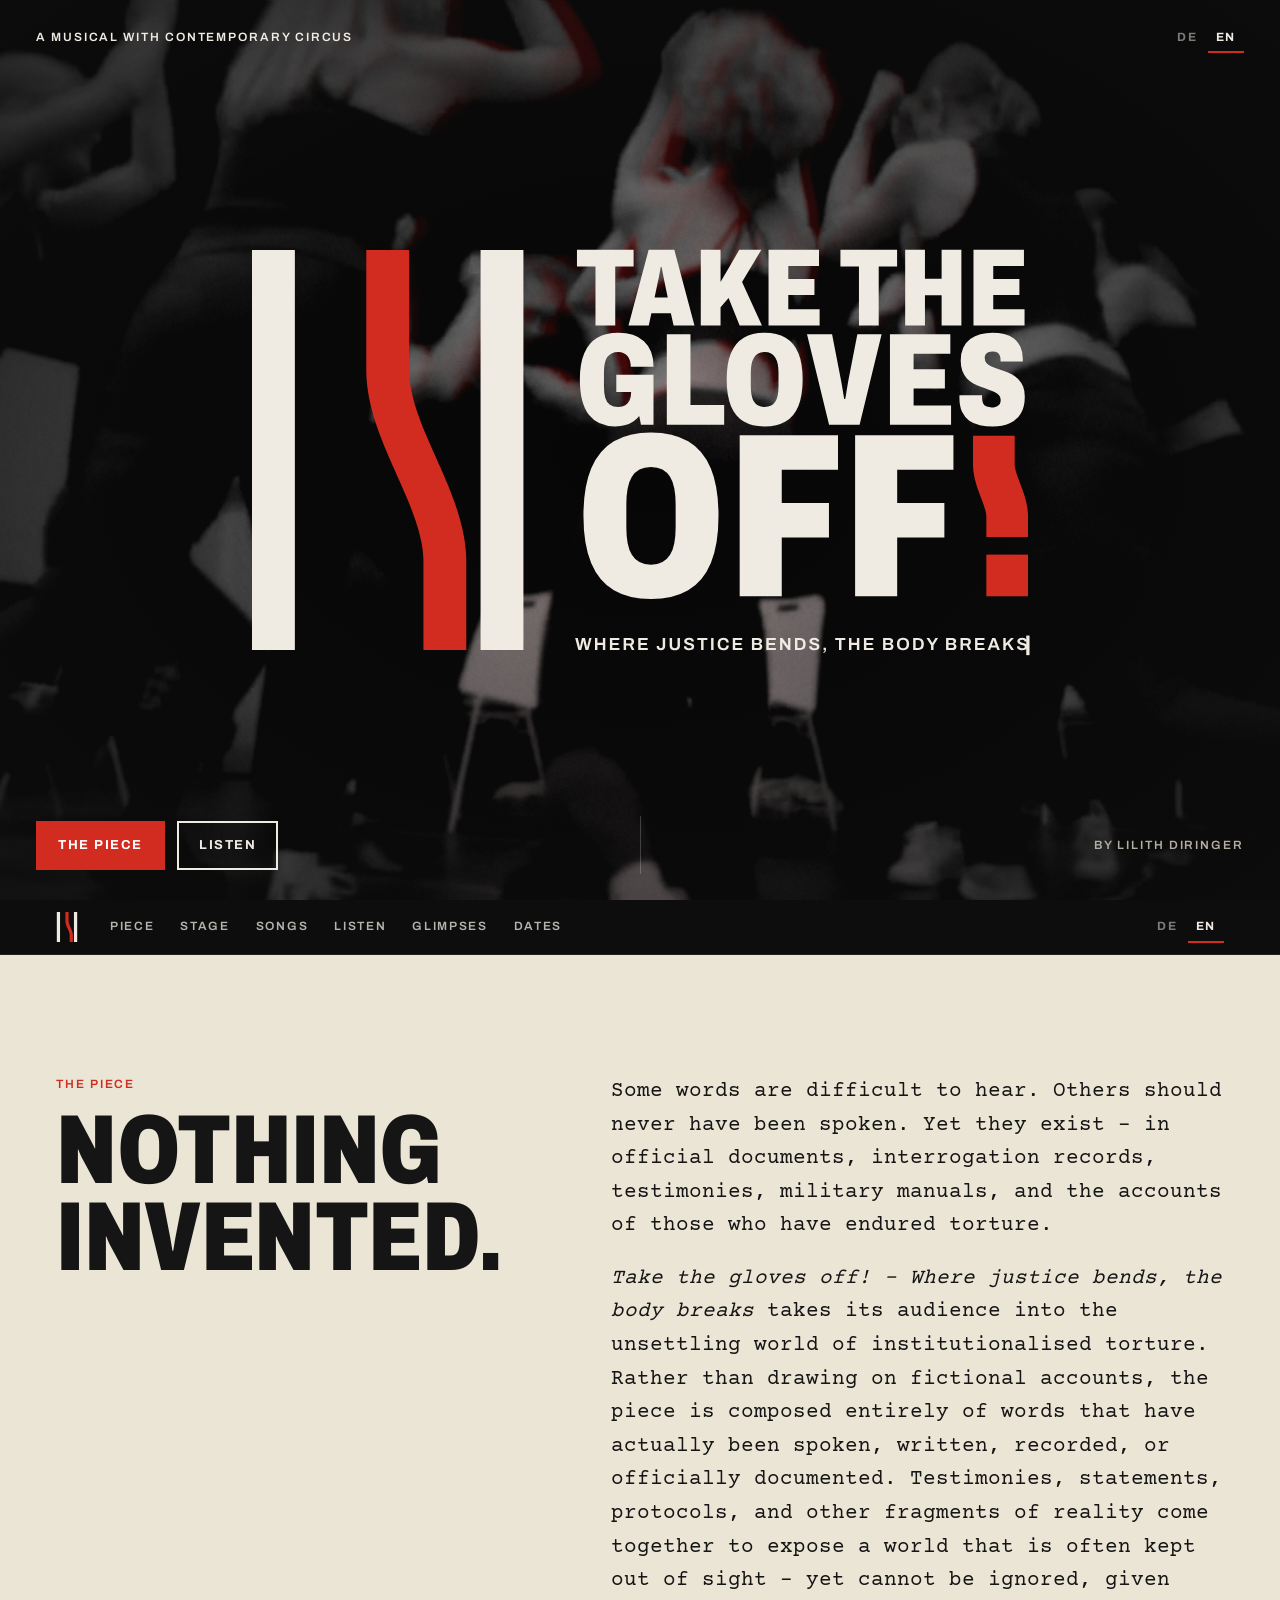
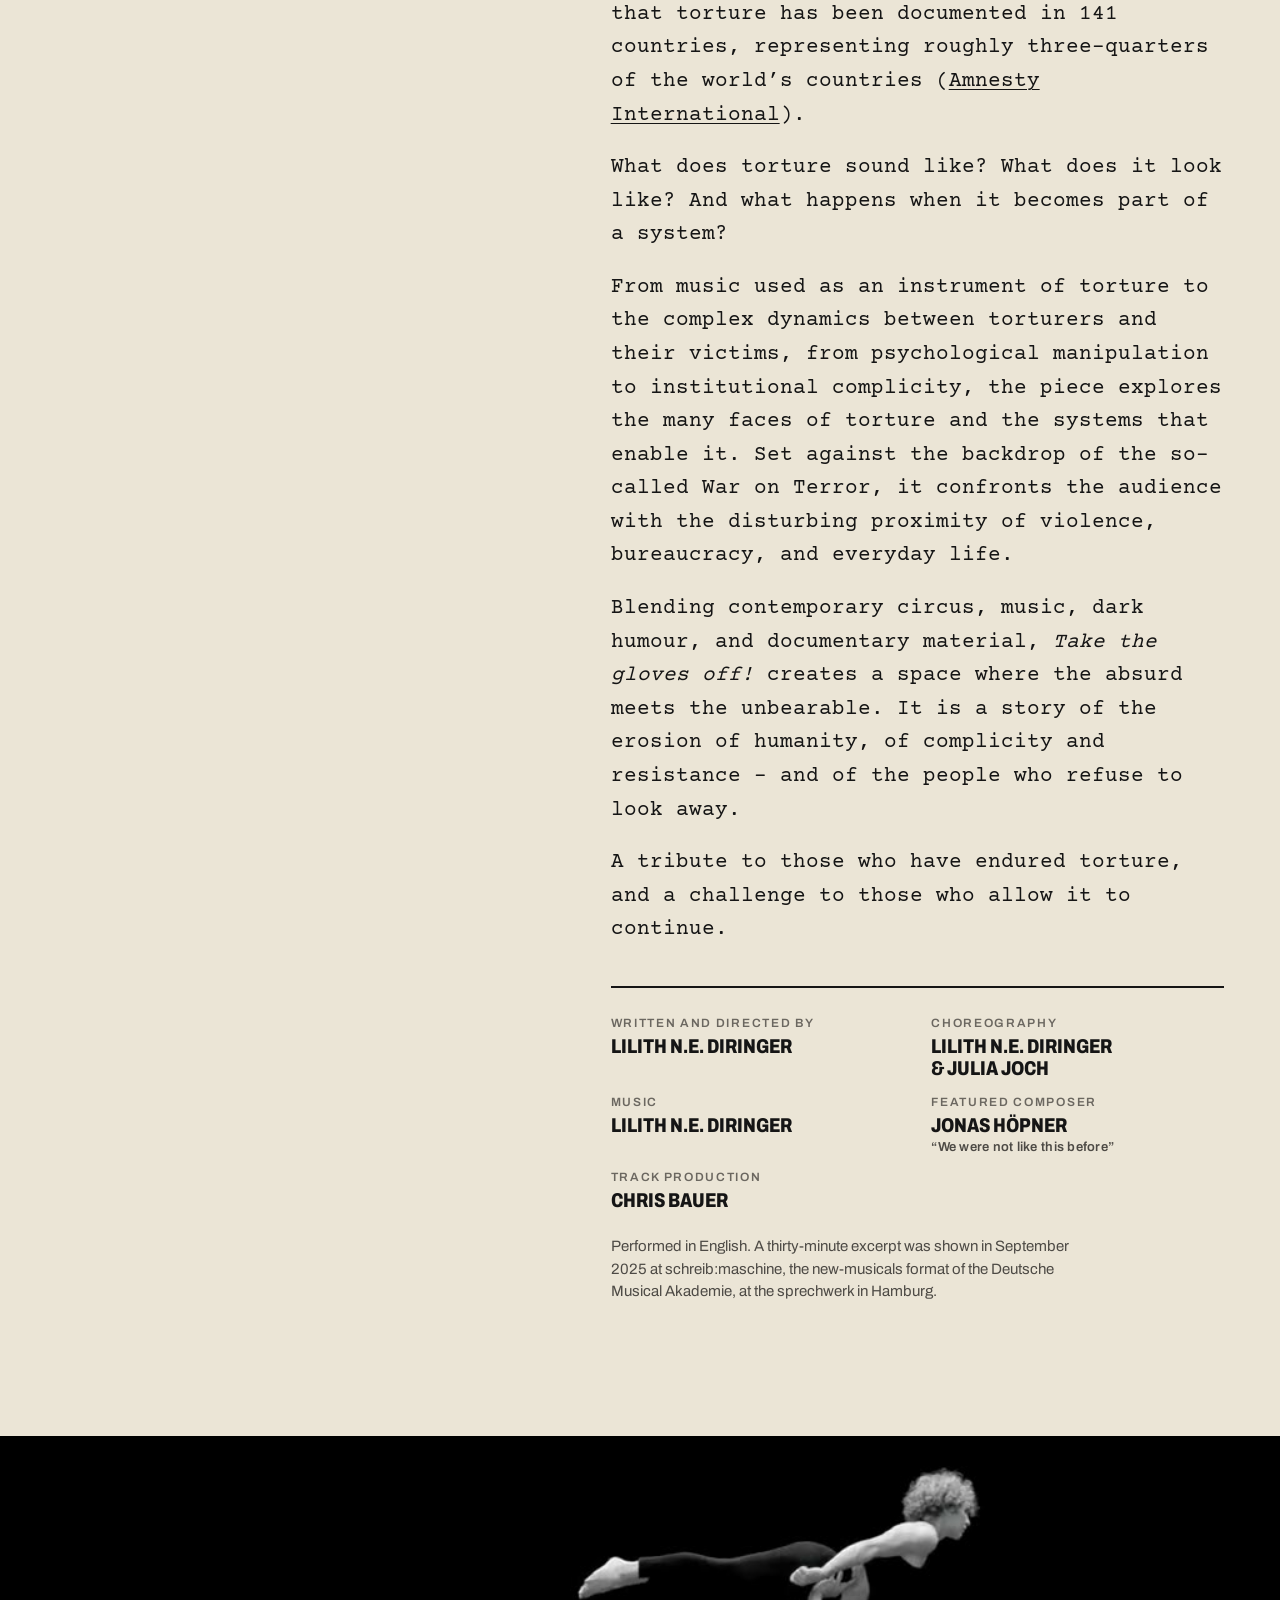
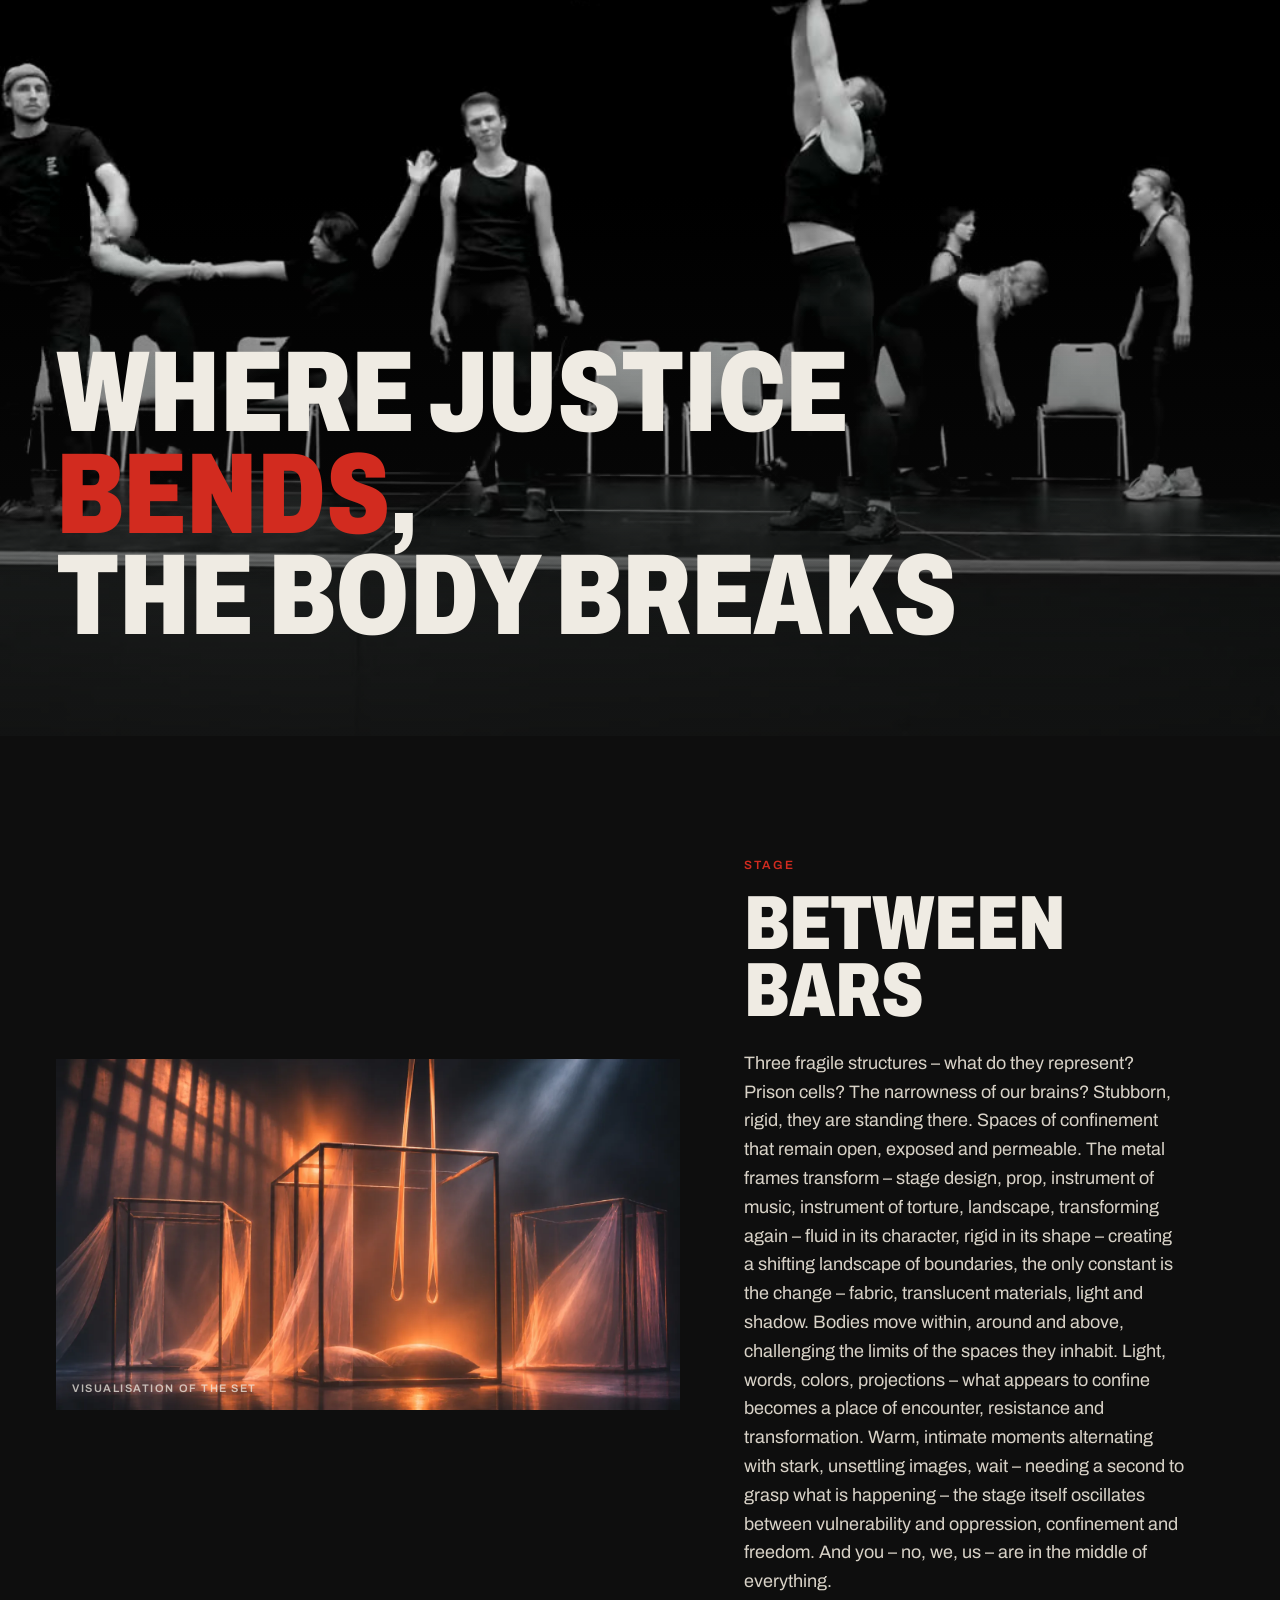
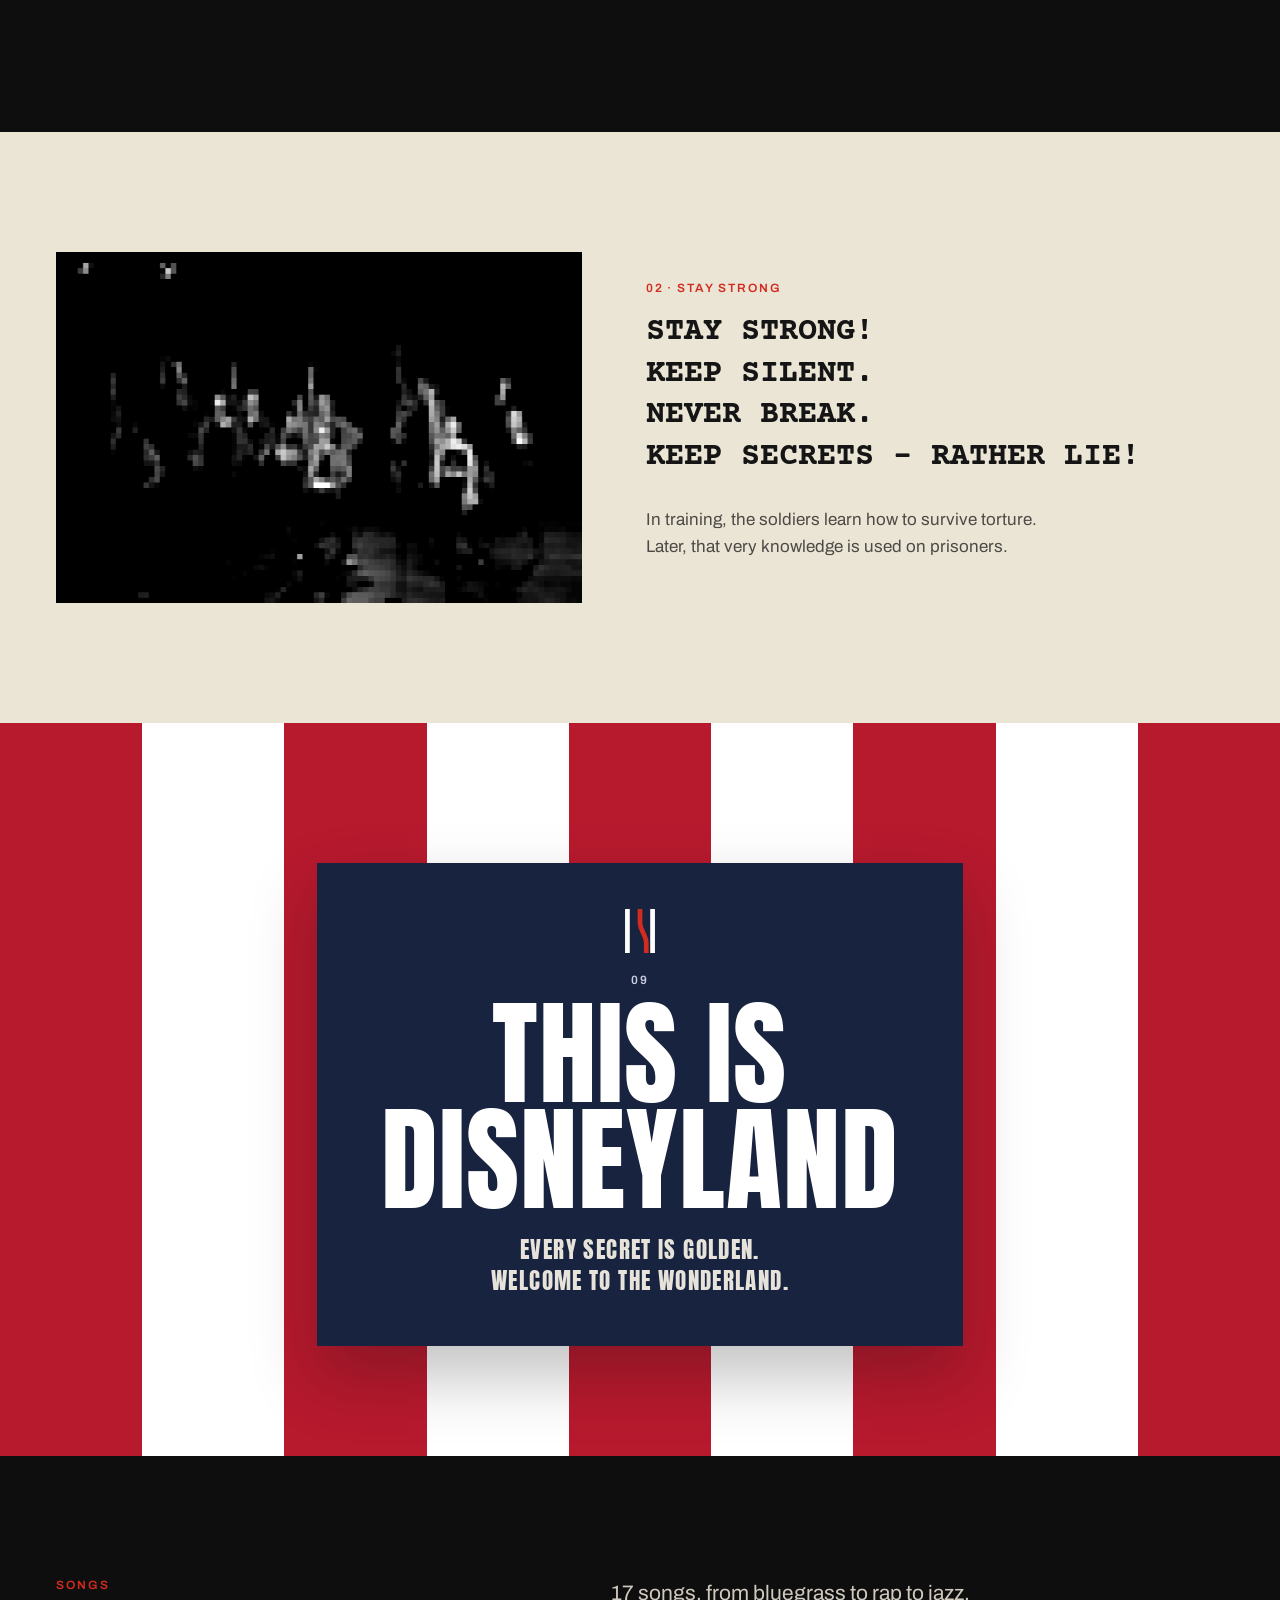
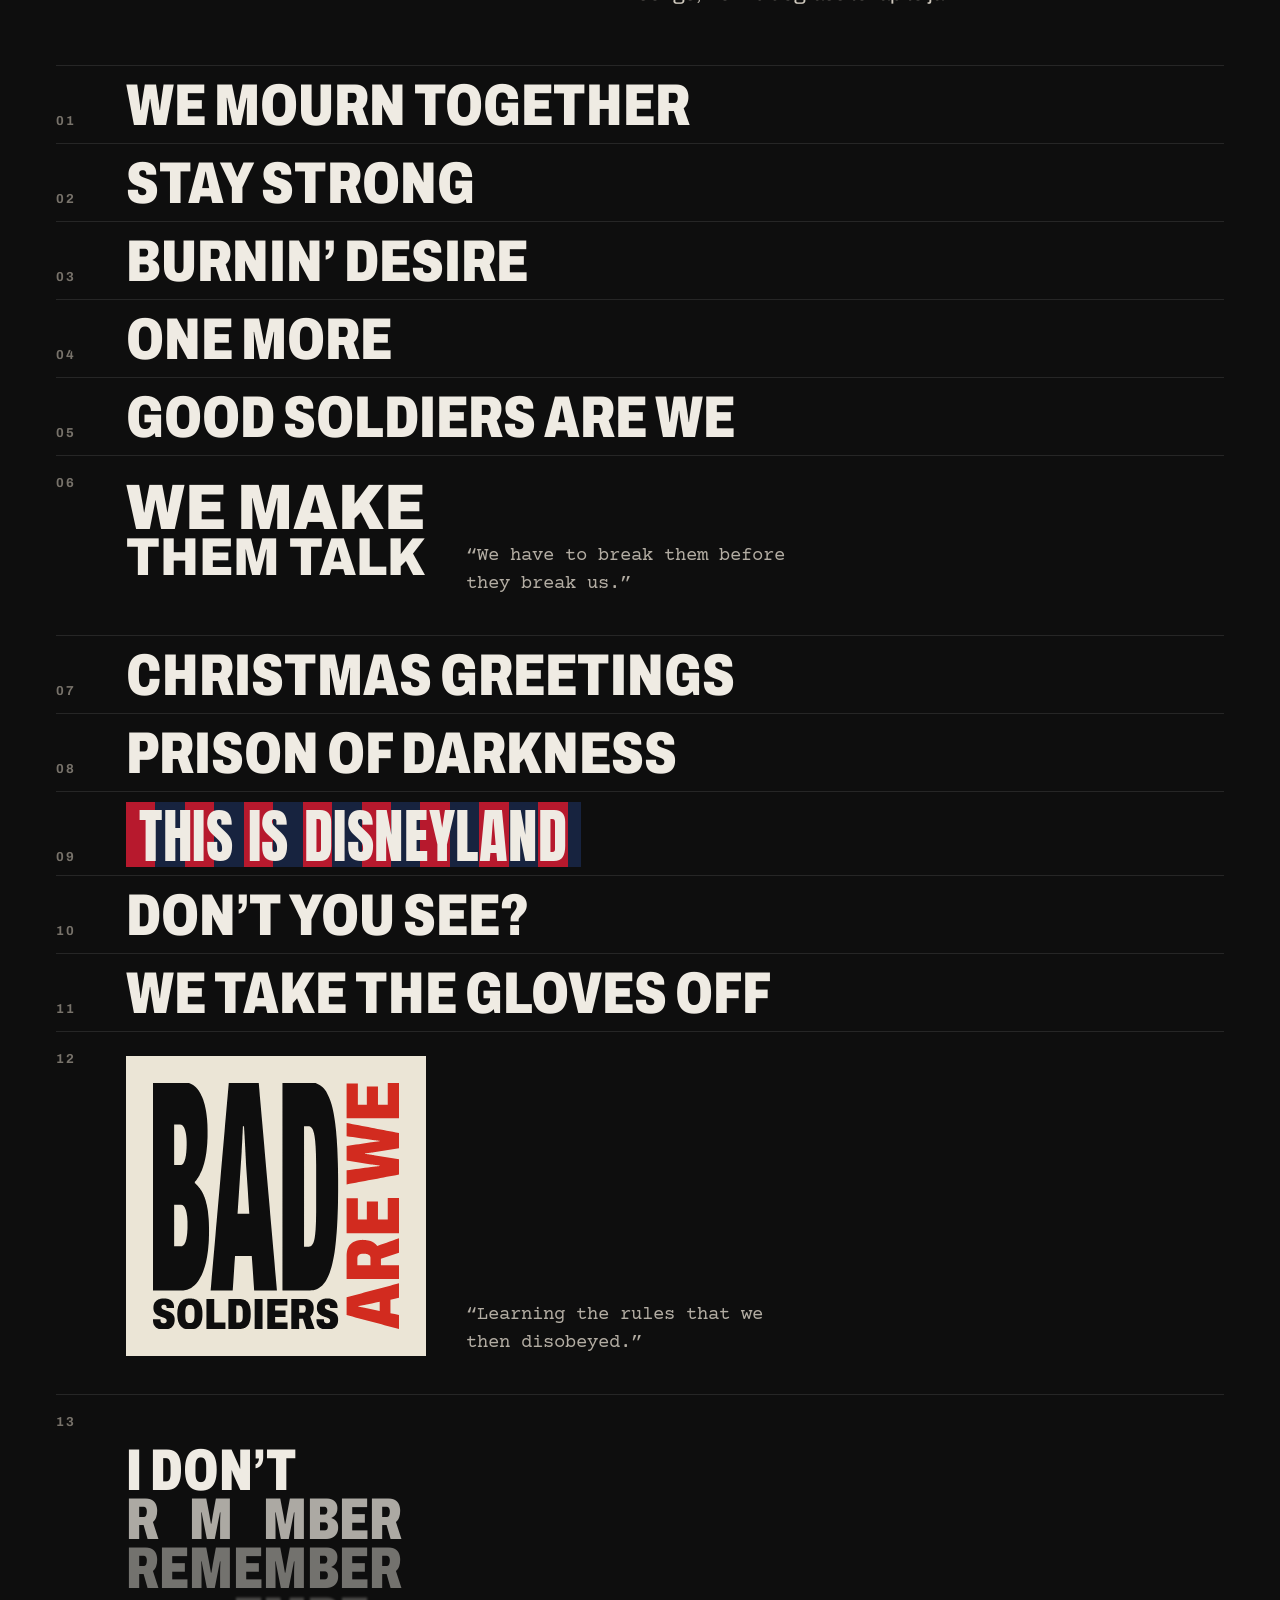
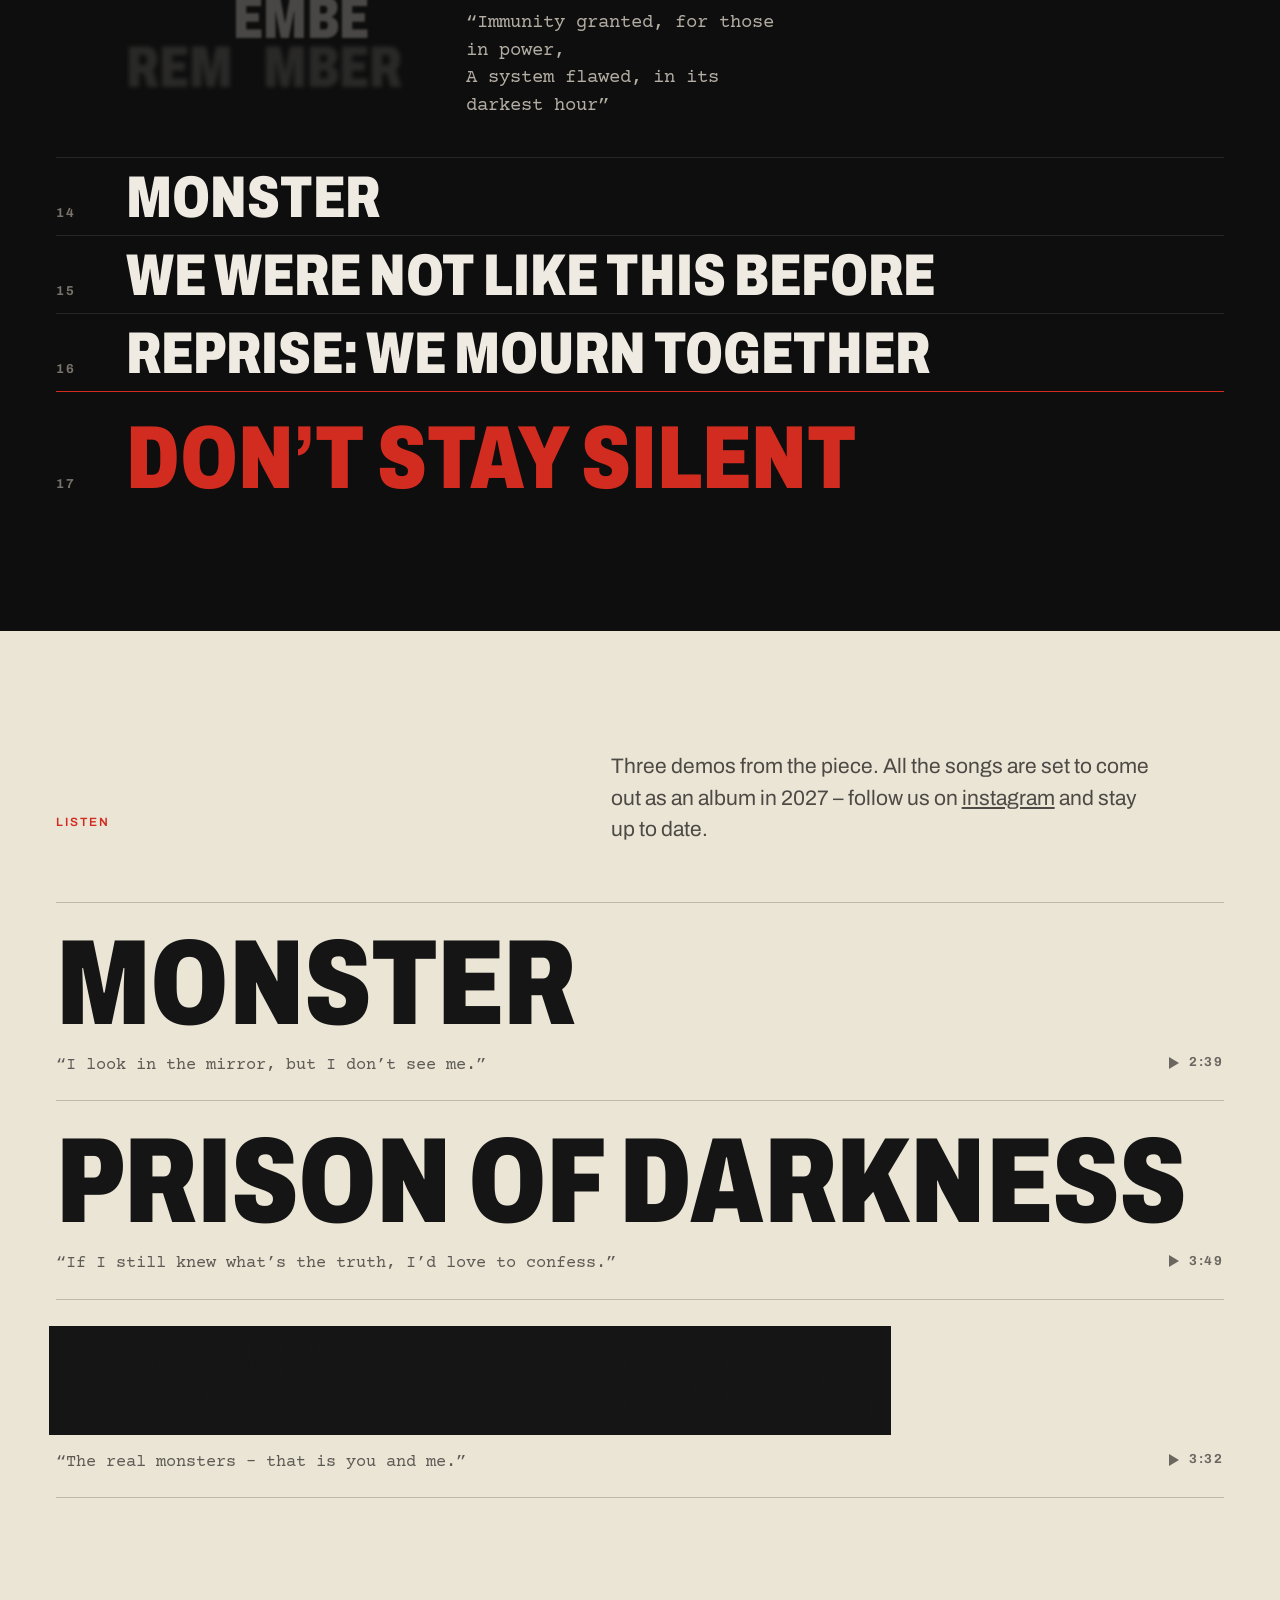
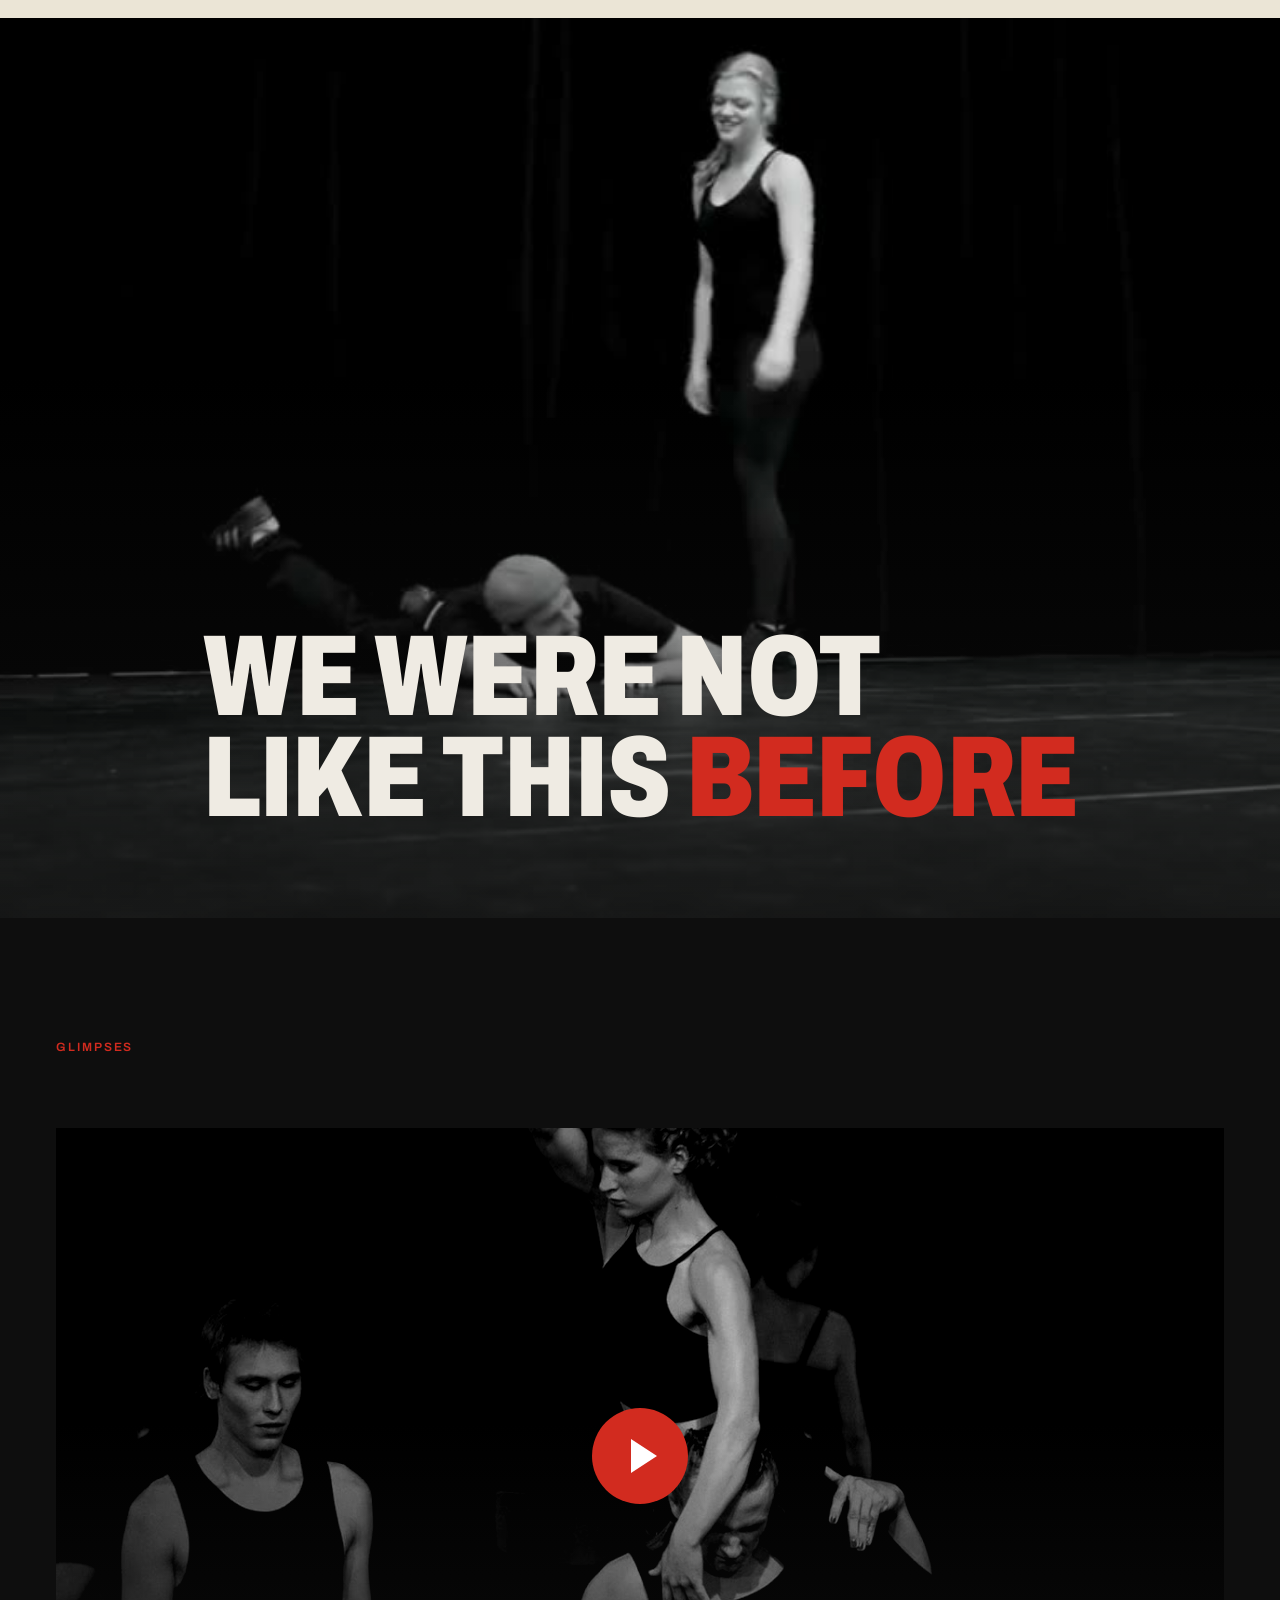
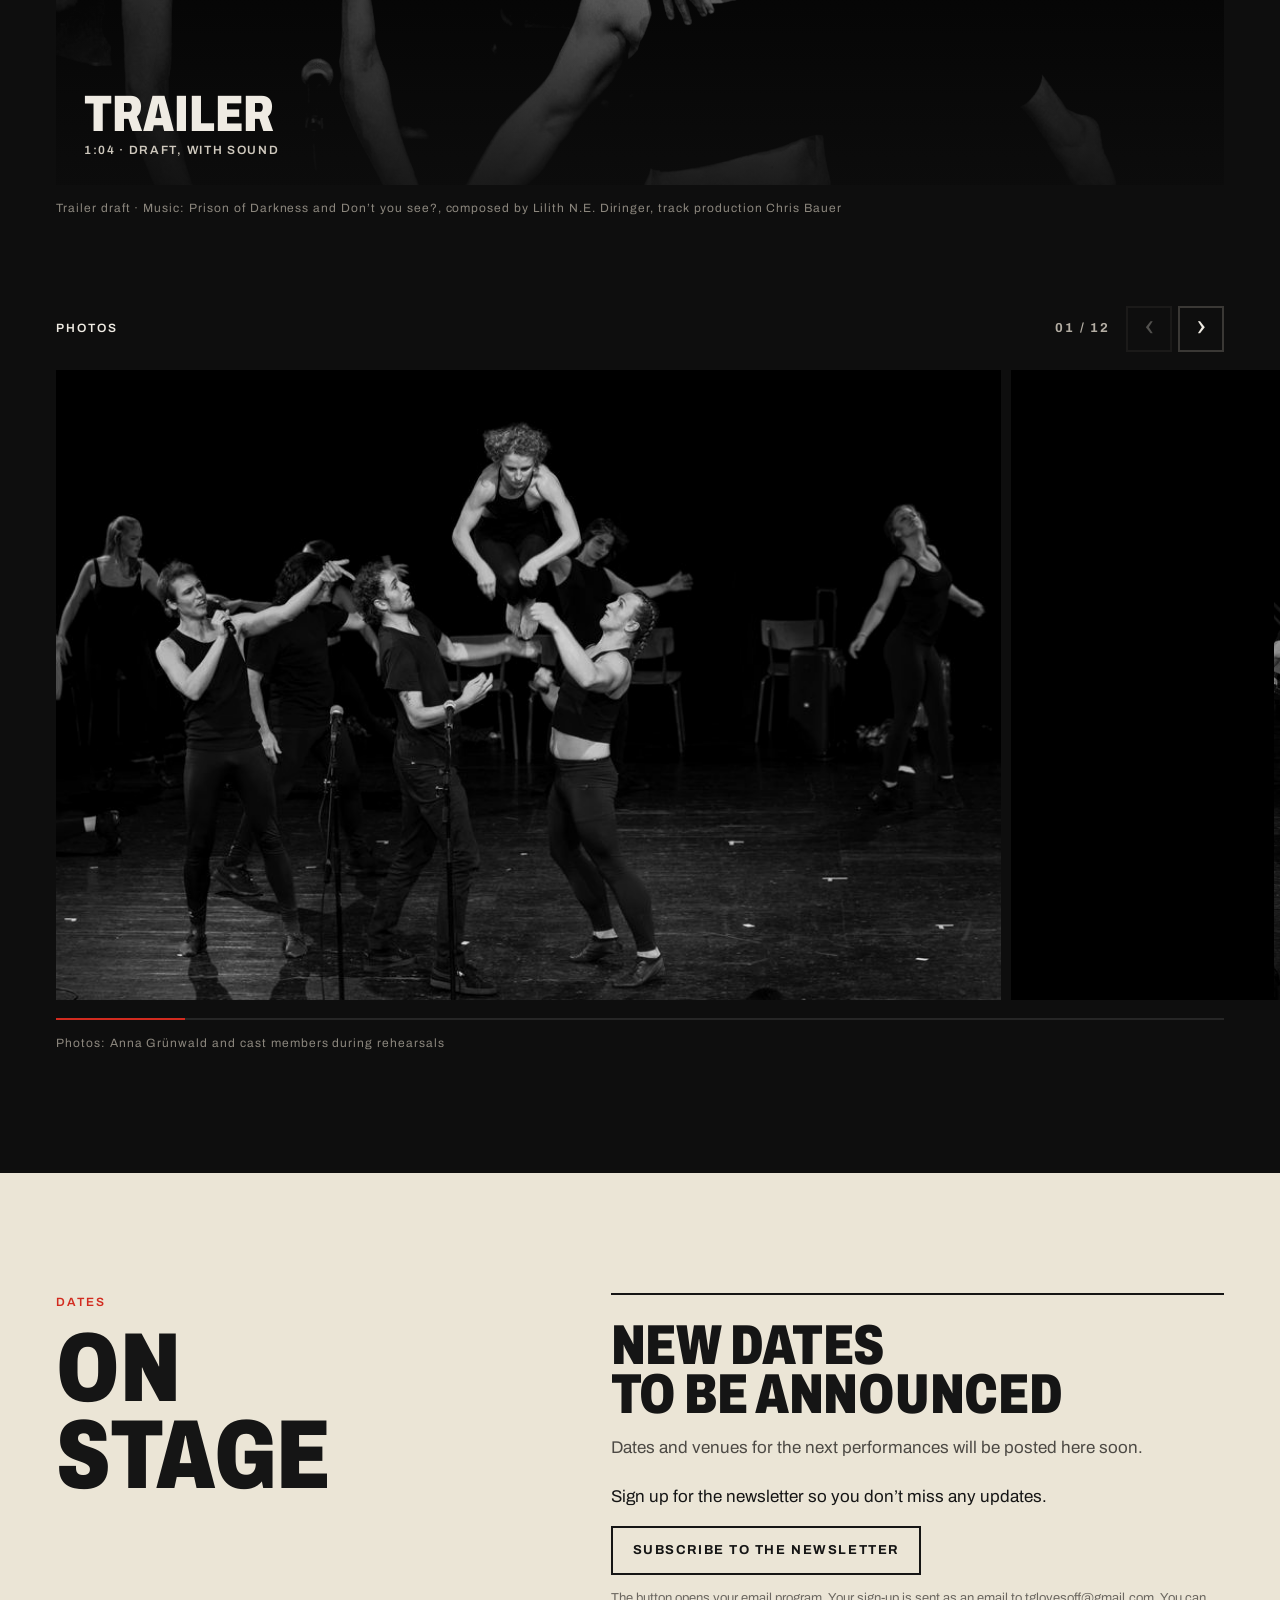
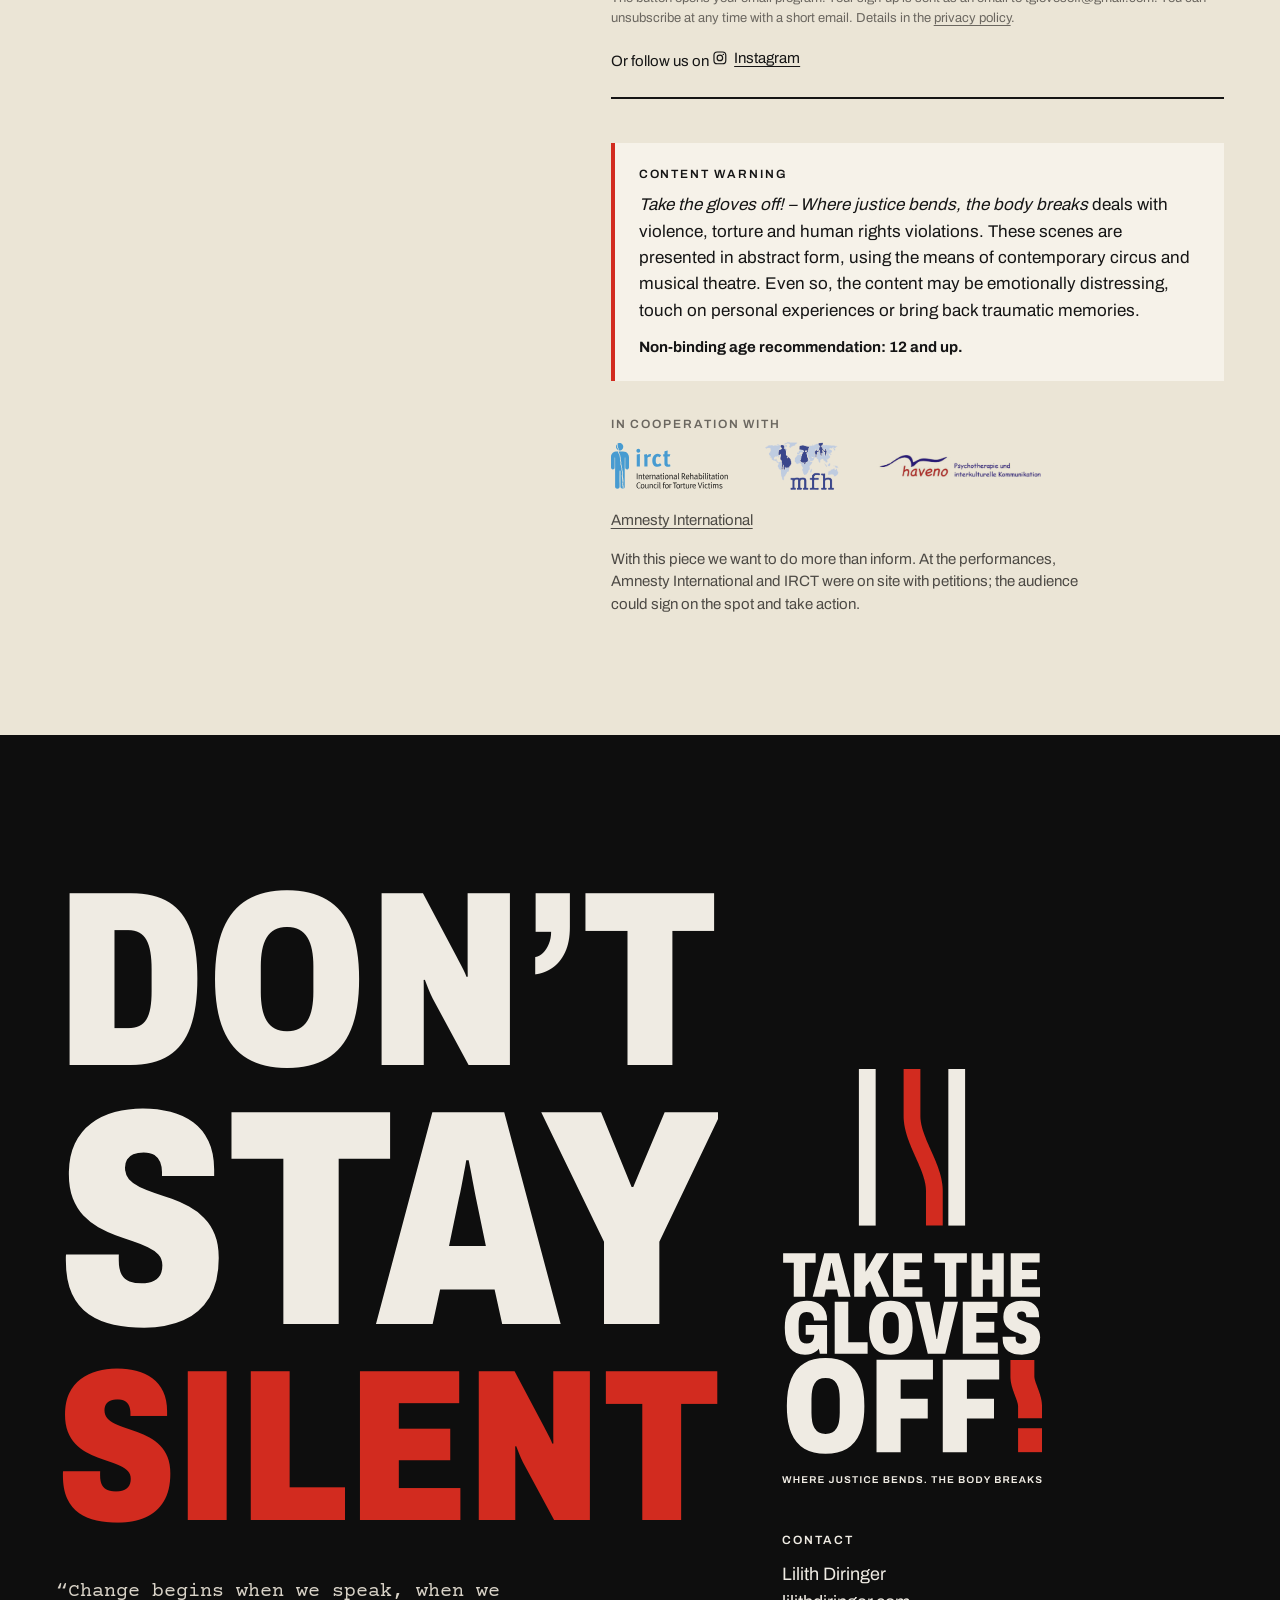
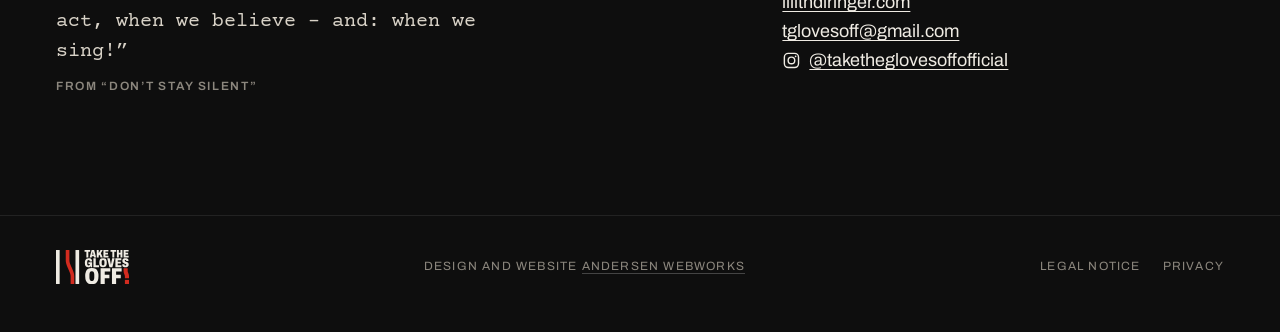
<file: index.html>
<!doctype html>
<html lang="de">
<head>
<meta name="robots" content="noindex, nofollow">
<meta charset="utf-8">
<meta name="viewport" content="width=device-width, initial-scale=1">
<script>
(function () {
  var l = null; try { l = localStorage.getItem('ttgo-lang'); } catch (e) {}
  if (!l) l = (navigator.language || 'de').toLowerCase().indexOf('de') === 0 ? 'de' : 'en';
  document.documentElement.lang = l;
  document.documentElement.classList.add('intro');
})();
</script>
<title>Take the gloves off! – Musiktheater von Lilith Diringer</title>
<meta name="description" content="Take the gloves off! Musiktheater mit zeitgenössischem Circus von Lilith Diringer.">
<meta property="og:title" content="Take the gloves off!">
<meta property="og:description" content="Where justice bends, the body breaks. Musiktheater mit zeitgenössischem Circus von Lilith Diringer.">
<meta property="og:image" content="assets/video/hero-standbild.jpg">
<link rel="icon" href="assets/icon/favicon.ico" sizes="32x32">
<link rel="icon" href="assets/icon/favicon.svg" type="image/svg+xml">
<link rel="apple-touch-icon" href="assets/icon/apple-touch-icon.png">
<meta name="theme-color" content="#0e0e0e">
<link rel="stylesheet" href="assets/lp.css">
</head>
<body>

<svg width="0" height="0" style="position:absolute" aria-hidden="true">
  <symbol id="mark" viewBox="21.5 8 57 84">
    <rect x="21.5" y="8" width="9" height="84" fill="currentColor"/>
    <path d="M45.50 8.00 L45.50 33.20 L45.51 34.06 L45.55 34.92 L45.62 35.77 L45.71 36.61 L45.82 37.45 L45.95 38.28 L46.10 39.10 L46.27 39.92 L46.46 40.73 L46.66 41.54 L46.88 42.34 L47.11 43.14 L47.35 43.92 L47.61 44.71 L47.87 45.49 L48.15 46.26 L48.44 47.03 L48.73 47.79 L49.03 48.55 L49.33 49.31 L49.65 50.06 L49.96 50.80 L50.28 51.55 L50.60 52.28 L50.92 53.02 L51.25 53.75 L51.57 54.47 L51.89 55.19 L52.21 55.91 L52.53 56.63 L52.84 57.34 L53.15 58.04 L53.46 58.75 L53.76 59.44 L54.05 60.14 L54.34 60.83 L54.62 61.51 L54.88 62.19 L55.14 62.87 L55.39 63.54 L55.63 64.21 L55.86 64.87 L56.07 65.52 L56.27 66.18 L56.46 66.82 L56.64 67.46 L56.79 68.09 L56.94 68.72 L57.07 69.34 L57.18 69.96 L57.28 70.57 L57.36 71.17 L57.42 71.77 L57.46 72.36 L57.49 72.94 L57.50 73.52 L57.50 92.00 L66.50 92.00 L66.50 73.52 L66.49 72.66 L66.45 71.80 L66.38 70.95 L66.29 70.11 L66.18 69.27 L66.05 68.44 L65.90 67.62 L65.73 66.80 L65.54 65.99 L65.34 65.18 L65.12 64.38 L64.89 63.58 L64.65 62.80 L64.39 62.01 L64.13 61.23 L63.85 60.46 L63.56 59.69 L63.27 58.93 L62.97 58.17 L62.67 57.41 L62.35 56.66 L62.04 55.92 L61.72 55.17 L61.40 54.44 L61.08 53.70 L60.75 52.97 L60.43 52.25 L60.11 51.53 L59.79 50.81 L59.47 50.09 L59.16 49.38 L58.85 48.68 L58.54 47.97 L58.24 47.28 L57.95 46.58 L57.66 45.89 L57.38 45.21 L57.12 44.53 L56.86 43.85 L56.61 43.18 L56.37 42.51 L56.14 41.85 L55.93 41.20 L55.73 40.54 L55.54 39.90 L55.36 39.26 L55.21 38.63 L55.06 38.00 L54.93 37.38 L54.82 36.76 L54.72 36.15 L54.64 35.55 L54.58 34.95 L54.54 34.36 L54.51 33.78 L54.50 33.20 L54.50 8.00 Z" fill="#d22b1f"/>
    <rect x="69.5" y="8" width="9" height="84" fill="currentColor"/>
  </symbol>
</svg>

<header class="hero" id="top">
  <div class="fxwrap" id="heroFx">
    <img id="heroVid" src="assets/video/hero-standbild.jpg" width="1280" height="720" alt="" aria-hidden="true" decoding="async">
  </div>
  <div class="top">
    <div class="kicker"><span data-l="de">Musiktheater mit zeitgenössischem Circus</span><span data-l="en">A musical with contemporary circus</span></div>
    <div class="lang" role="group" aria-label="Sprache / Language"><button type="button" data-set="de">DE</button><button type="button" data-set="en">EN</button></div>
  </div>
  <div class="in">
    <svg class="mark zeichen-kopf" data-ink="#efebe3" viewBox="21.5 8 57 84" role="img" aria-label="Bildmarke: drei Stäbe, der mittlere biegt sich">
      <rect x="21.5" y="8" width="9" height="84" fill="#efebe3"/>
      <path class="z-stab" d="M45.50 8.00 L45.50 33.20 L45.51 34.06 L45.55 34.92 L45.62 35.77 L45.71 36.61 L45.82 37.45 L45.95 38.28 L46.10 39.10 L46.27 39.92 L46.46 40.73 L46.66 41.54 L46.88 42.34 L47.11 43.14 L47.35 43.92 L47.61 44.71 L47.87 45.49 L48.15 46.26 L48.44 47.03 L48.73 47.79 L49.03 48.55 L49.33 49.31 L49.65 50.06 L49.96 50.80 L50.28 51.55 L50.60 52.28 L50.92 53.02 L51.25 53.75 L51.57 54.47 L51.89 55.19 L52.21 55.91 L52.53 56.63 L52.84 57.34 L53.15 58.04 L53.46 58.75 L53.76 59.44 L54.05 60.14 L54.34 60.83 L54.62 61.51 L54.88 62.19 L55.14 62.87 L55.39 63.54 L55.63 64.21 L55.86 64.87 L56.07 65.52 L56.27 66.18 L56.46 66.82 L56.64 67.46 L56.79 68.09 L56.94 68.72 L57.07 69.34 L57.18 69.96 L57.28 70.57 L57.36 71.17 L57.42 71.77 L57.46 72.36 L57.49 72.94 L57.50 73.52 L57.50 92.00 L66.50 92.00 L66.50 73.52 L66.49 72.66 L66.45 71.80 L66.38 70.95 L66.29 70.11 L66.18 69.27 L66.05 68.44 L65.90 67.62 L65.73 66.80 L65.54 65.99 L65.34 65.18 L65.12 64.38 L64.89 63.58 L64.65 62.80 L64.39 62.01 L64.13 61.23 L63.85 60.46 L63.56 59.69 L63.27 58.93 L62.97 58.17 L62.67 57.41 L62.35 56.66 L62.04 55.92 L61.72 55.17 L61.40 54.44 L61.08 53.70 L60.75 52.97 L60.43 52.25 L60.11 51.53 L59.79 50.81 L59.47 50.09 L59.16 49.38 L58.85 48.68 L58.54 47.97 L58.24 47.28 L57.95 46.58 L57.66 45.89 L57.38 45.21 L57.12 44.53 L56.86 43.85 L56.61 43.18 L56.37 42.51 L56.14 41.85 L55.93 41.20 L55.73 40.54 L55.54 39.90 L55.36 39.26 L55.21 38.63 L55.06 38.00 L54.93 37.38 L54.82 36.76 L54.72 36.15 L54.64 35.55 L54.58 34.95 L54.54 34.36 L54.51 33.78 L54.50 33.20 L54.50 8.00 Z" fill="#d22b1f"/>
      <g class="z-figuren"></g>
      <rect x="69.5" y="8" width="9" height="84" fill="#efebe3"/>
    </svg>
    <svg class="wordmark" viewBox="0.00 0.00 600.00 529.77" role="img" aria-label="Take the gloves off! Where justice bends, the body breaks"><path d="M27.12611843220756 99.95143273433705V21.759625353125344H2.5974421086619355V-0.24589093174965626H77.64329921568176V21.759625353125344H53.306836086665044V99.95143273433705Z M70.8494798340457 99.95143273433705 97.52506051843986 -0.24589093174965626H131.53318107099196L158.24202132086086 99.95143273433705H130.5727910219668L126.9680834470761 83.63148526059243H101.17511101693074L97.66242750180815 99.95143273433705ZM105.4104943568409 63.0509422119524H122.83288924192676L118.22576486352233 40.67803009324074Q117.91902985487128 39.29320630835003 117.49597529637808 37.10272939909191Q117.07292073788489 34.912252489833804 116.597727601131 32.301089268914104Q116.12253446437711 29.689926047994405 115.62233576646067 27.093348598931804Q115.12213706854422 24.496771149869204 114.71112490337181 22.41568824166866H113.55326516411732Q113.12999990219166 25.049818497134837 112.51602503296935 28.36819557005365Q111.90205016374705 31.686572642972465 111.27348952266765 34.938303326564586Q110.64492888158824 38.19003401015671 110.0386252039668 40.67803009324074Z M166.5989556840579 99.95143273433705V-0.24589093174965626H192.7796733385154V42.4754584686683L217.5835981769664 -0.24589093174965626H246.82529300321013L221.25388074697022 42.26277807836916L247.59581492559724 99.95143273433705H218.04667359535532L203.41513545377677 63.71332068880996L192.7796733385154 75.68224907326663V99.95143273433705Z M256.3298347535905 99.95143273433705V-0.24589093174965626H323.1681862665995V21.27069474250844H282.51055240804794V38.44881287589125H317.1422726787255V59.69643253559854H282.51055240804794V78.43484706007895H323.9707911605104V99.95143273433705Z  M376.0819222204543 99.95143273433705V21.759625353125344H351.5532458969087V-0.24589093174965626H426.5991030039286V21.759625353125344H402.2626398749118V99.95143273433705Z M437.3128944893032 99.95143273433705V-0.24589093174965626H463.4936121437607V38.15576207469885H485.57899786523967V-0.24589093174965626H511.7387090509757V99.95143273433705H485.57899786523967V60.09026076852724H463.4936121437607V99.95143273433705Z M527.7722825437799 99.95143273433705V-0.24589093174965626H594.6106340567889V21.27069474250844H553.9530001982373V38.44881287589125H588.5847204689148V59.69643253559854H553.9530001982373V78.43484706007895H595.4132389506998V99.95143273433705Z" fill="#efebe3"/><path d="M53.09253852057686 233.65441024223082Q30.224039716728896 233.65441024223082 18.318261997327664 218.31517808598113Q6.412484277926431 202.97594592973147 6.412484277926431 171.61923526130232Q6.412484277926431 150.47432229712916 12.265589986558364 136.76165349889536Q18.118695695190297 123.04898470066153 29.48341475638911 116.30395279592379Q40.84813381758792 109.55892089118605 57.34087678797887 109.55892089118605Q68.00460723970076 109.55892089118605 76.59561471930772 112.35893108656313Q85.18662219891469 115.15894128194023 91.331945114169 120.77143150482458Q97.47726802942331 126.38392172770892 100.75411789294628 134.85881873570517Q104.03096775646925 143.33371574370142 104.03096775646925 154.67301381364618H73.83190062946097Q73.83190062946097 150.40865598989433 72.84555842072007 146.8535961775614Q71.85921621197915 143.29853636522847 69.79390047068375 140.6870929102815Q67.72858472938837 138.07564945533454 64.64199459126647 136.6423928620477Q61.555404453144554 135.20913626876086 57.269918637994905 135.20913626876086Q52.10115162309815 135.20913626876086 48.44498406728663 136.9364586129297Q44.78881651147512 138.66378095709857 42.55696252417128 142.12097166797116Q40.32510853686745 145.57816237884376 39.340508446656 150.7189426537762Q38.355908356444566 155.85972292870866 38.355908356444566 162.76135291625735V180.54206021861694Q38.355908356444566 189.80844048668726 40.202366926406086 195.90470277205782Q42.04882549636761 202.0009650574284 46.22395109278073 205.00257996104222Q50.39907668919385 208.004194864656 57.26393254403977 208.004194864656Q62.9598278321696 208.004194864656 66.70283388862843 205.58212861741103Q70.44583994508726 203.16006237016606 72.36331725702561 198.892654207265Q74.28079456896396 194.62524604436393 74.28079456896396 189.23096461172076V188.07769942899617H54.700120387123064V165.3421245121466H103.98068897809375V231.56199524659002H87.3925950076129L85.06449455786708 219.90248670316808Q81.71593177391325 224.04461869150722 77.21522042516428 227.13281667401594Q72.7145090764153 230.22101465652466 66.79331711716722 231.93771244937773Q60.87212515791916 233.65441024223082 53.09253852057686 233.65441024223082Z M121.60839857801523 231.56199524659002V111.65133588682686H152.94004498924915V205.2123369165856H197.57600144500202V231.56199524659002Z M251.1554002242184 233.65441024223082Q234.73637587315326 233.65441024223082 223.55126250590462 227.10449763945616Q212.36614913865597 220.5545850366815 206.62795867001165 206.8097969530837Q200.88976820136736 193.0650088694859 200.88976820136736 171.61923526130232Q200.88976820136736 150.1092230823907 206.62795867001165 136.39655428415693Q212.36614913865597 122.68388548592313 223.55126250590462 116.12140318855458Q234.73637587315326 109.55892089118605 251.1554002242184 109.55892089118605Q267.66380253519924 109.55892089118605 278.8840789636946 116.12140318855458Q290.10435539219 122.68388548592313 295.78748118804657 136.39655428415693Q301.47060698390317 150.1092230823907 301.47060698390317 171.61923526130232Q301.47060698390317 193.0650088694859 295.78748118804657 206.8097969530837Q290.10435539219 220.5545850366815 278.8840789636946 227.10449763945616Q267.66380253519924 233.65441024223082 251.1554002242184 233.65441024223082ZM251.1554002242184 208.004194864656Q256.2415808725066 208.004194864656 259.7319142238514 206.10983652113086Q263.22224757519615 204.21547817760572 265.39719490871914 200.66072781575156Q267.5721422422421 197.10597745389742 268.55699449076064 192.0028064002829Q269.54184673927926 186.8996353466684 269.54184673927926 180.50644527413567V162.7110741378819Q269.54184673927926 156.30322023145493 268.55699449076064 151.23521223908713Q267.5721422422421 146.16720424671934 265.39719490871914 142.58252860126524Q263.22224757519615 138.99785295581114 259.7319142238514 137.103494612286Q256.2415808725066 135.20913626876086 251.1554002242184 135.20913626876086Q246.09435896511792 135.20913626876086 242.59145591917928 137.103494612286Q239.08855287324062 138.99785295581114 236.93839290813455 142.58252860126524Q234.78823294302848 146.16720424671934 233.810712611457 151.23521223908713Q232.8331922798855 156.30322023145493 232.8331922798855 162.7110741378819V180.50644527413567Q232.8331922798855 186.8996353466684 233.810712611457 192.0028064002829Q234.78823294302848 197.10597745389742 236.93839290813455 200.66072781575156Q239.08855287324062 204.21547817760572 242.59145591917928 206.10983652113086Q246.09435896511792 208.004194864656 251.1554002242184 208.004194864656Z M336.4820295140965 231.56199524659002 307.2816352586488 111.65133588682686H340.4938014050411L352.5674143145161 173.77215315982463Q353.09490606695437 176.62100946552653 353.7836917244879 180.9173686177259Q354.47247738202134 185.21372776992533 355.2481948393994 189.61945979277868Q356.0239122967774 194.025191815632 356.5257603434136 197.49040039054066H357.9114233501703Q358.4479825748187 194.49095657182224 359.1113766848573 190.35581601084561Q359.77477079489586 186.22067544986902 360.513483210034 181.80630328944886Q361.2521956251721 177.39193112902868 361.8551055451736 173.78681699371884L373.96362935758816 111.65133588682686H406.0916971827759L376.9408776641619 231.56199524659002Z M417.13637300647645 231.56199524659002V111.65133588682686H497.1248448258809V137.40120505468354H448.46801941771037V157.9590343116642H489.9133620723601V183.38701971087215H448.46801941771037V205.81212607873334H498.08535832577195V231.56199524659002Z M553.5282944115536 233.65441024223082Q544.2922471810551 233.65441024223082 536.2738248879948 231.95941347161983Q528.2554025949346 230.26441670100883 522.1603011658842 226.03619938712262Q516.0651997368337 221.80798207323642 512.6048506293591 214.38538667809252Q509.1445015218846 206.96279128294861 509.1445015218846 195.4721788143289Q509.1445015218846 194.98936947858203 509.15183343883166 193.96475327745233Q509.1591653557788 192.94013707632263 509.2937300490002 192.25732924500323H539.179676287883Q539.1301015510492 193.03560258800383 539.122769634102 193.88290695941112Q539.115437717155 194.73021133081838 539.115437717155 195.48823760477362Q539.115437717155 200.67470066188503 540.7141617722582 203.50814162669107Q542.3128858273612 206.34158259149712 545.224798598701 207.43139026338247Q548.1367113700408 208.5211979352678 551.9954332706714 208.5211979352678Q554.0713965529031 208.5211979352678 555.8537754112466 208.17978745634161Q557.6361542695901 207.83837697741546 559.1184731244832 207.06338644207182Q560.6007919793765 206.2883959067282 561.6731736435511 205.08750925268504Q562.7455553077258 203.88662259864188 563.2840629390976 202.19245761682478Q563.8225705704692 200.4982926350077 563.8225705704692 198.34102676732377Q563.8225705704692 194.6551435159274 561.5894181892575 192.23612104456515Q559.3562658080456 189.8170985732029 555.591368831129 188.04058951999673Q551.8264718542124 186.26408046679057 547.1142286878102 184.6791491863169Q542.4019855214079 183.0942179058432 537.333926763759 181.2379632371626Q532.26586800611 179.381708568482 527.5536248397078 176.71636292879006Q522.8413816733056 174.05101728909813 519.076484696389 170.06814076337886Q515.3115877194724 166.0852642376596 513.0784353382605 160.34769266997287Q510.8452829570487 154.61012110228614 510.8452829570487 146.59649286225124Q510.8452829570487 136.51149900427967 514.207180069131 129.44422144703466Q517.5690771812133 122.37694388978966 523.4787948150268 117.98538110179997Q529.3885124488404 113.59381831381029 536.9023949401526 111.53387462430433Q544.4162774314647 109.47393093479839 552.7202481899244 109.47393093479839Q561.1156959063921 109.47393093479839 568.4305229754477 111.36354269075815Q575.7453500445032 113.2531544467179 581.2681250085805 117.32420713746333Q586.7908999726578 121.39525982820878 589.9327905518965 127.9777894696953Q593.0746811311351 134.5603191111818 593.1242558679688 143.94615488223528V147.70965363915616H563.5870454616929V145.94260664922302Q563.5870454616929 142.42599926906024 562.5933647727384 139.84678482502864Q561.5996840837839 137.26757038099706 559.3690253281031 135.82404782043176Q557.1383665724225 134.3805252598665 553.2374509854636 134.3805252598665Q549.7376490075793 134.3805252598665 547.3399542525423 135.42868116441022Q544.9422594975052 136.47683706895396 543.8009925375009 138.41424869963768Q542.6597255774966 140.3516603303214 542.6597255774966 143.07255033807212Q542.6597255774966 146.89489755585475 544.8928779587084 149.5041470090377Q547.1260303399202 152.11339646222063 550.9334222950307 153.91773665972642Q554.7408142501412 155.72207685723222 559.4530574165433 157.29967622075878Q564.1653005829455 158.87727558428537 569.1908643624006 160.67871773848543Q574.2164281418558 162.4801598926855 578.928671308258 165.04610390040273Q583.6409144746602 167.61204790811993 587.4483064297706 171.46769165756484Q591.255698384881 175.32333540700978 593.4888507660929 180.85721795387116Q595.7220031473048 186.39110050073253 595.7220031473048 194.205925476818Q595.7220031473048 207.7834548465115 590.4433180429463 216.51859550834308Q585.1646329385878 225.2537361701747 575.7076212709221 229.45407320620276Q566.2506096032565 233.65441024223082 553.5282944115536 233.65441024223082Z" fill="#efebe3"/><path d="M100.58385298483454 462.3545448264059Q71.38538749096642 462.3545448264059 51.49454990429663 450.7066300032842Q31.603712317626847 439.0587151801625 21.399308400954126 414.6159278379642Q11.194904484281404 390.1731404957659 11.194904484281404 352.0354492847023Q11.194904484281404 313.78352061039647 21.399308400954126 289.39785199981924Q31.603712317626847 265.012183389242 51.49454990429663 253.34191548435246Q71.38538749096642 241.67164757946287 100.58385298483454 241.67164757946287Q129.9412621054805 241.67164757946287 149.89463126580037 253.34191548435246Q169.84800042612025 265.012183389242 179.95448110972228 289.39785199981924Q190.06096179332428 313.78352061039647 190.06096179332428 352.0354492847023Q190.06096179332428 390.1731404957659 179.95448110972228 414.6159278379642Q169.84800042612025 439.0587151801625 149.89463126580037 450.7066300032842Q129.9412621054805 462.3545448264059 100.58385298483454 462.3545448264059ZM100.58385298483454 416.73996307058934Q109.62876740723073 416.73996307058934 115.83573657557395 413.3711662685521Q122.04270574391715 410.0023694665148 125.91048273912764 403.6808455098748Q129.77825973433812 397.35932155323485 131.5296533482384 388.2841925606523Q133.28104696213867 379.20906356806967 133.28104696213867 367.83985333137997V336.19378722156415Q133.28104696213867 324.7984998295689 131.5296533482384 315.7859024106365Q129.77825973433812 306.773304991704 125.91048273912764 300.398563965529Q122.04270574391715 294.02382293935403 115.83573657557395 290.6550261373168Q109.62876740723073 287.2862293352795 100.58385298483454 287.2862293352795Q91.58364472597405 287.2862293352795 85.35432247586299 290.6550261373168Q79.12500022575192 294.02382293935403 75.30130338450974 300.398563965529Q71.47760654326757 306.773304991704 69.73925150702004 315.7859024106365Q68.00089647077253 324.7984998295689 68.00089647077253 336.19378722156415V367.83985333137997Q68.00089647077253 379.20906356806967 69.73925150702004 388.2841925606523Q71.47760654326757 397.35932155323485 75.30130338450974 403.6808455098748Q79.12500022575192 410.0023694665148 85.35432247586299 413.3711662685521Q91.58364472597405 416.73996307058934 100.58385298483454 416.73996307058934Z M218.12052936854005 458.6335376738033V245.39265473206552H348.34617083565615V291.1844539457934H273.83857795923745V335.1708853705542H336.34750448115255V380.73725536100847H273.83857795923745V458.6335376738033Z M370.99190655463167 458.6335376738033V245.39265473206552H501.2175480217478V291.1844539457934H426.7099551453291V335.1708853705542H489.2188816672442V380.73725536100847H426.7099551453291V458.6335376738033Z" fill="#efebe3"/><path d="M527.14 245.92 L527.14 283.53 L527.17 285.51 L527.25 287.47 L527.37 289.39 L527.54 291.28 L527.75 293.15 L527.99 294.98 L528.27 296.78 L528.59 298.55 L528.92 300.29 L529.29 302.00 L529.68 303.68 L530.09 305.33 L530.51 306.95 L530.96 308.55 L531.41 310.11 L531.88 311.65 L532.36 313.17 L532.84 314.65 L533.33 316.12 L533.83 317.56 L534.33 318.97 L534.83 320.37 L535.32 321.73 L535.82 323.08 L536.32 324.41 L536.81 325.71 L537.29 326.99 L537.77 328.25 L538.24 329.48 L538.70 330.70 L539.14 331.89 L539.58 333.06 L540.01 334.21 L540.42 335.33 L540.81 336.44 L541.19 337.52 L541.55 338.57 L541.90 339.60 L542.23 340.61 L542.54 341.59 L542.83 342.55 L543.10 343.47 L543.35 344.38 L543.58 345.25 L543.79 346.09 L543.98 346.91 L544.14 347.69 L544.29 348.45 L544.42 349.17 L544.53 349.87 L544.62 350.53 L544.69 351.16 L544.74 351.76 L544.78 352.33 L544.80 352.88 L544.81 353.39 L544.81 380.26 L600.00 380.26 L600.00 353.39 L599.97 351.41 L599.90 349.45 L599.77 347.53 L599.60 345.64 L599.40 343.77 L599.15 341.94 L598.87 340.14 L598.56 338.37 L598.22 336.63 L597.85 334.92 L597.46 333.24 L597.06 331.59 L596.63 329.97 L596.19 328.37 L595.73 326.81 L595.26 325.27 L594.79 323.75 L594.30 322.27 L593.81 320.80 L593.32 319.36 L592.82 317.95 L592.32 316.55 L591.82 315.19 L591.32 313.84 L590.83 312.51 L590.34 311.21 L589.85 309.93 L589.38 308.67 L588.91 307.44 L588.45 306.22 L588.00 305.03 L587.56 303.86 L587.14 302.71 L586.73 301.59 L586.33 300.48 L585.95 299.40 L585.59 298.35 L585.24 297.32 L584.91 296.31 L584.60 295.33 L584.31 294.37 L584.04 293.45 L583.79 292.54 L583.56 291.67 L583.36 290.83 L583.17 290.01 L583.00 289.23 L582.85 288.47 L582.72 287.75 L582.62 287.05 L582.53 286.39 L582.46 285.76 L582.40 285.16 L582.37 284.59 L582.34 284.04 L582.34 283.53 L582.34 245.92 Z" fill="#d22b1f"/><rect x="544.81" y="403.44" width="55.19" height="55.19" fill="#d22b1f"/><path d="M4.447820575420673 529.7708765494231 0.21822650615985578 513.93509022881H3.6336280235877405L6.067230694110577 523.7432572022176Q6.133952918419472 523.9690093431431 6.203183687650241 524.3703469520674Q6.27241445688101 524.7716845609916 6.344153771033654 525.2114003719141Q6.4158930851862985 525.6511161828365 6.46455547626202 525.9997785739123H6.57743154672476Q6.623585392878606 525.7303811317548 6.660709322415865 525.4110670260607Q6.697833251953125 525.0917529203666 6.755525559645433 524.7711845422116Q6.813217867337741 524.4506161640564 6.860625985952525 524.181468731289Q6.908034104567308 523.9123212985216 6.933619572566106 523.7432572022176L9.200166672926683 513.93509022881H13.181948617788462L15.45852989783654 523.7432572022176Q15.525252122145433 523.9740264329868 15.59573716383714 524.376618314372Q15.666222205528847 524.7792101957572 15.737961519681491 525.2164174617578Q15.809700833834135 525.6536247277584 15.858363224909857 525.9997785739123H15.971239295372596Q16.017393141526444 525.7484409649879 16.07508544921875 525.4394110483713Q16.132777756911057 525.1303811317548 16.189215792142427 524.8200969426773Q16.2456538273738 524.5098127535997 16.31363032414363 524.2316354042157Q16.38160682091346 523.9534580548317 16.427760667067307 523.7432572022176L18.851329157902644 513.93509022881H21.912551175631013L17.662388728215145 529.7708765494231H13.988123967097357L11.53445293719952 519.7073549148076Q11.467730712890626 519.3867865366526 11.385707209660458 518.9623720046513Q11.30368370643029 518.5379574726502 11.24222858135517 518.1122886681881Q11.180773456280049 517.6866198637259 11.132111065204327 517.3660514855709H11.039803372896635Q11.011709359975962 517.7046796969591 10.95150850736178 518.1496626071154Q10.891307654747596 518.5946455172716 10.819568340594952 519.0087758601953Q10.747829026442309 519.4229062031189 10.678598257211538 519.7073549148076L8.24549560546875 529.7708765494231Z M26.47542247059581 529.7708765494231V513.93509022881H29.703700058486433V520.3033125094591H36.89515748411745V513.93509022881H40.12343507200807V529.7708765494231H36.89515748411745V523.0484747690745H29.703700058486433V529.7708765494231Z M46.22492612733945 529.7708765494231V513.93509022881H58.7215926688058V516.6320901161298H49.453203715230075V520.346457791911H57.68112260420243V523.0258978647777H49.453203715230075V527.0738766621033H58.86256275218921V529.7708765494231Z M64.43630159147493 529.7708765494231V513.93509022881H72.94266896677541Q74.69902366554344 513.93509022881 75.8566326367724 514.5476329534195Q77.01424160800137 515.1601756780288 77.59367322984633 516.2728850755649Q78.17310485169128 517.3855944731009 78.17310485169128 518.8680346586478Q78.17310485169128 520.4116799598798 77.47828861446172 521.6001414983414Q76.78347237723214 522.7886030368029 75.45755356337997 523.4011457614123L78.71691682584992 529.7708765494231H75.1740879872081L72.31907512287516 523.9464662429327H67.66457917936555V529.7708765494231ZM67.66457917936555 521.3207056509856H72.5990152145218Q73.69265629024295 521.3207056509856 74.293156309023 520.6727975135907Q74.89365632780306 520.0248893761959 74.89365632780306 518.8906115629447Q74.89365632780306 518.1591756404688 74.62676743056747 517.6562504132302Q74.3598785333319 517.1533251859915 73.85168620685954 516.8826734713732Q73.34349388038719 516.6120217567548 72.5990152145218 516.6120217567548H67.66457917936555Z M83.74734370975705 529.7708765494231V513.93509022881H96.24401025122339V516.6320901161298H86.97562129764766V520.346457791911H95.20354018662002V523.0258978647777H86.97562129764766V527.0738766621033H96.38498033460681V529.7708765494231Z  M113.80388088352078 530.0477996263461Q112.01742364569026 530.0477996263461 110.75646853939517 529.5095047608113Q109.4955134331001 528.9712098952764 108.83430831741501 527.9166928242128Q108.17310320172992 526.862175753149 108.17310320172992 525.2633424636358V524.4591671894472H111.34569278255924V525.260833918714Q111.34569278255924 526.3068210919411 111.9564769904168 526.8390946045613Q112.56726119827438 527.3713681171815 113.78632106906765 527.3713681171815Q114.96424418355083 527.3713681171815 115.56474420233087 526.5819898776232Q116.16524422111092 525.7926116380648 116.16524422111092 524.3352569017368V513.93509022881H119.4140901871566V524.3377654466586Q119.4140901871566 526.2451244084975 118.7528850714715 527.5156094501892Q118.0916799557864 528.786094491881 116.84100903856886 529.4169470591136Q115.59033812135131 530.0477996263461 113.80388088352078 530.0477996263461Z M132.14970928485576 530.0477996263461Q130.02763239933893 530.0477996263461 128.49878413273737 529.3697889498887Q126.96993586613581 528.6917782734315 126.15747647798977 527.3061586257452Q125.34501708984375 525.9205389780589 125.34501708984375 523.8516415546815V513.93509022881H128.57329467773437V523.7618424072957Q128.57329467773437 525.5247142522476 129.5021387188251 526.4480411847146Q130.43098275991585 527.3713681171815 132.14720073993388 527.3713681171815Q133.8634187199519 527.3713681171815 134.81408541165865 526.4480411847146Q135.76475210336537 525.5247142522476 135.76475210336537 523.7618424072957V513.93509022881H138.993029691256V523.8516415546815Q138.993029691256 525.9205389780589 138.17154038649338 527.3061586257452Q137.35005108173075 528.6917782734315 135.8212028151292 529.3697889498887Q134.29235454852764 530.0477996263461 132.14970928485576 530.0477996263461Z M151.0483753514552 530.0477996263461Q149.69787110716433 530.0477996263461 148.47403993040652 529.7643551777282Q147.2502087536487 529.4809107291105 146.3108262885796 528.8718808124939Q145.37144382351048 528.2628508958774 144.83189468551467 527.3362611648076Q144.2923455475189 526.4096714337379 144.2923455475189 525.125889413756Q144.2923455475189 524.997462054982 144.30262973659643 524.8652718788251Q144.31291392567394 524.7330817026683 144.31542247059582 524.6613423885157H147.534165897579Q147.5316573526571 524.7125133245132 147.5213731635796 524.8344193115926Q147.51108897450206 524.9563252986719 147.51108897450206 525.0461244460577Q147.51108897450206 525.8001372728305 147.9370077883542 526.3236308782241Q148.3629266022064 526.8471244836178 149.16735611129593 527.1180262076261Q149.97178562038548 527.3889279316346 151.05990958748285 527.3889279316346Q151.76876860566193 527.3889279316346 152.32712760506098 527.3054001465534Q152.88548660446 527.2218723614724 153.29735841185183 527.0613381630048Q153.70923021924366 526.9008039645372 153.98239047878394 526.6722932692999Q154.2555507383242 526.4437825740625 154.38372808770822 526.155071026211Q154.51190543709222 525.8663594783594 154.51190543709222 525.5252227220493Q154.51190543709222 524.8810774020372 154.09902936662948 524.4626842229507Q153.68615329616674 524.0442910438642 152.9860699597034 523.7568337684736Q152.28598662324003 523.4693764930829 151.4037964470832 523.2358487080019Q150.52160627092636 523.0023209229207 149.5907537036938 522.7522375864573Q148.6599011364612 522.502154249994 147.77771096030435 522.1457162147626Q146.8955207841475 521.7892781795313 146.19543744768416 521.2778230544561Q145.49535411122082 520.766367929381 145.08247804075808 519.9882739164602Q144.66960197029533 519.2101799035396 144.66960197029533 518.1180388841586Q144.66960197029533 516.9802440374038 145.1539673455207 516.1344235371034Q145.63833272074606 515.2886030368029 146.51876860566193 514.7400239821905Q147.3992044905778 514.1914449275781 148.56684764149426 513.9248060397326Q149.73449079241072 513.658167151887 151.10104634379294 513.658167151887Q152.38783692747683 513.658167151887 153.52211896623885 513.9260603121935Q154.65640100500087 514.1939534725 155.5227898834564 514.7631009052674Q156.38917876191192 515.3322483380348 156.88131978129292 516.2039043157241Q157.37346080067394 517.0755602934134 157.37596934559582 518.283085928179V518.5600090051022H154.20337976476648V518.3442910438641Q154.20337976476648 517.702654268774 153.82085624275626 517.2511499869231Q153.43833272074605 516.7996457050721 152.74151218288546 516.5483080961478Q152.0446916450249 516.2969704872236 151.10054632501289 516.2969704872236Q150.09971296037946 516.2969704872236 149.39009968851948 516.4868529710727Q148.6804864166595 516.6767354549219 148.30573853880495 517.0424534161598Q147.93099066095039 517.4081713773978 147.93099066095039 517.9319149921815Q147.93099066095039 518.4937867995733 148.34386673141313 518.8735517672717Q148.75674280187587 519.25331673497 149.4568261383392 519.5202056322055Q150.15690947480255 519.7870945294411 151.0390996509594 520.0103381254447Q151.92128982711625 520.2335817214483 152.85214239434882 520.4914407020674Q153.78299496158138 520.7492996826863 154.66518513773823 521.0929449839183Q155.5473753138951 521.4365902851503 156.24745865035845 521.955821054381Q156.9475419868218 522.4750518236118 157.3604180572845 523.2365902851502Q157.77329412774725 523.9981287466887 157.77329412774725 525.0646842980709Q157.77329412774725 526.861675734369 156.9028924225189 527.9613423885156Q156.03249071729053 529.0610090426622 154.51342662098642 529.5544043345042Q152.99436252468234 530.0477996263461 151.0483753514552 530.0477996263461Z M167.0288064608731 529.7708765494231V516.6802524884255H161.95740049257384V513.93509022881H175.34654985029619V516.6802524884255H170.25708404876374V529.7708765494231Z M180.2686092837826 529.7708765494231V513.93509022881H183.49688687167324V529.7708765494231Z M196.61427101219093 530.0477996263461Q194.1610915500515 530.0477996263461 192.42931805621137 529.1864278377343Q190.69754456237123 528.3250560491226 189.7834975559109 526.5110090426623Q188.86945054945056 524.696962036202 188.86945054945056 521.8529833891166Q188.86945054945056 517.6886030368029 190.9064911425245 515.6733850943449Q192.94353173559838 513.658167151887 196.61427101219093 513.658167151887Q198.61343764755753 513.658167151887 200.209258147858 514.3386863732662Q201.80507864815849 515.0192055946454 202.7409483052348 516.3880196815595Q203.67681796231113 517.7568337684736 203.67681796231113 519.8488081149279H200.4119206891741Q200.4119206891741 518.7200474103005 199.93458092993433 517.9376905612169Q199.45724117069454 517.1553337121334 198.60916636037302 516.7449661865926Q197.7610915500515 516.3345986610517 196.65289922357917 516.3345986610517Q195.13634789770776 516.3345986610517 194.13927735045718 516.9298315805979Q193.14220680320656 517.5250645001443 192.66737558888866 518.6849277813942Q192.19254437457076 519.8447910626442 192.19254437457076 521.546457791911V522.1595089863221Q192.19254437457076 523.881744093744 192.6686298613496 525.041607374994Q193.14471534812844 526.2014706562439 194.13024743384057 526.7864193867127Q195.11577951955272 527.3713681171815 196.6478821337354 527.3713681171815Q197.8278137743604 527.3713681171815 198.70147405268074 526.97379332564Q199.57513433100104 526.5762185340985 200.05372836270175 525.7951159574759Q200.53232239440248 525.0140133808534 200.53232239440248 523.8877612211478H203.67681796231113Q203.67681796231113 525.9747184777584 202.75624958415608 527.3410240197506Q201.83568120600103 528.7073295617428 200.24111497816148 529.3775645940444Q198.64654875032195 530.0477996263461 196.61427101219093 530.0477996263461Z M208.9600909625043 529.7708765494231V513.93509022881H221.45675750397064V516.6320901161298H212.18836855039493V520.346457791911H220.41628743936727V523.0258978647777H212.18836855039493V527.0738766621033H221.59772758735406V529.7708765494231Z  M234.33652137169472 529.7708765494231V513.93509022881H243.17800837590147Q244.4397135103666 513.93509022881 245.4423053917518 514.4209598858864Q246.44489727313703 514.9068295429628 247.02432889498198 515.7837526198858Q247.60376051682692 516.6606756968089 247.60376051682692 517.83509022881Q247.60376051682692 518.7626842229507 247.2550981257512 519.5011457614123Q246.90643573467548 520.2396072998738 246.316719923753 520.728235511262Q245.72700411283054 521.2168637226503 244.9910511192909 521.4656927866527V521.5580004789604Q245.8629571063702 521.7426158635757 246.55401052621696 522.2543209980408Q247.2450639460637 522.766026132506 247.6398801832933 523.5634342511207Q248.03469642052286 524.3608423697356 248.03469642052286 525.4243893574159Q248.03469642052286 526.878735530042 247.38076693021338 527.845457754351Q246.72683743990387 528.8121799786599 245.6369549560547 529.2915282640415Q244.54707247220554 529.7708765494231 243.1930596454327 529.7708765494231ZM237.56479895958535 527.0864193867127H242.65525634765626Q243.55625638521636 527.0864193867127 244.13643803523138 526.5834941594742Q244.7166196852464 526.0805689322356 244.7166196852464 525.0130133432932Q244.7166196852464 524.3994705811238 244.4740619835487 523.9361778283444Q244.231504281851 523.4728850755649 243.73986750676085 523.2187889123288Q243.24823073167067 522.9646927490926 242.49070932241588 522.9646927490926H237.56479895958535ZM237.56479895958535 520.366526151286H242.26545720027045Q242.92264526367188 520.366526151286 243.371891009991 520.1214599046664Q243.82113675631012 519.8763936580468 244.0534102689303 519.4504748441947Q244.2856837815505 519.0245560303425 244.2856837815505 518.4988038894171Q244.2856837815505 517.5386072623137 243.76469872107873 517.0677888747687Q243.243713660607 516.5969704872235 242.40943584735578 516.5969704872235H237.56479895958535Z M253.41679425920762 529.7708765494231V513.93509022881H265.913460800674V516.6320901161298H256.6450718470982V520.346457791911H264.8729907360706V523.0258978647777H256.6450718470982V527.0738766621033H266.05443088405735V529.7708765494231Z M271.6281697233431 529.7708765494231V513.93509022881H274.65025505988154L281.2136184725919 522.8848939773077Q281.339037267664 523.0333896954567 281.52064408857746 523.2970200196003Q281.70225090949094 523.560650343744 281.8645436247103 523.815250751271Q282.0268363399296 524.0698511587981 282.08804145561476 524.2233639667909L282.20342607099934 524.2183468769471Q282.2009175260775 523.8601503249639 282.2009175260775 523.5237764235967Q282.2009175260775 523.1874025222296 282.2009175260775 522.8848939773077V513.93509022881H285.2761823247554V529.7708765494231H282.2771739112938L275.62551140753783 520.6891284086478Q275.41831911862556 520.3921369723497 275.1722486089351 519.9907993634254Q274.92617809924457 519.5894617545011 274.8163105924837 519.4078549335877L274.70092597709913 519.4128720234315Q274.703434522021 519.7279232929627 274.703434522021 520.0532587515715Q274.703434522021 520.3785942101803 274.703434522021 520.6891284086478V529.7708765494231Z M291.3701477453211 529.7708765494231V513.93509022881H297.7739981246781Q300.20911775358434 513.93509022881 301.9318613308079 514.7889363826562Q303.65460490803144 515.6427825365024 304.5814446484912 517.386344501271Q305.5082843889509 519.1299064660396 305.5082843889509 521.8529833891166Q305.5082843889509 524.5529833891165 304.5814446484912 526.3080838154236Q303.65460490803144 528.0631842417307 301.9318613308079 528.9170303955768Q300.20911775358434 529.7708765494231 297.7739981246781 529.7708765494231ZM294.59842533321176 527.0738766621033H297.76396394499056Q298.8415537136204 527.0738766621033 299.66906014578683 526.7608339187138Q300.49656657795333 526.4477911753245 301.0534212955014 525.834498422545Q301.6102760130495 525.2212056697656 301.8977332884401 524.2973787185185Q302.18519056383076 523.3735517672716 302.18519056383076 522.1544918964784V521.5720432599098Q302.18519056383076 520.3324150109615 301.8977332884401 519.4085880597145Q301.6102760130495 518.4847611084675 301.0534212955014 517.8714683556881Q300.49656657795333 517.2581756029086 299.66906014578683 516.9451328595192Q298.8415537136204 516.6320901161298 297.76396394499056 516.6320901161298H294.59842533321176Z M316.9220017250816 530.0477996263461Q315.5714974807907 530.0477996263461 314.3476663040329 529.7643551777282Q313.1238351272751 529.4809107291105 312.184452662206 528.8718808124939Q311.2450701971369 528.2628508958774 310.7055210591411 527.3362611648076Q310.1659719211453 526.4096714337379 310.1659719211453 525.125889413756Q310.1659719211453 524.997462054982 310.1762561102228 524.8652718788251Q310.18654029930036 524.7330817026683 310.1890488442222 524.6613423885157H313.4077922712054Q313.4052837262835 524.7125133245132 313.394999537206 524.8344193115926Q313.38471534812845 524.9563252986719 313.38471534812845 525.0461244460577Q313.38471534812845 525.8001372728305 313.8106341619806 526.3236308782241Q314.2365529758328 526.8471244836178 315.0409824849223 527.1180262076261Q315.8454119940119 527.3889279316346 316.9335359611092 527.3889279316346Q317.6423949792883 527.3889279316346 318.2007539786874 527.3054001465534Q318.7591129780864 527.2218723614724 319.17098478547825 527.0613381630048Q319.58285659287003 526.9008039645372 319.85601685241033 526.6722932692999Q320.1291771119506 526.4437825740625 320.25735446133456 526.155071026211Q320.3855318107186 525.8663594783594 320.3855318107186 525.5252227220493Q320.3855318107186 524.8810774020372 319.97265574025585 524.4626842229507Q319.5597796697931 524.0442910438642 318.8596963333298 523.7568337684736Q318.15961299686643 523.4693764930829 317.2774228207096 523.2358487080019Q316.3952326445527 523.0023209229207 315.46438007732013 522.7522375864573Q314.5335275100876 522.502154249994 313.65133733393077 522.1457162147626Q312.7691471577739 521.7892781795313 312.0690638213106 521.2778230544561Q311.3689804848472 520.766367929381 310.95610441438447 519.9882739164602Q310.5432283439217 519.2101799035396 310.5432283439217 518.1180388841586Q310.5432283439217 516.9802440374038 311.0275937191471 516.1344235371034Q311.51195909437246 515.2886030368029 312.3923949792883 514.7400239821905Q313.2728308642042 514.1914449275781 314.4404740151207 513.9248060397326Q315.6081171660371 513.658167151887 316.9746727174193 513.658167151887Q318.2614633011032 513.658167151887 319.39574533986524 513.9260603121935Q320.53002737862727 514.1939534725 321.3964162570828 514.7631009052674Q322.2628051355383 515.3322483380348 322.75494615491937 516.2039043157241Q323.24708717430036 517.0755602934134 323.2495957192222 518.283085928179V518.5600090051022H320.0770061383929V518.3442910438641Q320.0770061383929 517.702654268774 319.6944826163827 517.2511499869231Q319.31195909437247 516.7996457050721 318.61513855651185 516.5483080961478Q317.9183180186513 516.2969704872236 316.9741726986393 516.2969704872236Q315.97333933400586 516.2969704872236 315.2637260621459 516.4868529710727Q314.5541127902859 516.6767354549219 314.1793649124313 517.0424534161598Q313.8046170345768 517.4081713773978 313.8046170345768 517.9319149921815Q313.8046170345768 518.4937867995733 314.2174931050395 518.8735517672717Q314.63036917550227 519.25331673497 315.33045251196563 519.5202056322055Q316.03053584842894 519.7870945294411 316.9127260245858 520.0103381254447Q317.79491620074265 520.2335817214483 318.7257687679752 520.4914407020674Q319.6566213352078 520.7492996826863 320.53881151136466 521.0929449839183Q321.4210016875215 521.4365902851503 322.12108502398485 521.955821054381Q322.82116836044815 522.4750518236118 323.2340444309109 523.2365902851502Q323.64692050137364 523.9981287466887 323.64692050137364 525.0646842980709Q323.64692050137364 526.861675734369 322.7765187961453 527.9613423885156Q321.90611709091695 529.0610090426622 320.3870529946129 529.5544043345042Q318.86798889830874 530.0477996263461 316.9220017250816 530.0477996263461Z M329.03704399360413 533.6051628136959V532.3429492094291Q329.61396707052717 532.2556586069651 329.98144354851695 531.8901906551171Q330.34892002650673 531.5247227032692 330.5420653089586 530.9708765494231Q330.7352105914106 530.417030395577 330.7352105914106 529.7708765494231H329.2015910188445V526.6389237061238H332.325018189818V529.4869278565144Q332.325018189818 530.8504748441947 331.8705011187543 531.7063295241826Q331.41598404769064 532.5621842041706 330.66698408525076 533.0054128230859Q329.9179841228108 533.4486414420012 329.03704399360413 533.6051628136959Z  M349.67869657076324 529.7708765494231V516.6802524884255H344.607290602464V513.93509022881H357.99643996018636V516.6802524884255H352.9069741586539V529.7708765494231Z M362.9184993936728 529.7708765494231V513.93509022881H366.14677698156345V520.3033125094591H373.3382344071944V513.93509022881H376.5665119950851V529.7708765494231H373.3382344071944V523.0484747690745H366.14677698156345V529.7708765494231Z M382.6680030504164 529.7708765494231V513.93509022881H395.1646695918828V516.6320901161298H385.8962806383071V520.346457791911H394.1241995272794V523.0258978647777H385.8962806383071V527.0738766621033H395.3056396752662V529.7708765494231Z  M408.0444334596068 529.7708765494231V513.93509022881H416.88592046381353Q418.1476255982787 513.93509022881 419.1502174796639 514.4209598858864Q420.15280936104915 514.9068295429628 420.7322409828941 515.7837526198858Q421.31167260473904 516.6606756968089 421.31167260473904 517.83509022881Q421.31167260473904 518.7626842229507 420.9630102136633 519.5011457614123Q420.6143478225876 520.2396072998738 420.0246320116651 520.728235511262Q419.43491620074263 521.2168637226503 418.69896320720295 521.4656927866527V521.5580004789604Q419.5708691942823 521.7426158635757 420.26192261412905 522.2543209980408Q420.9529760339758 522.766026132506 421.3477922712054 523.5634342511207Q421.74260850843496 524.3608423697356 421.74260850843496 525.4243893574159Q421.74260850843496 526.878735530042 421.08867901812545 527.845457754351Q420.43474952781594 528.8121799786599 419.3448670439668 529.2915282640415Q418.25498456011763 529.7708765494231 416.9009717333448 529.7708765494231ZM411.27271104749747 527.0864193867127H416.36316843556835Q417.26416847312845 527.0864193867127 417.8443501231435 526.5834941594742Q418.4245317731585 526.0805689322356 418.4245317731585 525.0130133432932Q418.4245317731585 524.3994705811238 418.1819740714608 523.9361778283444Q417.9394163697631 523.4728850755649 417.44777959467297 523.2187889123288Q416.9561428195828 522.9646927490926 416.198621410328 522.9646927490926H411.27271104749747ZM411.27271104749747 520.366526151286H415.97336928818254Q416.630557351584 520.366526151286 417.0798030979031 520.1214599046664Q417.5290488442222 519.8763936580468 417.76132235684236 519.4504748441947Q417.9935958694626 519.0245560303425 417.9935958694626 518.4988038894171Q417.9935958694626 517.5386072623137 417.4726108089908 517.0677888747687Q416.95162574851906 516.5969704872235 416.1173479352679 516.5969704872235H411.27271104749747Z M434.4541421944755 530.0477996263461Q431.95982597602597 530.0477996263461 430.1472832514166 529.1555752705017Q428.3347405268072 528.2633509146574 427.3707768568102 526.4390197191195Q426.4068131868132 524.6146885235817 426.4068131868132 521.8529833891166Q426.4068131868132 519.0682013315745 427.3707768568102 517.2554085975751Q428.3347405268072 515.4426158635757 430.1472832514166 514.5503915077313Q431.95982597602597 513.658167151887 434.4541421944755 513.658167151887Q436.9715353360019 513.658167151887 438.77379387153377 514.5503915077313Q440.5760524070656 515.4426158635757 441.5400160770626 517.2554085975751Q442.5039797470596 519.0682013315745 442.5039797470596 521.8529833891166Q442.5039797470596 524.6146885235817 441.5400160770626 526.4390197191195Q440.5760524070656 528.2633509146574 438.77379387153377 529.1555752705017Q436.9715353360019 530.0477996263461 434.4541421944755 530.0477996263461ZM434.4541421944755 527.3713681171815Q435.6140054757255 527.3713681171815 436.4954413982015 527.0339941782543Q437.3768773206774 526.6966202393269 437.9786316119184 526.0371736403936Q438.58038590315937 525.3777270414603 438.8909201016269 524.4090005165203Q439.20145430009444 523.4402739915805 439.20145430009444 522.1800773644771V521.5670261700661Q439.20145430009444 520.2862611648077 438.8909201016269 519.3072504507902Q438.58038590315937 518.3282397367728 437.9786316119184 517.6687931378395Q437.3768773206774 517.0093465389062 436.4954413982015 516.671972599979Q435.6140054757255 516.3345986610517 434.4541421944755 516.3345986610517Q433.29427891322547 516.3345986610517 432.4128429907495 516.671972599979Q431.53140706827355 517.0093465389062 430.9309070494935 517.6687931378395Q430.33040703071345 518.3282397367728 430.0301570213234 519.3072504507902Q429.7299070119334 520.2862611648077 429.7299070119334 521.5670261700661V522.1800773644771Q429.7299070119334 523.4402739915805 430.0301570213234 524.4090005165203Q430.33040703071345 525.3777270414603 430.9309070494935 526.0371736403936Q431.53140706827355 526.6966202393269 432.4128429907495 527.0339941782543Q433.29427891322547 527.3713681171815 434.4541421944755 527.3713681171815Z M447.89762027279363 529.7708765494231V513.93509022881H454.3014706521506Q456.73659028105686 513.93509022881 458.4593338582804 514.7889363826562Q460.18207743550397 515.6427825365024 461.1089171759637 517.386344501271Q462.03575691642345 519.1299064660396 462.03575691642345 521.8529833891166Q462.03575691642345 524.5529833891165 461.1089171759637 526.3080838154236Q460.18207743550397 528.0631842417307 458.4593338582804 528.9170303955768Q456.73659028105686 529.7708765494231 454.3014706521506 529.7708765494231ZM451.1258978606843 527.0738766621033H454.2914364724631Q455.3690262410929 527.0738766621033 456.1965326732594 526.7608339187138Q457.02403910542586 526.4477911753245 457.58089382297396 525.834498422545Q458.137748540522 525.2212056697656 458.42520581591265 524.2973787185185Q458.7126630913033 523.3735517672716 458.7126630913033 522.1544918964784V521.5720432599098Q458.7126630913033 520.3324150109615 458.42520581591265 519.4085880597145Q458.137748540522 518.4847611084675 457.58089382297396 517.8714683556881Q457.02403910542586 517.2581756029086 456.1965326732594 516.9451328595192Q455.3690262410929 516.6320901161298 454.2914364724631 516.6320901161298H451.1258978606843Z M471.6058205003005 529.7708765494231V523.362517550024L465.49093590369597 513.93509022881H469.21336303710945L473.2673674128606 520.4743766808834H473.38024348332334L477.39311110276446 513.93509022881H480.9183801269532L474.8340980881912 523.362517550024V529.7708765494231Z  M491.5004774156508 529.7708765494231V513.93509022881H500.3419644198575Q501.60366955432266 513.93509022881 502.6062614357079 514.4209598858864Q503.6088533170931 514.9068295429628 504.18828493893807 515.7837526198858Q504.767716560783 516.6606756968089 504.767716560783 517.83509022881Q504.767716560783 518.7626842229507 504.4190541697073 519.5011457614123Q504.0703917786316 520.2396072998738 503.4806759677091 520.728235511262Q502.8909601567866 521.2168637226503 502.1550071632469 521.4656927866527V521.5580004789604Q503.02691315032627 521.7426158635757 503.717966570173 522.2543209980408Q504.4090199900198 522.766026132506 504.80383622724935 523.5634342511207Q505.1986524644789 524.3608423697356 505.1986524644789 525.4243893574159Q505.1986524644789 526.878735530042 504.5447229741694 527.845457754351Q503.8907934838599 528.8121799786599 502.80091100001073 529.2915282640415Q501.7110285161616 529.7708765494231 500.3570156893888 529.7708765494231ZM494.72875500354144 527.0864193867127H499.8192123916123Q500.7202124291724 527.0864193867127 501.3003940791874 526.5834941594742Q501.88057572920246 526.0805689322356 501.88057572920246 525.0130133432932Q501.88057572920246 524.3994705811238 501.63801802750476 523.9361778283444Q501.39546032580705 523.4728850755649 500.9038235507169 523.2187889123288Q500.41218677562676 522.9646927490926 499.65466536637194 522.9646927490926H494.72875500354144ZM494.72875500354144 520.366526151286H499.4294132442265Q500.086601307628 520.366526151286 500.53584705394707 520.1214599046664Q500.98509280026616 519.8763936580468 501.2173663128864 519.4504748441947Q501.44963982550655 519.0245560303425 501.44963982550655 518.4988038894171Q501.44963982550655 517.5386072623137 500.9286547650348 517.0677888747687Q500.40766970456303 516.5969704872235 499.57339189131187 516.5969704872235H494.72875500354144Z M510.57322466839804 529.7708765494231V513.93509022881H519.0795920436985Q520.8359467424666 513.93509022881 521.9935557136955 514.5476329534195Q523.1511646849245 515.1601756780288 523.7305963067695 516.2728850755649Q524.3100279286144 517.3855944731009 524.3100279286144 518.8680346586478Q524.3100279286144 520.4116799598798 523.6152116913848 521.6001414983414Q522.9203954541553 522.7886030368029 521.5944766403031 523.4011457614123L524.8538399027731 529.7708765494231H521.3110110641312L518.4559981997983 523.9464662429327H513.8015022562887V529.7708765494231ZM513.8015022562887 521.3207056509856H518.7359382914449Q519.829579367166 521.3207056509856 520.4300793859461 520.6727975135907Q521.0305794047262 520.0248893761959 521.0305794047262 518.8906115629447Q521.0305794047262 518.1591756404688 520.7636905074905 517.6562504132302Q520.496801610255 517.1533251859915 519.9886092837827 516.8826734713732Q519.4804169573104 516.6120217567548 518.7359382914449 516.6120217567548H513.8015022562887Z M529.8842667866802 529.7708765494231V513.93509022881H542.3809333281465V516.6320901161298H533.1125443745708V520.346457791911H541.3404632635431V523.0258978647777H533.1125443745708V527.0738766621033H542.5219034115299V529.7708765494231Z M546.4747405268073 529.7708765494231 552.5961422695957 513.93509022881H556.6140523319455L562.756022452889 529.7708765494231H559.2688816213084L558.0648730200464 526.5245644813642H551.0018429531895L549.7978343519275 529.7708765494231ZM551.9605395239527 523.8757269663402H557.08811661605L555.5861165409299 519.774068688095Q555.4938088486222 519.538282367482 555.3681400441601 519.1768272424068Q555.2424712396979 518.8153721173317 555.1065182461582 518.3871947679477Q554.9705652526186 517.9590174185637 554.834612259079 517.5218101525631Q554.6986592655393 517.0846028865625 554.5857831950765 516.7409575853305H554.4628729449263Q554.3294284963084 517.1974789570253 554.1382917399983 517.7899533222596Q553.9471549836883 518.382427687494 553.7650481439948 518.9169597356461Q553.5829413043012 519.451491783798 553.4625395990729 519.774068688095Z M567.2376202727937 529.7708765494231V513.93509022881H570.4658978606843V521.2133466891466L577.3332783256783 513.93509022881H581.2909917609247L575.2001925759788 520.363017568804L581.4063763763094 529.7708765494231H577.5841159158226L573.001350835444 522.606004629351L570.4658978606843 524.8640345084075V529.7708765494231Z M592.258705021785 530.0477996263461Q590.9082007774941 530.0477996263461 589.6843696007363 529.7643551777282Q588.4605384239785 529.4809107291105 587.5211559589094 528.8718808124939Q586.5817734938403 528.2628508958774 586.0422243558445 527.3362611648076Q585.5026752178487 526.4096714337379 585.5026752178487 525.125889413756Q585.5026752178487 524.997462054982 585.5129594069263 524.8652718788251Q585.5232435960037 524.7330817026683 585.5257521409255 524.6613423885157H588.7444955679088Q588.7419870229869 524.7125133245132 588.7317028339094 524.8344193115926Q588.7214186448318 524.9563252986719 588.7214186448318 525.0461244460577Q588.7214186448318 525.8001372728305 589.147337458684 526.3236308782241Q589.5732562725361 526.8471244836178 590.3776857816257 527.1180262076261Q591.1821152907153 527.3889279316346 592.2702392578126 527.3889279316346Q592.9790982759916 527.3889279316346 593.5374572753907 527.3054001465534Q594.0958162747897 527.2218723614724 594.5076880821816 527.0613381630048Q594.9195598895734 526.9008039645372 595.1927201491137 526.6722932692999Q595.4658804086539 526.4437825740625 595.5940577580379 526.155071026211Q595.722235107422 525.8663594783594 595.722235107422 525.5252227220493Q595.722235107422 524.8810774020372 595.3093590369592 524.4626842229507Q594.8964829664965 524.0442910438642 594.1963996300332 523.7568337684736Q593.4963162935699 523.4693764930829 592.614126117413 523.2358487080019Q591.7319359412561 523.0023209229207 590.8010833740236 522.7522375864573Q589.870230806791 522.502154249994 588.9880406306341 522.1457162147626Q588.1058504544773 521.7892781795313 587.405767118014 521.2778230544561Q586.7056837815505 520.766367929381 586.2928077110878 519.9882739164602Q585.8799316406252 519.2101799035396 585.8799316406252 518.1180388841586Q585.8799316406252 516.9802440374038 586.3642970158505 516.1344235371034Q586.8486623910758 515.2886030368029 587.7290982759916 514.7400239821905Q588.6095341609075 514.1914449275781 589.7771773118241 513.9248060397326Q590.9448204627405 513.658167151887 592.3113760141227 513.658167151887Q593.5981665978067 513.658167151887 594.7324486365686 513.9260603121935Q595.8667306753306 514.1939534725 596.7331195537861 514.7631009052674Q597.5995084322417 515.3322483380348 598.0916494516227 516.2039043157241Q598.5837904710037 517.0755602934134 598.5862990159255 518.283085928179V518.5600090051022H595.4137094350963V518.3442910438641Q595.4137094350963 517.702654268774 595.0311859130861 517.2511499869231Q594.6486623910758 516.7996457050721 593.9518418532152 516.5483080961478Q593.2550213153547 516.2969704872236 592.3108759953427 516.2969704872236Q591.3100426307093 516.2969704872236 590.6004293588493 516.4868529710727Q589.8908160869893 516.6767354549219 589.5160682091347 517.0424534161598Q589.1413203312801 517.4081713773978 589.1413203312801 517.9319149921815Q589.1413203312801 518.4937867995733 589.5541964017428 518.8735517672717Q589.9670724722056 519.25331673497 590.6671558086689 519.5202056322055Q591.3672391451323 519.7870945294411 592.2494293212892 520.0103381254447Q593.131619497446 520.2335817214483 594.0624720646786 520.4914407020674Q594.9933246319112 520.7492996826863 595.875514808068 521.0929449839183Q596.7577049842249 521.4365902851503 597.4577883206882 521.955821054381Q598.1578716571515 522.4750518236118 598.5707477276143 523.2365902851502Q598.983623798077 523.9981287466887 598.983623798077 525.0646842980709Q598.983623798077 526.861675734369 598.1132220928487 527.9613423885156Q597.2428203876203 529.0610090426622 595.7237562913162 529.5544043345042Q594.2046921950122 530.0477996263461 592.258705021785 530.0477996263461Z" fill="#efebe3"/></svg>
  </div>
  <div class="bottom">
    <div class="btns">
      <a class="btn fill" href="#stueck"><span data-l="de">Das Stück</span><span data-l="en">The piece</span></a>
      <a class="btn" href="#hoeren"><span data-l="de">Reinhören</span><span data-l="en">Listen</span></a>
    </div>
    <div class="kicker muted"><span data-l="de">Von Lilith Diringer</span><span data-l="en">By Lilith Diringer</span></div>
  </div>
  <div class="cue" aria-hidden="true"><span></span></div>
</header>

<nav class="bar" aria-label="Navigation">
  <div class="wrap">
    <a href="#top" class="home" aria-label="Take the gloves off!"><svg><use href="#mark"/></svg></a>
    <div class="links">
    <a href="#stueck"><span data-l="de">Stück</span><span data-l="en">Piece</span></a>
    <a href="#zirkus"><span data-l="de">Bühne</span><span data-l="en">Stage</span></a>
    <a href="#songs">Songs</a>
    <a href="#hoeren"><span data-l="de">Hören</span><span data-l="en">Listen</span></a>
    <a href="#proben"><span data-l="de">Einblicke</span><span data-l="en">Glimpses</span></a>
    <a href="#termine"><span data-l="de">Termine</span><span data-l="en">Dates</span></a>
    </div>
    <div class="lang" role="group" aria-label="Sprache / Language"><button type="button" data-set="de">DE</button><button type="button" data-set="en">EN</button></div>
  </div>
</nav>

<main>

<section class="sec paper" id="stueck">
  <div class="wrap grid2">
    <div>
      <div class="kicker red"><span data-l="de">Das Stück</span><span data-l="en">The piece</span></div>
      <h2 class="title h2"><span data-l="de">Nichts<br>erfunden.</span><span data-l="en">Nothing<br>invented.</span></h2>
    </div>
    <div class="akte">
      <p data-l="de">Manch Gesagtes ist schwer zu ertragen. Anderes hätte nie gesprochen werden dürfen. Und doch gibt es sie – diese Worte, diese Sätze; in amtlichen Dokumenten, Vernehmungsprotokollen, Zeugenaussagen, Militärhandbüchern und gleichermaßen in den Berichten derer, die Folter erleiden und derer, die sie tagtäglich anwenden.</p>
      <p data-l="en">Some words are difficult to hear. Others should never have been spoken. Yet they exist – in official documents, interrogation records, testimonies, military manuals, and the accounts of those who have endured torture.</p>
      <p data-l="de"><em>Take the gloves off! – Where justice bends, the body breaks</em> führt das Publikum in die verstörende Welt der institutionalisierten Folter. Das Stück stützt sich nicht auf erfundene Berichte, es besteht ausschließlich aus Worten, die tatsächlich gesprochen, geschrieben, aufgezeichnet oder amtlich dokumentiert wurden. Wie Bruchstücke der Wirklichkeit fügen sie sich zu einer Welt, die meist im Verborgenen bleibt und sich doch nicht leugnen lässt: Folter ist aktuell in 141 Ländern, sprich in etwa drei Vierteln aller Staaten dokumentiert (<a href="https://www.amnesty.org/en/what-we-do/torture/" rel="noopener">Amnesty International</a>).</p>
      <p data-l="en"><em>Take the gloves off! – Where justice bends, the body breaks</em> takes its audience into the unsettling world of institutionalised torture. Rather than drawing on fictional accounts, the piece is composed entirely of words that have actually been spoken, written, recorded, or officially documented. Testimonies, statements, protocols, and other fragments of reality come together to expose a world that is often kept out of sight – yet cannot be ignored, given that torture has been documented in 141 countries, representing roughly three-quarters of the world’s countries (<a href="https://www.amnesty.org/en/what-we-do/torture/" rel="noopener">Amnesty International</a>).</p>
      <p data-l="de">Wie klingt Folter? Wie sieht sie aus? Und was geschieht, wenn sie Teil eines Systems wird?</p>
      <p data-l="en">What does torture sound like? What does it look like? And what happens when it becomes part of a system?</p>
      <p data-l="de">Von Musik als Folterinstrument bis zum vielschichtigen Verhältnis zwischen Folterern und ihren Opfern, von psychischer Manipulation bis zur Mittäterschaft der Institutionen: Das Stück erkundet die vielen Gesichter der Folter und die Systeme, die sie möglich machen. Vor dem Hintergrund des sogenannten Kriegs gegen den Terror konfrontiert es das Publikum mit der beklemmenden Nähe von Gewalt, Bürokratie und Alltag.</p>
      <p data-l="en">From music used as an instrument of torture to the complex dynamics between torturers and their victims, from psychological manipulation to institutional complicity, the piece explores the many faces of torture and the systems that enable it. Set against the backdrop of the so-called War on Terror, it confronts the audience with the disturbing proximity of violence, bureaucracy, and everyday life.</p>
      <p data-l="de"><em>Take the gloves off!</em> verbindet das klassische Musicalformat mit zeitgenössischem Circus, schwarzem Humor, Artivismus und dokumentarischer Forschung zu einem Raum, in dem das Absurde auf das Unerträgliche trifft. Es erzählt von der Erosion der Menschlichkeit, von Mittäterschaft und Widerstand – und von den Menschen, die sich weigern wegzusehen.</p>
      <p data-l="en">Blending contemporary circus, music, dark humour, and documentary material, <em>Take the gloves off!</em> creates a space where the absurd meets the unbearable. It is a story of the erosion of humanity, of complicity and resistance – and of the people who refuse to look away.</p>
      <p data-l="de">Eine Verneigung vor allen, die Folter erlitten haben, und eine Herausforderung an jene, die zulassen, dass sie weitergeht.</p>
      <p data-l="en">A tribute to those who have endured torture, and a challenge to those who allow it to continue.</p>
      <dl class="credits">
        <div><dt><span data-l="de">Text, Regie</span><span data-l="en">Written and directed by</span></dt><dd>Lilith N.E. Diringer</dd></div>
        <div><dt><span data-l="de">Choreografie</span><span data-l="en">Choreography</span></dt><dd>Lilith N.E. Diringer <span class="nw">&amp; Julia Joch</span></dd></div>
        <div><dt><span data-l="de">Komposition</span><span data-l="en">Music</span></dt><dd>Lilith N.E. Diringer</dd></div>
        <div><dt>Featured composer</dt><dd>Jonas Höpner<small><span data-l="de">„We were not like this before“</span><span data-l="en">“We were not like this before”</span></small></dd></div>
        <div><dt><span data-l="de">Track-Produktion</span><span data-l="en">Track production</span></dt><dd>Chris Bauer</dd></div>
      </dl>
      <p class="facts"><span data-l="de">In englischer Sprache. Ein halbstündiger Ausschnitt lief im September 2025 bei der schreib:maschine der Deutschen Musical Akademie im sprechwerk in Hamburg.</span><span data-l="en">Performed in English. A thirty-minute excerpt was shown in September 2025 at schreib:maschine, the new-musicals format of the Deutsche Musical Akademie, at the sprechwerk in Hamburg.</span></p>
    </div>
  </div>
</section>

<section class="full" aria-label="Where justice bends, the body breaks">
  <div class="fxwrap" id="bendFx">
    <video id="bendVid" src="assets/video/biegen-gruppe.mp4" poster="assets/video/biegen-gruppe.jpg" crossorigin="anonymous" preload="none" muted loop playsinline aria-hidden="true"></video>
  </div>
  <div class="in"><div class="wrap">
    <div class="title q">Where justice <em>bends</em>,<br>the body breaks</div>
  </div></div>
</section>

<section class="sec dark" id="zirkus">
  <div class="wrap szene">
    <figure class="vid">
      <picture><source srcset="assets/img/buehne-gitter.webp" type="image/webp"><img src="assets/img/buehne-gitter.jpg" width="1600" height="900" loading="lazy" decoding="async" data-alt-de="Drei Gitterkäfige aus Metallrahmen mit durchscheinenden Stoffbahnen und Strapaten im warmen Bühnenlicht" data-alt-en="Three cage-like metal frames with translucent fabric and aerial straps in warm stage light" alt="Three cage-like metal frames with translucent fabric and aerial straps in warm stage light"></picture>
      <figcaption><span data-l="de">Visualisierung des Bühnenbilds</span><span data-l="en">Visualisation of the set</span></figcaption>
    </figure>
    <div>
      <div class="kicker red"><span data-l="de">Bühne</span><span data-l="en">Stage</span></div>
      <h2 class="title h3"><span data-l="de">Zwischen den Stäben</span><span data-l="en">Between Bars</span></h2>
      <p data-l="de">Drei zerbrechliche Gebilde. Was stellen sie dar? Gefängniszellen? Die Enge unserer Köpfe? Starr und störrisch – unbeweglich. Räume der Gefangenschaft, die offen bleiben, ausgesetzt und durchlässig. Die Metallrahmen verwandeln sich: Bühnenbild, Requisite, Musikinstrument, Folterinstrument, Landschaft, wieder neu verwandelt, fließend im Wesen, starr in der Form. Und lassen eine wechselnde Landschaft der Grenzen entstehen, deren einzige Konstante der Wandel ist. Stoff, durchscheinende Materialien, Licht und Schatten. Körper bewegen sich darin, darum und darüber und stellen die Grenzen der Räume infrage, die sie bewohnen. Licht, Worte, Farben, Projektionen – was einzusperren scheint, wird zum Ort der Begegnung, des Widerstands und der Verwandlung. Warme, vertraute Momente wechseln mit schroffen, verstörenden Bildern. Halt! Du brauchst eine Sekunde, um zu begreifen, was gerade geschieht. Die Bühne schwankt zwischen Verletzlichkeit und Unterdrückung, Verantwortung und Mut. Und du – nein, wir, wir alle – sind mittendrin.</p>
      <p data-l="en">Three fragile structures – what do they represent? Prison cells? The narrowness of our brains? Stubborn, rigid, they are standing there. Spaces of confinement that remain open, exposed and permeable. The metal frames transform – stage design, prop, instrument of music, instrument of torture, landscape, transforming again – fluid in its character, rigid in its shape – creating a shifting landscape of boundaries, the only constant is the change – fabric, translucent materials, light and shadow. Bodies move within, around and above, challenging the limits of the spaces they inhabit. Light, words, colors, projections – what appears to confine becomes a place of encounter, resistance and transformation. Warm, intimate moments alternating with stark, unsettling images, wait – needing a second to grasp what is happening – the stage itself oscillates between vulnerability and oppression, confinement and freedom. And you – no, we, us – are in the middle of everything.</p>
    </div>
  </div>
</section>

<section class="kap kap-akte" aria-label="Stay strong">
  <div class="wrap">
    <div class="pix" aria-hidden="true"></div>
    <div class="txt">
      <div class="kicker red">02 · Stay strong</div>
      <blockquote class="zitat">Stay strong!<br><span class="rd" tabindex="0" role="button" aria-pressed="false">Keep silent.</span><br>Never break.<br><span class="rd" tabindex="0" role="button" aria-pressed="false">Keep secrets – rather lie!</span></blockquote>
      <p data-l="de">In der Ausbildung lernen die Soldaten, Folter zu überstehen. Später wird genau dieses Wissen gegen Gefangene eingesetzt.</p>
      <p data-l="en">In training, the soldiers learn how to survive torture. Later, that very knowledge is used on prisoners.</p>
    </div>
  </div>
</section>

<section class="kap kap-show" aria-label="This is Disneyland">
  <div class="bars" aria-hidden="true"><span></span><span></span><span></span><span></span><span></span><span></span><span></span><span></span><span></span></div>
  <div class="wrap">
    <div class="schild">
      <svg class="m" aria-hidden="true"><use href="#mark"/></svg>
      <div class="kicker">09</div>
      <div class="anton">This is<br>Disneyland</div>
      <p class="zeile">Every <span class="rd" tabindex="0" role="button" aria-pressed="false">secret</span> is golden.<br>Welcome to the wonderland.</p>
    </div>
  </div>
</section>

<section class="sec dark" id="songs">
  <div class="wrap">
    <div class="head">
      <div class="kicker red">Songs</div>
      <p class="lead"><span data-l="de">17 Songs, von Bluegrass über Rap bis Jazz.</span><span data-l="en">17 songs, from bluegrass to rap to jazz.</span></p>
    </div>
    <ol class="songs">
      <li><span class="n">01</span><span class="s">We mourn together</span></li>
      <li><span class="n">02</span><span class="s">Stay <span class="rd" tabindex="0" role="button" aria-pressed="false">strong</span></span></li>
      <li><span class="n">03</span><span class="s">Burnin’ <span class="rd" tabindex="0" role="button" aria-pressed="false">Desire</span></span></li>
      <li><span class="n">04</span><span class="s"><span class="rd" tabindex="0" role="button" aria-pressed="false">One more</span></span></li>
      <li><span class="n">05</span><span class="s">Good <span class="rd" tabindex="0" role="button" aria-pressed="false">soldiers</span> are we</span></li>
      <li class="auf"><span class="n">06</span><div class="zu"><div><span class="s">We make them talk</span></div></div>
        <div class="offen"><div><div class="spiel">
          <div class="squeeze" role="img" aria-label="We make them talk"><span>We make</span><span>them talk</span></div>
          <q>We have to break them before they break us.</q>
        </div></div></div></li>
      <li><span class="n">07</span><span class="s">Christmas Greetings</span></li>
      <li><span class="n">08</span><span class="s">Prison of <span class="rd" tabindex="0" role="button" aria-pressed="false">Darkness</span></span></li>
      <li class="show"><span class="n">09</span><span class="s">This is Disneyland</span></li>
      <li><span class="n">10</span><span class="s">Don’t you see?</span></li>
      <li><span class="n">11</span><span class="s">We take the <span class="rd" tabindex="0" role="button" aria-pressed="false">gloves</span> off</span></li>
      <li class="auf"><span class="n">12</span><div class="zu"><div><span class="s">Bad soldiers are we</span></div></div>
        <div class="offen"><div><div class="spiel">
          <div class="papier"><img src="assets/img/sg/typo-bad-soldiers.svg" alt="Bad soldiers are we"></div>
          <q>Learning the rules that we then disobeyed.</q>
        </div></div></div></li>
      <li class="auf akte-z"><span class="n">13</span><div class="zu"><div><span class="s">I don’t remember</span></div></div>
        <div class="offen"><div><div class="spiel">
          <div class="echo" role="img" aria-label="I don’t remember"><span>I don’t</span><span>remember</span><span>remember</span><span>remember</span><span>remember</span></div>
          <q>Immunity granted, for those in power,<br>A system flawed, in its darkest hour</q>
        </div></div></div></li>
      <li><span class="n">14</span><span class="s">Monster</span></li>
      <li><span class="n">15</span><span class="s">We were not like this before</span></li>
      <li><span class="n">16</span><span class="s">Reprise: We mourn together</span></li>
      <li class="final" id="final"><span class="n">17</span><span class="s">Don’t stay silent</span></li>
    </ol>
  </div>
</section>

<section class="sec paper" id="hoeren">
  <div class="wrap">
    <div class="head">
      <div class="kicker red"><span data-l="de">Hören</span><span data-l="en">Listen</span></div>
      <p class="lead"><span data-l="de">Drei Demos aus dem Stück. Alle Songs sollen 2027 als Album erscheinen – folge uns auf <a href="https://www.instagram.com/taketheglovesoffofficial/" rel="noopener">instagram</a> und bleibe auf dem Laufenden.</span><span data-l="en">Three demos from the piece. All the songs are set to come out as an album in 2027 – follow us on <a href="https://www.instagram.com/taketheglovesoffofficial/" rel="noopener">instagram</a> and stay up to date.</span></p>
    </div>
    <div class="demos">
      <div class="demo d-monster" data-src="assets/audio/monster.mp3">
        <button type="button" class="d-t" aria-label="Monster abspielen / play"><span class="biege">Monster</span></button>
        <div class="d-u"><q>I look in the mirror, but I don’t see me.</q><span class="d-time" data-total="2:39">2:39</span></div>
        <div class="d-prog"><span></span></div>
      </div>
      <div class="demo d-prison" data-src="assets/audio/prison-of-darkness.mp3">
        <button type="button" class="d-t" aria-label="Prison of Darkness abspielen / play"><span class="sink" data-text="Prison of Darkness">Prison of Darkness</span></button>
        <div class="d-u"><q>If I still knew what’s the truth, I’d love to confess.</q><span class="d-time" data-total="3:49">3:49</span></div>
        <div class="d-prog"><span></span></div>
      </div>
      <div class="demo d-see" data-src="assets/audio/dont-you-see.mp3">
        <button type="button" class="d-t" aria-label="Don’t you see? abspielen / play"><span class="schwarz">Don’t you see?</span></button>
        <div class="d-u"><q>The real monsters – that is you and me.</q><span class="d-time" data-total="3:32">3:32</span></div>
        <div class="d-prog"><span></span></div>
      </div>
    </div>
  </div>
</section>

<section class="full" aria-label="We were not like this before">
  <div class="fxwrap" id="fullFx">
    <video id="fullVid" src="assets/video/nachbild-zeitlupe.mp4" poster="assets/video/nachbild-zeitlupe.jpg" crossorigin="anonymous" preload="none" muted loop playsinline aria-hidden="true"></video>
  </div>
  <div class="in"><div class="wrap">
    <div class="title q">We were not<br>like this <em>before</em></div>
  </div></div>
</section>

<section class="sec dark" id="proben">
  <div class="wrap">
    <div class="head">
      <div class="kicker red"><span data-l="de">Einblicke</span><span data-l="en">Glimpses</span></div>
    </div>
    <div class="player" id="player">
      <video src="assets/video/trailer-entwurf.mp4" preload="none" playsinline></video>
      <button type="button" class="pl-start">
        <img src="assets/video/trailer-entwurf.jpg" alt="">
        <span class="pl-btn" aria-hidden="true"><i></i></span>
        <span class="pl-meta"><b>Trailer</b><span>1:04 · <span data-l="de">Entwurf, mit Ton</span><span data-l="en">draft, with sound</span></span></span>
        <span class="sr"><span data-l="de">Trailer-Entwurf abspielen</span><span data-l="en">Play trailer draft</span></span>
      </button>
    </div>
    <p class="fotonachweis"><span data-l="de">Trailer-Entwurf · Musik: Prison of Darkness und Don’t you see?, Komposition Lilith N.E. Diringer, Track production Chris Bauer</span><span data-l="en">Trailer draft · Music: Prison of Darkness and Don’t you see?, composed by Lilith N.E. Diringer, track production Chris Bauer</span></p>
  </div>
  <div class="film">
    <div class="film-head wrap">
      <div class="kicker"><span data-l="de">Fotos</span><span data-l="en">Photos</span></div>
      <div class="film-ui">
        <span class="count" aria-live="polite">01 / 12</span>
        <button type="button" class="fb prev" aria-label="Zurück / Previous">‹</button>
        <button type="button" class="fb next" aria-label="Weiter / Next">›</button>
      </div>
    </div>
    <div class="strip" id="galerie" tabindex="0" aria-label="Fotos / Photos"><a href="assets/img/galerie/foto-03.jpg" data-cap-de="schreib:maschine, Hamburg 2025" data-cap-en="schreib:maschine, Hamburg 2025"><img src="assets/img/galerie/foto-03-klein.jpg" width="900" height="600" alt="Sprung über der Gruppe" data-alt-en="Leap above the group" loading="lazy" draggable="false"></a><a href="assets/img/galerie/foto-01.jpg" data-cap-de="schreib:maschine, Hamburg 2025" data-cap-en="schreib:maschine, Hamburg 2025"><img src="assets/img/galerie/foto-01-klein.jpg" width="600" height="900" alt="Hebefigur im Sprung" data-alt-en="Lift in mid-air" loading="lazy" draggable="false"></a><a href="assets/img/galerie/foto-04.jpg" data-cap-de="schreib:maschine, Hamburg 2025" data-cap-en="schreib:maschine, Hamburg 2025"><img src="assets/img/galerie/foto-04-klein.jpg" width="900" height="600" alt="Ensemble in einer Reihe" data-alt-en="Ensemble in a line" loading="lazy" draggable="false"></a><a href="assets/img/galerie/foto-02.jpg" data-cap-de="schreib:maschine, Hamburg 2025" data-cap-en="schreib:maschine, Hamburg 2025"><img src="assets/img/galerie/foto-02-klein.jpg" width="900" height="600" alt="Menschenturm" data-alt-en="Human tower" loading="lazy" draggable="false"></a><a href="assets/img/galerie/foto-11.jpg" data-cap-de="Probe" data-cap-en="Rehearsal"><img src="assets/img/galerie/foto-11-klein.jpg" width="601" height="900" alt="Tänzerin im Sprung" data-alt-en="Dancer leaping" loading="lazy" draggable="false"></a><a href="assets/img/galerie/foto-08.jpg" data-cap-de="Probe" data-cap-en="Rehearsal"><img src="assets/img/galerie/foto-08-klein.jpg" width="900" height="601" alt="Pyramide" data-alt-en="Pyramid" loading="lazy" draggable="false"></a><a href="assets/img/galerie/foto-10.jpg" data-cap-de="Probe" data-cap-en="Rehearsal"><img src="assets/img/galerie/foto-10-klein.jpg" width="601" height="900" alt="Gruppe am Boden, eine Sängerin steht" data-alt-en="Group on the floor, a singer standing" loading="lazy" draggable="false"></a><a href="assets/img/galerie/foto-13.jpg" data-cap-de="schreib:maschine, Hamburg 2025" data-cap-en="schreib:maschine, Hamburg 2025"><img src="assets/img/galerie/foto-13-klein.jpg" width="600" height="900" alt="Sängerin im Kreis des Ensembles" data-alt-en="Singer inside a circle of the ensemble" loading="lazy" draggable="false"></a><a href="assets/img/galerie/foto-14.jpg" data-cap-de="schreib:maschine, Hamburg 2025" data-cap-en="schreib:maschine, Hamburg 2025"><img src="assets/img/galerie/foto-14-klein.jpg" width="600" height="900" alt="Befragung mit Mikrofon und Notizblock" data-alt-en="Questioning with microphone and notepad" loading="lazy" draggable="false"></a><a href="assets/img/galerie/foto-12.jpg" data-cap-de="schreib:maschine, Hamburg 2025" data-cap-en="schreib:maschine, Hamburg 2025"><img src="assets/img/galerie/foto-12-klein.jpg" width="600" height="900" alt="Zwei Personen auf der Bühne, eine beugt sich vor" data-alt-en="Two performers on stage, one leaning forward" loading="lazy" draggable="false"></a><a href="assets/img/galerie/foto-05.jpg" data-cap-de="Probe" data-cap-en="Rehearsal"><img src="assets/img/galerie/foto-05-klein.jpg" width="900" height="601" alt="Rückbeuge im Hebegriff" data-alt-en="Backbend in a lift" loading="lazy" draggable="false"></a><a href="assets/img/galerie/foto-07.jpg" data-cap-de="schreib:maschine, Hamburg 2025" data-cap-en="schreib:maschine, Hamburg 2025"><img src="assets/img/galerie/foto-07-klein.jpg" width="900" height="600" alt="Ensemble mit gereckten Armen" data-alt-en="Ensemble with raised arms" loading="lazy" draggable="false"></a></div>
    <div class="wrap"><div class="film-prog"><span></span></div>
    <p class="fotonachweis"><span data-l="de">Fotos: Anna Grünwald sowie Darsteller:innen bei den Proben</span><span data-l="en">Photos: Anna Grünwald and cast members during rehearsals</span></p></div>
  </div>
</section>

<section class="sec paper" id="termine">
  <div class="wrap grid2">
    <div>
      <div class="kicker red"><span data-l="de">Termine</span><span data-l="en">Dates</span></div>
      <h2 class="title h2"><span data-l="de">Auf der<br>Bühne</span><span data-l="en">On<br>stage</span></h2>
    </div>
    <div>
      <div class="tba">
        <p class="title"><span data-l="de">Neue Termine<br>folgen</span><span data-l="en">New dates<br>to be announced</span></p>
        <p class="tba-t"><span data-l="de">Wann und wo das Stück als Nächstes zu sehen ist, steht bald hier.</span><span data-l="en">Dates and venues for the next performances will be posted here soon.</span></p>
        <div class="nl">
          <p class="nl-t"><span data-l="de">Trage dich in den Newsletter ein, damit du keine Updates verpasst.</span><span data-l="en">Sign up for the newsletter so you don’t miss any updates.</span></p>
          <a class="btn" data-l="de" href="mailto:tglovesoff@gmail.com?subject=Newsletter%3A%20Anmeldung&amp;body=Bitte%20nehmt%20mich%20in%20euren%20Newsletter%20auf.">Newsletter abonnieren</a>
          <a class="btn" data-l="en" href="mailto:tglovesoff@gmail.com?subject=Newsletter%3A%20sign-up&amp;body=Please%20add%20me%20to%20your%20newsletter.">Subscribe to the newsletter</a>
          <p class="nl-s"><span data-l="de">Der Knopf öffnet dein Mailprogramm. Die Anmeldung geht als Mail an tglovesoff@gmail.com. Abmelden kannst du dich jederzeit mit einer kurzen Mail. Details in der <a href="datenschutz.html#newsletter">Datenschutzerklärung</a>.</span><span data-l="en">The button opens your email program. Your sign-up is sent as an email to tglovesoff@gmail.com. You can unsubscribe at any time with a short email. Details in the <a href="datenschutz.html#newsletter">privacy policy</a>.</span></p><p class="nl-i"><span data-l="de">Oder folge uns auf</span><span data-l="en">Or follow us on</span> <a class="insta" href="https://www.instagram.com/taketheglovesoffofficial/" rel="noopener"><svg viewBox="0 0 24 24" aria-hidden="true"><rect x="3" y="3" width="18" height="18" rx="5"/><circle cx="12" cy="12" r="4.2"/><circle class="dot" cx="17.3" cy="6.7" r="1.1"/></svg>Instagram</a></p>
        </div>
      </div>
      <div class="cn">
        <div class="kicker"><span data-l="de">Triggerwarnung</span><span data-l="en">Content warning</span></div>
        <p data-l="de"><em>Take the gloves off! – Where justice bends, the body breaks</em> thematisiert Gewalt, Folter und Menschenrechtsverletzungen. Entsprechende Szenen werden in abstrahierter Form mit Mitteln des zeitgenössischen Circus und des Musicals dargestellt. Dennoch können die Inhalte emotional belastend sein, persönliche Erfahrungen berühren oder traumatische Erinnerungen auslösen.</p>
        <p data-l="en"><em>Take the gloves off! – Where justice bends, the body breaks</em> deals with violence, torture and human rights violations. These scenes are presented in abstract form, using the means of contemporary circus and musical theatre. Even so, the content may be emotionally distressing, touch on personal experiences or bring back traumatic memories.</p>
        <p class="alter"><span data-l="de">Unverbindliche Altersempfehlung: ab 12 Jahren.</span><span data-l="en">Non-binding age recommendation: 12 and up.</span></p>
      </div>
      <div class="koop">
        <div class="kicker"><span data-l="de">Kooperationen</span><span data-l="en">In cooperation with</span></div>
        <ul class="koop-logos">
          <li><a href="https://irct.org/" rel="noopener" title="IRCT – International Rehabilitation Council for Torture Victims"><img src="assets/partner/irct.svg" alt="IRCT – International Rehabilitation Council for Torture Victims" class="l-irct"></a></li>
          <li><a href="https://www.mfh-bochum.de/" rel="noopener" title="Medizinische Flüchtlingshilfe Bochum"><img src="assets/partner/mfh-bochum.png" alt="Medizinische Flüchtlingshilfe Bochum" class="l-mfh"></a></li>
          <li><a href="https://haveno.de/" rel="noopener" title="haveno"><img src="assets/partner/haveno.png" alt="haveno" class="l-haveno"></a></li>
          <li class="koop-text"><a href="https://www.amnesty.de/" rel="noopener">Amnesty International</a></li>
        </ul>
        <p class="koop-p" data-l="de">Wir wollen mit dem Stück nicht nur aufklären, sondern etwas bewirken. Bei den Aufführungen waren Amnesty International und IRCT mit Petitionen vor Ort: Das Publikum konnte gleich unterschreiben und selbst aktiv werden.</p>
        <p class="koop-p" data-l="en">With this piece we want to do more than inform. At the performances, Amnesty International and IRCT were on site with petitions; the audience could sign on the spot and take action.</p>
      </div>
    </div>
  </div>
</section>

<section class="finale">
  <div class="wrap">
    <div>
      <div class="fitbox" role="img" aria-label="Don’t stay silent"><span class="fit">Don’t</span><span class="fit">stay</span><span class="fit red">silent</span></div>
      <blockquote class="ruf"><q>Change begins when we speak, when we act, when we believe – and: when we sing!</q><cite><span data-l="de">aus „Don’t stay silent“</span><span data-l="en">from “Don’t stay silent”</span></cite></blockquote>
    </div>
    <div class="contact">
      <img class="zlogo" src="assets/logo/TTGO_logo-zentriert_negativ.svg" alt="Take the gloves off! Where justice bends, the body breaks">
      <div class="kicker"><span data-l="de">Kontakt</span><span data-l="en">Contact</span></div>
      <p>Lilith Diringer<br><a href="https://lilithdiringer.com/" rel="noopener">lilithdiringer.com</a><br><a href="mailto:tglovesoff@gmail.com">tglovesoff@gmail.com</a><br><a class="insta" href="https://www.instagram.com/taketheglovesoffofficial/" rel="noopener"><svg viewBox="0 0 24 24" aria-hidden="true"><rect x="3" y="3" width="18" height="18" rx="5"/><circle cx="12" cy="12" r="4.2"/><circle class="dot" cx="17.3" cy="6.7" r="1.1"/></svg><span class="sr">Instagram: </span>@taketheglovesoffofficial</a></p>
    </div>
  </div>
</section>

</main>

<footer>
  <div class="wrap">
    <img src="assets/logo/TTGO_logo-quer-klein_negativ.svg" alt="Take the gloves off!" class="flogo">
    <p class="fcredit"><span data-l="de">Gestaltung und Website</span><span data-l="en">Design and website</span> <a href="https://andersen-webworks.de" rel="noopener">andersen webworks</a></p>
    <nav><a href="impressum.html"><span data-l="de">Impressum</span><span data-l="en">Legal notice</span></a><a href="datenschutz.html"><span data-l="de">Datenschutz</span><span data-l="en">Privacy</span></a></nav>
  </div>
</footer>

<button type="button" class="totop"><svg viewBox="0 0 18 24" aria-hidden="true"><path d="M9 6V23" stroke="#d22b1f" stroke-width="3"/><path d="M2 10L9 3l7 7" fill="none" stroke="currentColor" stroke-width="3" stroke-linejoin="miter"/></svg><span class="sr" data-l="de">Nach oben</span><span class="sr" data-l="en">Back to top</span></button>

<div class="lightbox" id="lightbox" hidden>
  <button type="button" class="lb-x" aria-label="Schließen / Close">×</button>
  <button type="button" class="lb-p" aria-label="Zurück / Previous">‹</button>
  <figure><img alt=""><figcaption><span class="lb-n-c"></span><span class="lb-cap"></span></figcaption></figure>
  <button type="button" class="lb-n" aria-label="Weiter / Next">›</button>
</div>

<script src="assets/js/figuren.js"></script>
<script src="assets/js/morph.js"></script>
<script src="assets/js/zeichen.js"></script>
<script src="assets/js/three.min.js"></script>
<script src="assets/js/effekte.js"></script>
<script src="assets/js/kopf.js"></script>
<script src="assets/lp.js"></script>
</body>
</html>
</file>
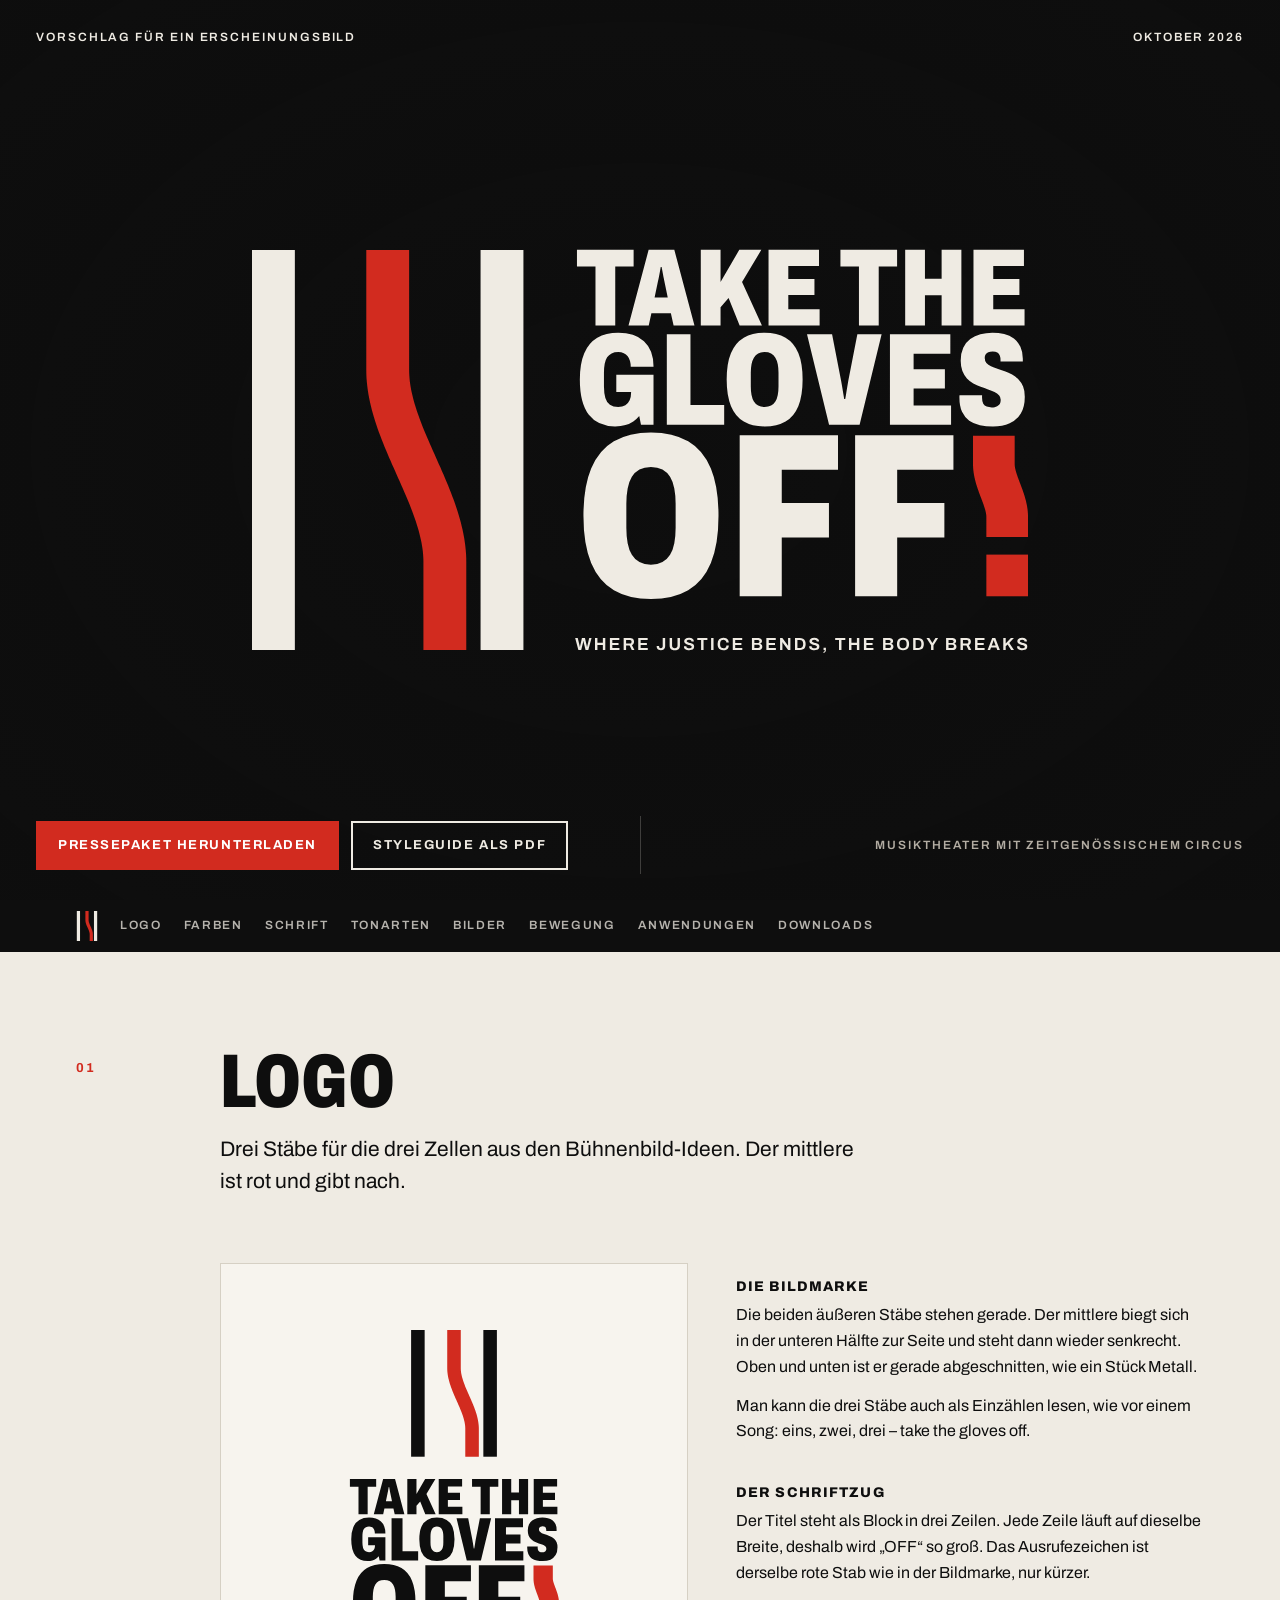
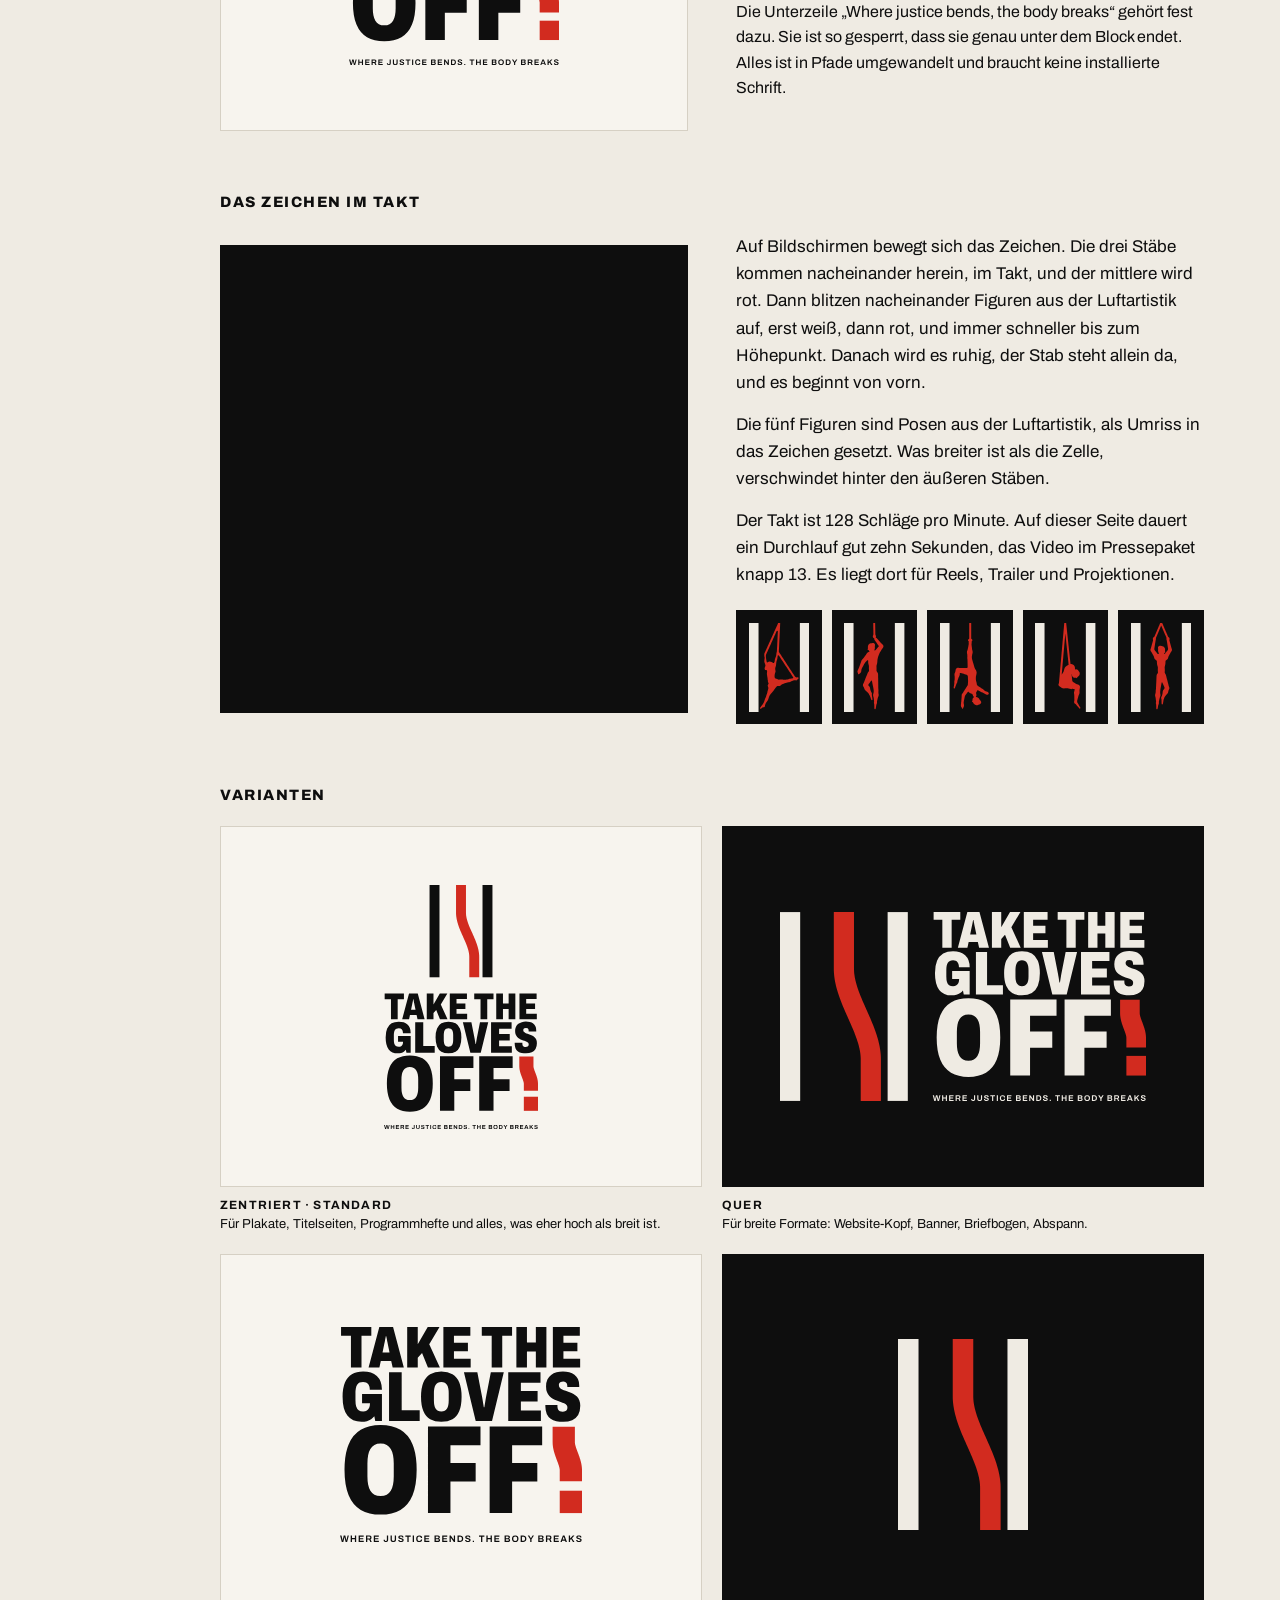
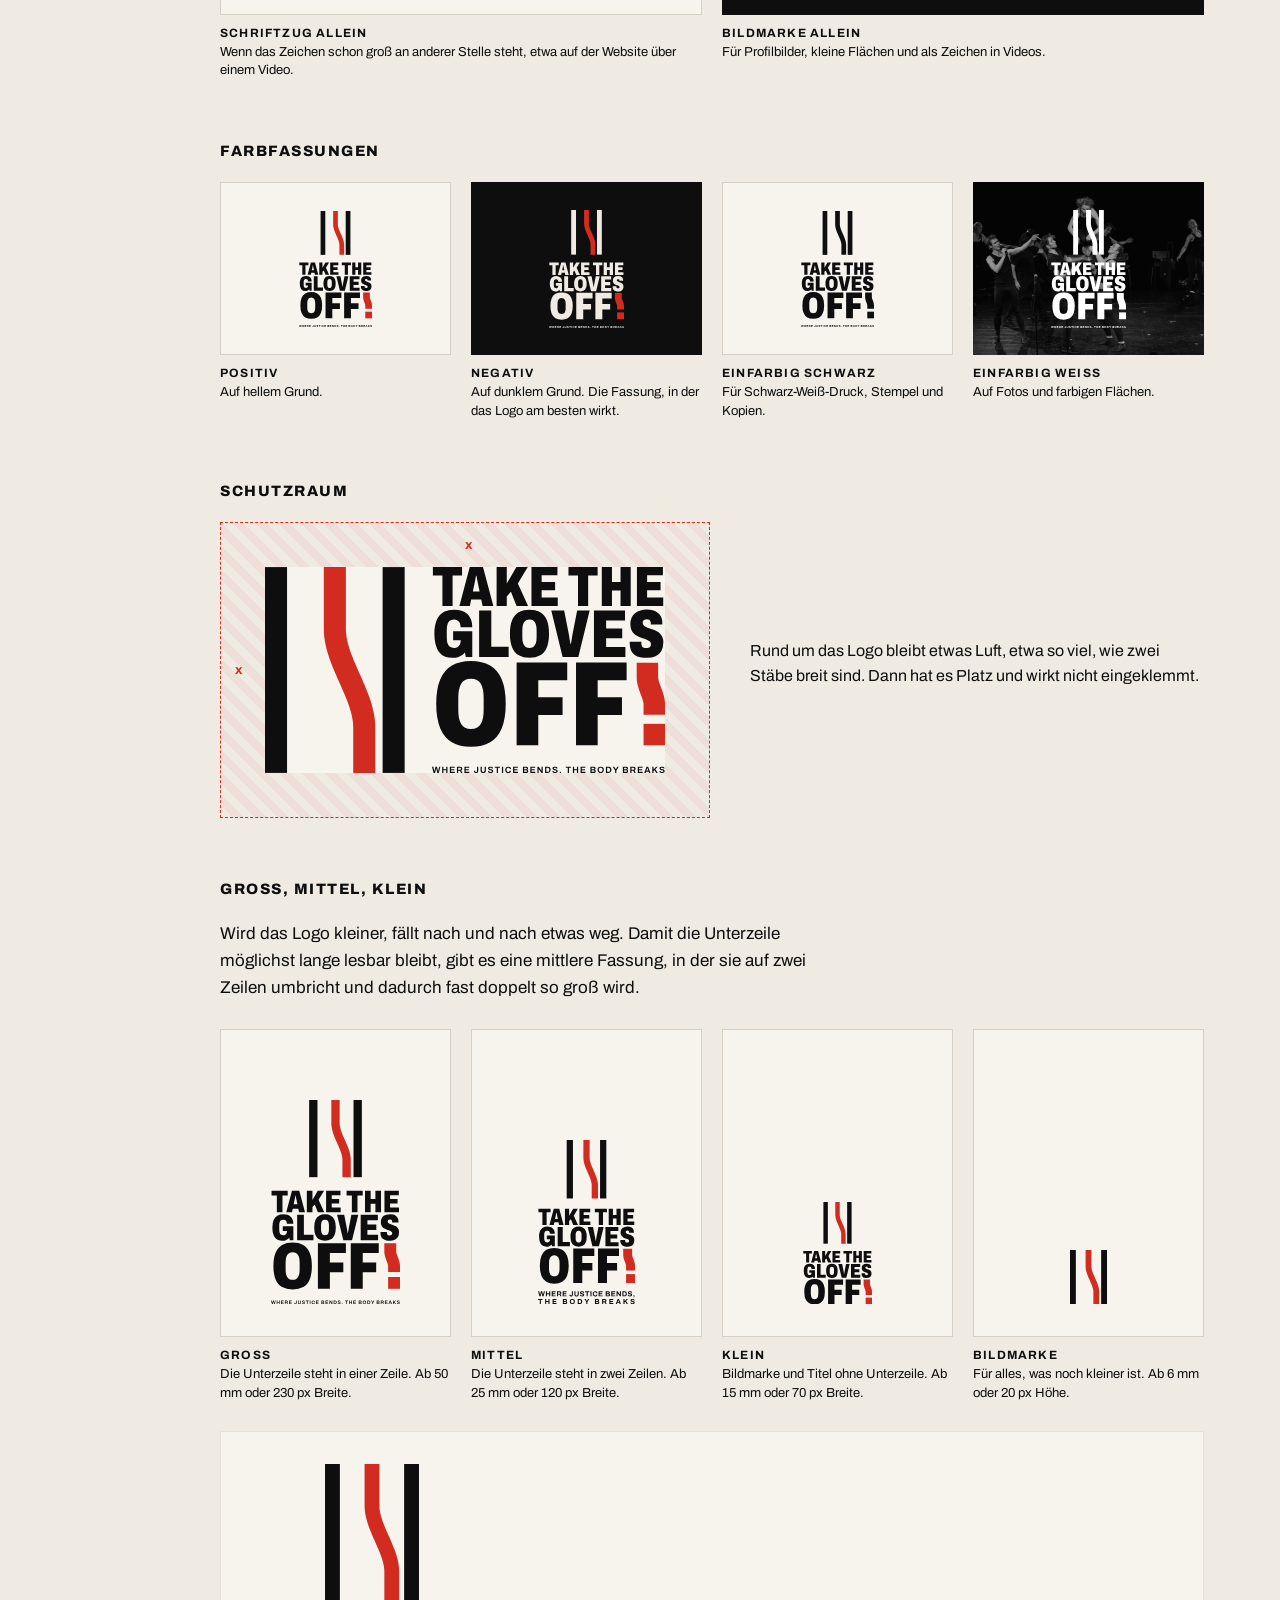
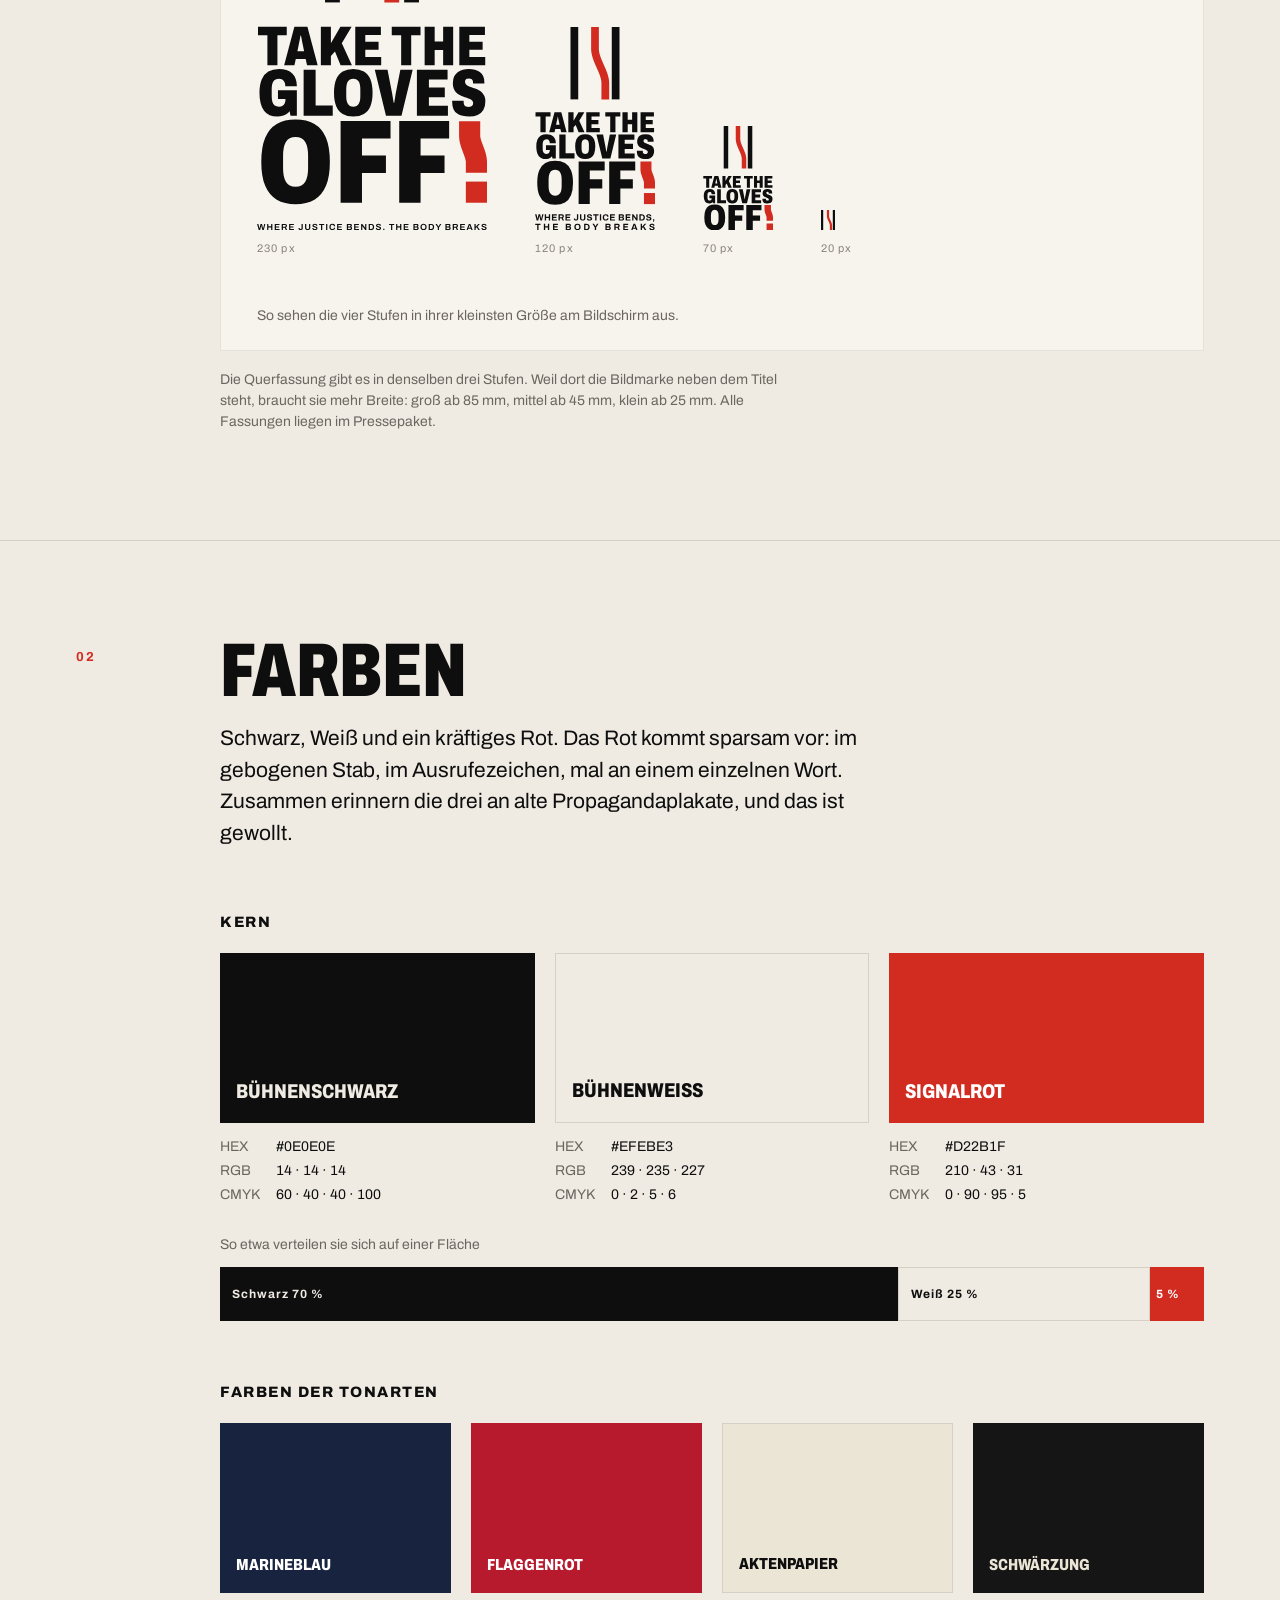
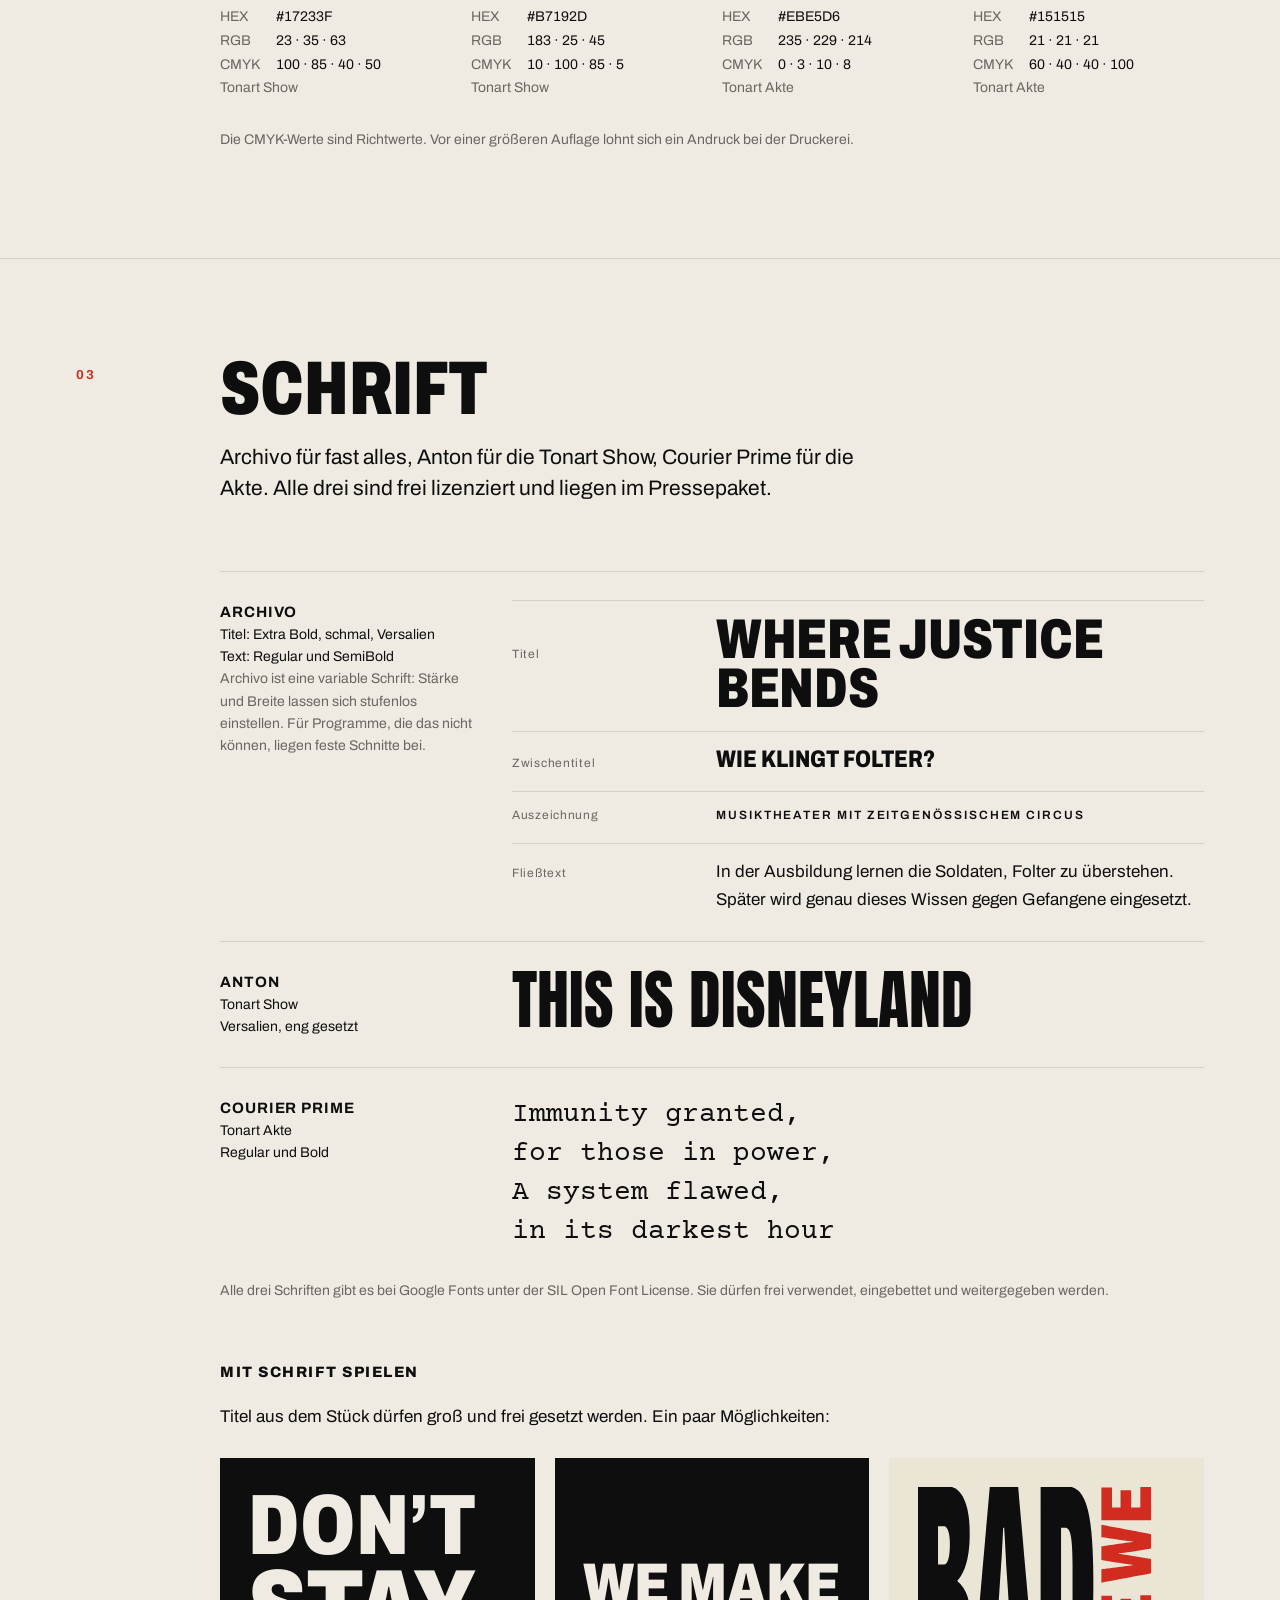
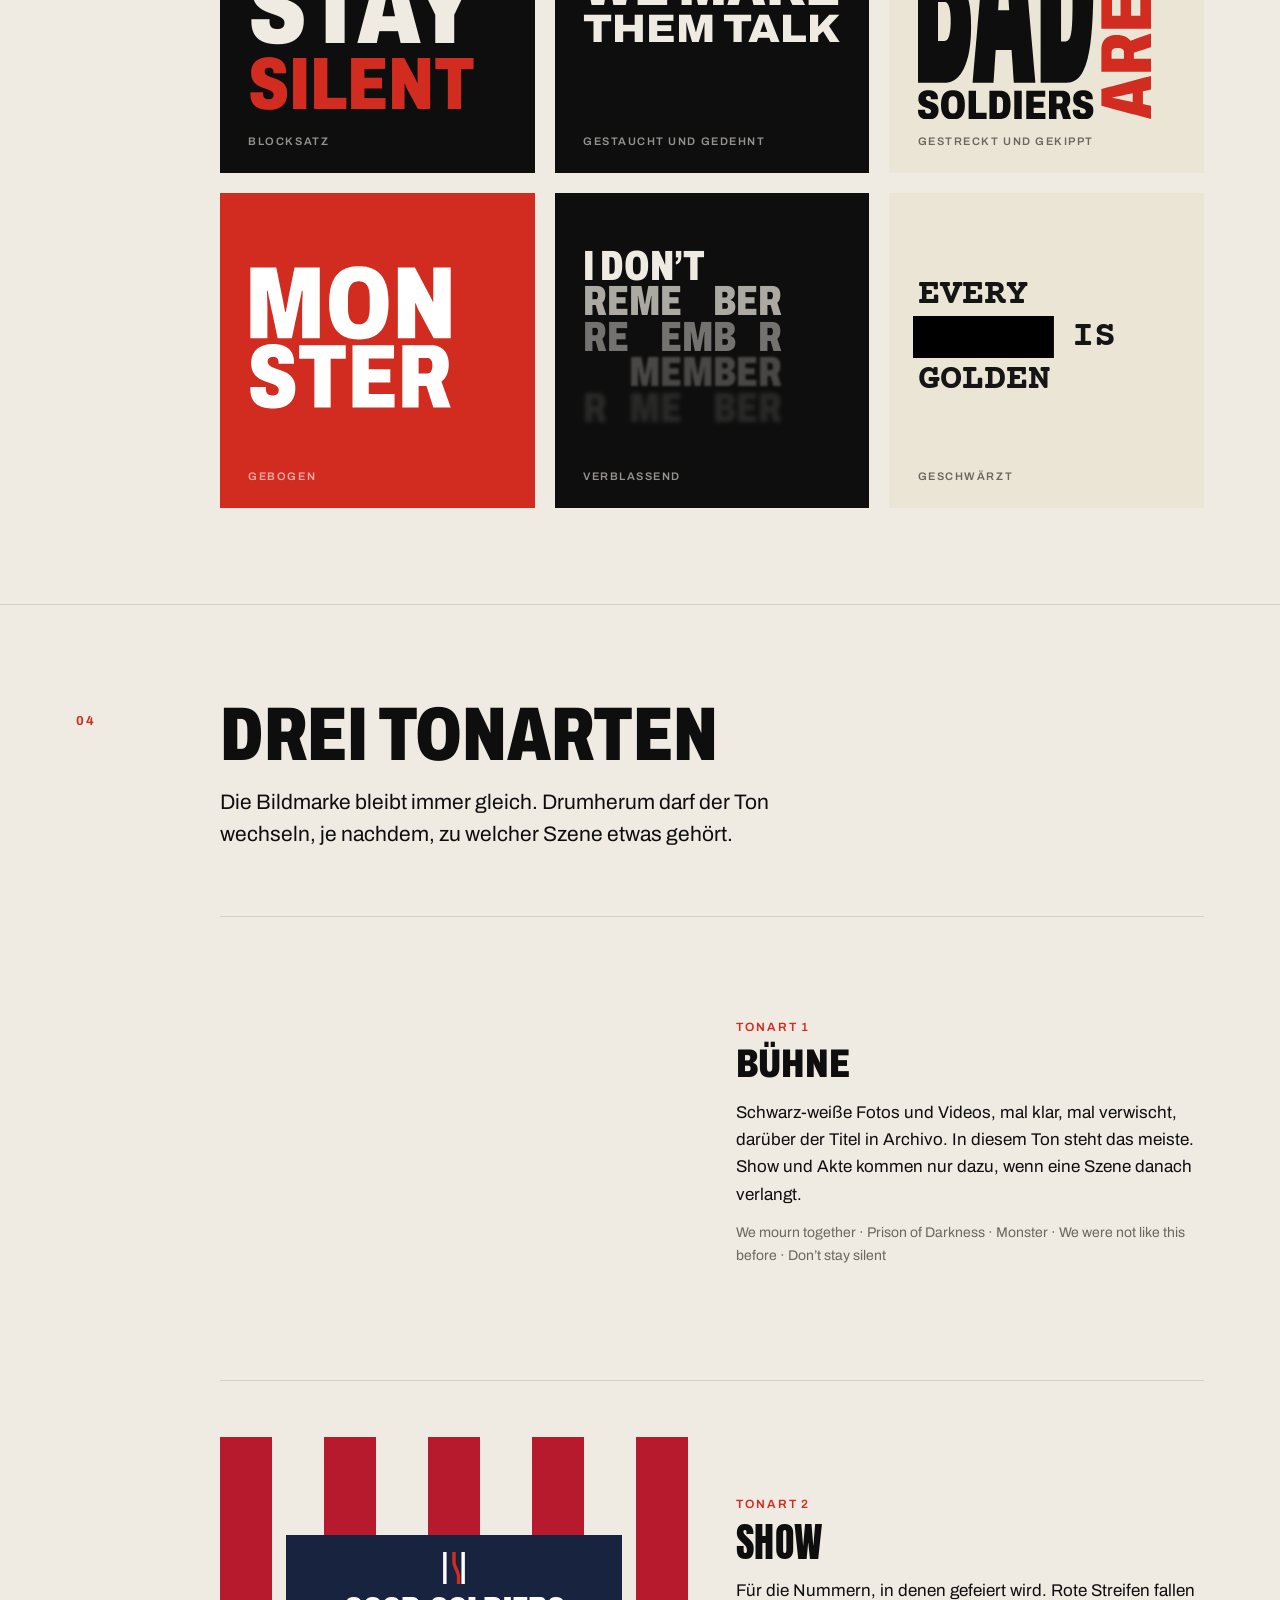
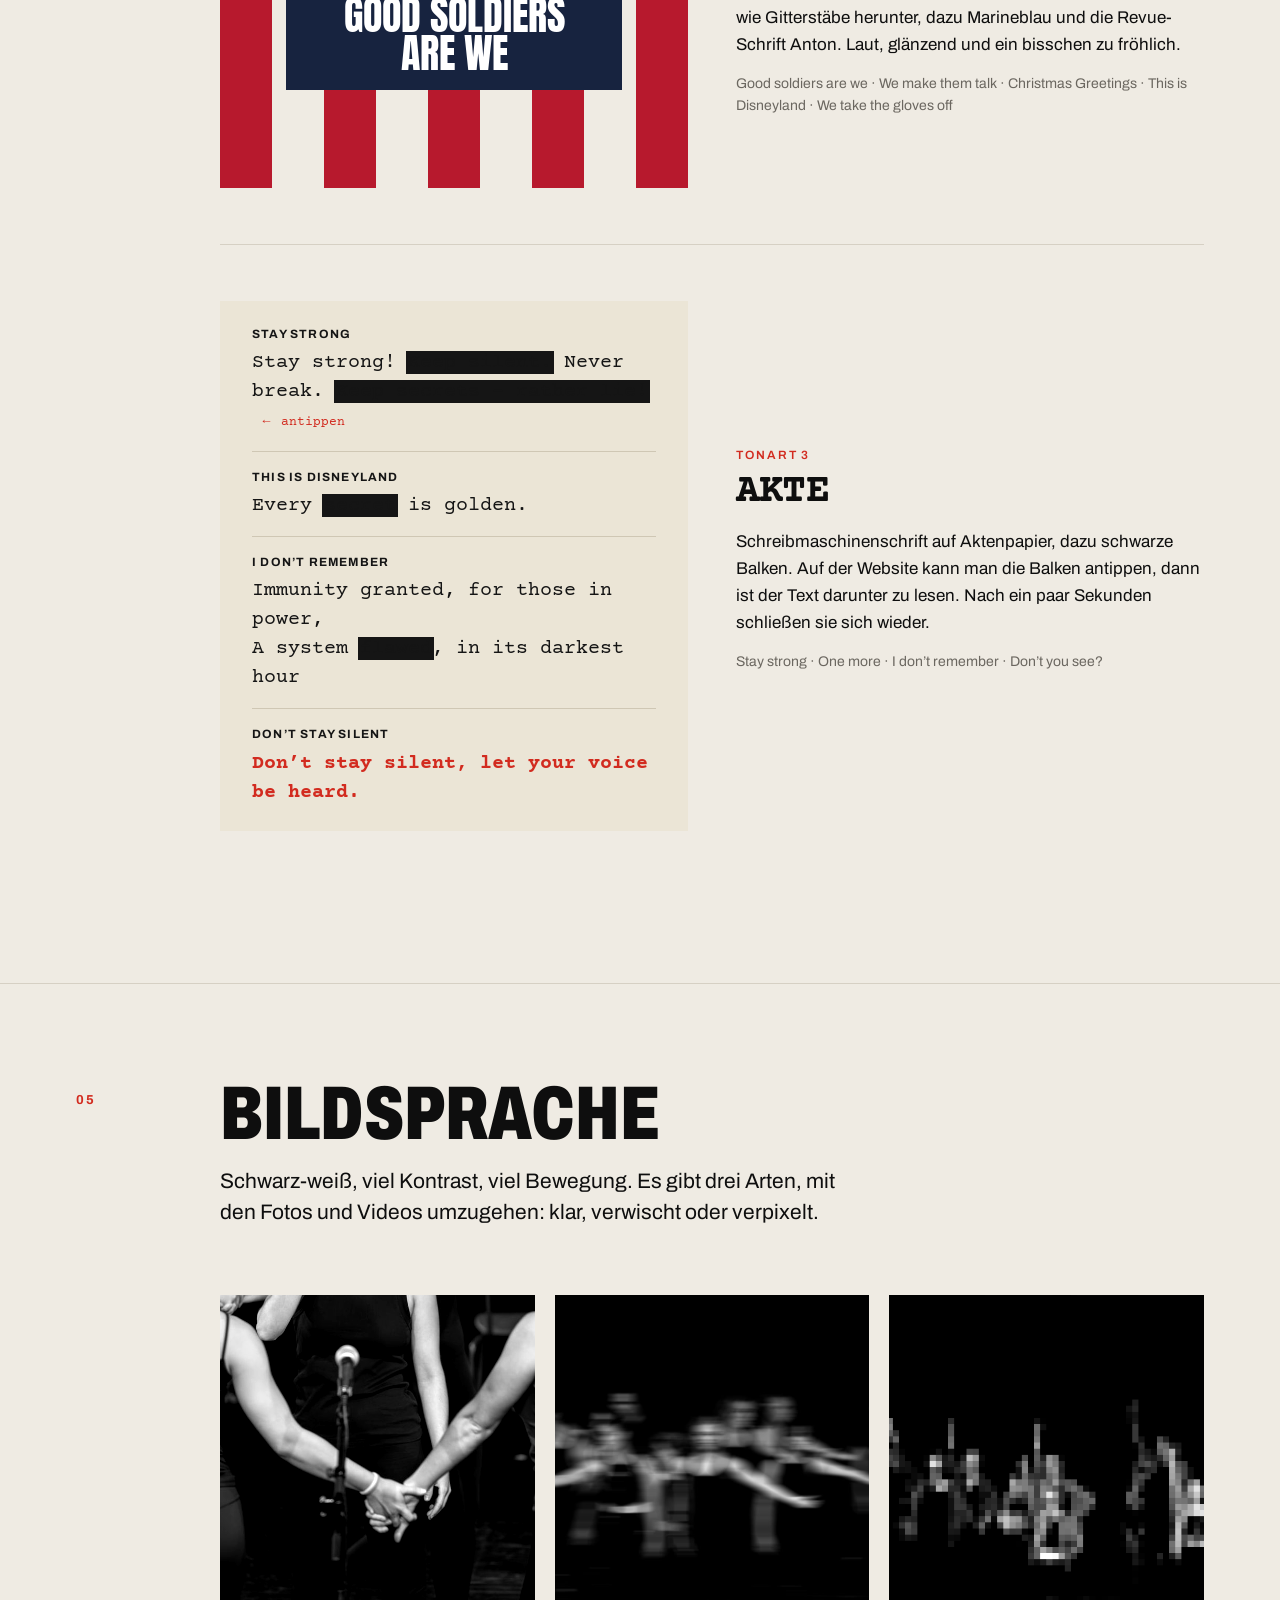
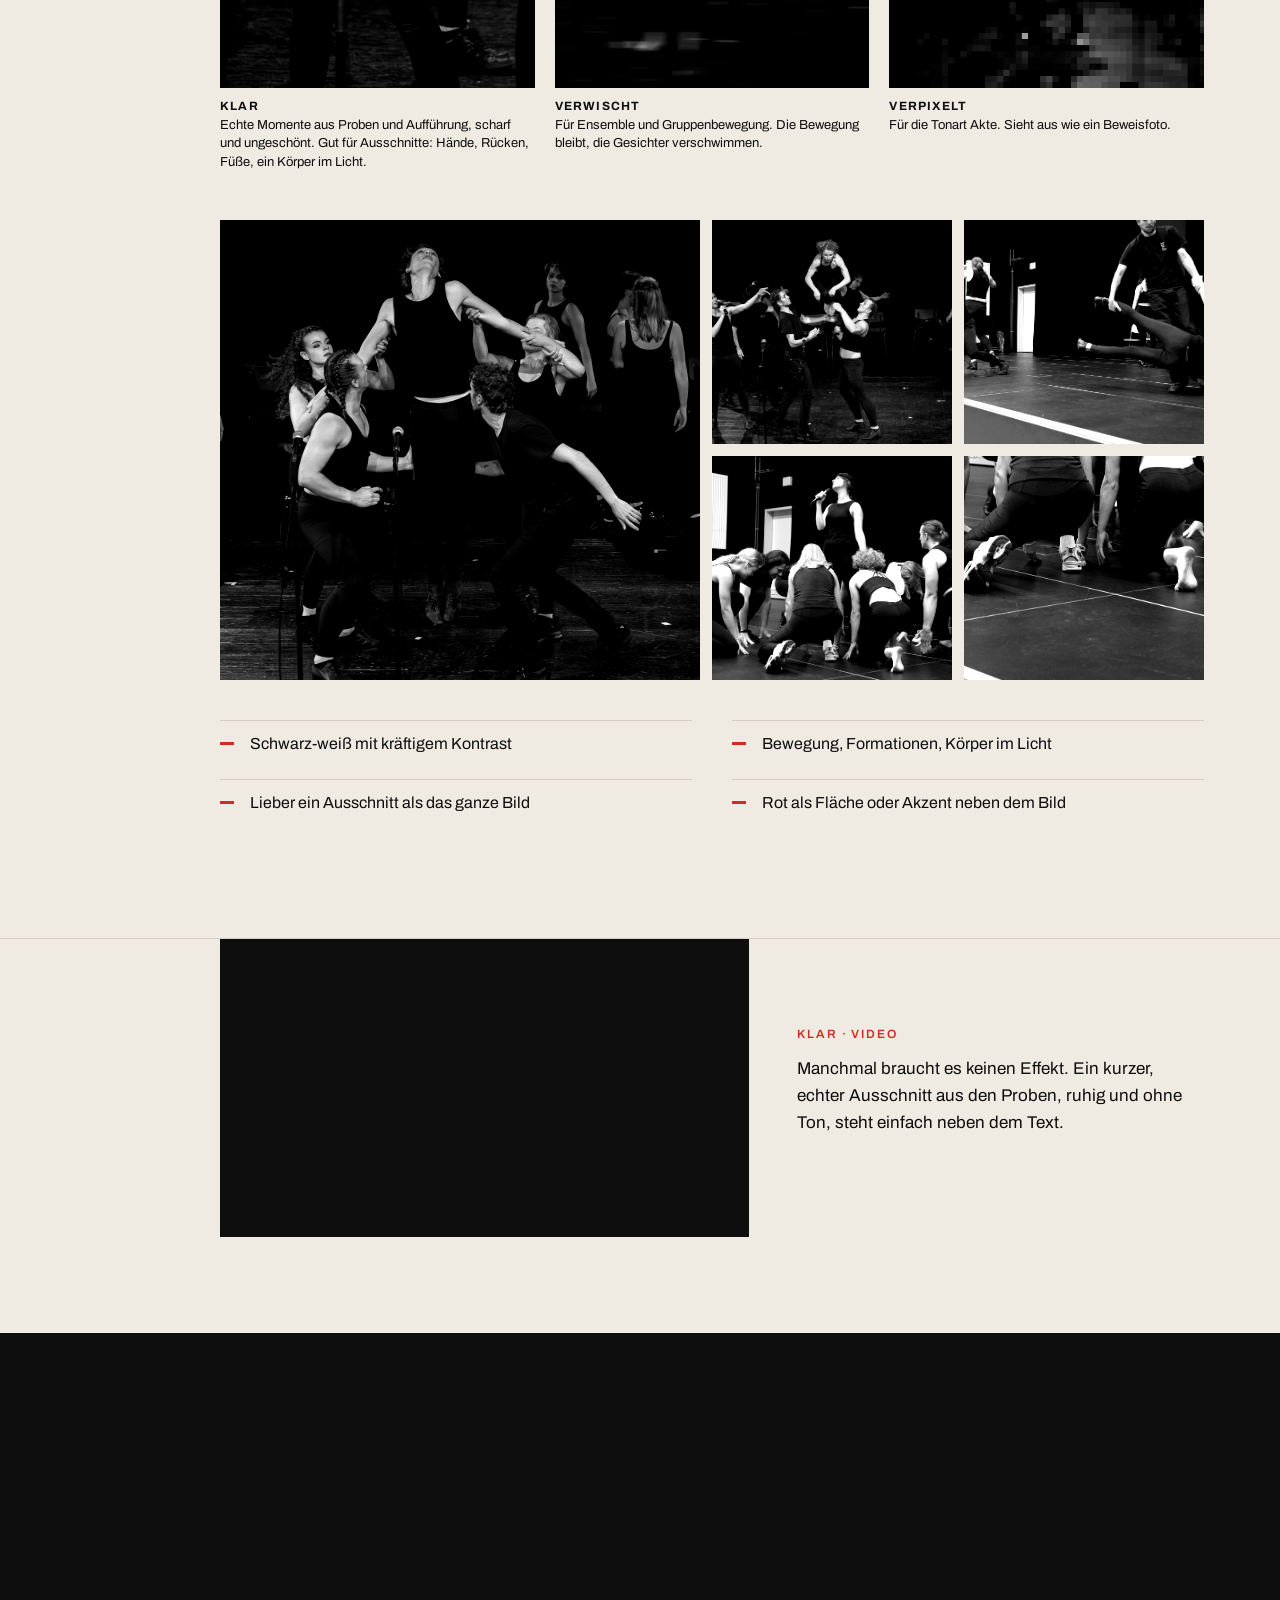
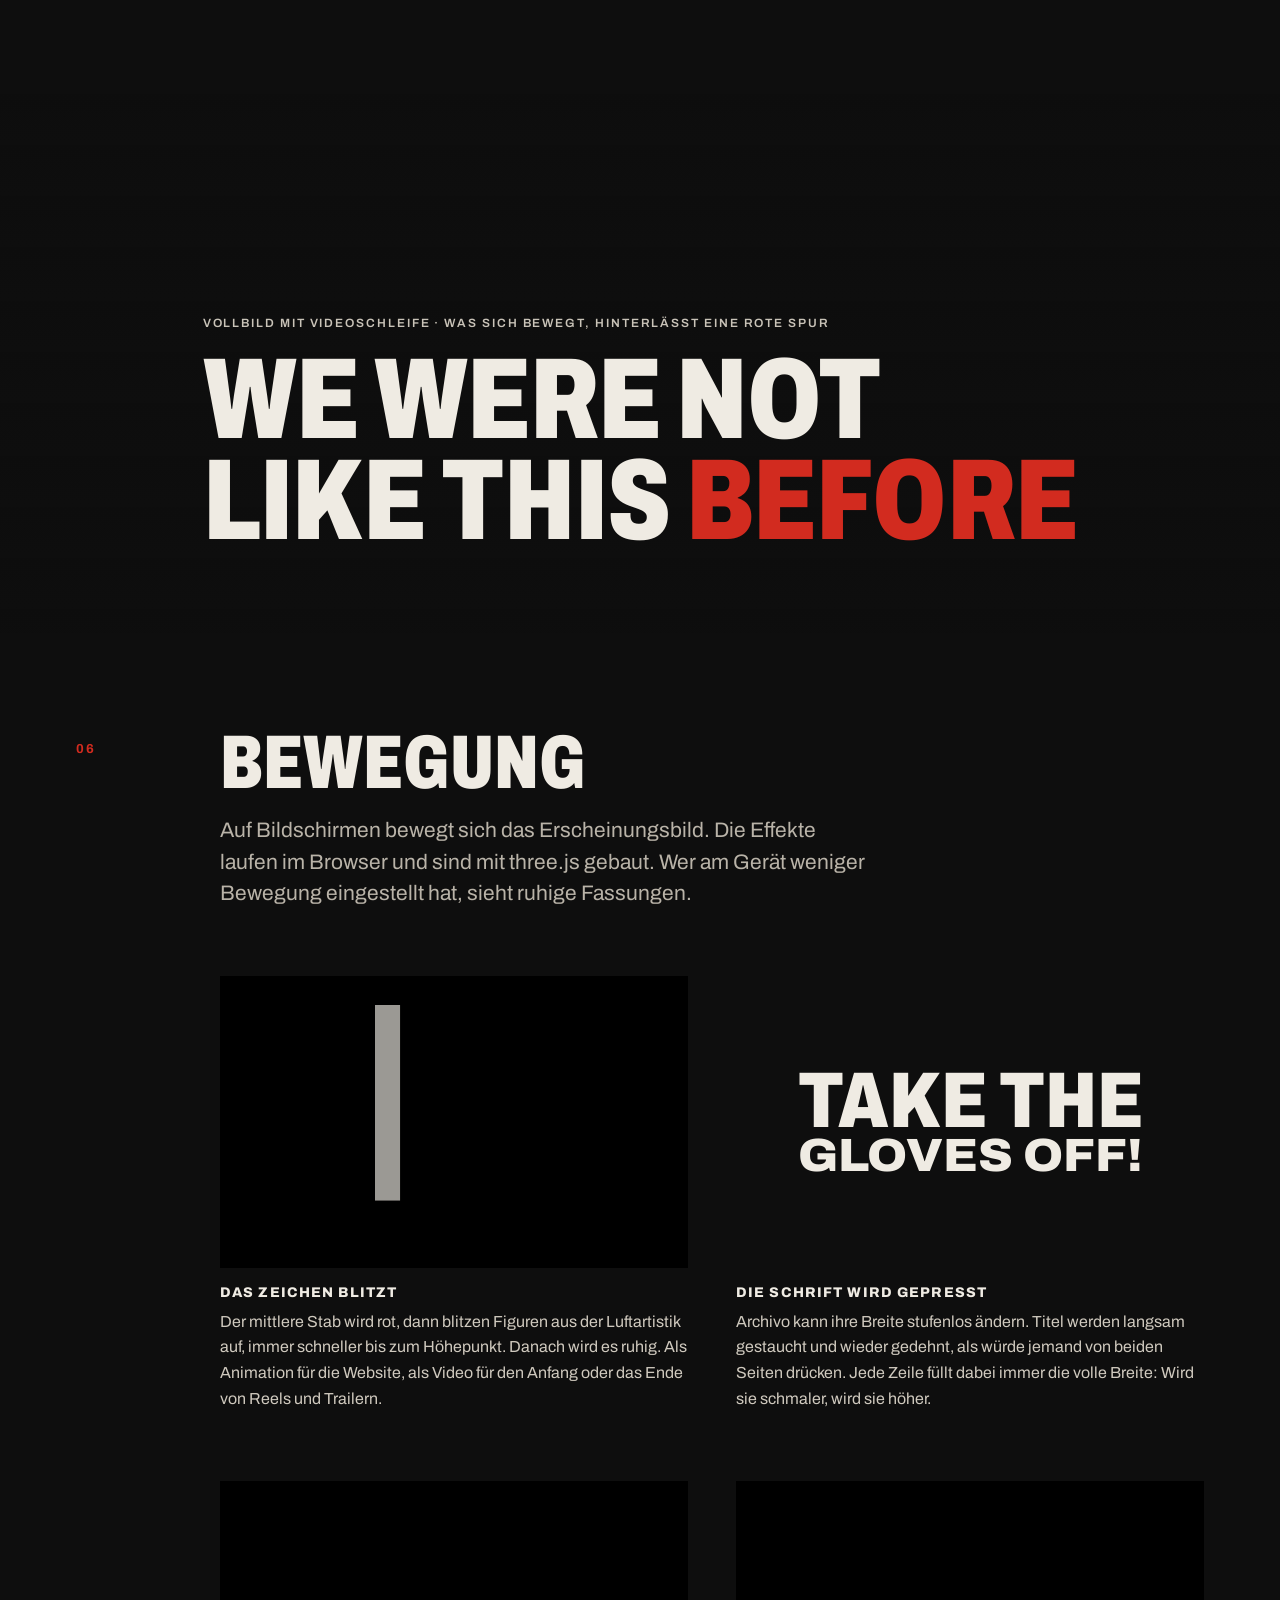
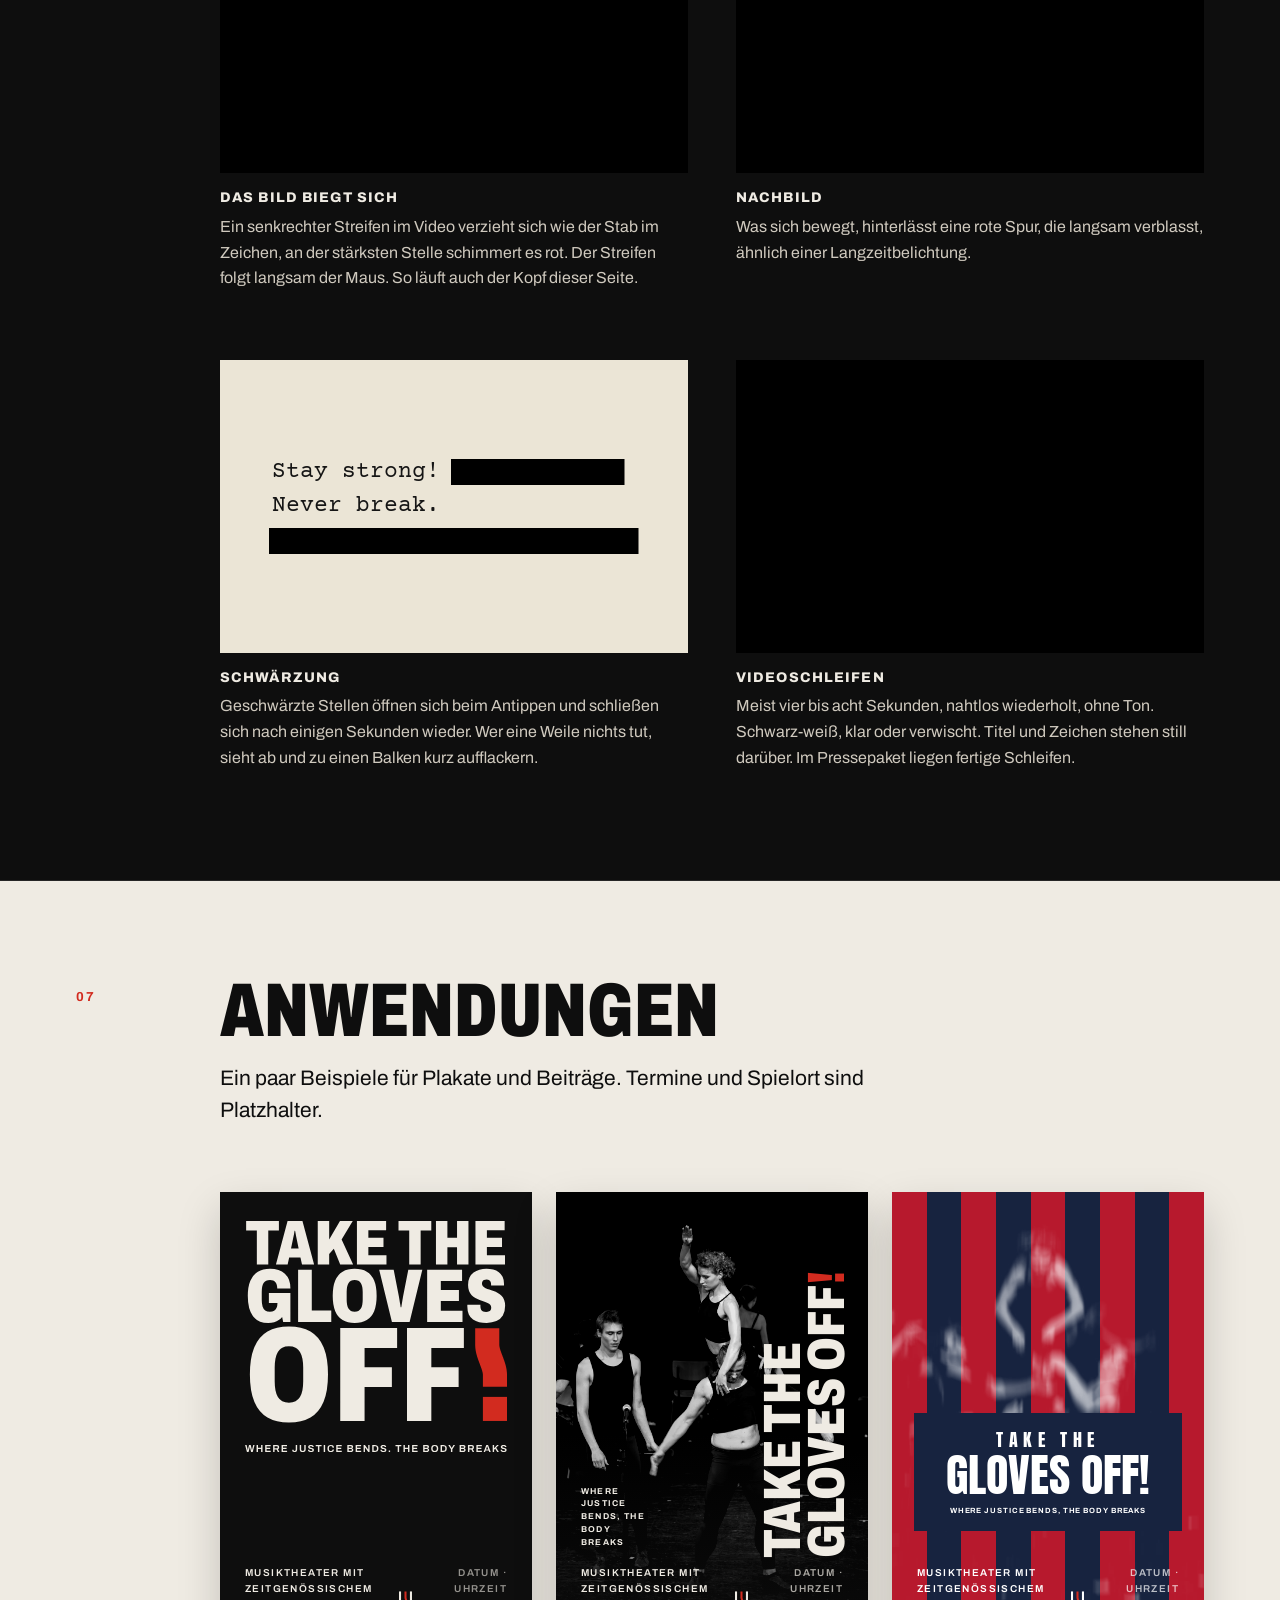
<file: styleguide/index.html>
<!doctype html>
<html lang="de">
<head>
<meta name="robots" content="noindex, nofollow">
<meta charset="utf-8">
<meta name="viewport" content="width=device-width, initial-scale=1">
<script>document.documentElement.classList.add('intro');</script>
<title>Take the gloves off! – Styleguide</title>
<link rel="icon" href="assets/icon/favicon.ico" sizes="32x32">
<link rel="icon" href="assets/icon/favicon.svg" type="image/svg+xml">
<link rel="apple-touch-icon" href="assets/icon/apple-touch-icon.png">
<meta name="theme-color" content="#0e0e0e">
<style>
@font-face { font-family: "Archivo"; src: url("assets/fonts/Archivo-VF.ttf") format("truetype"); font-weight: 100 900; font-stretch: 62% 125%; }
@font-face { font-family: "Anton"; src: url("assets/fonts/Anton-Regular.ttf") format("truetype"); }
@font-face { font-family: "Courier Prime"; src: url("assets/fonts/CourierPrime-Regular.ttf") format("truetype"); font-weight: 400; }
@font-face { font-family: "Courier Prime"; src: url("assets/fonts/CourierPrime-Bold.ttf") format("truetype"); font-weight: 700; }

:root {
  --black: #0e0e0e; --white: #efebe3; --red: #d22b1f;
  --navy: #17233f; --flag: #b7192d;
  --paper: #ebe5d6; --ink: #151515;
  --muted: #6b6760; --line: #d6d0c4;
}
* { box-sizing: border-box; }
html { background: var(--white); color: var(--black); scroll-behavior: smooth; }
body { margin: 0; font-family: "Archivo", system-ui, sans-serif; font-variation-settings: "wdth" 100; font-size: 17px; line-height: 1.6; }
img, video, svg, canvas { display: block; }
.wrap { max-width: 1200px; margin: 0 auto; padding: 0 36px; }
h1, h2, h3, h4 { margin: 0; line-height: 1.05; }
p { margin: 0 0 .85em; }
a { color: inherit; }
.title { font-weight: 850; font-variation-settings: "wdth" 76; text-transform: uppercase; letter-spacing: -.005em; line-height: .88; }
.kicker { font-size: 12px; letter-spacing: .16em; text-transform: uppercase; font-weight: 600; }
.muted { color: var(--muted); }
.small { font-size: 14px; line-height: 1.5; }
.print-only { display: none; }

/* Videoflächen mit Effekt: Canvas liegt über dem Video, sobald WebGL läuft */
.fxwrap { position: absolute; inset: 0; overflow: hidden; }
.fxwrap video, .fxwrap .poster, .fxwrap canvas.fx { position: absolute; inset: 0; width: 100%; height: 100%; object-fit: cover; }
.fxwrap canvas.fx { opacity: 0; transition: opacity 1.2s; }
.fxwrap.fx-on canvas.fx { opacity: 1; }

/* Kopf */
.hero { position: relative; height: 100vh; min-height: 680px; background: var(--black); color: var(--white); overflow: hidden; }
.hero::after { content: ""; position: absolute; inset: 0; background: radial-gradient(ellipse at center, rgba(14,14,14,.5), rgba(14,14,14,.82)); pointer-events: none; }
.hero .in { position: relative; z-index: 1; height: 100%; display: flex; align-items: center; justify-content: center; gap: clamp(28px, 4vw, 64px); padding: 0 24px; pointer-events: none; }
.hero .top, .hero .bottom { position: absolute; left: 36px; right: 36px; z-index: 2; display: flex; justify-content: space-between; align-items: center; }
.hero .top { top: 28px; }
.hero .bottom { bottom: 30px; }
.hero .bottom .muted { color: #b3ada3; }
.hero .mark { height: min(46vh, 400px); width: auto; flex: none; }
.hero .wordmark { height: min(46vh, 400px); width: auto; overflow: visible; }
/* Titelsequenz: Ablauf in assets/js/kopf.js */
html.intro .hero .in, html.intro .hero .top, html.intro .hero .bottom, html.intro .hero .cue { visibility: hidden; }
.hero .fxwrap { opacity: 0; transition: opacity 1.5s cubic-bezier(.4,0,.2,1); transform-origin: 50% 45%; will-change: transform; filter: brightness(calc(1 - var(--dim, 0) * .75)); }
.hero.lit .fxwrap { opacity: 1; }
.hero .top, .hero .bottom, .hero .cue { opacity: 0; transition: opacity 1.2s ease, transform 1.2s cubic-bezier(.2,.7,.2,1); }
.hero .top { transform: translateY(-10px); }
.hero .bottom { transform: translateY(10px); }
.hero.ui-on .top, .hero.ui-on .bottom, .hero.ui-on .cue { opacity: 1; transform: none; }
.hero .cue { position: absolute; left: 50%; bottom: 26px; z-index: 2; width: 1px; height: 58px; background: rgba(239,235,227,.22); overflow: hidden; }
.hero .cue span { position: absolute; left: 0; top: -40%; width: 1px; height: 40%; background: var(--white); animation: cue 2.6s cubic-bezier(.6,0,.3,1) infinite; }
@keyframes cue { 0% { top: -40%; } 65%, 100% { top: 100%; } }
.btns { display: flex; gap: 12px; flex-wrap: wrap; }
.btn { display: inline-block; padding: 12px 20px; font-size: 13px; letter-spacing: .12em; text-transform: uppercase; font-weight: 700; text-decoration: none; border: 2px solid currentColor; }
.btn.fill { background: var(--red); border-color: var(--red); color: #fff; }

/* Navigation */
nav.toc { position: sticky; top: 0; z-index: 10; background: var(--black); color: var(--white); }
nav.toc .wrap { display: flex; gap: 22px; align-items: center; overflow-x: auto; height: 52px; white-space: nowrap; scrollbar-width: none; }
nav.toc .wrap::-webkit-scrollbar { display: none; }
nav.toc .wrap.mehr { -webkit-mask-image: linear-gradient(90deg, #000 calc(100% - 56px), transparent); mask-image: linear-gradient(90deg, #000 calc(100% - 56px), transparent); }
nav.toc a { font-size: 12px; letter-spacing: .14em; text-transform: uppercase; font-weight: 600; text-decoration: none; opacity: .75; }
nav.toc a:hover { opacity: 1; color: #fff; }
nav.toc svg { width: 22px; height: 30px; color: var(--white); flex: none; }

/* Abschnitte */
.sec { padding: 96px 0; border-bottom: 1px solid var(--line); scroll-margin-top: 52px; }
.sec-head { display: grid; grid-template-columns: 120px 1fr; gap: 24px; margin-bottom: 48px; }
.sec-head .no { font-size: 13px; font-weight: 700; letter-spacing: .14em; color: var(--red); padding-top: 10px; }
.sec-head h2 { font-size: clamp(44px, 6vw, 76px); font-weight: 850; font-variation-settings: "wdth" 72; text-transform: uppercase; line-height: .9; }
.sec-head .lead { font-size: 21px; line-height: 1.5; max-width: 54ch; margin-top: 18px; }
.sub { margin: 64px 0 22px; display: grid; grid-template-columns: 120px 1fr; gap: 24px; }
.sub h3 { font-size: 15px; letter-spacing: .1em; text-transform: uppercase; font-weight: 800; }
.indent { margin-left: 144px; }
.cols { display: grid; grid-template-columns: repeat(auto-fit, minmax(260px, 1fr)); gap: 28px 40px; }
.cols h4 { font-size: 14px; letter-spacing: .08em; text-transform: uppercase; margin-bottom: 8px; font-weight: 800; }
.cols p { font-size: 16px; }
.dark { background: var(--black); color: var(--white); }
.dark .sec-head .lead, .dark .muted { color: #b9b3a8; }
.dark.sec { border-color: #262626; }

/* Logo */
.tiles { display: grid; gap: 20px; }
.t3 { grid-template-columns: 1fr 1fr 1fr; }
.t4 { grid-template-columns: repeat(4, 1fr); }
.t2 { grid-template-columns: 1fr 1fr; }
.tile { aspect-ratio: 4 / 3; display: flex; align-items: center; justify-content: center; padding: 12%; position: relative; }
.tile img { max-width: 100%; max-height: 100%; }
.tile.l { background: #f7f4ee; border: 1px solid var(--line); }
.tile.d { background: var(--black); }
.tile.photo { background: url("assets/img/klar-turm.jpg") center / cover; }
.tile.photo::before { content: ""; position: absolute; inset: 0; background: rgba(14,14,14,.35); }
.tile.photo img { position: relative; }
.cap { font-size: 13px; line-height: 1.45; margin-top: 10px; }
.cap b { display: block; font-size: 12px; letter-spacing: .1em; text-transform: uppercase; }
.markbig { display: grid; grid-template-columns: 1fr 1fr; gap: 48px; align-items: center; }
.markbig .tile { aspect-ratio: 1; padding: 14%; }
.verwandlung { display: grid; grid-template-columns: 1fr 1fr; gap: 48px; align-items: center; }
.verwandlung .stage { background: var(--black); aspect-ratio: 1; display: flex; align-items: center; justify-content: center; }
.verwandlung .stage svg { height: 74%; width: auto; }
.frames { display: flex; gap: 10px; margin-top: 22px; }
.frames div { flex: 1; background: var(--black); aspect-ratio: 3 / 4; display: flex; align-items: center; justify-content: center; }
.frames svg { height: 78%; width: auto; }
.clear { position: relative; display: inline-block; padding: 44px; border: 1px dashed var(--red); background: repeating-linear-gradient(45deg, transparent 0 8px, rgba(210,43,31,.06) 8px 16px); }
.clear img { width: 400px; background: #f7f4ee; }
.clear .x { position: absolute; font-size: 13px; font-weight: 700; color: var(--red); }
.stufen { display: grid; grid-template-columns: repeat(4, 1fr); gap: 20px; }
.stufen .tile { aspect-ratio: 3 / 4; }
.stufen .tile { align-items: flex-end; padding-bottom: 14%; }
.stufen .tile img { max-height: 84%; }
.echt { display: flex; flex-wrap: wrap; align-items: flex-end; gap: 48px; margin-top: 28px; padding: 32px 36px 24px; background: #f7f4ee; border: 1px solid rgba(14,14,14,.08); }
.echt div { display: flex; flex-direction: column; align-items: flex-start; gap: 10px; }
.echt span { font-size: 11px; letter-spacing: .1em; color: #8a857c; }
.echt p { flex-basis: 100%; margin: 0; }

/* Farben */
.swatches { display: grid; grid-template-columns: repeat(3, 1fr); gap: 20px; }
.sw .chip { height: 170px; display: flex; align-items: flex-end; padding: 16px; font-weight: 800; font-variation-settings: "wdth" 80; text-transform: uppercase; font-size: 20px; }
.sw dl { display: grid; grid-template-columns: 56px 1fr; margin: 12px 0 0; font-size: 14px; line-height: 1.7; }
.sw dt { color: var(--muted); }
.sw dd { margin: 0; font-variant-numeric: tabular-nums; }
.ratio { display: flex; height: 54px; margin-top: 8px; }
.ratio span { display: flex; align-items: center; padding-left: 12px; font-size: 12px; font-weight: 700; letter-spacing: .08em; }

/* Schrift */
.specimen { border-top: 1px solid var(--line); padding: 28px 0; display: grid; grid-template-columns: 260px 1fr; gap: 32px; }
.specimen .meta { font-size: 14px; line-height: 1.6; }
.specimen .meta b { display: block; font-size: 15px; letter-spacing: .06em; text-transform: uppercase; }
.hier { display: grid; gap: 18px; }
.hier .row { display: grid; grid-template-columns: 180px 1fr; gap: 24px; align-items: baseline; border-top: 1px solid var(--line); padding-top: 14px; }
.hier .row span { font-size: 12px; color: var(--muted); letter-spacing: .06em; }

/* Spielarten der Typografie */
.play { display: grid; grid-template-columns: repeat(3, minmax(0, 1fr)); gap: 20px; }
.play .pt { background: var(--black); color: var(--white); aspect-ratio: 1; padding: 9% 9% 17%; position: relative; overflow: hidden; display: flex; flex-direction: column; justify-content: center; }
.play .pt.p { background: var(--paper); color: var(--ink); }
.play .pt.r { background: var(--red); color: #fff; }
.play .pt .fitbox { width: 88%; }
.fit { display: block; white-space: nowrap; font-weight: 850; text-transform: uppercase; line-height: .86; font-variation-settings: "wdth" 76; }
.fit.red { color: var(--red); }
/* Gestaucht und gedehnt: jede Zeile füllt genau die Breite, Breite und Größe steuert das Skript */
.squeeze { width: 100%; font-weight: 850; text-transform: uppercase; line-height: .86; font-size: clamp(38px, 4.4vw, 60px); font-variation-settings: "wdth" 90; }
.squeeze span { display: block; white-space: nowrap; }
.pt .typo { flex: 1 1 auto; min-height: 0; width: 100%; height: 100%; object-fit: contain; object-position: left center; }
/* Verblassend: jede Wiederholung leiser und unschärfer, einzelne Buchstaben gehen verloren und kommen wieder */
.echo span { display: block; white-space: nowrap; font-weight: 850; font-variation-settings: "wdth" 70; text-transform: uppercase; line-height: .84; font-size: clamp(30px, 3.3vw, 48px); }
.echo span:nth-child(2) { opacity: .7; } .echo span:nth-child(3) { opacity: .45; filter: blur(.6px); }
.echo span:nth-child(4) { opacity: .26; filter: blur(1.3px); } .echo span:nth-child(5) { opacity: .12; filter: blur(2.2px); }
.echo i { font-style: normal; transition: opacity 2.4s ease; }
.echo i.weg { opacity: 0; }
.pt .tag { position: absolute; left: 9%; bottom: 7%; font-size: 11px; letter-spacing: .14em; text-transform: uppercase; font-weight: 600; opacity: .6; }

/* Tonarten */
.mode { display: grid; grid-template-columns: 1fr 1fr; gap: 48px; align-items: center; padding: 56px 0; border-top: 1px solid var(--line); }
.mode h3 { font-size: 40px; text-transform: uppercase; margin: 6px 0 14px; }
.mode .songs { font-size: 14px; color: var(--muted); margin-top: 10px; }
.m-buehne h3 { font-weight: 850; font-variation-settings: "wdth" 72; }
.m-show h3 { font-family: "Anton"; font-weight: 400; letter-spacing: .01em; }
.m-akte h3 { font-family: "Courier Prime"; font-weight: 700; letter-spacing: -.02em; }
.demo { aspect-ratio: 4 / 3; position: relative; overflow: hidden; }
.bars { position: absolute; inset: 0; display: grid; grid-template-columns: repeat(9, 1fr); }
.bars span:nth-child(odd) { background: var(--flag); }
.bars span { transform-origin: top; animation: drop 6s cubic-bezier(.7,0,.3,1) infinite; }
.bars span:nth-child(2n) { animation-delay: .12s; }
.bars span:nth-child(3n) { animation-delay: .24s; }
@keyframes drop { 0% { transform: scaleY(0); } 22%, 88% { transform: scaleY(1); } 100% { transform: scaleY(0); } }
.cv { position: absolute; inset: 0; width: 100%; height: 100%; object-fit: cover; }

/* Schwärzung zum Antippen */
.rd { --bar: var(--ink); color: var(--bar); background: linear-gradient(var(--bar), var(--bar)) right / 100% 100% no-repeat; -webkit-box-decoration-break: clone; box-decoration-break: clone; padding: 0 .12em; margin: 0 -.12em; cursor: pointer; transition: background-size .55s cubic-bezier(.7,0,.3,1), color .2s .35s; }
.rd:hover:not(.open) { background-image: linear-gradient(#45433f, #45433f); }
.rd:focus-visible { outline: 2px solid var(--red); outline-offset: 2px; }
.rd.open { background-size: 0% 100%; color: inherit; transition: background-size .55s cubic-bezier(.7,0,.3,1), color .1s; }
.dark .rd, .pt .rd { --bar: #000; }
.hint { font-family: "Courier Prime"; font-size: 13px; color: var(--red); margin-left: .6em; white-space: nowrap; transition: opacity .4s; }
.hint.gone { opacity: 0; }
.akten { background: var(--paper); color: var(--ink); padding: 8px 32px; }
.akten li { display: grid; grid-template-columns: 1fr; gap: 4px; padding: 16px 0; border-top: 1px solid #cfc7b4; list-style: none; }
.akten li:first-child { border-top: 0; }
.akten ol { margin: 0; padding: 0; }
.akten .w { font-size: 12px; letter-spacing: .1em; text-transform: uppercase; font-weight: 600; color: #6b6556; }
.akten .w b { color: var(--ink); margin-right: .6em; }
.akten blockquote { margin: 0; font-family: "Courier Prime"; font-size: 20px; line-height: 1.45; }
.akten .final blockquote { font-weight: 700; color: var(--red); }

/* Bildsprache */
.pics { display: grid; grid-template-columns: repeat(3, 1fr); gap: 20px; }
.pics .ph { aspect-ratio: 4 / 5; background-size: cover; background-position: center; }
.strip { display: grid; grid-template-columns: 2fr 1fr 1fr; grid-template-rows: auto auto; gap: 12px; margin-top: 48px; }
.strip .ph { background-size: cover; background-position: center; filter: grayscale(1) contrast(1.15); min-height: 220px; }
.strip .ph.big { grid-row: span 2; min-height: 460px; }
.rules { margin-top: 40px; display: grid; grid-template-columns: 1fr 1fr; gap: 12px 40px; padding: 0; list-style: none; }
.rules li { padding: 10px 0 10px 30px; border-top: 1px solid var(--line); position: relative; font-size: 16px; }
.rules li::before { content: ""; position: absolute; left: 0; top: 21px; width: 14px; height: 3px; background: var(--red); }

/* Vollbild */
.full { position: relative; height: 100vh; min-height: 560px; background: var(--black); color: var(--white); overflow: hidden; }
.full::after { content: ""; position: absolute; inset: 0; background: linear-gradient(rgba(14,14,14,0) 40%, rgba(14,14,14,.75)); pointer-events: none; }
.full .in { position: relative; z-index: 1; height: 100%; display: flex; flex-direction: column; justify-content: flex-end; padding-bottom: 9vh; pointer-events: none; }
.full .q { font-size: clamp(48px, 9vw, 128px); }
.full .q em { font-style: normal; color: var(--red); }

/* Szene: echtes Video neben Text */
.szene { display: grid; grid-template-columns: 1.3fr 1fr; gap: 48px; align-items: center; }
.szene .vid { position: relative; aspect-ratio: 16 / 9; background: var(--black); overflow: hidden; }

/* Bewegung */
.moves { display: grid; grid-template-columns: repeat(2, minmax(0, 1fr)); gap: 56px 48px; }
.moves .box .squeeze { width: 74%; }
.moves .box { aspect-ratio: 16 / 10; background: #000; position: relative; overflow: hidden; display: flex; align-items: center; justify-content: center; }
.moves h4 { font-size: 14px; letter-spacing: .08em; text-transform: uppercase; margin: 18px 0 8px; font-weight: 800; }
.moves p { font-size: 16px; color: #cfc9be; }

/* Anwendungen */
.apps { display: grid; grid-template-columns: repeat(3, 1fr); gap: 24px; align-items: start; }
.poster { aspect-ratio: 1 / 1.414; position: relative; overflow: hidden; box-shadow: 0 18px 40px rgba(0,0,0,.18); }
.square { aspect-ratio: 1; position: relative; overflow: hidden; box-shadow: 0 18px 40px rgba(0,0,0,.18); }
.story { aspect-ratio: 9 / 16; position: relative; overflow: hidden; box-shadow: 0 18px 40px rgba(0,0,0,.18); }
.field { font-size: 10px; letter-spacing: .14em; text-transform: uppercase; font-weight: 600; }
.pK { background: var(--black); color: var(--white); }
.pK .ph { position: absolute; left: 0; right: 0; bottom: 0; width: 100%; height: 56%; object-fit: cover; }
.pK::after { content: ""; position: absolute; left: 0; right: 0; top: 43%; height: 14%; background: linear-gradient(var(--black), transparent); }
.pK .wm { position: absolute; left: 8%; right: 8%; top: 6.5%; z-index: 1; width: 84%; }
.pK .foot, .pS .foot, .pR .foot { position: absolute; left: 8%; right: 8%; bottom: 4.5%; z-index: 1; display: flex; justify-content: space-between; align-items: flex-end; gap: 10px; }
.pS { background: var(--navy); color: #fff; }
.pS .photo { position: absolute; inset: 0; background: url("assets/img/hebefigur-verwischt.jpg") center 30% / cover; mix-blend-mode: screen; opacity: .8; }
.pS .t { position: absolute; left: 7%; right: 7%; top: 50%; background: var(--navy); padding: 6% 5% 5%; text-align: center; font-family: "Anton"; text-transform: uppercase; line-height: .92; font-size: clamp(26px, 3.6vw, 46px); }
.pS .t small { display: block; font-size: .4em; letter-spacing: .3em; margin-bottom: .3em; }
.pS .t .s { display: block; font-family: "Archivo"; font-size: 7.5px; letter-spacing: .12em; white-space: nowrap; font-weight: 700; margin-top: 12px; }
.pD { background: var(--paper); color: var(--ink); font-family: "Courier Prime"; padding: 8%; }
.pD .t { font-size: clamp(20px, 2.6vw, 32px); font-weight: 700; text-transform: uppercase; line-height: 1.05; }
.pD .list { margin-top: 6%; font-size: clamp(8px, .8vw, 10.5px); line-height: 1.55; }
.pD .img { margin-top: 5%; height: 19%; background: url("assets/img/gruppe-gepixelt.jpg") center / cover; filter: grayscale(1) contrast(1.1); }
.pD .stamp { position: absolute; right: 8%; bottom: 12%; transform: rotate(-8deg); border: 3px solid var(--red); color: var(--red); padding: 4px 10px; font-weight: 700; font-size: clamp(11px, 1.3vw, 16px); }
.pD .foot { position: absolute; left: 8%; right: 8%; bottom: 4.5%; display: flex; gap: 10px; align-items: center; font-size: 10px; }
.pR { background: var(--black); color: var(--white); }
.pR .ph, .pR .rot, .pR .foot { z-index: 1; }
.pR .ph { z-index: 0; position: absolute; inset: 0; background-size: cover; background-position: center; filter: grayscale(1) contrast(1.2) brightness(.9); }
.pR .rot { position: absolute; right: 6%; top: 5%; bottom: 17%; writing-mode: vertical-rl; transform: rotate(180deg); font-weight: 850; font-variation-settings: "wdth" 76; text-transform: uppercase; line-height: .84; font-size: clamp(30px, 4.1vw, 58px); color: var(--white); text-align: left; white-space: nowrap; }
.pR .rot em { font-style: normal; color: var(--red); }
.pR .s { position: absolute; left: 8%; bottom: 19%; z-index: 1; font-size: 8.5px; font-weight: 700; letter-spacing: .14em; text-transform: uppercase; max-width: 22%; line-height: 1.5; }
.pR::after { content: ""; position: absolute; inset: 0; background: linear-gradient(rgba(14,14,14,0) 55%, rgba(14,14,14,.8)); }
.iK .in { position: absolute; inset: 0; padding: 8%; display: flex; flex-direction: column; justify-content: space-between; background: linear-gradient(rgba(14,14,14,.15), rgba(14,14,14,.85) 70%); color: var(--white); }
.iK .q { font-size: clamp(18px, 2.2vw, 28px); font-weight: 750; font-variation-settings: "wdth" 75; text-transform: uppercase; line-height: 1.02; }
.iS { background: var(--white); }
.iS .box { position: absolute; left: 13%; right: 13%; top: 25%; bottom: 25%; background: var(--navy); color: #fff; display: flex; flex-direction: column; align-items: center; justify-content: center; text-align: center; }
.iS .q { font-family: "Anton"; font-size: clamp(18px, 2.3vw, 30px); line-height: .95; text-transform: uppercase; }
.iD { background: var(--paper); color: var(--ink); font-family: "Courier Prime"; padding: 9%; display: flex; flex-direction: column; justify-content: space-between; }
.iD .q { font-size: clamp(11px, 1.15vw, 15px); line-height: 1.45; }
.st { background: var(--black); }
.st .in { position: absolute; inset: 0; padding: 12% 9%; display: flex; flex-direction: column; justify-content: space-between; background: linear-gradient(rgba(14,14,14,.2), rgba(14,14,14,.1) 40%, rgba(14,14,14,.75)); color: var(--white); }
.st .mk { height: 22%; width: auto; align-self: center; margin-top: 18%; }
.appcap { font-size: 12px; letter-spacing: .1em; text-transform: uppercase; font-weight: 600; color: var(--muted); margin-top: 12px; }

/* Downloads */
.dl { display: grid; grid-template-columns: 1.2fr 1fr; gap: 40px; }
.dl .box { border: 2px solid var(--white); padding: 32px; }
.dl ul { padding: 0; margin: 16px 0 24px; list-style: none; }
.dl li { padding: 9px 0; border-top: 1px solid #333; font-size: 15px; display: grid; grid-template-columns: 120px 1fr; gap: 12px; }
footer { padding: 44px 0 64px; font-size: 13px; color: #8c877e; background: var(--black); }

/* Nach oben */
.totop { position: fixed; right: 20px; bottom: calc(20px + env(safe-area-inset-bottom, 0px)); z-index: 30; width: 48px; height: 48px; padding: 0; display: flex; align-items: center; justify-content: center; background: rgba(14,14,14,.92); color: #efebe3; border: 1px solid rgba(239,235,227,.3); cursor: pointer; opacity: 0; visibility: hidden; transform: translateY(10px); transition: opacity .3s, transform .3s, visibility 0s .3s, border-color .2s; }
.totop.on { opacity: 1; visibility: visible; transform: none; transition: opacity .3s, transform .3s, border-color .2s; }
.totop:hover { border-color: #d22b1f; }
.totop:focus-visible { outline: 2px solid #d22b1f; outline-offset: 3px; }
.totop svg { width: 18px; height: 24px; }
.totop .sr { position: absolute; width: 1px; height: 1px; overflow: hidden; clip: rect(0 0 0 0); white-space: nowrap; }
@media (max-width: 700px) { .totop { right: 14px; bottom: calc(14px + env(safe-area-inset-bottom, 0px)); width: 44px; height: 44px; } }
@media print { .totop { display: none !important; } }

@media (prefers-reduced-motion: reduce) { *, *::before, *::after { animation: none !important; transition: none !important; } html { scroll-behavior: auto; } }
.clearrow { grid-template-columns: auto 1fr; align-items: center; }
.swatches.sw4 { grid-template-columns: repeat(4, 1fr); }
.apps.apps4 { grid-template-columns: repeat(4, 1fr); margin-top: 56px; }
@media screen and (max-width: 900px) {
  .sec-head, .sub { grid-template-columns: 1fr; gap: 8px; }
  .indent { margin-left: 0; }
  .stufen { grid-template-columns: 1fr 1fr; }
  .t2, .t3, .t4, .markbig, .verwandlung, .swatches, .mode, .pics, .rules, .apps, .dl, .specimen, .hier .row, .play, .szene, .moves, .strip { grid-template-columns: 1fr; }
  .moves { grid-template-columns: minmax(0, 1fr); }
  .strip .ph.big { grid-row: auto; min-height: 300px; }
  .clearrow, .apps.apps4 { grid-template-columns: 1fr; }
  .swatches.sw4 { grid-template-columns: 1fr 1fr; }
  .clear img { width: 220px; }
  .hero .in { flex-direction: column; gap: 28px; }
  .hero .mark { height: 22vh; } .hero .wordmark { height: auto; width: 78vw; }
  .hero .top .kicker:last-child, .hero .bottom .muted, .hero .cue { display: none; }
}
@page { size: 1280px 1810px; margin: 0; }
@media screen and (max-width: 420px) {
  .clear { display: block; padding: 30px; }
  .clear img { width: 100%; }
  .swatches.sw4 { grid-template-columns: 1fr; }
  .sec-head h2 { font-size: 11vw; }
  .dl { grid-template-columns: minmax(0, 1fr); }
  .dl .box { padding: 22px; }
  .dl li { grid-template-columns: 1fr; gap: 2px; }
}
@media print {
  html, body { -webkit-print-color-adjust: exact; print-color-adjust: exact; }
  .print-only { display: block; }
  video, canvas.fx, nav.toc, .hint, .btns, .hero .bottom .muted { display: none !important; }
  .hero { height: 1810px; break-after: page; }
  .hero .fxwrap, .hero .top, .hero .bottom { opacity: 1 !important; transform: none !important; filter: none !important; }
  .hero .in, .hero .top, .hero .bottom { visibility: visible !important; }
  .hero .cue { display: none !important; }
  .hero::after, .full::after { display: none; }
  .full { height: 1810px; break-before: page; }
  .full .in { padding-bottom: 150px; }
  .sub { break-after: avoid; break-inside: avoid; margin-top: 44px; }
  .sub.pb { break-before: page; margin-top: 0; padding-top: 72px; }
  .keep { break-inside: avoid; }
  .sec { break-before: page; padding: 64px 0 16px; border: 0; }
  .sec-head { margin-bottom: 32px; }
  .sec.dark { min-height: 1810px; }
  #downloads, .nur-bildschirm { display: none !important; }
  #anwendungen { min-height: 1656px; }
  .tile, .sw, .specimen, .mode, .pics, .apps > div, .akten li, .dl .box, .rules li, .pt, .moves > div, .verwandlung, .szene, .strip { break-inside: avoid; }
  *, *::before, *::after { animation: none !important; transition: none !important; }
  .poster, .square, .story { box-shadow: none; }
  #szene { display: none !important; }
  .play { break-inside: avoid; }
}

.ig { margin-top: 72px; }
.ig h3 { font-family: var(--titel, inherit); font-size: 28px; margin: 0 0 12px; text-transform: uppercase; }
.ig .lead2 { max-width: 62ch; margin: 0 0 28px; }
.igrow { display: grid; gap: 20px; margin-bottom: 36px; align-items: end; }
.igrow.c3 { grid-template-columns: repeat(3, minmax(0, 1fr)); }
.igrow.c4 { grid-template-columns: repeat(4, minmax(0, 1fr)); }
.igrow.c5 { grid-template-columns: repeat(5, minmax(0, 1fr)); }
.igrow figure { margin: 0; }
.igrow img { display: block; width: 100%; height: auto; background: var(--black); outline: 1px solid var(--line); outline-offset: -1px; }
.igrow.rund img { border-radius: 50%; aspect-ratio: 1; object-fit: cover; object-position: center; }
.igrow .appcap { margin-top: 10px; }
.igmasse { font-size: 14px; line-height: 1.6; padding-left: 18px; margin: 0 0 8px; }
@media screen and (max-width: 900px) { .igrow.c3, .igrow.c4, .igrow.c5 { grid-template-columns: repeat(2, minmax(0, 1fr)); } .igrow figure, .igrow .appcap { min-width: 0; overflow-wrap: anywhere; } }
@media print { .igrow figure { break-inside: avoid; } .ig { break-before: page; } .ig .igpb { break-before: page; padding-top: 72px; margin-top: 0; } }
</style>
</head>
<body>

<svg width="0" height="0" style="position:absolute" aria-hidden="true">
  <symbol id="mark" viewBox="21.5 8 57 84">
    <rect x="21.5" y="8" width="9" height="84" fill="currentColor"/>
    <path d="M45.50 8.00 L45.50 33.20 L45.51 34.06 L45.55 34.92 L45.62 35.77 L45.71 36.61 L45.82 37.45 L45.95 38.28 L46.10 39.10 L46.27 39.92 L46.46 40.73 L46.66 41.54 L46.88 42.34 L47.11 43.14 L47.35 43.92 L47.61 44.71 L47.87 45.49 L48.15 46.26 L48.44 47.03 L48.73 47.79 L49.03 48.55 L49.33 49.31 L49.65 50.06 L49.96 50.80 L50.28 51.55 L50.60 52.28 L50.92 53.02 L51.25 53.75 L51.57 54.47 L51.89 55.19 L52.21 55.91 L52.53 56.63 L52.84 57.34 L53.15 58.04 L53.46 58.75 L53.76 59.44 L54.05 60.14 L54.34 60.83 L54.62 61.51 L54.88 62.19 L55.14 62.87 L55.39 63.54 L55.63 64.21 L55.86 64.87 L56.07 65.52 L56.27 66.18 L56.46 66.82 L56.64 67.46 L56.79 68.09 L56.94 68.72 L57.07 69.34 L57.18 69.96 L57.28 70.57 L57.36 71.17 L57.42 71.77 L57.46 72.36 L57.49 72.94 L57.50 73.52 L57.50 92.00 L66.50 92.00 L66.50 73.52 L66.49 72.66 L66.45 71.80 L66.38 70.95 L66.29 70.11 L66.18 69.27 L66.05 68.44 L65.90 67.62 L65.73 66.80 L65.54 65.99 L65.34 65.18 L65.12 64.38 L64.89 63.58 L64.65 62.80 L64.39 62.01 L64.13 61.23 L63.85 60.46 L63.56 59.69 L63.27 58.93 L62.97 58.17 L62.67 57.41 L62.35 56.66 L62.04 55.92 L61.72 55.17 L61.40 54.44 L61.08 53.70 L60.75 52.97 L60.43 52.25 L60.11 51.53 L59.79 50.81 L59.47 50.09 L59.16 49.38 L58.85 48.68 L58.54 47.97 L58.24 47.28 L57.95 46.58 L57.66 45.89 L57.38 45.21 L57.12 44.53 L56.86 43.85 L56.61 43.18 L56.37 42.51 L56.14 41.85 L55.93 41.20 L55.73 40.54 L55.54 39.90 L55.36 39.26 L55.21 38.63 L55.06 38.00 L54.93 37.38 L54.82 36.76 L54.72 36.15 L54.64 35.55 L54.58 34.95 L54.54 34.36 L54.51 33.78 L54.50 33.20 L54.50 8.00 Z" fill="#d22b1f"/>
    <rect x="69.5" y="8" width="9" height="84" fill="currentColor"/>
  </symbol>
</svg>

<header class="hero">
  <div class="fxwrap" id="heroFx">
    <video id="heroVid" src="assets/video/hero-arme-720.mp4" crossorigin="anonymous" autoplay muted loop playsinline aria-hidden="true"></video>
    <img class="poster print-only" src="assets/img/druck-titel.jpg" alt="">
  </div>
  <div class="top">
    <div class="kicker">Vorschlag für ein Erscheinungsbild</div>
    <div class="kicker">Oktober 2026</div>
  </div>
  <div class="in">
    <svg class="mark zeichen-kopf" data-ink="#efebe3" viewBox="21.5 8 57 84" role="img" aria-label="Bildmarke: drei Stäbe, der mittlere biegt sich">
      <rect x="21.5" y="8" width="9" height="84" fill="#efebe3"/>
      <path class="z-stab" d="M45.50 8.00 L45.50 33.20 L45.51 34.06 L45.55 34.92 L45.62 35.77 L45.71 36.61 L45.82 37.45 L45.95 38.28 L46.10 39.10 L46.27 39.92 L46.46 40.73 L46.66 41.54 L46.88 42.34 L47.11 43.14 L47.35 43.92 L47.61 44.71 L47.87 45.49 L48.15 46.26 L48.44 47.03 L48.73 47.79 L49.03 48.55 L49.33 49.31 L49.65 50.06 L49.96 50.80 L50.28 51.55 L50.60 52.28 L50.92 53.02 L51.25 53.75 L51.57 54.47 L51.89 55.19 L52.21 55.91 L52.53 56.63 L52.84 57.34 L53.15 58.04 L53.46 58.75 L53.76 59.44 L54.05 60.14 L54.34 60.83 L54.62 61.51 L54.88 62.19 L55.14 62.87 L55.39 63.54 L55.63 64.21 L55.86 64.87 L56.07 65.52 L56.27 66.18 L56.46 66.82 L56.64 67.46 L56.79 68.09 L56.94 68.72 L57.07 69.34 L57.18 69.96 L57.28 70.57 L57.36 71.17 L57.42 71.77 L57.46 72.36 L57.49 72.94 L57.50 73.52 L57.50 92.00 L66.50 92.00 L66.50 73.52 L66.49 72.66 L66.45 71.80 L66.38 70.95 L66.29 70.11 L66.18 69.27 L66.05 68.44 L65.90 67.62 L65.73 66.80 L65.54 65.99 L65.34 65.18 L65.12 64.38 L64.89 63.58 L64.65 62.80 L64.39 62.01 L64.13 61.23 L63.85 60.46 L63.56 59.69 L63.27 58.93 L62.97 58.17 L62.67 57.41 L62.35 56.66 L62.04 55.92 L61.72 55.17 L61.40 54.44 L61.08 53.70 L60.75 52.97 L60.43 52.25 L60.11 51.53 L59.79 50.81 L59.47 50.09 L59.16 49.38 L58.85 48.68 L58.54 47.97 L58.24 47.28 L57.95 46.58 L57.66 45.89 L57.38 45.21 L57.12 44.53 L56.86 43.85 L56.61 43.18 L56.37 42.51 L56.14 41.85 L55.93 41.20 L55.73 40.54 L55.54 39.90 L55.36 39.26 L55.21 38.63 L55.06 38.00 L54.93 37.38 L54.82 36.76 L54.72 36.15 L54.64 35.55 L54.58 34.95 L54.54 34.36 L54.51 33.78 L54.50 33.20 L54.50 8.00 Z" fill="#d22b1f"/>
      <g class="z-figuren"></g>
      <rect x="69.5" y="8" width="9" height="84" fill="#efebe3"/>
    </svg>
    <svg class="wordmark" viewBox="0.00 0.00 600.00 529.77" role="img" aria-label="Take the gloves off! Where justice bends, the body breaks"><path d="M27.12611843220756 99.95143273433705V21.759625353125344H2.5974421086619355V-0.24589093174965626H77.64329921568176V21.759625353125344H53.306836086665044V99.95143273433705Z M70.8494798340457 99.95143273433705 97.52506051843986 -0.24589093174965626H131.53318107099196L158.24202132086086 99.95143273433705H130.5727910219668L126.9680834470761 83.63148526059243H101.17511101693074L97.66242750180815 99.95143273433705ZM105.4104943568409 63.0509422119524H122.83288924192676L118.22576486352233 40.67803009324074Q117.91902985487128 39.29320630835003 117.49597529637808 37.10272939909191Q117.07292073788489 34.912252489833804 116.597727601131 32.301089268914104Q116.12253446437711 29.689926047994405 115.62233576646067 27.093348598931804Q115.12213706854422 24.496771149869204 114.71112490337181 22.41568824166866H113.55326516411732Q113.12999990219166 25.049818497134837 112.51602503296935 28.36819557005365Q111.90205016374705 31.686572642972465 111.27348952266765 34.938303326564586Q110.64492888158824 38.19003401015671 110.0386252039668 40.67803009324074Z M166.5989556840579 99.95143273433705V-0.24589093174965626H192.7796733385154V42.4754584686683L217.5835981769664 -0.24589093174965626H246.82529300321013L221.25388074697022 42.26277807836916L247.59581492559724 99.95143273433705H218.04667359535532L203.41513545377677 63.71332068880996L192.7796733385154 75.68224907326663V99.95143273433705Z M256.3298347535905 99.95143273433705V-0.24589093174965626H323.1681862665995V21.27069474250844H282.51055240804794V38.44881287589125H317.1422726787255V59.69643253559854H282.51055240804794V78.43484706007895H323.9707911605104V99.95143273433705Z  M376.0819222204543 99.95143273433705V21.759625353125344H351.5532458969087V-0.24589093174965626H426.5991030039286V21.759625353125344H402.2626398749118V99.95143273433705Z M437.3128944893032 99.95143273433705V-0.24589093174965626H463.4936121437607V38.15576207469885H485.57899786523967V-0.24589093174965626H511.7387090509757V99.95143273433705H485.57899786523967V60.09026076852724H463.4936121437607V99.95143273433705Z M527.7722825437799 99.95143273433705V-0.24589093174965626H594.6106340567889V21.27069474250844H553.9530001982373V38.44881287589125H588.5847204689148V59.69643253559854H553.9530001982373V78.43484706007895H595.4132389506998V99.95143273433705Z" fill="#efebe3"/><path d="M53.09253852057686 233.65441024223082Q30.224039716728896 233.65441024223082 18.318261997327664 218.31517808598113Q6.412484277926431 202.97594592973147 6.412484277926431 171.61923526130232Q6.412484277926431 150.47432229712916 12.265589986558364 136.76165349889536Q18.118695695190297 123.04898470066153 29.48341475638911 116.30395279592379Q40.84813381758792 109.55892089118605 57.34087678797887 109.55892089118605Q68.00460723970076 109.55892089118605 76.59561471930772 112.35893108656313Q85.18662219891469 115.15894128194023 91.331945114169 120.77143150482458Q97.47726802942331 126.38392172770892 100.75411789294628 134.85881873570517Q104.03096775646925 143.33371574370142 104.03096775646925 154.67301381364618H73.83190062946097Q73.83190062946097 150.40865598989433 72.84555842072007 146.8535961775614Q71.85921621197915 143.29853636522847 69.79390047068375 140.6870929102815Q67.72858472938837 138.07564945533454 64.64199459126647 136.6423928620477Q61.555404453144554 135.20913626876086 57.269918637994905 135.20913626876086Q52.10115162309815 135.20913626876086 48.44498406728663 136.9364586129297Q44.78881651147512 138.66378095709857 42.55696252417128 142.12097166797116Q40.32510853686745 145.57816237884376 39.340508446656 150.7189426537762Q38.355908356444566 155.85972292870866 38.355908356444566 162.76135291625735V180.54206021861694Q38.355908356444566 189.80844048668726 40.202366926406086 195.90470277205782Q42.04882549636761 202.0009650574284 46.22395109278073 205.00257996104222Q50.39907668919385 208.004194864656 57.26393254403977 208.004194864656Q62.9598278321696 208.004194864656 66.70283388862843 205.58212861741103Q70.44583994508726 203.16006237016606 72.36331725702561 198.892654207265Q74.28079456896396 194.62524604436393 74.28079456896396 189.23096461172076V188.07769942899617H54.700120387123064V165.3421245121466H103.98068897809375V231.56199524659002H87.3925950076129L85.06449455786708 219.90248670316808Q81.71593177391325 224.04461869150722 77.21522042516428 227.13281667401594Q72.7145090764153 230.22101465652466 66.79331711716722 231.93771244937773Q60.87212515791916 233.65441024223082 53.09253852057686 233.65441024223082Z M121.60839857801523 231.56199524659002V111.65133588682686H152.94004498924915V205.2123369165856H197.57600144500202V231.56199524659002Z M251.1554002242184 233.65441024223082Q234.73637587315326 233.65441024223082 223.55126250590462 227.10449763945616Q212.36614913865597 220.5545850366815 206.62795867001165 206.8097969530837Q200.88976820136736 193.0650088694859 200.88976820136736 171.61923526130232Q200.88976820136736 150.1092230823907 206.62795867001165 136.39655428415693Q212.36614913865597 122.68388548592313 223.55126250590462 116.12140318855458Q234.73637587315326 109.55892089118605 251.1554002242184 109.55892089118605Q267.66380253519924 109.55892089118605 278.8840789636946 116.12140318855458Q290.10435539219 122.68388548592313 295.78748118804657 136.39655428415693Q301.47060698390317 150.1092230823907 301.47060698390317 171.61923526130232Q301.47060698390317 193.0650088694859 295.78748118804657 206.8097969530837Q290.10435539219 220.5545850366815 278.8840789636946 227.10449763945616Q267.66380253519924 233.65441024223082 251.1554002242184 233.65441024223082ZM251.1554002242184 208.004194864656Q256.2415808725066 208.004194864656 259.7319142238514 206.10983652113086Q263.22224757519615 204.21547817760572 265.39719490871914 200.66072781575156Q267.5721422422421 197.10597745389742 268.55699449076064 192.0028064002829Q269.54184673927926 186.8996353466684 269.54184673927926 180.50644527413567V162.7110741378819Q269.54184673927926 156.30322023145493 268.55699449076064 151.23521223908713Q267.5721422422421 146.16720424671934 265.39719490871914 142.58252860126524Q263.22224757519615 138.99785295581114 259.7319142238514 137.103494612286Q256.2415808725066 135.20913626876086 251.1554002242184 135.20913626876086Q246.09435896511792 135.20913626876086 242.59145591917928 137.103494612286Q239.08855287324062 138.99785295581114 236.93839290813455 142.58252860126524Q234.78823294302848 146.16720424671934 233.810712611457 151.23521223908713Q232.8331922798855 156.30322023145493 232.8331922798855 162.7110741378819V180.50644527413567Q232.8331922798855 186.8996353466684 233.810712611457 192.0028064002829Q234.78823294302848 197.10597745389742 236.93839290813455 200.66072781575156Q239.08855287324062 204.21547817760572 242.59145591917928 206.10983652113086Q246.09435896511792 208.004194864656 251.1554002242184 208.004194864656Z M336.4820295140965 231.56199524659002 307.2816352586488 111.65133588682686H340.4938014050411L352.5674143145161 173.77215315982463Q353.09490606695437 176.62100946552653 353.7836917244879 180.9173686177259Q354.47247738202134 185.21372776992533 355.2481948393994 189.61945979277868Q356.0239122967774 194.025191815632 356.5257603434136 197.49040039054066H357.9114233501703Q358.4479825748187 194.49095657182224 359.1113766848573 190.35581601084561Q359.77477079489586 186.22067544986902 360.513483210034 181.80630328944886Q361.2521956251721 177.39193112902868 361.8551055451736 173.78681699371884L373.96362935758816 111.65133588682686H406.0916971827759L376.9408776641619 231.56199524659002Z M417.13637300647645 231.56199524659002V111.65133588682686H497.1248448258809V137.40120505468354H448.46801941771037V157.9590343116642H489.9133620723601V183.38701971087215H448.46801941771037V205.81212607873334H498.08535832577195V231.56199524659002Z M553.5282944115536 233.65441024223082Q544.2922471810551 233.65441024223082 536.2738248879948 231.95941347161983Q528.2554025949346 230.26441670100883 522.1603011658842 226.03619938712262Q516.0651997368337 221.80798207323642 512.6048506293591 214.38538667809252Q509.1445015218846 206.96279128294861 509.1445015218846 195.4721788143289Q509.1445015218846 194.98936947858203 509.15183343883166 193.96475327745233Q509.1591653557788 192.94013707632263 509.2937300490002 192.25732924500323H539.179676287883Q539.1301015510492 193.03560258800383 539.122769634102 193.88290695941112Q539.115437717155 194.73021133081838 539.115437717155 195.48823760477362Q539.115437717155 200.67470066188503 540.7141617722582 203.50814162669107Q542.3128858273612 206.34158259149712 545.224798598701 207.43139026338247Q548.1367113700408 208.5211979352678 551.9954332706714 208.5211979352678Q554.0713965529031 208.5211979352678 555.8537754112466 208.17978745634161Q557.6361542695901 207.83837697741546 559.1184731244832 207.06338644207182Q560.6007919793765 206.2883959067282 561.6731736435511 205.08750925268504Q562.7455553077258 203.88662259864188 563.2840629390976 202.19245761682478Q563.8225705704692 200.4982926350077 563.8225705704692 198.34102676732377Q563.8225705704692 194.6551435159274 561.5894181892575 192.23612104456515Q559.3562658080456 189.8170985732029 555.591368831129 188.04058951999673Q551.8264718542124 186.26408046679057 547.1142286878102 184.6791491863169Q542.4019855214079 183.0942179058432 537.333926763759 181.2379632371626Q532.26586800611 179.381708568482 527.5536248397078 176.71636292879006Q522.8413816733056 174.05101728909813 519.076484696389 170.06814076337886Q515.3115877194724 166.0852642376596 513.0784353382605 160.34769266997287Q510.8452829570487 154.61012110228614 510.8452829570487 146.59649286225124Q510.8452829570487 136.51149900427967 514.207180069131 129.44422144703466Q517.5690771812133 122.37694388978966 523.4787948150268 117.98538110179997Q529.3885124488404 113.59381831381029 536.9023949401526 111.53387462430433Q544.4162774314647 109.47393093479839 552.7202481899244 109.47393093479839Q561.1156959063921 109.47393093479839 568.4305229754477 111.36354269075815Q575.7453500445032 113.2531544467179 581.2681250085805 117.32420713746333Q586.7908999726578 121.39525982820878 589.9327905518965 127.9777894696953Q593.0746811311351 134.5603191111818 593.1242558679688 143.94615488223528V147.70965363915616H563.5870454616929V145.94260664922302Q563.5870454616929 142.42599926906024 562.5933647727384 139.84678482502864Q561.5996840837839 137.26757038099706 559.3690253281031 135.82404782043176Q557.1383665724225 134.3805252598665 553.2374509854636 134.3805252598665Q549.7376490075793 134.3805252598665 547.3399542525423 135.42868116441022Q544.9422594975052 136.47683706895396 543.8009925375009 138.41424869963768Q542.6597255774966 140.3516603303214 542.6597255774966 143.07255033807212Q542.6597255774966 146.89489755585475 544.8928779587084 149.5041470090377Q547.1260303399202 152.11339646222063 550.9334222950307 153.91773665972642Q554.7408142501412 155.72207685723222 559.4530574165433 157.29967622075878Q564.1653005829455 158.87727558428537 569.1908643624006 160.67871773848543Q574.2164281418558 162.4801598926855 578.928671308258 165.04610390040273Q583.6409144746602 167.61204790811993 587.4483064297706 171.46769165756484Q591.255698384881 175.32333540700978 593.4888507660929 180.85721795387116Q595.7220031473048 186.39110050073253 595.7220031473048 194.205925476818Q595.7220031473048 207.7834548465115 590.4433180429463 216.51859550834308Q585.1646329385878 225.2537361701747 575.7076212709221 229.45407320620276Q566.2506096032565 233.65441024223082 553.5282944115536 233.65441024223082Z" fill="#efebe3"/><path d="M100.58385298483454 462.3545448264059Q71.38538749096642 462.3545448264059 51.49454990429663 450.7066300032842Q31.603712317626847 439.0587151801625 21.399308400954126 414.6159278379642Q11.194904484281404 390.1731404957659 11.194904484281404 352.0354492847023Q11.194904484281404 313.78352061039647 21.399308400954126 289.39785199981924Q31.603712317626847 265.012183389242 51.49454990429663 253.34191548435246Q71.38538749096642 241.67164757946287 100.58385298483454 241.67164757946287Q129.9412621054805 241.67164757946287 149.89463126580037 253.34191548435246Q169.84800042612025 265.012183389242 179.95448110972228 289.39785199981924Q190.06096179332428 313.78352061039647 190.06096179332428 352.0354492847023Q190.06096179332428 390.1731404957659 179.95448110972228 414.6159278379642Q169.84800042612025 439.0587151801625 149.89463126580037 450.7066300032842Q129.9412621054805 462.3545448264059 100.58385298483454 462.3545448264059ZM100.58385298483454 416.73996307058934Q109.62876740723073 416.73996307058934 115.83573657557395 413.3711662685521Q122.04270574391715 410.0023694665148 125.91048273912764 403.6808455098748Q129.77825973433812 397.35932155323485 131.5296533482384 388.2841925606523Q133.28104696213867 379.20906356806967 133.28104696213867 367.83985333137997V336.19378722156415Q133.28104696213867 324.7984998295689 131.5296533482384 315.7859024106365Q129.77825973433812 306.773304991704 125.91048273912764 300.398563965529Q122.04270574391715 294.02382293935403 115.83573657557395 290.6550261373168Q109.62876740723073 287.2862293352795 100.58385298483454 287.2862293352795Q91.58364472597405 287.2862293352795 85.35432247586299 290.6550261373168Q79.12500022575192 294.02382293935403 75.30130338450974 300.398563965529Q71.47760654326757 306.773304991704 69.73925150702004 315.7859024106365Q68.00089647077253 324.7984998295689 68.00089647077253 336.19378722156415V367.83985333137997Q68.00089647077253 379.20906356806967 69.73925150702004 388.2841925606523Q71.47760654326757 397.35932155323485 75.30130338450974 403.6808455098748Q79.12500022575192 410.0023694665148 85.35432247586299 413.3711662685521Q91.58364472597405 416.73996307058934 100.58385298483454 416.73996307058934Z M218.12052936854005 458.6335376738033V245.39265473206552H348.34617083565615V291.1844539457934H273.83857795923745V335.1708853705542H336.34750448115255V380.73725536100847H273.83857795923745V458.6335376738033Z M370.99190655463167 458.6335376738033V245.39265473206552H501.2175480217478V291.1844539457934H426.7099551453291V335.1708853705542H489.2188816672442V380.73725536100847H426.7099551453291V458.6335376738033Z" fill="#efebe3"/><path d="M527.14 245.92 L527.14 283.53 L527.17 285.51 L527.25 287.47 L527.37 289.39 L527.54 291.28 L527.75 293.15 L527.99 294.98 L528.27 296.78 L528.59 298.55 L528.92 300.29 L529.29 302.00 L529.68 303.68 L530.09 305.33 L530.51 306.95 L530.96 308.55 L531.41 310.11 L531.88 311.65 L532.36 313.17 L532.84 314.65 L533.33 316.12 L533.83 317.56 L534.33 318.97 L534.83 320.37 L535.32 321.73 L535.82 323.08 L536.32 324.41 L536.81 325.71 L537.29 326.99 L537.77 328.25 L538.24 329.48 L538.70 330.70 L539.14 331.89 L539.58 333.06 L540.01 334.21 L540.42 335.33 L540.81 336.44 L541.19 337.52 L541.55 338.57 L541.90 339.60 L542.23 340.61 L542.54 341.59 L542.83 342.55 L543.10 343.47 L543.35 344.38 L543.58 345.25 L543.79 346.09 L543.98 346.91 L544.14 347.69 L544.29 348.45 L544.42 349.17 L544.53 349.87 L544.62 350.53 L544.69 351.16 L544.74 351.76 L544.78 352.33 L544.80 352.88 L544.81 353.39 L544.81 380.26 L600.00 380.26 L600.00 353.39 L599.97 351.41 L599.90 349.45 L599.77 347.53 L599.60 345.64 L599.40 343.77 L599.15 341.94 L598.87 340.14 L598.56 338.37 L598.22 336.63 L597.85 334.92 L597.46 333.24 L597.06 331.59 L596.63 329.97 L596.19 328.37 L595.73 326.81 L595.26 325.27 L594.79 323.75 L594.30 322.27 L593.81 320.80 L593.32 319.36 L592.82 317.95 L592.32 316.55 L591.82 315.19 L591.32 313.84 L590.83 312.51 L590.34 311.21 L589.85 309.93 L589.38 308.67 L588.91 307.44 L588.45 306.22 L588.00 305.03 L587.56 303.86 L587.14 302.71 L586.73 301.59 L586.33 300.48 L585.95 299.40 L585.59 298.35 L585.24 297.32 L584.91 296.31 L584.60 295.33 L584.31 294.37 L584.04 293.45 L583.79 292.54 L583.56 291.67 L583.36 290.83 L583.17 290.01 L583.00 289.23 L582.85 288.47 L582.72 287.75 L582.62 287.05 L582.53 286.39 L582.46 285.76 L582.40 285.16 L582.37 284.59 L582.34 284.04 L582.34 283.53 L582.34 245.92 Z" fill="#d22b1f"/><rect x="544.81" y="403.44" width="55.19" height="55.19" fill="#d22b1f"/><path d="M4.447820575420673 529.7708765494231 0.21822650615985578 513.93509022881H3.6336280235877405L6.067230694110577 523.7432572022176Q6.133952918419472 523.9690093431431 6.203183687650241 524.3703469520674Q6.27241445688101 524.7716845609916 6.344153771033654 525.2114003719141Q6.4158930851862985 525.6511161828365 6.46455547626202 525.9997785739123H6.57743154672476Q6.623585392878606 525.7303811317548 6.660709322415865 525.4110670260607Q6.697833251953125 525.0917529203666 6.755525559645433 524.7711845422116Q6.813217867337741 524.4506161640564 6.860625985952525 524.181468731289Q6.908034104567308 523.9123212985216 6.933619572566106 523.7432572022176L9.200166672926683 513.93509022881H13.181948617788462L15.45852989783654 523.7432572022176Q15.525252122145433 523.9740264329868 15.59573716383714 524.376618314372Q15.666222205528847 524.7792101957572 15.737961519681491 525.2164174617578Q15.809700833834135 525.6536247277584 15.858363224909857 525.9997785739123H15.971239295372596Q16.017393141526444 525.7484409649879 16.07508544921875 525.4394110483713Q16.132777756911057 525.1303811317548 16.189215792142427 524.8200969426773Q16.2456538273738 524.5098127535997 16.31363032414363 524.2316354042157Q16.38160682091346 523.9534580548317 16.427760667067307 523.7432572022176L18.851329157902644 513.93509022881H21.912551175631013L17.662388728215145 529.7708765494231H13.988123967097357L11.53445293719952 519.7073549148076Q11.467730712890626 519.3867865366526 11.385707209660458 518.9623720046513Q11.30368370643029 518.5379574726502 11.24222858135517 518.1122886681881Q11.180773456280049 517.6866198637259 11.132111065204327 517.3660514855709H11.039803372896635Q11.011709359975962 517.7046796969591 10.95150850736178 518.1496626071154Q10.891307654747596 518.5946455172716 10.819568340594952 519.0087758601953Q10.747829026442309 519.4229062031189 10.678598257211538 519.7073549148076L8.24549560546875 529.7708765494231Z M26.47542247059581 529.7708765494231V513.93509022881H29.703700058486433V520.3033125094591H36.89515748411745V513.93509022881H40.12343507200807V529.7708765494231H36.89515748411745V523.0484747690745H29.703700058486433V529.7708765494231Z M46.22492612733945 529.7708765494231V513.93509022881H58.7215926688058V516.6320901161298H49.453203715230075V520.346457791911H57.68112260420243V523.0258978647777H49.453203715230075V527.0738766621033H58.86256275218921V529.7708765494231Z M64.43630159147493 529.7708765494231V513.93509022881H72.94266896677541Q74.69902366554344 513.93509022881 75.8566326367724 514.5476329534195Q77.01424160800137 515.1601756780288 77.59367322984633 516.2728850755649Q78.17310485169128 517.3855944731009 78.17310485169128 518.8680346586478Q78.17310485169128 520.4116799598798 77.47828861446172 521.6001414983414Q76.78347237723214 522.7886030368029 75.45755356337997 523.4011457614123L78.71691682584992 529.7708765494231H75.1740879872081L72.31907512287516 523.9464662429327H67.66457917936555V529.7708765494231ZM67.66457917936555 521.3207056509856H72.5990152145218Q73.69265629024295 521.3207056509856 74.293156309023 520.6727975135907Q74.89365632780306 520.0248893761959 74.89365632780306 518.8906115629447Q74.89365632780306 518.1591756404688 74.62676743056747 517.6562504132302Q74.3598785333319 517.1533251859915 73.85168620685954 516.8826734713732Q73.34349388038719 516.6120217567548 72.5990152145218 516.6120217567548H67.66457917936555Z M83.74734370975705 529.7708765494231V513.93509022881H96.24401025122339V516.6320901161298H86.97562129764766V520.346457791911H95.20354018662002V523.0258978647777H86.97562129764766V527.0738766621033H96.38498033460681V529.7708765494231Z  M113.80388088352078 530.0477996263461Q112.01742364569026 530.0477996263461 110.75646853939517 529.5095047608113Q109.4955134331001 528.9712098952764 108.83430831741501 527.9166928242128Q108.17310320172992 526.862175753149 108.17310320172992 525.2633424636358V524.4591671894472H111.34569278255924V525.260833918714Q111.34569278255924 526.3068210919411 111.9564769904168 526.8390946045613Q112.56726119827438 527.3713681171815 113.78632106906765 527.3713681171815Q114.96424418355083 527.3713681171815 115.56474420233087 526.5819898776232Q116.16524422111092 525.7926116380648 116.16524422111092 524.3352569017368V513.93509022881H119.4140901871566V524.3377654466586Q119.4140901871566 526.2451244084975 118.7528850714715 527.5156094501892Q118.0916799557864 528.786094491881 116.84100903856886 529.4169470591136Q115.59033812135131 530.0477996263461 113.80388088352078 530.0477996263461Z M132.14970928485576 530.0477996263461Q130.02763239933893 530.0477996263461 128.49878413273737 529.3697889498887Q126.96993586613581 528.6917782734315 126.15747647798977 527.3061586257452Q125.34501708984375 525.9205389780589 125.34501708984375 523.8516415546815V513.93509022881H128.57329467773437V523.7618424072957Q128.57329467773437 525.5247142522476 129.5021387188251 526.4480411847146Q130.43098275991585 527.3713681171815 132.14720073993388 527.3713681171815Q133.8634187199519 527.3713681171815 134.81408541165865 526.4480411847146Q135.76475210336537 525.5247142522476 135.76475210336537 523.7618424072957V513.93509022881H138.993029691256V523.8516415546815Q138.993029691256 525.9205389780589 138.17154038649338 527.3061586257452Q137.35005108173075 528.6917782734315 135.8212028151292 529.3697889498887Q134.29235454852764 530.0477996263461 132.14970928485576 530.0477996263461Z M151.0483753514552 530.0477996263461Q149.69787110716433 530.0477996263461 148.47403993040652 529.7643551777282Q147.2502087536487 529.4809107291105 146.3108262885796 528.8718808124939Q145.37144382351048 528.2628508958774 144.83189468551467 527.3362611648076Q144.2923455475189 526.4096714337379 144.2923455475189 525.125889413756Q144.2923455475189 524.997462054982 144.30262973659643 524.8652718788251Q144.31291392567394 524.7330817026683 144.31542247059582 524.6613423885157H147.534165897579Q147.5316573526571 524.7125133245132 147.5213731635796 524.8344193115926Q147.51108897450206 524.9563252986719 147.51108897450206 525.0461244460577Q147.51108897450206 525.8001372728305 147.9370077883542 526.3236308782241Q148.3629266022064 526.8471244836178 149.16735611129593 527.1180262076261Q149.97178562038548 527.3889279316346 151.05990958748285 527.3889279316346Q151.76876860566193 527.3889279316346 152.32712760506098 527.3054001465534Q152.88548660446 527.2218723614724 153.29735841185183 527.0613381630048Q153.70923021924366 526.9008039645372 153.98239047878394 526.6722932692999Q154.2555507383242 526.4437825740625 154.38372808770822 526.155071026211Q154.51190543709222 525.8663594783594 154.51190543709222 525.5252227220493Q154.51190543709222 524.8810774020372 154.09902936662948 524.4626842229507Q153.68615329616674 524.0442910438642 152.9860699597034 523.7568337684736Q152.28598662324003 523.4693764930829 151.4037964470832 523.2358487080019Q150.52160627092636 523.0023209229207 149.5907537036938 522.7522375864573Q148.6599011364612 522.502154249994 147.77771096030435 522.1457162147626Q146.8955207841475 521.7892781795313 146.19543744768416 521.2778230544561Q145.49535411122082 520.766367929381 145.08247804075808 519.9882739164602Q144.66960197029533 519.2101799035396 144.66960197029533 518.1180388841586Q144.66960197029533 516.9802440374038 145.1539673455207 516.1344235371034Q145.63833272074606 515.2886030368029 146.51876860566193 514.7400239821905Q147.3992044905778 514.1914449275781 148.56684764149426 513.9248060397326Q149.73449079241072 513.658167151887 151.10104634379294 513.658167151887Q152.38783692747683 513.658167151887 153.52211896623885 513.9260603121935Q154.65640100500087 514.1939534725 155.5227898834564 514.7631009052674Q156.38917876191192 515.3322483380348 156.88131978129292 516.2039043157241Q157.37346080067394 517.0755602934134 157.37596934559582 518.283085928179V518.5600090051022H154.20337976476648V518.3442910438641Q154.20337976476648 517.702654268774 153.82085624275626 517.2511499869231Q153.43833272074605 516.7996457050721 152.74151218288546 516.5483080961478Q152.0446916450249 516.2969704872236 151.10054632501289 516.2969704872236Q150.09971296037946 516.2969704872236 149.39009968851948 516.4868529710727Q148.6804864166595 516.6767354549219 148.30573853880495 517.0424534161598Q147.93099066095039 517.4081713773978 147.93099066095039 517.9319149921815Q147.93099066095039 518.4937867995733 148.34386673141313 518.8735517672717Q148.75674280187587 519.25331673497 149.4568261383392 519.5202056322055Q150.15690947480255 519.7870945294411 151.0390996509594 520.0103381254447Q151.92128982711625 520.2335817214483 152.85214239434882 520.4914407020674Q153.78299496158138 520.7492996826863 154.66518513773823 521.0929449839183Q155.5473753138951 521.4365902851503 156.24745865035845 521.955821054381Q156.9475419868218 522.4750518236118 157.3604180572845 523.2365902851502Q157.77329412774725 523.9981287466887 157.77329412774725 525.0646842980709Q157.77329412774725 526.861675734369 156.9028924225189 527.9613423885156Q156.03249071729053 529.0610090426622 154.51342662098642 529.5544043345042Q152.99436252468234 530.0477996263461 151.0483753514552 530.0477996263461Z M167.0288064608731 529.7708765494231V516.6802524884255H161.95740049257384V513.93509022881H175.34654985029619V516.6802524884255H170.25708404876374V529.7708765494231Z M180.2686092837826 529.7708765494231V513.93509022881H183.49688687167324V529.7708765494231Z M196.61427101219093 530.0477996263461Q194.1610915500515 530.0477996263461 192.42931805621137 529.1864278377343Q190.69754456237123 528.3250560491226 189.7834975559109 526.5110090426623Q188.86945054945056 524.696962036202 188.86945054945056 521.8529833891166Q188.86945054945056 517.6886030368029 190.9064911425245 515.6733850943449Q192.94353173559838 513.658167151887 196.61427101219093 513.658167151887Q198.61343764755753 513.658167151887 200.209258147858 514.3386863732662Q201.80507864815849 515.0192055946454 202.7409483052348 516.3880196815595Q203.67681796231113 517.7568337684736 203.67681796231113 519.8488081149279H200.4119206891741Q200.4119206891741 518.7200474103005 199.93458092993433 517.9376905612169Q199.45724117069454 517.1553337121334 198.60916636037302 516.7449661865926Q197.7610915500515 516.3345986610517 196.65289922357917 516.3345986610517Q195.13634789770776 516.3345986610517 194.13927735045718 516.9298315805979Q193.14220680320656 517.5250645001443 192.66737558888866 518.6849277813942Q192.19254437457076 519.8447910626442 192.19254437457076 521.546457791911V522.1595089863221Q192.19254437457076 523.881744093744 192.6686298613496 525.041607374994Q193.14471534812844 526.2014706562439 194.13024743384057 526.7864193867127Q195.11577951955272 527.3713681171815 196.6478821337354 527.3713681171815Q197.8278137743604 527.3713681171815 198.70147405268074 526.97379332564Q199.57513433100104 526.5762185340985 200.05372836270175 525.7951159574759Q200.53232239440248 525.0140133808534 200.53232239440248 523.8877612211478H203.67681796231113Q203.67681796231113 525.9747184777584 202.75624958415608 527.3410240197506Q201.83568120600103 528.7073295617428 200.24111497816148 529.3775645940444Q198.64654875032195 530.0477996263461 196.61427101219093 530.0477996263461Z M208.9600909625043 529.7708765494231V513.93509022881H221.45675750397064V516.6320901161298H212.18836855039493V520.346457791911H220.41628743936727V523.0258978647777H212.18836855039493V527.0738766621033H221.59772758735406V529.7708765494231Z  M234.33652137169472 529.7708765494231V513.93509022881H243.17800837590147Q244.4397135103666 513.93509022881 245.4423053917518 514.4209598858864Q246.44489727313703 514.9068295429628 247.02432889498198 515.7837526198858Q247.60376051682692 516.6606756968089 247.60376051682692 517.83509022881Q247.60376051682692 518.7626842229507 247.2550981257512 519.5011457614123Q246.90643573467548 520.2396072998738 246.316719923753 520.728235511262Q245.72700411283054 521.2168637226503 244.9910511192909 521.4656927866527V521.5580004789604Q245.8629571063702 521.7426158635757 246.55401052621696 522.2543209980408Q247.2450639460637 522.766026132506 247.6398801832933 523.5634342511207Q248.03469642052286 524.3608423697356 248.03469642052286 525.4243893574159Q248.03469642052286 526.878735530042 247.38076693021338 527.845457754351Q246.72683743990387 528.8121799786599 245.6369549560547 529.2915282640415Q244.54707247220554 529.7708765494231 243.1930596454327 529.7708765494231ZM237.56479895958535 527.0864193867127H242.65525634765626Q243.55625638521636 527.0864193867127 244.13643803523138 526.5834941594742Q244.7166196852464 526.0805689322356 244.7166196852464 525.0130133432932Q244.7166196852464 524.3994705811238 244.4740619835487 523.9361778283444Q244.231504281851 523.4728850755649 243.73986750676085 523.2187889123288Q243.24823073167067 522.9646927490926 242.49070932241588 522.9646927490926H237.56479895958535ZM237.56479895958535 520.366526151286H242.26545720027045Q242.92264526367188 520.366526151286 243.371891009991 520.1214599046664Q243.82113675631012 519.8763936580468 244.0534102689303 519.4504748441947Q244.2856837815505 519.0245560303425 244.2856837815505 518.4988038894171Q244.2856837815505 517.5386072623137 243.76469872107873 517.0677888747687Q243.243713660607 516.5969704872235 242.40943584735578 516.5969704872235H237.56479895958535Z M253.41679425920762 529.7708765494231V513.93509022881H265.913460800674V516.6320901161298H256.6450718470982V520.346457791911H264.8729907360706V523.0258978647777H256.6450718470982V527.0738766621033H266.05443088405735V529.7708765494231Z M271.6281697233431 529.7708765494231V513.93509022881H274.65025505988154L281.2136184725919 522.8848939773077Q281.339037267664 523.0333896954567 281.52064408857746 523.2970200196003Q281.70225090949094 523.560650343744 281.8645436247103 523.815250751271Q282.0268363399296 524.0698511587981 282.08804145561476 524.2233639667909L282.20342607099934 524.2183468769471Q282.2009175260775 523.8601503249639 282.2009175260775 523.5237764235967Q282.2009175260775 523.1874025222296 282.2009175260775 522.8848939773077V513.93509022881H285.2761823247554V529.7708765494231H282.2771739112938L275.62551140753783 520.6891284086478Q275.41831911862556 520.3921369723497 275.1722486089351 519.9907993634254Q274.92617809924457 519.5894617545011 274.8163105924837 519.4078549335877L274.70092597709913 519.4128720234315Q274.703434522021 519.7279232929627 274.703434522021 520.0532587515715Q274.703434522021 520.3785942101803 274.703434522021 520.6891284086478V529.7708765494231Z M291.3701477453211 529.7708765494231V513.93509022881H297.7739981246781Q300.20911775358434 513.93509022881 301.9318613308079 514.7889363826562Q303.65460490803144 515.6427825365024 304.5814446484912 517.386344501271Q305.5082843889509 519.1299064660396 305.5082843889509 521.8529833891166Q305.5082843889509 524.5529833891165 304.5814446484912 526.3080838154236Q303.65460490803144 528.0631842417307 301.9318613308079 528.9170303955768Q300.20911775358434 529.7708765494231 297.7739981246781 529.7708765494231ZM294.59842533321176 527.0738766621033H297.76396394499056Q298.8415537136204 527.0738766621033 299.66906014578683 526.7608339187138Q300.49656657795333 526.4477911753245 301.0534212955014 525.834498422545Q301.6102760130495 525.2212056697656 301.8977332884401 524.2973787185185Q302.18519056383076 523.3735517672716 302.18519056383076 522.1544918964784V521.5720432599098Q302.18519056383076 520.3324150109615 301.8977332884401 519.4085880597145Q301.6102760130495 518.4847611084675 301.0534212955014 517.8714683556881Q300.49656657795333 517.2581756029086 299.66906014578683 516.9451328595192Q298.8415537136204 516.6320901161298 297.76396394499056 516.6320901161298H294.59842533321176Z M316.9220017250816 530.0477996263461Q315.5714974807907 530.0477996263461 314.3476663040329 529.7643551777282Q313.1238351272751 529.4809107291105 312.184452662206 528.8718808124939Q311.2450701971369 528.2628508958774 310.7055210591411 527.3362611648076Q310.1659719211453 526.4096714337379 310.1659719211453 525.125889413756Q310.1659719211453 524.997462054982 310.1762561102228 524.8652718788251Q310.18654029930036 524.7330817026683 310.1890488442222 524.6613423885157H313.4077922712054Q313.4052837262835 524.7125133245132 313.394999537206 524.8344193115926Q313.38471534812845 524.9563252986719 313.38471534812845 525.0461244460577Q313.38471534812845 525.8001372728305 313.8106341619806 526.3236308782241Q314.2365529758328 526.8471244836178 315.0409824849223 527.1180262076261Q315.8454119940119 527.3889279316346 316.9335359611092 527.3889279316346Q317.6423949792883 527.3889279316346 318.2007539786874 527.3054001465534Q318.7591129780864 527.2218723614724 319.17098478547825 527.0613381630048Q319.58285659287003 526.9008039645372 319.85601685241033 526.6722932692999Q320.1291771119506 526.4437825740625 320.25735446133456 526.155071026211Q320.3855318107186 525.8663594783594 320.3855318107186 525.5252227220493Q320.3855318107186 524.8810774020372 319.97265574025585 524.4626842229507Q319.5597796697931 524.0442910438642 318.8596963333298 523.7568337684736Q318.15961299686643 523.4693764930829 317.2774228207096 523.2358487080019Q316.3952326445527 523.0023209229207 315.46438007732013 522.7522375864573Q314.5335275100876 522.502154249994 313.65133733393077 522.1457162147626Q312.7691471577739 521.7892781795313 312.0690638213106 521.2778230544561Q311.3689804848472 520.766367929381 310.95610441438447 519.9882739164602Q310.5432283439217 519.2101799035396 310.5432283439217 518.1180388841586Q310.5432283439217 516.9802440374038 311.0275937191471 516.1344235371034Q311.51195909437246 515.2886030368029 312.3923949792883 514.7400239821905Q313.2728308642042 514.1914449275781 314.4404740151207 513.9248060397326Q315.6081171660371 513.658167151887 316.9746727174193 513.658167151887Q318.2614633011032 513.658167151887 319.39574533986524 513.9260603121935Q320.53002737862727 514.1939534725 321.3964162570828 514.7631009052674Q322.2628051355383 515.3322483380348 322.75494615491937 516.2039043157241Q323.24708717430036 517.0755602934134 323.2495957192222 518.283085928179V518.5600090051022H320.0770061383929V518.3442910438641Q320.0770061383929 517.702654268774 319.6944826163827 517.2511499869231Q319.31195909437247 516.7996457050721 318.61513855651185 516.5483080961478Q317.9183180186513 516.2969704872236 316.9741726986393 516.2969704872236Q315.97333933400586 516.2969704872236 315.2637260621459 516.4868529710727Q314.5541127902859 516.6767354549219 314.1793649124313 517.0424534161598Q313.8046170345768 517.4081713773978 313.8046170345768 517.9319149921815Q313.8046170345768 518.4937867995733 314.2174931050395 518.8735517672717Q314.63036917550227 519.25331673497 315.33045251196563 519.5202056322055Q316.03053584842894 519.7870945294411 316.9127260245858 520.0103381254447Q317.79491620074265 520.2335817214483 318.7257687679752 520.4914407020674Q319.6566213352078 520.7492996826863 320.53881151136466 521.0929449839183Q321.4210016875215 521.4365902851503 322.12108502398485 521.955821054381Q322.82116836044815 522.4750518236118 323.2340444309109 523.2365902851502Q323.64692050137364 523.9981287466887 323.64692050137364 525.0646842980709Q323.64692050137364 526.861675734369 322.7765187961453 527.9613423885156Q321.90611709091695 529.0610090426622 320.3870529946129 529.5544043345042Q318.86798889830874 530.0477996263461 316.9220017250816 530.0477996263461Z M329.03704399360413 533.6051628136959V532.3429492094291Q329.61396707052717 532.2556586069651 329.98144354851695 531.8901906551171Q330.34892002650673 531.5247227032692 330.5420653089586 530.9708765494231Q330.7352105914106 530.417030395577 330.7352105914106 529.7708765494231H329.2015910188445V526.6389237061238H332.325018189818V529.4869278565144Q332.325018189818 530.8504748441947 331.8705011187543 531.7063295241826Q331.41598404769064 532.5621842041706 330.66698408525076 533.0054128230859Q329.9179841228108 533.4486414420012 329.03704399360413 533.6051628136959Z  M349.67869657076324 529.7708765494231V516.6802524884255H344.607290602464V513.93509022881H357.99643996018636V516.6802524884255H352.9069741586539V529.7708765494231Z M362.9184993936728 529.7708765494231V513.93509022881H366.14677698156345V520.3033125094591H373.3382344071944V513.93509022881H376.5665119950851V529.7708765494231H373.3382344071944V523.0484747690745H366.14677698156345V529.7708765494231Z M382.6680030504164 529.7708765494231V513.93509022881H395.1646695918828V516.6320901161298H385.8962806383071V520.346457791911H394.1241995272794V523.0258978647777H385.8962806383071V527.0738766621033H395.3056396752662V529.7708765494231Z  M408.0444334596068 529.7708765494231V513.93509022881H416.88592046381353Q418.1476255982787 513.93509022881 419.1502174796639 514.4209598858864Q420.15280936104915 514.9068295429628 420.7322409828941 515.7837526198858Q421.31167260473904 516.6606756968089 421.31167260473904 517.83509022881Q421.31167260473904 518.7626842229507 420.9630102136633 519.5011457614123Q420.6143478225876 520.2396072998738 420.0246320116651 520.728235511262Q419.43491620074263 521.2168637226503 418.69896320720295 521.4656927866527V521.5580004789604Q419.5708691942823 521.7426158635757 420.26192261412905 522.2543209980408Q420.9529760339758 522.766026132506 421.3477922712054 523.5634342511207Q421.74260850843496 524.3608423697356 421.74260850843496 525.4243893574159Q421.74260850843496 526.878735530042 421.08867901812545 527.845457754351Q420.43474952781594 528.8121799786599 419.3448670439668 529.2915282640415Q418.25498456011763 529.7708765494231 416.9009717333448 529.7708765494231ZM411.27271104749747 527.0864193867127H416.36316843556835Q417.26416847312845 527.0864193867127 417.8443501231435 526.5834941594742Q418.4245317731585 526.0805689322356 418.4245317731585 525.0130133432932Q418.4245317731585 524.3994705811238 418.1819740714608 523.9361778283444Q417.9394163697631 523.4728850755649 417.44777959467297 523.2187889123288Q416.9561428195828 522.9646927490926 416.198621410328 522.9646927490926H411.27271104749747ZM411.27271104749747 520.366526151286H415.97336928818254Q416.630557351584 520.366526151286 417.0798030979031 520.1214599046664Q417.5290488442222 519.8763936580468 417.76132235684236 519.4504748441947Q417.9935958694626 519.0245560303425 417.9935958694626 518.4988038894171Q417.9935958694626 517.5386072623137 417.4726108089908 517.0677888747687Q416.95162574851906 516.5969704872235 416.1173479352679 516.5969704872235H411.27271104749747Z M434.4541421944755 530.0477996263461Q431.95982597602597 530.0477996263461 430.1472832514166 529.1555752705017Q428.3347405268072 528.2633509146574 427.3707768568102 526.4390197191195Q426.4068131868132 524.6146885235817 426.4068131868132 521.8529833891166Q426.4068131868132 519.0682013315745 427.3707768568102 517.2554085975751Q428.3347405268072 515.4426158635757 430.1472832514166 514.5503915077313Q431.95982597602597 513.658167151887 434.4541421944755 513.658167151887Q436.9715353360019 513.658167151887 438.77379387153377 514.5503915077313Q440.5760524070656 515.4426158635757 441.5400160770626 517.2554085975751Q442.5039797470596 519.0682013315745 442.5039797470596 521.8529833891166Q442.5039797470596 524.6146885235817 441.5400160770626 526.4390197191195Q440.5760524070656 528.2633509146574 438.77379387153377 529.1555752705017Q436.9715353360019 530.0477996263461 434.4541421944755 530.0477996263461ZM434.4541421944755 527.3713681171815Q435.6140054757255 527.3713681171815 436.4954413982015 527.0339941782543Q437.3768773206774 526.6966202393269 437.9786316119184 526.0371736403936Q438.58038590315937 525.3777270414603 438.8909201016269 524.4090005165203Q439.20145430009444 523.4402739915805 439.20145430009444 522.1800773644771V521.5670261700661Q439.20145430009444 520.2862611648077 438.8909201016269 519.3072504507902Q438.58038590315937 518.3282397367728 437.9786316119184 517.6687931378395Q437.3768773206774 517.0093465389062 436.4954413982015 516.671972599979Q435.6140054757255 516.3345986610517 434.4541421944755 516.3345986610517Q433.29427891322547 516.3345986610517 432.4128429907495 516.671972599979Q431.53140706827355 517.0093465389062 430.9309070494935 517.6687931378395Q430.33040703071345 518.3282397367728 430.0301570213234 519.3072504507902Q429.7299070119334 520.2862611648077 429.7299070119334 521.5670261700661V522.1800773644771Q429.7299070119334 523.4402739915805 430.0301570213234 524.4090005165203Q430.33040703071345 525.3777270414603 430.9309070494935 526.0371736403936Q431.53140706827355 526.6966202393269 432.4128429907495 527.0339941782543Q433.29427891322547 527.3713681171815 434.4541421944755 527.3713681171815Z M447.89762027279363 529.7708765494231V513.93509022881H454.3014706521506Q456.73659028105686 513.93509022881 458.4593338582804 514.7889363826562Q460.18207743550397 515.6427825365024 461.1089171759637 517.386344501271Q462.03575691642345 519.1299064660396 462.03575691642345 521.8529833891166Q462.03575691642345 524.5529833891165 461.1089171759637 526.3080838154236Q460.18207743550397 528.0631842417307 458.4593338582804 528.9170303955768Q456.73659028105686 529.7708765494231 454.3014706521506 529.7708765494231ZM451.1258978606843 527.0738766621033H454.2914364724631Q455.3690262410929 527.0738766621033 456.1965326732594 526.7608339187138Q457.02403910542586 526.4477911753245 457.58089382297396 525.834498422545Q458.137748540522 525.2212056697656 458.42520581591265 524.2973787185185Q458.7126630913033 523.3735517672716 458.7126630913033 522.1544918964784V521.5720432599098Q458.7126630913033 520.3324150109615 458.42520581591265 519.4085880597145Q458.137748540522 518.4847611084675 457.58089382297396 517.8714683556881Q457.02403910542586 517.2581756029086 456.1965326732594 516.9451328595192Q455.3690262410929 516.6320901161298 454.2914364724631 516.6320901161298H451.1258978606843Z M471.6058205003005 529.7708765494231V523.362517550024L465.49093590369597 513.93509022881H469.21336303710945L473.2673674128606 520.4743766808834H473.38024348332334L477.39311110276446 513.93509022881H480.9183801269532L474.8340980881912 523.362517550024V529.7708765494231Z  M491.5004774156508 529.7708765494231V513.93509022881H500.3419644198575Q501.60366955432266 513.93509022881 502.6062614357079 514.4209598858864Q503.6088533170931 514.9068295429628 504.18828493893807 515.7837526198858Q504.767716560783 516.6606756968089 504.767716560783 517.83509022881Q504.767716560783 518.7626842229507 504.4190541697073 519.5011457614123Q504.0703917786316 520.2396072998738 503.4806759677091 520.728235511262Q502.8909601567866 521.2168637226503 502.1550071632469 521.4656927866527V521.5580004789604Q503.02691315032627 521.7426158635757 503.717966570173 522.2543209980408Q504.4090199900198 522.766026132506 504.80383622724935 523.5634342511207Q505.1986524644789 524.3608423697356 505.1986524644789 525.4243893574159Q505.1986524644789 526.878735530042 504.5447229741694 527.845457754351Q503.8907934838599 528.8121799786599 502.80091100001073 529.2915282640415Q501.7110285161616 529.7708765494231 500.3570156893888 529.7708765494231ZM494.72875500354144 527.0864193867127H499.8192123916123Q500.7202124291724 527.0864193867127 501.3003940791874 526.5834941594742Q501.88057572920246 526.0805689322356 501.88057572920246 525.0130133432932Q501.88057572920246 524.3994705811238 501.63801802750476 523.9361778283444Q501.39546032580705 523.4728850755649 500.9038235507169 523.2187889123288Q500.41218677562676 522.9646927490926 499.65466536637194 522.9646927490926H494.72875500354144ZM494.72875500354144 520.366526151286H499.4294132442265Q500.086601307628 520.366526151286 500.53584705394707 520.1214599046664Q500.98509280026616 519.8763936580468 501.2173663128864 519.4504748441947Q501.44963982550655 519.0245560303425 501.44963982550655 518.4988038894171Q501.44963982550655 517.5386072623137 500.9286547650348 517.0677888747687Q500.40766970456303 516.5969704872235 499.57339189131187 516.5969704872235H494.72875500354144Z M510.57322466839804 529.7708765494231V513.93509022881H519.0795920436985Q520.8359467424666 513.93509022881 521.9935557136955 514.5476329534195Q523.1511646849245 515.1601756780288 523.7305963067695 516.2728850755649Q524.3100279286144 517.3855944731009 524.3100279286144 518.8680346586478Q524.3100279286144 520.4116799598798 523.6152116913848 521.6001414983414Q522.9203954541553 522.7886030368029 521.5944766403031 523.4011457614123L524.8538399027731 529.7708765494231H521.3110110641312L518.4559981997983 523.9464662429327H513.8015022562887V529.7708765494231ZM513.8015022562887 521.3207056509856H518.7359382914449Q519.829579367166 521.3207056509856 520.4300793859461 520.6727975135907Q521.0305794047262 520.0248893761959 521.0305794047262 518.8906115629447Q521.0305794047262 518.1591756404688 520.7636905074905 517.6562504132302Q520.496801610255 517.1533251859915 519.9886092837827 516.8826734713732Q519.4804169573104 516.6120217567548 518.7359382914449 516.6120217567548H513.8015022562887Z M529.8842667866802 529.7708765494231V513.93509022881H542.3809333281465V516.6320901161298H533.1125443745708V520.346457791911H541.3404632635431V523.0258978647777H533.1125443745708V527.0738766621033H542.5219034115299V529.7708765494231Z M546.4747405268073 529.7708765494231 552.5961422695957 513.93509022881H556.6140523319455L562.756022452889 529.7708765494231H559.2688816213084L558.0648730200464 526.5245644813642H551.0018429531895L549.7978343519275 529.7708765494231ZM551.9605395239527 523.8757269663402H557.08811661605L555.5861165409299 519.774068688095Q555.4938088486222 519.538282367482 555.3681400441601 519.1768272424068Q555.2424712396979 518.8153721173317 555.1065182461582 518.3871947679477Q554.9705652526186 517.9590174185637 554.834612259079 517.5218101525631Q554.6986592655393 517.0846028865625 554.5857831950765 516.7409575853305H554.4628729449263Q554.3294284963084 517.1974789570253 554.1382917399983 517.7899533222596Q553.9471549836883 518.382427687494 553.7650481439948 518.9169597356461Q553.5829413043012 519.451491783798 553.4625395990729 519.774068688095Z M567.2376202727937 529.7708765494231V513.93509022881H570.4658978606843V521.2133466891466L577.3332783256783 513.93509022881H581.2909917609247L575.2001925759788 520.363017568804L581.4063763763094 529.7708765494231H577.5841159158226L573.001350835444 522.606004629351L570.4658978606843 524.8640345084075V529.7708765494231Z M592.258705021785 530.0477996263461Q590.9082007774941 530.0477996263461 589.6843696007363 529.7643551777282Q588.4605384239785 529.4809107291105 587.5211559589094 528.8718808124939Q586.5817734938403 528.2628508958774 586.0422243558445 527.3362611648076Q585.5026752178487 526.4096714337379 585.5026752178487 525.125889413756Q585.5026752178487 524.997462054982 585.5129594069263 524.8652718788251Q585.5232435960037 524.7330817026683 585.5257521409255 524.6613423885157H588.7444955679088Q588.7419870229869 524.7125133245132 588.7317028339094 524.8344193115926Q588.7214186448318 524.9563252986719 588.7214186448318 525.0461244460577Q588.7214186448318 525.8001372728305 589.147337458684 526.3236308782241Q589.5732562725361 526.8471244836178 590.3776857816257 527.1180262076261Q591.1821152907153 527.3889279316346 592.2702392578126 527.3889279316346Q592.9790982759916 527.3889279316346 593.5374572753907 527.3054001465534Q594.0958162747897 527.2218723614724 594.5076880821816 527.0613381630048Q594.9195598895734 526.9008039645372 595.1927201491137 526.6722932692999Q595.4658804086539 526.4437825740625 595.5940577580379 526.155071026211Q595.722235107422 525.8663594783594 595.722235107422 525.5252227220493Q595.722235107422 524.8810774020372 595.3093590369592 524.4626842229507Q594.8964829664965 524.0442910438642 594.1963996300332 523.7568337684736Q593.4963162935699 523.4693764930829 592.614126117413 523.2358487080019Q591.7319359412561 523.0023209229207 590.8010833740236 522.7522375864573Q589.870230806791 522.502154249994 588.9880406306341 522.1457162147626Q588.1058504544773 521.7892781795313 587.405767118014 521.2778230544561Q586.7056837815505 520.766367929381 586.2928077110878 519.9882739164602Q585.8799316406252 519.2101799035396 585.8799316406252 518.1180388841586Q585.8799316406252 516.9802440374038 586.3642970158505 516.1344235371034Q586.8486623910758 515.2886030368029 587.7290982759916 514.7400239821905Q588.6095341609075 514.1914449275781 589.7771773118241 513.9248060397326Q590.9448204627405 513.658167151887 592.3113760141227 513.658167151887Q593.5981665978067 513.658167151887 594.7324486365686 513.9260603121935Q595.8667306753306 514.1939534725 596.7331195537861 514.7631009052674Q597.5995084322417 515.3322483380348 598.0916494516227 516.2039043157241Q598.5837904710037 517.0755602934134 598.5862990159255 518.283085928179V518.5600090051022H595.4137094350963V518.3442910438641Q595.4137094350963 517.702654268774 595.0311859130861 517.2511499869231Q594.6486623910758 516.7996457050721 593.9518418532152 516.5483080961478Q593.2550213153547 516.2969704872236 592.3108759953427 516.2969704872236Q591.3100426307093 516.2969704872236 590.6004293588493 516.4868529710727Q589.8908160869893 516.6767354549219 589.5160682091347 517.0424534161598Q589.1413203312801 517.4081713773978 589.1413203312801 517.9319149921815Q589.1413203312801 518.4937867995733 589.5541964017428 518.8735517672717Q589.9670724722056 519.25331673497 590.6671558086689 519.5202056322055Q591.3672391451323 519.7870945294411 592.2494293212892 520.0103381254447Q593.131619497446 520.2335817214483 594.0624720646786 520.4914407020674Q594.9933246319112 520.7492996826863 595.875514808068 521.0929449839183Q596.7577049842249 521.4365902851503 597.4577883206882 521.955821054381Q598.1578716571515 522.4750518236118 598.5707477276143 523.2365902851502Q598.983623798077 523.9981287466887 598.983623798077 525.0646842980709Q598.983623798077 526.861675734369 598.1132220928487 527.9613423885156Q597.2428203876203 529.0610090426622 595.7237562913162 529.5544043345042Q594.2046921950122 530.0477996263461 592.258705021785 530.0477996263461Z" fill="#efebe3"/></svg>
  </div>
  <div class="bottom">
    <div class="btns">
      <a class="btn fill" href="pressepaket/TTGO_Pressepaket_2026-10.zip" download>Pressepaket herunterladen</a>
      <a class="btn" href="TTGO_Styleguide_2026-10.pdf" download>Styleguide als PDF</a>
    </div>
    <div class="kicker muted">Musiktheater mit zeitgenössischem Circus</div>
  </div>
  <div class="cue" aria-hidden="true"><span></span></div>
</header>

<nav class="toc" aria-label="Inhalt">
  <div class="wrap">
    <svg><use href="#mark"/></svg>
    <a href="#logo">Logo</a>
    <a href="#farben">Farben</a>
    <a href="#schrift">Schrift</a>
    <a href="#tonarten">Tonarten</a>
    <a href="#bilder">Bilder</a>
    <a href="#bewegung">Bewegung</a>
    <a href="#anwendungen">Anwendungen</a>
    <a href="#downloads">Downloads</a>
  </div>
</nav>

<main>

<section class="sec" id="logo">
  <div class="wrap">
    <div class="sec-head">
      <div class="no">01</div>
      <div>
        <h2>Logo</h2>
        <p class="lead">Drei Stäbe für die drei Zellen aus den Bühnenbild-Ideen. Der mittlere ist rot und gibt nach.</p>
      </div>
    </div>

    <div class="markbig indent">
      <div class="tile l"><img src="assets/logo/TTGO_logo-zentriert_positiv.svg" alt="Logo"></div>
      <div>
        <div class="cols" style="grid-template-columns:1fr">
          <div>
            <h4>Die Bildmarke</h4>
            <p>Die beiden äußeren Stäbe stehen gerade. Der mittlere biegt sich in der unteren Hälfte zur Seite und steht dann wieder senkrecht. Oben und unten ist er gerade abgeschnitten, wie ein Stück Metall.</p>
            <p>Man kann die drei Stäbe auch als Einzählen lesen, wie vor einem Song: eins, zwei, drei – take the gloves off.</p>
          </div>
          <div>
            <h4>Der Schriftzug</h4>
            <p>Der Titel steht als Block in drei Zeilen. Jede Zeile läuft auf dieselbe Breite, deshalb wird „OFF“ so groß. Das Ausrufezeichen ist derselbe rote Stab wie in der Bildmarke, nur kürzer.</p>
            <p>Die Unterzeile „Where justice bends, the body breaks“ gehört fest dazu. Sie ist so gesperrt, dass sie genau unter dem Block endet. Alles ist in Pfade umgewandelt und braucht keine installierte Schrift.</p>
          </div>
        </div>
      </div>
    </div>

    <div class="sub"><div></div><h3>Das Zeichen im Takt</h3></div>
    <div class="verwandlung indent">
      <div class="stage">
        <svg class="zeichen" data-ink="#efebe3" viewBox="21.5 8 57 84" role="img" aria-label="Animierte Bildmarke">
          <rect x="21.5" y="8" width="9" height="84" fill="#efebe3"/>
          <path class="z-stab" d="M45.50 8.00 L45.50 33.20 L45.51 34.06 L45.55 34.92 L45.62 35.77 L45.71 36.61 L45.82 37.45 L45.95 38.28 L46.10 39.10 L46.27 39.92 L46.46 40.73 L46.66 41.54 L46.88 42.34 L47.11 43.14 L47.35 43.92 L47.61 44.71 L47.87 45.49 L48.15 46.26 L48.44 47.03 L48.73 47.79 L49.03 48.55 L49.33 49.31 L49.65 50.06 L49.96 50.80 L50.28 51.55 L50.60 52.28 L50.92 53.02 L51.25 53.75 L51.57 54.47 L51.89 55.19 L52.21 55.91 L52.53 56.63 L52.84 57.34 L53.15 58.04 L53.46 58.75 L53.76 59.44 L54.05 60.14 L54.34 60.83 L54.62 61.51 L54.88 62.19 L55.14 62.87 L55.39 63.54 L55.63 64.21 L55.86 64.87 L56.07 65.52 L56.27 66.18 L56.46 66.82 L56.64 67.46 L56.79 68.09 L56.94 68.72 L57.07 69.34 L57.18 69.96 L57.28 70.57 L57.36 71.17 L57.42 71.77 L57.46 72.36 L57.49 72.94 L57.50 73.52 L57.50 92.00 L66.50 92.00 L66.50 73.52 L66.49 72.66 L66.45 71.80 L66.38 70.95 L66.29 70.11 L66.18 69.27 L66.05 68.44 L65.90 67.62 L65.73 66.80 L65.54 65.99 L65.34 65.18 L65.12 64.38 L64.89 63.58 L64.65 62.80 L64.39 62.01 L64.13 61.23 L63.85 60.46 L63.56 59.69 L63.27 58.93 L62.97 58.17 L62.67 57.41 L62.35 56.66 L62.04 55.92 L61.72 55.17 L61.40 54.44 L61.08 53.70 L60.75 52.97 L60.43 52.25 L60.11 51.53 L59.79 50.81 L59.47 50.09 L59.16 49.38 L58.85 48.68 L58.54 47.97 L58.24 47.28 L57.95 46.58 L57.66 45.89 L57.38 45.21 L57.12 44.53 L56.86 43.85 L56.61 43.18 L56.37 42.51 L56.14 41.85 L55.93 41.20 L55.73 40.54 L55.54 39.90 L55.36 39.26 L55.21 38.63 L55.06 38.00 L54.93 37.38 L54.82 36.76 L54.72 36.15 L54.64 35.55 L54.58 34.95 L54.54 34.36 L54.51 33.78 L54.50 33.20 L54.50 8.00 Z" fill="#d22b1f"/>
          <g class="z-figuren"></g>
          <rect x="69.5" y="8" width="9" height="84" fill="#efebe3"/>
        </svg>
      </div>
      <div>
        <p>Auf Bildschirmen bewegt sich das Zeichen. Die drei Stäbe kommen nacheinander herein, im Takt, und der mittlere wird rot. Dann blitzen nacheinander Figuren aus der Luftartistik auf, erst weiß, dann rot, und immer schneller bis zum Höhepunkt. Danach wird es ruhig, der Stab steht allein da, und es beginnt von vorn.</p>
        <p>Die fünf Figuren sind Posen aus der Luftartistik, als Umriss in das Zeichen gesetzt. Was breiter ist als die Zelle, verschwindet hinter den äußeren Stäben.</p>
        <p>Der Takt ist 128 Schläge pro Minute. Auf dieser Seite dauert ein Durchlauf gut zehn Sekunden, das Video im Pressepaket knapp 13. Es liegt dort für Reels, Trailer und Projektionen.</p>
        <div class="frames" aria-hidden="true"><div><svg viewBox="21.5 8 57 84"><path d="M49.76 8.00L50.86 8.00L51.00 8.12L50.92 8.78L50.88 9.66L50.84 10.54L50.80 11.42L50.76 12.28L50.70 13.16L50.66 14.04L50.62 14.92L50.58 15.80L50.54 16.68L50.50 17.56L50.46 18.44L50.42 19.32L50.38 20.22L50.34 21.10L50.30 21.98L50.24 22.84L50.20 23.72L50.16 24.60L50.12 25.46L50.08 26.34L50.04 27.22L50.00 28.08L49.96 28.96L49.92 29.82L49.88 30.68L49.84 31.56L49.78 32.42L49.74 33.30L49.70 34.18L49.66 35.10L50.04 35.80L50.62 36.68L51.20 37.58L51.80 38.48L52.36 39.36L52.94 40.24L53.52 41.12L54.10 42.02L54.70 42.92L55.28 43.80L55.84 44.68L56.42 45.56L57.00 46.44L57.58 47.34L58.18 48.24L58.74 49.12L59.32 50.00L59.90 50.88L60.48 51.78L61.08 52.68L61.66 53.56L62.22 54.44L62.80 55.32L63.38 56.20L63.96 57.10L64.56 58.00L65.12 58.72L65.84 59.18L66.62 59.38L67.44 59.26L68.02 59.38L68.30 59.90L68.08 60.56L67.44 61.08L66.78 61.74L66.18 62.16L65.44 62.10L64.62 62.00L63.86 62.12L62.94 62.44L62.02 62.82L61.12 63.30L60.20 63.66L59.30 63.84L58.58 63.92L57.76 64.04L56.88 64.34L56.02 64.66L55.16 64.90L54.22 65.22L53.34 65.58L52.48 65.98L51.72 66.50L51.10 67.20L50.46 67.52L49.76 67.48L49.00 67.38L48.26 67.42L47.62 67.82L47.04 68.62L46.42 69.40L45.80 70.20L45.20 71.04L44.64 71.84L44.04 72.62L43.44 73.34L42.82 74.02L42.22 74.72L41.64 75.40L41.10 76.22L40.66 77.02L40.28 77.96L40.06 78.84L39.78 79.74L39.44 80.60L38.94 81.44L38.32 82.28L37.76 83.10L37.22 83.96L36.86 84.82L36.58 85.76L36.50 86.54L36.24 87.18L35.60 87.52L34.88 87.58L34.12 87.82L33.40 88.46L32.70 88.96L32.12 89.04L31.84 88.66L31.98 87.98L32.56 87.20L33.18 86.38L33.76 85.70L34.30 84.94L34.76 84.12L35.28 83.30L35.68 82.46L35.98 81.52L36.30 80.56L36.60 79.62L37.00 78.76L37.46 77.86L37.74 77.00L37.94 76.18L38.26 75.28L38.62 74.36L38.80 73.48L38.96 72.64L39.22 71.64L39.50 70.70L39.74 69.80L39.74 69.08L39.46 68.20L39.16 67.30L39.26 66.56L39.70 65.78L40.04 65.10L39.78 64.50L39.36 63.76L39.36 62.90L39.28 62.08L39.08 61.22L39.04 60.32L38.90 59.50L38.76 58.68L38.66 57.90L38.50 57.02L38.38 56.24L38.42 55.42L38.54 54.58L38.58 53.64L38.42 52.84L37.90 52.30L37.24 52.30L36.70 52.30L36.38 51.68L36.20 50.78L36.42 49.90L36.78 49.00L37.04 48.20L36.86 47.40L36.58 46.46L36.22 45.52L36.00 44.70L35.96 43.82L36.04 42.96L36.12 42.18L36.22 41.44L36.30 40.70L36.10 39.88L35.92 39.06L35.92 38.00L35.94 37.00L36.24 36.26L36.64 35.46L37.02 34.62L37.40 33.78L37.78 32.92L38.16 32.08L38.54 31.24L38.92 30.40L39.30 29.58L39.68 28.74L40.06 27.88L40.44 27.04L40.80 26.22L41.20 25.36L41.58 24.52L41.96 23.68L42.34 22.84L42.72 22.00L43.10 21.16L43.48 20.32L43.86 19.48L44.24 18.64L44.62 17.80L45.00 16.96L45.38 16.12L45.76 15.28L46.14 14.44L46.52 13.58L46.90 12.74L47.28 11.90L47.66 11.06L48.04 10.24L48.42 9.38L48.80 8.54L49.02 8.02ZM49.10 38.36L49.62 38.60L50.18 39.42L50.78 40.34L51.36 41.24L51.96 42.16L52.56 43.06L53.14 43.96L53.76 44.88L54.34 45.78L54.92 46.66L55.54 47.58L56.14 48.50L56.72 49.38L57.34 50.32L57.92 51.22L58.50 52.10L59.12 53.04L59.70 53.94L60.28 54.82L60.90 55.76L61.48 56.64L62.06 57.54L62.68 58.48L63.24 59.34L63.28 59.88L62.82 60.22L62.02 60.36L61.26 60.46L60.52 60.54L59.68 60.72L58.78 61.00L57.92 61.30L57.06 61.42L56.30 61.48L55.58 61.56L54.70 61.56L53.98 61.46L53.14 61.42L52.20 61.38L51.42 61.26L50.56 61.32L49.76 61.46L49.04 61.26L48.06 60.80L47.24 60.58L46.52 60.40L45.92 59.80L45.72 59.00L45.62 58.22L45.68 57.40L45.78 56.64L45.92 55.86L46.22 54.86L46.54 54.00L46.54 53.20L46.38 52.34L46.26 51.56L46.26 50.62L46.46 49.74L46.80 48.82L47.00 47.98L47.08 47.26L47.12 46.46L47.22 45.74L47.32 45.00L47.48 44.18L47.80 43.22L48.10 42.28L48.26 41.48L48.36 40.72L48.44 40.00L48.54 39.28L48.66 38.64ZM48.14 15.20L48.66 15.44L48.74 16.12L48.68 17.00L48.64 17.92L48.58 18.84L48.54 19.72L48.50 20.62L48.46 21.54L48.42 22.48L48.38 23.40L48.34 24.34L48.30 25.28L48.24 26.20L48.20 27.12L48.16 28.04L48.12 28.94L48.08 29.84L48.02 30.74L47.96 31.66L47.92 32.56L47.88 33.44L47.84 34.36L47.72 35.28L47.42 36.22L47.36 37.02L47.30 37.82L47.16 38.64L46.92 39.64L46.56 40.58L46.20 41.50L45.92 42.40L45.84 43.22L45.72 44.02L45.42 44.98L44.96 45.68L44.38 45.78L43.66 45.30L42.80 44.74L41.88 44.46L40.94 44.42L40.04 44.68L39.20 45.14L38.58 45.28L38.22 44.86L38.08 44.04L37.92 43.18L37.76 42.34L37.64 41.52L37.54 40.72L37.46 39.94L37.42 39.08L37.46 38.06L37.76 37.42L38.16 36.56L38.56 35.70L38.96 34.80L39.36 33.94L39.74 33.06L40.14 32.18L40.54 31.30L40.94 30.42L41.34 29.52L41.74 28.66L42.14 27.78L42.54 26.88L42.92 26.02L43.32 25.14L43.72 24.26L44.12 23.38L44.52 22.50L44.90 21.62L45.30 20.76L45.70 19.86L46.10 19.00L46.48 18.12L46.88 17.24L47.28 16.36L47.66 15.52Z" fill="#d22b1f" fill-rule="evenodd"/><rect x="21.5" y="8" width="9" height="84" fill="#efebe3"/><rect x="69.5" y="8" width="9" height="84" fill="#efebe3"/></svg></div><div><svg viewBox="21.5 8 57 84"><path d="M49.88 8.00L50.84 8.02L50.92 8.34L50.94 9.34L50.96 10.36L50.96 11.48L51.00 12.38L51.00 13.50L51.04 14.44L51.04 15.52L51.04 16.64L51.08 17.54L51.08 18.66L51.24 19.30L51.62 20.02L51.70 20.80L51.46 21.62L51.58 21.88L52.24 22.22L52.90 22.92L53.52 23.60L54.14 24.28L54.74 24.96L55.36 25.64L55.98 26.32L56.60 27.00L57.22 27.68L57.88 28.32L58.52 29.06L58.74 29.82L58.62 30.72L58.14 31.48L57.56 32.20L57.04 33.08L56.52 33.94L55.98 34.84L55.46 35.70L55.00 36.58L54.62 37.54L54.24 38.48L53.88 39.38L53.58 40.30L53.38 41.22L53.16 42.18L53.06 42.96L53.00 43.74L52.96 44.60L52.86 45.42L52.74 46.22L52.48 47.24L52.22 48.16L52.16 49.06L52.20 49.98L52.20 51.10L52.20 52.20L52.18 53.04L52.50 53.82L53.08 54.62L53.52 55.48L53.66 56.38L53.70 57.26L53.70 58.40L53.70 59.52L53.76 60.42L53.76 61.54L53.76 62.66L53.80 63.56L53.80 64.70L53.80 65.80L53.84 66.70L53.84 67.84L53.84 68.92L53.88 69.84L53.94 70.74L54.04 71.50L54.00 72.44L53.96 73.26L54.00 74.24L54.14 75.10L54.24 75.88L54.16 76.72L53.84 77.68L53.46 78.60L53.20 79.58L52.96 80.60L52.70 81.66L52.62 82.58L52.66 83.40L52.38 84.26L52.04 85.12L51.92 85.96L51.78 86.78L51.62 87.64L51.50 88.48L51.30 89.18L50.80 89.42L50.28 89.18L50.16 88.48L50.12 87.52L50.12 86.46L50.08 85.50L50.04 84.58L49.80 83.68L49.76 82.82L49.88 82.00L49.86 81.32L49.74 80.56L49.64 79.80L49.54 79.02L49.36 78.12L49.08 77.18L48.92 76.30L48.98 75.46L49.22 74.50L49.46 73.56L49.54 72.82L49.54 71.76L49.46 70.96L49.34 70.14L49.14 69.18L48.96 68.22L48.76 67.26L48.58 66.32L48.38 65.36L48.20 64.44L48.02 63.48L47.82 62.56L47.54 62.18L47.12 62.44L46.56 63.24L45.98 64.04L45.40 64.86L44.82 65.66L44.38 66.42L44.56 66.94L45.26 67.66L45.78 68.38L46.08 69.32L46.22 70.18L46.38 71.02L46.70 72.02L47.08 72.90L47.64 73.72L47.86 74.50L47.80 75.20L47.76 75.94L47.90 76.76L48.04 77.58L48.16 78.40L48.28 79.22L48.42 80.04L48.26 80.64L47.74 80.84L47.28 80.54L46.94 79.62L46.60 78.64L46.24 77.64L45.90 76.68L45.42 75.88L44.98 75.04L44.54 74.24L43.90 73.56L43.12 72.78L42.32 72.16L41.56 71.50L41.00 70.76L40.64 69.80L40.34 68.86L39.84 68.06L39.44 67.20L39.34 66.48L39.54 65.66L39.98 64.84L40.38 63.96L40.76 63.02L41.12 62.10L41.48 61.16L41.84 60.24L42.22 59.30L42.58 58.36L42.94 57.44L43.30 56.50L43.66 55.58L44.06 54.70L44.66 53.98L45.10 53.24L45.08 52.44L45.02 51.68L45.00 50.68L45.02 49.66L45.04 48.68L44.88 47.86L44.62 46.92L44.40 45.94L44.32 45.18L44.32 44.30L44.30 43.40L44.04 43.04L43.50 43.24L42.82 43.84L42.10 44.52L41.48 45.26L40.90 46.12L40.42 46.98L39.96 47.88L39.50 48.74L39.04 49.62L38.56 50.48L38.14 51.38L37.88 52.32L37.84 53.22L37.68 54.04L37.38 54.82L36.72 55.42L36.06 55.94L35.62 56.42L35.06 56.36L34.76 55.88L34.62 55.14L34.24 54.24L34.20 53.56L34.44 52.74L34.84 51.90L35.20 51.06L35.60 50.22L35.96 49.32L36.30 48.40L36.64 47.48L36.98 46.54L37.30 45.60L37.64 44.68L37.90 43.70L38.32 42.92L38.92 42.30L39.56 41.54L40.20 40.70L40.84 39.86L41.48 39.02L42.12 38.18L42.62 37.30L43.14 36.44L43.78 35.78L44.62 35.34L45.42 35.04L45.52 34.76L45.06 34.14L44.62 33.44L44.18 33.42L43.78 33.22L43.86 32.74L44.08 31.96L44.04 31.10L44.04 30.32L44.20 29.44L44.60 28.60L45.24 27.86L45.98 27.40L46.84 27.16L47.64 27.06L48.48 26.92L49.42 26.94L50.16 27.32L50.66 28.00L50.78 28.78L50.64 29.62L50.60 30.44L50.66 31.30L50.58 32.20L50.26 33.20L50.12 33.80L50.40 33.94L51.16 33.66L51.80 33.00L52.40 32.34L52.98 31.66L53.58 30.98L54.16 30.30L54.30 29.78L53.86 29.04L53.26 28.18L52.68 27.34L52.10 26.48L51.52 25.66L50.92 24.80L50.34 23.96L50.10 23.22L50.18 22.56L49.78 22.32L49.12 21.84L48.76 21.12L48.72 20.28L49.02 19.48L49.24 18.88L49.24 17.76L49.22 16.78L49.20 15.74L49.20 14.62L49.16 13.72L49.16 12.60L49.12 11.66L49.12 10.58L49.12 9.46L49.08 8.56L49.14 8.02Z" fill="#d22b1f" fill-rule="evenodd"/><rect x="21.5" y="8" width="9" height="84" fill="#efebe3"/><rect x="69.5" y="8" width="9" height="84" fill="#efebe3"/></svg></div><div><svg viewBox="21.5 8 57 84"><path d="M49.88 8.00L50.88 8.00L50.96 8.30L50.96 9.42L50.96 10.56L50.96 11.68L50.96 12.82L50.96 13.94L50.96 15.08L50.96 16.20L50.96 17.34L50.96 18.46L50.96 19.60L50.96 20.72L50.96 21.84L50.98 22.76L51.50 23.16L52.02 23.78L52.06 24.50L51.62 25.16L51.30 25.66L51.46 26.46L51.34 27.28L51.26 28.22L51.34 28.96L51.42 29.72L51.52 30.46L51.60 31.20L51.70 31.96L51.78 32.70L51.94 33.56L52.20 34.50L52.34 35.36L52.26 36.26L52.00 37.22L51.80 38.12L51.70 38.88L51.58 39.64L51.58 40.70L51.66 41.52L51.86 42.42L52.14 43.34L52.40 44.24L52.66 45.16L52.92 46.08L53.18 47.00L53.46 47.92L53.72 48.84L53.98 49.76L54.32 50.68L54.82 51.58L55.34 52.44L55.76 53.38L56.02 54.34L56.08 55.20L55.96 55.96L55.80 56.86L55.56 57.84L55.38 58.76L55.34 59.68L55.34 60.80L55.38 61.66L55.52 62.48L55.78 63.44L56.04 64.38L56.20 65.24L56.28 65.98L56.54 66.68L57.22 67.24L58.04 67.82L58.86 68.40L59.68 68.98L60.52 69.56L61.44 70.06L62.20 70.62L62.90 71.20L63.72 71.82L64.56 72.40L65.34 72.68L66.16 72.84L66.92 73.24L67.34 73.90L67.58 74.78L67.30 75.32L66.56 75.70L65.74 75.82L64.98 75.56L64.16 75.00L63.32 74.44L62.50 74.06L61.66 73.68L60.78 73.34L59.88 72.98L59.10 72.46L58.22 72.02L57.24 71.52L56.80 71.56L56.44 72.24L55.90 73.06L55.54 73.82L55.60 74.60L55.86 75.52L55.90 76.36L55.54 77.10L55.30 77.54L55.70 77.72L56.62 78.02L57.42 78.52L58.10 79.12L58.66 79.88L59.14 80.74L59.84 81.48L60.32 82.22L60.42 83.00L60.12 83.78L59.52 84.38L58.66 84.82L57.74 85.26L56.82 85.60L55.94 85.66L55.10 85.46L54.26 85.02L53.62 84.44L53.04 83.68L52.58 82.84L51.90 82.32L51.60 81.92L51.84 81.54L52.20 81.22L52.16 80.50L52.28 79.60L52.70 78.78L53.36 78.16L53.70 77.80L53.34 77.50L52.74 76.94L52.44 76.06L52.12 75.20L51.56 74.78L50.62 74.54L49.78 74.16L49.00 73.58L48.38 72.96L48.04 72.88L47.50 73.46L46.88 74.26L46.26 75.06L45.62 75.86L45.12 76.76L44.86 77.66L44.66 78.62L44.48 79.56L44.30 80.50L44.10 81.46L43.92 82.42L43.84 83.20L43.88 84.08L44.10 84.96L44.16 85.86L44.14 86.54L43.72 87.34L43.40 88.20L43.14 88.82L42.66 88.94L42.28 88.56L41.98 87.70L41.44 86.94L41.20 86.16L41.22 85.14L41.38 84.28L41.38 83.24L41.58 82.34L41.62 81.54L41.70 80.76L41.74 79.98L41.80 79.14L41.88 78.38L41.92 77.54L41.96 76.64L41.98 75.64L42.36 74.86L42.96 74.18L43.48 73.34L44.00 72.52L44.52 71.68L45.04 70.84L45.58 70.00L46.10 69.16L46.62 68.32L47.14 67.48L47.68 66.76L47.80 65.94L47.84 65.06L47.90 64.28L47.98 63.54L48.00 62.54L47.94 61.74L47.88 60.88L47.88 59.84L47.84 58.96L47.72 58.10L47.32 57.32L46.64 56.80L45.72 56.52L44.80 56.26L43.88 56.00L42.94 55.74L42.00 55.48L41.06 55.22L40.38 55.10L40.16 55.44L40.16 56.52L40.02 57.40L39.62 58.30L39.16 59.16L38.80 60.10L38.46 61.00L38.14 61.92L37.90 62.76L37.86 63.64L37.60 64.44L37.06 65.24L36.70 66.16L36.36 67.16L36.00 68.22L35.66 69.22L35.28 69.76L34.74 69.78L34.38 69.34L34.46 68.62L34.58 67.80L34.70 67.00L34.84 66.18L34.96 65.38L35.04 64.56L34.96 63.78L35.04 62.84L35.30 61.88L35.34 60.88L35.34 59.76L35.34 58.78L35.28 57.98L35.16 57.20L35.14 56.36L35.34 55.52L35.70 54.66L36.02 53.70L36.16 52.82L36.28 52.02L36.62 51.20L37.22 50.60L38.06 50.28L38.86 50.30L39.66 50.40L40.52 50.46L41.56 50.46L42.70 50.46L43.82 50.46L44.74 50.50L45.86 50.50L46.88 50.48L47.44 50.16L47.58 49.44L47.58 48.32L47.54 47.42L47.54 46.30L47.50 45.40L47.50 44.26L47.46 43.38L47.42 42.38L47.30 41.58L47.24 40.74L47.32 39.96L47.30 39.06L47.26 38.18L47.20 37.38L47.00 36.44L46.92 35.62L47.02 34.72L47.32 33.84L47.62 32.94L47.82 31.98L48.02 31.02L48.22 30.06L48.40 29.10L48.60 28.16L48.62 27.40L48.54 26.66L48.66 25.80L48.54 25.32L47.98 24.64L47.94 23.92L48.34 23.28L49.02 22.78L49.08 22.12L49.08 20.98L49.08 19.86L49.08 18.72L49.08 17.60L49.08 16.46L49.08 15.34L49.08 14.20L49.08 13.08L49.08 11.96L49.08 10.82L49.08 9.70L49.08 8.56L49.14 8.02Z" fill="#d22b1f" fill-rule="evenodd"/><rect x="21.5" y="8" width="9" height="84" fill="#efebe3"/><rect x="69.5" y="8" width="9" height="84" fill="#efebe3"/></svg></div><div><svg viewBox="21.5 8 57 84"><path d="M50.02 8.00L50.96 8.04L50.96 8.46L51.04 9.28L51.14 10.12L51.22 10.94L51.32 11.80L51.42 12.64L51.50 13.46L51.58 14.30L51.66 15.16L51.76 16.00L51.84 16.82L51.94 17.66L52.04 18.50L52.12 19.34L52.20 20.18L52.30 21.04L52.38 21.86L52.46 22.70L52.56 23.54L52.66 24.38L52.74 25.22L52.84 26.06L52.92 26.90L53.00 27.76L53.08 28.58L53.18 29.42L53.28 30.26L53.38 31.10L53.46 31.94L53.54 32.78L53.62 33.62L53.72 34.46L53.80 35.30L53.90 36.14L54.00 36.98L54.08 37.80L54.16 38.64L54.26 39.50L54.34 40.34L54.42 41.16L54.52 42.00L54.62 42.86L54.70 43.68L54.80 44.52L54.88 45.36L54.96 46.22L55.08 46.80L55.68 46.80L56.60 46.94L57.60 47.40L58.42 48.14L58.94 49.08L59.18 50.06L59.24 51.08L59.52 51.96L59.86 51.98L60.76 51.76L61.66 52.00L62.36 52.72L62.96 53.66L63.52 54.58L63.74 55.52L63.64 56.52L63.20 57.50L62.50 58.32L61.66 58.96L61.16 59.78L60.76 60.08L60.30 59.68L59.72 59.68L58.68 59.74L57.76 59.44L57.00 58.78L56.52 57.84L56.38 56.96L56.38 56.32L56.14 56.38L56.12 56.94L56.20 57.78L56.28 58.62L56.38 59.46L56.46 60.32L56.54 61.16L56.64 61.98L56.72 62.82L57.22 63.36L58.16 64.04L59.08 64.70L60.06 65.36L61.06 65.80L62.08 66.10L63.02 66.52L63.66 67.28L63.96 68.24L63.88 69.08L63.74 70.02L63.58 70.86L63.50 71.72L63.52 72.82L63.54 73.96L63.28 75.00L62.84 75.96L62.50 76.98L62.20 78.02L61.90 79.10L61.60 80.16L61.32 81.20L61.26 82.18L61.44 83.04L62.02 84.04L62.62 85.02L63.20 86.00L63.80 86.98L64.36 87.92L64.32 88.56L63.76 88.84L63.16 88.42L62.48 87.60L61.80 86.78L61.12 85.98L60.44 85.18L59.76 84.44L58.90 83.90L58.42 83.10L58.38 82.24L58.64 81.22L58.66 80.10L58.62 79.04L58.62 77.78L58.58 76.74L58.54 75.64L58.38 74.68L58.30 73.84L58.46 72.82L58.78 71.74L58.96 70.74L58.64 70.32L57.84 70.22L57.00 70.12L56.32 70.10L56.18 70.46L55.48 70.32L54.28 70.04L53.16 69.76L52.32 69.66L51.48 69.58L50.66 69.58L49.76 69.66L48.82 69.70L47.88 69.64L46.88 69.32L45.94 68.72L45.16 68.06L44.26 67.54L43.70 66.80L43.62 66.00L43.96 65.16L44.12 64.50L44.20 63.64L44.28 62.76L44.34 61.92L44.42 61.04L44.50 60.18L44.58 59.34L44.66 58.48L44.74 57.60L44.80 56.74L44.88 55.86L44.96 55.02L45.04 54.18L45.12 53.30L45.20 52.44L45.26 51.58L45.34 50.70L45.42 49.86L45.50 49.02L45.58 48.16L45.64 47.28L45.72 46.42L45.80 45.56L45.88 44.72L45.96 43.86L46.04 43.00L46.10 42.14L46.18 41.26L46.26 40.40L46.34 39.56L46.42 38.70L46.50 37.82L46.56 36.98L46.62 36.10L46.70 35.24L46.80 34.40L46.88 33.54L46.94 32.66L47.02 31.82L47.08 30.94L47.16 30.08L47.24 29.24L47.34 28.38L47.40 27.50L47.46 26.64L47.54 25.78L47.62 24.92L47.70 24.08L47.78 23.20L47.86 22.34L47.92 21.48L48.00 20.62L48.08 19.78L48.16 18.92L48.24 18.04L48.32 17.20L48.38 16.32L48.46 15.44L48.54 14.62L48.62 13.76L48.70 12.88L48.76 12.02L48.84 11.16L48.92 10.30L49.00 9.46L49.08 8.58L49.14 8.02ZM50.14 18.12L50.16 18.24L50.26 19.12L50.34 20.00L50.44 20.88L50.54 21.74L50.62 22.62L50.72 23.50L50.82 24.38L50.92 25.26L51.00 26.14L51.08 27.02L51.18 27.88L51.28 28.78L51.38 29.64L51.46 30.52L51.54 31.40L51.66 32.28L51.74 33.16L51.84 34.02L51.92 34.92L52.02 35.78L52.12 36.68L52.20 37.54L52.30 38.44L52.38 39.32L52.48 40.18L52.58 41.06L52.66 41.94L52.76 42.82L52.84 43.70L52.96 44.58L53.04 45.44L53.12 46.34L53.22 47.20L53.00 47.64L51.90 48.20L50.92 48.84L50.10 49.58L49.52 50.52L49.10 51.66L48.78 52.78L48.42 53.90L47.82 54.94L47.12 56.02L46.74 56.66L46.72 56.46L46.80 55.56L46.88 54.68L46.96 53.80L47.04 52.90L47.12 52.00L47.20 51.08L47.28 50.18L47.36 49.28L47.44 48.40L47.50 47.48L47.58 46.56L47.66 45.66L47.76 44.78L47.84 43.90L47.92 43.00L48.00 42.08L48.08 41.18L48.16 40.28L48.22 39.38L48.30 38.48L48.38 37.58L48.46 36.66L48.54 35.76L48.62 34.88L48.70 33.98L48.80 33.08L48.88 32.20L48.96 31.28L49.04 30.38L49.10 29.48L49.18 28.58L49.26 27.66L49.34 26.78L49.42 25.86L49.50 24.98L49.58 24.10L49.66 23.18L49.74 22.30L49.82 21.38L49.90 20.48L49.98 19.58L50.06 18.68Z" fill="#d22b1f" fill-rule="evenodd"/><rect x="21.5" y="8" width="9" height="84" fill="#efebe3"/><rect x="69.5" y="8" width="9" height="84" fill="#efebe3"/></svg></div><div><svg viewBox="21.5 8 57 84"><path d="M49.74 8.00L50.86 8.00L51.04 8.20L51.40 9.04L51.76 9.88L52.12 10.76L52.50 11.62L52.86 12.48L53.24 13.34L53.60 14.18L53.98 15.04L54.34 15.90L54.72 16.76L55.08 17.62L55.46 18.48L55.82 19.34L56.18 20.20L56.54 21.04L57.00 21.34L57.60 21.90L57.88 22.68L57.88 23.36L57.70 24.18L57.88 25.06L58.14 26.00L58.40 26.94L58.66 27.90L58.92 28.84L59.18 29.80L59.44 30.72L59.70 31.68L60.04 32.58L60.20 33.48L60.00 34.26L59.42 35.06L58.92 35.86L58.46 36.70L58.02 37.52L57.56 38.36L57.10 39.20L56.74 40.12L56.50 41.04L56.12 41.90L55.56 42.52L54.70 43.10L54.16 43.70L54.04 44.54L54.04 45.60L53.96 46.40L53.84 47.20L53.62 48.20L53.36 49.22L53.26 49.98L53.32 50.76L53.38 51.54L53.42 52.44L53.40 53.46L53.34 54.26L53.40 55.16L53.90 56.00L54.36 56.84L54.64 57.80L54.90 58.80L55.16 59.82L55.42 60.82L55.68 61.84L55.96 62.84L56.22 63.86L56.48 64.88L56.74 65.88L57.00 66.90L57.30 67.82L57.66 68.76L57.74 69.62L57.48 70.46L57.08 71.28L56.78 72.18L56.62 73.10L56.32 74.02L55.76 74.76L55.10 75.44L54.54 76.08L53.90 76.92L53.30 77.76L52.92 78.56L52.64 79.52L52.26 80.40L52.12 81.22L52.00 82.08L51.84 82.92L51.72 83.74L51.54 84.52L51.08 84.82L50.54 84.64L50.38 84.04L50.34 83.14L50.34 82.02L50.30 81.12L50.28 80.10L50.02 79.18L49.96 78.34L50.26 77.54L50.74 76.70L50.98 75.78L51.20 74.84L51.34 73.98L51.40 73.18L51.52 72.38L51.84 71.52L52.42 70.70L52.98 69.94L53.20 69.18L52.96 68.38L52.58 67.54L52.20 66.68L51.82 65.84L51.46 65.00L51.04 64.14L50.72 63.90L50.48 64.26L50.28 65.18L50.10 66.10L49.92 67.04L49.76 67.96L49.60 68.84L49.42 69.78L49.26 70.66L49.20 71.50L49.12 72.28L49.04 73.04L49.04 74.08L49.16 74.86L49.30 75.72L49.32 76.58L49.08 77.46L48.72 78.36L48.46 79.32L48.22 80.30L48.00 81.28L47.80 82.20L47.80 82.90L47.84 83.82L47.58 84.64L47.22 85.52L47.06 86.38L46.92 87.26L46.76 88.14L46.60 88.98L46.22 89.38L45.66 89.32L45.38 88.86L45.34 87.96L45.34 86.90L45.30 85.98L45.26 85.00L45.00 84.08L44.98 83.22L45.14 82.34L45.12 81.62L45.00 80.86L44.92 80.10L44.82 79.34L44.72 78.58L44.48 77.66L44.26 76.72L44.24 75.90L44.44 74.94L44.68 74.04L44.80 73.24L44.84 72.28L44.88 71.38L45.02 70.56L45.08 69.68L45.12 68.78L45.16 67.90L45.20 67.00L45.24 66.10L45.30 65.20L45.34 64.30L45.38 63.40L45.42 62.50L45.46 61.60L45.50 60.70L45.54 59.78L45.58 58.84L45.62 57.92L45.74 57.08L46.18 56.24L46.74 55.42L46.96 54.64L46.88 53.92L46.80 53.14L46.80 52.12L46.84 51.14L46.88 50.28L46.80 49.52L46.52 48.56L46.26 47.64L46.06 46.70L46.00 45.88L45.96 45.00L45.94 43.98L45.58 43.32L44.74 42.74L44.08 42.16L43.62 41.38L43.34 40.50L43.08 39.54L42.62 38.68L42.18 37.86L41.72 37.02L41.26 36.20L40.80 35.38L40.20 34.58L39.84 33.78L39.84 32.96L40.18 32.02L40.46 31.12L40.72 30.18L40.98 29.22L41.24 28.28L41.50 27.32L41.76 26.38L42.02 25.44L42.28 24.50L42.20 23.68L42.08 22.96L42.24 22.22L42.74 21.52L43.38 21.20L43.68 20.60L44.06 19.74L44.42 18.88L44.78 18.02L45.16 17.16L45.52 16.30L45.90 15.44L46.26 14.60L46.62 13.74L47.00 12.88L47.36 12.02L47.74 11.16L48.10 10.30L48.48 9.44L48.84 8.58L49.06 8.02ZM50.00 10.46L50.10 10.62L50.50 11.54L50.90 12.46L51.30 13.40L51.70 14.34L52.10 15.26L52.50 16.18L52.90 17.12L53.30 18.04L53.70 18.98L54.10 19.90L54.50 20.82L54.90 21.74L54.98 22.44L54.92 23.38L55.22 24.28L55.38 25.18L55.52 26.08L55.66 26.96L55.80 27.86L55.94 28.74L56.08 29.64L56.22 30.54L56.36 31.40L56.50 32.30L56.48 33.02L55.96 33.84L55.28 34.72L54.62 35.60L53.92 36.48L53.28 37.12L52.72 37.14L52.68 36.76L53.10 36.04L53.64 36.02L53.96 35.70L53.72 35.04L53.62 34.28L53.68 33.44L53.64 32.64L53.34 31.66L52.82 30.80L52.08 30.18L51.14 29.82L50.32 29.70L49.40 29.54L48.50 29.52L47.62 29.84L47.06 30.54L46.92 31.44L47.08 32.34L47.08 33.14L47.00 33.92L47.12 34.74L47.42 35.74L47.84 36.58L47.80 37.02L47.08 37.20L46.42 36.92L45.76 36.08L45.08 35.20L44.40 34.32L43.74 33.46L43.48 32.66L43.58 31.88L43.70 31.00L43.84 30.10L44.00 29.22L44.12 28.32L44.26 27.44L44.40 26.56L44.54 25.68L44.70 24.78L44.92 23.90L45.08 22.96L44.98 22.16L45.32 21.36L45.72 20.42L46.12 19.50L46.52 18.56L46.92 17.64L47.32 16.70L47.72 15.78L48.10 14.86L48.50 13.92L48.90 12.98L49.30 12.06L49.70 11.14Z" fill="#d22b1f" fill-rule="evenodd"/><rect x="21.5" y="8" width="9" height="84" fill="#efebe3"/><rect x="69.5" y="8" width="9" height="84" fill="#efebe3"/></svg></div></div>
      </div>
    </div>

    <div class="sub pb"><div></div><h3>Varianten</h3></div>
    <div class="tiles t2 indent">
      <div><div class="tile l"><img src="assets/logo/TTGO_logo-zentriert_positiv.svg" alt="Logo zentriert"></div><div class="cap"><b>Zentriert · Standard</b>Für Plakate, Titelseiten, Programmhefte und alles, was eher hoch als breit ist.</div></div>
      <div><div class="tile d"><img src="assets/logo/TTGO_logo-quer_negativ.svg" alt="Logo quer"></div><div class="cap"><b>Quer</b>Für breite Formate: Website-Kopf, Banner, Briefbogen, Abspann.</div></div>
      <div><div class="tile l"><img src="assets/logo/TTGO_schriftzug_positiv.svg" alt="Schriftzug allein" style="max-height:88%"></div><div class="cap"><b>Schriftzug allein</b>Wenn das Zeichen schon groß an anderer Stelle steht, etwa auf der Website über einem Video.</div></div>
      <div><div class="tile d"><img src="assets/logo/TTGO_bildmarke_negativ.svg" alt="Bildmarke allein" style="max-height:78%"></div><div class="cap"><b>Bildmarke allein</b>Für Profilbilder, kleine Flächen und als Zeichen in Videos.</div></div>
    </div>

    <div class="sub"><div></div><h3>Farbfassungen</h3></div>
    <div class="tiles t4 indent">
      <div><div class="tile l"><img src="assets/logo/TTGO_logo-zentriert_positiv.svg" alt=""></div><div class="cap"><b>Positiv</b>Auf hellem Grund.</div></div>
      <div><div class="tile d"><img src="assets/logo/TTGO_logo-zentriert_negativ.svg" alt=""></div><div class="cap"><b>Negativ</b>Auf dunklem Grund. Die Fassung, in der das Logo am besten wirkt.</div></div>
      <div><div class="tile l"><img src="assets/logo/TTGO_logo-zentriert_schwarz.svg" alt=""></div><div class="cap"><b>Einfarbig schwarz</b>Für Schwarz-Weiß-Druck, Stempel und Kopien.</div></div>
      <div><div class="tile photo"><img src="assets/logo/TTGO_logo-zentriert_weiss.svg" alt=""></div><div class="cap"><b>Einfarbig weiß</b>Auf Fotos und farbigen Flächen.</div></div>
    </div>

    <div class="sub pb"><div></div><h3>Schutzraum</h3></div>
    <div class="cols indent clearrow">
      <div class="clear"><img src="assets/logo/TTGO_logo-quer_positiv.svg" alt="Logo mit Schutzraum"><span class="x" style="left:14px;top:50%;transform:translateY(-50%)">x</span><span class="x" style="top:12px;left:50%">x</span></div>
      <div>
        <p>Rund um das Logo bleibt etwas Luft, etwa so viel, wie zwei Stäbe breit sind. Dann hat es Platz und wirkt nicht eingeklemmt.</p>
      </div>
    </div>

    <div class="keep">
    <div class="sub"><div></div><h3>Groß, mittel, klein</h3></div>
    <div class="indent">
      <p style="max-width:62ch;margin-bottom:28px">Wird das Logo kleiner, fällt nach und nach etwas weg. Damit die Unterzeile möglichst lange lesbar bleibt, gibt es eine mittlere Fassung, in der sie auf zwei Zeilen umbricht und dadurch fast doppelt so groß wird.</p>
      <div class="stufen">
        <div><div class="tile l"><img src="assets/logo/TTGO_logo-zentriert_positiv.svg" alt="Logo groß" style="max-width:74%"></div><div class="cap"><b>Groß</b>Die Unterzeile steht in einer Zeile. Ab 50 mm oder 230 px Breite.</div></div>
        <div><div class="tile l"><img src="assets/logo/TTGO_logo-zentriert-mittel_positiv.svg" alt="Logo mittel" style="max-width:56%"></div><div class="cap"><b>Mittel</b>Die Unterzeile steht in zwei Zeilen. Ab 25 mm oder 120 px Breite.</div></div>
        <div><div class="tile l"><img src="assets/logo/TTGO_logo-zentriert-klein_positiv.svg" alt="Logo klein" style="max-width:40%"></div><div class="cap"><b>Klein</b>Bildmarke und Titel ohne Unterzeile. Ab 15 mm oder 70 px Breite.</div></div>
        <div><div class="tile l"><img src="assets/logo/TTGO_bildmarke_positiv.svg" alt="Bildmarke" style="max-height:22%"></div><div class="cap"><b>Bildmarke</b>Für alles, was noch kleiner ist. Ab 6 mm oder 20 px Höhe.</div></div>
      </div>
      <div class="echt" aria-label="Die vier Stufen in ihrer kleinsten Bildschirmgröße">
        <div><img src="assets/logo/TTGO_logo-zentriert_positiv.svg" alt="" style="width:230px"><span>230 px</span></div>
        <div><img src="assets/logo/TTGO_logo-zentriert-mittel_positiv.svg" alt="" style="width:120px"><span>120 px</span></div>
        <div><img src="assets/logo/TTGO_logo-zentriert-klein_positiv.svg" alt="" style="width:70px"><span>70 px</span></div>
        <div><img src="assets/logo/TTGO_bildmarke_positiv.svg" alt="" style="height:20px"><span>20 px</span></div>
        <p class="small muted">So sehen die vier Stufen in ihrer kleinsten Größe am Bildschirm aus.</p>
      </div>
      <p class="small muted" style="margin-top:18px;max-width:70ch">Die Querfassung gibt es in denselben drei Stufen. Weil dort die Bildmarke neben dem Titel steht, braucht sie mehr Breite: groß ab 85 mm, mittel ab 45 mm, klein ab 25 mm. Alle Fassungen liegen im Pressepaket.</p>
    </div>
    </div>
  </div>
</section>

<section class="sec" id="farben">
  <div class="wrap">
    <div class="sec-head">
      <div class="no">02</div>
      <div>
        <h2>Farben</h2>
        <p class="lead">Schwarz, Weiß und ein kräftiges Rot. Das Rot kommt sparsam vor: im gebogenen Stab, im Ausrufezeichen, mal an einem einzelnen Wort. Zusammen erinnern die drei an alte Propagandaplakate, und das ist gewollt.</p>
      </div>
    </div>
    <div class="indent">
      <div class="sub" style="margin-top:0;grid-template-columns:1fr"><h3>Kern</h3></div>
      <div class="swatches">
        <div class="sw"><div class="chip" style="background:#0e0e0e;color:#efebe3">Bühnenschwarz</div><dl><dt>HEX</dt><dd>#0E0E0E</dd><dt>RGB</dt><dd>14 · 14 · 14</dd><dt>CMYK</dt><dd>60 · 40 · 40 · 100</dd></dl></div>
        <div class="sw"><div class="chip" style="background:#efebe3;border:1px solid var(--line)">Bühnenweiß</div><dl><dt>HEX</dt><dd>#EFEBE3</dd><dt>RGB</dt><dd>239 · 235 · 227</dd><dt>CMYK</dt><dd>0 · 2 · 5 · 6</dd></dl></div>
        <div class="sw"><div class="chip" style="background:#d22b1f;color:#fff">Signalrot</div><dl><dt>HEX</dt><dd>#D22B1F</dd><dt>RGB</dt><dd>210 · 43 · 31</dd><dt>CMYK</dt><dd>0 · 90 · 95 · 5</dd></dl></div>
      </div>
      <p class="small muted" style="margin-top:28px">So etwa verteilen sie sich auf einer Fläche</p>
      <div class="ratio"><span style="flex:70;background:#0e0e0e;color:#efebe3">Schwarz 70 %</span><span style="flex:25;background:#efebe3;border:1px solid var(--line)">Weiß 25 %</span><span style="flex:5;background:#d22b1f;color:#fff;padding-left:6px">5 %</span></div>

      <div class="sub" style="grid-template-columns:1fr"><h3>Farben der Tonarten</h3></div>
      <div class="swatches sw4">
        <div class="sw"><div class="chip" style="background:#17233f;color:#fff;font-size:16px">Marineblau</div><dl><dt>HEX</dt><dd>#17233F</dd><dt>RGB</dt><dd>23 · 35 · 63</dd><dt>CMYK</dt><dd>100 · 85 · 40 · 50</dd></dl><p class="small muted">Tonart Show</p></div>
        <div class="sw"><div class="chip" style="background:#b7192d;color:#fff;font-size:16px">Flaggenrot</div><dl><dt>HEX</dt><dd>#B7192D</dd><dt>RGB</dt><dd>183 · 25 · 45</dd><dt>CMYK</dt><dd>10 · 100 · 85 · 5</dd></dl><p class="small muted">Tonart Show</p></div>
        <div class="sw"><div class="chip" style="background:#ebe5d6;font-size:16px;border:1px solid var(--line)">Aktenpapier</div><dl><dt>HEX</dt><dd>#EBE5D6</dd><dt>RGB</dt><dd>235 · 229 · 214</dd><dt>CMYK</dt><dd>0 · 3 · 10 · 8</dd></dl><p class="small muted">Tonart Akte</p></div>
        <div class="sw"><div class="chip" style="background:#151515;color:#ebe5d6;font-size:16px">Schwärzung</div><dl><dt>HEX</dt><dd>#151515</dd><dt>RGB</dt><dd>21 · 21 · 21</dd><dt>CMYK</dt><dd>60 · 40 · 40 · 100</dd></dl><p class="small muted">Tonart Akte</p></div>
      </div>
      <p class="small muted" style="margin-top:20px">Die CMYK-Werte sind Richtwerte. Vor einer größeren Auflage lohnt sich ein Andruck bei der Druckerei.</p>
    </div>
  </div>
</section>

<section class="sec" id="schrift">
  <div class="wrap">
    <div class="sec-head">
      <div class="no">03</div>
      <div>
        <h2>Schrift</h2>
        <p class="lead">Archivo für fast alles, Anton für die Tonart Show, Courier Prime für die Akte. Alle drei sind frei lizenziert und liegen im Pressepaket.</p>
      </div>
    </div>
    <div class="indent">
      <div class="specimen">
        <div class="meta"><b>Archivo</b>Titel: Extra Bold, schmal, Versalien<br>Text: Regular und SemiBold<br><span class="muted">Archivo ist eine variable Schrift: Stärke und Breite lassen sich stufenlos einstellen. Für Programme, die das nicht können, liegen feste Schnitte bei.</span></div>
        <div class="hier">
          <div class="row"><span>Titel</span><div class="title" style="font-size:56px">Where justice bends</div></div>
          <div class="row"><span>Zwischentitel</span><div style="font-weight:800;font-variation-settings:'wdth' 80;text-transform:uppercase;font-size:24px;line-height:1.1">Wie klingt Folter?</div></div>
          <div class="row"><span>Auszeichnung</span><div class="kicker">Musiktheater mit zeitgenössischem Circus</div></div>
          <div class="row"><span>Fließtext</span><div style="font-size:17px">In der Ausbildung lernen die Soldaten, Folter zu überstehen. Später wird genau dieses Wissen gegen Gefangene eingesetzt.</div></div>
        </div>
      </div>
      <div class="specimen">
        <div class="meta"><b>Anton</b>Tonart Show<br>Versalien, eng gesetzt</div>
        <div style="font-family:Anton;font-size:64px;line-height:.95;text-transform:uppercase">This is Disneyland</div>
      </div>
      <div class="specimen">
        <div class="meta"><b>Courier Prime</b>Tonart Akte<br>Regular und Bold</div>
        <div style="font-family:'Courier Prime';font-size:28px;line-height:1.4">Immunity granted,<br>for those in power,<br>A system flawed,<br>in its darkest hour</div>
      </div>
      <p class="small muted">Alle drei Schriften gibt es bei Google Fonts unter der SIL Open Font License. Sie dürfen frei verwendet, eingebettet und weitergegeben werden.</p>
    </div>

    <div class="keep">
    <div class="sub"><div></div><h3>Mit Schrift spielen</h3></div>
    <div class="indent">
      <p style="max-width:62ch;margin-bottom:28px">Titel aus dem Stück dürfen groß und frei gesetzt werden. Ein paar Möglichkeiten:</p>
      <div class="play">
        <div class="pt"><div class="fitbox"><span class="fit">Don’t</span><span class="fit">stay</span><span class="fit red">silent</span></div><span class="tag">Blocksatz</span></div>
        <div class="pt"><div class="squeeze"><span>We make</span><span>them talk</span></div><span class="tag">Gestaucht und gedehnt</span></div>
        <div class="pt p"><img class="typo" src="assets/img/typo-bad-soldiers.svg" alt="Bad soldiers are we"><span class="tag">Gestreckt und gekippt</span></div>
        <div class="pt r"><img class="typo" src="assets/img/typo-monster.svg" alt="Monster"><span class="tag">Gebogen</span></div>
        <div class="pt"><div class="echo" role="img" aria-label="I don’t remember"><span>I don’t</span><span>remember</span><span>remember</span><span>remember</span><span>remember</span></div><span class="tag">Verblassend</span></div>
        <div class="pt p"><div style="font-family:'Courier Prime';font-weight:700;font-size:clamp(26px,2.9vw,40px);line-height:1.15;text-transform:uppercase">Every <span class="rd" role="button" tabindex="0" aria-pressed="false">secret</span> is golden</div><span class="tag">Geschwärzt</span></div>
      </div>
    </div>
    </div>
  </div>
</section>

<section class="sec" id="tonarten">
  <div class="wrap">
    <div class="sec-head">
      <div class="no">04</div>
      <div>
        <h2>Drei Tonarten</h2>
        <p class="lead">Die Bildmarke bleibt immer gleich. Drumherum darf der Ton wechseln, je nachdem, zu welcher Szene etwas gehört.</p>
      </div>
    </div>
    <div class="indent">
      <div class="mode m-buehne">
        <div class="demo"><video class="cv" src="assets/video/loop-boden.mp4" crossorigin="anonymous" preload="none" muted loop playsinline aria-hidden="true"></video><img class="cv print-only" src="assets/video/loop-boden.jpg" alt=""><div style="position:absolute;left:7%;bottom:8%;color:var(--white)" class="title"><span style="font-size:40px">We were not<br>like this before</span></div></div>
        <div>
          <div class="kicker" style="color:var(--red)">Tonart 1</div>
          <h3>Bühne</h3>
          <p>Schwarz-weiße Fotos und Videos, mal klar, mal verwischt, darüber der Titel in Archivo. In diesem Ton steht das meiste. Show und Akte kommen nur dazu, wenn eine Szene danach verlangt.</p>
          <p class="songs">We mourn together · Prison of Darkness · Monster · We were not like this before · Don’t stay silent</p>
        </div>
      </div>
      <div class="mode m-show">
        <div class="demo"><div class="bars"><span></span><span></span><span></span><span></span><span></span><span></span><span></span><span></span><span></span></div><div style="position:absolute;left:14%;right:14%;top:28%;bottom:28%;background:var(--navy);color:#fff;display:flex;flex-direction:column;align-items:center;justify-content:center;text-align:center"><svg style="width:22px;height:32px;color:#fff;margin-bottom:12px"><use href="#mark"/></svg><div style="font-family:Anton;font-size:40px;line-height:.95;text-transform:uppercase">Good soldiers<br>are we</div></div></div>
        <div>
          <div class="kicker" style="color:var(--red)">Tonart 2</div>
          <h3>Show</h3>
          <p>Für die Nummern, in denen gefeiert wird. Rote Streifen fallen wie Gitterstäbe herunter, dazu Marineblau und die Revue-Schrift Anton. Laut, glänzend und ein bisschen zu fröhlich.</p>
          <p class="songs">Good soldiers are we · We make them talk · Christmas Greetings · This is Disneyland · We take the gloves off</p>
        </div>
      </div>
      <div class="mode m-akte">
        <div class="akten">
          <ol>
            <li><div class="w"><b>Stay strong</b></div><blockquote>Stay strong! <span class="rd" role="button" tabindex="0" aria-pressed="false">Keep silent.</span> Never break. <span class="rd" role="button" tabindex="0" aria-pressed="false">Keep secrets – rather lie!</span><span class="hint" id="hint">← antippen</span></blockquote></li>
            <li><div class="w"><b>This is Disneyland</b></div><blockquote>Every <span class="rd" role="button" tabindex="0" aria-pressed="false">secret</span> is golden.</blockquote></li>
            <li><div class="w"><b>I don’t remember</b></div><blockquote>Immunity granted, for those in power,<br>A system <span class="rd" role="button" tabindex="0" aria-pressed="false">flawed</span>, in its darkest hour</blockquote></li>
            <li class="final"><div class="w"><b>Don’t stay silent</b></div><blockquote>Don’t stay silent, let your voice be heard.</blockquote></li>
          </ol>
        </div>
        <div>
          <div class="kicker" style="color:var(--red)">Tonart 3</div>
          <h3>Akte</h3>
          <p>Schreibmaschinenschrift auf Aktenpapier, dazu schwarze Balken. Auf der Website kann man die Balken antippen, dann ist der Text darunter zu lesen. Nach ein paar Sekunden schließen sie sich wieder.</p>
          <p class="songs">Stay strong · One more · I don’t remember · Don’t you see?</p>
        </div>
      </div>
    </div>
  </div>
</section>

<section class="sec" id="bilder">
  <div class="wrap">
    <div class="sec-head">
      <div class="no">05</div>
      <div>
        <h2>Bildsprache</h2>
        <p class="lead">Schwarz-weiß, viel Kontrast, viel Bewegung. Es gibt drei Arten, mit den Fotos und Videos umzugehen: klar, verwischt oder verpixelt.</p>
      </div>
    </div>
    <div class="indent">
      <div class="pics">
        <div><div class="ph" style="background-image:url('assets/img/klar-haende-detail.jpg');filter:grayscale(1) contrast(1.15)"></div><div class="cap"><b>Klar</b>Echte Momente aus Proben und Aufführung, scharf und ungeschönt. Gut für Ausschnitte: Hände, Rücken, Füße, ein Körper im Licht.</div></div>
        <div><div class="ph" style="background-image:url('assets/img/ensemble-bewegung.jpg')"></div><div class="cap"><b>Verwischt</b>Für Ensemble und Gruppenbewegung. Die Bewegung bleibt, die Gesichter verschwimmen.</div></div>
        <div><div class="ph" style="background-image:url('assets/img/gruppe-gepixelt.jpg');filter:grayscale(1)"></div><div class="cap"><b>Verpixelt</b>Für die Tonart Akte. Sieht aus wie ein Beweisfoto.</div></div>
      </div>
      <div class="strip"><div class="ph big" style="background-image:url('assets/img/klar-sprung.jpg')"></div><div class="ph" style="background-image:url('assets/img/klar-turm.jpg')"></div><div class="ph" style="background-image:url('assets/img/klar-flug.jpg')"></div><div class="ph" style="background-image:url('assets/img/klar-boden.jpg')"></div><div class="ph" style="background-image:url('assets/img/klar-fuesse-detail.jpg')"></div></div>
      <ul class="rules">
        <li>Schwarz-weiß mit kräftigem Kontrast</li>
        <li>Bewegung, Formationen, Körper im Licht</li>
        <li>Lieber ein Ausschnitt als das ganze Bild</li>
        <li>Rot als Fläche oder Akzent neben dem Bild</li>
      </ul>
    </div>
  </div>
</section>

<section class="sec" id="szene" style="padding-top:0;border:0">
  <div class="wrap">
    <div class="szene indent">
      <div class="vid"><video class="cv" src="assets/video/szene-hebefigur.mp4" crossorigin="anonymous" preload="none" muted loop playsinline aria-hidden="true"></video><img class="cv print-only" src="assets/video/szene-hebefigur.jpg" alt=""></div>
      <div>
        <div class="kicker" style="color:var(--red);margin-bottom:10px">Klar · Video</div>
        <p>Manchmal braucht es keinen Effekt. Ein kurzer, echter Ausschnitt aus den Proben, ruhig und ohne Ton, steht einfach neben dem Text.</p>
      </div>
    </div>
  </div>
</section>

<section class="full" aria-label="Vollbild mit Videoschleife und Nachbild">
  <div class="fxwrap" id="fullFx">
    <video id="fullVid" src="assets/video/nachbild-zeitlupe.mp4" crossorigin="anonymous" preload="none" muted loop playsinline aria-hidden="true"></video>
    <img class="poster print-only" src="assets/img/druck-vollbild.jpg" alt="">
  </div>
  <div class="in"><div class="wrap">
    <div class="kicker" style="margin-bottom:16px;color:#c9c3b8"><span class="nur-bildschirm">Vollbild mit Videoschleife · was sich bewegt, hinterlässt eine rote Spur</span><span class="print-only">Vollbild · auf der Website als Videoschleife mit roter Nachbild-Spur</span></div>
    <div class="title q">We were not<br>like this <em>before</em></div>
  </div></div>
</section>

<section class="sec dark" id="bewegung">
  <div class="wrap">
    <div class="sec-head">
      <div class="no">06</div>
      <div>
        <h2>Bewegung</h2>
        <p class="lead">Auf Bildschirmen bewegt sich das Erscheinungsbild. Die Effekte laufen im Browser und sind mit three.js gebaut. Wer am Gerät weniger Bewegung eingestellt hat, sieht ruhige Fassungen.</p>
      </div>
    </div>
    <div class="moves indent">
      <div>
        <div class="box"><svg class="zeichen" data-ink="#efebe3" viewBox="21.5 8 57 84" style="height:80%;width:auto" aria-hidden="true"><rect x="21.5" y="8" width="9" height="84" fill="#efebe3"/><path class="z-stab" d="M45.50 8.00 L45.50 33.20 L45.51 34.06 L45.55 34.92 L45.62 35.77 L45.71 36.61 L45.82 37.45 L45.95 38.28 L46.10 39.10 L46.27 39.92 L46.46 40.73 L46.66 41.54 L46.88 42.34 L47.11 43.14 L47.35 43.92 L47.61 44.71 L47.87 45.49 L48.15 46.26 L48.44 47.03 L48.73 47.79 L49.03 48.55 L49.33 49.31 L49.65 50.06 L49.96 50.80 L50.28 51.55 L50.60 52.28 L50.92 53.02 L51.25 53.75 L51.57 54.47 L51.89 55.19 L52.21 55.91 L52.53 56.63 L52.84 57.34 L53.15 58.04 L53.46 58.75 L53.76 59.44 L54.05 60.14 L54.34 60.83 L54.62 61.51 L54.88 62.19 L55.14 62.87 L55.39 63.54 L55.63 64.21 L55.86 64.87 L56.07 65.52 L56.27 66.18 L56.46 66.82 L56.64 67.46 L56.79 68.09 L56.94 68.72 L57.07 69.34 L57.18 69.96 L57.28 70.57 L57.36 71.17 L57.42 71.77 L57.46 72.36 L57.49 72.94 L57.50 73.52 L57.50 92.00 L66.50 92.00 L66.50 73.52 L66.49 72.66 L66.45 71.80 L66.38 70.95 L66.29 70.11 L66.18 69.27 L66.05 68.44 L65.90 67.62 L65.73 66.80 L65.54 65.99 L65.34 65.18 L65.12 64.38 L64.89 63.58 L64.65 62.80 L64.39 62.01 L64.13 61.23 L63.85 60.46 L63.56 59.69 L63.27 58.93 L62.97 58.17 L62.67 57.41 L62.35 56.66 L62.04 55.92 L61.72 55.17 L61.40 54.44 L61.08 53.70 L60.75 52.97 L60.43 52.25 L60.11 51.53 L59.79 50.81 L59.47 50.09 L59.16 49.38 L58.85 48.68 L58.54 47.97 L58.24 47.28 L57.95 46.58 L57.66 45.89 L57.38 45.21 L57.12 44.53 L56.86 43.85 L56.61 43.18 L56.37 42.51 L56.14 41.85 L55.93 41.20 L55.73 40.54 L55.54 39.90 L55.36 39.26 L55.21 38.63 L55.06 38.00 L54.93 37.38 L54.82 36.76 L54.72 36.15 L54.64 35.55 L54.58 34.95 L54.54 34.36 L54.51 33.78 L54.50 33.20 L54.50 8.00 Z" fill="#d22b1f"/><g class="z-figuren"></g><rect x="69.5" y="8" width="9" height="84" fill="#efebe3"/></svg></div>
        <h4>Das Zeichen blitzt</h4>
        <p>Der mittlere Stab wird rot, dann blitzen Figuren aus der Luftartistik auf, immer schneller bis zum Höhepunkt. Danach wird es ruhig. Als Animation für die Website, als Video für den Anfang oder das Ende von Reels und Trailern.</p>
      </div>
      <div>
        <div class="box" style="background:var(--black)"><div class="squeeze" style="font-size:clamp(34px,3.6vw,52px);color:var(--white);text-align:center"><span>Take the</span><span>gloves off!</span></div></div>
        <h4>Die Schrift wird gepresst</h4>
        <p>Archivo kann ihre Breite stufenlos ändern. Titel werden langsam gestaucht und wieder gedehnt, als würde jemand von beiden Seiten drücken. Jede Zeile füllt dabei immer die volle Breite: Wird sie schmaler, wird sie höher.</p>
      </div>
      <div>
        <div class="box" style="cursor:crosshair"><div class="fxwrap" id="bendFx"><video id="bendVid" src="assets/video/biegen-gruppe.mp4" crossorigin="anonymous" preload="none" muted loop playsinline aria-hidden="true"></video><img class="poster print-only" src="assets/video/biegen-gruppe.jpg" alt=""></div></div>
        <h4>Das Bild biegt sich</h4>
        <p>Ein senkrechter Streifen im Video verzieht sich wie der Stab im Zeichen, an der stärksten Stelle schimmert es rot. Der Streifen folgt langsam der Maus.<span class="nur-bildschirm"> So läuft auch der Kopf dieser Seite.</span></p>
      </div>
      <div>
        <div class="box"><div class="fxwrap" id="trailFx"><video id="trailVid" src="assets/video/nachbild-zeitlupe.mp4" crossorigin="anonymous" preload="none" muted loop playsinline aria-hidden="true"></video><img class="poster print-only" src="assets/video/nachbild-zeitlupe.jpg" alt=""></div></div>
        <h4>Nachbild</h4>
        <p>Was sich bewegt, hinterlässt eine rote Spur, die langsam verblasst, ähnlich einer Langzeitbelichtung.</p>
      </div>
      <div>
        <div class="box" style="background:var(--paper);color:var(--ink);padding:8%"><div style="font-family:'Courier Prime';font-size:clamp(17px,1.8vw,24px);line-height:1.5">Stay strong! <span class="rd" role="button" tabindex="0" aria-pressed="false">Keep silent.</span><br>Never break.<br><span class="rd" role="button" tabindex="0" aria-pressed="false">Keep secrets – rather lie!</span></div></div>
        <h4>Schwärzung</h4>
        <p>Geschwärzte Stellen öffnen sich beim Antippen und schließen sich nach einigen Sekunden wieder. Wer eine Weile nichts tut, sieht ab und zu einen Balken kurz aufflackern.</p>
      </div>
      <div>
        <div class="box"><video class="cv" src="assets/video/loop-ensemble.mp4" crossorigin="anonymous" preload="none" muted loop playsinline aria-hidden="true"></video><img class="cv print-only" src="assets/video/loop-ensemble.jpg" alt=""></div>
        <h4>Videoschleifen</h4>
        <p>Meist vier bis acht Sekunden, nahtlos wiederholt, ohne Ton. Schwarz-weiß, klar oder verwischt. Titel und Zeichen stehen still darüber. Im Pressepaket liegen fertige Schleifen.</p>
      </div>
    </div>
  </div>
</section>

<section class="sec" id="anwendungen">
  <div class="wrap">
    <div class="sec-head">
      <div class="no">07</div>
      <div>
        <h2>Anwendungen</h2>
        <p class="lead">Ein paar Beispiele für Plakate und Beiträge. Termine und Spielort sind Platzhalter.</p>
      </div>
    </div>
    <div class="indent">
      <div class="apps">
        <div>
          <div class="poster pK">
            <img class="wm" src="assets/logo/TTGO_schriftzug_negativ.svg" alt="">
            <video class="ph" src="assets/video/loop-ensemble.mp4" crossorigin="anonymous" preload="none" muted loop playsinline aria-hidden="true"></video>
            <img class="ph print-only" src="assets/video/loop-ensemble.jpg" alt="">
            <div class="foot"><div class="field">Musiktheater mit<br>zeitgenössischem Circus</div><svg style="width:16px;height:24px;color:var(--white)"><use href="#mark"/></svg><div class="field" style="text-align:right;opacity:.6">Datum · Uhrzeit<br>Spielort</div></div>
          </div>
          <div class="appcap">Plakat A1 · Bühne · online bewegt</div>
        </div>
        <div>
          <div class="poster pR">
            <div class="ph" style="background-image:url('assets/img/klar-hebefigur.jpg')"></div>
            <div class="s">Where justice bends, the body breaks</div>
            <div class="rot">Take the<br>gloves off<em>!</em></div>
            <div class="foot"><div class="field">Musiktheater mit<br>zeitgenössischem Circus</div><svg style="width:16px;height:24px;color:var(--white)"><use href="#mark"/></svg><div class="field" style="text-align:right;opacity:.7">Datum · Uhrzeit<br>Spielort</div></div>
          </div>
          <div class="appcap">Plakat A1 · Bühne · klares Foto</div>
        </div>
        <div>
          <div class="poster pS">
            <div class="bars"><span></span><span></span><span></span><span></span><span></span><span></span><span></span><span></span><span></span></div>
            <div class="photo"></div>
            <div class="t"><small>Take the</small>Gloves off!<span class="s">Where justice bends, the body breaks</span></div>
            <div class="foot"><div class="field">Musiktheater mit<br>zeitgenössischem Circus</div><svg style="width:16px;height:24px;color:#fff"><use href="#mark"/></svg><div class="field" style="text-align:right;opacity:.7">Datum · Uhrzeit<br>Spielort</div></div>
          </div>
          <div class="appcap">Plakat A1 · Show</div>
        </div>
      </div>

      <div class="apps apps4">
        <div>
          <div class="square iK"><img class="cv" src="assets/img/klar-faeuste-detail.jpg" alt="" style="filter:grayscale(1) contrast(1.15)"><div class="in"><svg style="width:20px;height:30px;color:var(--white)"><use href="#mark"/></svg><div class="q">Wie klingt<br>Folter?</div></div></div>
          <div class="appcap">Beitrag · Bühne · klar</div>
        </div>
        <div>
          <div class="square iS"><div class="bars"><span></span><span></span><span></span><span></span><span></span><span></span><span></span><span></span><span></span></div><div class="box"><svg style="width:18px;height:26px;color:#fff;margin-bottom:10px"><use href="#mark"/></svg><div class="q">This is<br>Disneyland</div></div></div>
          <div class="appcap">Beitrag · Show</div>
        </div>
        <div>
          <div class="square iD"><svg style="width:18px;height:26px;color:var(--ink)"><use href="#mark"/></svg><div class="q">„Immunity granted,<br>for those in power,<br>A system <span class="rd" role="button" tabindex="0" aria-pressed="false">flawed</span>,<br>in its darkest hour“</div><div style="color:var(--red);font-weight:700;font-size:13px">I don’t remember</div></div>
          <div class="appcap">Beitrag · Akte</div>
        </div>
        <div>
          <div class="story st"><svg class="zeichen mk" data-ink="#efebe3" viewBox="21.5 8 57 84" aria-hidden="true" style="position:absolute;left:0;right:0;margin:auto;top:22%"><rect x="21.5" y="8" width="9" height="84" fill="#efebe3"/><path class="z-stab" d="M45.50 8.00 L45.50 33.20 L45.51 34.06 L45.55 34.92 L45.62 35.77 L45.71 36.61 L45.82 37.45 L45.95 38.28 L46.10 39.10 L46.27 39.92 L46.46 40.73 L46.66 41.54 L46.88 42.34 L47.11 43.14 L47.35 43.92 L47.61 44.71 L47.87 45.49 L48.15 46.26 L48.44 47.03 L48.73 47.79 L49.03 48.55 L49.33 49.31 L49.65 50.06 L49.96 50.80 L50.28 51.55 L50.60 52.28 L50.92 53.02 L51.25 53.75 L51.57 54.47 L51.89 55.19 L52.21 55.91 L52.53 56.63 L52.84 57.34 L53.15 58.04 L53.46 58.75 L53.76 59.44 L54.05 60.14 L54.34 60.83 L54.62 61.51 L54.88 62.19 L55.14 62.87 L55.39 63.54 L55.63 64.21 L55.86 64.87 L56.07 65.52 L56.27 66.18 L56.46 66.82 L56.64 67.46 L56.79 68.09 L56.94 68.72 L57.07 69.34 L57.18 69.96 L57.28 70.57 L57.36 71.17 L57.42 71.77 L57.46 72.36 L57.49 72.94 L57.50 73.52 L57.50 92.00 L66.50 92.00 L66.50 73.52 L66.49 72.66 L66.45 71.80 L66.38 70.95 L66.29 70.11 L66.18 69.27 L66.05 68.44 L65.90 67.62 L65.73 66.80 L65.54 65.99 L65.34 65.18 L65.12 64.38 L64.89 63.58 L64.65 62.80 L64.39 62.01 L64.13 61.23 L63.85 60.46 L63.56 59.69 L63.27 58.93 L62.97 58.17 L62.67 57.41 L62.35 56.66 L62.04 55.92 L61.72 55.17 L61.40 54.44 L61.08 53.70 L60.75 52.97 L60.43 52.25 L60.11 51.53 L59.79 50.81 L59.47 50.09 L59.16 49.38 L58.85 48.68 L58.54 47.97 L58.24 47.28 L57.95 46.58 L57.66 45.89 L57.38 45.21 L57.12 44.53 L56.86 43.85 L56.61 43.18 L56.37 42.51 L56.14 41.85 L55.93 41.20 L55.73 40.54 L55.54 39.90 L55.36 39.26 L55.21 38.63 L55.06 38.00 L54.93 37.38 L54.82 36.76 L54.72 36.15 L54.64 35.55 L54.58 34.95 L54.54 34.36 L54.51 33.78 L54.50 33.20 L54.50 8.00 Z" fill="#d22b1f"/><g class="z-figuren"></g><rect x="69.5" y="8" width="9" height="84" fill="#efebe3"/></svg><div class="in"><div></div><div><img src="assets/logo/TTGO_schriftzug_negativ.svg" alt="" style="width:100%"><div class="field" style="margin-top:14px;opacity:.75">Datum · Spielort</div></div></div></div>
          <div class="appcap">Story 9:16 · animiertes Zeichen</div>
        </div>
      </div>

      <div class="ig" id="instagram">
        <h3>Für Instagram</h3>
        <p class="lead2">Fertige Bausteine für @taketheglovesoffofficial: Beispiele zum Ansehen und Vorlagen zum Selbstgestalten, die sich in Canva weiterbearbeiten lassen. Die leeren Vorlagen tragen Hintergrund und Logo, die Textfläche bleibt frei. Die Beispiele verwenden nur Titel, Untertitel und „Neue Termine folgen“; das Zitat ist ein Platzhalter. Der Ordner liegt im Pressepaket unter 06_Instagram, die Dateien für Canva darin im Unterordner canva.</p>

        <div class="kicker" style="margin-bottom:14px">Maße auf einen Blick</div>
        <ul class="igmasse">
          <li><b>Profilbild</b> · 1080 × 1080 Pixel, Instagram schneidet es rund zu</li>
          <li><b>Beitrag</b> · 1080 × 1350 Pixel (4:5)</li>
          <li><b>Story und Reel</b> · 1080 × 1920 Pixel (9:16), oben und unten 250 Pixel freihalten</li>
          <li><b>Highlight-Cover</b> · 1080 × 1920 Pixel, das Motiv rund in der Mitte</li>
        </ul>

        <div class="kicker" style="margin-bottom:14px">Profilbild und Feed · 1080 × 1350 (4:5)</div>
        <div class="igrow c4">
<figure><img src="pressepaket/TTGO_Pressepaket/06_Instagram/TTGO_insta_profilbild_1080.png" alt="Profilbild mit der Bildmarke auf Schwarz" loading="lazy"><div class="appcap">Profilbild · 1080 × 1080, im Kreis beschnittsicher</div></figure><figure><img src="pressepaket/TTGO_Pressepaket/06_Instagram/feed/TTGO_feed_foto_beispiel_1080x1350.jpg" alt="Feed-Beitrag mit Foto und Titel" loading="lazy"><div class="appcap">Foto mit Titelzeile</div></figure><figure><img src="pressepaket/TTGO_Pressepaket/06_Instagram/feed/TTGO_feed_text_beispiel_1080x1350.png" alt="Feed-Beitrag Textkachel" loading="lazy"><div class="appcap">Textkachel für Termine und Ankündigungen</div></figure><figure><img src="pressepaket/TTGO_Pressepaket/06_Instagram/feed/TTGO_feed_zitat_beispiel_1080x1350.png" alt="Feed-Beitrag Zitatkachel" loading="lazy"><div class="appcap">Zitatkachel · Text ist Platzhalter</div></figure>
        </div>
        <div class="igrow c4">
<figure><img src="pressepaket/TTGO_Pressepaket/06_Instagram/feed/TTGO_feed_foto_leer_1080x1350.jpg" alt="Leere Foto-Vorlage" loading="lazy"><div class="appcap">Vorlage Foto, leer · Foto: Anna Grünwald</div></figure><figure><img src="pressepaket/TTGO_Pressepaket/06_Instagram/feed/TTGO_feed_text_leer_1080x1350.png" alt="Leere Text-Vorlage" loading="lazy"><div class="appcap">Vorlage Text, leer</div></figure><figure><img src="pressepaket/TTGO_Pressepaket/06_Instagram/feed/TTGO_feed_zitat_leer_1080x1350.png" alt="Leere Zitat-Vorlage" loading="lazy"><div class="appcap">Vorlage Zitat, leer</div></figure>
        </div>

        <div class="kicker igpb" style="margin-bottom:14px">Story und Reel · 1080 × 1920 (9:16)</div>
        <p class="lead2" style="margin-bottom:20px">Oben und unten bleiben etwa 250 px frei, dort liegen bei Instagram Profilzeile und Antwortfeld. Eine durchsichtige Auflage mit diesen Zonen liegt bei den Storys und lässt sich in Canva über die Vorlage legen.</p>
        <div class="igrow c4">
<figure><img src="pressepaket/TTGO_Pressepaket/06_Instagram/story/TTGO_story_termine_beispiel_1080x1920.png" alt="Story Termine" loading="lazy"><div class="appcap">Story Termine, Beispiel</div></figure><figure><img src="pressepaket/TTGO_Pressepaket/06_Instagram/story/TTGO_story_foto_beispiel_1080x1920.jpg" alt="Story mit Foto" loading="lazy"><div class="appcap">Story mit Foto, Beispiel</div></figure><figure><img src="pressepaket/TTGO_Pressepaket/06_Instagram/story/TTGO_story_termine_leer_1080x1920.png" alt="Leere Story-Vorlage" loading="lazy"><div class="appcap">Vorlage Termine, leer</div></figure><figure><img src="pressepaket/TTGO_Pressepaket/06_Instagram/story/TTGO_story_foto_leer_1080x1920.jpg" alt="Leere Story-Vorlage mit Foto" loading="lazy"><div class="appcap">Vorlage Foto, leer · Foto: Anna Grünwald</div></figure>
        </div>
        <p class="lead2">Das Reel „Logoblitz“ (12,9 Sekunden) ist die Animation des Zeichens aus dem Abschnitt Bewegung, so eingepasst, dass Zeichen und Schriftzug innerhalb der Sicherheitszonen bleiben: <a href="pressepaket/TTGO_Pressepaket/06_Instagram/reel/TTGO_reel_logoblitz_1080x1920.mp4" download>TTGO_reel_logoblitz_1080x1920.mp4</a>.</p>

        <div class="kicker" style="margin-bottom:14px">Highlight-Cover · 1080 × 1920, Motiv rund in der Mitte</div>
        <div class="igrow c5 rund">
<figure><img src="pressepaket/TTGO_Pressepaket/06_Instagram/highlights/TTGO_highlight_termine_1080x1920.png" alt="Highlight-Cover Termine" loading="lazy" class=cov><div class="appcap">Termine</div></figure><figure><img src="pressepaket/TTGO_Pressepaket/06_Instagram/highlights/TTGO_highlight_einblicke_1080x1920.png" alt="Highlight-Cover Einblicke" loading="lazy" class=cov><div class="appcap">Einblicke</div></figure><figure><img src="pressepaket/TTGO_Pressepaket/06_Instagram/highlights/TTGO_highlight_presse_1080x1920.png" alt="Highlight-Cover Presse" loading="lazy" class=cov><div class="appcap">Presse</div></figure><figure><img src="pressepaket/TTGO_Pressepaket/06_Instagram/highlights/TTGO_highlight_team_1080x1920.png" alt="Highlight-Cover Team" loading="lazy" class=cov><div class="appcap">Team</div></figure><figure><img src="pressepaket/TTGO_Pressepaket/06_Instagram/highlights/TTGO_highlight_leer_1080x1920.png" alt="Highlight-Cover leer" loading="lazy" class=cov><div class="appcap">leer</div></figure>
        </div>

        <div class="kicker igpb" style="margin-bottom:14px">In Canva weiterarbeiten</div>
        <p class="lead2">Der Unterordner canva im Pressepaket enthält Bausteine ohne Beispieltext: Farbflächen, durchsichtige Überlagerungen mit Zeichen, Schriftzug und Zierelementen an der richtigen Stelle, dazu alle Einzelteile als PNG und SVG. Eigener Text und eigene Fotos kommen in Canva dazu. Eine Schrittfolge mit allen Dateinamen liegt als TTGO_Canva_Anleitung.txt daneben.</p>
        <ol class="igmasse">
          <li>In Canva „Design erstellen“, dann „Eigene Größe“ wählen und die Maße in Pixel eintragen (siehe oben).</li>
          <li>Die Dateien aus dem Ordner canva unter „Uploads“ hochladen.</li>
          <li>Zuerst die Unterlage setzen: eine Farbfläche aus hintergruende (Bühnenschwarz #0e0e0e oder Bühnenweiß #efebe3) oder das eigene Foto, auf die ganze Seite aufgezogen.</li>
          <li>Darüber die passende Überlagerung legen und bis an den Rand aufziehen. Sie ist durchsichtig, sichtbar bleiben nur Zeichen, Schriftzug und Zierelemente.</li>
          <li>Text in Canva schreiben und an die freie Fläche setzen. Der linke Rand liegt bei allen Formaten bei 72 Pixel.</li>
          <li>Als PNG herunterladen und bei Instagram hochladen.</li>
        </ol>

        <div class="kicker" style="margin:28px 0 14px">Schriften und Richtgrößen in Canva</div>
        <ul class="igmasse">
          <li><b>Titel</b> · Archivo, Extra Bold, Großbuchstaben, bei 1080 Pixel Breite im Beitrag etwa 160, in der Story etwa 175</li>
          <li><b>Zitat</b> · Archivo, Extra Bold, schmal, etwa 85</li>
          <li><b>Untertitel</b> · Archivo SemiBold etwa 40, darunter Archivo Regular etwa 34</li>
          <li><b>Quelle und Angaben</b> · Courier Prime Regular, etwa 32</li>
          <li><b>Farben</b> · Bühnenschwarz #0e0e0e, Bühnenweiß #efebe3, Signalrot #d22b1f</li>
        </ul>
        <p class="small muted">Die Schriftnamen lassen sich in Canva in die Schriftauswahl eintippen. Fehlt dort eine, trägt eine ähnlich kräftige, schmale Schrift Titel und Zitat, eine ruhige Schrift ohne Serifen die Untertitel und eine Schreibmaschinenschrift die Angaben. Wer in Canva eigene Schriften hochladen kann, findet im Ordner 03_Schriften feste Schnitte dafür (ArchivoTTGO und Courier Prime).</p>
      </div>
    </div>
  </div>
</section>

<section class="sec dark" id="downloads" style="border:0">
  <div class="wrap">
    <div class="sec-head">
      <div class="no">08</div>
      <div>
        <h2>Downloads</h2>
        <p class="lead">Alles, was man braucht, um eigene Plakate, Beiträge und Programmhefte zu gestalten.</p>
      </div>
    </div>
    <div class="dl indent">
      <div class="box">
        <div class="kicker" style="color:var(--red)">Pressepaket</div>
        <ul>
          <li><b>Logo</b><span>zentriert, quer und Schriftzug in drei Größen, dazu die Bildmarke, alles in vier Farbfassungen als SVG und PNG, außerdem ein Profilbild und die Animation des Zeichens als SVG</span></li>
          <li><b>Farben</b><span>alle Werte als Textdatei</span></li>
          <li><b>Schriften</b><span>Archivo, Anton und Courier Prime mit Lizenz, dazu feste Archivo-Schnitte für Programme ohne variable Schriften</span></li>
          <li><b>Bewegung</b><span>die Animation des Zeichens als Video und mehrere Videoschleifen</span></li>
          <li><b>Instagram</b><span>Profilbild, Feed-Vorlagen, Story-Rahmen, Highlight-Cover und ein Reel, je als Beispiel und leer, dazu ein Ordner mit Bausteinen für Canva</span></li>
          <li><b>Fotos</b><span>zwölf Fotos aus der Präsentation 2025 und den Proben, schwarz-weiß und in Druckauflösung</span></li>
          <li><b>Styleguide</b><span>dieses Dokument als PDF</span></li>
        </ul>
        <div class="btns"><a class="btn fill" href="pressepaket/TTGO_Pressepaket_2026-10.zip" download>Pressepaket herunterladen</a></div>
      </div>
      <div>
        <p>SVG eignet sich für Druck und Website, PNG für Office-Programme und soziale Medien.</p>
        <p>Für Instagram liegt ein eigener Ordner bereit: Profilbild, Feed-Vorlagen, Story-Rahmen, Highlight-Cover und ein Reel (Abschnitt „Anwendungen“).</p>
        <div class="btns" style="margin-top:20px"><a class="btn" href="TTGO_Styleguide_2026-10.pdf" download>Styleguide als PDF</a></div>
      </div>
    </div>
  </div>
</section>

</main>

<footer>
  <div class="wrap">
    „Take the gloves off!“ ist ein Musiktheater von Lilith Diringer. Vorschlag für ein Erscheinungsbild: andersen webworks, Oktober 2026.
    Fotos: Anna Grünwald sowie Darsteller:innen bei den Proben. Videos: Ensemble „Take the gloves off!“, 2025. Schriften: Archivo, Anton und Courier Prime unter der SIL Open Font License.
  </div>
</footer>

<button type="button" class="totop" aria-label="Nach oben"><svg viewBox="0 0 18 24" aria-hidden="true"><path d="M9 6V23" stroke="#d22b1f" stroke-width="3"/><path d="M2 10L9 3l7 7" fill="none" stroke="currentColor" stroke-width="3" stroke-linejoin="miter"/></svg></button>

<script src="assets/js/morph.js"></script>
<script src="assets/js/zeichen.js"></script>
<script src="assets/js/three.min.js"></script>
<script src="assets/js/effekte.js"></script>
<script src="assets/js/kopf.js"></script>
<script src="assets/js/lauf.js"></script>
<script>
(function () {
  var reduce = window.matchMedia('(prefers-reduced-motion: reduce)').matches;

  // Zeichen: alle animierten Bildmarken starten (die Partitur des Kopfs, auf jedem Zeichen für sich)
  document.querySelectorAll('svg.zeichen').forEach(function (svg) {
    TTGOlauf(svg, { ink: svg.getAttribute('data-ink') || '#efebe3', red: '#d22b1f' });
  });

  // Effekte
  if (window.TTGOfx) {
    var fx = [['bendFx', 'bendVid', 'biegen'], ['fullFx', 'fullVid', 'nachbild'], ['trailFx', 'trailVid', 'nachbild']];
    fx.forEach(function (f) {
      var el = document.getElementById(f[0]), v = document.getElementById(f[1]);
      if (el && v) try { TTGOfx[f[2]](el, v); } catch (e) {}
    });
  }

  // Blocksatz: jede Zeile auf die Breite des Kastens ziehen
  function fitAll() {
    document.querySelectorAll('.fitbox').forEach(function (box) {
      var W = box.clientWidth;
      box.querySelectorAll('.fit').forEach(function (s) {
        s.style.fontSize = '100px';
        s.style.display = 'inline-block';
        var w = s.getBoundingClientRect().width;
        s.style.fontSize = (100 * W / w) + 'px';
        s.style.display = 'block';
      });
    });
  }
  if (document.fonts && document.fonts.ready) document.fonts.ready.then(fitAll); else fitAll();
  window.addEventListener('resize', fitAll);
  window.addEventListener('beforeprint', fitAll);

  // Gestaucht und gedehnt: die Schriftbreite wandert, jede Zeile füllt trotzdem immer genau die Breite.
  // Wer gestaucht wird, wird dafür höher. Die beiden Zeilen laufen gegeneinander.
  var STEPS = [62, 72, 82, 92, 102, 112, 125], sq = [];
  function sqMeasure() {
    sq = [];
    document.querySelectorAll('.squeeze').forEach(function (box) {
      box.querySelectorAll('span').forEach(function (el, i) {
        el.style.display = 'inline-block'; el.style.fontSize = '100px';
        var ws = STEPS.map(function (w) { el.style.fontVariationSettings = '"wdth" ' + w; return el.getBoundingClientRect().width; });
        el.style.display = '';
        sq.push({ el: el, box: box, ws: ws, ph: i * 0.5 });
      });
    });
  }
  function sqSet(it, w) {
    var W = it.box.clientWidth; if (!W) return;
    var j = 0; while (j < STEPS.length - 2 && w > STEPS[j + 1]) j++;
    var r = (w - STEPS[j]) / (STEPS[j + 1] - STEPS[j]);
    var px = it.ws[j] + (it.ws[j + 1] - it.ws[j]) * r;
    it.el.style.fontVariationSettings = '"wdth" ' + w.toFixed(1);
    it.el.style.fontSize = (100 * W / px).toFixed(2) + 'px';
  }
  function sqFrame(now) {
    sq.forEach(function (it) {
      var u = 0.5 - 0.5 * Math.cos((now / 9000 + it.ph) * Math.PI * 2);
      u = u * u * (3 - 2 * u);
      sqSet(it, 62 + 63 * u);
    });
    requestAnimationFrame(sqFrame);
  }
  function sqStart() {
    sqMeasure();
    if (reduce) sq.forEach(function (it) { sqSet(it, 90); }); else requestAnimationFrame(sqFrame);
  }
  if (document.fonts && document.fonts.ready) document.fonts.ready.then(sqStart); else sqStart();
  window.addEventListener('resize', function () { if (reduce) sq.forEach(function (it) { sqSet(it, 90); }); });
  window.addEventListener('beforeprint', function () { reduce = true; sq.forEach(function (it) { sqSet(it, 90); }); });

  // Verblassend: in den Wiederholungen gehen einzelne Buchstaben verloren und kommen wieder,
  // je weiter unten, desto mehr
  document.querySelectorAll('.echo').forEach(function (box) {
    var lines = Array.prototype.slice.call(box.querySelectorAll('span')).slice(1);
    var letters = lines.map(function (ln, k) {
      var t = ln.textContent; ln.textContent = '';
      return t.split('').map(function (c) { var i = document.createElement('i'); i.textContent = c; i._k = k; ln.appendChild(i); return i; });
    });
    var LOSS = [0.08, 0.2, 0.36, 0.55];
    function tick() {
      letters.forEach(function (ls, k) {
        ls.forEach(function (i) {
          if (Math.random() < 0.18) i.classList.toggle('weg', Math.random() < LOSS[k]);
        });
      });
    }
    if (!reduce) { tick(); setInterval(tick, 1400); }
    window.addEventListener('beforeprint', function () { letters.forEach(function (ls) { ls.forEach(function (i) { i.classList.remove('weg'); }); }); });
  });

  // Videos laufen nur, solange sie im Bild sind. Sonst teilen sich alle Videos der Seite den Rechner.
  var vids = Array.prototype.slice.call(document.querySelectorAll('video'));
  if ('IntersectionObserver' in window) {
    var vio = new IntersectionObserver(function (es) {
      es.forEach(function (e) {
        var v = e.target;
        if (e.isIntersecting) { if (v.paused) { var pr = v.play(); if (pr && pr.catch) pr.catch(function () {}); } }
        else if (!v.paused) v.pause();
        v._vis = e.isIntersecting;
      });
    }, { rootMargin: '150px 0px' });
    vids.forEach(function (v) { vio.observe(v); });
  }


  // Schwärzung zum Antippen
  var bars = Array.prototype.slice.call(document.querySelectorAll('.rd'));
  var hint = document.getElementById('hint');
  var lastUser = 0;
  function set(el, open, ms) {
    el.classList.toggle('open', open);
    el.setAttribute('aria-pressed', open ? 'true' : 'false');
    clearTimeout(el._t);
    if (open) el._t = setTimeout(function () { set(el, false); }, ms);
  }
  bars.forEach(function (el) {
    var act = function () {
      lastUser = Date.now();
      if (hint) hint.classList.add('gone');
      set(el, !el.classList.contains('open'), 6000);
    };
    el.addEventListener('click', act);
    el.addEventListener('keydown', function (e) {
      if (e.key === 'Enter' || e.key === ' ') { e.preventDefault(); act(); }
    });
  });
  function inView(el) {
    var r = el.getBoundingClientRect();
    return r.bottom > 0 && r.top < window.innerHeight;
  }
  if (!reduce) {
    setInterval(function () {
      if (Date.now() - lastUser < 9000 || document.hidden) return;
      var c = bars.filter(function (el) { return !el.classList.contains('open') && inView(el); });
      if (c.length) set(c[Math.floor(Math.random() * c.length)], true, 1400);
    }, 4200);
  }
  window.addEventListener('beforeprint', function () { bars.forEach(function (el) { set(el, false); }); });
})();
</script>
<script>
(function () {
  var b = document.querySelector('.totop'); if (!b) return;
  var reduce = window.matchMedia('(prefers-reduced-motion: reduce)').matches, on = false;
  function upd() { var s = window.scrollY > window.innerHeight * 0.9; if (s !== on) { on = s; b.classList.toggle('on', s); } }
  window.addEventListener('scroll', upd, { passive: true }); window.addEventListener('resize', upd); upd();
  b.addEventListener('click', function () { window.scrollTo({ top: 0, behavior: reduce ? 'auto' : 'smooth' }); b.blur(); });
})();
(function () {
  // Menüleiste: rechts auslaufen lassen, solange sich weitere Punkte wischen lassen
  var l = document.querySelector('nav.bar .links, nav.toc .wrap'); if (!l) return;
  function upd() { l.classList.toggle('mehr', l.scrollLeft + l.clientWidth < l.scrollWidth - 2); }
  l.addEventListener('scroll', upd, { passive: true }); window.addEventListener('resize', upd); upd();
  if (document.fonts) document.fonts.ready.then(upd);
})();
</script>
</body>
</html>
</file>
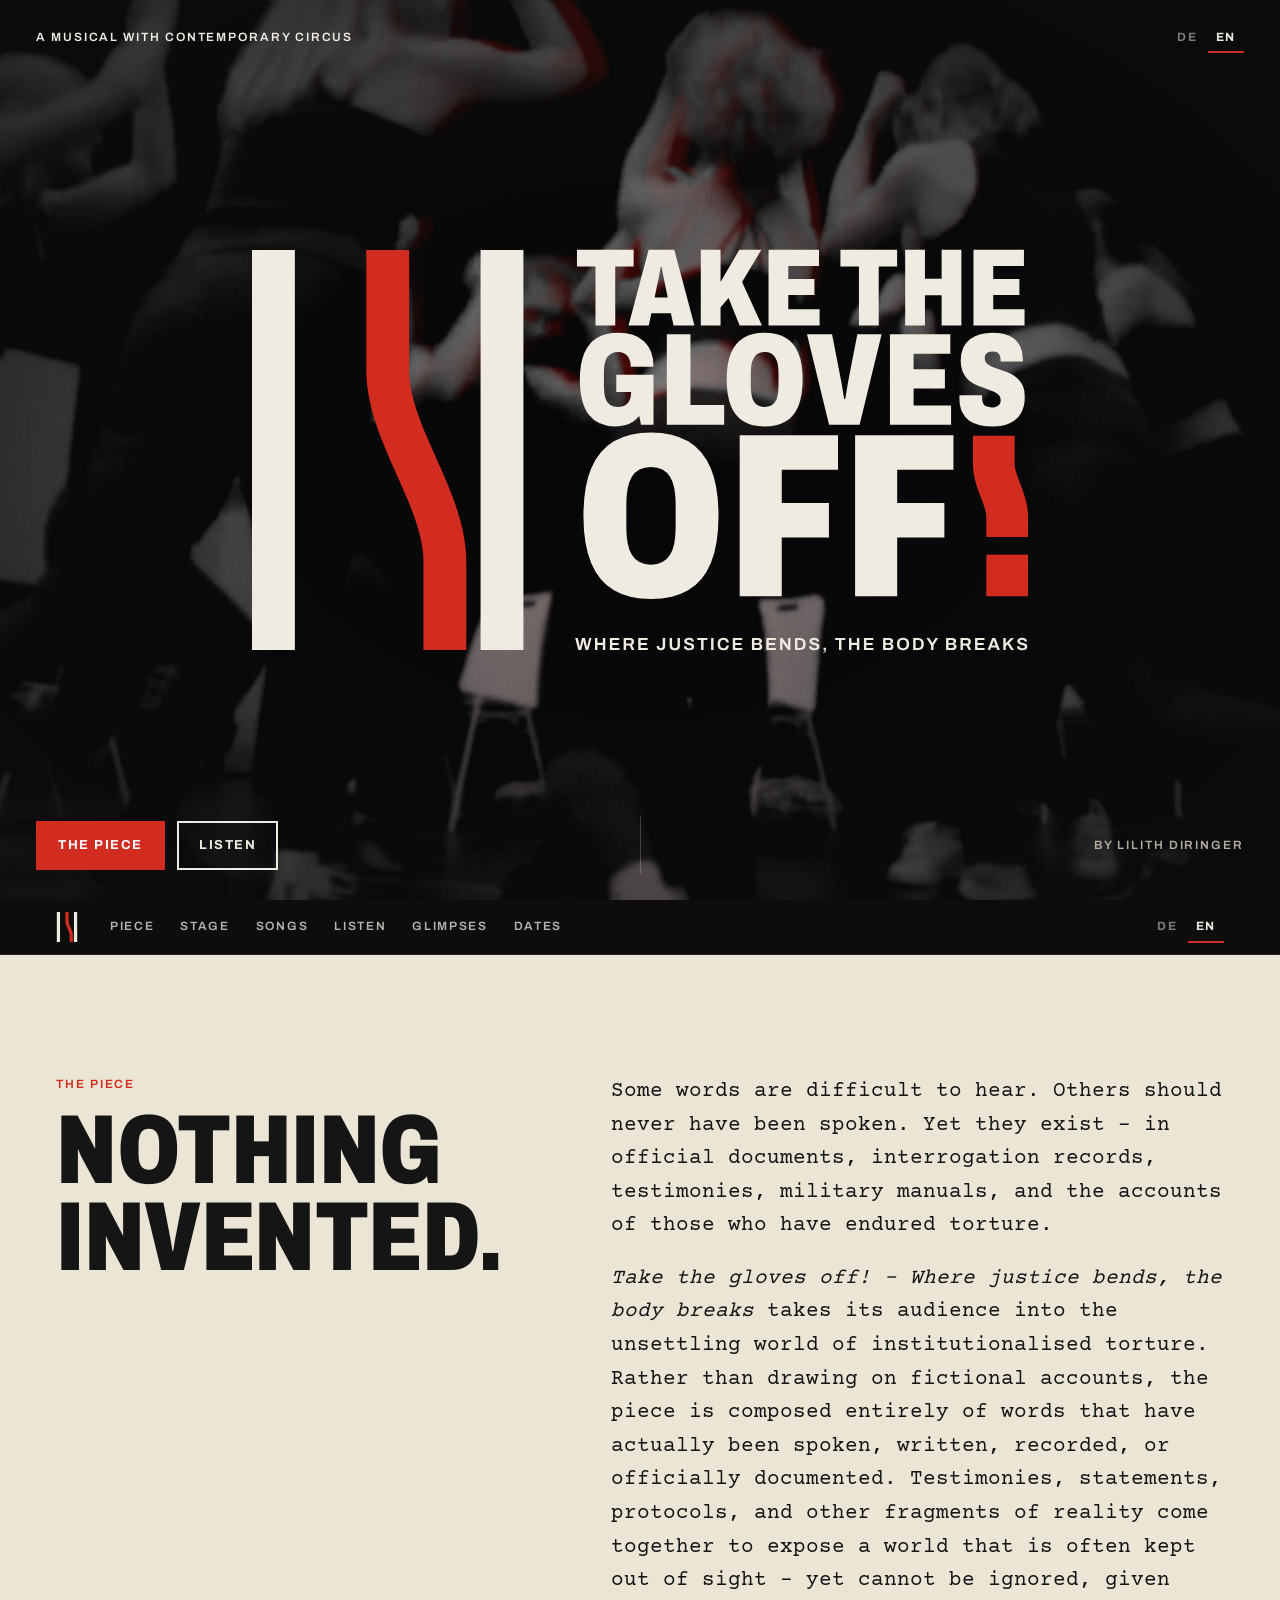
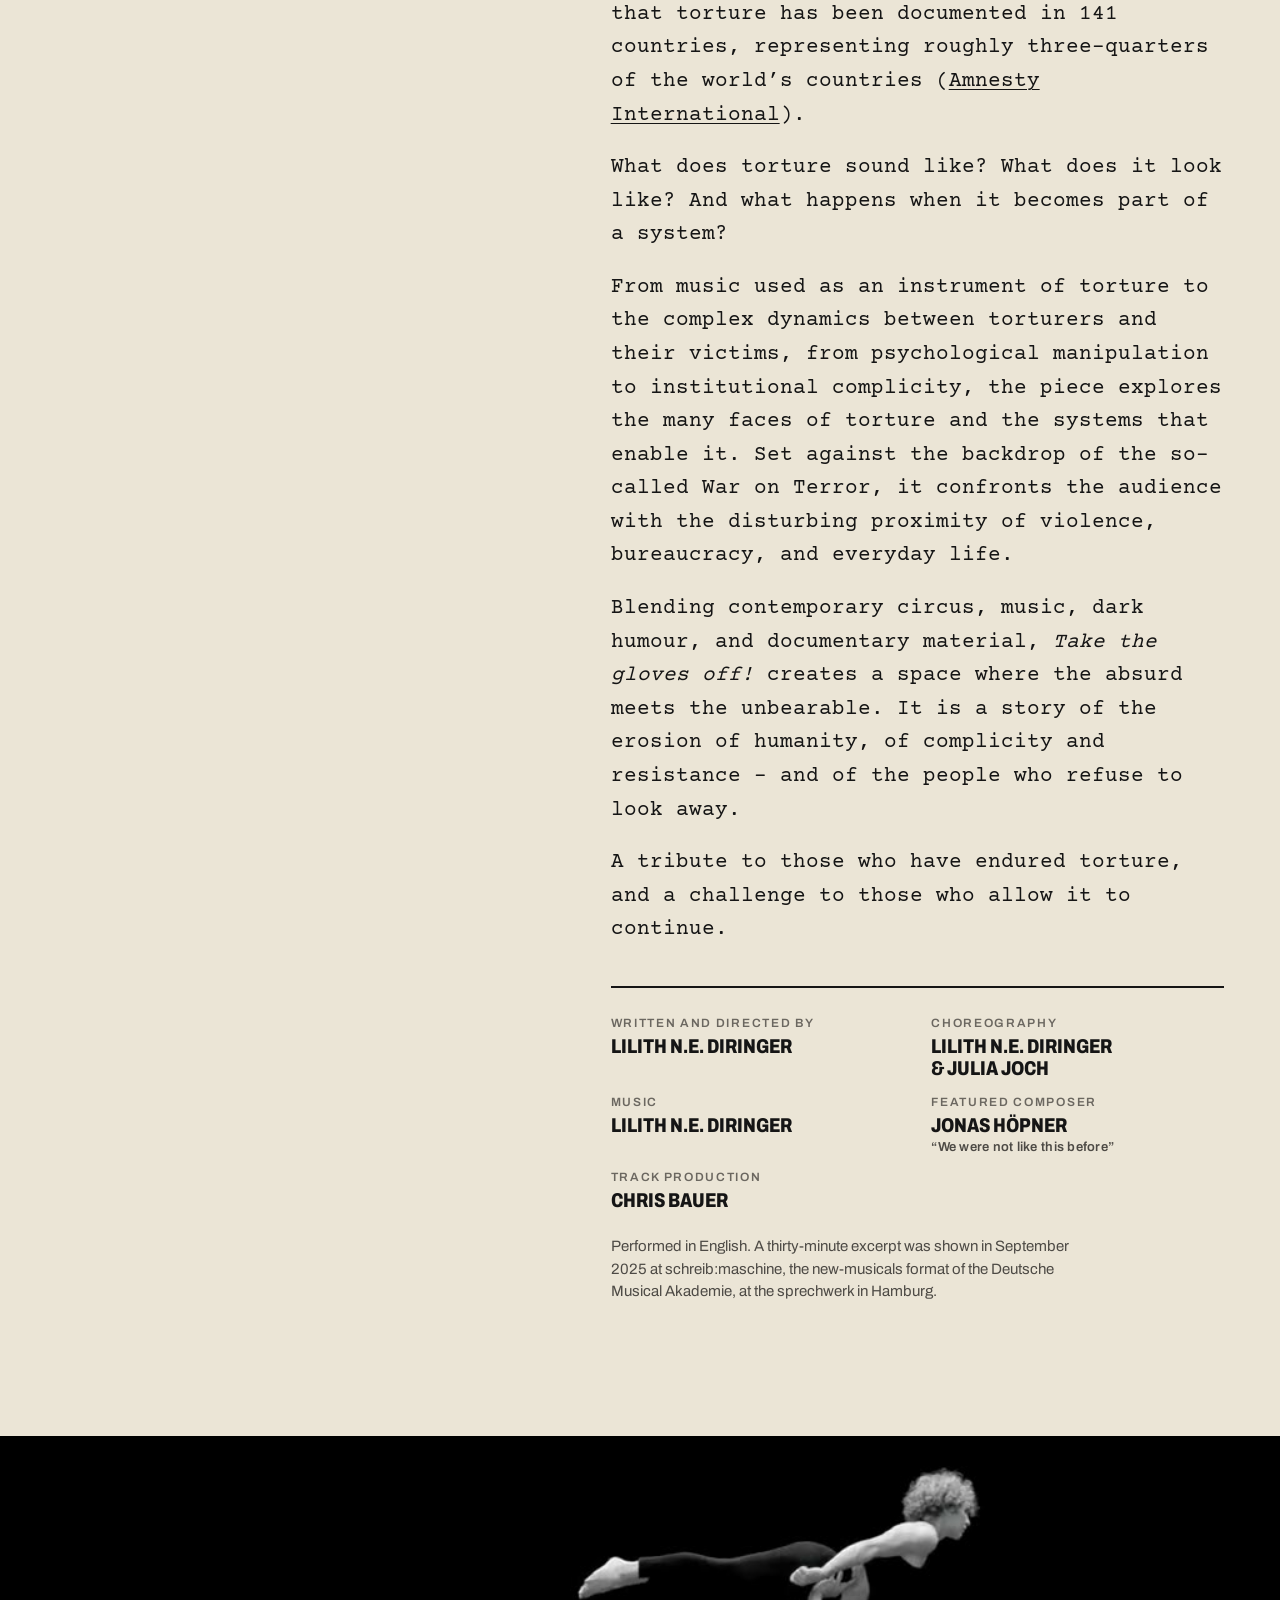
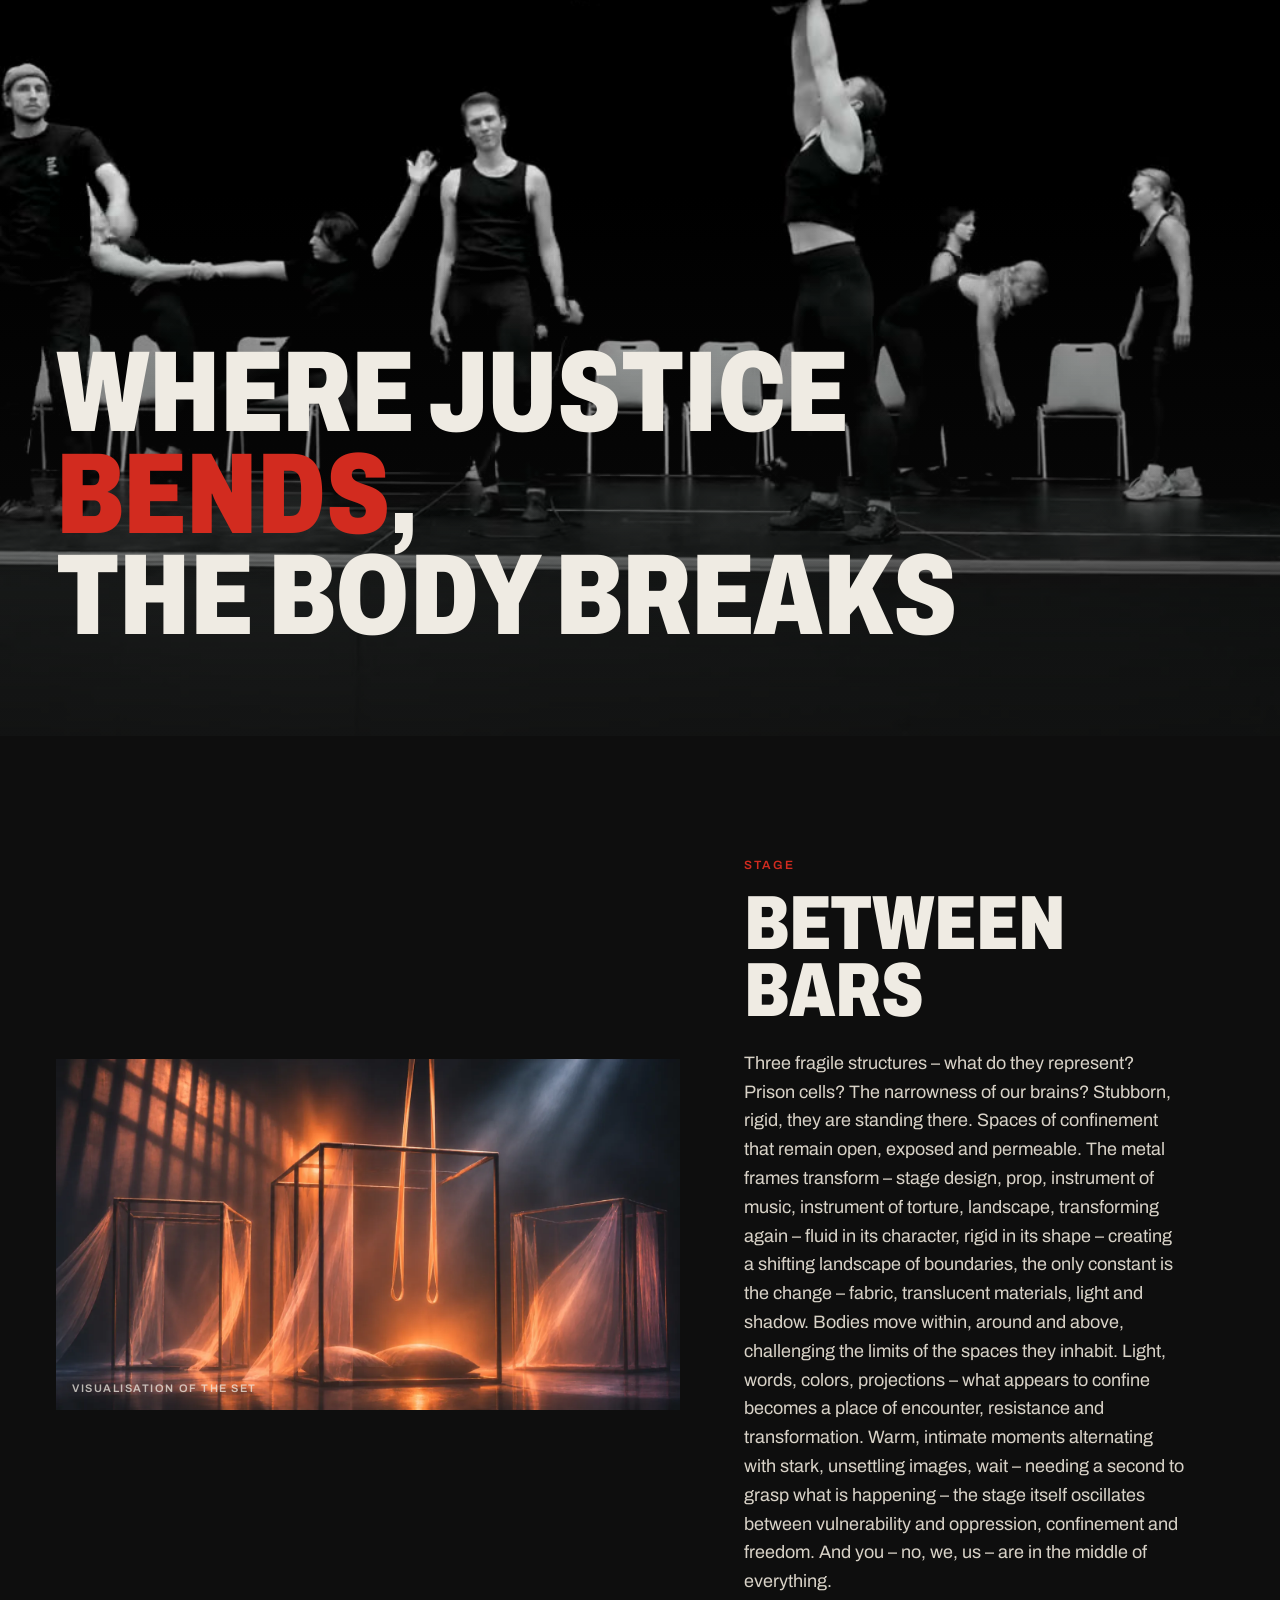
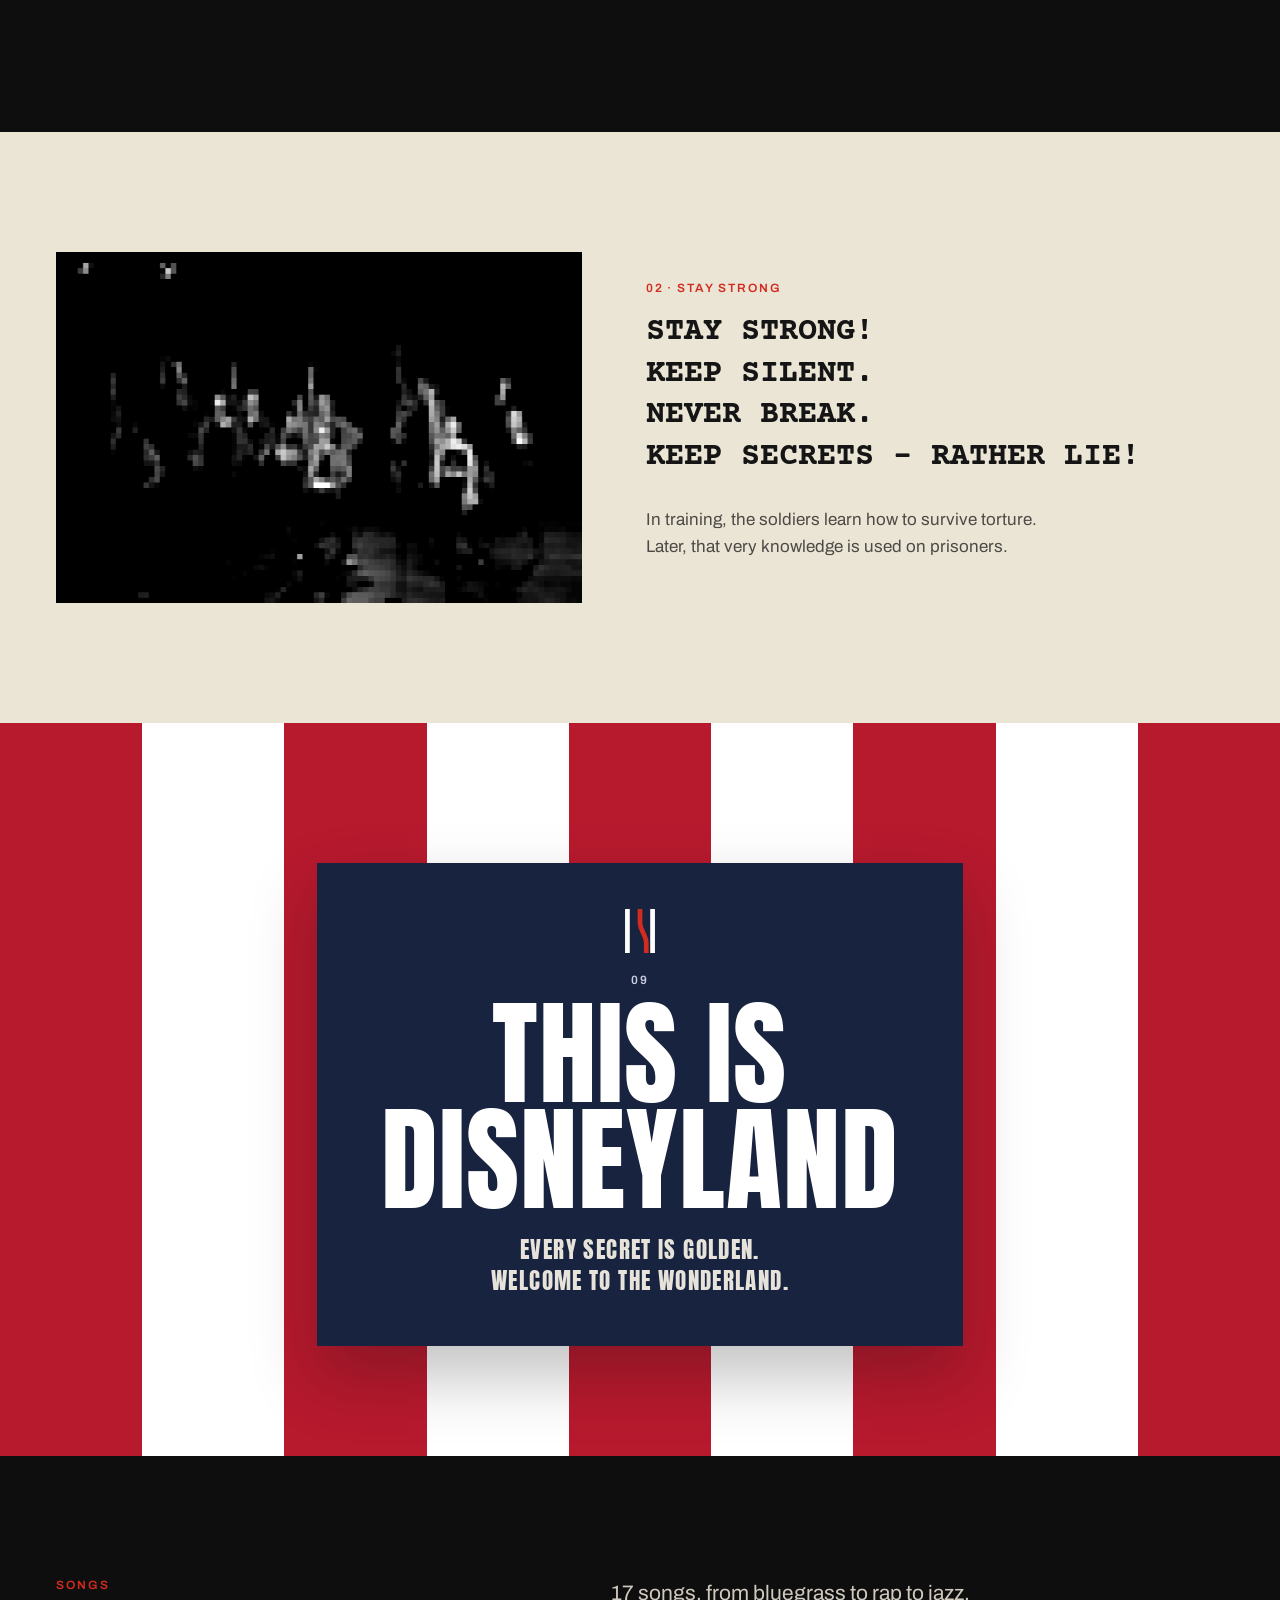
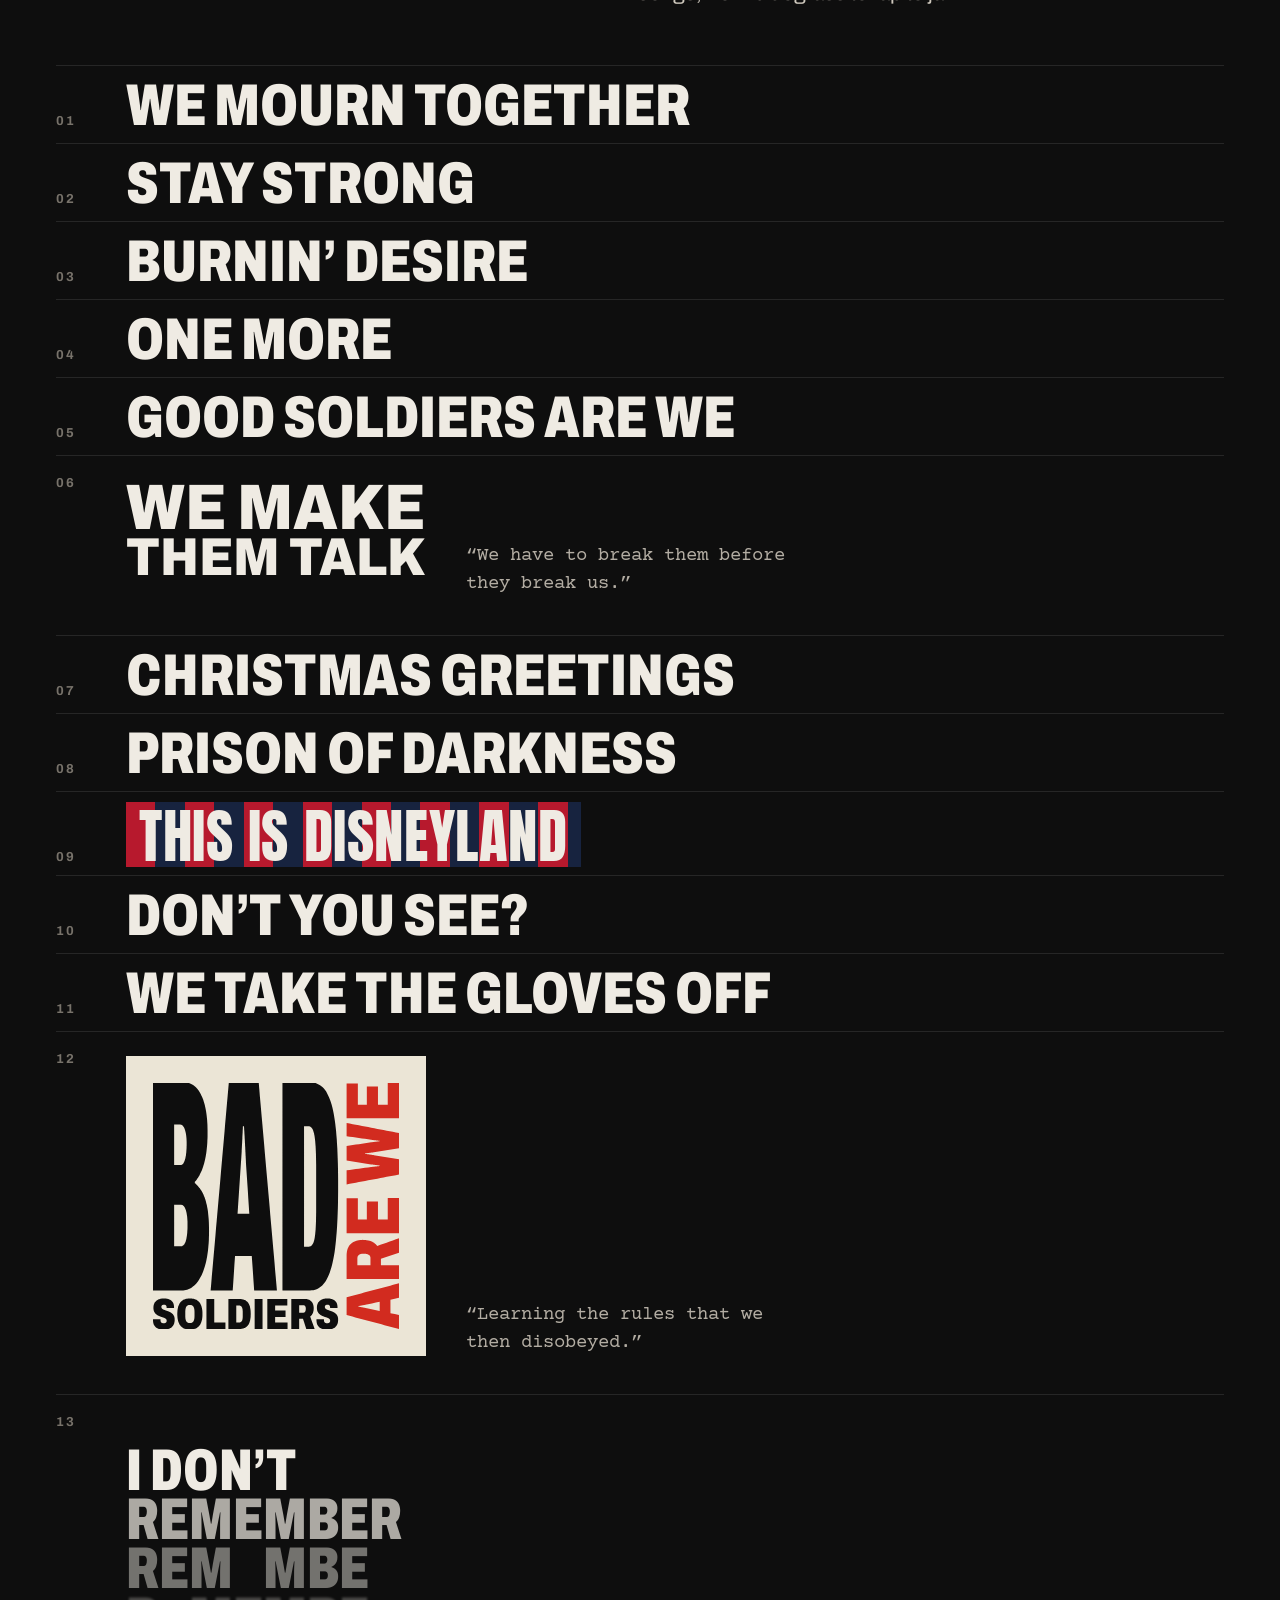
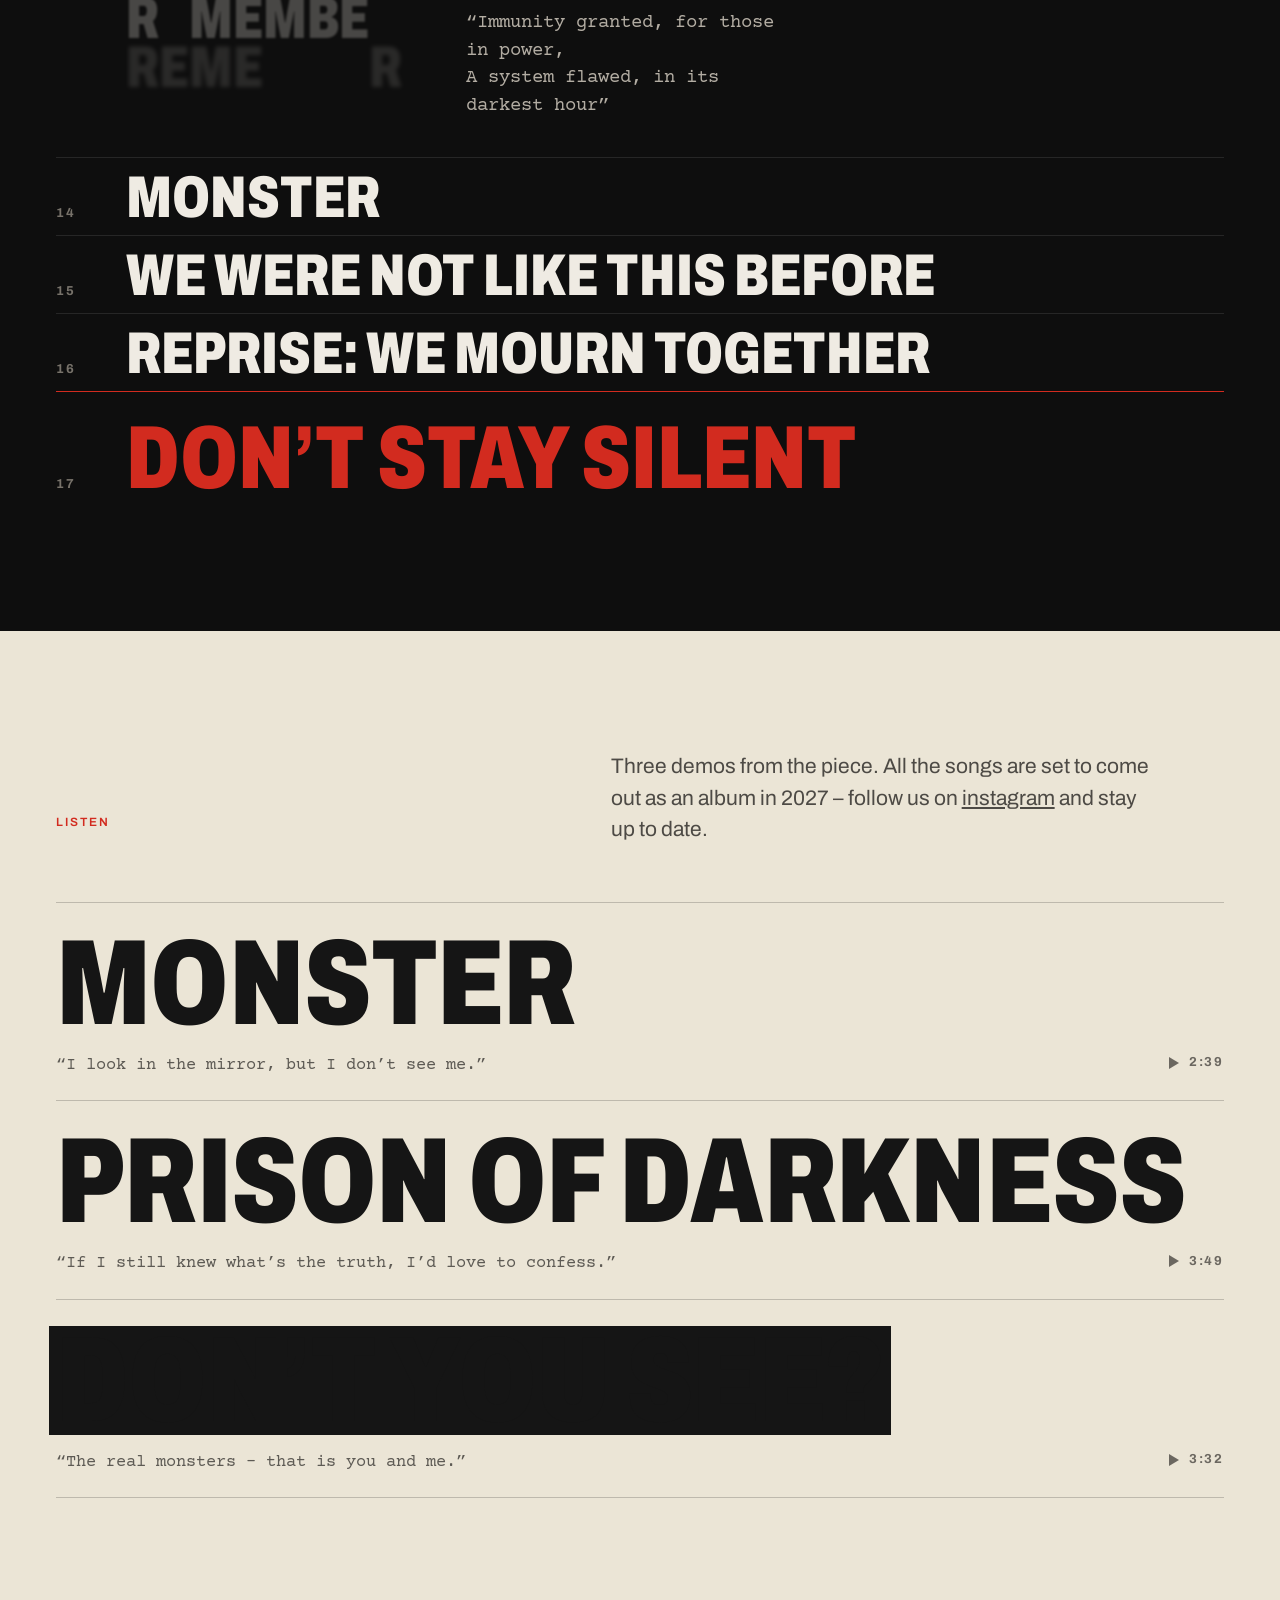
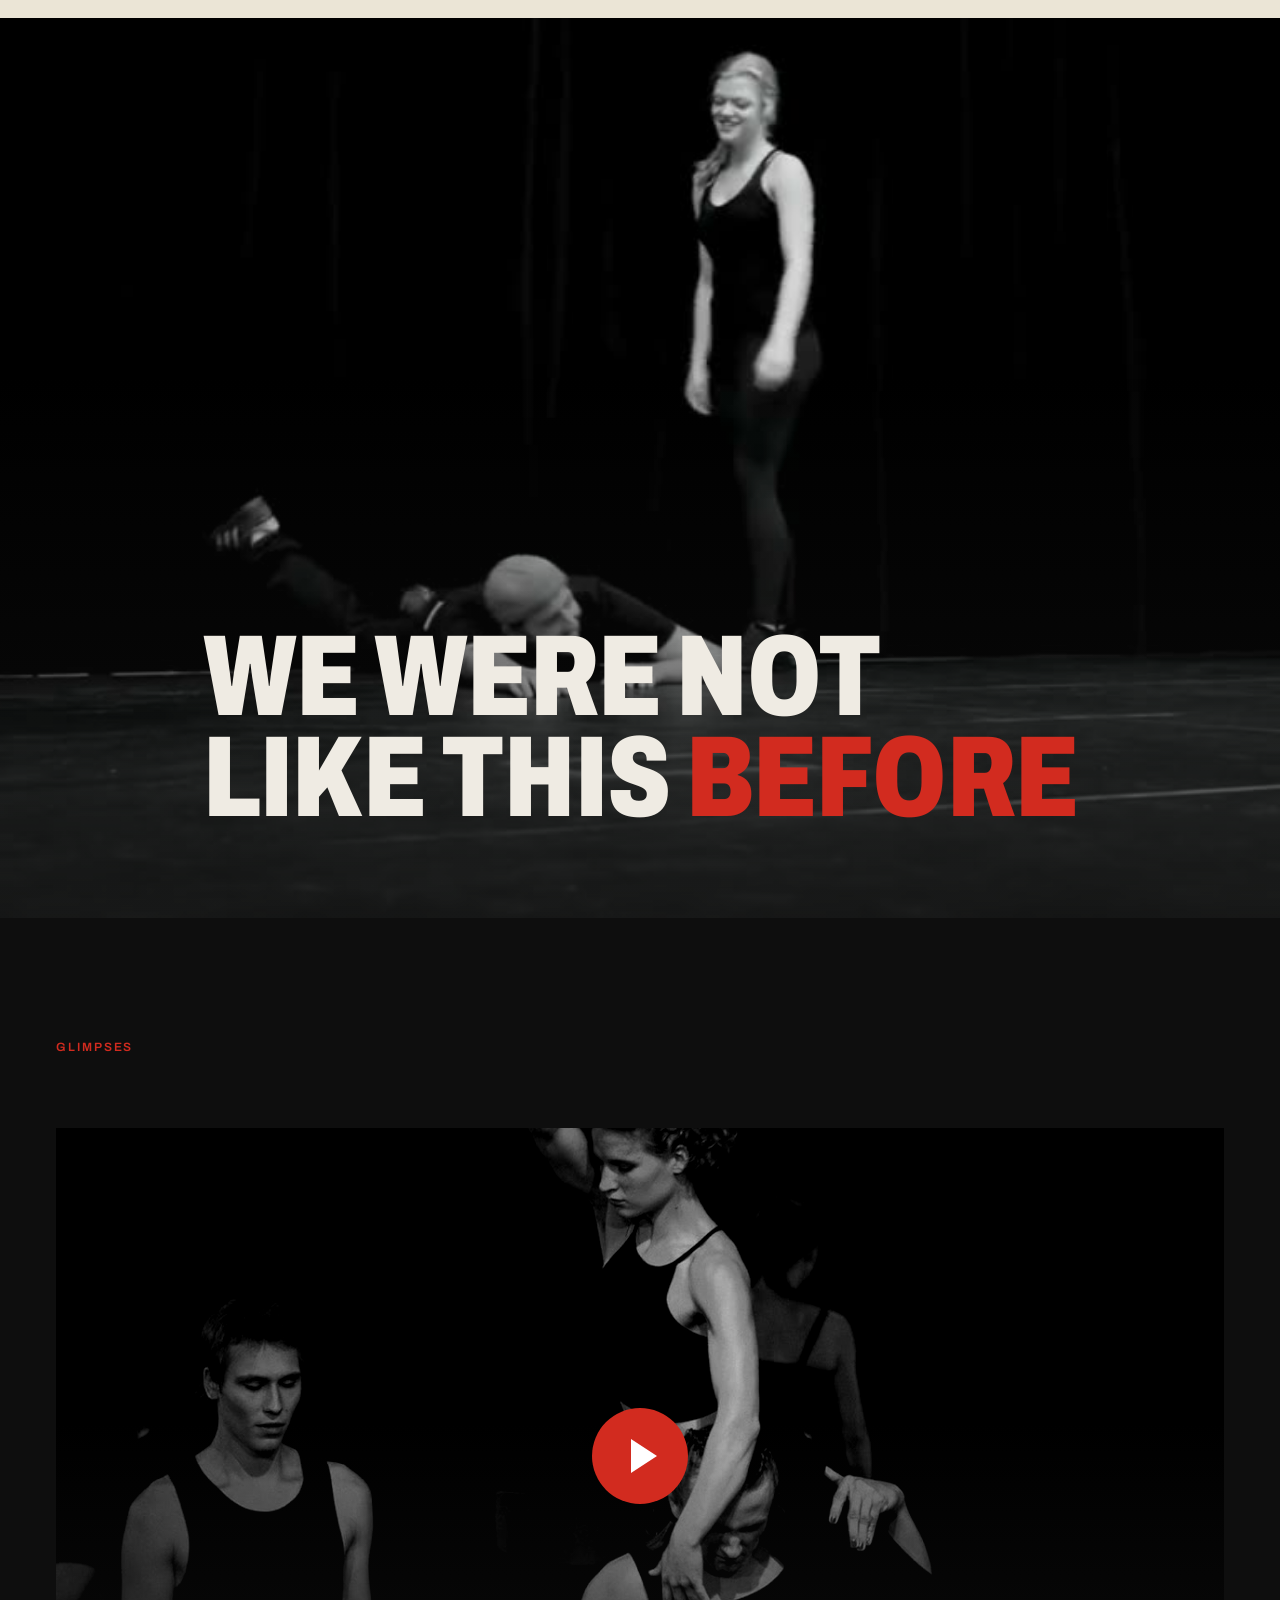
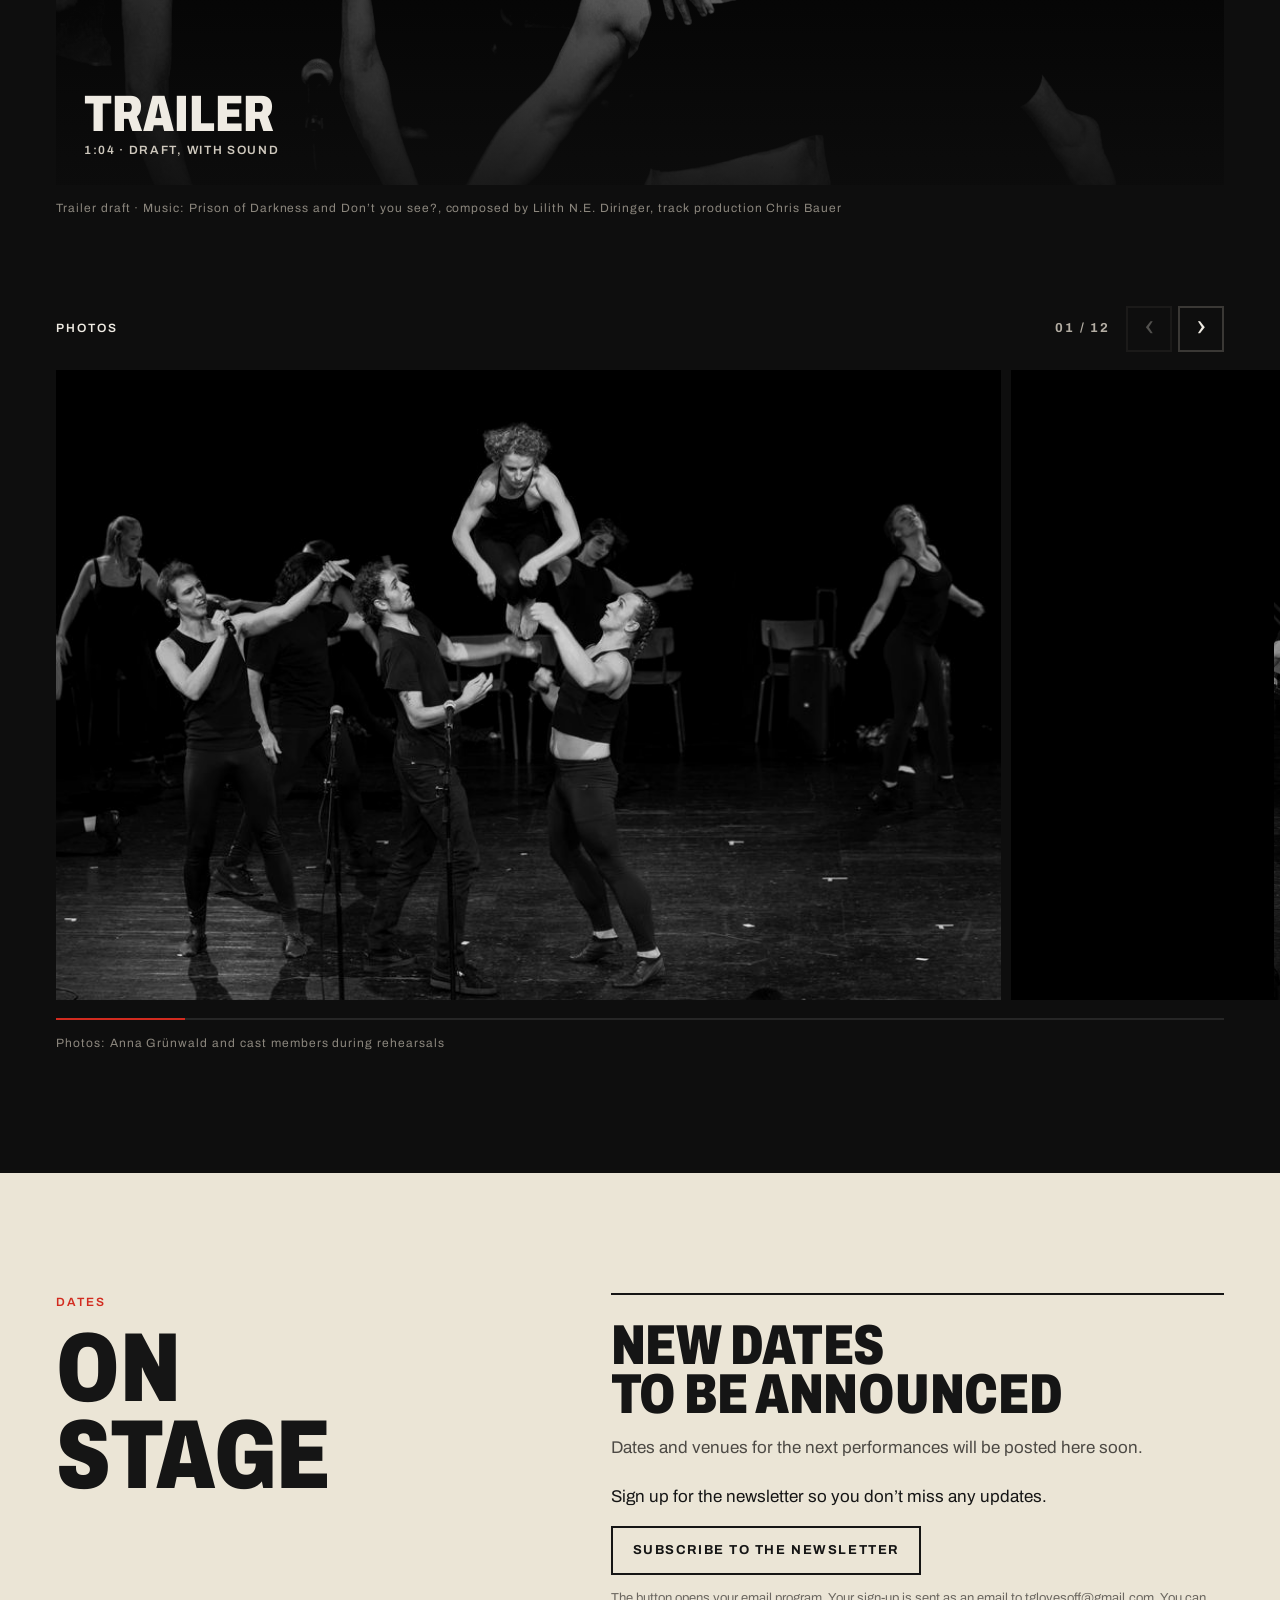
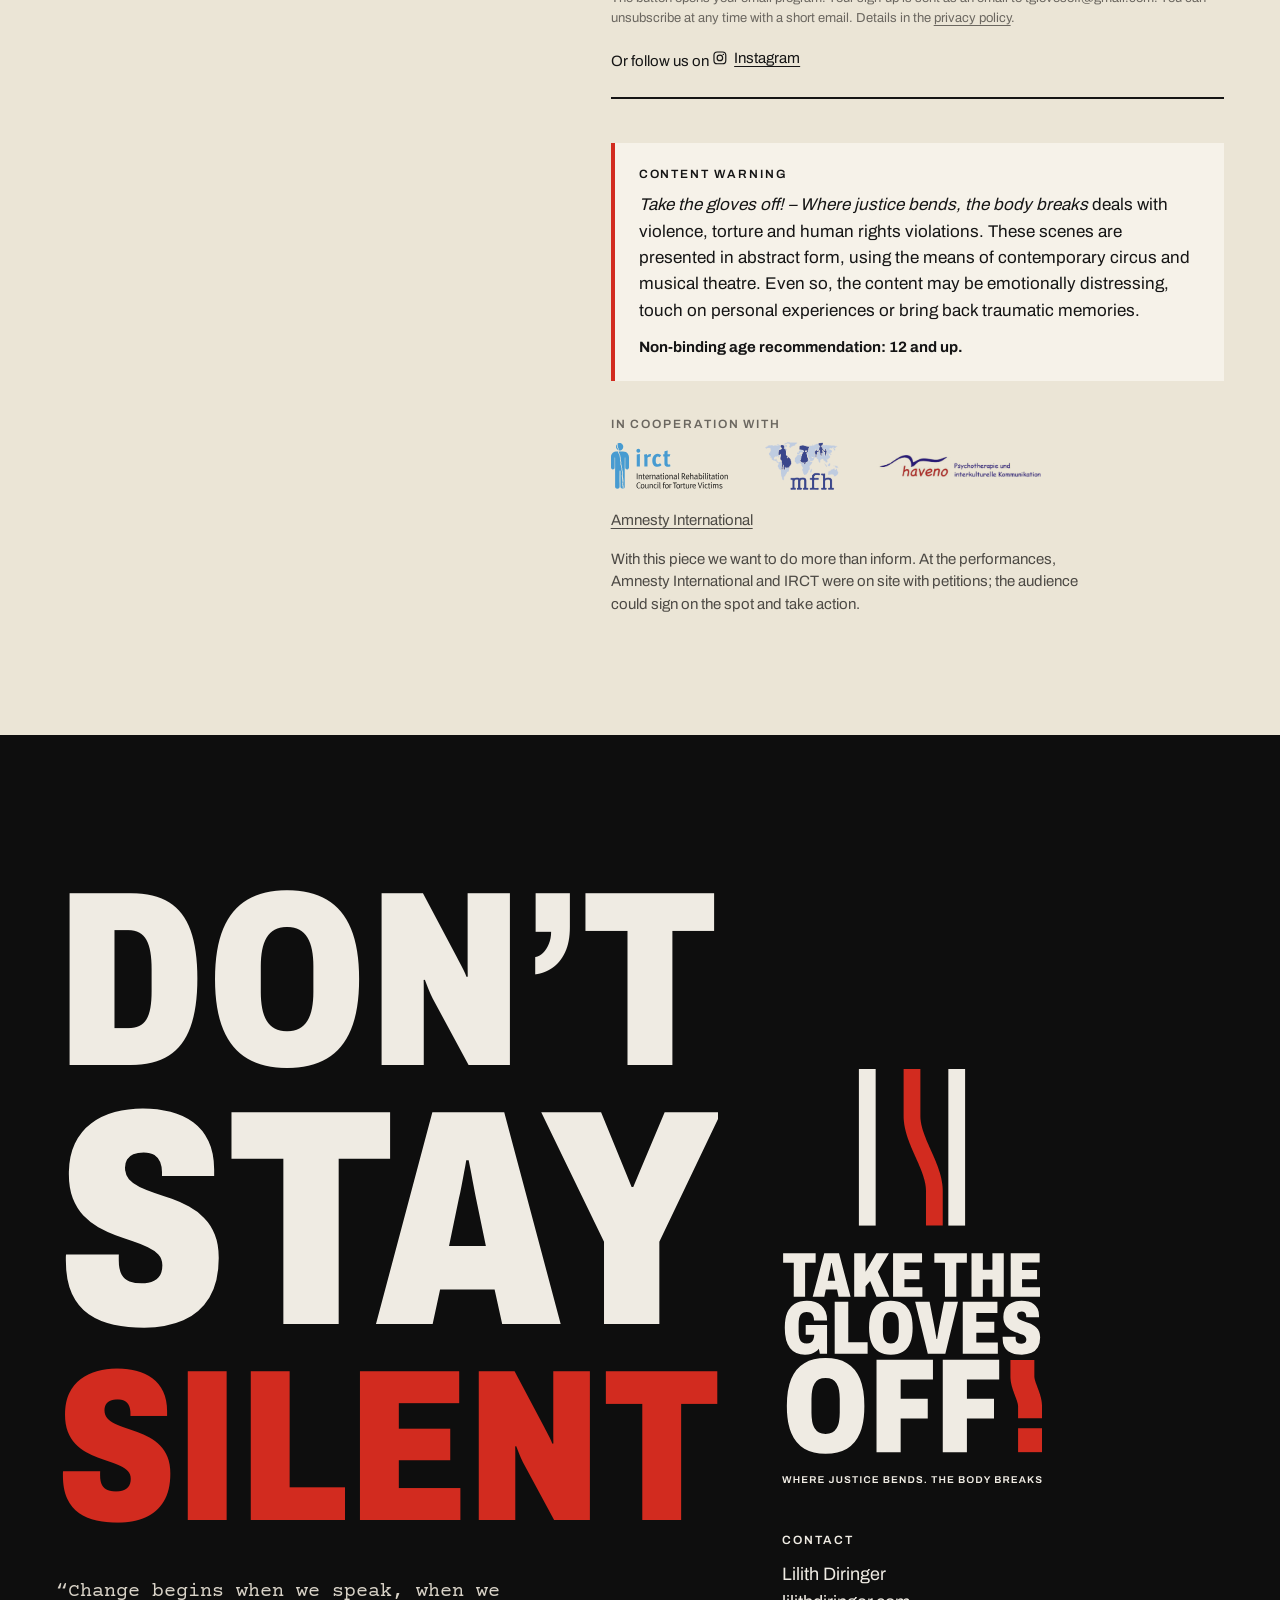
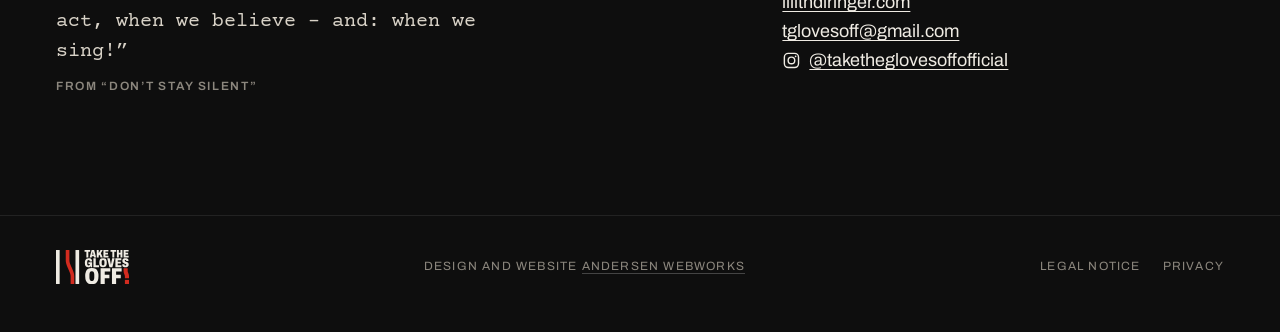
<file: 03_unsere_arbeit/landingpage/index.html>
<!doctype html>
<html lang="de">
<head>
<meta charset="utf-8">
<meta name="viewport" content="width=device-width, initial-scale=1">
<script>
(function () {
  var l = null; try { l = localStorage.getItem('ttgo-lang'); } catch (e) {}
  if (!l) l = (navigator.language || 'de').toLowerCase().indexOf('de') === 0 ? 'de' : 'en';
  document.documentElement.lang = l;
  document.documentElement.classList.add('intro');
})();
</script>
<title>Take the gloves off! – Musiktheater von Lilith Diringer</title>
<meta name="description" content="Take the gloves off! Musiktheater mit zeitgenössischem Circus von Lilith Diringer.">
<meta property="og:title" content="Take the gloves off!">
<meta property="og:description" content="Where justice bends, the body breaks. Musiktheater mit zeitgenössischem Circus von Lilith Diringer.">
<meta property="og:image" content="assets/video/hero-standbild.jpg">
<link rel="icon" href="assets/icon/favicon.ico" sizes="32x32">
<link rel="icon" href="assets/icon/favicon.svg" type="image/svg+xml">
<link rel="apple-touch-icon" href="assets/icon/apple-touch-icon.png">
<meta name="theme-color" content="#0e0e0e">
<link rel="stylesheet" href="assets/lp.css">
</head>
<body>

<svg width="0" height="0" style="position:absolute" aria-hidden="true">
  <symbol id="mark" viewBox="21.5 8 57 84">
    <rect x="21.5" y="8" width="9" height="84" fill="currentColor"/>
    <path d="M45.50 8.00 L45.50 33.20 L45.51 34.06 L45.55 34.92 L45.62 35.77 L45.71 36.61 L45.82 37.45 L45.95 38.28 L46.10 39.10 L46.27 39.92 L46.46 40.73 L46.66 41.54 L46.88 42.34 L47.11 43.14 L47.35 43.92 L47.61 44.71 L47.87 45.49 L48.15 46.26 L48.44 47.03 L48.73 47.79 L49.03 48.55 L49.33 49.31 L49.65 50.06 L49.96 50.80 L50.28 51.55 L50.60 52.28 L50.92 53.02 L51.25 53.75 L51.57 54.47 L51.89 55.19 L52.21 55.91 L52.53 56.63 L52.84 57.34 L53.15 58.04 L53.46 58.75 L53.76 59.44 L54.05 60.14 L54.34 60.83 L54.62 61.51 L54.88 62.19 L55.14 62.87 L55.39 63.54 L55.63 64.21 L55.86 64.87 L56.07 65.52 L56.27 66.18 L56.46 66.82 L56.64 67.46 L56.79 68.09 L56.94 68.72 L57.07 69.34 L57.18 69.96 L57.28 70.57 L57.36 71.17 L57.42 71.77 L57.46 72.36 L57.49 72.94 L57.50 73.52 L57.50 92.00 L66.50 92.00 L66.50 73.52 L66.49 72.66 L66.45 71.80 L66.38 70.95 L66.29 70.11 L66.18 69.27 L66.05 68.44 L65.90 67.62 L65.73 66.80 L65.54 65.99 L65.34 65.18 L65.12 64.38 L64.89 63.58 L64.65 62.80 L64.39 62.01 L64.13 61.23 L63.85 60.46 L63.56 59.69 L63.27 58.93 L62.97 58.17 L62.67 57.41 L62.35 56.66 L62.04 55.92 L61.72 55.17 L61.40 54.44 L61.08 53.70 L60.75 52.97 L60.43 52.25 L60.11 51.53 L59.79 50.81 L59.47 50.09 L59.16 49.38 L58.85 48.68 L58.54 47.97 L58.24 47.28 L57.95 46.58 L57.66 45.89 L57.38 45.21 L57.12 44.53 L56.86 43.85 L56.61 43.18 L56.37 42.51 L56.14 41.85 L55.93 41.20 L55.73 40.54 L55.54 39.90 L55.36 39.26 L55.21 38.63 L55.06 38.00 L54.93 37.38 L54.82 36.76 L54.72 36.15 L54.64 35.55 L54.58 34.95 L54.54 34.36 L54.51 33.78 L54.50 33.20 L54.50 8.00 Z" fill="#d22b1f"/>
    <rect x="69.5" y="8" width="9" height="84" fill="currentColor"/>
  </symbol>
</svg>

<header class="hero" id="top">
  <div class="fxwrap" id="heroFx">
    <img id="heroVid" src="assets/video/hero-standbild.jpg" width="1280" height="720" alt="" aria-hidden="true" decoding="async">
  </div>
  <div class="top">
    <div class="kicker"><span data-l="de">Musiktheater mit zeitgenössischem Circus</span><span data-l="en">A musical with contemporary circus</span></div>
    <div class="lang" role="group" aria-label="Sprache / Language"><button type="button" data-set="de">DE</button><button type="button" data-set="en">EN</button></div>
  </div>
  <div class="in">
    <svg class="mark zeichen-kopf" data-ink="#efebe3" viewBox="21.5 8 57 84" role="img" aria-label="Bildmarke: drei Stäbe, der mittlere biegt sich">
      <rect x="21.5" y="8" width="9" height="84" fill="#efebe3"/>
      <path class="z-stab" d="M45.50 8.00 L45.50 33.20 L45.51 34.06 L45.55 34.92 L45.62 35.77 L45.71 36.61 L45.82 37.45 L45.95 38.28 L46.10 39.10 L46.27 39.92 L46.46 40.73 L46.66 41.54 L46.88 42.34 L47.11 43.14 L47.35 43.92 L47.61 44.71 L47.87 45.49 L48.15 46.26 L48.44 47.03 L48.73 47.79 L49.03 48.55 L49.33 49.31 L49.65 50.06 L49.96 50.80 L50.28 51.55 L50.60 52.28 L50.92 53.02 L51.25 53.75 L51.57 54.47 L51.89 55.19 L52.21 55.91 L52.53 56.63 L52.84 57.34 L53.15 58.04 L53.46 58.75 L53.76 59.44 L54.05 60.14 L54.34 60.83 L54.62 61.51 L54.88 62.19 L55.14 62.87 L55.39 63.54 L55.63 64.21 L55.86 64.87 L56.07 65.52 L56.27 66.18 L56.46 66.82 L56.64 67.46 L56.79 68.09 L56.94 68.72 L57.07 69.34 L57.18 69.96 L57.28 70.57 L57.36 71.17 L57.42 71.77 L57.46 72.36 L57.49 72.94 L57.50 73.52 L57.50 92.00 L66.50 92.00 L66.50 73.52 L66.49 72.66 L66.45 71.80 L66.38 70.95 L66.29 70.11 L66.18 69.27 L66.05 68.44 L65.90 67.62 L65.73 66.80 L65.54 65.99 L65.34 65.18 L65.12 64.38 L64.89 63.58 L64.65 62.80 L64.39 62.01 L64.13 61.23 L63.85 60.46 L63.56 59.69 L63.27 58.93 L62.97 58.17 L62.67 57.41 L62.35 56.66 L62.04 55.92 L61.72 55.17 L61.40 54.44 L61.08 53.70 L60.75 52.97 L60.43 52.25 L60.11 51.53 L59.79 50.81 L59.47 50.09 L59.16 49.38 L58.85 48.68 L58.54 47.97 L58.24 47.28 L57.95 46.58 L57.66 45.89 L57.38 45.21 L57.12 44.53 L56.86 43.85 L56.61 43.18 L56.37 42.51 L56.14 41.85 L55.93 41.20 L55.73 40.54 L55.54 39.90 L55.36 39.26 L55.21 38.63 L55.06 38.00 L54.93 37.38 L54.82 36.76 L54.72 36.15 L54.64 35.55 L54.58 34.95 L54.54 34.36 L54.51 33.78 L54.50 33.20 L54.50 8.00 Z" fill="#d22b1f"/>
      <g class="z-figuren"></g>
      <rect x="69.5" y="8" width="9" height="84" fill="#efebe3"/>
    </svg>
    <svg class="wordmark" viewBox="0.00 0.00 600.00 529.77" role="img" aria-label="Take the gloves off! Where justice bends, the body breaks"><path d="M27.12611843220756 99.95143273433705V21.759625353125344H2.5974421086619355V-0.24589093174965626H77.64329921568176V21.759625353125344H53.306836086665044V99.95143273433705Z M70.8494798340457 99.95143273433705 97.52506051843986 -0.24589093174965626H131.53318107099196L158.24202132086086 99.95143273433705H130.5727910219668L126.9680834470761 83.63148526059243H101.17511101693074L97.66242750180815 99.95143273433705ZM105.4104943568409 63.0509422119524H122.83288924192676L118.22576486352233 40.67803009324074Q117.91902985487128 39.29320630835003 117.49597529637808 37.10272939909191Q117.07292073788489 34.912252489833804 116.597727601131 32.301089268914104Q116.12253446437711 29.689926047994405 115.62233576646067 27.093348598931804Q115.12213706854422 24.496771149869204 114.71112490337181 22.41568824166866H113.55326516411732Q113.12999990219166 25.049818497134837 112.51602503296935 28.36819557005365Q111.90205016374705 31.686572642972465 111.27348952266765 34.938303326564586Q110.64492888158824 38.19003401015671 110.0386252039668 40.67803009324074Z M166.5989556840579 99.95143273433705V-0.24589093174965626H192.7796733385154V42.4754584686683L217.5835981769664 -0.24589093174965626H246.82529300321013L221.25388074697022 42.26277807836916L247.59581492559724 99.95143273433705H218.04667359535532L203.41513545377677 63.71332068880996L192.7796733385154 75.68224907326663V99.95143273433705Z M256.3298347535905 99.95143273433705V-0.24589093174965626H323.1681862665995V21.27069474250844H282.51055240804794V38.44881287589125H317.1422726787255V59.69643253559854H282.51055240804794V78.43484706007895H323.9707911605104V99.95143273433705Z  M376.0819222204543 99.95143273433705V21.759625353125344H351.5532458969087V-0.24589093174965626H426.5991030039286V21.759625353125344H402.2626398749118V99.95143273433705Z M437.3128944893032 99.95143273433705V-0.24589093174965626H463.4936121437607V38.15576207469885H485.57899786523967V-0.24589093174965626H511.7387090509757V99.95143273433705H485.57899786523967V60.09026076852724H463.4936121437607V99.95143273433705Z M527.7722825437799 99.95143273433705V-0.24589093174965626H594.6106340567889V21.27069474250844H553.9530001982373V38.44881287589125H588.5847204689148V59.69643253559854H553.9530001982373V78.43484706007895H595.4132389506998V99.95143273433705Z" fill="#efebe3"/><path d="M53.09253852057686 233.65441024223082Q30.224039716728896 233.65441024223082 18.318261997327664 218.31517808598113Q6.412484277926431 202.97594592973147 6.412484277926431 171.61923526130232Q6.412484277926431 150.47432229712916 12.265589986558364 136.76165349889536Q18.118695695190297 123.04898470066153 29.48341475638911 116.30395279592379Q40.84813381758792 109.55892089118605 57.34087678797887 109.55892089118605Q68.00460723970076 109.55892089118605 76.59561471930772 112.35893108656313Q85.18662219891469 115.15894128194023 91.331945114169 120.77143150482458Q97.47726802942331 126.38392172770892 100.75411789294628 134.85881873570517Q104.03096775646925 143.33371574370142 104.03096775646925 154.67301381364618H73.83190062946097Q73.83190062946097 150.40865598989433 72.84555842072007 146.8535961775614Q71.85921621197915 143.29853636522847 69.79390047068375 140.6870929102815Q67.72858472938837 138.07564945533454 64.64199459126647 136.6423928620477Q61.555404453144554 135.20913626876086 57.269918637994905 135.20913626876086Q52.10115162309815 135.20913626876086 48.44498406728663 136.9364586129297Q44.78881651147512 138.66378095709857 42.55696252417128 142.12097166797116Q40.32510853686745 145.57816237884376 39.340508446656 150.7189426537762Q38.355908356444566 155.85972292870866 38.355908356444566 162.76135291625735V180.54206021861694Q38.355908356444566 189.80844048668726 40.202366926406086 195.90470277205782Q42.04882549636761 202.0009650574284 46.22395109278073 205.00257996104222Q50.39907668919385 208.004194864656 57.26393254403977 208.004194864656Q62.9598278321696 208.004194864656 66.70283388862843 205.58212861741103Q70.44583994508726 203.16006237016606 72.36331725702561 198.892654207265Q74.28079456896396 194.62524604436393 74.28079456896396 189.23096461172076V188.07769942899617H54.700120387123064V165.3421245121466H103.98068897809375V231.56199524659002H87.3925950076129L85.06449455786708 219.90248670316808Q81.71593177391325 224.04461869150722 77.21522042516428 227.13281667401594Q72.7145090764153 230.22101465652466 66.79331711716722 231.93771244937773Q60.87212515791916 233.65441024223082 53.09253852057686 233.65441024223082Z M121.60839857801523 231.56199524659002V111.65133588682686H152.94004498924915V205.2123369165856H197.57600144500202V231.56199524659002Z M251.1554002242184 233.65441024223082Q234.73637587315326 233.65441024223082 223.55126250590462 227.10449763945616Q212.36614913865597 220.5545850366815 206.62795867001165 206.8097969530837Q200.88976820136736 193.0650088694859 200.88976820136736 171.61923526130232Q200.88976820136736 150.1092230823907 206.62795867001165 136.39655428415693Q212.36614913865597 122.68388548592313 223.55126250590462 116.12140318855458Q234.73637587315326 109.55892089118605 251.1554002242184 109.55892089118605Q267.66380253519924 109.55892089118605 278.8840789636946 116.12140318855458Q290.10435539219 122.68388548592313 295.78748118804657 136.39655428415693Q301.47060698390317 150.1092230823907 301.47060698390317 171.61923526130232Q301.47060698390317 193.0650088694859 295.78748118804657 206.8097969530837Q290.10435539219 220.5545850366815 278.8840789636946 227.10449763945616Q267.66380253519924 233.65441024223082 251.1554002242184 233.65441024223082ZM251.1554002242184 208.004194864656Q256.2415808725066 208.004194864656 259.7319142238514 206.10983652113086Q263.22224757519615 204.21547817760572 265.39719490871914 200.66072781575156Q267.5721422422421 197.10597745389742 268.55699449076064 192.0028064002829Q269.54184673927926 186.8996353466684 269.54184673927926 180.50644527413567V162.7110741378819Q269.54184673927926 156.30322023145493 268.55699449076064 151.23521223908713Q267.5721422422421 146.16720424671934 265.39719490871914 142.58252860126524Q263.22224757519615 138.99785295581114 259.7319142238514 137.103494612286Q256.2415808725066 135.20913626876086 251.1554002242184 135.20913626876086Q246.09435896511792 135.20913626876086 242.59145591917928 137.103494612286Q239.08855287324062 138.99785295581114 236.93839290813455 142.58252860126524Q234.78823294302848 146.16720424671934 233.810712611457 151.23521223908713Q232.8331922798855 156.30322023145493 232.8331922798855 162.7110741378819V180.50644527413567Q232.8331922798855 186.8996353466684 233.810712611457 192.0028064002829Q234.78823294302848 197.10597745389742 236.93839290813455 200.66072781575156Q239.08855287324062 204.21547817760572 242.59145591917928 206.10983652113086Q246.09435896511792 208.004194864656 251.1554002242184 208.004194864656Z M336.4820295140965 231.56199524659002 307.2816352586488 111.65133588682686H340.4938014050411L352.5674143145161 173.77215315982463Q353.09490606695437 176.62100946552653 353.7836917244879 180.9173686177259Q354.47247738202134 185.21372776992533 355.2481948393994 189.61945979277868Q356.0239122967774 194.025191815632 356.5257603434136 197.49040039054066H357.9114233501703Q358.4479825748187 194.49095657182224 359.1113766848573 190.35581601084561Q359.77477079489586 186.22067544986902 360.513483210034 181.80630328944886Q361.2521956251721 177.39193112902868 361.8551055451736 173.78681699371884L373.96362935758816 111.65133588682686H406.0916971827759L376.9408776641619 231.56199524659002Z M417.13637300647645 231.56199524659002V111.65133588682686H497.1248448258809V137.40120505468354H448.46801941771037V157.9590343116642H489.9133620723601V183.38701971087215H448.46801941771037V205.81212607873334H498.08535832577195V231.56199524659002Z M553.5282944115536 233.65441024223082Q544.2922471810551 233.65441024223082 536.2738248879948 231.95941347161983Q528.2554025949346 230.26441670100883 522.1603011658842 226.03619938712262Q516.0651997368337 221.80798207323642 512.6048506293591 214.38538667809252Q509.1445015218846 206.96279128294861 509.1445015218846 195.4721788143289Q509.1445015218846 194.98936947858203 509.15183343883166 193.96475327745233Q509.1591653557788 192.94013707632263 509.2937300490002 192.25732924500323H539.179676287883Q539.1301015510492 193.03560258800383 539.122769634102 193.88290695941112Q539.115437717155 194.73021133081838 539.115437717155 195.48823760477362Q539.115437717155 200.67470066188503 540.7141617722582 203.50814162669107Q542.3128858273612 206.34158259149712 545.224798598701 207.43139026338247Q548.1367113700408 208.5211979352678 551.9954332706714 208.5211979352678Q554.0713965529031 208.5211979352678 555.8537754112466 208.17978745634161Q557.6361542695901 207.83837697741546 559.1184731244832 207.06338644207182Q560.6007919793765 206.2883959067282 561.6731736435511 205.08750925268504Q562.7455553077258 203.88662259864188 563.2840629390976 202.19245761682478Q563.8225705704692 200.4982926350077 563.8225705704692 198.34102676732377Q563.8225705704692 194.6551435159274 561.5894181892575 192.23612104456515Q559.3562658080456 189.8170985732029 555.591368831129 188.04058951999673Q551.8264718542124 186.26408046679057 547.1142286878102 184.6791491863169Q542.4019855214079 183.0942179058432 537.333926763759 181.2379632371626Q532.26586800611 179.381708568482 527.5536248397078 176.71636292879006Q522.8413816733056 174.05101728909813 519.076484696389 170.06814076337886Q515.3115877194724 166.0852642376596 513.0784353382605 160.34769266997287Q510.8452829570487 154.61012110228614 510.8452829570487 146.59649286225124Q510.8452829570487 136.51149900427967 514.207180069131 129.44422144703466Q517.5690771812133 122.37694388978966 523.4787948150268 117.98538110179997Q529.3885124488404 113.59381831381029 536.9023949401526 111.53387462430433Q544.4162774314647 109.47393093479839 552.7202481899244 109.47393093479839Q561.1156959063921 109.47393093479839 568.4305229754477 111.36354269075815Q575.7453500445032 113.2531544467179 581.2681250085805 117.32420713746333Q586.7908999726578 121.39525982820878 589.9327905518965 127.9777894696953Q593.0746811311351 134.5603191111818 593.1242558679688 143.94615488223528V147.70965363915616H563.5870454616929V145.94260664922302Q563.5870454616929 142.42599926906024 562.5933647727384 139.84678482502864Q561.5996840837839 137.26757038099706 559.3690253281031 135.82404782043176Q557.1383665724225 134.3805252598665 553.2374509854636 134.3805252598665Q549.7376490075793 134.3805252598665 547.3399542525423 135.42868116441022Q544.9422594975052 136.47683706895396 543.8009925375009 138.41424869963768Q542.6597255774966 140.3516603303214 542.6597255774966 143.07255033807212Q542.6597255774966 146.89489755585475 544.8928779587084 149.5041470090377Q547.1260303399202 152.11339646222063 550.9334222950307 153.91773665972642Q554.7408142501412 155.72207685723222 559.4530574165433 157.29967622075878Q564.1653005829455 158.87727558428537 569.1908643624006 160.67871773848543Q574.2164281418558 162.4801598926855 578.928671308258 165.04610390040273Q583.6409144746602 167.61204790811993 587.4483064297706 171.46769165756484Q591.255698384881 175.32333540700978 593.4888507660929 180.85721795387116Q595.7220031473048 186.39110050073253 595.7220031473048 194.205925476818Q595.7220031473048 207.7834548465115 590.4433180429463 216.51859550834308Q585.1646329385878 225.2537361701747 575.7076212709221 229.45407320620276Q566.2506096032565 233.65441024223082 553.5282944115536 233.65441024223082Z" fill="#efebe3"/><path d="M100.58385298483454 462.3545448264059Q71.38538749096642 462.3545448264059 51.49454990429663 450.7066300032842Q31.603712317626847 439.0587151801625 21.399308400954126 414.6159278379642Q11.194904484281404 390.1731404957659 11.194904484281404 352.0354492847023Q11.194904484281404 313.78352061039647 21.399308400954126 289.39785199981924Q31.603712317626847 265.012183389242 51.49454990429663 253.34191548435246Q71.38538749096642 241.67164757946287 100.58385298483454 241.67164757946287Q129.9412621054805 241.67164757946287 149.89463126580037 253.34191548435246Q169.84800042612025 265.012183389242 179.95448110972228 289.39785199981924Q190.06096179332428 313.78352061039647 190.06096179332428 352.0354492847023Q190.06096179332428 390.1731404957659 179.95448110972228 414.6159278379642Q169.84800042612025 439.0587151801625 149.89463126580037 450.7066300032842Q129.9412621054805 462.3545448264059 100.58385298483454 462.3545448264059ZM100.58385298483454 416.73996307058934Q109.62876740723073 416.73996307058934 115.83573657557395 413.3711662685521Q122.04270574391715 410.0023694665148 125.91048273912764 403.6808455098748Q129.77825973433812 397.35932155323485 131.5296533482384 388.2841925606523Q133.28104696213867 379.20906356806967 133.28104696213867 367.83985333137997V336.19378722156415Q133.28104696213867 324.7984998295689 131.5296533482384 315.7859024106365Q129.77825973433812 306.773304991704 125.91048273912764 300.398563965529Q122.04270574391715 294.02382293935403 115.83573657557395 290.6550261373168Q109.62876740723073 287.2862293352795 100.58385298483454 287.2862293352795Q91.58364472597405 287.2862293352795 85.35432247586299 290.6550261373168Q79.12500022575192 294.02382293935403 75.30130338450974 300.398563965529Q71.47760654326757 306.773304991704 69.73925150702004 315.7859024106365Q68.00089647077253 324.7984998295689 68.00089647077253 336.19378722156415V367.83985333137997Q68.00089647077253 379.20906356806967 69.73925150702004 388.2841925606523Q71.47760654326757 397.35932155323485 75.30130338450974 403.6808455098748Q79.12500022575192 410.0023694665148 85.35432247586299 413.3711662685521Q91.58364472597405 416.73996307058934 100.58385298483454 416.73996307058934Z M218.12052936854005 458.6335376738033V245.39265473206552H348.34617083565615V291.1844539457934H273.83857795923745V335.1708853705542H336.34750448115255V380.73725536100847H273.83857795923745V458.6335376738033Z M370.99190655463167 458.6335376738033V245.39265473206552H501.2175480217478V291.1844539457934H426.7099551453291V335.1708853705542H489.2188816672442V380.73725536100847H426.7099551453291V458.6335376738033Z" fill="#efebe3"/><path d="M527.14 245.92 L527.14 283.53 L527.17 285.51 L527.25 287.47 L527.37 289.39 L527.54 291.28 L527.75 293.15 L527.99 294.98 L528.27 296.78 L528.59 298.55 L528.92 300.29 L529.29 302.00 L529.68 303.68 L530.09 305.33 L530.51 306.95 L530.96 308.55 L531.41 310.11 L531.88 311.65 L532.36 313.17 L532.84 314.65 L533.33 316.12 L533.83 317.56 L534.33 318.97 L534.83 320.37 L535.32 321.73 L535.82 323.08 L536.32 324.41 L536.81 325.71 L537.29 326.99 L537.77 328.25 L538.24 329.48 L538.70 330.70 L539.14 331.89 L539.58 333.06 L540.01 334.21 L540.42 335.33 L540.81 336.44 L541.19 337.52 L541.55 338.57 L541.90 339.60 L542.23 340.61 L542.54 341.59 L542.83 342.55 L543.10 343.47 L543.35 344.38 L543.58 345.25 L543.79 346.09 L543.98 346.91 L544.14 347.69 L544.29 348.45 L544.42 349.17 L544.53 349.87 L544.62 350.53 L544.69 351.16 L544.74 351.76 L544.78 352.33 L544.80 352.88 L544.81 353.39 L544.81 380.26 L600.00 380.26 L600.00 353.39 L599.97 351.41 L599.90 349.45 L599.77 347.53 L599.60 345.64 L599.40 343.77 L599.15 341.94 L598.87 340.14 L598.56 338.37 L598.22 336.63 L597.85 334.92 L597.46 333.24 L597.06 331.59 L596.63 329.97 L596.19 328.37 L595.73 326.81 L595.26 325.27 L594.79 323.75 L594.30 322.27 L593.81 320.80 L593.32 319.36 L592.82 317.95 L592.32 316.55 L591.82 315.19 L591.32 313.84 L590.83 312.51 L590.34 311.21 L589.85 309.93 L589.38 308.67 L588.91 307.44 L588.45 306.22 L588.00 305.03 L587.56 303.86 L587.14 302.71 L586.73 301.59 L586.33 300.48 L585.95 299.40 L585.59 298.35 L585.24 297.32 L584.91 296.31 L584.60 295.33 L584.31 294.37 L584.04 293.45 L583.79 292.54 L583.56 291.67 L583.36 290.83 L583.17 290.01 L583.00 289.23 L582.85 288.47 L582.72 287.75 L582.62 287.05 L582.53 286.39 L582.46 285.76 L582.40 285.16 L582.37 284.59 L582.34 284.04 L582.34 283.53 L582.34 245.92 Z" fill="#d22b1f"/><rect x="544.81" y="403.44" width="55.19" height="55.19" fill="#d22b1f"/><path d="M4.447820575420673 529.7708765494231 0.21822650615985578 513.93509022881H3.6336280235877405L6.067230694110577 523.7432572022176Q6.133952918419472 523.9690093431431 6.203183687650241 524.3703469520674Q6.27241445688101 524.7716845609916 6.344153771033654 525.2114003719141Q6.4158930851862985 525.6511161828365 6.46455547626202 525.9997785739123H6.57743154672476Q6.623585392878606 525.7303811317548 6.660709322415865 525.4110670260607Q6.697833251953125 525.0917529203666 6.755525559645433 524.7711845422116Q6.813217867337741 524.4506161640564 6.860625985952525 524.181468731289Q6.908034104567308 523.9123212985216 6.933619572566106 523.7432572022176L9.200166672926683 513.93509022881H13.181948617788462L15.45852989783654 523.7432572022176Q15.525252122145433 523.9740264329868 15.59573716383714 524.376618314372Q15.666222205528847 524.7792101957572 15.737961519681491 525.2164174617578Q15.809700833834135 525.6536247277584 15.858363224909857 525.9997785739123H15.971239295372596Q16.017393141526444 525.7484409649879 16.07508544921875 525.4394110483713Q16.132777756911057 525.1303811317548 16.189215792142427 524.8200969426773Q16.2456538273738 524.5098127535997 16.31363032414363 524.2316354042157Q16.38160682091346 523.9534580548317 16.427760667067307 523.7432572022176L18.851329157902644 513.93509022881H21.912551175631013L17.662388728215145 529.7708765494231H13.988123967097357L11.53445293719952 519.7073549148076Q11.467730712890626 519.3867865366526 11.385707209660458 518.9623720046513Q11.30368370643029 518.5379574726502 11.24222858135517 518.1122886681881Q11.180773456280049 517.6866198637259 11.132111065204327 517.3660514855709H11.039803372896635Q11.011709359975962 517.7046796969591 10.95150850736178 518.1496626071154Q10.891307654747596 518.5946455172716 10.819568340594952 519.0087758601953Q10.747829026442309 519.4229062031189 10.678598257211538 519.7073549148076L8.24549560546875 529.7708765494231Z M26.47542247059581 529.7708765494231V513.93509022881H29.703700058486433V520.3033125094591H36.89515748411745V513.93509022881H40.12343507200807V529.7708765494231H36.89515748411745V523.0484747690745H29.703700058486433V529.7708765494231Z M46.22492612733945 529.7708765494231V513.93509022881H58.7215926688058V516.6320901161298H49.453203715230075V520.346457791911H57.68112260420243V523.0258978647777H49.453203715230075V527.0738766621033H58.86256275218921V529.7708765494231Z M64.43630159147493 529.7708765494231V513.93509022881H72.94266896677541Q74.69902366554344 513.93509022881 75.8566326367724 514.5476329534195Q77.01424160800137 515.1601756780288 77.59367322984633 516.2728850755649Q78.17310485169128 517.3855944731009 78.17310485169128 518.8680346586478Q78.17310485169128 520.4116799598798 77.47828861446172 521.6001414983414Q76.78347237723214 522.7886030368029 75.45755356337997 523.4011457614123L78.71691682584992 529.7708765494231H75.1740879872081L72.31907512287516 523.9464662429327H67.66457917936555V529.7708765494231ZM67.66457917936555 521.3207056509856H72.5990152145218Q73.69265629024295 521.3207056509856 74.293156309023 520.6727975135907Q74.89365632780306 520.0248893761959 74.89365632780306 518.8906115629447Q74.89365632780306 518.1591756404688 74.62676743056747 517.6562504132302Q74.3598785333319 517.1533251859915 73.85168620685954 516.8826734713732Q73.34349388038719 516.6120217567548 72.5990152145218 516.6120217567548H67.66457917936555Z M83.74734370975705 529.7708765494231V513.93509022881H96.24401025122339V516.6320901161298H86.97562129764766V520.346457791911H95.20354018662002V523.0258978647777H86.97562129764766V527.0738766621033H96.38498033460681V529.7708765494231Z  M113.80388088352078 530.0477996263461Q112.01742364569026 530.0477996263461 110.75646853939517 529.5095047608113Q109.4955134331001 528.9712098952764 108.83430831741501 527.9166928242128Q108.17310320172992 526.862175753149 108.17310320172992 525.2633424636358V524.4591671894472H111.34569278255924V525.260833918714Q111.34569278255924 526.3068210919411 111.9564769904168 526.8390946045613Q112.56726119827438 527.3713681171815 113.78632106906765 527.3713681171815Q114.96424418355083 527.3713681171815 115.56474420233087 526.5819898776232Q116.16524422111092 525.7926116380648 116.16524422111092 524.3352569017368V513.93509022881H119.4140901871566V524.3377654466586Q119.4140901871566 526.2451244084975 118.7528850714715 527.5156094501892Q118.0916799557864 528.786094491881 116.84100903856886 529.4169470591136Q115.59033812135131 530.0477996263461 113.80388088352078 530.0477996263461Z M132.14970928485576 530.0477996263461Q130.02763239933893 530.0477996263461 128.49878413273737 529.3697889498887Q126.96993586613581 528.6917782734315 126.15747647798977 527.3061586257452Q125.34501708984375 525.9205389780589 125.34501708984375 523.8516415546815V513.93509022881H128.57329467773437V523.7618424072957Q128.57329467773437 525.5247142522476 129.5021387188251 526.4480411847146Q130.43098275991585 527.3713681171815 132.14720073993388 527.3713681171815Q133.8634187199519 527.3713681171815 134.81408541165865 526.4480411847146Q135.76475210336537 525.5247142522476 135.76475210336537 523.7618424072957V513.93509022881H138.993029691256V523.8516415546815Q138.993029691256 525.9205389780589 138.17154038649338 527.3061586257452Q137.35005108173075 528.6917782734315 135.8212028151292 529.3697889498887Q134.29235454852764 530.0477996263461 132.14970928485576 530.0477996263461Z M151.0483753514552 530.0477996263461Q149.69787110716433 530.0477996263461 148.47403993040652 529.7643551777282Q147.2502087536487 529.4809107291105 146.3108262885796 528.8718808124939Q145.37144382351048 528.2628508958774 144.83189468551467 527.3362611648076Q144.2923455475189 526.4096714337379 144.2923455475189 525.125889413756Q144.2923455475189 524.997462054982 144.30262973659643 524.8652718788251Q144.31291392567394 524.7330817026683 144.31542247059582 524.6613423885157H147.534165897579Q147.5316573526571 524.7125133245132 147.5213731635796 524.8344193115926Q147.51108897450206 524.9563252986719 147.51108897450206 525.0461244460577Q147.51108897450206 525.8001372728305 147.9370077883542 526.3236308782241Q148.3629266022064 526.8471244836178 149.16735611129593 527.1180262076261Q149.97178562038548 527.3889279316346 151.05990958748285 527.3889279316346Q151.76876860566193 527.3889279316346 152.32712760506098 527.3054001465534Q152.88548660446 527.2218723614724 153.29735841185183 527.0613381630048Q153.70923021924366 526.9008039645372 153.98239047878394 526.6722932692999Q154.2555507383242 526.4437825740625 154.38372808770822 526.155071026211Q154.51190543709222 525.8663594783594 154.51190543709222 525.5252227220493Q154.51190543709222 524.8810774020372 154.09902936662948 524.4626842229507Q153.68615329616674 524.0442910438642 152.9860699597034 523.7568337684736Q152.28598662324003 523.4693764930829 151.4037964470832 523.2358487080019Q150.52160627092636 523.0023209229207 149.5907537036938 522.7522375864573Q148.6599011364612 522.502154249994 147.77771096030435 522.1457162147626Q146.8955207841475 521.7892781795313 146.19543744768416 521.2778230544561Q145.49535411122082 520.766367929381 145.08247804075808 519.9882739164602Q144.66960197029533 519.2101799035396 144.66960197029533 518.1180388841586Q144.66960197029533 516.9802440374038 145.1539673455207 516.1344235371034Q145.63833272074606 515.2886030368029 146.51876860566193 514.7400239821905Q147.3992044905778 514.1914449275781 148.56684764149426 513.9248060397326Q149.73449079241072 513.658167151887 151.10104634379294 513.658167151887Q152.38783692747683 513.658167151887 153.52211896623885 513.9260603121935Q154.65640100500087 514.1939534725 155.5227898834564 514.7631009052674Q156.38917876191192 515.3322483380348 156.88131978129292 516.2039043157241Q157.37346080067394 517.0755602934134 157.37596934559582 518.283085928179V518.5600090051022H154.20337976476648V518.3442910438641Q154.20337976476648 517.702654268774 153.82085624275626 517.2511499869231Q153.43833272074605 516.7996457050721 152.74151218288546 516.5483080961478Q152.0446916450249 516.2969704872236 151.10054632501289 516.2969704872236Q150.09971296037946 516.2969704872236 149.39009968851948 516.4868529710727Q148.6804864166595 516.6767354549219 148.30573853880495 517.0424534161598Q147.93099066095039 517.4081713773978 147.93099066095039 517.9319149921815Q147.93099066095039 518.4937867995733 148.34386673141313 518.8735517672717Q148.75674280187587 519.25331673497 149.4568261383392 519.5202056322055Q150.15690947480255 519.7870945294411 151.0390996509594 520.0103381254447Q151.92128982711625 520.2335817214483 152.85214239434882 520.4914407020674Q153.78299496158138 520.7492996826863 154.66518513773823 521.0929449839183Q155.5473753138951 521.4365902851503 156.24745865035845 521.955821054381Q156.9475419868218 522.4750518236118 157.3604180572845 523.2365902851502Q157.77329412774725 523.9981287466887 157.77329412774725 525.0646842980709Q157.77329412774725 526.861675734369 156.9028924225189 527.9613423885156Q156.03249071729053 529.0610090426622 154.51342662098642 529.5544043345042Q152.99436252468234 530.0477996263461 151.0483753514552 530.0477996263461Z M167.0288064608731 529.7708765494231V516.6802524884255H161.95740049257384V513.93509022881H175.34654985029619V516.6802524884255H170.25708404876374V529.7708765494231Z M180.2686092837826 529.7708765494231V513.93509022881H183.49688687167324V529.7708765494231Z M196.61427101219093 530.0477996263461Q194.1610915500515 530.0477996263461 192.42931805621137 529.1864278377343Q190.69754456237123 528.3250560491226 189.7834975559109 526.5110090426623Q188.86945054945056 524.696962036202 188.86945054945056 521.8529833891166Q188.86945054945056 517.6886030368029 190.9064911425245 515.6733850943449Q192.94353173559838 513.658167151887 196.61427101219093 513.658167151887Q198.61343764755753 513.658167151887 200.209258147858 514.3386863732662Q201.80507864815849 515.0192055946454 202.7409483052348 516.3880196815595Q203.67681796231113 517.7568337684736 203.67681796231113 519.8488081149279H200.4119206891741Q200.4119206891741 518.7200474103005 199.93458092993433 517.9376905612169Q199.45724117069454 517.1553337121334 198.60916636037302 516.7449661865926Q197.7610915500515 516.3345986610517 196.65289922357917 516.3345986610517Q195.13634789770776 516.3345986610517 194.13927735045718 516.9298315805979Q193.14220680320656 517.5250645001443 192.66737558888866 518.6849277813942Q192.19254437457076 519.8447910626442 192.19254437457076 521.546457791911V522.1595089863221Q192.19254437457076 523.881744093744 192.6686298613496 525.041607374994Q193.14471534812844 526.2014706562439 194.13024743384057 526.7864193867127Q195.11577951955272 527.3713681171815 196.6478821337354 527.3713681171815Q197.8278137743604 527.3713681171815 198.70147405268074 526.97379332564Q199.57513433100104 526.5762185340985 200.05372836270175 525.7951159574759Q200.53232239440248 525.0140133808534 200.53232239440248 523.8877612211478H203.67681796231113Q203.67681796231113 525.9747184777584 202.75624958415608 527.3410240197506Q201.83568120600103 528.7073295617428 200.24111497816148 529.3775645940444Q198.64654875032195 530.0477996263461 196.61427101219093 530.0477996263461Z M208.9600909625043 529.7708765494231V513.93509022881H221.45675750397064V516.6320901161298H212.18836855039493V520.346457791911H220.41628743936727V523.0258978647777H212.18836855039493V527.0738766621033H221.59772758735406V529.7708765494231Z  M234.33652137169472 529.7708765494231V513.93509022881H243.17800837590147Q244.4397135103666 513.93509022881 245.4423053917518 514.4209598858864Q246.44489727313703 514.9068295429628 247.02432889498198 515.7837526198858Q247.60376051682692 516.6606756968089 247.60376051682692 517.83509022881Q247.60376051682692 518.7626842229507 247.2550981257512 519.5011457614123Q246.90643573467548 520.2396072998738 246.316719923753 520.728235511262Q245.72700411283054 521.2168637226503 244.9910511192909 521.4656927866527V521.5580004789604Q245.8629571063702 521.7426158635757 246.55401052621696 522.2543209980408Q247.2450639460637 522.766026132506 247.6398801832933 523.5634342511207Q248.03469642052286 524.3608423697356 248.03469642052286 525.4243893574159Q248.03469642052286 526.878735530042 247.38076693021338 527.845457754351Q246.72683743990387 528.8121799786599 245.6369549560547 529.2915282640415Q244.54707247220554 529.7708765494231 243.1930596454327 529.7708765494231ZM237.56479895958535 527.0864193867127H242.65525634765626Q243.55625638521636 527.0864193867127 244.13643803523138 526.5834941594742Q244.7166196852464 526.0805689322356 244.7166196852464 525.0130133432932Q244.7166196852464 524.3994705811238 244.4740619835487 523.9361778283444Q244.231504281851 523.4728850755649 243.73986750676085 523.2187889123288Q243.24823073167067 522.9646927490926 242.49070932241588 522.9646927490926H237.56479895958535ZM237.56479895958535 520.366526151286H242.26545720027045Q242.92264526367188 520.366526151286 243.371891009991 520.1214599046664Q243.82113675631012 519.8763936580468 244.0534102689303 519.4504748441947Q244.2856837815505 519.0245560303425 244.2856837815505 518.4988038894171Q244.2856837815505 517.5386072623137 243.76469872107873 517.0677888747687Q243.243713660607 516.5969704872235 242.40943584735578 516.5969704872235H237.56479895958535Z M253.41679425920762 529.7708765494231V513.93509022881H265.913460800674V516.6320901161298H256.6450718470982V520.346457791911H264.8729907360706V523.0258978647777H256.6450718470982V527.0738766621033H266.05443088405735V529.7708765494231Z M271.6281697233431 529.7708765494231V513.93509022881H274.65025505988154L281.2136184725919 522.8848939773077Q281.339037267664 523.0333896954567 281.52064408857746 523.2970200196003Q281.70225090949094 523.560650343744 281.8645436247103 523.815250751271Q282.0268363399296 524.0698511587981 282.08804145561476 524.2233639667909L282.20342607099934 524.2183468769471Q282.2009175260775 523.8601503249639 282.2009175260775 523.5237764235967Q282.2009175260775 523.1874025222296 282.2009175260775 522.8848939773077V513.93509022881H285.2761823247554V529.7708765494231H282.2771739112938L275.62551140753783 520.6891284086478Q275.41831911862556 520.3921369723497 275.1722486089351 519.9907993634254Q274.92617809924457 519.5894617545011 274.8163105924837 519.4078549335877L274.70092597709913 519.4128720234315Q274.703434522021 519.7279232929627 274.703434522021 520.0532587515715Q274.703434522021 520.3785942101803 274.703434522021 520.6891284086478V529.7708765494231Z M291.3701477453211 529.7708765494231V513.93509022881H297.7739981246781Q300.20911775358434 513.93509022881 301.9318613308079 514.7889363826562Q303.65460490803144 515.6427825365024 304.5814446484912 517.386344501271Q305.5082843889509 519.1299064660396 305.5082843889509 521.8529833891166Q305.5082843889509 524.5529833891165 304.5814446484912 526.3080838154236Q303.65460490803144 528.0631842417307 301.9318613308079 528.9170303955768Q300.20911775358434 529.7708765494231 297.7739981246781 529.7708765494231ZM294.59842533321176 527.0738766621033H297.76396394499056Q298.8415537136204 527.0738766621033 299.66906014578683 526.7608339187138Q300.49656657795333 526.4477911753245 301.0534212955014 525.834498422545Q301.6102760130495 525.2212056697656 301.8977332884401 524.2973787185185Q302.18519056383076 523.3735517672716 302.18519056383076 522.1544918964784V521.5720432599098Q302.18519056383076 520.3324150109615 301.8977332884401 519.4085880597145Q301.6102760130495 518.4847611084675 301.0534212955014 517.8714683556881Q300.49656657795333 517.2581756029086 299.66906014578683 516.9451328595192Q298.8415537136204 516.6320901161298 297.76396394499056 516.6320901161298H294.59842533321176Z M316.9220017250816 530.0477996263461Q315.5714974807907 530.0477996263461 314.3476663040329 529.7643551777282Q313.1238351272751 529.4809107291105 312.184452662206 528.8718808124939Q311.2450701971369 528.2628508958774 310.7055210591411 527.3362611648076Q310.1659719211453 526.4096714337379 310.1659719211453 525.125889413756Q310.1659719211453 524.997462054982 310.1762561102228 524.8652718788251Q310.18654029930036 524.7330817026683 310.1890488442222 524.6613423885157H313.4077922712054Q313.4052837262835 524.7125133245132 313.394999537206 524.8344193115926Q313.38471534812845 524.9563252986719 313.38471534812845 525.0461244460577Q313.38471534812845 525.8001372728305 313.8106341619806 526.3236308782241Q314.2365529758328 526.8471244836178 315.0409824849223 527.1180262076261Q315.8454119940119 527.3889279316346 316.9335359611092 527.3889279316346Q317.6423949792883 527.3889279316346 318.2007539786874 527.3054001465534Q318.7591129780864 527.2218723614724 319.17098478547825 527.0613381630048Q319.58285659287003 526.9008039645372 319.85601685241033 526.6722932692999Q320.1291771119506 526.4437825740625 320.25735446133456 526.155071026211Q320.3855318107186 525.8663594783594 320.3855318107186 525.5252227220493Q320.3855318107186 524.8810774020372 319.97265574025585 524.4626842229507Q319.5597796697931 524.0442910438642 318.8596963333298 523.7568337684736Q318.15961299686643 523.4693764930829 317.2774228207096 523.2358487080019Q316.3952326445527 523.0023209229207 315.46438007732013 522.7522375864573Q314.5335275100876 522.502154249994 313.65133733393077 522.1457162147626Q312.7691471577739 521.7892781795313 312.0690638213106 521.2778230544561Q311.3689804848472 520.766367929381 310.95610441438447 519.9882739164602Q310.5432283439217 519.2101799035396 310.5432283439217 518.1180388841586Q310.5432283439217 516.9802440374038 311.0275937191471 516.1344235371034Q311.51195909437246 515.2886030368029 312.3923949792883 514.7400239821905Q313.2728308642042 514.1914449275781 314.4404740151207 513.9248060397326Q315.6081171660371 513.658167151887 316.9746727174193 513.658167151887Q318.2614633011032 513.658167151887 319.39574533986524 513.9260603121935Q320.53002737862727 514.1939534725 321.3964162570828 514.7631009052674Q322.2628051355383 515.3322483380348 322.75494615491937 516.2039043157241Q323.24708717430036 517.0755602934134 323.2495957192222 518.283085928179V518.5600090051022H320.0770061383929V518.3442910438641Q320.0770061383929 517.702654268774 319.6944826163827 517.2511499869231Q319.31195909437247 516.7996457050721 318.61513855651185 516.5483080961478Q317.9183180186513 516.2969704872236 316.9741726986393 516.2969704872236Q315.97333933400586 516.2969704872236 315.2637260621459 516.4868529710727Q314.5541127902859 516.6767354549219 314.1793649124313 517.0424534161598Q313.8046170345768 517.4081713773978 313.8046170345768 517.9319149921815Q313.8046170345768 518.4937867995733 314.2174931050395 518.8735517672717Q314.63036917550227 519.25331673497 315.33045251196563 519.5202056322055Q316.03053584842894 519.7870945294411 316.9127260245858 520.0103381254447Q317.79491620074265 520.2335817214483 318.7257687679752 520.4914407020674Q319.6566213352078 520.7492996826863 320.53881151136466 521.0929449839183Q321.4210016875215 521.4365902851503 322.12108502398485 521.955821054381Q322.82116836044815 522.4750518236118 323.2340444309109 523.2365902851502Q323.64692050137364 523.9981287466887 323.64692050137364 525.0646842980709Q323.64692050137364 526.861675734369 322.7765187961453 527.9613423885156Q321.90611709091695 529.0610090426622 320.3870529946129 529.5544043345042Q318.86798889830874 530.0477996263461 316.9220017250816 530.0477996263461Z M329.03704399360413 533.6051628136959V532.3429492094291Q329.61396707052717 532.2556586069651 329.98144354851695 531.8901906551171Q330.34892002650673 531.5247227032692 330.5420653089586 530.9708765494231Q330.7352105914106 530.417030395577 330.7352105914106 529.7708765494231H329.2015910188445V526.6389237061238H332.325018189818V529.4869278565144Q332.325018189818 530.8504748441947 331.8705011187543 531.7063295241826Q331.41598404769064 532.5621842041706 330.66698408525076 533.0054128230859Q329.9179841228108 533.4486414420012 329.03704399360413 533.6051628136959Z  M349.67869657076324 529.7708765494231V516.6802524884255H344.607290602464V513.93509022881H357.99643996018636V516.6802524884255H352.9069741586539V529.7708765494231Z M362.9184993936728 529.7708765494231V513.93509022881H366.14677698156345V520.3033125094591H373.3382344071944V513.93509022881H376.5665119950851V529.7708765494231H373.3382344071944V523.0484747690745H366.14677698156345V529.7708765494231Z M382.6680030504164 529.7708765494231V513.93509022881H395.1646695918828V516.6320901161298H385.8962806383071V520.346457791911H394.1241995272794V523.0258978647777H385.8962806383071V527.0738766621033H395.3056396752662V529.7708765494231Z  M408.0444334596068 529.7708765494231V513.93509022881H416.88592046381353Q418.1476255982787 513.93509022881 419.1502174796639 514.4209598858864Q420.15280936104915 514.9068295429628 420.7322409828941 515.7837526198858Q421.31167260473904 516.6606756968089 421.31167260473904 517.83509022881Q421.31167260473904 518.7626842229507 420.9630102136633 519.5011457614123Q420.6143478225876 520.2396072998738 420.0246320116651 520.728235511262Q419.43491620074263 521.2168637226503 418.69896320720295 521.4656927866527V521.5580004789604Q419.5708691942823 521.7426158635757 420.26192261412905 522.2543209980408Q420.9529760339758 522.766026132506 421.3477922712054 523.5634342511207Q421.74260850843496 524.3608423697356 421.74260850843496 525.4243893574159Q421.74260850843496 526.878735530042 421.08867901812545 527.845457754351Q420.43474952781594 528.8121799786599 419.3448670439668 529.2915282640415Q418.25498456011763 529.7708765494231 416.9009717333448 529.7708765494231ZM411.27271104749747 527.0864193867127H416.36316843556835Q417.26416847312845 527.0864193867127 417.8443501231435 526.5834941594742Q418.4245317731585 526.0805689322356 418.4245317731585 525.0130133432932Q418.4245317731585 524.3994705811238 418.1819740714608 523.9361778283444Q417.9394163697631 523.4728850755649 417.44777959467297 523.2187889123288Q416.9561428195828 522.9646927490926 416.198621410328 522.9646927490926H411.27271104749747ZM411.27271104749747 520.366526151286H415.97336928818254Q416.630557351584 520.366526151286 417.0798030979031 520.1214599046664Q417.5290488442222 519.8763936580468 417.76132235684236 519.4504748441947Q417.9935958694626 519.0245560303425 417.9935958694626 518.4988038894171Q417.9935958694626 517.5386072623137 417.4726108089908 517.0677888747687Q416.95162574851906 516.5969704872235 416.1173479352679 516.5969704872235H411.27271104749747Z M434.4541421944755 530.0477996263461Q431.95982597602597 530.0477996263461 430.1472832514166 529.1555752705017Q428.3347405268072 528.2633509146574 427.3707768568102 526.4390197191195Q426.4068131868132 524.6146885235817 426.4068131868132 521.8529833891166Q426.4068131868132 519.0682013315745 427.3707768568102 517.2554085975751Q428.3347405268072 515.4426158635757 430.1472832514166 514.5503915077313Q431.95982597602597 513.658167151887 434.4541421944755 513.658167151887Q436.9715353360019 513.658167151887 438.77379387153377 514.5503915077313Q440.5760524070656 515.4426158635757 441.5400160770626 517.2554085975751Q442.5039797470596 519.0682013315745 442.5039797470596 521.8529833891166Q442.5039797470596 524.6146885235817 441.5400160770626 526.4390197191195Q440.5760524070656 528.2633509146574 438.77379387153377 529.1555752705017Q436.9715353360019 530.0477996263461 434.4541421944755 530.0477996263461ZM434.4541421944755 527.3713681171815Q435.6140054757255 527.3713681171815 436.4954413982015 527.0339941782543Q437.3768773206774 526.6966202393269 437.9786316119184 526.0371736403936Q438.58038590315937 525.3777270414603 438.8909201016269 524.4090005165203Q439.20145430009444 523.4402739915805 439.20145430009444 522.1800773644771V521.5670261700661Q439.20145430009444 520.2862611648077 438.8909201016269 519.3072504507902Q438.58038590315937 518.3282397367728 437.9786316119184 517.6687931378395Q437.3768773206774 517.0093465389062 436.4954413982015 516.671972599979Q435.6140054757255 516.3345986610517 434.4541421944755 516.3345986610517Q433.29427891322547 516.3345986610517 432.4128429907495 516.671972599979Q431.53140706827355 517.0093465389062 430.9309070494935 517.6687931378395Q430.33040703071345 518.3282397367728 430.0301570213234 519.3072504507902Q429.7299070119334 520.2862611648077 429.7299070119334 521.5670261700661V522.1800773644771Q429.7299070119334 523.4402739915805 430.0301570213234 524.4090005165203Q430.33040703071345 525.3777270414603 430.9309070494935 526.0371736403936Q431.53140706827355 526.6966202393269 432.4128429907495 527.0339941782543Q433.29427891322547 527.3713681171815 434.4541421944755 527.3713681171815Z M447.89762027279363 529.7708765494231V513.93509022881H454.3014706521506Q456.73659028105686 513.93509022881 458.4593338582804 514.7889363826562Q460.18207743550397 515.6427825365024 461.1089171759637 517.386344501271Q462.03575691642345 519.1299064660396 462.03575691642345 521.8529833891166Q462.03575691642345 524.5529833891165 461.1089171759637 526.3080838154236Q460.18207743550397 528.0631842417307 458.4593338582804 528.9170303955768Q456.73659028105686 529.7708765494231 454.3014706521506 529.7708765494231ZM451.1258978606843 527.0738766621033H454.2914364724631Q455.3690262410929 527.0738766621033 456.1965326732594 526.7608339187138Q457.02403910542586 526.4477911753245 457.58089382297396 525.834498422545Q458.137748540522 525.2212056697656 458.42520581591265 524.2973787185185Q458.7126630913033 523.3735517672716 458.7126630913033 522.1544918964784V521.5720432599098Q458.7126630913033 520.3324150109615 458.42520581591265 519.4085880597145Q458.137748540522 518.4847611084675 457.58089382297396 517.8714683556881Q457.02403910542586 517.2581756029086 456.1965326732594 516.9451328595192Q455.3690262410929 516.6320901161298 454.2914364724631 516.6320901161298H451.1258978606843Z M471.6058205003005 529.7708765494231V523.362517550024L465.49093590369597 513.93509022881H469.21336303710945L473.2673674128606 520.4743766808834H473.38024348332334L477.39311110276446 513.93509022881H480.9183801269532L474.8340980881912 523.362517550024V529.7708765494231Z  M491.5004774156508 529.7708765494231V513.93509022881H500.3419644198575Q501.60366955432266 513.93509022881 502.6062614357079 514.4209598858864Q503.6088533170931 514.9068295429628 504.18828493893807 515.7837526198858Q504.767716560783 516.6606756968089 504.767716560783 517.83509022881Q504.767716560783 518.7626842229507 504.4190541697073 519.5011457614123Q504.0703917786316 520.2396072998738 503.4806759677091 520.728235511262Q502.8909601567866 521.2168637226503 502.1550071632469 521.4656927866527V521.5580004789604Q503.02691315032627 521.7426158635757 503.717966570173 522.2543209980408Q504.4090199900198 522.766026132506 504.80383622724935 523.5634342511207Q505.1986524644789 524.3608423697356 505.1986524644789 525.4243893574159Q505.1986524644789 526.878735530042 504.5447229741694 527.845457754351Q503.8907934838599 528.8121799786599 502.80091100001073 529.2915282640415Q501.7110285161616 529.7708765494231 500.3570156893888 529.7708765494231ZM494.72875500354144 527.0864193867127H499.8192123916123Q500.7202124291724 527.0864193867127 501.3003940791874 526.5834941594742Q501.88057572920246 526.0805689322356 501.88057572920246 525.0130133432932Q501.88057572920246 524.3994705811238 501.63801802750476 523.9361778283444Q501.39546032580705 523.4728850755649 500.9038235507169 523.2187889123288Q500.41218677562676 522.9646927490926 499.65466536637194 522.9646927490926H494.72875500354144ZM494.72875500354144 520.366526151286H499.4294132442265Q500.086601307628 520.366526151286 500.53584705394707 520.1214599046664Q500.98509280026616 519.8763936580468 501.2173663128864 519.4504748441947Q501.44963982550655 519.0245560303425 501.44963982550655 518.4988038894171Q501.44963982550655 517.5386072623137 500.9286547650348 517.0677888747687Q500.40766970456303 516.5969704872235 499.57339189131187 516.5969704872235H494.72875500354144Z M510.57322466839804 529.7708765494231V513.93509022881H519.0795920436985Q520.8359467424666 513.93509022881 521.9935557136955 514.5476329534195Q523.1511646849245 515.1601756780288 523.7305963067695 516.2728850755649Q524.3100279286144 517.3855944731009 524.3100279286144 518.8680346586478Q524.3100279286144 520.4116799598798 523.6152116913848 521.6001414983414Q522.9203954541553 522.7886030368029 521.5944766403031 523.4011457614123L524.8538399027731 529.7708765494231H521.3110110641312L518.4559981997983 523.9464662429327H513.8015022562887V529.7708765494231ZM513.8015022562887 521.3207056509856H518.7359382914449Q519.829579367166 521.3207056509856 520.4300793859461 520.6727975135907Q521.0305794047262 520.0248893761959 521.0305794047262 518.8906115629447Q521.0305794047262 518.1591756404688 520.7636905074905 517.6562504132302Q520.496801610255 517.1533251859915 519.9886092837827 516.8826734713732Q519.4804169573104 516.6120217567548 518.7359382914449 516.6120217567548H513.8015022562887Z M529.8842667866802 529.7708765494231V513.93509022881H542.3809333281465V516.6320901161298H533.1125443745708V520.346457791911H541.3404632635431V523.0258978647777H533.1125443745708V527.0738766621033H542.5219034115299V529.7708765494231Z M546.4747405268073 529.7708765494231 552.5961422695957 513.93509022881H556.6140523319455L562.756022452889 529.7708765494231H559.2688816213084L558.0648730200464 526.5245644813642H551.0018429531895L549.7978343519275 529.7708765494231ZM551.9605395239527 523.8757269663402H557.08811661605L555.5861165409299 519.774068688095Q555.4938088486222 519.538282367482 555.3681400441601 519.1768272424068Q555.2424712396979 518.8153721173317 555.1065182461582 518.3871947679477Q554.9705652526186 517.9590174185637 554.834612259079 517.5218101525631Q554.6986592655393 517.0846028865625 554.5857831950765 516.7409575853305H554.4628729449263Q554.3294284963084 517.1974789570253 554.1382917399983 517.7899533222596Q553.9471549836883 518.382427687494 553.7650481439948 518.9169597356461Q553.5829413043012 519.451491783798 553.4625395990729 519.774068688095Z M567.2376202727937 529.7708765494231V513.93509022881H570.4658978606843V521.2133466891466L577.3332783256783 513.93509022881H581.2909917609247L575.2001925759788 520.363017568804L581.4063763763094 529.7708765494231H577.5841159158226L573.001350835444 522.606004629351L570.4658978606843 524.8640345084075V529.7708765494231Z M592.258705021785 530.0477996263461Q590.9082007774941 530.0477996263461 589.6843696007363 529.7643551777282Q588.4605384239785 529.4809107291105 587.5211559589094 528.8718808124939Q586.5817734938403 528.2628508958774 586.0422243558445 527.3362611648076Q585.5026752178487 526.4096714337379 585.5026752178487 525.125889413756Q585.5026752178487 524.997462054982 585.5129594069263 524.8652718788251Q585.5232435960037 524.7330817026683 585.5257521409255 524.6613423885157H588.7444955679088Q588.7419870229869 524.7125133245132 588.7317028339094 524.8344193115926Q588.7214186448318 524.9563252986719 588.7214186448318 525.0461244460577Q588.7214186448318 525.8001372728305 589.147337458684 526.3236308782241Q589.5732562725361 526.8471244836178 590.3776857816257 527.1180262076261Q591.1821152907153 527.3889279316346 592.2702392578126 527.3889279316346Q592.9790982759916 527.3889279316346 593.5374572753907 527.3054001465534Q594.0958162747897 527.2218723614724 594.5076880821816 527.0613381630048Q594.9195598895734 526.9008039645372 595.1927201491137 526.6722932692999Q595.4658804086539 526.4437825740625 595.5940577580379 526.155071026211Q595.722235107422 525.8663594783594 595.722235107422 525.5252227220493Q595.722235107422 524.8810774020372 595.3093590369592 524.4626842229507Q594.8964829664965 524.0442910438642 594.1963996300332 523.7568337684736Q593.4963162935699 523.4693764930829 592.614126117413 523.2358487080019Q591.7319359412561 523.0023209229207 590.8010833740236 522.7522375864573Q589.870230806791 522.502154249994 588.9880406306341 522.1457162147626Q588.1058504544773 521.7892781795313 587.405767118014 521.2778230544561Q586.7056837815505 520.766367929381 586.2928077110878 519.9882739164602Q585.8799316406252 519.2101799035396 585.8799316406252 518.1180388841586Q585.8799316406252 516.9802440374038 586.3642970158505 516.1344235371034Q586.8486623910758 515.2886030368029 587.7290982759916 514.7400239821905Q588.6095341609075 514.1914449275781 589.7771773118241 513.9248060397326Q590.9448204627405 513.658167151887 592.3113760141227 513.658167151887Q593.5981665978067 513.658167151887 594.7324486365686 513.9260603121935Q595.8667306753306 514.1939534725 596.7331195537861 514.7631009052674Q597.5995084322417 515.3322483380348 598.0916494516227 516.2039043157241Q598.5837904710037 517.0755602934134 598.5862990159255 518.283085928179V518.5600090051022H595.4137094350963V518.3442910438641Q595.4137094350963 517.702654268774 595.0311859130861 517.2511499869231Q594.6486623910758 516.7996457050721 593.9518418532152 516.5483080961478Q593.2550213153547 516.2969704872236 592.3108759953427 516.2969704872236Q591.3100426307093 516.2969704872236 590.6004293588493 516.4868529710727Q589.8908160869893 516.6767354549219 589.5160682091347 517.0424534161598Q589.1413203312801 517.4081713773978 589.1413203312801 517.9319149921815Q589.1413203312801 518.4937867995733 589.5541964017428 518.8735517672717Q589.9670724722056 519.25331673497 590.6671558086689 519.5202056322055Q591.3672391451323 519.7870945294411 592.2494293212892 520.0103381254447Q593.131619497446 520.2335817214483 594.0624720646786 520.4914407020674Q594.9933246319112 520.7492996826863 595.875514808068 521.0929449839183Q596.7577049842249 521.4365902851503 597.4577883206882 521.955821054381Q598.1578716571515 522.4750518236118 598.5707477276143 523.2365902851502Q598.983623798077 523.9981287466887 598.983623798077 525.0646842980709Q598.983623798077 526.861675734369 598.1132220928487 527.9613423885156Q597.2428203876203 529.0610090426622 595.7237562913162 529.5544043345042Q594.2046921950122 530.0477996263461 592.258705021785 530.0477996263461Z" fill="#efebe3"/></svg>
  </div>
  <div class="bottom">
    <div class="btns">
      <a class="btn fill" href="#stueck"><span data-l="de">Das Stück</span><span data-l="en">The piece</span></a>
      <a class="btn" href="#hoeren"><span data-l="de">Reinhören</span><span data-l="en">Listen</span></a>
    </div>
    <div class="kicker muted"><span data-l="de">Von Lilith Diringer</span><span data-l="en">By Lilith Diringer</span></div>
  </div>
  <div class="cue" aria-hidden="true"><span></span></div>
</header>

<nav class="bar" aria-label="Navigation">
  <div class="wrap">
    <a href="#top" class="home" aria-label="Take the gloves off!"><svg><use href="#mark"/></svg></a>
    <div class="links">
    <a href="#stueck"><span data-l="de">Stück</span><span data-l="en">Piece</span></a>
    <a href="#zirkus"><span data-l="de">Bühne</span><span data-l="en">Stage</span></a>
    <a href="#songs">Songs</a>
    <a href="#hoeren"><span data-l="de">Hören</span><span data-l="en">Listen</span></a>
    <a href="#proben"><span data-l="de">Einblicke</span><span data-l="en">Glimpses</span></a>
    <a href="#termine"><span data-l="de">Termine</span><span data-l="en">Dates</span></a>
    </div>
    <div class="lang" role="group" aria-label="Sprache / Language"><button type="button" data-set="de">DE</button><button type="button" data-set="en">EN</button></div>
  </div>
</nav>

<main>

<section class="sec paper" id="stueck">
  <div class="wrap grid2">
    <div>
      <div class="kicker red"><span data-l="de">Das Stück</span><span data-l="en">The piece</span></div>
      <h2 class="title h2"><span data-l="de">Nichts<br>erfunden.</span><span data-l="en">Nothing<br>invented.</span></h2>
    </div>
    <div class="akte">
      <p data-l="de">Manch Gesagtes ist schwer zu ertragen. Anderes hätte nie gesprochen werden dürfen. Und doch gibt es sie – diese Worte, diese Sätze; in amtlichen Dokumenten, Vernehmungsprotokollen, Zeugenaussagen, Militärhandbüchern und gleichermaßen in den Berichten derer, die Folter erleiden und derer, die sie tagtäglich anwenden.</p>
      <p data-l="en">Some words are difficult to hear. Others should never have been spoken. Yet they exist – in official documents, interrogation records, testimonies, military manuals, and the accounts of those who have endured torture.</p>
      <p data-l="de"><em>Take the gloves off! – Where justice bends, the body breaks</em> führt das Publikum in die verstörende Welt der institutionalisierten Folter. Das Stück stützt sich nicht auf erfundene Berichte, es besteht ausschließlich aus Worten, die tatsächlich gesprochen, geschrieben, aufgezeichnet oder amtlich dokumentiert wurden. Wie Bruchstücke der Wirklichkeit fügen sie sich zu einer Welt, die meist im Verborgenen bleibt und sich doch nicht leugnen lässt: Folter ist aktuell in 141 Ländern, sprich in etwa drei Vierteln aller Staaten dokumentiert (<a href="https://www.amnesty.org/en/what-we-do/torture/" rel="noopener">Amnesty International</a>).</p>
      <p data-l="en"><em>Take the gloves off! – Where justice bends, the body breaks</em> takes its audience into the unsettling world of institutionalised torture. Rather than drawing on fictional accounts, the piece is composed entirely of words that have actually been spoken, written, recorded, or officially documented. Testimonies, statements, protocols, and other fragments of reality come together to expose a world that is often kept out of sight – yet cannot be ignored, given that torture has been documented in 141 countries, representing roughly three-quarters of the world’s countries (<a href="https://www.amnesty.org/en/what-we-do/torture/" rel="noopener">Amnesty International</a>).</p>
      <p data-l="de">Wie klingt Folter? Wie sieht sie aus? Und was geschieht, wenn sie Teil eines Systems wird?</p>
      <p data-l="en">What does torture sound like? What does it look like? And what happens when it becomes part of a system?</p>
      <p data-l="de">Von Musik als Folterinstrument bis zum vielschichtigen Verhältnis zwischen Folterern und ihren Opfern, von psychischer Manipulation bis zur Mittäterschaft der Institutionen: Das Stück erkundet die vielen Gesichter der Folter und die Systeme, die sie möglich machen. Vor dem Hintergrund des sogenannten Kriegs gegen den Terror konfrontiert es das Publikum mit der beklemmenden Nähe von Gewalt, Bürokratie und Alltag.</p>
      <p data-l="en">From music used as an instrument of torture to the complex dynamics between torturers and their victims, from psychological manipulation to institutional complicity, the piece explores the many faces of torture and the systems that enable it. Set against the backdrop of the so-called War on Terror, it confronts the audience with the disturbing proximity of violence, bureaucracy, and everyday life.</p>
      <p data-l="de"><em>Take the gloves off!</em> verbindet das klassische Musicalformat mit zeitgenössischem Circus, schwarzem Humor, Artivismus und dokumentarischer Forschung zu einem Raum, in dem das Absurde auf das Unerträgliche trifft. Es erzählt von der Erosion der Menschlichkeit, von Mittäterschaft und Widerstand – und von den Menschen, die sich weigern wegzusehen.</p>
      <p data-l="en">Blending contemporary circus, music, dark humour, and documentary material, <em>Take the gloves off!</em> creates a space where the absurd meets the unbearable. It is a story of the erosion of humanity, of complicity and resistance – and of the people who refuse to look away.</p>
      <p data-l="de">Eine Verneigung vor allen, die Folter erlitten haben, und eine Herausforderung an jene, die zulassen, dass sie weitergeht.</p>
      <p data-l="en">A tribute to those who have endured torture, and a challenge to those who allow it to continue.</p>
      <dl class="credits">
        <div><dt><span data-l="de">Text, Regie</span><span data-l="en">Written and directed by</span></dt><dd>Lilith N.E. Diringer</dd></div>
        <div><dt><span data-l="de">Choreografie</span><span data-l="en">Choreography</span></dt><dd>Lilith N.E. Diringer <span class="nw">&amp; Julia Joch</span></dd></div>
        <div><dt><span data-l="de">Komposition</span><span data-l="en">Music</span></dt><dd>Lilith N.E. Diringer</dd></div>
        <div><dt>Featured composer</dt><dd>Jonas Höpner<small><span data-l="de">„We were not like this before“</span><span data-l="en">“We were not like this before”</span></small></dd></div>
        <div><dt><span data-l="de">Track-Produktion</span><span data-l="en">Track production</span></dt><dd>Chris Bauer</dd></div>
      </dl>
      <p class="facts"><span data-l="de">In englischer Sprache. Ein halbstündiger Ausschnitt lief im September 2025 bei der schreib:maschine der Deutschen Musical Akademie im sprechwerk in Hamburg.</span><span data-l="en">Performed in English. A thirty-minute excerpt was shown in September 2025 at schreib:maschine, the new-musicals format of the Deutsche Musical Akademie, at the sprechwerk in Hamburg.</span></p>
    </div>
  </div>
</section>

<section class="full" aria-label="Where justice bends, the body breaks">
  <div class="fxwrap" id="bendFx">
    <video id="bendVid" src="assets/video/biegen-gruppe.mp4" poster="assets/video/biegen-gruppe.jpg" crossorigin="anonymous" preload="none" muted loop playsinline aria-hidden="true"></video>
  </div>
  <div class="in"><div class="wrap">
    <div class="title q">Where justice <em>bends</em>,<br>the body breaks</div>
  </div></div>
</section>

<section class="sec dark" id="zirkus">
  <div class="wrap szene">
    <figure class="vid">
      <picture><source srcset="assets/img/buehne-gitter.webp" type="image/webp"><img src="assets/img/buehne-gitter.jpg" width="1600" height="900" loading="lazy" decoding="async" data-alt-de="Drei Gitterkäfige aus Metallrahmen mit durchscheinenden Stoffbahnen und Strapaten im warmen Bühnenlicht" data-alt-en="Three cage-like metal frames with translucent fabric and aerial straps in warm stage light" alt="Three cage-like metal frames with translucent fabric and aerial straps in warm stage light"></picture>
      <figcaption><span data-l="de">Visualisierung des Bühnenbilds</span><span data-l="en">Visualisation of the set</span></figcaption>
    </figure>
    <div>
      <div class="kicker red"><span data-l="de">Bühne</span><span data-l="en">Stage</span></div>
      <h2 class="title h3"><span data-l="de">Zwischen den Stäben</span><span data-l="en">Between Bars</span></h2>
      <p data-l="de">Drei zerbrechliche Gebilde. Was stellen sie dar? Gefängniszellen? Die Enge unserer Köpfe? Starr und störrisch – unbeweglich. Räume der Gefangenschaft, die offen bleiben, ausgesetzt und durchlässig. Die Metallrahmen verwandeln sich: Bühnenbild, Requisite, Musikinstrument, Folterinstrument, Landschaft, wieder neu verwandelt, fließend im Wesen, starr in der Form. Und lassen eine wechselnde Landschaft der Grenzen entstehen, deren einzige Konstante der Wandel ist. Stoff, durchscheinende Materialien, Licht und Schatten. Körper bewegen sich darin, darum und darüber und stellen die Grenzen der Räume infrage, die sie bewohnen. Licht, Worte, Farben, Projektionen – was einzusperren scheint, wird zum Ort der Begegnung, des Widerstands und der Verwandlung. Warme, vertraute Momente wechseln mit schroffen, verstörenden Bildern. Halt! Du brauchst eine Sekunde, um zu begreifen, was gerade geschieht. Die Bühne schwankt zwischen Verletzlichkeit und Unterdrückung, Verantwortung und Mut. Und du – nein, wir, wir alle – sind mittendrin.</p>
      <p data-l="en">Three fragile structures – what do they represent? Prison cells? The narrowness of our brains? Stubborn, rigid, they are standing there. Spaces of confinement that remain open, exposed and permeable. The metal frames transform – stage design, prop, instrument of music, instrument of torture, landscape, transforming again – fluid in its character, rigid in its shape – creating a shifting landscape of boundaries, the only constant is the change – fabric, translucent materials, light and shadow. Bodies move within, around and above, challenging the limits of the spaces they inhabit. Light, words, colors, projections – what appears to confine becomes a place of encounter, resistance and transformation. Warm, intimate moments alternating with stark, unsettling images, wait – needing a second to grasp what is happening – the stage itself oscillates between vulnerability and oppression, confinement and freedom. And you – no, we, us – are in the middle of everything.</p>
    </div>
  </div>
</section>

<section class="kap kap-akte" aria-label="Stay strong">
  <div class="wrap">
    <div class="pix" aria-hidden="true"></div>
    <div class="txt">
      <div class="kicker red">02 · Stay strong</div>
      <blockquote class="zitat">Stay strong!<br><span class="rd" tabindex="0" role="button" aria-pressed="false">Keep silent.</span><br>Never break.<br><span class="rd" tabindex="0" role="button" aria-pressed="false">Keep secrets – rather lie!</span></blockquote>
      <p data-l="de">In der Ausbildung lernen die Soldaten, Folter zu überstehen. Später wird genau dieses Wissen gegen Gefangene eingesetzt.</p>
      <p data-l="en">In training, the soldiers learn how to survive torture. Later, that very knowledge is used on prisoners.</p>
    </div>
  </div>
</section>

<section class="kap kap-show" aria-label="This is Disneyland">
  <div class="bars" aria-hidden="true"><span></span><span></span><span></span><span></span><span></span><span></span><span></span><span></span><span></span></div>
  <div class="wrap">
    <div class="schild">
      <svg class="m" aria-hidden="true"><use href="#mark"/></svg>
      <div class="kicker">09</div>
      <div class="anton">This is<br>Disneyland</div>
      <p class="zeile">Every <span class="rd" tabindex="0" role="button" aria-pressed="false">secret</span> is golden.<br>Welcome to the wonderland.</p>
    </div>
  </div>
</section>

<section class="sec dark" id="songs">
  <div class="wrap">
    <div class="head">
      <div class="kicker red">Songs</div>
      <p class="lead"><span data-l="de">17 Songs, von Bluegrass über Rap bis Jazz.</span><span data-l="en">17 songs, from bluegrass to rap to jazz.</span></p>
    </div>
    <ol class="songs">
      <li><span class="n">01</span><span class="s">We mourn together</span></li>
      <li><span class="n">02</span><span class="s">Stay <span class="rd" tabindex="0" role="button" aria-pressed="false">strong</span></span></li>
      <li><span class="n">03</span><span class="s">Burnin’ <span class="rd" tabindex="0" role="button" aria-pressed="false">Desire</span></span></li>
      <li><span class="n">04</span><span class="s"><span class="rd" tabindex="0" role="button" aria-pressed="false">One more</span></span></li>
      <li><span class="n">05</span><span class="s">Good <span class="rd" tabindex="0" role="button" aria-pressed="false">soldiers</span> are we</span></li>
      <li class="auf"><span class="n">06</span><div class="zu"><div><span class="s">We make them talk</span></div></div>
        <div class="offen"><div><div class="spiel">
          <div class="squeeze" role="img" aria-label="We make them talk"><span>We make</span><span>them talk</span></div>
          <q>We have to break them before they break us.</q>
        </div></div></div></li>
      <li><span class="n">07</span><span class="s">Christmas Greetings</span></li>
      <li><span class="n">08</span><span class="s">Prison of <span class="rd" tabindex="0" role="button" aria-pressed="false">Darkness</span></span></li>
      <li class="show"><span class="n">09</span><span class="s">This is Disneyland</span></li>
      <li><span class="n">10</span><span class="s">Don’t you see?</span></li>
      <li><span class="n">11</span><span class="s">We take the <span class="rd" tabindex="0" role="button" aria-pressed="false">gloves</span> off</span></li>
      <li class="auf"><span class="n">12</span><div class="zu"><div><span class="s">Bad soldiers are we</span></div></div>
        <div class="offen"><div><div class="spiel">
          <div class="papier"><img src="assets/img/sg/typo-bad-soldiers.svg" alt="Bad soldiers are we"></div>
          <q>Learning the rules that we then disobeyed.</q>
        </div></div></div></li>
      <li class="auf akte-z"><span class="n">13</span><div class="zu"><div><span class="s">I don’t remember</span></div></div>
        <div class="offen"><div><div class="spiel">
          <div class="echo" role="img" aria-label="I don’t remember"><span>I don’t</span><span>remember</span><span>remember</span><span>remember</span><span>remember</span></div>
          <q>Immunity granted, for those in power,<br>A system flawed, in its darkest hour</q>
        </div></div></div></li>
      <li><span class="n">14</span><span class="s">Monster</span></li>
      <li><span class="n">15</span><span class="s">We were not like this before</span></li>
      <li><span class="n">16</span><span class="s">Reprise: We mourn together</span></li>
      <li class="final" id="final"><span class="n">17</span><span class="s">Don’t stay silent</span></li>
    </ol>
  </div>
</section>

<section class="sec paper" id="hoeren">
  <div class="wrap">
    <div class="head">
      <div class="kicker red"><span data-l="de">Hören</span><span data-l="en">Listen</span></div>
      <p class="lead"><span data-l="de">Drei Demos aus dem Stück. Alle Songs sollen 2027 als Album erscheinen – folge uns auf <a href="https://www.instagram.com/taketheglovesoffofficial/" rel="noopener">instagram</a> und bleibe auf dem Laufenden.</span><span data-l="en">Three demos from the piece. All the songs are set to come out as an album in 2027 – follow us on <a href="https://www.instagram.com/taketheglovesoffofficial/" rel="noopener">instagram</a> and stay up to date.</span></p>
    </div>
    <div class="demos">
      <div class="demo d-monster" data-src="assets/audio/monster.mp3">
        <button type="button" class="d-t" aria-label="Monster abspielen / play"><span class="biege">Monster</span></button>
        <div class="d-u"><q>I look in the mirror, but I don’t see me.</q><span class="d-time" data-total="2:39">2:39</span></div>
        <div class="d-prog"><span></span></div>
      </div>
      <div class="demo d-prison" data-src="assets/audio/prison-of-darkness.mp3">
        <button type="button" class="d-t" aria-label="Prison of Darkness abspielen / play"><span class="sink" data-text="Prison of Darkness">Prison of Darkness</span></button>
        <div class="d-u"><q>If I still knew what’s the truth, I’d love to confess.</q><span class="d-time" data-total="3:49">3:49</span></div>
        <div class="d-prog"><span></span></div>
      </div>
      <div class="demo d-see" data-src="assets/audio/dont-you-see.mp3">
        <button type="button" class="d-t" aria-label="Don’t you see? abspielen / play"><span class="schwarz">Don’t you see?</span></button>
        <div class="d-u"><q>The real monsters – that is you and me.</q><span class="d-time" data-total="3:32">3:32</span></div>
        <div class="d-prog"><span></span></div>
      </div>
    </div>
  </div>
</section>

<section class="full" aria-label="We were not like this before">
  <div class="fxwrap" id="fullFx">
    <video id="fullVid" src="assets/video/nachbild-zeitlupe.mp4" poster="assets/video/nachbild-zeitlupe.jpg" crossorigin="anonymous" preload="none" muted loop playsinline aria-hidden="true"></video>
  </div>
  <div class="in"><div class="wrap">
    <div class="title q">We were not<br>like this <em>before</em></div>
  </div></div>
</section>

<section class="sec dark" id="proben">
  <div class="wrap">
    <div class="head">
      <div class="kicker red"><span data-l="de">Einblicke</span><span data-l="en">Glimpses</span></div>
    </div>
    <div class="player" id="player">
      <video src="assets/video/trailer-entwurf.mp4" preload="none" playsinline></video>
      <button type="button" class="pl-start">
        <img src="assets/video/trailer-entwurf.jpg" alt="">
        <span class="pl-btn" aria-hidden="true"><i></i></span>
        <span class="pl-meta"><b>Trailer</b><span>1:04 · <span data-l="de">Entwurf, mit Ton</span><span data-l="en">draft, with sound</span></span></span>
        <span class="sr"><span data-l="de">Trailer-Entwurf abspielen</span><span data-l="en">Play trailer draft</span></span>
      </button>
    </div>
    <p class="fotonachweis"><span data-l="de">Trailer-Entwurf · Musik: Prison of Darkness und Don’t you see?, Komposition Lilith N.E. Diringer, Track production Chris Bauer</span><span data-l="en">Trailer draft · Music: Prison of Darkness and Don’t you see?, composed by Lilith N.E. Diringer, track production Chris Bauer</span></p>
  </div>
  <div class="film">
    <div class="film-head wrap">
      <div class="kicker"><span data-l="de">Fotos</span><span data-l="en">Photos</span></div>
      <div class="film-ui">
        <span class="count" aria-live="polite">01 / 12</span>
        <button type="button" class="fb prev" aria-label="Zurück / Previous">‹</button>
        <button type="button" class="fb next" aria-label="Weiter / Next">›</button>
      </div>
    </div>
    <div class="strip" id="galerie" tabindex="0" aria-label="Fotos / Photos"><a href="assets/img/galerie/foto-03.jpg" data-cap-de="schreib:maschine, Hamburg 2025" data-cap-en="schreib:maschine, Hamburg 2025"><img src="assets/img/galerie/foto-03-klein.jpg" width="900" height="600" alt="Sprung über der Gruppe" data-alt-en="Leap above the group" loading="lazy" draggable="false"></a><a href="assets/img/galerie/foto-01.jpg" data-cap-de="schreib:maschine, Hamburg 2025" data-cap-en="schreib:maschine, Hamburg 2025"><img src="assets/img/galerie/foto-01-klein.jpg" width="600" height="900" alt="Hebefigur im Sprung" data-alt-en="Lift in mid-air" loading="lazy" draggable="false"></a><a href="assets/img/galerie/foto-04.jpg" data-cap-de="schreib:maschine, Hamburg 2025" data-cap-en="schreib:maschine, Hamburg 2025"><img src="assets/img/galerie/foto-04-klein.jpg" width="900" height="600" alt="Ensemble in einer Reihe" data-alt-en="Ensemble in a line" loading="lazy" draggable="false"></a><a href="assets/img/galerie/foto-02.jpg" data-cap-de="schreib:maschine, Hamburg 2025" data-cap-en="schreib:maschine, Hamburg 2025"><img src="assets/img/galerie/foto-02-klein.jpg" width="900" height="600" alt="Menschenturm" data-alt-en="Human tower" loading="lazy" draggable="false"></a><a href="assets/img/galerie/foto-11.jpg" data-cap-de="Probe" data-cap-en="Rehearsal"><img src="assets/img/galerie/foto-11-klein.jpg" width="601" height="900" alt="Tänzerin im Sprung" data-alt-en="Dancer leaping" loading="lazy" draggable="false"></a><a href="assets/img/galerie/foto-08.jpg" data-cap-de="Probe" data-cap-en="Rehearsal"><img src="assets/img/galerie/foto-08-klein.jpg" width="900" height="601" alt="Pyramide" data-alt-en="Pyramid" loading="lazy" draggable="false"></a><a href="assets/img/galerie/foto-10.jpg" data-cap-de="Probe" data-cap-en="Rehearsal"><img src="assets/img/galerie/foto-10-klein.jpg" width="601" height="900" alt="Gruppe am Boden, eine Sängerin steht" data-alt-en="Group on the floor, a singer standing" loading="lazy" draggable="false"></a><a href="assets/img/galerie/foto-13.jpg" data-cap-de="schreib:maschine, Hamburg 2025" data-cap-en="schreib:maschine, Hamburg 2025"><img src="assets/img/galerie/foto-13-klein.jpg" width="600" height="900" alt="Sängerin im Kreis des Ensembles" data-alt-en="Singer inside a circle of the ensemble" loading="lazy" draggable="false"></a><a href="assets/img/galerie/foto-14.jpg" data-cap-de="schreib:maschine, Hamburg 2025" data-cap-en="schreib:maschine, Hamburg 2025"><img src="assets/img/galerie/foto-14-klein.jpg" width="600" height="900" alt="Befragung mit Mikrofon und Notizblock" data-alt-en="Questioning with microphone and notepad" loading="lazy" draggable="false"></a><a href="assets/img/galerie/foto-12.jpg" data-cap-de="schreib:maschine, Hamburg 2025" data-cap-en="schreib:maschine, Hamburg 2025"><img src="assets/img/galerie/foto-12-klein.jpg" width="600" height="900" alt="Zwei Personen auf der Bühne, eine beugt sich vor" data-alt-en="Two performers on stage, one leaning forward" loading="lazy" draggable="false"></a><a href="assets/img/galerie/foto-05.jpg" data-cap-de="Probe" data-cap-en="Rehearsal"><img src="assets/img/galerie/foto-05-klein.jpg" width="900" height="601" alt="Rückbeuge im Hebegriff" data-alt-en="Backbend in a lift" loading="lazy" draggable="false"></a><a href="assets/img/galerie/foto-07.jpg" data-cap-de="schreib:maschine, Hamburg 2025" data-cap-en="schreib:maschine, Hamburg 2025"><img src="assets/img/galerie/foto-07-klein.jpg" width="900" height="600" alt="Ensemble mit gereckten Armen" data-alt-en="Ensemble with raised arms" loading="lazy" draggable="false"></a></div>
    <div class="wrap"><div class="film-prog"><span></span></div>
    <p class="fotonachweis"><span data-l="de">Fotos: Anna Grünwald sowie Darsteller:innen bei den Proben</span><span data-l="en">Photos: Anna Grünwald and cast members during rehearsals</span></p></div>
  </div>
</section>

<section class="sec paper" id="termine">
  <div class="wrap grid2">
    <div>
      <div class="kicker red"><span data-l="de">Termine</span><span data-l="en">Dates</span></div>
      <h2 class="title h2"><span data-l="de">Auf der<br>Bühne</span><span data-l="en">On<br>stage</span></h2>
    </div>
    <div>
      <div class="tba">
        <p class="title"><span data-l="de">Neue Termine<br>folgen</span><span data-l="en">New dates<br>to be announced</span></p>
        <p class="tba-t"><span data-l="de">Wann und wo das Stück als Nächstes zu sehen ist, steht bald hier.</span><span data-l="en">Dates and venues for the next performances will be posted here soon.</span></p>
        <div class="nl">
          <p class="nl-t"><span data-l="de">Trage dich in den Newsletter ein, damit du keine Updates verpasst.</span><span data-l="en">Sign up for the newsletter so you don’t miss any updates.</span></p>
          <a class="btn" data-l="de" href="mailto:tglovesoff@gmail.com?subject=Newsletter%3A%20Anmeldung&amp;body=Bitte%20nehmt%20mich%20in%20euren%20Newsletter%20auf.">Newsletter abonnieren</a>
          <a class="btn" data-l="en" href="mailto:tglovesoff@gmail.com?subject=Newsletter%3A%20sign-up&amp;body=Please%20add%20me%20to%20your%20newsletter.">Subscribe to the newsletter</a>
          <p class="nl-s"><span data-l="de">Der Knopf öffnet dein Mailprogramm. Die Anmeldung geht als Mail an tglovesoff@gmail.com. Abmelden kannst du dich jederzeit mit einer kurzen Mail. Details in der <a href="datenschutz.html#newsletter">Datenschutzerklärung</a>.</span><span data-l="en">The button opens your email program. Your sign-up is sent as an email to tglovesoff@gmail.com. You can unsubscribe at any time with a short email. Details in the <a href="datenschutz.html#newsletter">privacy policy</a>.</span></p><p class="nl-i"><span data-l="de">Oder folge uns auf</span><span data-l="en">Or follow us on</span> <a class="insta" href="https://www.instagram.com/taketheglovesoffofficial/" rel="noopener"><svg viewBox="0 0 24 24" aria-hidden="true"><rect x="3" y="3" width="18" height="18" rx="5"/><circle cx="12" cy="12" r="4.2"/><circle class="dot" cx="17.3" cy="6.7" r="1.1"/></svg>Instagram</a></p>
        </div>
      </div>
      <div class="cn">
        <div class="kicker"><span data-l="de">Triggerwarnung</span><span data-l="en">Content warning</span></div>
        <p data-l="de"><em>Take the gloves off! – Where justice bends, the body breaks</em> thematisiert Gewalt, Folter und Menschenrechtsverletzungen. Entsprechende Szenen werden in abstrahierter Form mit Mitteln des zeitgenössischen Circus und des Musicals dargestellt. Dennoch können die Inhalte emotional belastend sein, persönliche Erfahrungen berühren oder traumatische Erinnerungen auslösen.</p>
        <p data-l="en"><em>Take the gloves off! – Where justice bends, the body breaks</em> deals with violence, torture and human rights violations. These scenes are presented in abstract form, using the means of contemporary circus and musical theatre. Even so, the content may be emotionally distressing, touch on personal experiences or bring back traumatic memories.</p>
        <p class="alter"><span data-l="de">Unverbindliche Altersempfehlung: ab 12 Jahren.</span><span data-l="en">Non-binding age recommendation: 12 and up.</span></p>
      </div>
      <div class="koop">
        <div class="kicker"><span data-l="de">Kooperationen</span><span data-l="en">In cooperation with</span></div>
        <ul class="koop-logos">
          <li><a href="https://irct.org/" rel="noopener" title="IRCT – International Rehabilitation Council for Torture Victims"><img src="assets/partner/irct.svg" alt="IRCT – International Rehabilitation Council for Torture Victims" class="l-irct"></a></li>
          <li><a href="https://www.mfh-bochum.de/" rel="noopener" title="Medizinische Flüchtlingshilfe Bochum"><img src="assets/partner/mfh-bochum.png" alt="Medizinische Flüchtlingshilfe Bochum" class="l-mfh"></a></li>
          <li><a href="https://haveno.de/" rel="noopener" title="haveno"><img src="assets/partner/haveno.png" alt="haveno" class="l-haveno"></a></li>
          <li class="koop-text"><a href="https://www.amnesty.de/" rel="noopener">Amnesty International</a></li>
        </ul>
        <p class="koop-p" data-l="de">Wir wollen mit dem Stück nicht nur aufklären, sondern etwas bewirken. Bei den Aufführungen waren Amnesty International und IRCT mit Petitionen vor Ort: Das Publikum konnte gleich unterschreiben und selbst aktiv werden.</p>
        <p class="koop-p" data-l="en">With this piece we want to do more than inform. At the performances, Amnesty International and IRCT were on site with petitions; the audience could sign on the spot and take action.</p>
      </div>
    </div>
  </div>
</section>

<section class="finale">
  <div class="wrap">
    <div>
      <div class="fitbox" role="img" aria-label="Don’t stay silent"><span class="fit">Don’t</span><span class="fit">stay</span><span class="fit red">silent</span></div>
      <blockquote class="ruf"><q>Change begins when we speak, when we act, when we believe – and: when we sing!</q><cite><span data-l="de">aus „Don’t stay silent“</span><span data-l="en">from “Don’t stay silent”</span></cite></blockquote>
    </div>
    <div class="contact">
      <img class="zlogo" src="assets/logo/TTGO_logo-zentriert_negativ.svg" alt="Take the gloves off! Where justice bends, the body breaks">
      <div class="kicker"><span data-l="de">Kontakt</span><span data-l="en">Contact</span></div>
      <p>Lilith Diringer<br><a href="https://lilithdiringer.com/" rel="noopener">lilithdiringer.com</a><br><a href="mailto:tglovesoff@gmail.com">tglovesoff@gmail.com</a><br><a class="insta" href="https://www.instagram.com/taketheglovesoffofficial/" rel="noopener"><svg viewBox="0 0 24 24" aria-hidden="true"><rect x="3" y="3" width="18" height="18" rx="5"/><circle cx="12" cy="12" r="4.2"/><circle class="dot" cx="17.3" cy="6.7" r="1.1"/></svg><span class="sr">Instagram: </span>@taketheglovesoffofficial</a></p>
    </div>
  </div>
</section>

</main>

<footer>
  <div class="wrap">
    <img src="assets/logo/TTGO_logo-quer-klein_negativ.svg" alt="Take the gloves off!" class="flogo">
    <p class="fcredit"><span data-l="de">Gestaltung und Website</span><span data-l="en">Design and website</span> <a href="https://andersen-webworks.de" rel="noopener">andersen webworks</a></p>
    <nav><a href="impressum.html"><span data-l="de">Impressum</span><span data-l="en">Legal notice</span></a><a href="datenschutz.html"><span data-l="de">Datenschutz</span><span data-l="en">Privacy</span></a></nav>
  </div>
</footer>

<button type="button" class="totop"><svg viewBox="0 0 18 24" aria-hidden="true"><path d="M9 6V23" stroke="#d22b1f" stroke-width="3"/><path d="M2 10L9 3l7 7" fill="none" stroke="currentColor" stroke-width="3" stroke-linejoin="miter"/></svg><span class="sr" data-l="de">Nach oben</span><span class="sr" data-l="en">Back to top</span></button>

<div class="lightbox" id="lightbox" hidden>
  <button type="button" class="lb-x" aria-label="Schließen / Close">×</button>
  <button type="button" class="lb-p" aria-label="Zurück / Previous">‹</button>
  <figure><img alt=""><figcaption><span class="lb-n-c"></span><span class="lb-cap"></span></figcaption></figure>
  <button type="button" class="lb-n" aria-label="Weiter / Next">›</button>
</div>

<script src="assets/js/figuren.js"></script>
<script src="assets/js/morph.js"></script>
<script src="assets/js/zeichen.js"></script>
<script src="assets/js/three.min.js"></script>
<script src="assets/js/effekte.js"></script>
<script src="assets/js/kopf.js"></script>
<script src="assets/lp.js"></script>
</body>
</html>
</file>
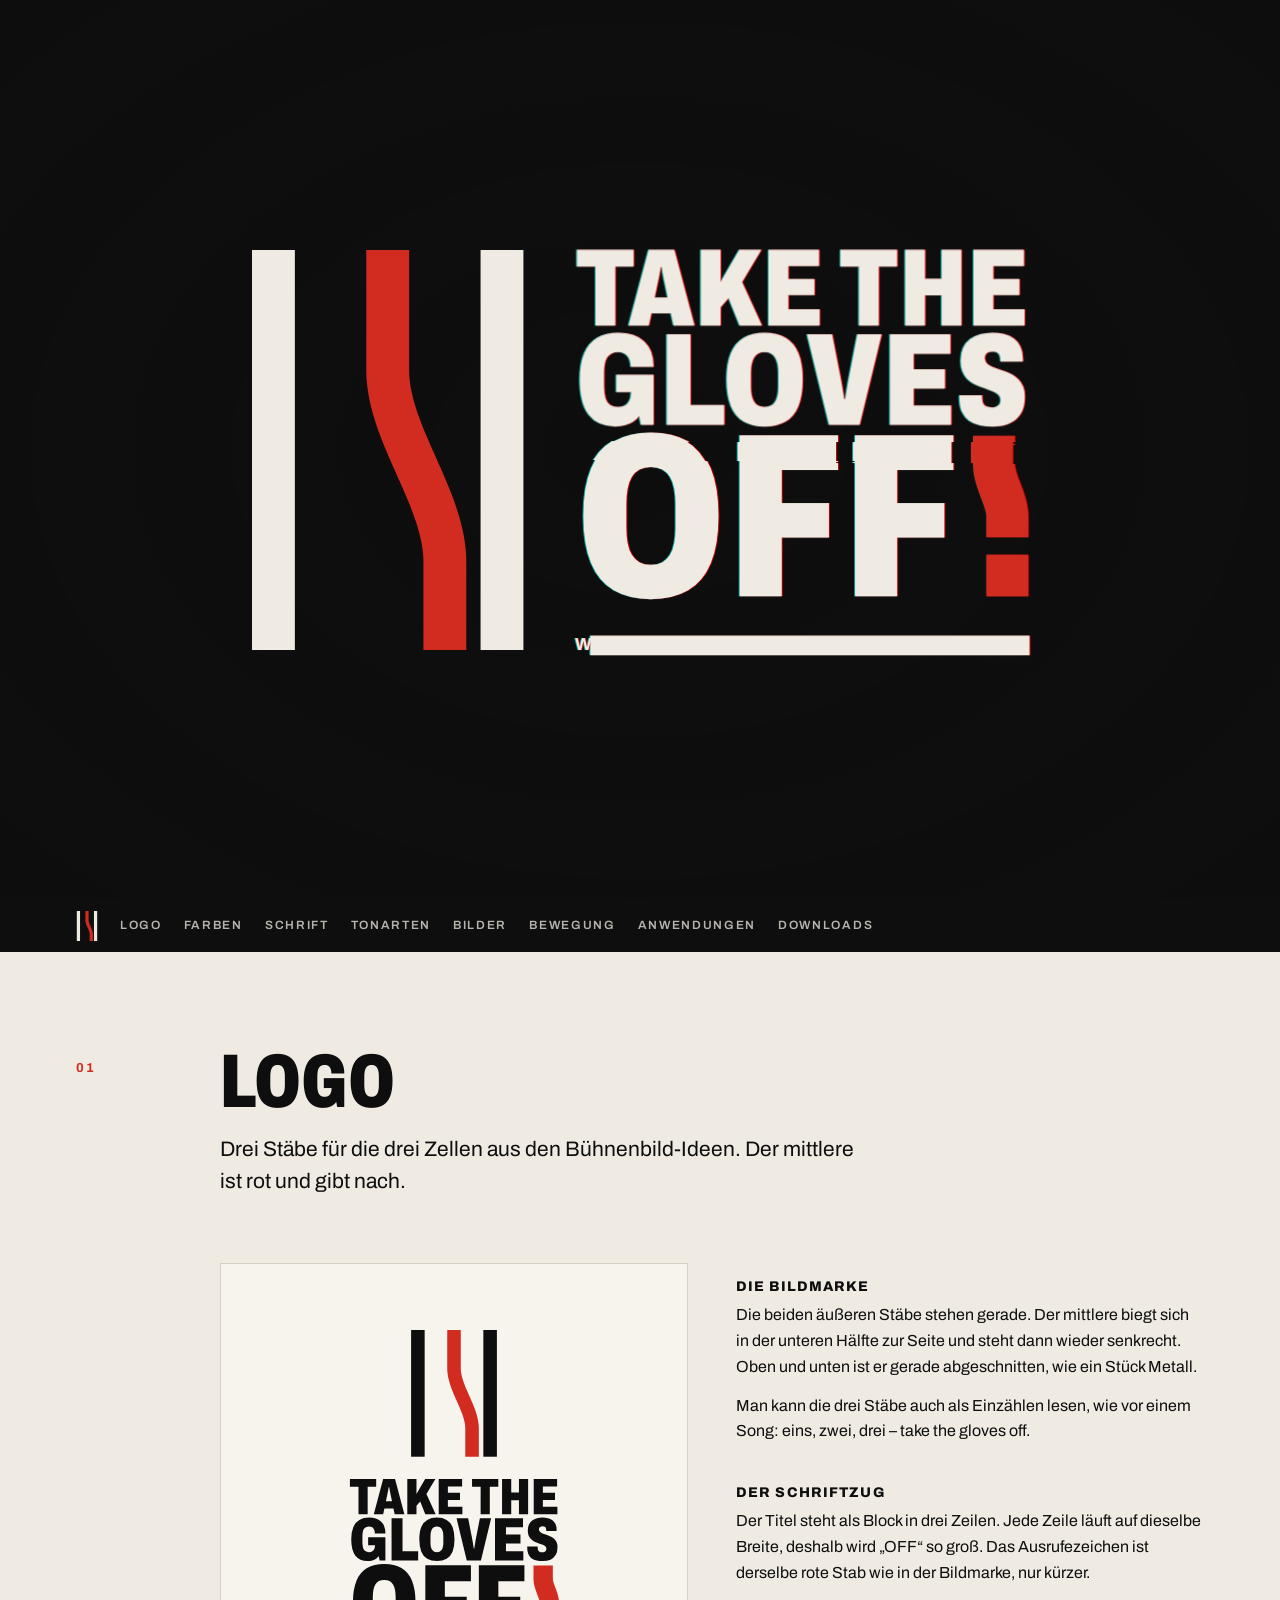
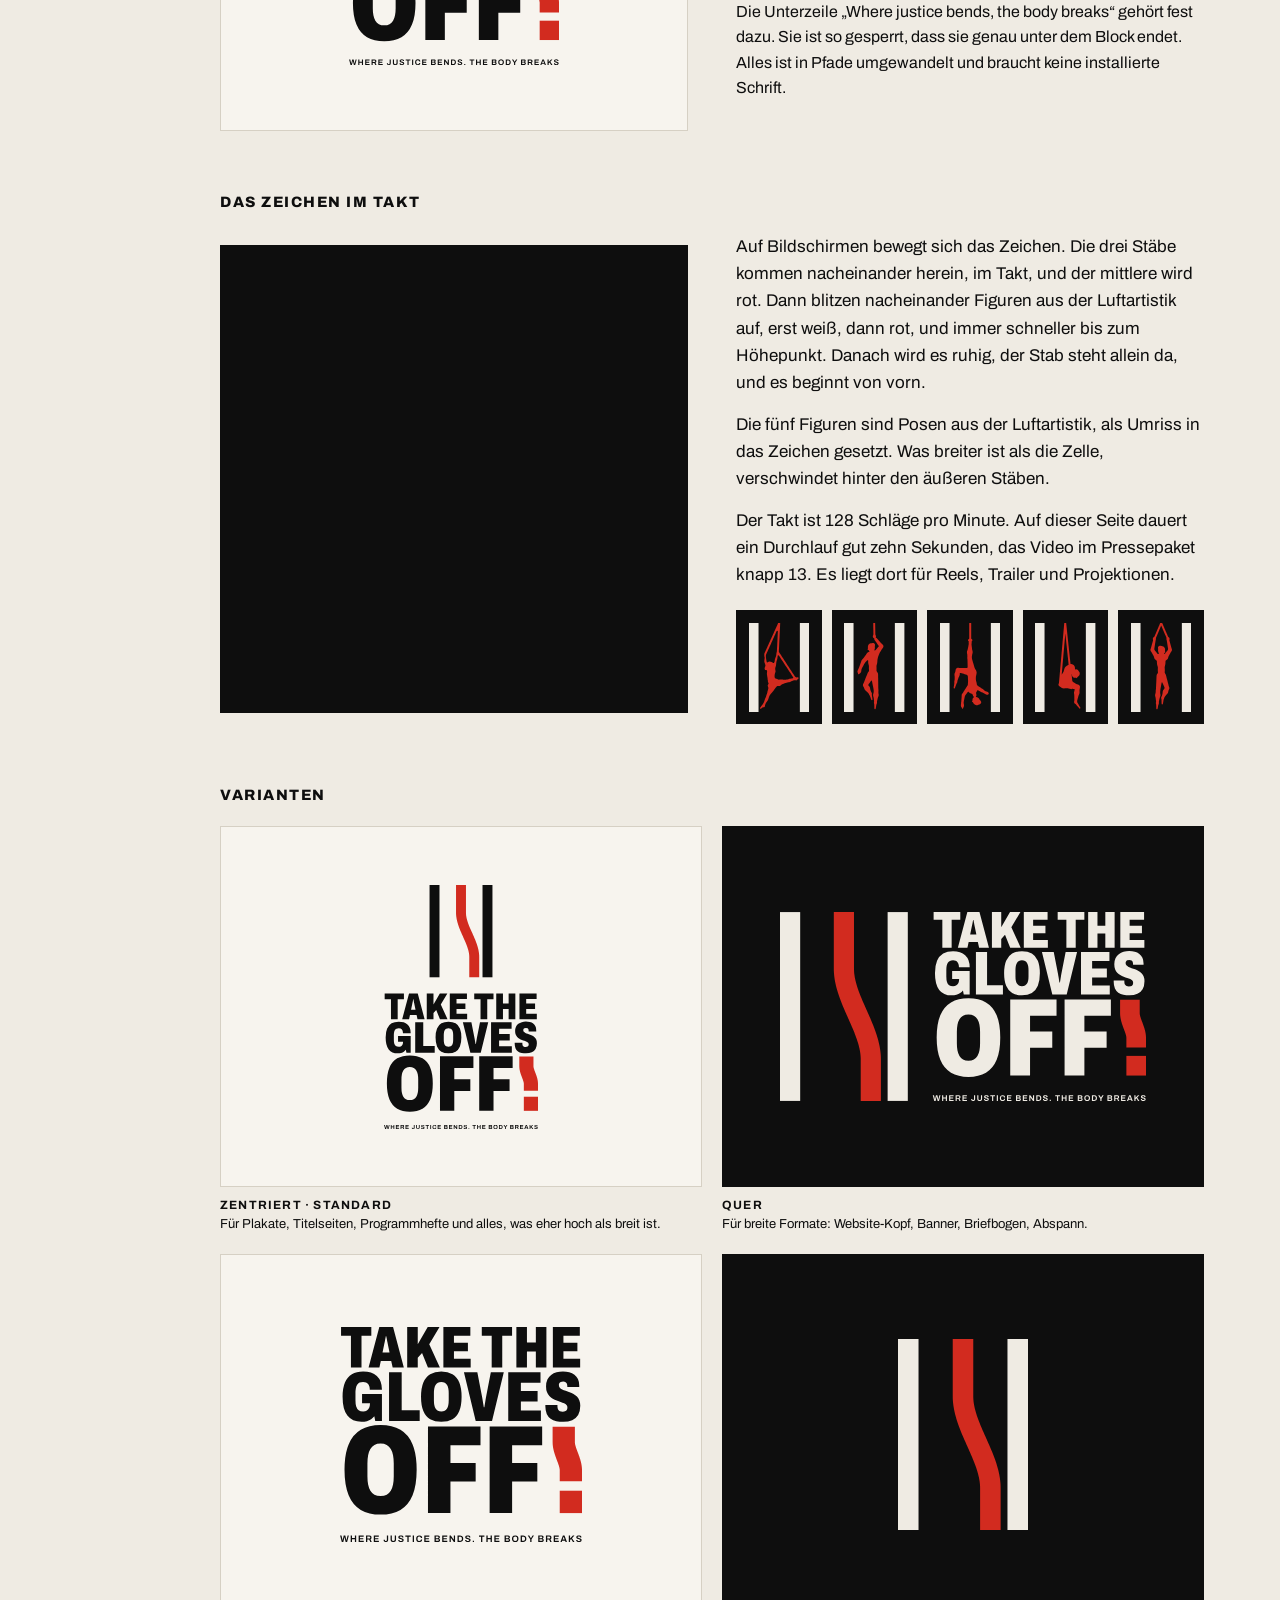
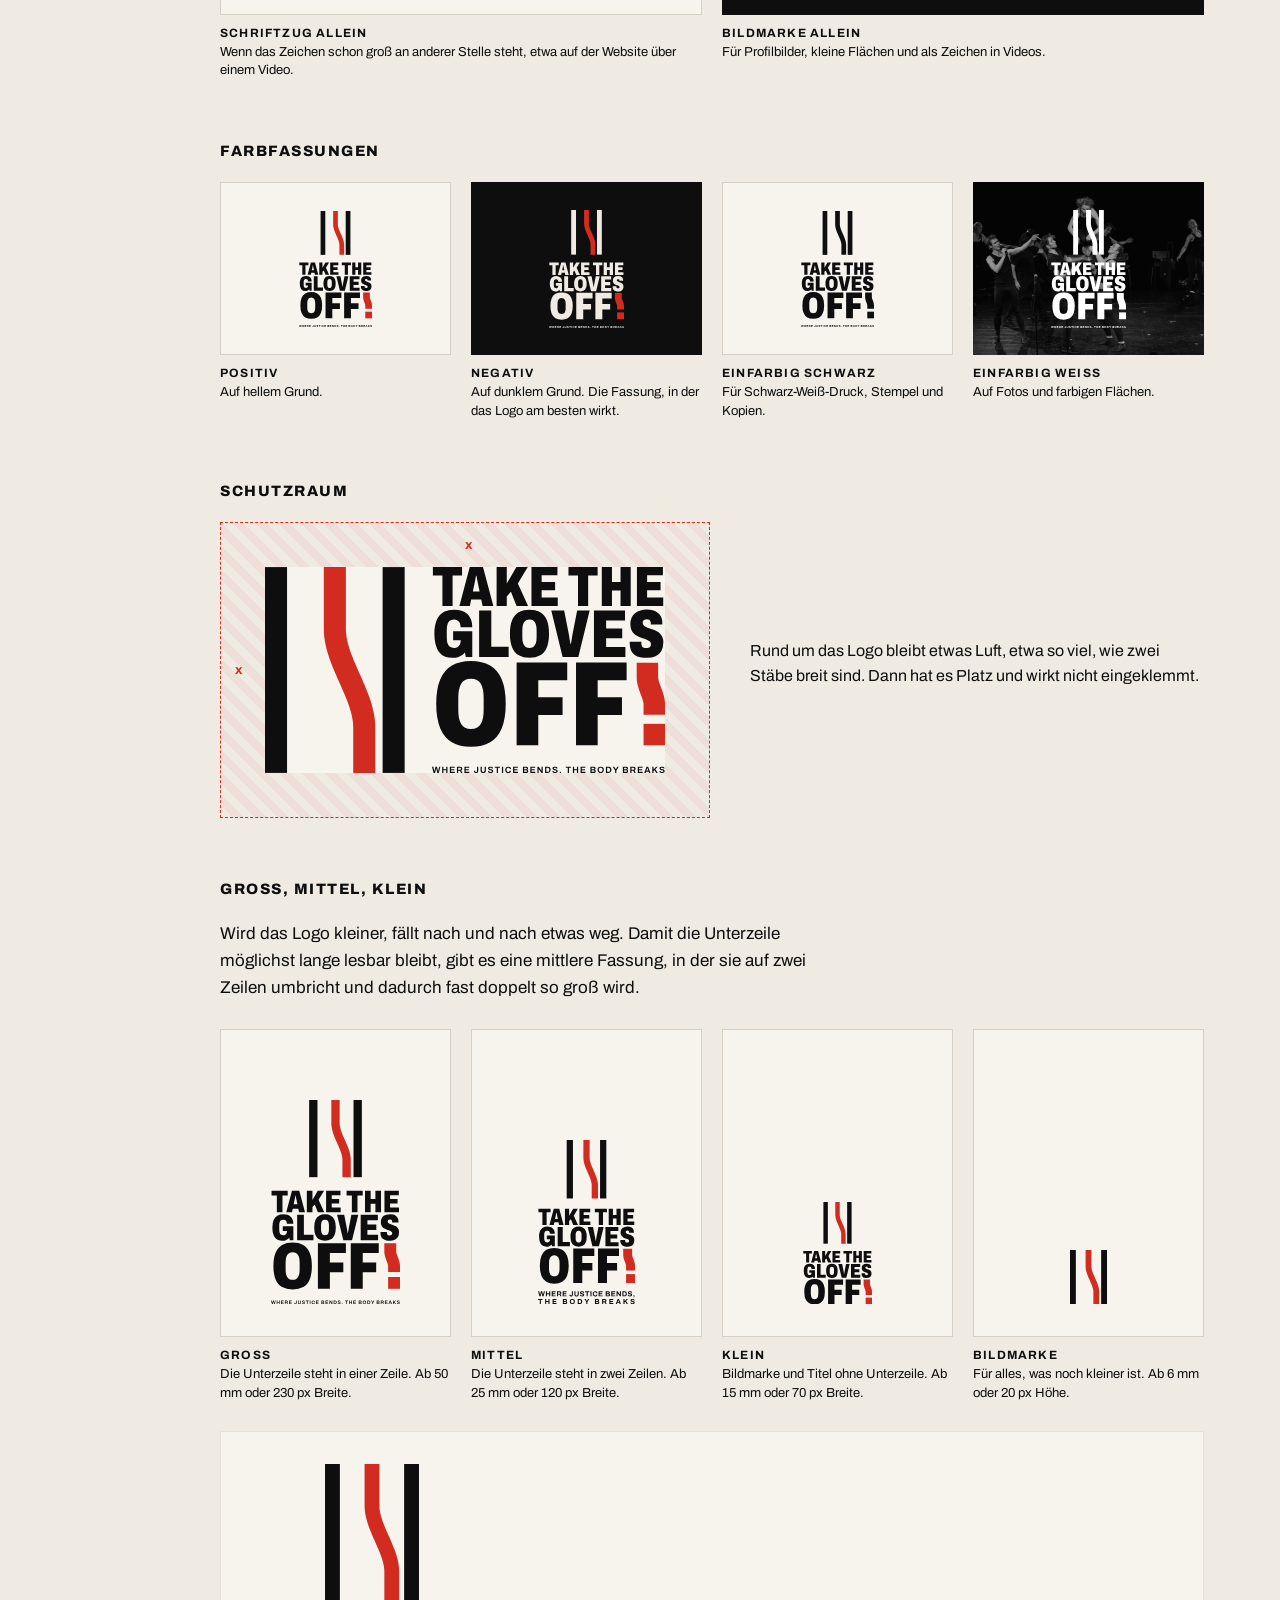
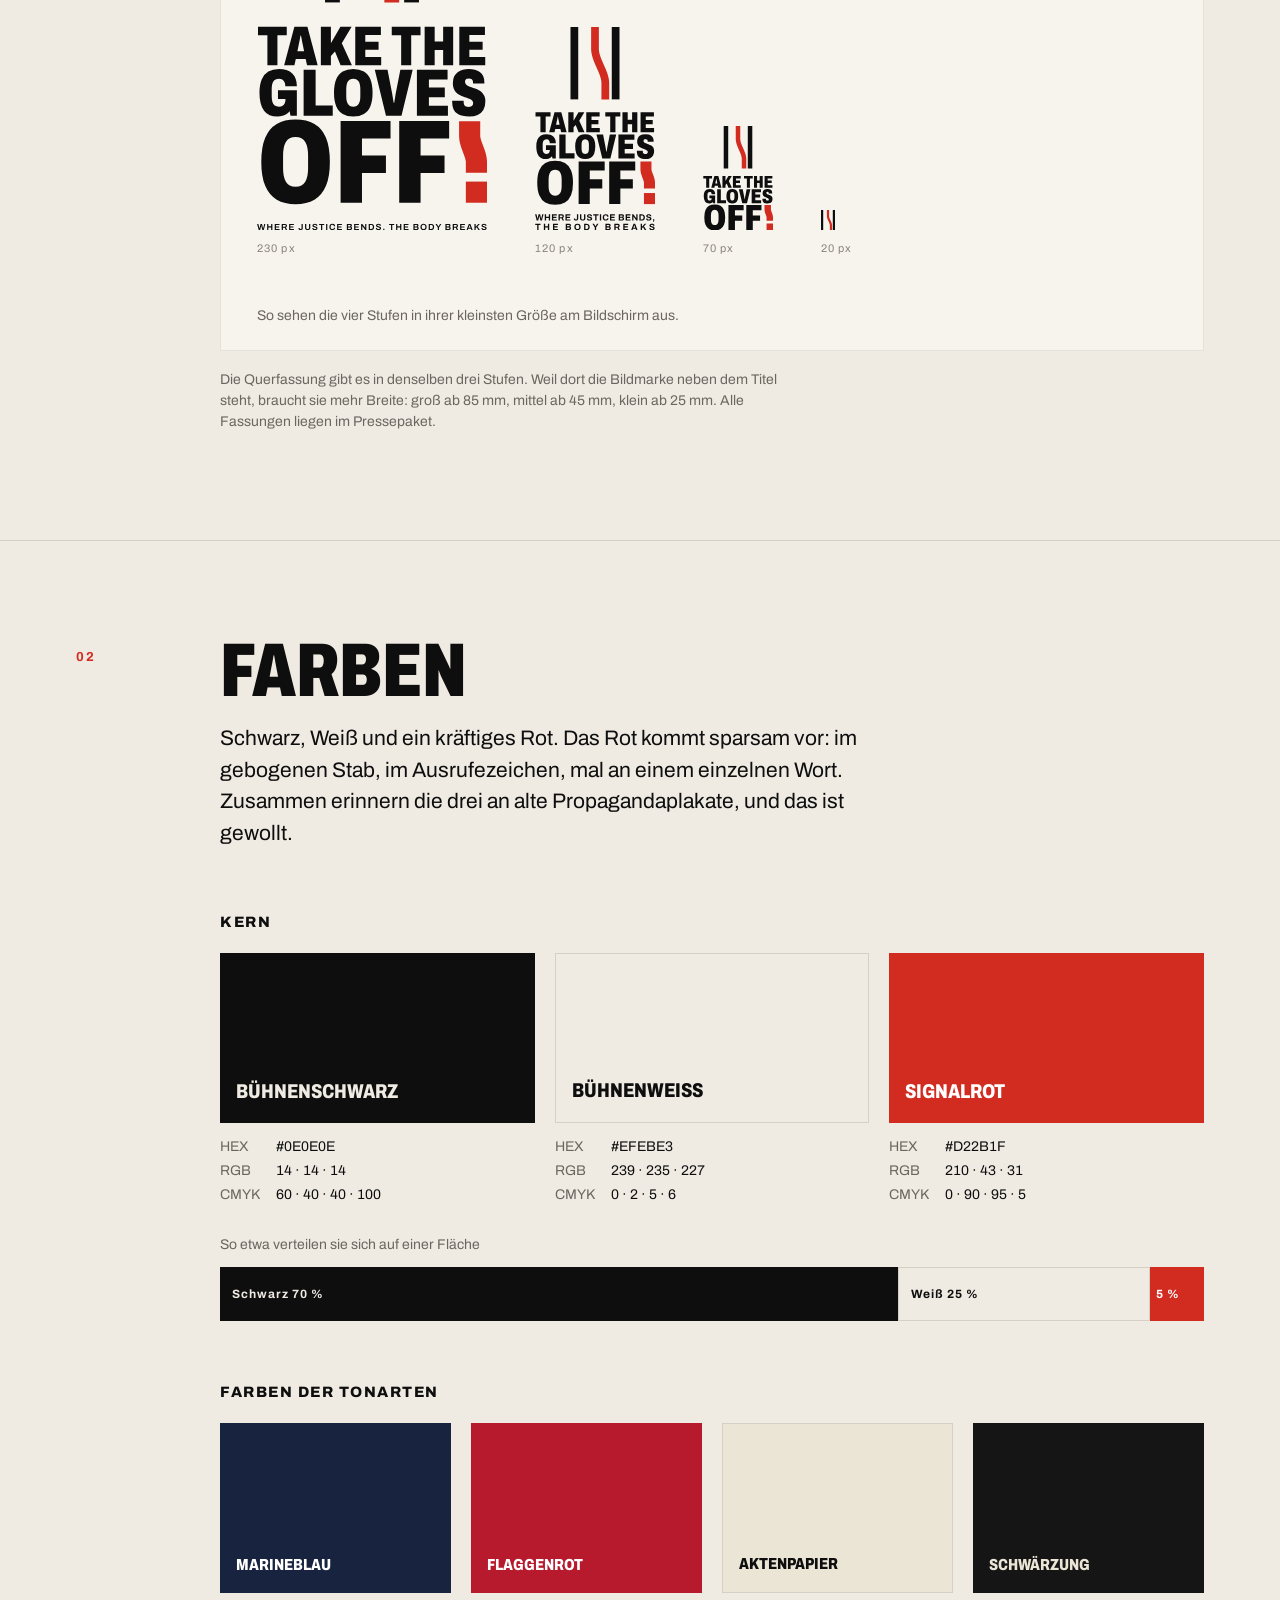
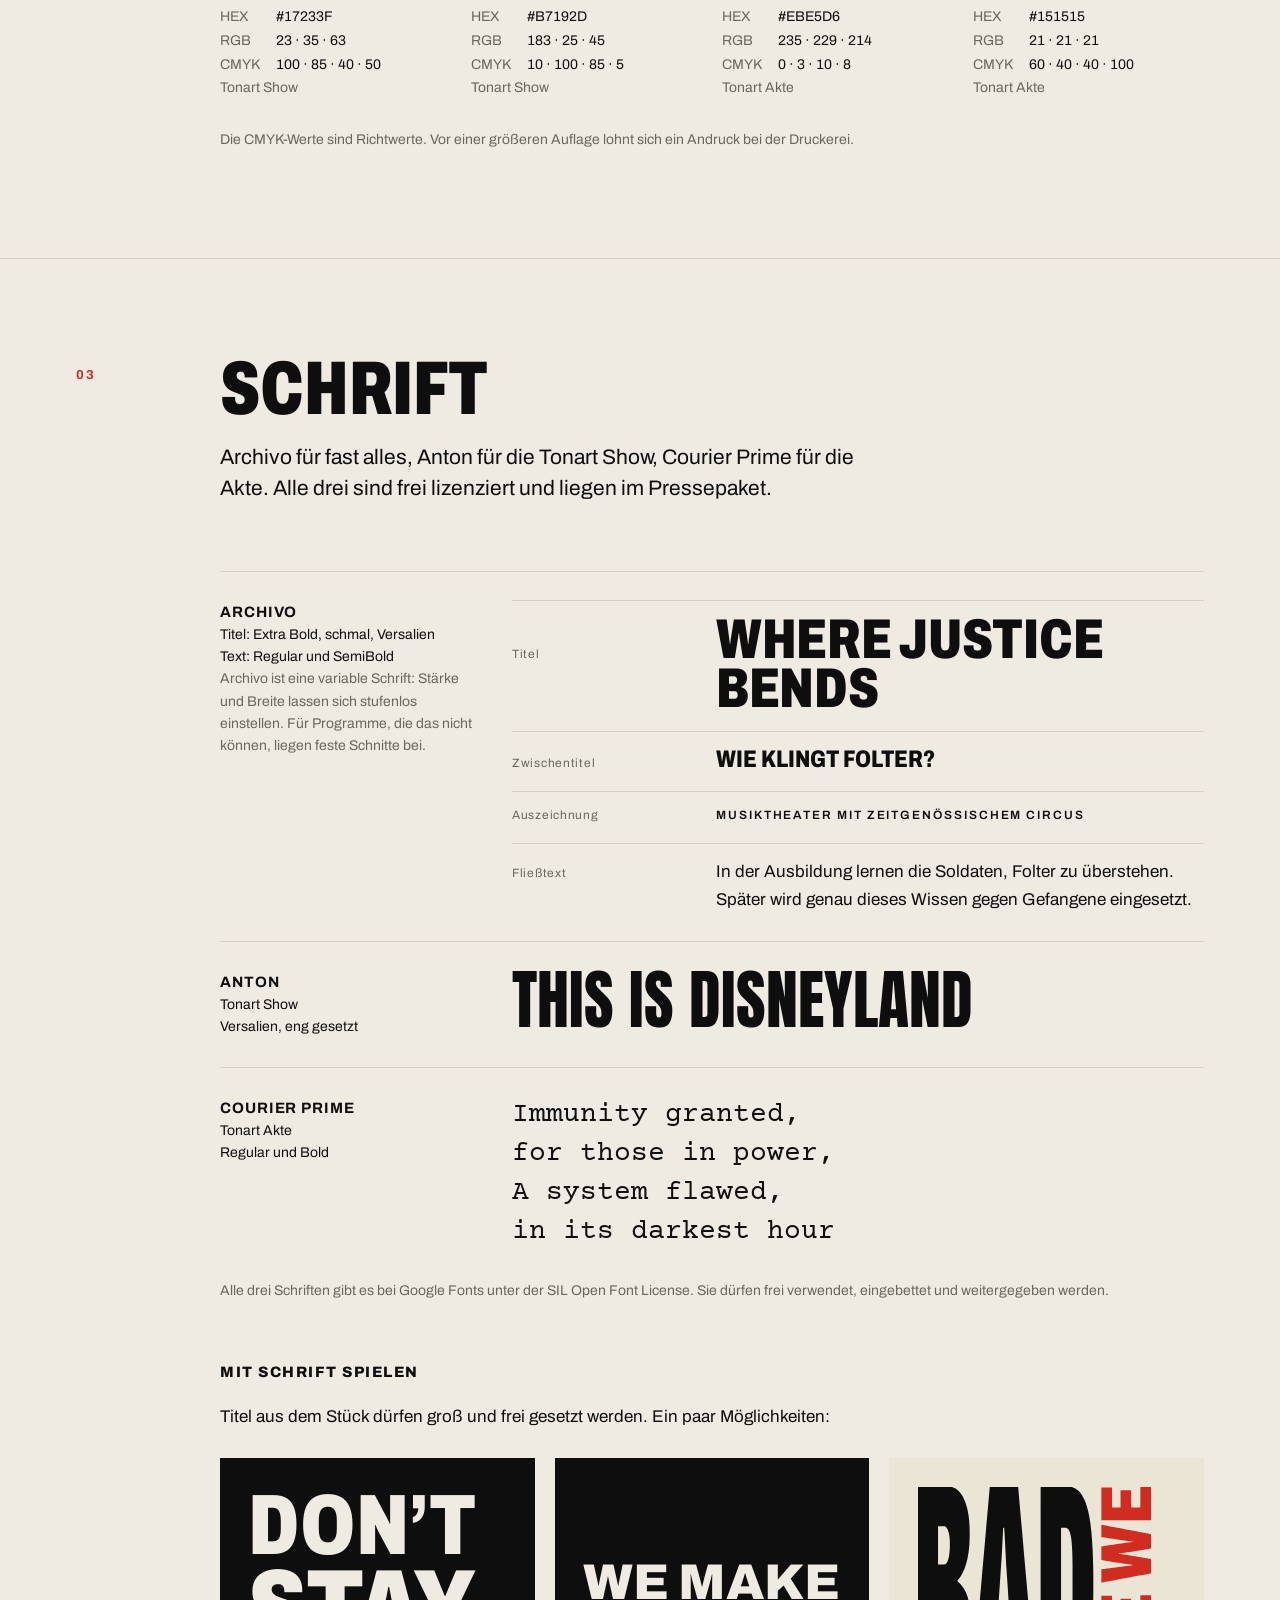
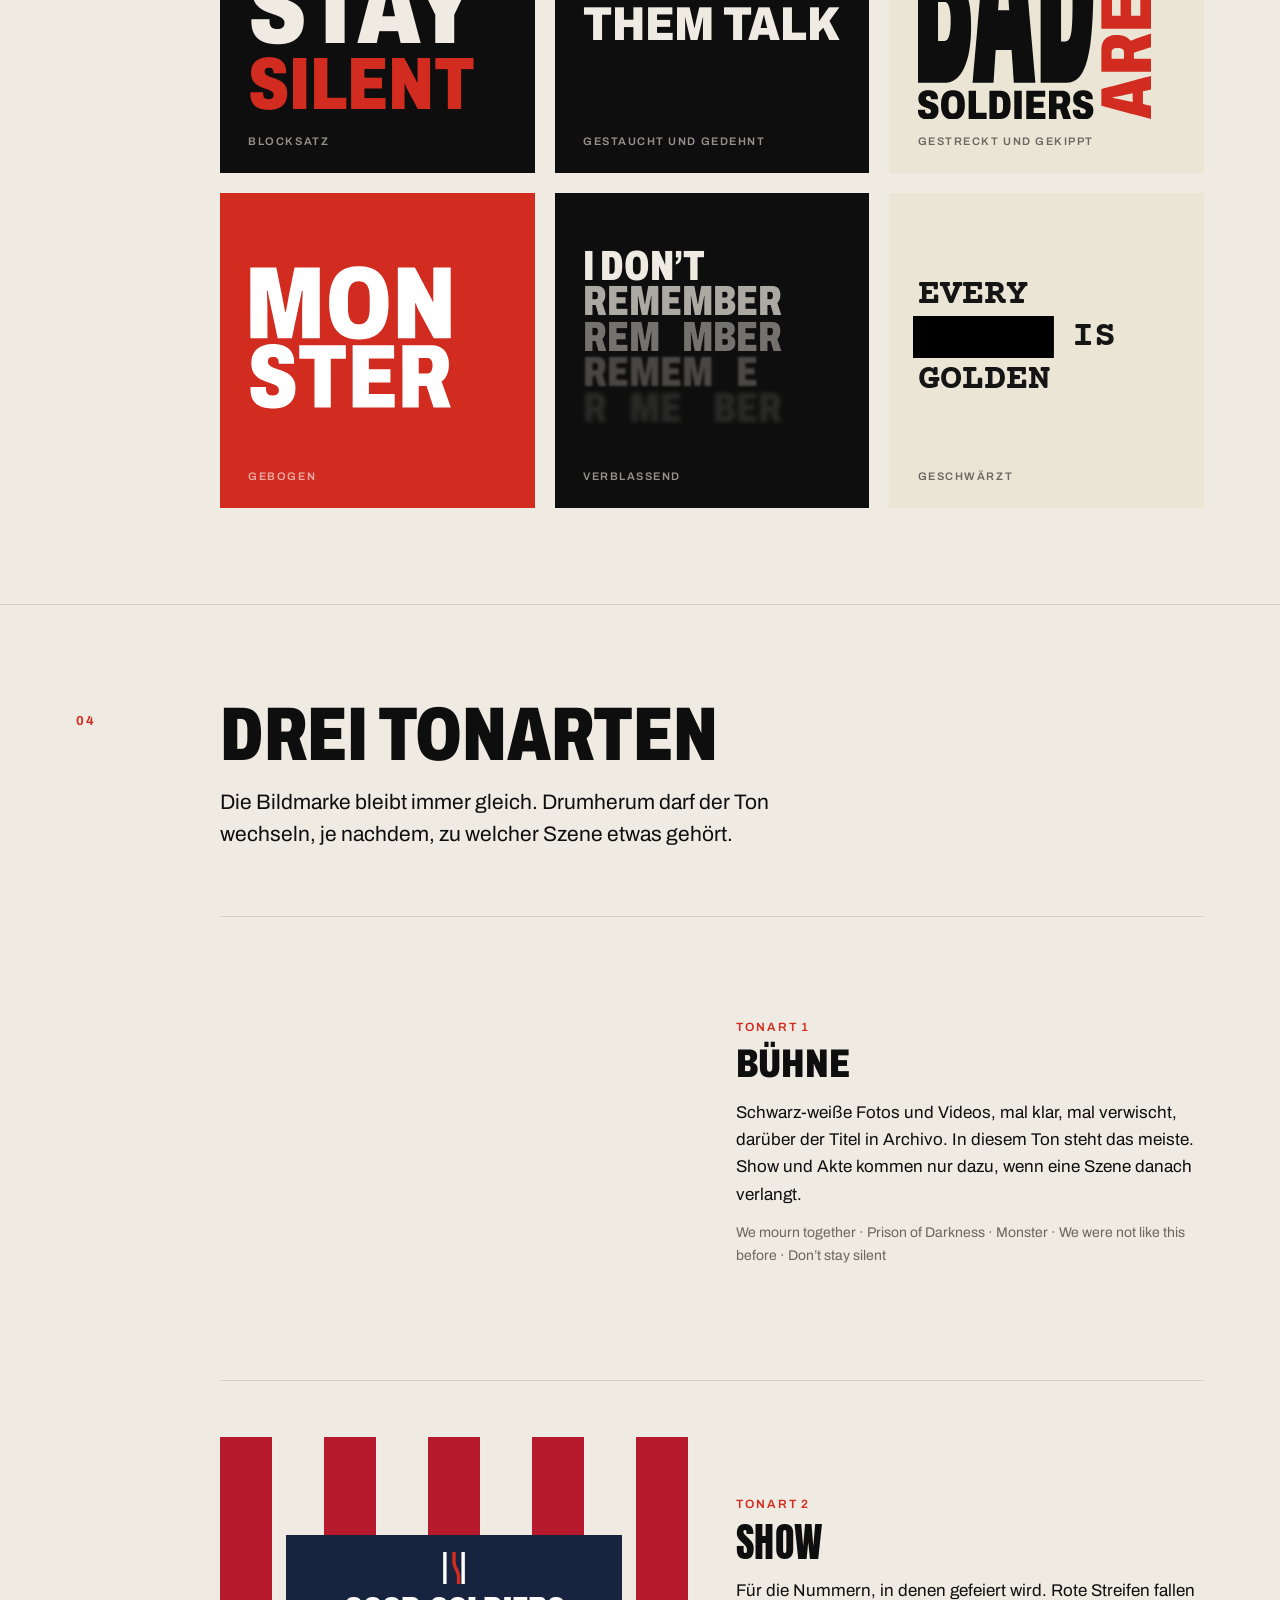
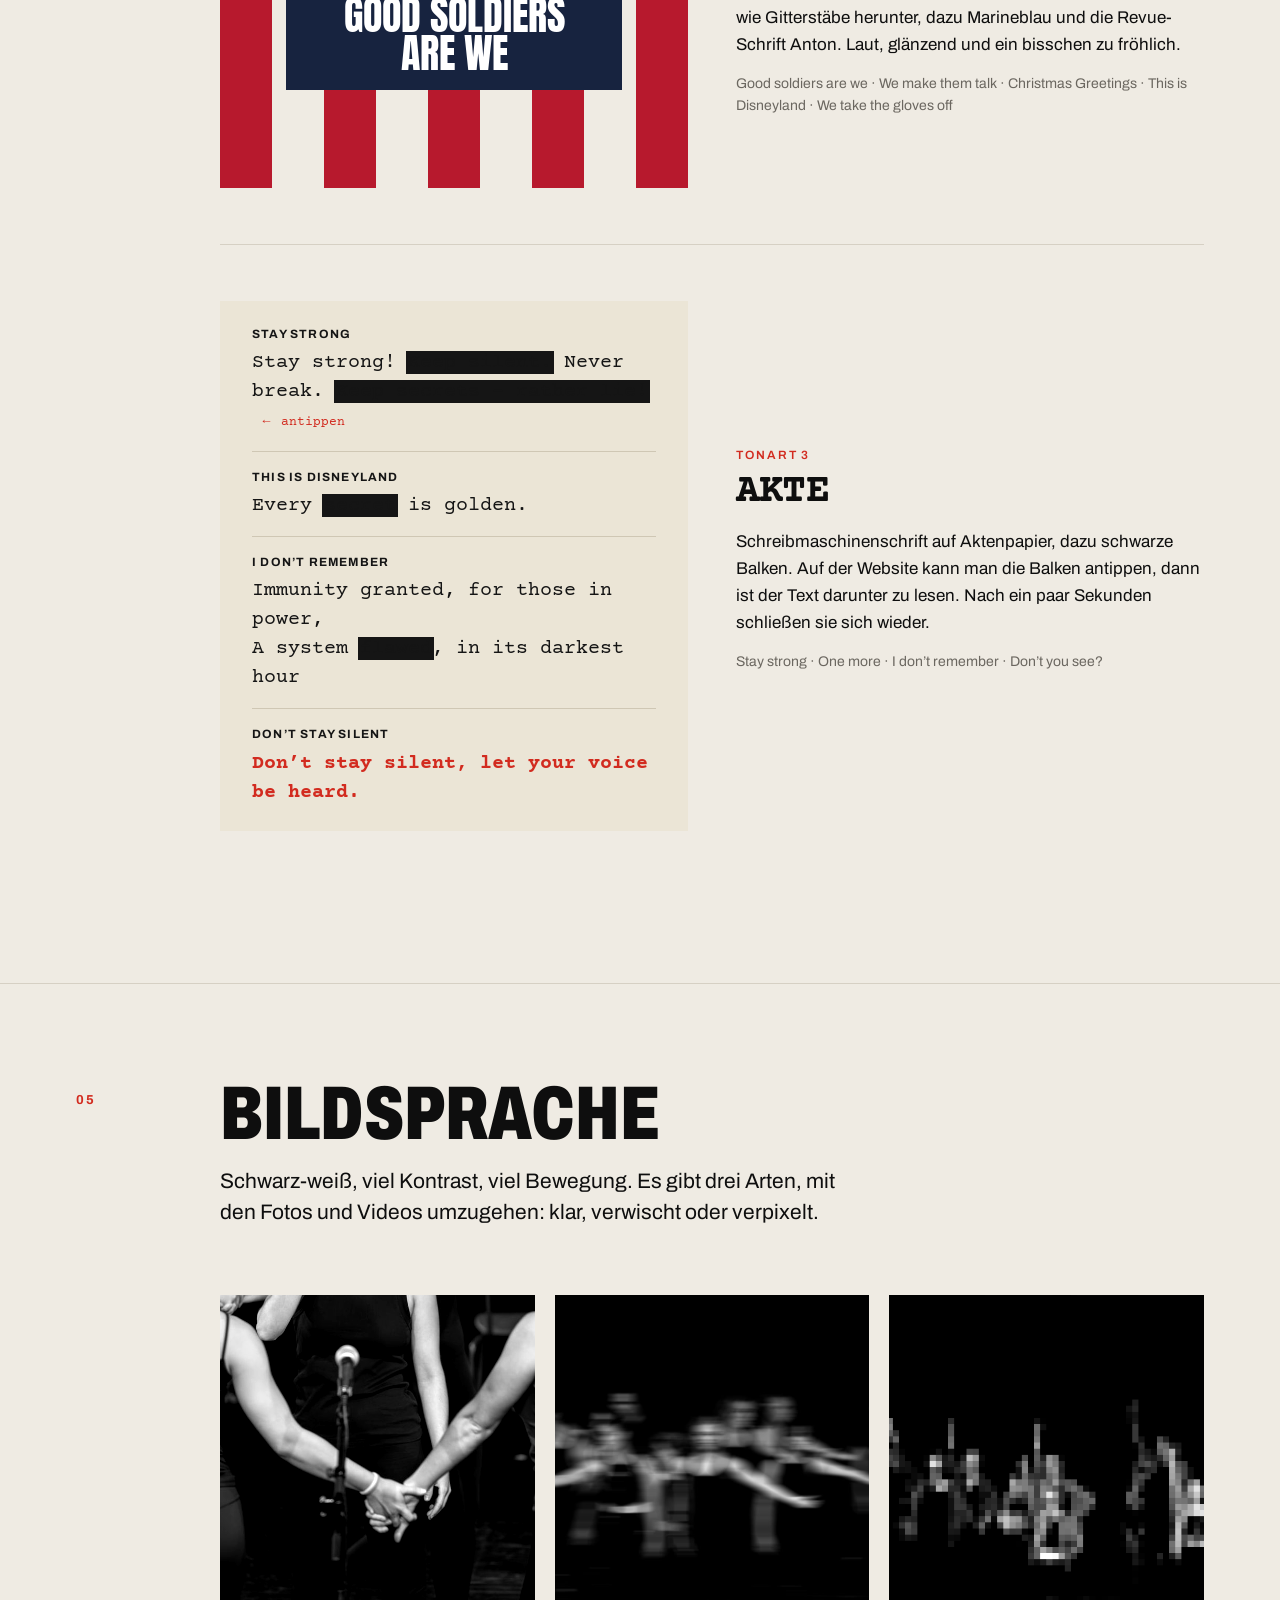
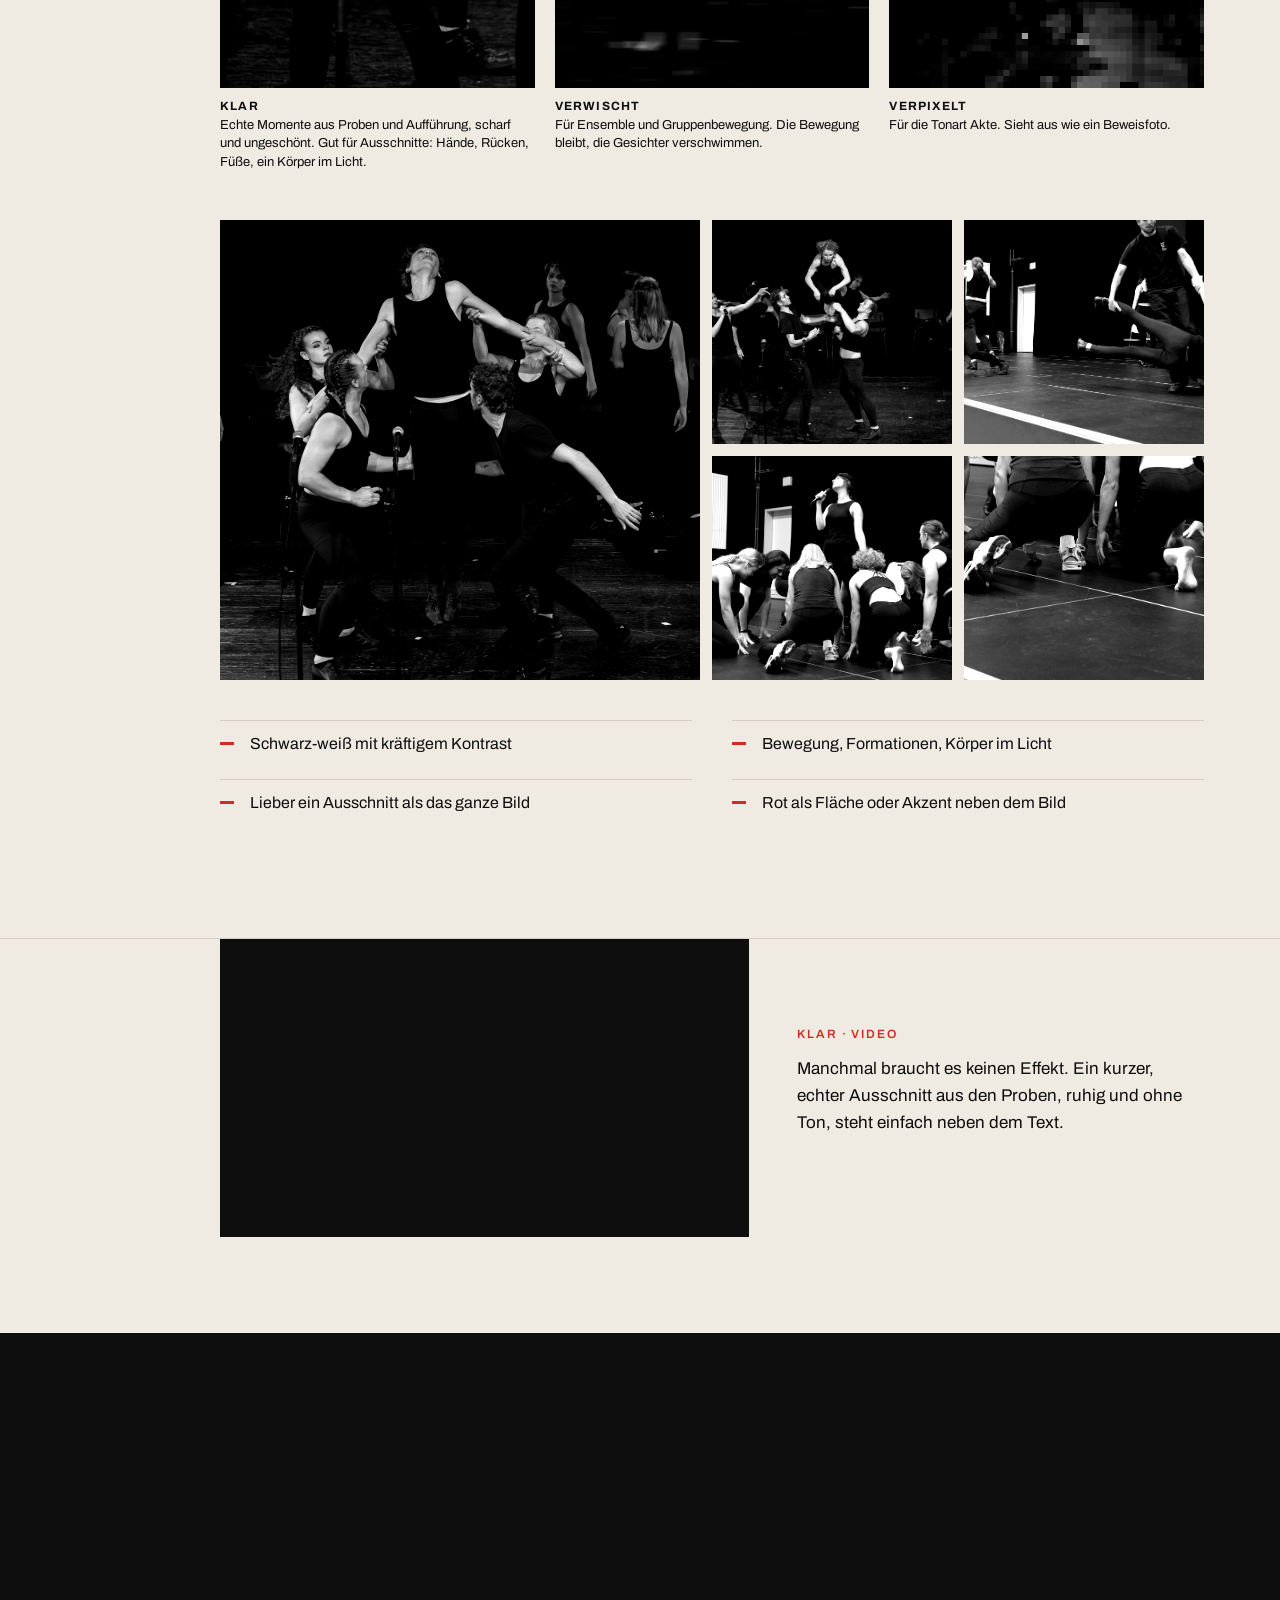
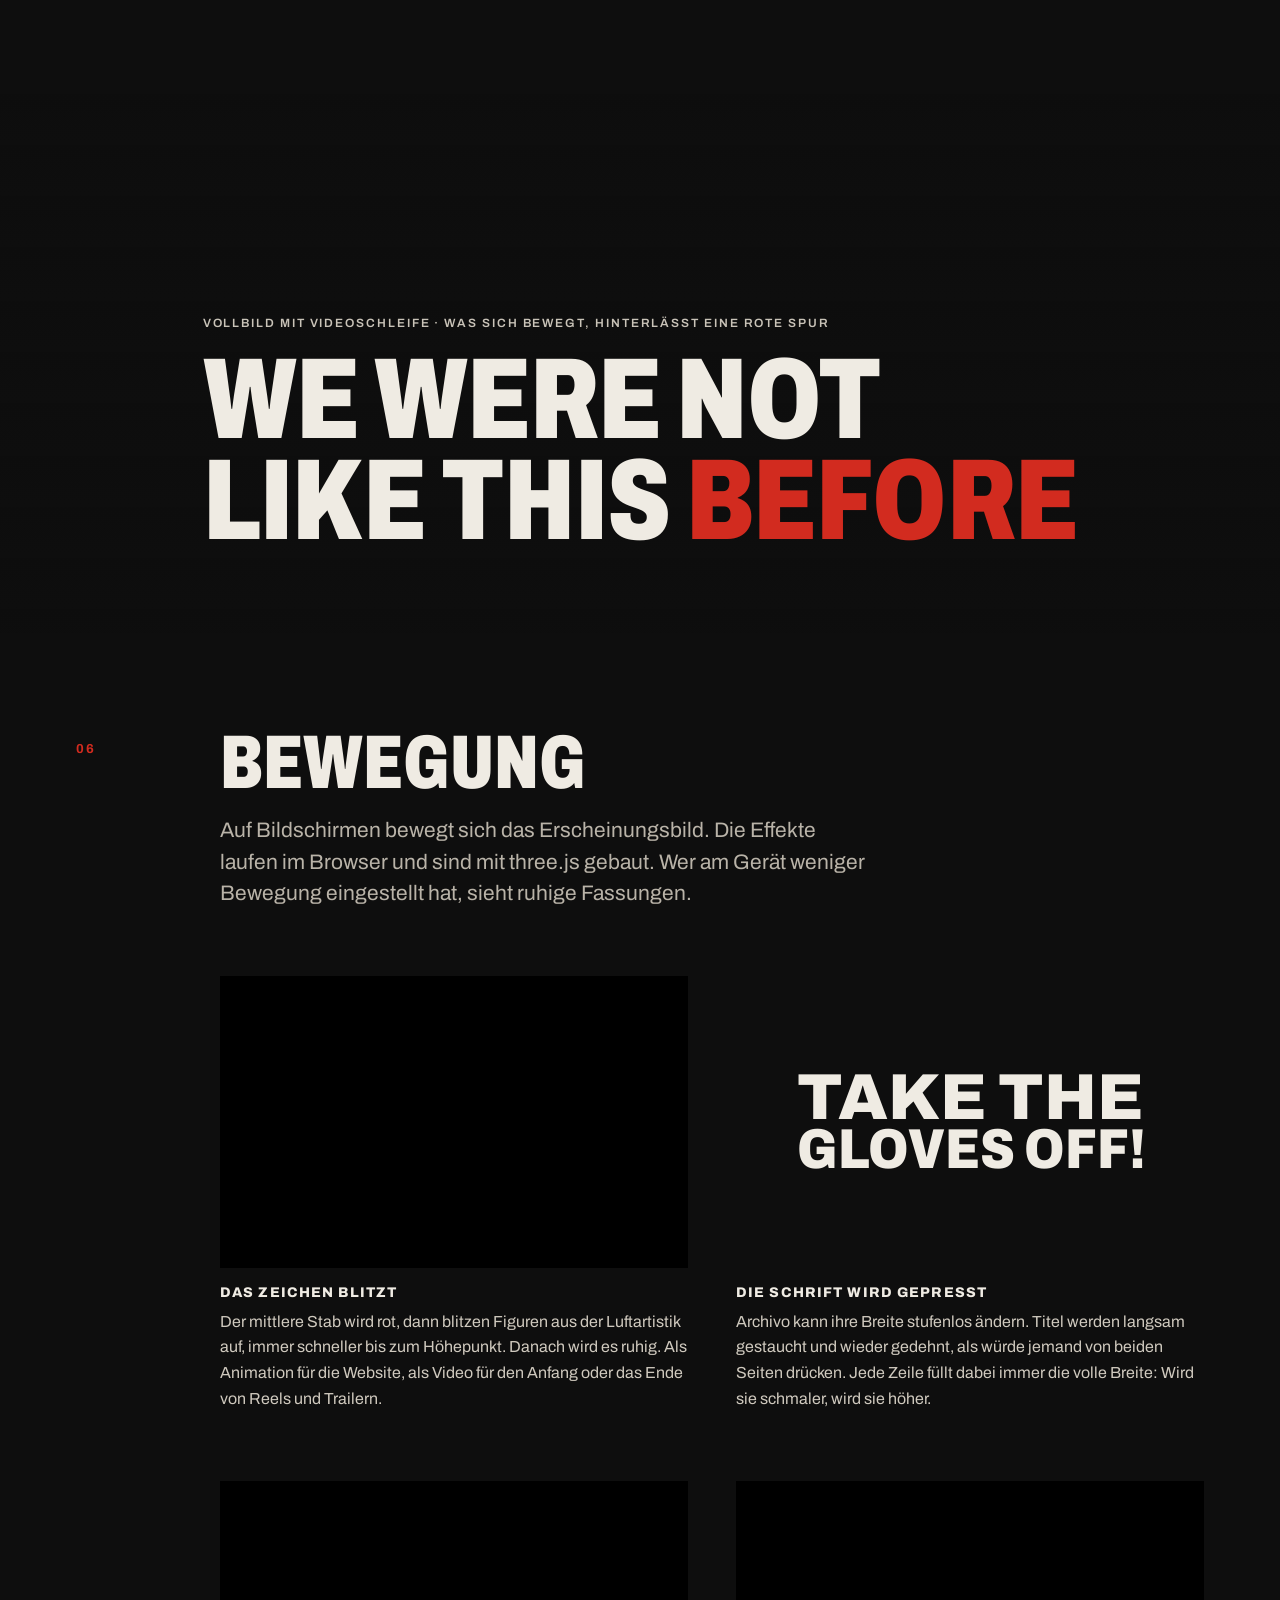
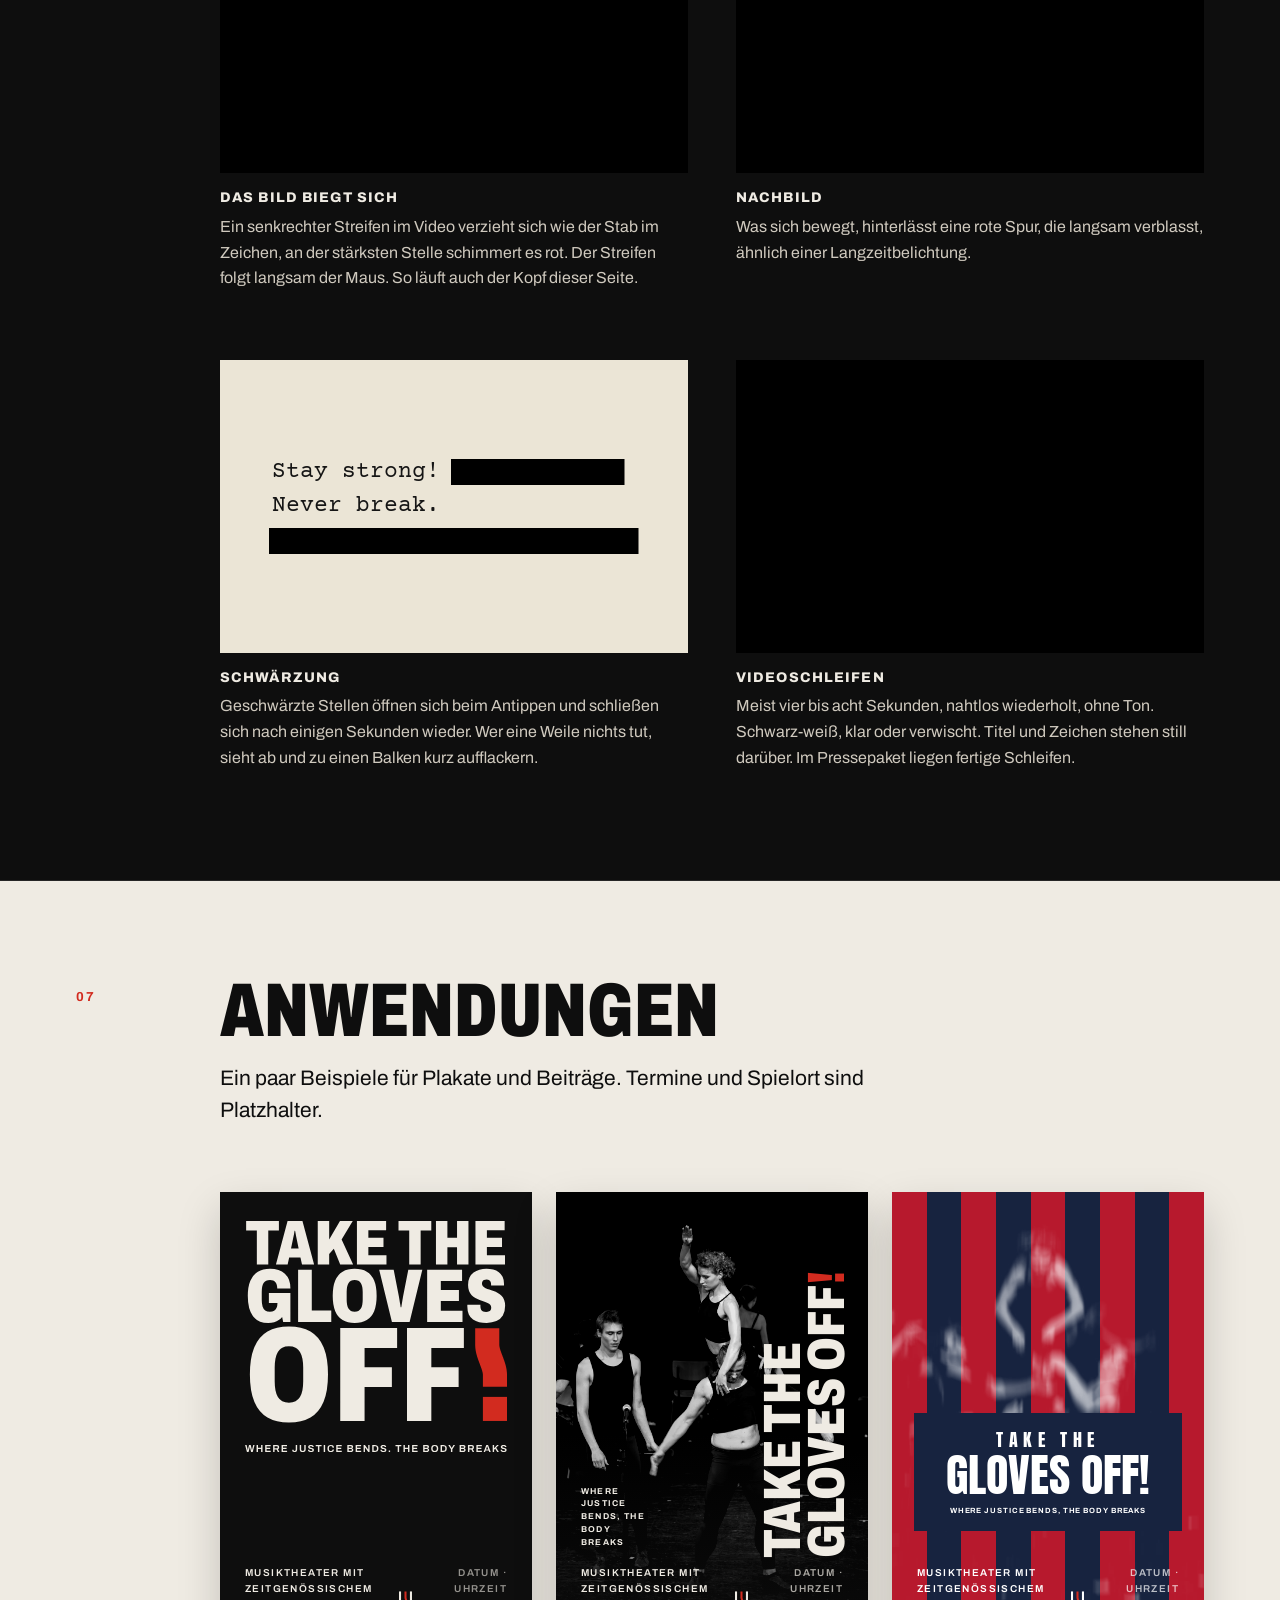
<file: 03_unsere_arbeit/styleguide/index.html>
<!doctype html>
<html lang="de">
<head>
<meta charset="utf-8">
<meta name="viewport" content="width=device-width, initial-scale=1">
<script>document.documentElement.classList.add('intro');</script>
<title>Take the gloves off! – Styleguide</title>
<link rel="icon" href="assets/icon/favicon.ico" sizes="32x32">
<link rel="icon" href="assets/icon/favicon.svg" type="image/svg+xml">
<link rel="apple-touch-icon" href="assets/icon/apple-touch-icon.png">
<meta name="theme-color" content="#0e0e0e">
<style>
@font-face { font-family: "Archivo"; src: url("assets/fonts/Archivo-VF.ttf") format("truetype"); font-weight: 100 900; font-stretch: 62% 125%; }
@font-face { font-family: "Anton"; src: url("assets/fonts/Anton-Regular.ttf") format("truetype"); }
@font-face { font-family: "Courier Prime"; src: url("assets/fonts/CourierPrime-Regular.ttf") format("truetype"); font-weight: 400; }
@font-face { font-family: "Courier Prime"; src: url("assets/fonts/CourierPrime-Bold.ttf") format("truetype"); font-weight: 700; }

:root {
  --black: #0e0e0e; --white: #efebe3; --red: #d22b1f;
  --navy: #17233f; --flag: #b7192d;
  --paper: #ebe5d6; --ink: #151515;
  --muted: #6b6760; --line: #d6d0c4;
}
* { box-sizing: border-box; }
html { background: var(--white); color: var(--black); scroll-behavior: smooth; }
body { margin: 0; font-family: "Archivo", system-ui, sans-serif; font-variation-settings: "wdth" 100; font-size: 17px; line-height: 1.6; }
img, video, svg, canvas { display: block; }
.wrap { max-width: 1200px; margin: 0 auto; padding: 0 36px; }
h1, h2, h3, h4 { margin: 0; line-height: 1.05; }
p { margin: 0 0 .85em; }
a { color: inherit; }
.title { font-weight: 850; font-variation-settings: "wdth" 76; text-transform: uppercase; letter-spacing: -.005em; line-height: .88; }
.kicker { font-size: 12px; letter-spacing: .16em; text-transform: uppercase; font-weight: 600; }
.muted { color: var(--muted); }
.small { font-size: 14px; line-height: 1.5; }
.print-only { display: none; }

/* Videoflächen mit Effekt: Canvas liegt über dem Video, sobald WebGL läuft */
.fxwrap { position: absolute; inset: 0; overflow: hidden; }
.fxwrap video, .fxwrap .poster, .fxwrap canvas.fx { position: absolute; inset: 0; width: 100%; height: 100%; object-fit: cover; }
.fxwrap canvas.fx { opacity: 0; transition: opacity 1.2s; }
.fxwrap.fx-on canvas.fx { opacity: 1; }

/* Kopf */
.hero { position: relative; height: 100vh; min-height: 680px; background: var(--black); color: var(--white); overflow: hidden; }
.hero::after { content: ""; position: absolute; inset: 0; background: radial-gradient(ellipse at center, rgba(14,14,14,.5), rgba(14,14,14,.82)); pointer-events: none; }
.hero .in { position: relative; z-index: 1; height: 100%; display: flex; align-items: center; justify-content: center; gap: clamp(28px, 4vw, 64px); padding: 0 24px; pointer-events: none; }
.hero .top, .hero .bottom { position: absolute; left: 36px; right: 36px; z-index: 2; display: flex; justify-content: space-between; align-items: center; }
.hero .top { top: 28px; }
.hero .bottom { bottom: 30px; }
.hero .bottom .muted { color: #b3ada3; }
.hero .mark { height: min(46vh, 400px); width: auto; flex: none; }
.hero .wordmark { height: min(46vh, 400px); width: auto; overflow: visible; }
/* Titelsequenz: Ablauf in assets/js/kopf.js */
html.intro .hero .in, html.intro .hero .top, html.intro .hero .bottom, html.intro .hero .cue { visibility: hidden; }
.hero .fxwrap { opacity: 0; transition: opacity 1.5s cubic-bezier(.4,0,.2,1); transform-origin: 50% 45%; will-change: transform; filter: brightness(calc(1 - var(--dim, 0) * .75)); }
.hero.lit .fxwrap { opacity: 1; }
.hero .top, .hero .bottom, .hero .cue { opacity: 0; transition: opacity 1.2s ease, transform 1.2s cubic-bezier(.2,.7,.2,1); }
.hero .top { transform: translateY(-10px); }
.hero .bottom { transform: translateY(10px); }
.hero.ui-on .top, .hero.ui-on .bottom, .hero.ui-on .cue { opacity: 1; transform: none; }
.hero .cue { position: absolute; left: 50%; bottom: 26px; z-index: 2; width: 1px; height: 58px; background: rgba(239,235,227,.22); overflow: hidden; }
.hero .cue span { position: absolute; left: 0; top: -40%; width: 1px; height: 40%; background: var(--white); animation: cue 2.6s cubic-bezier(.6,0,.3,1) infinite; }
@keyframes cue { 0% { top: -40%; } 65%, 100% { top: 100%; } }
.btns { display: flex; gap: 12px; flex-wrap: wrap; }
.btn { display: inline-block; padding: 12px 20px; font-size: 13px; letter-spacing: .12em; text-transform: uppercase; font-weight: 700; text-decoration: none; border: 2px solid currentColor; }
.btn.fill { background: var(--red); border-color: var(--red); color: #fff; }

/* Navigation */
nav.toc { position: sticky; top: 0; z-index: 10; background: var(--black); color: var(--white); }
nav.toc .wrap { display: flex; gap: 22px; align-items: center; overflow-x: auto; height: 52px; white-space: nowrap; scrollbar-width: none; }
nav.toc .wrap::-webkit-scrollbar { display: none; }
nav.toc .wrap.mehr { -webkit-mask-image: linear-gradient(90deg, #000 calc(100% - 56px), transparent); mask-image: linear-gradient(90deg, #000 calc(100% - 56px), transparent); }
nav.toc a { font-size: 12px; letter-spacing: .14em; text-transform: uppercase; font-weight: 600; text-decoration: none; opacity: .75; }
nav.toc a:hover { opacity: 1; color: #fff; }
nav.toc svg { width: 22px; height: 30px; color: var(--white); flex: none; }

/* Abschnitte */
.sec { padding: 96px 0; border-bottom: 1px solid var(--line); scroll-margin-top: 52px; }
.sec-head { display: grid; grid-template-columns: 120px 1fr; gap: 24px; margin-bottom: 48px; }
.sec-head .no { font-size: 13px; font-weight: 700; letter-spacing: .14em; color: var(--red); padding-top: 10px; }
.sec-head h2 { font-size: clamp(44px, 6vw, 76px); font-weight: 850; font-variation-settings: "wdth" 72; text-transform: uppercase; line-height: .9; }
.sec-head .lead { font-size: 21px; line-height: 1.5; max-width: 54ch; margin-top: 18px; }
.sub { margin: 64px 0 22px; display: grid; grid-template-columns: 120px 1fr; gap: 24px; }
.sub h3 { font-size: 15px; letter-spacing: .1em; text-transform: uppercase; font-weight: 800; }
.indent { margin-left: 144px; }
.cols { display: grid; grid-template-columns: repeat(auto-fit, minmax(260px, 1fr)); gap: 28px 40px; }
.cols h4 { font-size: 14px; letter-spacing: .08em; text-transform: uppercase; margin-bottom: 8px; font-weight: 800; }
.cols p { font-size: 16px; }
.dark { background: var(--black); color: var(--white); }
.dark .sec-head .lead, .dark .muted { color: #b9b3a8; }
.dark.sec { border-color: #262626; }

/* Logo */
.tiles { display: grid; gap: 20px; }
.t3 { grid-template-columns: 1fr 1fr 1fr; }
.t4 { grid-template-columns: repeat(4, 1fr); }
.t2 { grid-template-columns: 1fr 1fr; }
.tile { aspect-ratio: 4 / 3; display: flex; align-items: center; justify-content: center; padding: 12%; position: relative; }
.tile img { max-width: 100%; max-height: 100%; }
.tile.l { background: #f7f4ee; border: 1px solid var(--line); }
.tile.d { background: var(--black); }
.tile.photo { background: url("assets/img/klar-turm.jpg") center / cover; }
.tile.photo::before { content: ""; position: absolute; inset: 0; background: rgba(14,14,14,.35); }
.tile.photo img { position: relative; }
.cap { font-size: 13px; line-height: 1.45; margin-top: 10px; }
.cap b { display: block; font-size: 12px; letter-spacing: .1em; text-transform: uppercase; }
.markbig { display: grid; grid-template-columns: 1fr 1fr; gap: 48px; align-items: center; }
.markbig .tile { aspect-ratio: 1; padding: 14%; }
.verwandlung { display: grid; grid-template-columns: 1fr 1fr; gap: 48px; align-items: center; }
.verwandlung .stage { background: var(--black); aspect-ratio: 1; display: flex; align-items: center; justify-content: center; }
.verwandlung .stage svg { height: 74%; width: auto; }
.frames { display: flex; gap: 10px; margin-top: 22px; }
.frames div { flex: 1; background: var(--black); aspect-ratio: 3 / 4; display: flex; align-items: center; justify-content: center; }
.frames svg { height: 78%; width: auto; }
.clear { position: relative; display: inline-block; padding: 44px; border: 1px dashed var(--red); background: repeating-linear-gradient(45deg, transparent 0 8px, rgba(210,43,31,.06) 8px 16px); }
.clear img { width: 400px; background: #f7f4ee; }
.clear .x { position: absolute; font-size: 13px; font-weight: 700; color: var(--red); }
.stufen { display: grid; grid-template-columns: repeat(4, 1fr); gap: 20px; }
.stufen .tile { aspect-ratio: 3 / 4; }
.stufen .tile { align-items: flex-end; padding-bottom: 14%; }
.stufen .tile img { max-height: 84%; }
.echt { display: flex; flex-wrap: wrap; align-items: flex-end; gap: 48px; margin-top: 28px; padding: 32px 36px 24px; background: #f7f4ee; border: 1px solid rgba(14,14,14,.08); }
.echt div { display: flex; flex-direction: column; align-items: flex-start; gap: 10px; }
.echt span { font-size: 11px; letter-spacing: .1em; color: #8a857c; }
.echt p { flex-basis: 100%; margin: 0; }

/* Farben */
.swatches { display: grid; grid-template-columns: repeat(3, 1fr); gap: 20px; }
.sw .chip { height: 170px; display: flex; align-items: flex-end; padding: 16px; font-weight: 800; font-variation-settings: "wdth" 80; text-transform: uppercase; font-size: 20px; }
.sw dl { display: grid; grid-template-columns: 56px 1fr; margin: 12px 0 0; font-size: 14px; line-height: 1.7; }
.sw dt { color: var(--muted); }
.sw dd { margin: 0; font-variant-numeric: tabular-nums; }
.ratio { display: flex; height: 54px; margin-top: 8px; }
.ratio span { display: flex; align-items: center; padding-left: 12px; font-size: 12px; font-weight: 700; letter-spacing: .08em; }

/* Schrift */
.specimen { border-top: 1px solid var(--line); padding: 28px 0; display: grid; grid-template-columns: 260px 1fr; gap: 32px; }
.specimen .meta { font-size: 14px; line-height: 1.6; }
.specimen .meta b { display: block; font-size: 15px; letter-spacing: .06em; text-transform: uppercase; }
.hier { display: grid; gap: 18px; }
.hier .row { display: grid; grid-template-columns: 180px 1fr; gap: 24px; align-items: baseline; border-top: 1px solid var(--line); padding-top: 14px; }
.hier .row span { font-size: 12px; color: var(--muted); letter-spacing: .06em; }

/* Spielarten der Typografie */
.play { display: grid; grid-template-columns: repeat(3, minmax(0, 1fr)); gap: 20px; }
.play .pt { background: var(--black); color: var(--white); aspect-ratio: 1; padding: 9% 9% 17%; position: relative; overflow: hidden; display: flex; flex-direction: column; justify-content: center; }
.play .pt.p { background: var(--paper); color: var(--ink); }
.play .pt.r { background: var(--red); color: #fff; }
.play .pt .fitbox { width: 88%; }
.fit { display: block; white-space: nowrap; font-weight: 850; text-transform: uppercase; line-height: .86; font-variation-settings: "wdth" 76; }
.fit.red { color: var(--red); }
/* Gestaucht und gedehnt: jede Zeile füllt genau die Breite, Breite und Größe steuert das Skript */
.squeeze { width: 100%; font-weight: 850; text-transform: uppercase; line-height: .86; font-size: clamp(38px, 4.4vw, 60px); font-variation-settings: "wdth" 90; }
.squeeze span { display: block; white-space: nowrap; }
.pt .typo { flex: 1 1 auto; min-height: 0; width: 100%; height: 100%; object-fit: contain; object-position: left center; }
/* Verblassend: jede Wiederholung leiser und unschärfer, einzelne Buchstaben gehen verloren und kommen wieder */
.echo span { display: block; white-space: nowrap; font-weight: 850; font-variation-settings: "wdth" 70; text-transform: uppercase; line-height: .84; font-size: clamp(30px, 3.3vw, 48px); }
.echo span:nth-child(2) { opacity: .7; } .echo span:nth-child(3) { opacity: .45; filter: blur(.6px); }
.echo span:nth-child(4) { opacity: .26; filter: blur(1.3px); } .echo span:nth-child(5) { opacity: .12; filter: blur(2.2px); }
.echo i { font-style: normal; transition: opacity 2.4s ease; }
.echo i.weg { opacity: 0; }
.pt .tag { position: absolute; left: 9%; bottom: 7%; font-size: 11px; letter-spacing: .14em; text-transform: uppercase; font-weight: 600; opacity: .6; }

/* Tonarten */
.mode { display: grid; grid-template-columns: 1fr 1fr; gap: 48px; align-items: center; padding: 56px 0; border-top: 1px solid var(--line); }
.mode h3 { font-size: 40px; text-transform: uppercase; margin: 6px 0 14px; }
.mode .songs { font-size: 14px; color: var(--muted); margin-top: 10px; }
.m-buehne h3 { font-weight: 850; font-variation-settings: "wdth" 72; }
.m-show h3 { font-family: "Anton"; font-weight: 400; letter-spacing: .01em; }
.m-akte h3 { font-family: "Courier Prime"; font-weight: 700; letter-spacing: -.02em; }
.demo { aspect-ratio: 4 / 3; position: relative; overflow: hidden; }
.bars { position: absolute; inset: 0; display: grid; grid-template-columns: repeat(9, 1fr); }
.bars span:nth-child(odd) { background: var(--flag); }
.bars span { transform-origin: top; animation: drop 6s cubic-bezier(.7,0,.3,1) infinite; }
.bars span:nth-child(2n) { animation-delay: .12s; }
.bars span:nth-child(3n) { animation-delay: .24s; }
@keyframes drop { 0% { transform: scaleY(0); } 22%, 88% { transform: scaleY(1); } 100% { transform: scaleY(0); } }
.cv { position: absolute; inset: 0; width: 100%; height: 100%; object-fit: cover; }

/* Schwärzung zum Antippen */
.rd { --bar: var(--ink); color: var(--bar); background: linear-gradient(var(--bar), var(--bar)) right / 100% 100% no-repeat; -webkit-box-decoration-break: clone; box-decoration-break: clone; padding: 0 .12em; margin: 0 -.12em; cursor: pointer; transition: background-size .55s cubic-bezier(.7,0,.3,1), color .2s .35s; }
.rd:hover:not(.open) { background-image: linear-gradient(#45433f, #45433f); }
.rd:focus-visible { outline: 2px solid var(--red); outline-offset: 2px; }
.rd.open { background-size: 0% 100%; color: inherit; transition: background-size .55s cubic-bezier(.7,0,.3,1), color .1s; }
.dark .rd, .pt .rd { --bar: #000; }
.hint { font-family: "Courier Prime"; font-size: 13px; color: var(--red); margin-left: .6em; white-space: nowrap; transition: opacity .4s; }
.hint.gone { opacity: 0; }
.akten { background: var(--paper); color: var(--ink); padding: 8px 32px; }
.akten li { display: grid; grid-template-columns: 1fr; gap: 4px; padding: 16px 0; border-top: 1px solid #cfc7b4; list-style: none; }
.akten li:first-child { border-top: 0; }
.akten ol { margin: 0; padding: 0; }
.akten .w { font-size: 12px; letter-spacing: .1em; text-transform: uppercase; font-weight: 600; color: #6b6556; }
.akten .w b { color: var(--ink); margin-right: .6em; }
.akten blockquote { margin: 0; font-family: "Courier Prime"; font-size: 20px; line-height: 1.45; }
.akten .final blockquote { font-weight: 700; color: var(--red); }

/* Bildsprache */
.pics { display: grid; grid-template-columns: repeat(3, 1fr); gap: 20px; }
.pics .ph { aspect-ratio: 4 / 5; background-size: cover; background-position: center; }
.strip { display: grid; grid-template-columns: 2fr 1fr 1fr; grid-template-rows: auto auto; gap: 12px; margin-top: 48px; }
.strip .ph { background-size: cover; background-position: center; filter: grayscale(1) contrast(1.15); min-height: 220px; }
.strip .ph.big { grid-row: span 2; min-height: 460px; }
.rules { margin-top: 40px; display: grid; grid-template-columns: 1fr 1fr; gap: 12px 40px; padding: 0; list-style: none; }
.rules li { padding: 10px 0 10px 30px; border-top: 1px solid var(--line); position: relative; font-size: 16px; }
.rules li::before { content: ""; position: absolute; left: 0; top: 21px; width: 14px; height: 3px; background: var(--red); }

/* Vollbild */
.full { position: relative; height: 100vh; min-height: 560px; background: var(--black); color: var(--white); overflow: hidden; }
.full::after { content: ""; position: absolute; inset: 0; background: linear-gradient(rgba(14,14,14,0) 40%, rgba(14,14,14,.75)); pointer-events: none; }
.full .in { position: relative; z-index: 1; height: 100%; display: flex; flex-direction: column; justify-content: flex-end; padding-bottom: 9vh; pointer-events: none; }
.full .q { font-size: clamp(48px, 9vw, 128px); }
.full .q em { font-style: normal; color: var(--red); }

/* Szene: echtes Video neben Text */
.szene { display: grid; grid-template-columns: 1.3fr 1fr; gap: 48px; align-items: center; }
.szene .vid { position: relative; aspect-ratio: 16 / 9; background: var(--black); overflow: hidden; }

/* Bewegung */
.moves { display: grid; grid-template-columns: repeat(2, minmax(0, 1fr)); gap: 56px 48px; }
.moves .box .squeeze { width: 74%; }
.moves .box { aspect-ratio: 16 / 10; background: #000; position: relative; overflow: hidden; display: flex; align-items: center; justify-content: center; }
.moves h4 { font-size: 14px; letter-spacing: .08em; text-transform: uppercase; margin: 18px 0 8px; font-weight: 800; }
.moves p { font-size: 16px; color: #cfc9be; }

/* Anwendungen */
.apps { display: grid; grid-template-columns: repeat(3, 1fr); gap: 24px; align-items: start; }
.poster { aspect-ratio: 1 / 1.414; position: relative; overflow: hidden; box-shadow: 0 18px 40px rgba(0,0,0,.18); }
.square { aspect-ratio: 1; position: relative; overflow: hidden; box-shadow: 0 18px 40px rgba(0,0,0,.18); }
.story { aspect-ratio: 9 / 16; position: relative; overflow: hidden; box-shadow: 0 18px 40px rgba(0,0,0,.18); }
.field { font-size: 10px; letter-spacing: .14em; text-transform: uppercase; font-weight: 600; }
.pK { background: var(--black); color: var(--white); }
.pK .ph { position: absolute; left: 0; right: 0; bottom: 0; width: 100%; height: 56%; object-fit: cover; }
.pK::after { content: ""; position: absolute; left: 0; right: 0; top: 43%; height: 14%; background: linear-gradient(var(--black), transparent); }
.pK .wm { position: absolute; left: 8%; right: 8%; top: 6.5%; z-index: 1; width: 84%; }
.pK .foot, .pS .foot, .pR .foot { position: absolute; left: 8%; right: 8%; bottom: 4.5%; z-index: 1; display: flex; justify-content: space-between; align-items: flex-end; gap: 10px; }
.pS { background: var(--navy); color: #fff; }
.pS .photo { position: absolute; inset: 0; background: url("assets/img/hebefigur-verwischt.jpg") center 30% / cover; mix-blend-mode: screen; opacity: .8; }
.pS .t { position: absolute; left: 7%; right: 7%; top: 50%; background: var(--navy); padding: 6% 5% 5%; text-align: center; font-family: "Anton"; text-transform: uppercase; line-height: .92; font-size: clamp(26px, 3.6vw, 46px); }
.pS .t small { display: block; font-size: .4em; letter-spacing: .3em; margin-bottom: .3em; }
.pS .t .s { display: block; font-family: "Archivo"; font-size: 7.5px; letter-spacing: .12em; white-space: nowrap; font-weight: 700; margin-top: 12px; }
.pD { background: var(--paper); color: var(--ink); font-family: "Courier Prime"; padding: 8%; }
.pD .t { font-size: clamp(20px, 2.6vw, 32px); font-weight: 700; text-transform: uppercase; line-height: 1.05; }
.pD .list { margin-top: 6%; font-size: clamp(8px, .8vw, 10.5px); line-height: 1.55; }
.pD .img { margin-top: 5%; height: 19%; background: url("assets/img/gruppe-gepixelt.jpg") center / cover; filter: grayscale(1) contrast(1.1); }
.pD .stamp { position: absolute; right: 8%; bottom: 12%; transform: rotate(-8deg); border: 3px solid var(--red); color: var(--red); padding: 4px 10px; font-weight: 700; font-size: clamp(11px, 1.3vw, 16px); }
.pD .foot { position: absolute; left: 8%; right: 8%; bottom: 4.5%; display: flex; gap: 10px; align-items: center; font-size: 10px; }
.pR { background: var(--black); color: var(--white); }
.pR .ph, .pR .rot, .pR .foot { z-index: 1; }
.pR .ph { z-index: 0; position: absolute; inset: 0; background-size: cover; background-position: center; filter: grayscale(1) contrast(1.2) brightness(.9); }
.pR .rot { position: absolute; right: 6%; top: 5%; bottom: 17%; writing-mode: vertical-rl; transform: rotate(180deg); font-weight: 850; font-variation-settings: "wdth" 76; text-transform: uppercase; line-height: .84; font-size: clamp(30px, 4.1vw, 58px); color: var(--white); text-align: left; white-space: nowrap; }
.pR .rot em { font-style: normal; color: var(--red); }
.pR .s { position: absolute; left: 8%; bottom: 19%; z-index: 1; font-size: 8.5px; font-weight: 700; letter-spacing: .14em; text-transform: uppercase; max-width: 22%; line-height: 1.5; }
.pR::after { content: ""; position: absolute; inset: 0; background: linear-gradient(rgba(14,14,14,0) 55%, rgba(14,14,14,.8)); }
.iK .in { position: absolute; inset: 0; padding: 8%; display: flex; flex-direction: column; justify-content: space-between; background: linear-gradient(rgba(14,14,14,.15), rgba(14,14,14,.85) 70%); color: var(--white); }
.iK .q { font-size: clamp(18px, 2.2vw, 28px); font-weight: 750; font-variation-settings: "wdth" 75; text-transform: uppercase; line-height: 1.02; }
.iS { background: var(--white); }
.iS .box { position: absolute; left: 13%; right: 13%; top: 25%; bottom: 25%; background: var(--navy); color: #fff; display: flex; flex-direction: column; align-items: center; justify-content: center; text-align: center; }
.iS .q { font-family: "Anton"; font-size: clamp(18px, 2.3vw, 30px); line-height: .95; text-transform: uppercase; }
.iD { background: var(--paper); color: var(--ink); font-family: "Courier Prime"; padding: 9%; display: flex; flex-direction: column; justify-content: space-between; }
.iD .q { font-size: clamp(11px, 1.15vw, 15px); line-height: 1.45; }
.st { background: var(--black); }
.st .in { position: absolute; inset: 0; padding: 12% 9%; display: flex; flex-direction: column; justify-content: space-between; background: linear-gradient(rgba(14,14,14,.2), rgba(14,14,14,.1) 40%, rgba(14,14,14,.75)); color: var(--white); }
.st .mk { height: 22%; width: auto; align-self: center; margin-top: 18%; }
.appcap { font-size: 12px; letter-spacing: .1em; text-transform: uppercase; font-weight: 600; color: var(--muted); margin-top: 12px; }

/* Downloads */
.dl { display: grid; grid-template-columns: 1.2fr 1fr; gap: 40px; }
.dl .box { border: 2px solid var(--white); padding: 32px; }
.dl ul { padding: 0; margin: 16px 0 24px; list-style: none; }
.dl li { padding: 9px 0; border-top: 1px solid #333; font-size: 15px; display: grid; grid-template-columns: 120px 1fr; gap: 12px; }
footer { padding: 44px 0 64px; font-size: 13px; color: #8c877e; background: var(--black); }

/* Nach oben */
.totop { position: fixed; right: 20px; bottom: calc(20px + env(safe-area-inset-bottom, 0px)); z-index: 30; width: 48px; height: 48px; padding: 0; display: flex; align-items: center; justify-content: center; background: rgba(14,14,14,.92); color: #efebe3; border: 1px solid rgba(239,235,227,.3); cursor: pointer; opacity: 0; visibility: hidden; transform: translateY(10px); transition: opacity .3s, transform .3s, visibility 0s .3s, border-color .2s; }
.totop.on { opacity: 1; visibility: visible; transform: none; transition: opacity .3s, transform .3s, border-color .2s; }
.totop:hover { border-color: #d22b1f; }
.totop:focus-visible { outline: 2px solid #d22b1f; outline-offset: 3px; }
.totop svg { width: 18px; height: 24px; }
.totop .sr { position: absolute; width: 1px; height: 1px; overflow: hidden; clip: rect(0 0 0 0); white-space: nowrap; }
@media (max-width: 700px) { .totop { right: 14px; bottom: calc(14px + env(safe-area-inset-bottom, 0px)); width: 44px; height: 44px; } }
@media print { .totop { display: none !important; } }

@media (prefers-reduced-motion: reduce) { *, *::before, *::after { animation: none !important; transition: none !important; } html { scroll-behavior: auto; } }
.clearrow { grid-template-columns: auto 1fr; align-items: center; }
.swatches.sw4 { grid-template-columns: repeat(4, 1fr); }
.apps.apps4 { grid-template-columns: repeat(4, 1fr); margin-top: 56px; }
@media screen and (max-width: 900px) {
  .sec-head, .sub { grid-template-columns: 1fr; gap: 8px; }
  .indent { margin-left: 0; }
  .stufen { grid-template-columns: 1fr 1fr; }
  .t2, .t3, .t4, .markbig, .verwandlung, .swatches, .mode, .pics, .rules, .apps, .dl, .specimen, .hier .row, .play, .szene, .moves, .strip { grid-template-columns: 1fr; }
  .moves { grid-template-columns: minmax(0, 1fr); }
  .strip .ph.big { grid-row: auto; min-height: 300px; }
  .clearrow, .apps.apps4 { grid-template-columns: 1fr; }
  .swatches.sw4 { grid-template-columns: 1fr 1fr; }
  .clear img { width: 220px; }
  .hero .in { flex-direction: column; gap: 28px; }
  .hero .mark { height: 22vh; } .hero .wordmark { height: auto; width: 78vw; }
  .hero .top .kicker:last-child, .hero .bottom .muted, .hero .cue { display: none; }
}
@page { size: 1280px 1810px; margin: 0; }
@media screen and (max-width: 420px) {
  .clear { display: block; padding: 30px; }
  .clear img { width: 100%; }
  .swatches.sw4 { grid-template-columns: 1fr; }
  .sec-head h2 { font-size: 11vw; }
  .dl { grid-template-columns: minmax(0, 1fr); }
  .dl .box { padding: 22px; }
  .dl li { grid-template-columns: 1fr; gap: 2px; }
}
@media print {
  html, body { -webkit-print-color-adjust: exact; print-color-adjust: exact; }
  .print-only { display: block; }
  video, canvas.fx, nav.toc, .hint, .btns, .hero .bottom .muted { display: none !important; }
  .hero { height: 1810px; break-after: page; }
  .hero .fxwrap, .hero .top, .hero .bottom { opacity: 1 !important; transform: none !important; filter: none !important; }
  .hero .in, .hero .top, .hero .bottom { visibility: visible !important; }
  .hero .cue { display: none !important; }
  .hero::after, .full::after { display: none; }
  .full { height: 1810px; break-before: page; }
  .full .in { padding-bottom: 150px; }
  .sub { break-after: avoid; break-inside: avoid; margin-top: 44px; }
  .sub.pb { break-before: page; margin-top: 0; padding-top: 72px; }
  .keep { break-inside: avoid; }
  .sec { break-before: page; padding: 64px 0 16px; border: 0; }
  .sec-head { margin-bottom: 32px; }
  .sec.dark { min-height: 1810px; }
  #downloads, .nur-bildschirm { display: none !important; }
  #anwendungen { min-height: 1656px; }
  .tile, .sw, .specimen, .mode, .pics, .apps > div, .akten li, .dl .box, .rules li, .pt, .moves > div, .verwandlung, .szene, .strip { break-inside: avoid; }
  *, *::before, *::after { animation: none !important; transition: none !important; }
  .poster, .square, .story { box-shadow: none; }
  #szene { display: none !important; }
  .play { break-inside: avoid; }
}

.ig { margin-top: 72px; }
.ig h3 { font-family: var(--titel, inherit); font-size: 28px; margin: 0 0 12px; text-transform: uppercase; }
.ig .lead2 { max-width: 62ch; margin: 0 0 28px; }
.igrow { display: grid; gap: 20px; margin-bottom: 36px; align-items: end; }
.igrow.c3 { grid-template-columns: repeat(3, minmax(0, 1fr)); }
.igrow.c4 { grid-template-columns: repeat(4, minmax(0, 1fr)); }
.igrow.c5 { grid-template-columns: repeat(5, minmax(0, 1fr)); }
.igrow figure { margin: 0; }
.igrow img { display: block; width: 100%; height: auto; background: var(--black); outline: 1px solid var(--line); outline-offset: -1px; }
.igrow.rund img { border-radius: 50%; aspect-ratio: 1; object-fit: cover; object-position: center; }
.igrow .appcap { margin-top: 10px; }
.igmasse { font-size: 14px; line-height: 1.6; padding-left: 18px; margin: 0 0 8px; }
@media screen and (max-width: 900px) { .igrow.c3, .igrow.c4, .igrow.c5 { grid-template-columns: repeat(2, minmax(0, 1fr)); } .igrow figure, .igrow .appcap { min-width: 0; overflow-wrap: anywhere; } }
@media print { .igrow figure { break-inside: avoid; } .ig { break-before: page; } .ig .igpb { break-before: page; padding-top: 72px; margin-top: 0; } }
</style>
</head>
<body>

<svg width="0" height="0" style="position:absolute" aria-hidden="true">
  <symbol id="mark" viewBox="21.5 8 57 84">
    <rect x="21.5" y="8" width="9" height="84" fill="currentColor"/>
    <path d="M45.50 8.00 L45.50 33.20 L45.51 34.06 L45.55 34.92 L45.62 35.77 L45.71 36.61 L45.82 37.45 L45.95 38.28 L46.10 39.10 L46.27 39.92 L46.46 40.73 L46.66 41.54 L46.88 42.34 L47.11 43.14 L47.35 43.92 L47.61 44.71 L47.87 45.49 L48.15 46.26 L48.44 47.03 L48.73 47.79 L49.03 48.55 L49.33 49.31 L49.65 50.06 L49.96 50.80 L50.28 51.55 L50.60 52.28 L50.92 53.02 L51.25 53.75 L51.57 54.47 L51.89 55.19 L52.21 55.91 L52.53 56.63 L52.84 57.34 L53.15 58.04 L53.46 58.75 L53.76 59.44 L54.05 60.14 L54.34 60.83 L54.62 61.51 L54.88 62.19 L55.14 62.87 L55.39 63.54 L55.63 64.21 L55.86 64.87 L56.07 65.52 L56.27 66.18 L56.46 66.82 L56.64 67.46 L56.79 68.09 L56.94 68.72 L57.07 69.34 L57.18 69.96 L57.28 70.57 L57.36 71.17 L57.42 71.77 L57.46 72.36 L57.49 72.94 L57.50 73.52 L57.50 92.00 L66.50 92.00 L66.50 73.52 L66.49 72.66 L66.45 71.80 L66.38 70.95 L66.29 70.11 L66.18 69.27 L66.05 68.44 L65.90 67.62 L65.73 66.80 L65.54 65.99 L65.34 65.18 L65.12 64.38 L64.89 63.58 L64.65 62.80 L64.39 62.01 L64.13 61.23 L63.85 60.46 L63.56 59.69 L63.27 58.93 L62.97 58.17 L62.67 57.41 L62.35 56.66 L62.04 55.92 L61.72 55.17 L61.40 54.44 L61.08 53.70 L60.75 52.97 L60.43 52.25 L60.11 51.53 L59.79 50.81 L59.47 50.09 L59.16 49.38 L58.85 48.68 L58.54 47.97 L58.24 47.28 L57.95 46.58 L57.66 45.89 L57.38 45.21 L57.12 44.53 L56.86 43.85 L56.61 43.18 L56.37 42.51 L56.14 41.85 L55.93 41.20 L55.73 40.54 L55.54 39.90 L55.36 39.26 L55.21 38.63 L55.06 38.00 L54.93 37.38 L54.82 36.76 L54.72 36.15 L54.64 35.55 L54.58 34.95 L54.54 34.36 L54.51 33.78 L54.50 33.20 L54.50 8.00 Z" fill="#d22b1f"/>
    <rect x="69.5" y="8" width="9" height="84" fill="currentColor"/>
  </symbol>
</svg>

<header class="hero">
  <div class="fxwrap" id="heroFx">
    <video id="heroVid" src="assets/video/hero-arme-720.mp4" crossorigin="anonymous" autoplay muted loop playsinline aria-hidden="true"></video>
    <img class="poster print-only" src="assets/img/druck-titel.jpg" alt="">
  </div>
  <div class="top">
    <div class="kicker">Vorschlag für ein Erscheinungsbild</div>
    <div class="kicker">Oktober 2026</div>
  </div>
  <div class="in">
    <svg class="mark zeichen-kopf" data-ink="#efebe3" viewBox="21.5 8 57 84" role="img" aria-label="Bildmarke: drei Stäbe, der mittlere biegt sich">
      <rect x="21.5" y="8" width="9" height="84" fill="#efebe3"/>
      <path class="z-stab" d="M45.50 8.00 L45.50 33.20 L45.51 34.06 L45.55 34.92 L45.62 35.77 L45.71 36.61 L45.82 37.45 L45.95 38.28 L46.10 39.10 L46.27 39.92 L46.46 40.73 L46.66 41.54 L46.88 42.34 L47.11 43.14 L47.35 43.92 L47.61 44.71 L47.87 45.49 L48.15 46.26 L48.44 47.03 L48.73 47.79 L49.03 48.55 L49.33 49.31 L49.65 50.06 L49.96 50.80 L50.28 51.55 L50.60 52.28 L50.92 53.02 L51.25 53.75 L51.57 54.47 L51.89 55.19 L52.21 55.91 L52.53 56.63 L52.84 57.34 L53.15 58.04 L53.46 58.75 L53.76 59.44 L54.05 60.14 L54.34 60.83 L54.62 61.51 L54.88 62.19 L55.14 62.87 L55.39 63.54 L55.63 64.21 L55.86 64.87 L56.07 65.52 L56.27 66.18 L56.46 66.82 L56.64 67.46 L56.79 68.09 L56.94 68.72 L57.07 69.34 L57.18 69.96 L57.28 70.57 L57.36 71.17 L57.42 71.77 L57.46 72.36 L57.49 72.94 L57.50 73.52 L57.50 92.00 L66.50 92.00 L66.50 73.52 L66.49 72.66 L66.45 71.80 L66.38 70.95 L66.29 70.11 L66.18 69.27 L66.05 68.44 L65.90 67.62 L65.73 66.80 L65.54 65.99 L65.34 65.18 L65.12 64.38 L64.89 63.58 L64.65 62.80 L64.39 62.01 L64.13 61.23 L63.85 60.46 L63.56 59.69 L63.27 58.93 L62.97 58.17 L62.67 57.41 L62.35 56.66 L62.04 55.92 L61.72 55.17 L61.40 54.44 L61.08 53.70 L60.75 52.97 L60.43 52.25 L60.11 51.53 L59.79 50.81 L59.47 50.09 L59.16 49.38 L58.85 48.68 L58.54 47.97 L58.24 47.28 L57.95 46.58 L57.66 45.89 L57.38 45.21 L57.12 44.53 L56.86 43.85 L56.61 43.18 L56.37 42.51 L56.14 41.85 L55.93 41.20 L55.73 40.54 L55.54 39.90 L55.36 39.26 L55.21 38.63 L55.06 38.00 L54.93 37.38 L54.82 36.76 L54.72 36.15 L54.64 35.55 L54.58 34.95 L54.54 34.36 L54.51 33.78 L54.50 33.20 L54.50 8.00 Z" fill="#d22b1f"/>
      <g class="z-figuren"></g>
      <rect x="69.5" y="8" width="9" height="84" fill="#efebe3"/>
    </svg>
    <svg class="wordmark" viewBox="0.00 0.00 600.00 529.77" role="img" aria-label="Take the gloves off! Where justice bends, the body breaks"><path d="M27.12611843220756 99.95143273433705V21.759625353125344H2.5974421086619355V-0.24589093174965626H77.64329921568176V21.759625353125344H53.306836086665044V99.95143273433705Z M70.8494798340457 99.95143273433705 97.52506051843986 -0.24589093174965626H131.53318107099196L158.24202132086086 99.95143273433705H130.5727910219668L126.9680834470761 83.63148526059243H101.17511101693074L97.66242750180815 99.95143273433705ZM105.4104943568409 63.0509422119524H122.83288924192676L118.22576486352233 40.67803009324074Q117.91902985487128 39.29320630835003 117.49597529637808 37.10272939909191Q117.07292073788489 34.912252489833804 116.597727601131 32.301089268914104Q116.12253446437711 29.689926047994405 115.62233576646067 27.093348598931804Q115.12213706854422 24.496771149869204 114.71112490337181 22.41568824166866H113.55326516411732Q113.12999990219166 25.049818497134837 112.51602503296935 28.36819557005365Q111.90205016374705 31.686572642972465 111.27348952266765 34.938303326564586Q110.64492888158824 38.19003401015671 110.0386252039668 40.67803009324074Z M166.5989556840579 99.95143273433705V-0.24589093174965626H192.7796733385154V42.4754584686683L217.5835981769664 -0.24589093174965626H246.82529300321013L221.25388074697022 42.26277807836916L247.59581492559724 99.95143273433705H218.04667359535532L203.41513545377677 63.71332068880996L192.7796733385154 75.68224907326663V99.95143273433705Z M256.3298347535905 99.95143273433705V-0.24589093174965626H323.1681862665995V21.27069474250844H282.51055240804794V38.44881287589125H317.1422726787255V59.69643253559854H282.51055240804794V78.43484706007895H323.9707911605104V99.95143273433705Z  M376.0819222204543 99.95143273433705V21.759625353125344H351.5532458969087V-0.24589093174965626H426.5991030039286V21.759625353125344H402.2626398749118V99.95143273433705Z M437.3128944893032 99.95143273433705V-0.24589093174965626H463.4936121437607V38.15576207469885H485.57899786523967V-0.24589093174965626H511.7387090509757V99.95143273433705H485.57899786523967V60.09026076852724H463.4936121437607V99.95143273433705Z M527.7722825437799 99.95143273433705V-0.24589093174965626H594.6106340567889V21.27069474250844H553.9530001982373V38.44881287589125H588.5847204689148V59.69643253559854H553.9530001982373V78.43484706007895H595.4132389506998V99.95143273433705Z" fill="#efebe3"/><path d="M53.09253852057686 233.65441024223082Q30.224039716728896 233.65441024223082 18.318261997327664 218.31517808598113Q6.412484277926431 202.97594592973147 6.412484277926431 171.61923526130232Q6.412484277926431 150.47432229712916 12.265589986558364 136.76165349889536Q18.118695695190297 123.04898470066153 29.48341475638911 116.30395279592379Q40.84813381758792 109.55892089118605 57.34087678797887 109.55892089118605Q68.00460723970076 109.55892089118605 76.59561471930772 112.35893108656313Q85.18662219891469 115.15894128194023 91.331945114169 120.77143150482458Q97.47726802942331 126.38392172770892 100.75411789294628 134.85881873570517Q104.03096775646925 143.33371574370142 104.03096775646925 154.67301381364618H73.83190062946097Q73.83190062946097 150.40865598989433 72.84555842072007 146.8535961775614Q71.85921621197915 143.29853636522847 69.79390047068375 140.6870929102815Q67.72858472938837 138.07564945533454 64.64199459126647 136.6423928620477Q61.555404453144554 135.20913626876086 57.269918637994905 135.20913626876086Q52.10115162309815 135.20913626876086 48.44498406728663 136.9364586129297Q44.78881651147512 138.66378095709857 42.55696252417128 142.12097166797116Q40.32510853686745 145.57816237884376 39.340508446656 150.7189426537762Q38.355908356444566 155.85972292870866 38.355908356444566 162.76135291625735V180.54206021861694Q38.355908356444566 189.80844048668726 40.202366926406086 195.90470277205782Q42.04882549636761 202.0009650574284 46.22395109278073 205.00257996104222Q50.39907668919385 208.004194864656 57.26393254403977 208.004194864656Q62.9598278321696 208.004194864656 66.70283388862843 205.58212861741103Q70.44583994508726 203.16006237016606 72.36331725702561 198.892654207265Q74.28079456896396 194.62524604436393 74.28079456896396 189.23096461172076V188.07769942899617H54.700120387123064V165.3421245121466H103.98068897809375V231.56199524659002H87.3925950076129L85.06449455786708 219.90248670316808Q81.71593177391325 224.04461869150722 77.21522042516428 227.13281667401594Q72.7145090764153 230.22101465652466 66.79331711716722 231.93771244937773Q60.87212515791916 233.65441024223082 53.09253852057686 233.65441024223082Z M121.60839857801523 231.56199524659002V111.65133588682686H152.94004498924915V205.2123369165856H197.57600144500202V231.56199524659002Z M251.1554002242184 233.65441024223082Q234.73637587315326 233.65441024223082 223.55126250590462 227.10449763945616Q212.36614913865597 220.5545850366815 206.62795867001165 206.8097969530837Q200.88976820136736 193.0650088694859 200.88976820136736 171.61923526130232Q200.88976820136736 150.1092230823907 206.62795867001165 136.39655428415693Q212.36614913865597 122.68388548592313 223.55126250590462 116.12140318855458Q234.73637587315326 109.55892089118605 251.1554002242184 109.55892089118605Q267.66380253519924 109.55892089118605 278.8840789636946 116.12140318855458Q290.10435539219 122.68388548592313 295.78748118804657 136.39655428415693Q301.47060698390317 150.1092230823907 301.47060698390317 171.61923526130232Q301.47060698390317 193.0650088694859 295.78748118804657 206.8097969530837Q290.10435539219 220.5545850366815 278.8840789636946 227.10449763945616Q267.66380253519924 233.65441024223082 251.1554002242184 233.65441024223082ZM251.1554002242184 208.004194864656Q256.2415808725066 208.004194864656 259.7319142238514 206.10983652113086Q263.22224757519615 204.21547817760572 265.39719490871914 200.66072781575156Q267.5721422422421 197.10597745389742 268.55699449076064 192.0028064002829Q269.54184673927926 186.8996353466684 269.54184673927926 180.50644527413567V162.7110741378819Q269.54184673927926 156.30322023145493 268.55699449076064 151.23521223908713Q267.5721422422421 146.16720424671934 265.39719490871914 142.58252860126524Q263.22224757519615 138.99785295581114 259.7319142238514 137.103494612286Q256.2415808725066 135.20913626876086 251.1554002242184 135.20913626876086Q246.09435896511792 135.20913626876086 242.59145591917928 137.103494612286Q239.08855287324062 138.99785295581114 236.93839290813455 142.58252860126524Q234.78823294302848 146.16720424671934 233.810712611457 151.23521223908713Q232.8331922798855 156.30322023145493 232.8331922798855 162.7110741378819V180.50644527413567Q232.8331922798855 186.8996353466684 233.810712611457 192.0028064002829Q234.78823294302848 197.10597745389742 236.93839290813455 200.66072781575156Q239.08855287324062 204.21547817760572 242.59145591917928 206.10983652113086Q246.09435896511792 208.004194864656 251.1554002242184 208.004194864656Z M336.4820295140965 231.56199524659002 307.2816352586488 111.65133588682686H340.4938014050411L352.5674143145161 173.77215315982463Q353.09490606695437 176.62100946552653 353.7836917244879 180.9173686177259Q354.47247738202134 185.21372776992533 355.2481948393994 189.61945979277868Q356.0239122967774 194.025191815632 356.5257603434136 197.49040039054066H357.9114233501703Q358.4479825748187 194.49095657182224 359.1113766848573 190.35581601084561Q359.77477079489586 186.22067544986902 360.513483210034 181.80630328944886Q361.2521956251721 177.39193112902868 361.8551055451736 173.78681699371884L373.96362935758816 111.65133588682686H406.0916971827759L376.9408776641619 231.56199524659002Z M417.13637300647645 231.56199524659002V111.65133588682686H497.1248448258809V137.40120505468354H448.46801941771037V157.9590343116642H489.9133620723601V183.38701971087215H448.46801941771037V205.81212607873334H498.08535832577195V231.56199524659002Z M553.5282944115536 233.65441024223082Q544.2922471810551 233.65441024223082 536.2738248879948 231.95941347161983Q528.2554025949346 230.26441670100883 522.1603011658842 226.03619938712262Q516.0651997368337 221.80798207323642 512.6048506293591 214.38538667809252Q509.1445015218846 206.96279128294861 509.1445015218846 195.4721788143289Q509.1445015218846 194.98936947858203 509.15183343883166 193.96475327745233Q509.1591653557788 192.94013707632263 509.2937300490002 192.25732924500323H539.179676287883Q539.1301015510492 193.03560258800383 539.122769634102 193.88290695941112Q539.115437717155 194.73021133081838 539.115437717155 195.48823760477362Q539.115437717155 200.67470066188503 540.7141617722582 203.50814162669107Q542.3128858273612 206.34158259149712 545.224798598701 207.43139026338247Q548.1367113700408 208.5211979352678 551.9954332706714 208.5211979352678Q554.0713965529031 208.5211979352678 555.8537754112466 208.17978745634161Q557.6361542695901 207.83837697741546 559.1184731244832 207.06338644207182Q560.6007919793765 206.2883959067282 561.6731736435511 205.08750925268504Q562.7455553077258 203.88662259864188 563.2840629390976 202.19245761682478Q563.8225705704692 200.4982926350077 563.8225705704692 198.34102676732377Q563.8225705704692 194.6551435159274 561.5894181892575 192.23612104456515Q559.3562658080456 189.8170985732029 555.591368831129 188.04058951999673Q551.8264718542124 186.26408046679057 547.1142286878102 184.6791491863169Q542.4019855214079 183.0942179058432 537.333926763759 181.2379632371626Q532.26586800611 179.381708568482 527.5536248397078 176.71636292879006Q522.8413816733056 174.05101728909813 519.076484696389 170.06814076337886Q515.3115877194724 166.0852642376596 513.0784353382605 160.34769266997287Q510.8452829570487 154.61012110228614 510.8452829570487 146.59649286225124Q510.8452829570487 136.51149900427967 514.207180069131 129.44422144703466Q517.5690771812133 122.37694388978966 523.4787948150268 117.98538110179997Q529.3885124488404 113.59381831381029 536.9023949401526 111.53387462430433Q544.4162774314647 109.47393093479839 552.7202481899244 109.47393093479839Q561.1156959063921 109.47393093479839 568.4305229754477 111.36354269075815Q575.7453500445032 113.2531544467179 581.2681250085805 117.32420713746333Q586.7908999726578 121.39525982820878 589.9327905518965 127.9777894696953Q593.0746811311351 134.5603191111818 593.1242558679688 143.94615488223528V147.70965363915616H563.5870454616929V145.94260664922302Q563.5870454616929 142.42599926906024 562.5933647727384 139.84678482502864Q561.5996840837839 137.26757038099706 559.3690253281031 135.82404782043176Q557.1383665724225 134.3805252598665 553.2374509854636 134.3805252598665Q549.7376490075793 134.3805252598665 547.3399542525423 135.42868116441022Q544.9422594975052 136.47683706895396 543.8009925375009 138.41424869963768Q542.6597255774966 140.3516603303214 542.6597255774966 143.07255033807212Q542.6597255774966 146.89489755585475 544.8928779587084 149.5041470090377Q547.1260303399202 152.11339646222063 550.9334222950307 153.91773665972642Q554.7408142501412 155.72207685723222 559.4530574165433 157.29967622075878Q564.1653005829455 158.87727558428537 569.1908643624006 160.67871773848543Q574.2164281418558 162.4801598926855 578.928671308258 165.04610390040273Q583.6409144746602 167.61204790811993 587.4483064297706 171.46769165756484Q591.255698384881 175.32333540700978 593.4888507660929 180.85721795387116Q595.7220031473048 186.39110050073253 595.7220031473048 194.205925476818Q595.7220031473048 207.7834548465115 590.4433180429463 216.51859550834308Q585.1646329385878 225.2537361701747 575.7076212709221 229.45407320620276Q566.2506096032565 233.65441024223082 553.5282944115536 233.65441024223082Z" fill="#efebe3"/><path d="M100.58385298483454 462.3545448264059Q71.38538749096642 462.3545448264059 51.49454990429663 450.7066300032842Q31.603712317626847 439.0587151801625 21.399308400954126 414.6159278379642Q11.194904484281404 390.1731404957659 11.194904484281404 352.0354492847023Q11.194904484281404 313.78352061039647 21.399308400954126 289.39785199981924Q31.603712317626847 265.012183389242 51.49454990429663 253.34191548435246Q71.38538749096642 241.67164757946287 100.58385298483454 241.67164757946287Q129.9412621054805 241.67164757946287 149.89463126580037 253.34191548435246Q169.84800042612025 265.012183389242 179.95448110972228 289.39785199981924Q190.06096179332428 313.78352061039647 190.06096179332428 352.0354492847023Q190.06096179332428 390.1731404957659 179.95448110972228 414.6159278379642Q169.84800042612025 439.0587151801625 149.89463126580037 450.7066300032842Q129.9412621054805 462.3545448264059 100.58385298483454 462.3545448264059ZM100.58385298483454 416.73996307058934Q109.62876740723073 416.73996307058934 115.83573657557395 413.3711662685521Q122.04270574391715 410.0023694665148 125.91048273912764 403.6808455098748Q129.77825973433812 397.35932155323485 131.5296533482384 388.2841925606523Q133.28104696213867 379.20906356806967 133.28104696213867 367.83985333137997V336.19378722156415Q133.28104696213867 324.7984998295689 131.5296533482384 315.7859024106365Q129.77825973433812 306.773304991704 125.91048273912764 300.398563965529Q122.04270574391715 294.02382293935403 115.83573657557395 290.6550261373168Q109.62876740723073 287.2862293352795 100.58385298483454 287.2862293352795Q91.58364472597405 287.2862293352795 85.35432247586299 290.6550261373168Q79.12500022575192 294.02382293935403 75.30130338450974 300.398563965529Q71.47760654326757 306.773304991704 69.73925150702004 315.7859024106365Q68.00089647077253 324.7984998295689 68.00089647077253 336.19378722156415V367.83985333137997Q68.00089647077253 379.20906356806967 69.73925150702004 388.2841925606523Q71.47760654326757 397.35932155323485 75.30130338450974 403.6808455098748Q79.12500022575192 410.0023694665148 85.35432247586299 413.3711662685521Q91.58364472597405 416.73996307058934 100.58385298483454 416.73996307058934Z M218.12052936854005 458.6335376738033V245.39265473206552H348.34617083565615V291.1844539457934H273.83857795923745V335.1708853705542H336.34750448115255V380.73725536100847H273.83857795923745V458.6335376738033Z M370.99190655463167 458.6335376738033V245.39265473206552H501.2175480217478V291.1844539457934H426.7099551453291V335.1708853705542H489.2188816672442V380.73725536100847H426.7099551453291V458.6335376738033Z" fill="#efebe3"/><path d="M527.14 245.92 L527.14 283.53 L527.17 285.51 L527.25 287.47 L527.37 289.39 L527.54 291.28 L527.75 293.15 L527.99 294.98 L528.27 296.78 L528.59 298.55 L528.92 300.29 L529.29 302.00 L529.68 303.68 L530.09 305.33 L530.51 306.95 L530.96 308.55 L531.41 310.11 L531.88 311.65 L532.36 313.17 L532.84 314.65 L533.33 316.12 L533.83 317.56 L534.33 318.97 L534.83 320.37 L535.32 321.73 L535.82 323.08 L536.32 324.41 L536.81 325.71 L537.29 326.99 L537.77 328.25 L538.24 329.48 L538.70 330.70 L539.14 331.89 L539.58 333.06 L540.01 334.21 L540.42 335.33 L540.81 336.44 L541.19 337.52 L541.55 338.57 L541.90 339.60 L542.23 340.61 L542.54 341.59 L542.83 342.55 L543.10 343.47 L543.35 344.38 L543.58 345.25 L543.79 346.09 L543.98 346.91 L544.14 347.69 L544.29 348.45 L544.42 349.17 L544.53 349.87 L544.62 350.53 L544.69 351.16 L544.74 351.76 L544.78 352.33 L544.80 352.88 L544.81 353.39 L544.81 380.26 L600.00 380.26 L600.00 353.39 L599.97 351.41 L599.90 349.45 L599.77 347.53 L599.60 345.64 L599.40 343.77 L599.15 341.94 L598.87 340.14 L598.56 338.37 L598.22 336.63 L597.85 334.92 L597.46 333.24 L597.06 331.59 L596.63 329.97 L596.19 328.37 L595.73 326.81 L595.26 325.27 L594.79 323.75 L594.30 322.27 L593.81 320.80 L593.32 319.36 L592.82 317.95 L592.32 316.55 L591.82 315.19 L591.32 313.84 L590.83 312.51 L590.34 311.21 L589.85 309.93 L589.38 308.67 L588.91 307.44 L588.45 306.22 L588.00 305.03 L587.56 303.86 L587.14 302.71 L586.73 301.59 L586.33 300.48 L585.95 299.40 L585.59 298.35 L585.24 297.32 L584.91 296.31 L584.60 295.33 L584.31 294.37 L584.04 293.45 L583.79 292.54 L583.56 291.67 L583.36 290.83 L583.17 290.01 L583.00 289.23 L582.85 288.47 L582.72 287.75 L582.62 287.05 L582.53 286.39 L582.46 285.76 L582.40 285.16 L582.37 284.59 L582.34 284.04 L582.34 283.53 L582.34 245.92 Z" fill="#d22b1f"/><rect x="544.81" y="403.44" width="55.19" height="55.19" fill="#d22b1f"/><path d="M4.447820575420673 529.7708765494231 0.21822650615985578 513.93509022881H3.6336280235877405L6.067230694110577 523.7432572022176Q6.133952918419472 523.9690093431431 6.203183687650241 524.3703469520674Q6.27241445688101 524.7716845609916 6.344153771033654 525.2114003719141Q6.4158930851862985 525.6511161828365 6.46455547626202 525.9997785739123H6.57743154672476Q6.623585392878606 525.7303811317548 6.660709322415865 525.4110670260607Q6.697833251953125 525.0917529203666 6.755525559645433 524.7711845422116Q6.813217867337741 524.4506161640564 6.860625985952525 524.181468731289Q6.908034104567308 523.9123212985216 6.933619572566106 523.7432572022176L9.200166672926683 513.93509022881H13.181948617788462L15.45852989783654 523.7432572022176Q15.525252122145433 523.9740264329868 15.59573716383714 524.376618314372Q15.666222205528847 524.7792101957572 15.737961519681491 525.2164174617578Q15.809700833834135 525.6536247277584 15.858363224909857 525.9997785739123H15.971239295372596Q16.017393141526444 525.7484409649879 16.07508544921875 525.4394110483713Q16.132777756911057 525.1303811317548 16.189215792142427 524.8200969426773Q16.2456538273738 524.5098127535997 16.31363032414363 524.2316354042157Q16.38160682091346 523.9534580548317 16.427760667067307 523.7432572022176L18.851329157902644 513.93509022881H21.912551175631013L17.662388728215145 529.7708765494231H13.988123967097357L11.53445293719952 519.7073549148076Q11.467730712890626 519.3867865366526 11.385707209660458 518.9623720046513Q11.30368370643029 518.5379574726502 11.24222858135517 518.1122886681881Q11.180773456280049 517.6866198637259 11.132111065204327 517.3660514855709H11.039803372896635Q11.011709359975962 517.7046796969591 10.95150850736178 518.1496626071154Q10.891307654747596 518.5946455172716 10.819568340594952 519.0087758601953Q10.747829026442309 519.4229062031189 10.678598257211538 519.7073549148076L8.24549560546875 529.7708765494231Z M26.47542247059581 529.7708765494231V513.93509022881H29.703700058486433V520.3033125094591H36.89515748411745V513.93509022881H40.12343507200807V529.7708765494231H36.89515748411745V523.0484747690745H29.703700058486433V529.7708765494231Z M46.22492612733945 529.7708765494231V513.93509022881H58.7215926688058V516.6320901161298H49.453203715230075V520.346457791911H57.68112260420243V523.0258978647777H49.453203715230075V527.0738766621033H58.86256275218921V529.7708765494231Z M64.43630159147493 529.7708765494231V513.93509022881H72.94266896677541Q74.69902366554344 513.93509022881 75.8566326367724 514.5476329534195Q77.01424160800137 515.1601756780288 77.59367322984633 516.2728850755649Q78.17310485169128 517.3855944731009 78.17310485169128 518.8680346586478Q78.17310485169128 520.4116799598798 77.47828861446172 521.6001414983414Q76.78347237723214 522.7886030368029 75.45755356337997 523.4011457614123L78.71691682584992 529.7708765494231H75.1740879872081L72.31907512287516 523.9464662429327H67.66457917936555V529.7708765494231ZM67.66457917936555 521.3207056509856H72.5990152145218Q73.69265629024295 521.3207056509856 74.293156309023 520.6727975135907Q74.89365632780306 520.0248893761959 74.89365632780306 518.8906115629447Q74.89365632780306 518.1591756404688 74.62676743056747 517.6562504132302Q74.3598785333319 517.1533251859915 73.85168620685954 516.8826734713732Q73.34349388038719 516.6120217567548 72.5990152145218 516.6120217567548H67.66457917936555Z M83.74734370975705 529.7708765494231V513.93509022881H96.24401025122339V516.6320901161298H86.97562129764766V520.346457791911H95.20354018662002V523.0258978647777H86.97562129764766V527.0738766621033H96.38498033460681V529.7708765494231Z  M113.80388088352078 530.0477996263461Q112.01742364569026 530.0477996263461 110.75646853939517 529.5095047608113Q109.4955134331001 528.9712098952764 108.83430831741501 527.9166928242128Q108.17310320172992 526.862175753149 108.17310320172992 525.2633424636358V524.4591671894472H111.34569278255924V525.260833918714Q111.34569278255924 526.3068210919411 111.9564769904168 526.8390946045613Q112.56726119827438 527.3713681171815 113.78632106906765 527.3713681171815Q114.96424418355083 527.3713681171815 115.56474420233087 526.5819898776232Q116.16524422111092 525.7926116380648 116.16524422111092 524.3352569017368V513.93509022881H119.4140901871566V524.3377654466586Q119.4140901871566 526.2451244084975 118.7528850714715 527.5156094501892Q118.0916799557864 528.786094491881 116.84100903856886 529.4169470591136Q115.59033812135131 530.0477996263461 113.80388088352078 530.0477996263461Z M132.14970928485576 530.0477996263461Q130.02763239933893 530.0477996263461 128.49878413273737 529.3697889498887Q126.96993586613581 528.6917782734315 126.15747647798977 527.3061586257452Q125.34501708984375 525.9205389780589 125.34501708984375 523.8516415546815V513.93509022881H128.57329467773437V523.7618424072957Q128.57329467773437 525.5247142522476 129.5021387188251 526.4480411847146Q130.43098275991585 527.3713681171815 132.14720073993388 527.3713681171815Q133.8634187199519 527.3713681171815 134.81408541165865 526.4480411847146Q135.76475210336537 525.5247142522476 135.76475210336537 523.7618424072957V513.93509022881H138.993029691256V523.8516415546815Q138.993029691256 525.9205389780589 138.17154038649338 527.3061586257452Q137.35005108173075 528.6917782734315 135.8212028151292 529.3697889498887Q134.29235454852764 530.0477996263461 132.14970928485576 530.0477996263461Z M151.0483753514552 530.0477996263461Q149.69787110716433 530.0477996263461 148.47403993040652 529.7643551777282Q147.2502087536487 529.4809107291105 146.3108262885796 528.8718808124939Q145.37144382351048 528.2628508958774 144.83189468551467 527.3362611648076Q144.2923455475189 526.4096714337379 144.2923455475189 525.125889413756Q144.2923455475189 524.997462054982 144.30262973659643 524.8652718788251Q144.31291392567394 524.7330817026683 144.31542247059582 524.6613423885157H147.534165897579Q147.5316573526571 524.7125133245132 147.5213731635796 524.8344193115926Q147.51108897450206 524.9563252986719 147.51108897450206 525.0461244460577Q147.51108897450206 525.8001372728305 147.9370077883542 526.3236308782241Q148.3629266022064 526.8471244836178 149.16735611129593 527.1180262076261Q149.97178562038548 527.3889279316346 151.05990958748285 527.3889279316346Q151.76876860566193 527.3889279316346 152.32712760506098 527.3054001465534Q152.88548660446 527.2218723614724 153.29735841185183 527.0613381630048Q153.70923021924366 526.9008039645372 153.98239047878394 526.6722932692999Q154.2555507383242 526.4437825740625 154.38372808770822 526.155071026211Q154.51190543709222 525.8663594783594 154.51190543709222 525.5252227220493Q154.51190543709222 524.8810774020372 154.09902936662948 524.4626842229507Q153.68615329616674 524.0442910438642 152.9860699597034 523.7568337684736Q152.28598662324003 523.4693764930829 151.4037964470832 523.2358487080019Q150.52160627092636 523.0023209229207 149.5907537036938 522.7522375864573Q148.6599011364612 522.502154249994 147.77771096030435 522.1457162147626Q146.8955207841475 521.7892781795313 146.19543744768416 521.2778230544561Q145.49535411122082 520.766367929381 145.08247804075808 519.9882739164602Q144.66960197029533 519.2101799035396 144.66960197029533 518.1180388841586Q144.66960197029533 516.9802440374038 145.1539673455207 516.1344235371034Q145.63833272074606 515.2886030368029 146.51876860566193 514.7400239821905Q147.3992044905778 514.1914449275781 148.56684764149426 513.9248060397326Q149.73449079241072 513.658167151887 151.10104634379294 513.658167151887Q152.38783692747683 513.658167151887 153.52211896623885 513.9260603121935Q154.65640100500087 514.1939534725 155.5227898834564 514.7631009052674Q156.38917876191192 515.3322483380348 156.88131978129292 516.2039043157241Q157.37346080067394 517.0755602934134 157.37596934559582 518.283085928179V518.5600090051022H154.20337976476648V518.3442910438641Q154.20337976476648 517.702654268774 153.82085624275626 517.2511499869231Q153.43833272074605 516.7996457050721 152.74151218288546 516.5483080961478Q152.0446916450249 516.2969704872236 151.10054632501289 516.2969704872236Q150.09971296037946 516.2969704872236 149.39009968851948 516.4868529710727Q148.6804864166595 516.6767354549219 148.30573853880495 517.0424534161598Q147.93099066095039 517.4081713773978 147.93099066095039 517.9319149921815Q147.93099066095039 518.4937867995733 148.34386673141313 518.8735517672717Q148.75674280187587 519.25331673497 149.4568261383392 519.5202056322055Q150.15690947480255 519.7870945294411 151.0390996509594 520.0103381254447Q151.92128982711625 520.2335817214483 152.85214239434882 520.4914407020674Q153.78299496158138 520.7492996826863 154.66518513773823 521.0929449839183Q155.5473753138951 521.4365902851503 156.24745865035845 521.955821054381Q156.9475419868218 522.4750518236118 157.3604180572845 523.2365902851502Q157.77329412774725 523.9981287466887 157.77329412774725 525.0646842980709Q157.77329412774725 526.861675734369 156.9028924225189 527.9613423885156Q156.03249071729053 529.0610090426622 154.51342662098642 529.5544043345042Q152.99436252468234 530.0477996263461 151.0483753514552 530.0477996263461Z M167.0288064608731 529.7708765494231V516.6802524884255H161.95740049257384V513.93509022881H175.34654985029619V516.6802524884255H170.25708404876374V529.7708765494231Z M180.2686092837826 529.7708765494231V513.93509022881H183.49688687167324V529.7708765494231Z M196.61427101219093 530.0477996263461Q194.1610915500515 530.0477996263461 192.42931805621137 529.1864278377343Q190.69754456237123 528.3250560491226 189.7834975559109 526.5110090426623Q188.86945054945056 524.696962036202 188.86945054945056 521.8529833891166Q188.86945054945056 517.6886030368029 190.9064911425245 515.6733850943449Q192.94353173559838 513.658167151887 196.61427101219093 513.658167151887Q198.61343764755753 513.658167151887 200.209258147858 514.3386863732662Q201.80507864815849 515.0192055946454 202.7409483052348 516.3880196815595Q203.67681796231113 517.7568337684736 203.67681796231113 519.8488081149279H200.4119206891741Q200.4119206891741 518.7200474103005 199.93458092993433 517.9376905612169Q199.45724117069454 517.1553337121334 198.60916636037302 516.7449661865926Q197.7610915500515 516.3345986610517 196.65289922357917 516.3345986610517Q195.13634789770776 516.3345986610517 194.13927735045718 516.9298315805979Q193.14220680320656 517.5250645001443 192.66737558888866 518.6849277813942Q192.19254437457076 519.8447910626442 192.19254437457076 521.546457791911V522.1595089863221Q192.19254437457076 523.881744093744 192.6686298613496 525.041607374994Q193.14471534812844 526.2014706562439 194.13024743384057 526.7864193867127Q195.11577951955272 527.3713681171815 196.6478821337354 527.3713681171815Q197.8278137743604 527.3713681171815 198.70147405268074 526.97379332564Q199.57513433100104 526.5762185340985 200.05372836270175 525.7951159574759Q200.53232239440248 525.0140133808534 200.53232239440248 523.8877612211478H203.67681796231113Q203.67681796231113 525.9747184777584 202.75624958415608 527.3410240197506Q201.83568120600103 528.7073295617428 200.24111497816148 529.3775645940444Q198.64654875032195 530.0477996263461 196.61427101219093 530.0477996263461Z M208.9600909625043 529.7708765494231V513.93509022881H221.45675750397064V516.6320901161298H212.18836855039493V520.346457791911H220.41628743936727V523.0258978647777H212.18836855039493V527.0738766621033H221.59772758735406V529.7708765494231Z  M234.33652137169472 529.7708765494231V513.93509022881H243.17800837590147Q244.4397135103666 513.93509022881 245.4423053917518 514.4209598858864Q246.44489727313703 514.9068295429628 247.02432889498198 515.7837526198858Q247.60376051682692 516.6606756968089 247.60376051682692 517.83509022881Q247.60376051682692 518.7626842229507 247.2550981257512 519.5011457614123Q246.90643573467548 520.2396072998738 246.316719923753 520.728235511262Q245.72700411283054 521.2168637226503 244.9910511192909 521.4656927866527V521.5580004789604Q245.8629571063702 521.7426158635757 246.55401052621696 522.2543209980408Q247.2450639460637 522.766026132506 247.6398801832933 523.5634342511207Q248.03469642052286 524.3608423697356 248.03469642052286 525.4243893574159Q248.03469642052286 526.878735530042 247.38076693021338 527.845457754351Q246.72683743990387 528.8121799786599 245.6369549560547 529.2915282640415Q244.54707247220554 529.7708765494231 243.1930596454327 529.7708765494231ZM237.56479895958535 527.0864193867127H242.65525634765626Q243.55625638521636 527.0864193867127 244.13643803523138 526.5834941594742Q244.7166196852464 526.0805689322356 244.7166196852464 525.0130133432932Q244.7166196852464 524.3994705811238 244.4740619835487 523.9361778283444Q244.231504281851 523.4728850755649 243.73986750676085 523.2187889123288Q243.24823073167067 522.9646927490926 242.49070932241588 522.9646927490926H237.56479895958535ZM237.56479895958535 520.366526151286H242.26545720027045Q242.92264526367188 520.366526151286 243.371891009991 520.1214599046664Q243.82113675631012 519.8763936580468 244.0534102689303 519.4504748441947Q244.2856837815505 519.0245560303425 244.2856837815505 518.4988038894171Q244.2856837815505 517.5386072623137 243.76469872107873 517.0677888747687Q243.243713660607 516.5969704872235 242.40943584735578 516.5969704872235H237.56479895958535Z M253.41679425920762 529.7708765494231V513.93509022881H265.913460800674V516.6320901161298H256.6450718470982V520.346457791911H264.8729907360706V523.0258978647777H256.6450718470982V527.0738766621033H266.05443088405735V529.7708765494231Z M271.6281697233431 529.7708765494231V513.93509022881H274.65025505988154L281.2136184725919 522.8848939773077Q281.339037267664 523.0333896954567 281.52064408857746 523.2970200196003Q281.70225090949094 523.560650343744 281.8645436247103 523.815250751271Q282.0268363399296 524.0698511587981 282.08804145561476 524.2233639667909L282.20342607099934 524.2183468769471Q282.2009175260775 523.8601503249639 282.2009175260775 523.5237764235967Q282.2009175260775 523.1874025222296 282.2009175260775 522.8848939773077V513.93509022881H285.2761823247554V529.7708765494231H282.2771739112938L275.62551140753783 520.6891284086478Q275.41831911862556 520.3921369723497 275.1722486089351 519.9907993634254Q274.92617809924457 519.5894617545011 274.8163105924837 519.4078549335877L274.70092597709913 519.4128720234315Q274.703434522021 519.7279232929627 274.703434522021 520.0532587515715Q274.703434522021 520.3785942101803 274.703434522021 520.6891284086478V529.7708765494231Z M291.3701477453211 529.7708765494231V513.93509022881H297.7739981246781Q300.20911775358434 513.93509022881 301.9318613308079 514.7889363826562Q303.65460490803144 515.6427825365024 304.5814446484912 517.386344501271Q305.5082843889509 519.1299064660396 305.5082843889509 521.8529833891166Q305.5082843889509 524.5529833891165 304.5814446484912 526.3080838154236Q303.65460490803144 528.0631842417307 301.9318613308079 528.9170303955768Q300.20911775358434 529.7708765494231 297.7739981246781 529.7708765494231ZM294.59842533321176 527.0738766621033H297.76396394499056Q298.8415537136204 527.0738766621033 299.66906014578683 526.7608339187138Q300.49656657795333 526.4477911753245 301.0534212955014 525.834498422545Q301.6102760130495 525.2212056697656 301.8977332884401 524.2973787185185Q302.18519056383076 523.3735517672716 302.18519056383076 522.1544918964784V521.5720432599098Q302.18519056383076 520.3324150109615 301.8977332884401 519.4085880597145Q301.6102760130495 518.4847611084675 301.0534212955014 517.8714683556881Q300.49656657795333 517.2581756029086 299.66906014578683 516.9451328595192Q298.8415537136204 516.6320901161298 297.76396394499056 516.6320901161298H294.59842533321176Z M316.9220017250816 530.0477996263461Q315.5714974807907 530.0477996263461 314.3476663040329 529.7643551777282Q313.1238351272751 529.4809107291105 312.184452662206 528.8718808124939Q311.2450701971369 528.2628508958774 310.7055210591411 527.3362611648076Q310.1659719211453 526.4096714337379 310.1659719211453 525.125889413756Q310.1659719211453 524.997462054982 310.1762561102228 524.8652718788251Q310.18654029930036 524.7330817026683 310.1890488442222 524.6613423885157H313.4077922712054Q313.4052837262835 524.7125133245132 313.394999537206 524.8344193115926Q313.38471534812845 524.9563252986719 313.38471534812845 525.0461244460577Q313.38471534812845 525.8001372728305 313.8106341619806 526.3236308782241Q314.2365529758328 526.8471244836178 315.0409824849223 527.1180262076261Q315.8454119940119 527.3889279316346 316.9335359611092 527.3889279316346Q317.6423949792883 527.3889279316346 318.2007539786874 527.3054001465534Q318.7591129780864 527.2218723614724 319.17098478547825 527.0613381630048Q319.58285659287003 526.9008039645372 319.85601685241033 526.6722932692999Q320.1291771119506 526.4437825740625 320.25735446133456 526.155071026211Q320.3855318107186 525.8663594783594 320.3855318107186 525.5252227220493Q320.3855318107186 524.8810774020372 319.97265574025585 524.4626842229507Q319.5597796697931 524.0442910438642 318.8596963333298 523.7568337684736Q318.15961299686643 523.4693764930829 317.2774228207096 523.2358487080019Q316.3952326445527 523.0023209229207 315.46438007732013 522.7522375864573Q314.5335275100876 522.502154249994 313.65133733393077 522.1457162147626Q312.7691471577739 521.7892781795313 312.0690638213106 521.2778230544561Q311.3689804848472 520.766367929381 310.95610441438447 519.9882739164602Q310.5432283439217 519.2101799035396 310.5432283439217 518.1180388841586Q310.5432283439217 516.9802440374038 311.0275937191471 516.1344235371034Q311.51195909437246 515.2886030368029 312.3923949792883 514.7400239821905Q313.2728308642042 514.1914449275781 314.4404740151207 513.9248060397326Q315.6081171660371 513.658167151887 316.9746727174193 513.658167151887Q318.2614633011032 513.658167151887 319.39574533986524 513.9260603121935Q320.53002737862727 514.1939534725 321.3964162570828 514.7631009052674Q322.2628051355383 515.3322483380348 322.75494615491937 516.2039043157241Q323.24708717430036 517.0755602934134 323.2495957192222 518.283085928179V518.5600090051022H320.0770061383929V518.3442910438641Q320.0770061383929 517.702654268774 319.6944826163827 517.2511499869231Q319.31195909437247 516.7996457050721 318.61513855651185 516.5483080961478Q317.9183180186513 516.2969704872236 316.9741726986393 516.2969704872236Q315.97333933400586 516.2969704872236 315.2637260621459 516.4868529710727Q314.5541127902859 516.6767354549219 314.1793649124313 517.0424534161598Q313.8046170345768 517.4081713773978 313.8046170345768 517.9319149921815Q313.8046170345768 518.4937867995733 314.2174931050395 518.8735517672717Q314.63036917550227 519.25331673497 315.33045251196563 519.5202056322055Q316.03053584842894 519.7870945294411 316.9127260245858 520.0103381254447Q317.79491620074265 520.2335817214483 318.7257687679752 520.4914407020674Q319.6566213352078 520.7492996826863 320.53881151136466 521.0929449839183Q321.4210016875215 521.4365902851503 322.12108502398485 521.955821054381Q322.82116836044815 522.4750518236118 323.2340444309109 523.2365902851502Q323.64692050137364 523.9981287466887 323.64692050137364 525.0646842980709Q323.64692050137364 526.861675734369 322.7765187961453 527.9613423885156Q321.90611709091695 529.0610090426622 320.3870529946129 529.5544043345042Q318.86798889830874 530.0477996263461 316.9220017250816 530.0477996263461Z M329.03704399360413 533.6051628136959V532.3429492094291Q329.61396707052717 532.2556586069651 329.98144354851695 531.8901906551171Q330.34892002650673 531.5247227032692 330.5420653089586 530.9708765494231Q330.7352105914106 530.417030395577 330.7352105914106 529.7708765494231H329.2015910188445V526.6389237061238H332.325018189818V529.4869278565144Q332.325018189818 530.8504748441947 331.8705011187543 531.7063295241826Q331.41598404769064 532.5621842041706 330.66698408525076 533.0054128230859Q329.9179841228108 533.4486414420012 329.03704399360413 533.6051628136959Z  M349.67869657076324 529.7708765494231V516.6802524884255H344.607290602464V513.93509022881H357.99643996018636V516.6802524884255H352.9069741586539V529.7708765494231Z M362.9184993936728 529.7708765494231V513.93509022881H366.14677698156345V520.3033125094591H373.3382344071944V513.93509022881H376.5665119950851V529.7708765494231H373.3382344071944V523.0484747690745H366.14677698156345V529.7708765494231Z M382.6680030504164 529.7708765494231V513.93509022881H395.1646695918828V516.6320901161298H385.8962806383071V520.346457791911H394.1241995272794V523.0258978647777H385.8962806383071V527.0738766621033H395.3056396752662V529.7708765494231Z  M408.0444334596068 529.7708765494231V513.93509022881H416.88592046381353Q418.1476255982787 513.93509022881 419.1502174796639 514.4209598858864Q420.15280936104915 514.9068295429628 420.7322409828941 515.7837526198858Q421.31167260473904 516.6606756968089 421.31167260473904 517.83509022881Q421.31167260473904 518.7626842229507 420.9630102136633 519.5011457614123Q420.6143478225876 520.2396072998738 420.0246320116651 520.728235511262Q419.43491620074263 521.2168637226503 418.69896320720295 521.4656927866527V521.5580004789604Q419.5708691942823 521.7426158635757 420.26192261412905 522.2543209980408Q420.9529760339758 522.766026132506 421.3477922712054 523.5634342511207Q421.74260850843496 524.3608423697356 421.74260850843496 525.4243893574159Q421.74260850843496 526.878735530042 421.08867901812545 527.845457754351Q420.43474952781594 528.8121799786599 419.3448670439668 529.2915282640415Q418.25498456011763 529.7708765494231 416.9009717333448 529.7708765494231ZM411.27271104749747 527.0864193867127H416.36316843556835Q417.26416847312845 527.0864193867127 417.8443501231435 526.5834941594742Q418.4245317731585 526.0805689322356 418.4245317731585 525.0130133432932Q418.4245317731585 524.3994705811238 418.1819740714608 523.9361778283444Q417.9394163697631 523.4728850755649 417.44777959467297 523.2187889123288Q416.9561428195828 522.9646927490926 416.198621410328 522.9646927490926H411.27271104749747ZM411.27271104749747 520.366526151286H415.97336928818254Q416.630557351584 520.366526151286 417.0798030979031 520.1214599046664Q417.5290488442222 519.8763936580468 417.76132235684236 519.4504748441947Q417.9935958694626 519.0245560303425 417.9935958694626 518.4988038894171Q417.9935958694626 517.5386072623137 417.4726108089908 517.0677888747687Q416.95162574851906 516.5969704872235 416.1173479352679 516.5969704872235H411.27271104749747Z M434.4541421944755 530.0477996263461Q431.95982597602597 530.0477996263461 430.1472832514166 529.1555752705017Q428.3347405268072 528.2633509146574 427.3707768568102 526.4390197191195Q426.4068131868132 524.6146885235817 426.4068131868132 521.8529833891166Q426.4068131868132 519.0682013315745 427.3707768568102 517.2554085975751Q428.3347405268072 515.4426158635757 430.1472832514166 514.5503915077313Q431.95982597602597 513.658167151887 434.4541421944755 513.658167151887Q436.9715353360019 513.658167151887 438.77379387153377 514.5503915077313Q440.5760524070656 515.4426158635757 441.5400160770626 517.2554085975751Q442.5039797470596 519.0682013315745 442.5039797470596 521.8529833891166Q442.5039797470596 524.6146885235817 441.5400160770626 526.4390197191195Q440.5760524070656 528.2633509146574 438.77379387153377 529.1555752705017Q436.9715353360019 530.0477996263461 434.4541421944755 530.0477996263461ZM434.4541421944755 527.3713681171815Q435.6140054757255 527.3713681171815 436.4954413982015 527.0339941782543Q437.3768773206774 526.6966202393269 437.9786316119184 526.0371736403936Q438.58038590315937 525.3777270414603 438.8909201016269 524.4090005165203Q439.20145430009444 523.4402739915805 439.20145430009444 522.1800773644771V521.5670261700661Q439.20145430009444 520.2862611648077 438.8909201016269 519.3072504507902Q438.58038590315937 518.3282397367728 437.9786316119184 517.6687931378395Q437.3768773206774 517.0093465389062 436.4954413982015 516.671972599979Q435.6140054757255 516.3345986610517 434.4541421944755 516.3345986610517Q433.29427891322547 516.3345986610517 432.4128429907495 516.671972599979Q431.53140706827355 517.0093465389062 430.9309070494935 517.6687931378395Q430.33040703071345 518.3282397367728 430.0301570213234 519.3072504507902Q429.7299070119334 520.2862611648077 429.7299070119334 521.5670261700661V522.1800773644771Q429.7299070119334 523.4402739915805 430.0301570213234 524.4090005165203Q430.33040703071345 525.3777270414603 430.9309070494935 526.0371736403936Q431.53140706827355 526.6966202393269 432.4128429907495 527.0339941782543Q433.29427891322547 527.3713681171815 434.4541421944755 527.3713681171815Z M447.89762027279363 529.7708765494231V513.93509022881H454.3014706521506Q456.73659028105686 513.93509022881 458.4593338582804 514.7889363826562Q460.18207743550397 515.6427825365024 461.1089171759637 517.386344501271Q462.03575691642345 519.1299064660396 462.03575691642345 521.8529833891166Q462.03575691642345 524.5529833891165 461.1089171759637 526.3080838154236Q460.18207743550397 528.0631842417307 458.4593338582804 528.9170303955768Q456.73659028105686 529.7708765494231 454.3014706521506 529.7708765494231ZM451.1258978606843 527.0738766621033H454.2914364724631Q455.3690262410929 527.0738766621033 456.1965326732594 526.7608339187138Q457.02403910542586 526.4477911753245 457.58089382297396 525.834498422545Q458.137748540522 525.2212056697656 458.42520581591265 524.2973787185185Q458.7126630913033 523.3735517672716 458.7126630913033 522.1544918964784V521.5720432599098Q458.7126630913033 520.3324150109615 458.42520581591265 519.4085880597145Q458.137748540522 518.4847611084675 457.58089382297396 517.8714683556881Q457.02403910542586 517.2581756029086 456.1965326732594 516.9451328595192Q455.3690262410929 516.6320901161298 454.2914364724631 516.6320901161298H451.1258978606843Z M471.6058205003005 529.7708765494231V523.362517550024L465.49093590369597 513.93509022881H469.21336303710945L473.2673674128606 520.4743766808834H473.38024348332334L477.39311110276446 513.93509022881H480.9183801269532L474.8340980881912 523.362517550024V529.7708765494231Z  M491.5004774156508 529.7708765494231V513.93509022881H500.3419644198575Q501.60366955432266 513.93509022881 502.6062614357079 514.4209598858864Q503.6088533170931 514.9068295429628 504.18828493893807 515.7837526198858Q504.767716560783 516.6606756968089 504.767716560783 517.83509022881Q504.767716560783 518.7626842229507 504.4190541697073 519.5011457614123Q504.0703917786316 520.2396072998738 503.4806759677091 520.728235511262Q502.8909601567866 521.2168637226503 502.1550071632469 521.4656927866527V521.5580004789604Q503.02691315032627 521.7426158635757 503.717966570173 522.2543209980408Q504.4090199900198 522.766026132506 504.80383622724935 523.5634342511207Q505.1986524644789 524.3608423697356 505.1986524644789 525.4243893574159Q505.1986524644789 526.878735530042 504.5447229741694 527.845457754351Q503.8907934838599 528.8121799786599 502.80091100001073 529.2915282640415Q501.7110285161616 529.7708765494231 500.3570156893888 529.7708765494231ZM494.72875500354144 527.0864193867127H499.8192123916123Q500.7202124291724 527.0864193867127 501.3003940791874 526.5834941594742Q501.88057572920246 526.0805689322356 501.88057572920246 525.0130133432932Q501.88057572920246 524.3994705811238 501.63801802750476 523.9361778283444Q501.39546032580705 523.4728850755649 500.9038235507169 523.2187889123288Q500.41218677562676 522.9646927490926 499.65466536637194 522.9646927490926H494.72875500354144ZM494.72875500354144 520.366526151286H499.4294132442265Q500.086601307628 520.366526151286 500.53584705394707 520.1214599046664Q500.98509280026616 519.8763936580468 501.2173663128864 519.4504748441947Q501.44963982550655 519.0245560303425 501.44963982550655 518.4988038894171Q501.44963982550655 517.5386072623137 500.9286547650348 517.0677888747687Q500.40766970456303 516.5969704872235 499.57339189131187 516.5969704872235H494.72875500354144Z M510.57322466839804 529.7708765494231V513.93509022881H519.0795920436985Q520.8359467424666 513.93509022881 521.9935557136955 514.5476329534195Q523.1511646849245 515.1601756780288 523.7305963067695 516.2728850755649Q524.3100279286144 517.3855944731009 524.3100279286144 518.8680346586478Q524.3100279286144 520.4116799598798 523.6152116913848 521.6001414983414Q522.9203954541553 522.7886030368029 521.5944766403031 523.4011457614123L524.8538399027731 529.7708765494231H521.3110110641312L518.4559981997983 523.9464662429327H513.8015022562887V529.7708765494231ZM513.8015022562887 521.3207056509856H518.7359382914449Q519.829579367166 521.3207056509856 520.4300793859461 520.6727975135907Q521.0305794047262 520.0248893761959 521.0305794047262 518.8906115629447Q521.0305794047262 518.1591756404688 520.7636905074905 517.6562504132302Q520.496801610255 517.1533251859915 519.9886092837827 516.8826734713732Q519.4804169573104 516.6120217567548 518.7359382914449 516.6120217567548H513.8015022562887Z M529.8842667866802 529.7708765494231V513.93509022881H542.3809333281465V516.6320901161298H533.1125443745708V520.346457791911H541.3404632635431V523.0258978647777H533.1125443745708V527.0738766621033H542.5219034115299V529.7708765494231Z M546.4747405268073 529.7708765494231 552.5961422695957 513.93509022881H556.6140523319455L562.756022452889 529.7708765494231H559.2688816213084L558.0648730200464 526.5245644813642H551.0018429531895L549.7978343519275 529.7708765494231ZM551.9605395239527 523.8757269663402H557.08811661605L555.5861165409299 519.774068688095Q555.4938088486222 519.538282367482 555.3681400441601 519.1768272424068Q555.2424712396979 518.8153721173317 555.1065182461582 518.3871947679477Q554.9705652526186 517.9590174185637 554.834612259079 517.5218101525631Q554.6986592655393 517.0846028865625 554.5857831950765 516.7409575853305H554.4628729449263Q554.3294284963084 517.1974789570253 554.1382917399983 517.7899533222596Q553.9471549836883 518.382427687494 553.7650481439948 518.9169597356461Q553.5829413043012 519.451491783798 553.4625395990729 519.774068688095Z M567.2376202727937 529.7708765494231V513.93509022881H570.4658978606843V521.2133466891466L577.3332783256783 513.93509022881H581.2909917609247L575.2001925759788 520.363017568804L581.4063763763094 529.7708765494231H577.5841159158226L573.001350835444 522.606004629351L570.4658978606843 524.8640345084075V529.7708765494231Z M592.258705021785 530.0477996263461Q590.9082007774941 530.0477996263461 589.6843696007363 529.7643551777282Q588.4605384239785 529.4809107291105 587.5211559589094 528.8718808124939Q586.5817734938403 528.2628508958774 586.0422243558445 527.3362611648076Q585.5026752178487 526.4096714337379 585.5026752178487 525.125889413756Q585.5026752178487 524.997462054982 585.5129594069263 524.8652718788251Q585.5232435960037 524.7330817026683 585.5257521409255 524.6613423885157H588.7444955679088Q588.7419870229869 524.7125133245132 588.7317028339094 524.8344193115926Q588.7214186448318 524.9563252986719 588.7214186448318 525.0461244460577Q588.7214186448318 525.8001372728305 589.147337458684 526.3236308782241Q589.5732562725361 526.8471244836178 590.3776857816257 527.1180262076261Q591.1821152907153 527.3889279316346 592.2702392578126 527.3889279316346Q592.9790982759916 527.3889279316346 593.5374572753907 527.3054001465534Q594.0958162747897 527.2218723614724 594.5076880821816 527.0613381630048Q594.9195598895734 526.9008039645372 595.1927201491137 526.6722932692999Q595.4658804086539 526.4437825740625 595.5940577580379 526.155071026211Q595.722235107422 525.8663594783594 595.722235107422 525.5252227220493Q595.722235107422 524.8810774020372 595.3093590369592 524.4626842229507Q594.8964829664965 524.0442910438642 594.1963996300332 523.7568337684736Q593.4963162935699 523.4693764930829 592.614126117413 523.2358487080019Q591.7319359412561 523.0023209229207 590.8010833740236 522.7522375864573Q589.870230806791 522.502154249994 588.9880406306341 522.1457162147626Q588.1058504544773 521.7892781795313 587.405767118014 521.2778230544561Q586.7056837815505 520.766367929381 586.2928077110878 519.9882739164602Q585.8799316406252 519.2101799035396 585.8799316406252 518.1180388841586Q585.8799316406252 516.9802440374038 586.3642970158505 516.1344235371034Q586.8486623910758 515.2886030368029 587.7290982759916 514.7400239821905Q588.6095341609075 514.1914449275781 589.7771773118241 513.9248060397326Q590.9448204627405 513.658167151887 592.3113760141227 513.658167151887Q593.5981665978067 513.658167151887 594.7324486365686 513.9260603121935Q595.8667306753306 514.1939534725 596.7331195537861 514.7631009052674Q597.5995084322417 515.3322483380348 598.0916494516227 516.2039043157241Q598.5837904710037 517.0755602934134 598.5862990159255 518.283085928179V518.5600090051022H595.4137094350963V518.3442910438641Q595.4137094350963 517.702654268774 595.0311859130861 517.2511499869231Q594.6486623910758 516.7996457050721 593.9518418532152 516.5483080961478Q593.2550213153547 516.2969704872236 592.3108759953427 516.2969704872236Q591.3100426307093 516.2969704872236 590.6004293588493 516.4868529710727Q589.8908160869893 516.6767354549219 589.5160682091347 517.0424534161598Q589.1413203312801 517.4081713773978 589.1413203312801 517.9319149921815Q589.1413203312801 518.4937867995733 589.5541964017428 518.8735517672717Q589.9670724722056 519.25331673497 590.6671558086689 519.5202056322055Q591.3672391451323 519.7870945294411 592.2494293212892 520.0103381254447Q593.131619497446 520.2335817214483 594.0624720646786 520.4914407020674Q594.9933246319112 520.7492996826863 595.875514808068 521.0929449839183Q596.7577049842249 521.4365902851503 597.4577883206882 521.955821054381Q598.1578716571515 522.4750518236118 598.5707477276143 523.2365902851502Q598.983623798077 523.9981287466887 598.983623798077 525.0646842980709Q598.983623798077 526.861675734369 598.1132220928487 527.9613423885156Q597.2428203876203 529.0610090426622 595.7237562913162 529.5544043345042Q594.2046921950122 530.0477996263461 592.258705021785 530.0477996263461Z" fill="#efebe3"/></svg>
  </div>
  <div class="bottom">
    <div class="btns">
      <a class="btn fill" href="pressepaket/TTGO_Pressepaket_2026-10.zip" download>Pressepaket herunterladen</a>
      <a class="btn" href="TTGO_Styleguide_2026-10.pdf" download>Styleguide als PDF</a>
    </div>
    <div class="kicker muted">Musiktheater mit zeitgenössischem Circus</div>
  </div>
  <div class="cue" aria-hidden="true"><span></span></div>
</header>

<nav class="toc" aria-label="Inhalt">
  <div class="wrap">
    <svg><use href="#mark"/></svg>
    <a href="#logo">Logo</a>
    <a href="#farben">Farben</a>
    <a href="#schrift">Schrift</a>
    <a href="#tonarten">Tonarten</a>
    <a href="#bilder">Bilder</a>
    <a href="#bewegung">Bewegung</a>
    <a href="#anwendungen">Anwendungen</a>
    <a href="#downloads">Downloads</a>
  </div>
</nav>

<main>

<section class="sec" id="logo">
  <div class="wrap">
    <div class="sec-head">
      <div class="no">01</div>
      <div>
        <h2>Logo</h2>
        <p class="lead">Drei Stäbe für die drei Zellen aus den Bühnenbild-Ideen. Der mittlere ist rot und gibt nach.</p>
      </div>
    </div>

    <div class="markbig indent">
      <div class="tile l"><img src="assets/logo/TTGO_logo-zentriert_positiv.svg" alt="Logo"></div>
      <div>
        <div class="cols" style="grid-template-columns:1fr">
          <div>
            <h4>Die Bildmarke</h4>
            <p>Die beiden äußeren Stäbe stehen gerade. Der mittlere biegt sich in der unteren Hälfte zur Seite und steht dann wieder senkrecht. Oben und unten ist er gerade abgeschnitten, wie ein Stück Metall.</p>
            <p>Man kann die drei Stäbe auch als Einzählen lesen, wie vor einem Song: eins, zwei, drei – take the gloves off.</p>
          </div>
          <div>
            <h4>Der Schriftzug</h4>
            <p>Der Titel steht als Block in drei Zeilen. Jede Zeile läuft auf dieselbe Breite, deshalb wird „OFF“ so groß. Das Ausrufezeichen ist derselbe rote Stab wie in der Bildmarke, nur kürzer.</p>
            <p>Die Unterzeile „Where justice bends, the body breaks“ gehört fest dazu. Sie ist so gesperrt, dass sie genau unter dem Block endet. Alles ist in Pfade umgewandelt und braucht keine installierte Schrift.</p>
          </div>
        </div>
      </div>
    </div>

    <div class="sub"><div></div><h3>Das Zeichen im Takt</h3></div>
    <div class="verwandlung indent">
      <div class="stage">
        <svg class="zeichen" data-ink="#efebe3" viewBox="21.5 8 57 84" role="img" aria-label="Animierte Bildmarke">
          <rect x="21.5" y="8" width="9" height="84" fill="#efebe3"/>
          <path class="z-stab" d="M45.50 8.00 L45.50 33.20 L45.51 34.06 L45.55 34.92 L45.62 35.77 L45.71 36.61 L45.82 37.45 L45.95 38.28 L46.10 39.10 L46.27 39.92 L46.46 40.73 L46.66 41.54 L46.88 42.34 L47.11 43.14 L47.35 43.92 L47.61 44.71 L47.87 45.49 L48.15 46.26 L48.44 47.03 L48.73 47.79 L49.03 48.55 L49.33 49.31 L49.65 50.06 L49.96 50.80 L50.28 51.55 L50.60 52.28 L50.92 53.02 L51.25 53.75 L51.57 54.47 L51.89 55.19 L52.21 55.91 L52.53 56.63 L52.84 57.34 L53.15 58.04 L53.46 58.75 L53.76 59.44 L54.05 60.14 L54.34 60.83 L54.62 61.51 L54.88 62.19 L55.14 62.87 L55.39 63.54 L55.63 64.21 L55.86 64.87 L56.07 65.52 L56.27 66.18 L56.46 66.82 L56.64 67.46 L56.79 68.09 L56.94 68.72 L57.07 69.34 L57.18 69.96 L57.28 70.57 L57.36 71.17 L57.42 71.77 L57.46 72.36 L57.49 72.94 L57.50 73.52 L57.50 92.00 L66.50 92.00 L66.50 73.52 L66.49 72.66 L66.45 71.80 L66.38 70.95 L66.29 70.11 L66.18 69.27 L66.05 68.44 L65.90 67.62 L65.73 66.80 L65.54 65.99 L65.34 65.18 L65.12 64.38 L64.89 63.58 L64.65 62.80 L64.39 62.01 L64.13 61.23 L63.85 60.46 L63.56 59.69 L63.27 58.93 L62.97 58.17 L62.67 57.41 L62.35 56.66 L62.04 55.92 L61.72 55.17 L61.40 54.44 L61.08 53.70 L60.75 52.97 L60.43 52.25 L60.11 51.53 L59.79 50.81 L59.47 50.09 L59.16 49.38 L58.85 48.68 L58.54 47.97 L58.24 47.28 L57.95 46.58 L57.66 45.89 L57.38 45.21 L57.12 44.53 L56.86 43.85 L56.61 43.18 L56.37 42.51 L56.14 41.85 L55.93 41.20 L55.73 40.54 L55.54 39.90 L55.36 39.26 L55.21 38.63 L55.06 38.00 L54.93 37.38 L54.82 36.76 L54.72 36.15 L54.64 35.55 L54.58 34.95 L54.54 34.36 L54.51 33.78 L54.50 33.20 L54.50 8.00 Z" fill="#d22b1f"/>
          <g class="z-figuren"></g>
          <rect x="69.5" y="8" width="9" height="84" fill="#efebe3"/>
        </svg>
      </div>
      <div>
        <p>Auf Bildschirmen bewegt sich das Zeichen. Die drei Stäbe kommen nacheinander herein, im Takt, und der mittlere wird rot. Dann blitzen nacheinander Figuren aus der Luftartistik auf, erst weiß, dann rot, und immer schneller bis zum Höhepunkt. Danach wird es ruhig, der Stab steht allein da, und es beginnt von vorn.</p>
        <p>Die fünf Figuren sind Posen aus der Luftartistik, als Umriss in das Zeichen gesetzt. Was breiter ist als die Zelle, verschwindet hinter den äußeren Stäben.</p>
        <p>Der Takt ist 128 Schläge pro Minute. Auf dieser Seite dauert ein Durchlauf gut zehn Sekunden, das Video im Pressepaket knapp 13. Es liegt dort für Reels, Trailer und Projektionen.</p>
        <div class="frames" aria-hidden="true"><div><svg viewBox="21.5 8 57 84"><path d="M49.76 8.00L50.86 8.00L51.00 8.12L50.92 8.78L50.88 9.66L50.84 10.54L50.80 11.42L50.76 12.28L50.70 13.16L50.66 14.04L50.62 14.92L50.58 15.80L50.54 16.68L50.50 17.56L50.46 18.44L50.42 19.32L50.38 20.22L50.34 21.10L50.30 21.98L50.24 22.84L50.20 23.72L50.16 24.60L50.12 25.46L50.08 26.34L50.04 27.22L50.00 28.08L49.96 28.96L49.92 29.82L49.88 30.68L49.84 31.56L49.78 32.42L49.74 33.30L49.70 34.18L49.66 35.10L50.04 35.80L50.62 36.68L51.20 37.58L51.80 38.48L52.36 39.36L52.94 40.24L53.52 41.12L54.10 42.02L54.70 42.92L55.28 43.80L55.84 44.68L56.42 45.56L57.00 46.44L57.58 47.34L58.18 48.24L58.74 49.12L59.32 50.00L59.90 50.88L60.48 51.78L61.08 52.68L61.66 53.56L62.22 54.44L62.80 55.32L63.38 56.20L63.96 57.10L64.56 58.00L65.12 58.72L65.84 59.18L66.62 59.38L67.44 59.26L68.02 59.38L68.30 59.90L68.08 60.56L67.44 61.08L66.78 61.74L66.18 62.16L65.44 62.10L64.62 62.00L63.86 62.12L62.94 62.44L62.02 62.82L61.12 63.30L60.20 63.66L59.30 63.84L58.58 63.92L57.76 64.04L56.88 64.34L56.02 64.66L55.16 64.90L54.22 65.22L53.34 65.58L52.48 65.98L51.72 66.50L51.10 67.20L50.46 67.52L49.76 67.48L49.00 67.38L48.26 67.42L47.62 67.82L47.04 68.62L46.42 69.40L45.80 70.20L45.20 71.04L44.64 71.84L44.04 72.62L43.44 73.34L42.82 74.02L42.22 74.72L41.64 75.40L41.10 76.22L40.66 77.02L40.28 77.96L40.06 78.84L39.78 79.74L39.44 80.60L38.94 81.44L38.32 82.28L37.76 83.10L37.22 83.96L36.86 84.82L36.58 85.76L36.50 86.54L36.24 87.18L35.60 87.52L34.88 87.58L34.12 87.82L33.40 88.46L32.70 88.96L32.12 89.04L31.84 88.66L31.98 87.98L32.56 87.20L33.18 86.38L33.76 85.70L34.30 84.94L34.76 84.12L35.28 83.30L35.68 82.46L35.98 81.52L36.30 80.56L36.60 79.62L37.00 78.76L37.46 77.86L37.74 77.00L37.94 76.18L38.26 75.28L38.62 74.36L38.80 73.48L38.96 72.64L39.22 71.64L39.50 70.70L39.74 69.80L39.74 69.08L39.46 68.20L39.16 67.30L39.26 66.56L39.70 65.78L40.04 65.10L39.78 64.50L39.36 63.76L39.36 62.90L39.28 62.08L39.08 61.22L39.04 60.32L38.90 59.50L38.76 58.68L38.66 57.90L38.50 57.02L38.38 56.24L38.42 55.42L38.54 54.58L38.58 53.64L38.42 52.84L37.90 52.30L37.24 52.30L36.70 52.30L36.38 51.68L36.20 50.78L36.42 49.90L36.78 49.00L37.04 48.20L36.86 47.40L36.58 46.46L36.22 45.52L36.00 44.70L35.96 43.82L36.04 42.96L36.12 42.18L36.22 41.44L36.30 40.70L36.10 39.88L35.92 39.06L35.92 38.00L35.94 37.00L36.24 36.26L36.64 35.46L37.02 34.62L37.40 33.78L37.78 32.92L38.16 32.08L38.54 31.24L38.92 30.40L39.30 29.58L39.68 28.74L40.06 27.88L40.44 27.04L40.80 26.22L41.20 25.36L41.58 24.52L41.96 23.68L42.34 22.84L42.72 22.00L43.10 21.16L43.48 20.32L43.86 19.48L44.24 18.64L44.62 17.80L45.00 16.96L45.38 16.12L45.76 15.28L46.14 14.44L46.52 13.58L46.90 12.74L47.28 11.90L47.66 11.06L48.04 10.24L48.42 9.38L48.80 8.54L49.02 8.02ZM49.10 38.36L49.62 38.60L50.18 39.42L50.78 40.34L51.36 41.24L51.96 42.16L52.56 43.06L53.14 43.96L53.76 44.88L54.34 45.78L54.92 46.66L55.54 47.58L56.14 48.50L56.72 49.38L57.34 50.32L57.92 51.22L58.50 52.10L59.12 53.04L59.70 53.94L60.28 54.82L60.90 55.76L61.48 56.64L62.06 57.54L62.68 58.48L63.24 59.34L63.28 59.88L62.82 60.22L62.02 60.36L61.26 60.46L60.52 60.54L59.68 60.72L58.78 61.00L57.92 61.30L57.06 61.42L56.30 61.48L55.58 61.56L54.70 61.56L53.98 61.46L53.14 61.42L52.20 61.38L51.42 61.26L50.56 61.32L49.76 61.46L49.04 61.26L48.06 60.80L47.24 60.58L46.52 60.40L45.92 59.80L45.72 59.00L45.62 58.22L45.68 57.40L45.78 56.64L45.92 55.86L46.22 54.86L46.54 54.00L46.54 53.20L46.38 52.34L46.26 51.56L46.26 50.62L46.46 49.74L46.80 48.82L47.00 47.98L47.08 47.26L47.12 46.46L47.22 45.74L47.32 45.00L47.48 44.18L47.80 43.22L48.10 42.28L48.26 41.48L48.36 40.72L48.44 40.00L48.54 39.28L48.66 38.64ZM48.14 15.20L48.66 15.44L48.74 16.12L48.68 17.00L48.64 17.92L48.58 18.84L48.54 19.72L48.50 20.62L48.46 21.54L48.42 22.48L48.38 23.40L48.34 24.34L48.30 25.28L48.24 26.20L48.20 27.12L48.16 28.04L48.12 28.94L48.08 29.84L48.02 30.74L47.96 31.66L47.92 32.56L47.88 33.44L47.84 34.36L47.72 35.28L47.42 36.22L47.36 37.02L47.30 37.82L47.16 38.64L46.92 39.64L46.56 40.58L46.20 41.50L45.92 42.40L45.84 43.22L45.72 44.02L45.42 44.98L44.96 45.68L44.38 45.78L43.66 45.30L42.80 44.74L41.88 44.46L40.94 44.42L40.04 44.68L39.20 45.14L38.58 45.28L38.22 44.86L38.08 44.04L37.92 43.18L37.76 42.34L37.64 41.52L37.54 40.72L37.46 39.94L37.42 39.08L37.46 38.06L37.76 37.42L38.16 36.56L38.56 35.70L38.96 34.80L39.36 33.94L39.74 33.06L40.14 32.18L40.54 31.30L40.94 30.42L41.34 29.52L41.74 28.66L42.14 27.78L42.54 26.88L42.92 26.02L43.32 25.14L43.72 24.26L44.12 23.38L44.52 22.50L44.90 21.62L45.30 20.76L45.70 19.86L46.10 19.00L46.48 18.12L46.88 17.24L47.28 16.36L47.66 15.52Z" fill="#d22b1f" fill-rule="evenodd"/><rect x="21.5" y="8" width="9" height="84" fill="#efebe3"/><rect x="69.5" y="8" width="9" height="84" fill="#efebe3"/></svg></div><div><svg viewBox="21.5 8 57 84"><path d="M49.88 8.00L50.84 8.02L50.92 8.34L50.94 9.34L50.96 10.36L50.96 11.48L51.00 12.38L51.00 13.50L51.04 14.44L51.04 15.52L51.04 16.64L51.08 17.54L51.08 18.66L51.24 19.30L51.62 20.02L51.70 20.80L51.46 21.62L51.58 21.88L52.24 22.22L52.90 22.92L53.52 23.60L54.14 24.28L54.74 24.96L55.36 25.64L55.98 26.32L56.60 27.00L57.22 27.68L57.88 28.32L58.52 29.06L58.74 29.82L58.62 30.72L58.14 31.48L57.56 32.20L57.04 33.08L56.52 33.94L55.98 34.84L55.46 35.70L55.00 36.58L54.62 37.54L54.24 38.48L53.88 39.38L53.58 40.30L53.38 41.22L53.16 42.18L53.06 42.96L53.00 43.74L52.96 44.60L52.86 45.42L52.74 46.22L52.48 47.24L52.22 48.16L52.16 49.06L52.20 49.98L52.20 51.10L52.20 52.20L52.18 53.04L52.50 53.82L53.08 54.62L53.52 55.48L53.66 56.38L53.70 57.26L53.70 58.40L53.70 59.52L53.76 60.42L53.76 61.54L53.76 62.66L53.80 63.56L53.80 64.70L53.80 65.80L53.84 66.70L53.84 67.84L53.84 68.92L53.88 69.84L53.94 70.74L54.04 71.50L54.00 72.44L53.96 73.26L54.00 74.24L54.14 75.10L54.24 75.88L54.16 76.72L53.84 77.68L53.46 78.60L53.20 79.58L52.96 80.60L52.70 81.66L52.62 82.58L52.66 83.40L52.38 84.26L52.04 85.12L51.92 85.96L51.78 86.78L51.62 87.64L51.50 88.48L51.30 89.18L50.80 89.42L50.28 89.18L50.16 88.48L50.12 87.52L50.12 86.46L50.08 85.50L50.04 84.58L49.80 83.68L49.76 82.82L49.88 82.00L49.86 81.32L49.74 80.56L49.64 79.80L49.54 79.02L49.36 78.12L49.08 77.18L48.92 76.30L48.98 75.46L49.22 74.50L49.46 73.56L49.54 72.82L49.54 71.76L49.46 70.96L49.34 70.14L49.14 69.18L48.96 68.22L48.76 67.26L48.58 66.32L48.38 65.36L48.20 64.44L48.02 63.48L47.82 62.56L47.54 62.18L47.12 62.44L46.56 63.24L45.98 64.04L45.40 64.86L44.82 65.66L44.38 66.42L44.56 66.94L45.26 67.66L45.78 68.38L46.08 69.32L46.22 70.18L46.38 71.02L46.70 72.02L47.08 72.90L47.64 73.72L47.86 74.50L47.80 75.20L47.76 75.94L47.90 76.76L48.04 77.58L48.16 78.40L48.28 79.22L48.42 80.04L48.26 80.64L47.74 80.84L47.28 80.54L46.94 79.62L46.60 78.64L46.24 77.64L45.90 76.68L45.42 75.88L44.98 75.04L44.54 74.24L43.90 73.56L43.12 72.78L42.32 72.16L41.56 71.50L41.00 70.76L40.64 69.80L40.34 68.86L39.84 68.06L39.44 67.20L39.34 66.48L39.54 65.66L39.98 64.84L40.38 63.96L40.76 63.02L41.12 62.10L41.48 61.16L41.84 60.24L42.22 59.30L42.58 58.36L42.94 57.44L43.30 56.50L43.66 55.58L44.06 54.70L44.66 53.98L45.10 53.24L45.08 52.44L45.02 51.68L45.00 50.68L45.02 49.66L45.04 48.68L44.88 47.86L44.62 46.92L44.40 45.94L44.32 45.18L44.32 44.30L44.30 43.40L44.04 43.04L43.50 43.24L42.82 43.84L42.10 44.52L41.48 45.26L40.90 46.12L40.42 46.98L39.96 47.88L39.50 48.74L39.04 49.62L38.56 50.48L38.14 51.38L37.88 52.32L37.84 53.22L37.68 54.04L37.38 54.82L36.72 55.42L36.06 55.94L35.62 56.42L35.06 56.36L34.76 55.88L34.62 55.14L34.24 54.24L34.20 53.56L34.44 52.74L34.84 51.90L35.20 51.06L35.60 50.22L35.96 49.32L36.30 48.40L36.64 47.48L36.98 46.54L37.30 45.60L37.64 44.68L37.90 43.70L38.32 42.92L38.92 42.30L39.56 41.54L40.20 40.70L40.84 39.86L41.48 39.02L42.12 38.18L42.62 37.30L43.14 36.44L43.78 35.78L44.62 35.34L45.42 35.04L45.52 34.76L45.06 34.14L44.62 33.44L44.18 33.42L43.78 33.22L43.86 32.74L44.08 31.96L44.04 31.10L44.04 30.32L44.20 29.44L44.60 28.60L45.24 27.86L45.98 27.40L46.84 27.16L47.64 27.06L48.48 26.92L49.42 26.94L50.16 27.32L50.66 28.00L50.78 28.78L50.64 29.62L50.60 30.44L50.66 31.30L50.58 32.20L50.26 33.20L50.12 33.80L50.40 33.94L51.16 33.66L51.80 33.00L52.40 32.34L52.98 31.66L53.58 30.98L54.16 30.30L54.30 29.78L53.86 29.04L53.26 28.18L52.68 27.34L52.10 26.48L51.52 25.66L50.92 24.80L50.34 23.96L50.10 23.22L50.18 22.56L49.78 22.32L49.12 21.84L48.76 21.12L48.72 20.28L49.02 19.48L49.24 18.88L49.24 17.76L49.22 16.78L49.20 15.74L49.20 14.62L49.16 13.72L49.16 12.60L49.12 11.66L49.12 10.58L49.12 9.46L49.08 8.56L49.14 8.02Z" fill="#d22b1f" fill-rule="evenodd"/><rect x="21.5" y="8" width="9" height="84" fill="#efebe3"/><rect x="69.5" y="8" width="9" height="84" fill="#efebe3"/></svg></div><div><svg viewBox="21.5 8 57 84"><path d="M49.88 8.00L50.88 8.00L50.96 8.30L50.96 9.42L50.96 10.56L50.96 11.68L50.96 12.82L50.96 13.94L50.96 15.08L50.96 16.20L50.96 17.34L50.96 18.46L50.96 19.60L50.96 20.72L50.96 21.84L50.98 22.76L51.50 23.16L52.02 23.78L52.06 24.50L51.62 25.16L51.30 25.66L51.46 26.46L51.34 27.28L51.26 28.22L51.34 28.96L51.42 29.72L51.52 30.46L51.60 31.20L51.70 31.96L51.78 32.70L51.94 33.56L52.20 34.50L52.34 35.36L52.26 36.26L52.00 37.22L51.80 38.12L51.70 38.88L51.58 39.64L51.58 40.70L51.66 41.52L51.86 42.42L52.14 43.34L52.40 44.24L52.66 45.16L52.92 46.08L53.18 47.00L53.46 47.92L53.72 48.84L53.98 49.76L54.32 50.68L54.82 51.58L55.34 52.44L55.76 53.38L56.02 54.34L56.08 55.20L55.96 55.96L55.80 56.86L55.56 57.84L55.38 58.76L55.34 59.68L55.34 60.80L55.38 61.66L55.52 62.48L55.78 63.44L56.04 64.38L56.20 65.24L56.28 65.98L56.54 66.68L57.22 67.24L58.04 67.82L58.86 68.40L59.68 68.98L60.52 69.56L61.44 70.06L62.20 70.62L62.90 71.20L63.72 71.82L64.56 72.40L65.34 72.68L66.16 72.84L66.92 73.24L67.34 73.90L67.58 74.78L67.30 75.32L66.56 75.70L65.74 75.82L64.98 75.56L64.16 75.00L63.32 74.44L62.50 74.06L61.66 73.68L60.78 73.34L59.88 72.98L59.10 72.46L58.22 72.02L57.24 71.52L56.80 71.56L56.44 72.24L55.90 73.06L55.54 73.82L55.60 74.60L55.86 75.52L55.90 76.36L55.54 77.10L55.30 77.54L55.70 77.72L56.62 78.02L57.42 78.52L58.10 79.12L58.66 79.88L59.14 80.74L59.84 81.48L60.32 82.22L60.42 83.00L60.12 83.78L59.52 84.38L58.66 84.82L57.74 85.26L56.82 85.60L55.94 85.66L55.10 85.46L54.26 85.02L53.62 84.44L53.04 83.68L52.58 82.84L51.90 82.32L51.60 81.92L51.84 81.54L52.20 81.22L52.16 80.50L52.28 79.60L52.70 78.78L53.36 78.16L53.70 77.80L53.34 77.50L52.74 76.94L52.44 76.06L52.12 75.20L51.56 74.78L50.62 74.54L49.78 74.16L49.00 73.58L48.38 72.96L48.04 72.88L47.50 73.46L46.88 74.26L46.26 75.06L45.62 75.86L45.12 76.76L44.86 77.66L44.66 78.62L44.48 79.56L44.30 80.50L44.10 81.46L43.92 82.42L43.84 83.20L43.88 84.08L44.10 84.96L44.16 85.86L44.14 86.54L43.72 87.34L43.40 88.20L43.14 88.82L42.66 88.94L42.28 88.56L41.98 87.70L41.44 86.94L41.20 86.16L41.22 85.14L41.38 84.28L41.38 83.24L41.58 82.34L41.62 81.54L41.70 80.76L41.74 79.98L41.80 79.14L41.88 78.38L41.92 77.54L41.96 76.64L41.98 75.64L42.36 74.86L42.96 74.18L43.48 73.34L44.00 72.52L44.52 71.68L45.04 70.84L45.58 70.00L46.10 69.16L46.62 68.32L47.14 67.48L47.68 66.76L47.80 65.94L47.84 65.06L47.90 64.28L47.98 63.54L48.00 62.54L47.94 61.74L47.88 60.88L47.88 59.84L47.84 58.96L47.72 58.10L47.32 57.32L46.64 56.80L45.72 56.52L44.80 56.26L43.88 56.00L42.94 55.74L42.00 55.48L41.06 55.22L40.38 55.10L40.16 55.44L40.16 56.52L40.02 57.40L39.62 58.30L39.16 59.16L38.80 60.10L38.46 61.00L38.14 61.92L37.90 62.76L37.86 63.64L37.60 64.44L37.06 65.24L36.70 66.16L36.36 67.16L36.00 68.22L35.66 69.22L35.28 69.76L34.74 69.78L34.38 69.34L34.46 68.62L34.58 67.80L34.70 67.00L34.84 66.18L34.96 65.38L35.04 64.56L34.96 63.78L35.04 62.84L35.30 61.88L35.34 60.88L35.34 59.76L35.34 58.78L35.28 57.98L35.16 57.20L35.14 56.36L35.34 55.52L35.70 54.66L36.02 53.70L36.16 52.82L36.28 52.02L36.62 51.20L37.22 50.60L38.06 50.28L38.86 50.30L39.66 50.40L40.52 50.46L41.56 50.46L42.70 50.46L43.82 50.46L44.74 50.50L45.86 50.50L46.88 50.48L47.44 50.16L47.58 49.44L47.58 48.32L47.54 47.42L47.54 46.30L47.50 45.40L47.50 44.26L47.46 43.38L47.42 42.38L47.30 41.58L47.24 40.74L47.32 39.96L47.30 39.06L47.26 38.18L47.20 37.38L47.00 36.44L46.92 35.62L47.02 34.72L47.32 33.84L47.62 32.94L47.82 31.98L48.02 31.02L48.22 30.06L48.40 29.10L48.60 28.16L48.62 27.40L48.54 26.66L48.66 25.80L48.54 25.32L47.98 24.64L47.94 23.92L48.34 23.28L49.02 22.78L49.08 22.12L49.08 20.98L49.08 19.86L49.08 18.72L49.08 17.60L49.08 16.46L49.08 15.34L49.08 14.20L49.08 13.08L49.08 11.96L49.08 10.82L49.08 9.70L49.08 8.56L49.14 8.02Z" fill="#d22b1f" fill-rule="evenodd"/><rect x="21.5" y="8" width="9" height="84" fill="#efebe3"/><rect x="69.5" y="8" width="9" height="84" fill="#efebe3"/></svg></div><div><svg viewBox="21.5 8 57 84"><path d="M50.02 8.00L50.96 8.04L50.96 8.46L51.04 9.28L51.14 10.12L51.22 10.94L51.32 11.80L51.42 12.64L51.50 13.46L51.58 14.30L51.66 15.16L51.76 16.00L51.84 16.82L51.94 17.66L52.04 18.50L52.12 19.34L52.20 20.18L52.30 21.04L52.38 21.86L52.46 22.70L52.56 23.54L52.66 24.38L52.74 25.22L52.84 26.06L52.92 26.90L53.00 27.76L53.08 28.58L53.18 29.42L53.28 30.26L53.38 31.10L53.46 31.94L53.54 32.78L53.62 33.62L53.72 34.46L53.80 35.30L53.90 36.14L54.00 36.98L54.08 37.80L54.16 38.64L54.26 39.50L54.34 40.34L54.42 41.16L54.52 42.00L54.62 42.86L54.70 43.68L54.80 44.52L54.88 45.36L54.96 46.22L55.08 46.80L55.68 46.80L56.60 46.94L57.60 47.40L58.42 48.14L58.94 49.08L59.18 50.06L59.24 51.08L59.52 51.96L59.86 51.98L60.76 51.76L61.66 52.00L62.36 52.72L62.96 53.66L63.52 54.58L63.74 55.52L63.64 56.52L63.20 57.50L62.50 58.32L61.66 58.96L61.16 59.78L60.76 60.08L60.30 59.68L59.72 59.68L58.68 59.74L57.76 59.44L57.00 58.78L56.52 57.84L56.38 56.96L56.38 56.32L56.14 56.38L56.12 56.94L56.20 57.78L56.28 58.62L56.38 59.46L56.46 60.32L56.54 61.16L56.64 61.98L56.72 62.82L57.22 63.36L58.16 64.04L59.08 64.70L60.06 65.36L61.06 65.80L62.08 66.10L63.02 66.52L63.66 67.28L63.96 68.24L63.88 69.08L63.74 70.02L63.58 70.86L63.50 71.72L63.52 72.82L63.54 73.96L63.28 75.00L62.84 75.96L62.50 76.98L62.20 78.02L61.90 79.10L61.60 80.16L61.32 81.20L61.26 82.18L61.44 83.04L62.02 84.04L62.62 85.02L63.20 86.00L63.80 86.98L64.36 87.92L64.32 88.56L63.76 88.84L63.16 88.42L62.48 87.60L61.80 86.78L61.12 85.98L60.44 85.18L59.76 84.44L58.90 83.90L58.42 83.10L58.38 82.24L58.64 81.22L58.66 80.10L58.62 79.04L58.62 77.78L58.58 76.74L58.54 75.64L58.38 74.68L58.30 73.84L58.46 72.82L58.78 71.74L58.96 70.74L58.64 70.32L57.84 70.22L57.00 70.12L56.32 70.10L56.18 70.46L55.48 70.32L54.28 70.04L53.16 69.76L52.32 69.66L51.48 69.58L50.66 69.58L49.76 69.66L48.82 69.70L47.88 69.64L46.88 69.32L45.94 68.72L45.16 68.06L44.26 67.54L43.70 66.80L43.62 66.00L43.96 65.16L44.12 64.50L44.20 63.64L44.28 62.76L44.34 61.92L44.42 61.04L44.50 60.18L44.58 59.34L44.66 58.48L44.74 57.60L44.80 56.74L44.88 55.86L44.96 55.02L45.04 54.18L45.12 53.30L45.20 52.44L45.26 51.58L45.34 50.70L45.42 49.86L45.50 49.02L45.58 48.16L45.64 47.28L45.72 46.42L45.80 45.56L45.88 44.72L45.96 43.86L46.04 43.00L46.10 42.14L46.18 41.26L46.26 40.40L46.34 39.56L46.42 38.70L46.50 37.82L46.56 36.98L46.62 36.10L46.70 35.24L46.80 34.40L46.88 33.54L46.94 32.66L47.02 31.82L47.08 30.94L47.16 30.08L47.24 29.24L47.34 28.38L47.40 27.50L47.46 26.64L47.54 25.78L47.62 24.92L47.70 24.08L47.78 23.20L47.86 22.34L47.92 21.48L48.00 20.62L48.08 19.78L48.16 18.92L48.24 18.04L48.32 17.20L48.38 16.32L48.46 15.44L48.54 14.62L48.62 13.76L48.70 12.88L48.76 12.02L48.84 11.16L48.92 10.30L49.00 9.46L49.08 8.58L49.14 8.02ZM50.14 18.12L50.16 18.24L50.26 19.12L50.34 20.00L50.44 20.88L50.54 21.74L50.62 22.62L50.72 23.50L50.82 24.38L50.92 25.26L51.00 26.14L51.08 27.02L51.18 27.88L51.28 28.78L51.38 29.64L51.46 30.52L51.54 31.40L51.66 32.28L51.74 33.16L51.84 34.02L51.92 34.92L52.02 35.78L52.12 36.68L52.20 37.54L52.30 38.44L52.38 39.32L52.48 40.18L52.58 41.06L52.66 41.94L52.76 42.82L52.84 43.70L52.96 44.58L53.04 45.44L53.12 46.34L53.22 47.20L53.00 47.64L51.90 48.20L50.92 48.84L50.10 49.58L49.52 50.52L49.10 51.66L48.78 52.78L48.42 53.90L47.82 54.94L47.12 56.02L46.74 56.66L46.72 56.46L46.80 55.56L46.88 54.68L46.96 53.80L47.04 52.90L47.12 52.00L47.20 51.08L47.28 50.18L47.36 49.28L47.44 48.40L47.50 47.48L47.58 46.56L47.66 45.66L47.76 44.78L47.84 43.90L47.92 43.00L48.00 42.08L48.08 41.18L48.16 40.28L48.22 39.38L48.30 38.48L48.38 37.58L48.46 36.66L48.54 35.76L48.62 34.88L48.70 33.98L48.80 33.08L48.88 32.20L48.96 31.28L49.04 30.38L49.10 29.48L49.18 28.58L49.26 27.66L49.34 26.78L49.42 25.86L49.50 24.98L49.58 24.10L49.66 23.18L49.74 22.30L49.82 21.38L49.90 20.48L49.98 19.58L50.06 18.68Z" fill="#d22b1f" fill-rule="evenodd"/><rect x="21.5" y="8" width="9" height="84" fill="#efebe3"/><rect x="69.5" y="8" width="9" height="84" fill="#efebe3"/></svg></div><div><svg viewBox="21.5 8 57 84"><path d="M49.74 8.00L50.86 8.00L51.04 8.20L51.40 9.04L51.76 9.88L52.12 10.76L52.50 11.62L52.86 12.48L53.24 13.34L53.60 14.18L53.98 15.04L54.34 15.90L54.72 16.76L55.08 17.62L55.46 18.48L55.82 19.34L56.18 20.20L56.54 21.04L57.00 21.34L57.60 21.90L57.88 22.68L57.88 23.36L57.70 24.18L57.88 25.06L58.14 26.00L58.40 26.94L58.66 27.90L58.92 28.84L59.18 29.80L59.44 30.72L59.70 31.68L60.04 32.58L60.20 33.48L60.00 34.26L59.42 35.06L58.92 35.86L58.46 36.70L58.02 37.52L57.56 38.36L57.10 39.20L56.74 40.12L56.50 41.04L56.12 41.90L55.56 42.52L54.70 43.10L54.16 43.70L54.04 44.54L54.04 45.60L53.96 46.40L53.84 47.20L53.62 48.20L53.36 49.22L53.26 49.98L53.32 50.76L53.38 51.54L53.42 52.44L53.40 53.46L53.34 54.26L53.40 55.16L53.90 56.00L54.36 56.84L54.64 57.80L54.90 58.80L55.16 59.82L55.42 60.82L55.68 61.84L55.96 62.84L56.22 63.86L56.48 64.88L56.74 65.88L57.00 66.90L57.30 67.82L57.66 68.76L57.74 69.62L57.48 70.46L57.08 71.28L56.78 72.18L56.62 73.10L56.32 74.02L55.76 74.76L55.10 75.44L54.54 76.08L53.90 76.92L53.30 77.76L52.92 78.56L52.64 79.52L52.26 80.40L52.12 81.22L52.00 82.08L51.84 82.92L51.72 83.74L51.54 84.52L51.08 84.82L50.54 84.64L50.38 84.04L50.34 83.14L50.34 82.02L50.30 81.12L50.28 80.10L50.02 79.18L49.96 78.34L50.26 77.54L50.74 76.70L50.98 75.78L51.20 74.84L51.34 73.98L51.40 73.18L51.52 72.38L51.84 71.52L52.42 70.70L52.98 69.94L53.20 69.18L52.96 68.38L52.58 67.54L52.20 66.68L51.82 65.84L51.46 65.00L51.04 64.14L50.72 63.90L50.48 64.26L50.28 65.18L50.10 66.10L49.92 67.04L49.76 67.96L49.60 68.84L49.42 69.78L49.26 70.66L49.20 71.50L49.12 72.28L49.04 73.04L49.04 74.08L49.16 74.86L49.30 75.72L49.32 76.58L49.08 77.46L48.72 78.36L48.46 79.32L48.22 80.30L48.00 81.28L47.80 82.20L47.80 82.90L47.84 83.82L47.58 84.64L47.22 85.52L47.06 86.38L46.92 87.26L46.76 88.14L46.60 88.98L46.22 89.38L45.66 89.32L45.38 88.86L45.34 87.96L45.34 86.90L45.30 85.98L45.26 85.00L45.00 84.08L44.98 83.22L45.14 82.34L45.12 81.62L45.00 80.86L44.92 80.10L44.82 79.34L44.72 78.58L44.48 77.66L44.26 76.72L44.24 75.90L44.44 74.94L44.68 74.04L44.80 73.24L44.84 72.28L44.88 71.38L45.02 70.56L45.08 69.68L45.12 68.78L45.16 67.90L45.20 67.00L45.24 66.10L45.30 65.20L45.34 64.30L45.38 63.40L45.42 62.50L45.46 61.60L45.50 60.70L45.54 59.78L45.58 58.84L45.62 57.92L45.74 57.08L46.18 56.24L46.74 55.42L46.96 54.64L46.88 53.92L46.80 53.14L46.80 52.12L46.84 51.14L46.88 50.28L46.80 49.52L46.52 48.56L46.26 47.64L46.06 46.70L46.00 45.88L45.96 45.00L45.94 43.98L45.58 43.32L44.74 42.74L44.08 42.16L43.62 41.38L43.34 40.50L43.08 39.54L42.62 38.68L42.18 37.86L41.72 37.02L41.26 36.20L40.80 35.38L40.20 34.58L39.84 33.78L39.84 32.96L40.18 32.02L40.46 31.12L40.72 30.18L40.98 29.22L41.24 28.28L41.50 27.32L41.76 26.38L42.02 25.44L42.28 24.50L42.20 23.68L42.08 22.96L42.24 22.22L42.74 21.52L43.38 21.20L43.68 20.60L44.06 19.74L44.42 18.88L44.78 18.02L45.16 17.16L45.52 16.30L45.90 15.44L46.26 14.60L46.62 13.74L47.00 12.88L47.36 12.02L47.74 11.16L48.10 10.30L48.48 9.44L48.84 8.58L49.06 8.02ZM50.00 10.46L50.10 10.62L50.50 11.54L50.90 12.46L51.30 13.40L51.70 14.34L52.10 15.26L52.50 16.18L52.90 17.12L53.30 18.04L53.70 18.98L54.10 19.90L54.50 20.82L54.90 21.74L54.98 22.44L54.92 23.38L55.22 24.28L55.38 25.18L55.52 26.08L55.66 26.96L55.80 27.86L55.94 28.74L56.08 29.64L56.22 30.54L56.36 31.40L56.50 32.30L56.48 33.02L55.96 33.84L55.28 34.72L54.62 35.60L53.92 36.48L53.28 37.12L52.72 37.14L52.68 36.76L53.10 36.04L53.64 36.02L53.96 35.70L53.72 35.04L53.62 34.28L53.68 33.44L53.64 32.64L53.34 31.66L52.82 30.80L52.08 30.18L51.14 29.82L50.32 29.70L49.40 29.54L48.50 29.52L47.62 29.84L47.06 30.54L46.92 31.44L47.08 32.34L47.08 33.14L47.00 33.92L47.12 34.74L47.42 35.74L47.84 36.58L47.80 37.02L47.08 37.20L46.42 36.92L45.76 36.08L45.08 35.20L44.40 34.32L43.74 33.46L43.48 32.66L43.58 31.88L43.70 31.00L43.84 30.10L44.00 29.22L44.12 28.32L44.26 27.44L44.40 26.56L44.54 25.68L44.70 24.78L44.92 23.90L45.08 22.96L44.98 22.16L45.32 21.36L45.72 20.42L46.12 19.50L46.52 18.56L46.92 17.64L47.32 16.70L47.72 15.78L48.10 14.86L48.50 13.92L48.90 12.98L49.30 12.06L49.70 11.14Z" fill="#d22b1f" fill-rule="evenodd"/><rect x="21.5" y="8" width="9" height="84" fill="#efebe3"/><rect x="69.5" y="8" width="9" height="84" fill="#efebe3"/></svg></div></div>
      </div>
    </div>

    <div class="sub pb"><div></div><h3>Varianten</h3></div>
    <div class="tiles t2 indent">
      <div><div class="tile l"><img src="assets/logo/TTGO_logo-zentriert_positiv.svg" alt="Logo zentriert"></div><div class="cap"><b>Zentriert · Standard</b>Für Plakate, Titelseiten, Programmhefte und alles, was eher hoch als breit ist.</div></div>
      <div><div class="tile d"><img src="assets/logo/TTGO_logo-quer_negativ.svg" alt="Logo quer"></div><div class="cap"><b>Quer</b>Für breite Formate: Website-Kopf, Banner, Briefbogen, Abspann.</div></div>
      <div><div class="tile l"><img src="assets/logo/TTGO_schriftzug_positiv.svg" alt="Schriftzug allein" style="max-height:88%"></div><div class="cap"><b>Schriftzug allein</b>Wenn das Zeichen schon groß an anderer Stelle steht, etwa auf der Website über einem Video.</div></div>
      <div><div class="tile d"><img src="assets/logo/TTGO_bildmarke_negativ.svg" alt="Bildmarke allein" style="max-height:78%"></div><div class="cap"><b>Bildmarke allein</b>Für Profilbilder, kleine Flächen und als Zeichen in Videos.</div></div>
    </div>

    <div class="sub"><div></div><h3>Farbfassungen</h3></div>
    <div class="tiles t4 indent">
      <div><div class="tile l"><img src="assets/logo/TTGO_logo-zentriert_positiv.svg" alt=""></div><div class="cap"><b>Positiv</b>Auf hellem Grund.</div></div>
      <div><div class="tile d"><img src="assets/logo/TTGO_logo-zentriert_negativ.svg" alt=""></div><div class="cap"><b>Negativ</b>Auf dunklem Grund. Die Fassung, in der das Logo am besten wirkt.</div></div>
      <div><div class="tile l"><img src="assets/logo/TTGO_logo-zentriert_schwarz.svg" alt=""></div><div class="cap"><b>Einfarbig schwarz</b>Für Schwarz-Weiß-Druck, Stempel und Kopien.</div></div>
      <div><div class="tile photo"><img src="assets/logo/TTGO_logo-zentriert_weiss.svg" alt=""></div><div class="cap"><b>Einfarbig weiß</b>Auf Fotos und farbigen Flächen.</div></div>
    </div>

    <div class="sub pb"><div></div><h3>Schutzraum</h3></div>
    <div class="cols indent clearrow">
      <div class="clear"><img src="assets/logo/TTGO_logo-quer_positiv.svg" alt="Logo mit Schutzraum"><span class="x" style="left:14px;top:50%;transform:translateY(-50%)">x</span><span class="x" style="top:12px;left:50%">x</span></div>
      <div>
        <p>Rund um das Logo bleibt etwas Luft, etwa so viel, wie zwei Stäbe breit sind. Dann hat es Platz und wirkt nicht eingeklemmt.</p>
      </div>
    </div>

    <div class="keep">
    <div class="sub"><div></div><h3>Groß, mittel, klein</h3></div>
    <div class="indent">
      <p style="max-width:62ch;margin-bottom:28px">Wird das Logo kleiner, fällt nach und nach etwas weg. Damit die Unterzeile möglichst lange lesbar bleibt, gibt es eine mittlere Fassung, in der sie auf zwei Zeilen umbricht und dadurch fast doppelt so groß wird.</p>
      <div class="stufen">
        <div><div class="tile l"><img src="assets/logo/TTGO_logo-zentriert_positiv.svg" alt="Logo groß" style="max-width:74%"></div><div class="cap"><b>Groß</b>Die Unterzeile steht in einer Zeile. Ab 50 mm oder 230 px Breite.</div></div>
        <div><div class="tile l"><img src="assets/logo/TTGO_logo-zentriert-mittel_positiv.svg" alt="Logo mittel" style="max-width:56%"></div><div class="cap"><b>Mittel</b>Die Unterzeile steht in zwei Zeilen. Ab 25 mm oder 120 px Breite.</div></div>
        <div><div class="tile l"><img src="assets/logo/TTGO_logo-zentriert-klein_positiv.svg" alt="Logo klein" style="max-width:40%"></div><div class="cap"><b>Klein</b>Bildmarke und Titel ohne Unterzeile. Ab 15 mm oder 70 px Breite.</div></div>
        <div><div class="tile l"><img src="assets/logo/TTGO_bildmarke_positiv.svg" alt="Bildmarke" style="max-height:22%"></div><div class="cap"><b>Bildmarke</b>Für alles, was noch kleiner ist. Ab 6 mm oder 20 px Höhe.</div></div>
      </div>
      <div class="echt" aria-label="Die vier Stufen in ihrer kleinsten Bildschirmgröße">
        <div><img src="assets/logo/TTGO_logo-zentriert_positiv.svg" alt="" style="width:230px"><span>230 px</span></div>
        <div><img src="assets/logo/TTGO_logo-zentriert-mittel_positiv.svg" alt="" style="width:120px"><span>120 px</span></div>
        <div><img src="assets/logo/TTGO_logo-zentriert-klein_positiv.svg" alt="" style="width:70px"><span>70 px</span></div>
        <div><img src="assets/logo/TTGO_bildmarke_positiv.svg" alt="" style="height:20px"><span>20 px</span></div>
        <p class="small muted">So sehen die vier Stufen in ihrer kleinsten Größe am Bildschirm aus.</p>
      </div>
      <p class="small muted" style="margin-top:18px;max-width:70ch">Die Querfassung gibt es in denselben drei Stufen. Weil dort die Bildmarke neben dem Titel steht, braucht sie mehr Breite: groß ab 85 mm, mittel ab 45 mm, klein ab 25 mm. Alle Fassungen liegen im Pressepaket.</p>
    </div>
    </div>
  </div>
</section>

<section class="sec" id="farben">
  <div class="wrap">
    <div class="sec-head">
      <div class="no">02</div>
      <div>
        <h2>Farben</h2>
        <p class="lead">Schwarz, Weiß und ein kräftiges Rot. Das Rot kommt sparsam vor: im gebogenen Stab, im Ausrufezeichen, mal an einem einzelnen Wort. Zusammen erinnern die drei an alte Propagandaplakate, und das ist gewollt.</p>
      </div>
    </div>
    <div class="indent">
      <div class="sub" style="margin-top:0;grid-template-columns:1fr"><h3>Kern</h3></div>
      <div class="swatches">
        <div class="sw"><div class="chip" style="background:#0e0e0e;color:#efebe3">Bühnenschwarz</div><dl><dt>HEX</dt><dd>#0E0E0E</dd><dt>RGB</dt><dd>14 · 14 · 14</dd><dt>CMYK</dt><dd>60 · 40 · 40 · 100</dd></dl></div>
        <div class="sw"><div class="chip" style="background:#efebe3;border:1px solid var(--line)">Bühnenweiß</div><dl><dt>HEX</dt><dd>#EFEBE3</dd><dt>RGB</dt><dd>239 · 235 · 227</dd><dt>CMYK</dt><dd>0 · 2 · 5 · 6</dd></dl></div>
        <div class="sw"><div class="chip" style="background:#d22b1f;color:#fff">Signalrot</div><dl><dt>HEX</dt><dd>#D22B1F</dd><dt>RGB</dt><dd>210 · 43 · 31</dd><dt>CMYK</dt><dd>0 · 90 · 95 · 5</dd></dl></div>
      </div>
      <p class="small muted" style="margin-top:28px">So etwa verteilen sie sich auf einer Fläche</p>
      <div class="ratio"><span style="flex:70;background:#0e0e0e;color:#efebe3">Schwarz 70 %</span><span style="flex:25;background:#efebe3;border:1px solid var(--line)">Weiß 25 %</span><span style="flex:5;background:#d22b1f;color:#fff;padding-left:6px">5 %</span></div>

      <div class="sub" style="grid-template-columns:1fr"><h3>Farben der Tonarten</h3></div>
      <div class="swatches sw4">
        <div class="sw"><div class="chip" style="background:#17233f;color:#fff;font-size:16px">Marineblau</div><dl><dt>HEX</dt><dd>#17233F</dd><dt>RGB</dt><dd>23 · 35 · 63</dd><dt>CMYK</dt><dd>100 · 85 · 40 · 50</dd></dl><p class="small muted">Tonart Show</p></div>
        <div class="sw"><div class="chip" style="background:#b7192d;color:#fff;font-size:16px">Flaggenrot</div><dl><dt>HEX</dt><dd>#B7192D</dd><dt>RGB</dt><dd>183 · 25 · 45</dd><dt>CMYK</dt><dd>10 · 100 · 85 · 5</dd></dl><p class="small muted">Tonart Show</p></div>
        <div class="sw"><div class="chip" style="background:#ebe5d6;font-size:16px;border:1px solid var(--line)">Aktenpapier</div><dl><dt>HEX</dt><dd>#EBE5D6</dd><dt>RGB</dt><dd>235 · 229 · 214</dd><dt>CMYK</dt><dd>0 · 3 · 10 · 8</dd></dl><p class="small muted">Tonart Akte</p></div>
        <div class="sw"><div class="chip" style="background:#151515;color:#ebe5d6;font-size:16px">Schwärzung</div><dl><dt>HEX</dt><dd>#151515</dd><dt>RGB</dt><dd>21 · 21 · 21</dd><dt>CMYK</dt><dd>60 · 40 · 40 · 100</dd></dl><p class="small muted">Tonart Akte</p></div>
      </div>
      <p class="small muted" style="margin-top:20px">Die CMYK-Werte sind Richtwerte. Vor einer größeren Auflage lohnt sich ein Andruck bei der Druckerei.</p>
    </div>
  </div>
</section>

<section class="sec" id="schrift">
  <div class="wrap">
    <div class="sec-head">
      <div class="no">03</div>
      <div>
        <h2>Schrift</h2>
        <p class="lead">Archivo für fast alles, Anton für die Tonart Show, Courier Prime für die Akte. Alle drei sind frei lizenziert und liegen im Pressepaket.</p>
      </div>
    </div>
    <div class="indent">
      <div class="specimen">
        <div class="meta"><b>Archivo</b>Titel: Extra Bold, schmal, Versalien<br>Text: Regular und SemiBold<br><span class="muted">Archivo ist eine variable Schrift: Stärke und Breite lassen sich stufenlos einstellen. Für Programme, die das nicht können, liegen feste Schnitte bei.</span></div>
        <div class="hier">
          <div class="row"><span>Titel</span><div class="title" style="font-size:56px">Where justice bends</div></div>
          <div class="row"><span>Zwischentitel</span><div style="font-weight:800;font-variation-settings:'wdth' 80;text-transform:uppercase;font-size:24px;line-height:1.1">Wie klingt Folter?</div></div>
          <div class="row"><span>Auszeichnung</span><div class="kicker">Musiktheater mit zeitgenössischem Circus</div></div>
          <div class="row"><span>Fließtext</span><div style="font-size:17px">In der Ausbildung lernen die Soldaten, Folter zu überstehen. Später wird genau dieses Wissen gegen Gefangene eingesetzt.</div></div>
        </div>
      </div>
      <div class="specimen">
        <div class="meta"><b>Anton</b>Tonart Show<br>Versalien, eng gesetzt</div>
        <div style="font-family:Anton;font-size:64px;line-height:.95;text-transform:uppercase">This is Disneyland</div>
      </div>
      <div class="specimen">
        <div class="meta"><b>Courier Prime</b>Tonart Akte<br>Regular und Bold</div>
        <div style="font-family:'Courier Prime';font-size:28px;line-height:1.4">Immunity granted,<br>for those in power,<br>A system flawed,<br>in its darkest hour</div>
      </div>
      <p class="small muted">Alle drei Schriften gibt es bei Google Fonts unter der SIL Open Font License. Sie dürfen frei verwendet, eingebettet und weitergegeben werden.</p>
    </div>

    <div class="keep">
    <div class="sub"><div></div><h3>Mit Schrift spielen</h3></div>
    <div class="indent">
      <p style="max-width:62ch;margin-bottom:28px">Titel aus dem Stück dürfen groß und frei gesetzt werden. Ein paar Möglichkeiten:</p>
      <div class="play">
        <div class="pt"><div class="fitbox"><span class="fit">Don’t</span><span class="fit">stay</span><span class="fit red">silent</span></div><span class="tag">Blocksatz</span></div>
        <div class="pt"><div class="squeeze"><span>We make</span><span>them talk</span></div><span class="tag">Gestaucht und gedehnt</span></div>
        <div class="pt p"><img class="typo" src="assets/img/typo-bad-soldiers.svg" alt="Bad soldiers are we"><span class="tag">Gestreckt und gekippt</span></div>
        <div class="pt r"><img class="typo" src="assets/img/typo-monster.svg" alt="Monster"><span class="tag">Gebogen</span></div>
        <div class="pt"><div class="echo" role="img" aria-label="I don’t remember"><span>I don’t</span><span>remember</span><span>remember</span><span>remember</span><span>remember</span></div><span class="tag">Verblassend</span></div>
        <div class="pt p"><div style="font-family:'Courier Prime';font-weight:700;font-size:clamp(26px,2.9vw,40px);line-height:1.15;text-transform:uppercase">Every <span class="rd" role="button" tabindex="0" aria-pressed="false">secret</span> is golden</div><span class="tag">Geschwärzt</span></div>
      </div>
    </div>
    </div>
  </div>
</section>

<section class="sec" id="tonarten">
  <div class="wrap">
    <div class="sec-head">
      <div class="no">04</div>
      <div>
        <h2>Drei Tonarten</h2>
        <p class="lead">Die Bildmarke bleibt immer gleich. Drumherum darf der Ton wechseln, je nachdem, zu welcher Szene etwas gehört.</p>
      </div>
    </div>
    <div class="indent">
      <div class="mode m-buehne">
        <div class="demo"><video class="cv" src="assets/video/loop-boden.mp4" crossorigin="anonymous" preload="none" muted loop playsinline aria-hidden="true"></video><img class="cv print-only" src="assets/video/loop-boden.jpg" alt=""><div style="position:absolute;left:7%;bottom:8%;color:var(--white)" class="title"><span style="font-size:40px">We were not<br>like this before</span></div></div>
        <div>
          <div class="kicker" style="color:var(--red)">Tonart 1</div>
          <h3>Bühne</h3>
          <p>Schwarz-weiße Fotos und Videos, mal klar, mal verwischt, darüber der Titel in Archivo. In diesem Ton steht das meiste. Show und Akte kommen nur dazu, wenn eine Szene danach verlangt.</p>
          <p class="songs">We mourn together · Prison of Darkness · Monster · We were not like this before · Don’t stay silent</p>
        </div>
      </div>
      <div class="mode m-show">
        <div class="demo"><div class="bars"><span></span><span></span><span></span><span></span><span></span><span></span><span></span><span></span><span></span></div><div style="position:absolute;left:14%;right:14%;top:28%;bottom:28%;background:var(--navy);color:#fff;display:flex;flex-direction:column;align-items:center;justify-content:center;text-align:center"><svg style="width:22px;height:32px;color:#fff;margin-bottom:12px"><use href="#mark"/></svg><div style="font-family:Anton;font-size:40px;line-height:.95;text-transform:uppercase">Good soldiers<br>are we</div></div></div>
        <div>
          <div class="kicker" style="color:var(--red)">Tonart 2</div>
          <h3>Show</h3>
          <p>Für die Nummern, in denen gefeiert wird. Rote Streifen fallen wie Gitterstäbe herunter, dazu Marineblau und die Revue-Schrift Anton. Laut, glänzend und ein bisschen zu fröhlich.</p>
          <p class="songs">Good soldiers are we · We make them talk · Christmas Greetings · This is Disneyland · We take the gloves off</p>
        </div>
      </div>
      <div class="mode m-akte">
        <div class="akten">
          <ol>
            <li><div class="w"><b>Stay strong</b></div><blockquote>Stay strong! <span class="rd" role="button" tabindex="0" aria-pressed="false">Keep silent.</span> Never break. <span class="rd" role="button" tabindex="0" aria-pressed="false">Keep secrets – rather lie!</span><span class="hint" id="hint">← antippen</span></blockquote></li>
            <li><div class="w"><b>This is Disneyland</b></div><blockquote>Every <span class="rd" role="button" tabindex="0" aria-pressed="false">secret</span> is golden.</blockquote></li>
            <li><div class="w"><b>I don’t remember</b></div><blockquote>Immunity granted, for those in power,<br>A system <span class="rd" role="button" tabindex="0" aria-pressed="false">flawed</span>, in its darkest hour</blockquote></li>
            <li class="final"><div class="w"><b>Don’t stay silent</b></div><blockquote>Don’t stay silent, let your voice be heard.</blockquote></li>
          </ol>
        </div>
        <div>
          <div class="kicker" style="color:var(--red)">Tonart 3</div>
          <h3>Akte</h3>
          <p>Schreibmaschinenschrift auf Aktenpapier, dazu schwarze Balken. Auf der Website kann man die Balken antippen, dann ist der Text darunter zu lesen. Nach ein paar Sekunden schließen sie sich wieder.</p>
          <p class="songs">Stay strong · One more · I don’t remember · Don’t you see?</p>
        </div>
      </div>
    </div>
  </div>
</section>

<section class="sec" id="bilder">
  <div class="wrap">
    <div class="sec-head">
      <div class="no">05</div>
      <div>
        <h2>Bildsprache</h2>
        <p class="lead">Schwarz-weiß, viel Kontrast, viel Bewegung. Es gibt drei Arten, mit den Fotos und Videos umzugehen: klar, verwischt oder verpixelt.</p>
      </div>
    </div>
    <div class="indent">
      <div class="pics">
        <div><div class="ph" style="background-image:url('assets/img/klar-haende-detail.jpg');filter:grayscale(1) contrast(1.15)"></div><div class="cap"><b>Klar</b>Echte Momente aus Proben und Aufführung, scharf und ungeschönt. Gut für Ausschnitte: Hände, Rücken, Füße, ein Körper im Licht.</div></div>
        <div><div class="ph" style="background-image:url('assets/img/ensemble-bewegung.jpg')"></div><div class="cap"><b>Verwischt</b>Für Ensemble und Gruppenbewegung. Die Bewegung bleibt, die Gesichter verschwimmen.</div></div>
        <div><div class="ph" style="background-image:url('assets/img/gruppe-gepixelt.jpg');filter:grayscale(1)"></div><div class="cap"><b>Verpixelt</b>Für die Tonart Akte. Sieht aus wie ein Beweisfoto.</div></div>
      </div>
      <div class="strip"><div class="ph big" style="background-image:url('assets/img/klar-sprung.jpg')"></div><div class="ph" style="background-image:url('assets/img/klar-turm.jpg')"></div><div class="ph" style="background-image:url('assets/img/klar-flug.jpg')"></div><div class="ph" style="background-image:url('assets/img/klar-boden.jpg')"></div><div class="ph" style="background-image:url('assets/img/klar-fuesse-detail.jpg')"></div></div>
      <ul class="rules">
        <li>Schwarz-weiß mit kräftigem Kontrast</li>
        <li>Bewegung, Formationen, Körper im Licht</li>
        <li>Lieber ein Ausschnitt als das ganze Bild</li>
        <li>Rot als Fläche oder Akzent neben dem Bild</li>
      </ul>
    </div>
  </div>
</section>

<section class="sec" id="szene" style="padding-top:0;border:0">
  <div class="wrap">
    <div class="szene indent">
      <div class="vid"><video class="cv" src="assets/video/szene-hebefigur.mp4" crossorigin="anonymous" preload="none" muted loop playsinline aria-hidden="true"></video><img class="cv print-only" src="assets/video/szene-hebefigur.jpg" alt=""></div>
      <div>
        <div class="kicker" style="color:var(--red);margin-bottom:10px">Klar · Video</div>
        <p>Manchmal braucht es keinen Effekt. Ein kurzer, echter Ausschnitt aus den Proben, ruhig und ohne Ton, steht einfach neben dem Text.</p>
      </div>
    </div>
  </div>
</section>

<section class="full" aria-label="Vollbild mit Videoschleife und Nachbild">
  <div class="fxwrap" id="fullFx">
    <video id="fullVid" src="assets/video/nachbild-zeitlupe.mp4" crossorigin="anonymous" preload="none" muted loop playsinline aria-hidden="true"></video>
    <img class="poster print-only" src="assets/img/druck-vollbild.jpg" alt="">
  </div>
  <div class="in"><div class="wrap">
    <div class="kicker" style="margin-bottom:16px;color:#c9c3b8"><span class="nur-bildschirm">Vollbild mit Videoschleife · was sich bewegt, hinterlässt eine rote Spur</span><span class="print-only">Vollbild · auf der Website als Videoschleife mit roter Nachbild-Spur</span></div>
    <div class="title q">We were not<br>like this <em>before</em></div>
  </div></div>
</section>

<section class="sec dark" id="bewegung">
  <div class="wrap">
    <div class="sec-head">
      <div class="no">06</div>
      <div>
        <h2>Bewegung</h2>
        <p class="lead">Auf Bildschirmen bewegt sich das Erscheinungsbild. Die Effekte laufen im Browser und sind mit three.js gebaut. Wer am Gerät weniger Bewegung eingestellt hat, sieht ruhige Fassungen.</p>
      </div>
    </div>
    <div class="moves indent">
      <div>
        <div class="box"><svg class="zeichen" data-ink="#efebe3" viewBox="21.5 8 57 84" style="height:80%;width:auto" aria-hidden="true"><rect x="21.5" y="8" width="9" height="84" fill="#efebe3"/><path class="z-stab" d="M45.50 8.00 L45.50 33.20 L45.51 34.06 L45.55 34.92 L45.62 35.77 L45.71 36.61 L45.82 37.45 L45.95 38.28 L46.10 39.10 L46.27 39.92 L46.46 40.73 L46.66 41.54 L46.88 42.34 L47.11 43.14 L47.35 43.92 L47.61 44.71 L47.87 45.49 L48.15 46.26 L48.44 47.03 L48.73 47.79 L49.03 48.55 L49.33 49.31 L49.65 50.06 L49.96 50.80 L50.28 51.55 L50.60 52.28 L50.92 53.02 L51.25 53.75 L51.57 54.47 L51.89 55.19 L52.21 55.91 L52.53 56.63 L52.84 57.34 L53.15 58.04 L53.46 58.75 L53.76 59.44 L54.05 60.14 L54.34 60.83 L54.62 61.51 L54.88 62.19 L55.14 62.87 L55.39 63.54 L55.63 64.21 L55.86 64.87 L56.07 65.52 L56.27 66.18 L56.46 66.82 L56.64 67.46 L56.79 68.09 L56.94 68.72 L57.07 69.34 L57.18 69.96 L57.28 70.57 L57.36 71.17 L57.42 71.77 L57.46 72.36 L57.49 72.94 L57.50 73.52 L57.50 92.00 L66.50 92.00 L66.50 73.52 L66.49 72.66 L66.45 71.80 L66.38 70.95 L66.29 70.11 L66.18 69.27 L66.05 68.44 L65.90 67.62 L65.73 66.80 L65.54 65.99 L65.34 65.18 L65.12 64.38 L64.89 63.58 L64.65 62.80 L64.39 62.01 L64.13 61.23 L63.85 60.46 L63.56 59.69 L63.27 58.93 L62.97 58.17 L62.67 57.41 L62.35 56.66 L62.04 55.92 L61.72 55.17 L61.40 54.44 L61.08 53.70 L60.75 52.97 L60.43 52.25 L60.11 51.53 L59.79 50.81 L59.47 50.09 L59.16 49.38 L58.85 48.68 L58.54 47.97 L58.24 47.28 L57.95 46.58 L57.66 45.89 L57.38 45.21 L57.12 44.53 L56.86 43.85 L56.61 43.18 L56.37 42.51 L56.14 41.85 L55.93 41.20 L55.73 40.54 L55.54 39.90 L55.36 39.26 L55.21 38.63 L55.06 38.00 L54.93 37.38 L54.82 36.76 L54.72 36.15 L54.64 35.55 L54.58 34.95 L54.54 34.36 L54.51 33.78 L54.50 33.20 L54.50 8.00 Z" fill="#d22b1f"/><g class="z-figuren"></g><rect x="69.5" y="8" width="9" height="84" fill="#efebe3"/></svg></div>
        <h4>Das Zeichen blitzt</h4>
        <p>Der mittlere Stab wird rot, dann blitzen Figuren aus der Luftartistik auf, immer schneller bis zum Höhepunkt. Danach wird es ruhig. Als Animation für die Website, als Video für den Anfang oder das Ende von Reels und Trailern.</p>
      </div>
      <div>
        <div class="box" style="background:var(--black)"><div class="squeeze" style="font-size:clamp(34px,3.6vw,52px);color:var(--white);text-align:center"><span>Take the</span><span>gloves off!</span></div></div>
        <h4>Die Schrift wird gepresst</h4>
        <p>Archivo kann ihre Breite stufenlos ändern. Titel werden langsam gestaucht und wieder gedehnt, als würde jemand von beiden Seiten drücken. Jede Zeile füllt dabei immer die volle Breite: Wird sie schmaler, wird sie höher.</p>
      </div>
      <div>
        <div class="box" style="cursor:crosshair"><div class="fxwrap" id="bendFx"><video id="bendVid" src="assets/video/biegen-gruppe.mp4" crossorigin="anonymous" preload="none" muted loop playsinline aria-hidden="true"></video><img class="poster print-only" src="assets/video/biegen-gruppe.jpg" alt=""></div></div>
        <h4>Das Bild biegt sich</h4>
        <p>Ein senkrechter Streifen im Video verzieht sich wie der Stab im Zeichen, an der stärksten Stelle schimmert es rot. Der Streifen folgt langsam der Maus.<span class="nur-bildschirm"> So läuft auch der Kopf dieser Seite.</span></p>
      </div>
      <div>
        <div class="box"><div class="fxwrap" id="trailFx"><video id="trailVid" src="assets/video/nachbild-zeitlupe.mp4" crossorigin="anonymous" preload="none" muted loop playsinline aria-hidden="true"></video><img class="poster print-only" src="assets/video/nachbild-zeitlupe.jpg" alt=""></div></div>
        <h4>Nachbild</h4>
        <p>Was sich bewegt, hinterlässt eine rote Spur, die langsam verblasst, ähnlich einer Langzeitbelichtung.</p>
      </div>
      <div>
        <div class="box" style="background:var(--paper);color:var(--ink);padding:8%"><div style="font-family:'Courier Prime';font-size:clamp(17px,1.8vw,24px);line-height:1.5">Stay strong! <span class="rd" role="button" tabindex="0" aria-pressed="false">Keep silent.</span><br>Never break.<br><span class="rd" role="button" tabindex="0" aria-pressed="false">Keep secrets – rather lie!</span></div></div>
        <h4>Schwärzung</h4>
        <p>Geschwärzte Stellen öffnen sich beim Antippen und schließen sich nach einigen Sekunden wieder. Wer eine Weile nichts tut, sieht ab und zu einen Balken kurz aufflackern.</p>
      </div>
      <div>
        <div class="box"><video class="cv" src="assets/video/loop-ensemble.mp4" crossorigin="anonymous" preload="none" muted loop playsinline aria-hidden="true"></video><img class="cv print-only" src="assets/video/loop-ensemble.jpg" alt=""></div>
        <h4>Videoschleifen</h4>
        <p>Meist vier bis acht Sekunden, nahtlos wiederholt, ohne Ton. Schwarz-weiß, klar oder verwischt. Titel und Zeichen stehen still darüber. Im Pressepaket liegen fertige Schleifen.</p>
      </div>
    </div>
  </div>
</section>

<section class="sec" id="anwendungen">
  <div class="wrap">
    <div class="sec-head">
      <div class="no">07</div>
      <div>
        <h2>Anwendungen</h2>
        <p class="lead">Ein paar Beispiele für Plakate und Beiträge. Termine und Spielort sind Platzhalter.</p>
      </div>
    </div>
    <div class="indent">
      <div class="apps">
        <div>
          <div class="poster pK">
            <img class="wm" src="assets/logo/TTGO_schriftzug_negativ.svg" alt="">
            <video class="ph" src="assets/video/loop-ensemble.mp4" crossorigin="anonymous" preload="none" muted loop playsinline aria-hidden="true"></video>
            <img class="ph print-only" src="assets/video/loop-ensemble.jpg" alt="">
            <div class="foot"><div class="field">Musiktheater mit<br>zeitgenössischem Circus</div><svg style="width:16px;height:24px;color:var(--white)"><use href="#mark"/></svg><div class="field" style="text-align:right;opacity:.6">Datum · Uhrzeit<br>Spielort</div></div>
          </div>
          <div class="appcap">Plakat A1 · Bühne · online bewegt</div>
        </div>
        <div>
          <div class="poster pR">
            <div class="ph" style="background-image:url('assets/img/klar-hebefigur.jpg')"></div>
            <div class="s">Where justice bends, the body breaks</div>
            <div class="rot">Take the<br>gloves off<em>!</em></div>
            <div class="foot"><div class="field">Musiktheater mit<br>zeitgenössischem Circus</div><svg style="width:16px;height:24px;color:var(--white)"><use href="#mark"/></svg><div class="field" style="text-align:right;opacity:.7">Datum · Uhrzeit<br>Spielort</div></div>
          </div>
          <div class="appcap">Plakat A1 · Bühne · klares Foto</div>
        </div>
        <div>
          <div class="poster pS">
            <div class="bars"><span></span><span></span><span></span><span></span><span></span><span></span><span></span><span></span><span></span></div>
            <div class="photo"></div>
            <div class="t"><small>Take the</small>Gloves off!<span class="s">Where justice bends, the body breaks</span></div>
            <div class="foot"><div class="field">Musiktheater mit<br>zeitgenössischem Circus</div><svg style="width:16px;height:24px;color:#fff"><use href="#mark"/></svg><div class="field" style="text-align:right;opacity:.7">Datum · Uhrzeit<br>Spielort</div></div>
          </div>
          <div class="appcap">Plakat A1 · Show</div>
        </div>
      </div>

      <div class="apps apps4">
        <div>
          <div class="square iK"><img class="cv" src="assets/img/klar-faeuste-detail.jpg" alt="" style="filter:grayscale(1) contrast(1.15)"><div class="in"><svg style="width:20px;height:30px;color:var(--white)"><use href="#mark"/></svg><div class="q">Wie klingt<br>Folter?</div></div></div>
          <div class="appcap">Beitrag · Bühne · klar</div>
        </div>
        <div>
          <div class="square iS"><div class="bars"><span></span><span></span><span></span><span></span><span></span><span></span><span></span><span></span><span></span></div><div class="box"><svg style="width:18px;height:26px;color:#fff;margin-bottom:10px"><use href="#mark"/></svg><div class="q">This is<br>Disneyland</div></div></div>
          <div class="appcap">Beitrag · Show</div>
        </div>
        <div>
          <div class="square iD"><svg style="width:18px;height:26px;color:var(--ink)"><use href="#mark"/></svg><div class="q">„Immunity granted,<br>for those in power,<br>A system <span class="rd" role="button" tabindex="0" aria-pressed="false">flawed</span>,<br>in its darkest hour“</div><div style="color:var(--red);font-weight:700;font-size:13px">I don’t remember</div></div>
          <div class="appcap">Beitrag · Akte</div>
        </div>
        <div>
          <div class="story st"><svg class="zeichen mk" data-ink="#efebe3" viewBox="21.5 8 57 84" aria-hidden="true" style="position:absolute;left:0;right:0;margin:auto;top:22%"><rect x="21.5" y="8" width="9" height="84" fill="#efebe3"/><path class="z-stab" d="M45.50 8.00 L45.50 33.20 L45.51 34.06 L45.55 34.92 L45.62 35.77 L45.71 36.61 L45.82 37.45 L45.95 38.28 L46.10 39.10 L46.27 39.92 L46.46 40.73 L46.66 41.54 L46.88 42.34 L47.11 43.14 L47.35 43.92 L47.61 44.71 L47.87 45.49 L48.15 46.26 L48.44 47.03 L48.73 47.79 L49.03 48.55 L49.33 49.31 L49.65 50.06 L49.96 50.80 L50.28 51.55 L50.60 52.28 L50.92 53.02 L51.25 53.75 L51.57 54.47 L51.89 55.19 L52.21 55.91 L52.53 56.63 L52.84 57.34 L53.15 58.04 L53.46 58.75 L53.76 59.44 L54.05 60.14 L54.34 60.83 L54.62 61.51 L54.88 62.19 L55.14 62.87 L55.39 63.54 L55.63 64.21 L55.86 64.87 L56.07 65.52 L56.27 66.18 L56.46 66.82 L56.64 67.46 L56.79 68.09 L56.94 68.72 L57.07 69.34 L57.18 69.96 L57.28 70.57 L57.36 71.17 L57.42 71.77 L57.46 72.36 L57.49 72.94 L57.50 73.52 L57.50 92.00 L66.50 92.00 L66.50 73.52 L66.49 72.66 L66.45 71.80 L66.38 70.95 L66.29 70.11 L66.18 69.27 L66.05 68.44 L65.90 67.62 L65.73 66.80 L65.54 65.99 L65.34 65.18 L65.12 64.38 L64.89 63.58 L64.65 62.80 L64.39 62.01 L64.13 61.23 L63.85 60.46 L63.56 59.69 L63.27 58.93 L62.97 58.17 L62.67 57.41 L62.35 56.66 L62.04 55.92 L61.72 55.17 L61.40 54.44 L61.08 53.70 L60.75 52.97 L60.43 52.25 L60.11 51.53 L59.79 50.81 L59.47 50.09 L59.16 49.38 L58.85 48.68 L58.54 47.97 L58.24 47.28 L57.95 46.58 L57.66 45.89 L57.38 45.21 L57.12 44.53 L56.86 43.85 L56.61 43.18 L56.37 42.51 L56.14 41.85 L55.93 41.20 L55.73 40.54 L55.54 39.90 L55.36 39.26 L55.21 38.63 L55.06 38.00 L54.93 37.38 L54.82 36.76 L54.72 36.15 L54.64 35.55 L54.58 34.95 L54.54 34.36 L54.51 33.78 L54.50 33.20 L54.50 8.00 Z" fill="#d22b1f"/><g class="z-figuren"></g><rect x="69.5" y="8" width="9" height="84" fill="#efebe3"/></svg><div class="in"><div></div><div><img src="assets/logo/TTGO_schriftzug_negativ.svg" alt="" style="width:100%"><div class="field" style="margin-top:14px;opacity:.75">Datum · Spielort</div></div></div></div>
          <div class="appcap">Story 9:16 · animiertes Zeichen</div>
        </div>
      </div>

      <div class="ig" id="instagram">
        <h3>Für Instagram</h3>
        <p class="lead2">Fertige Bausteine für @taketheglovesoffofficial: Beispiele zum Ansehen und Vorlagen zum Selbstgestalten, die sich in Canva weiterbearbeiten lassen. Die leeren Vorlagen tragen Hintergrund und Logo, die Textfläche bleibt frei. Die Beispiele verwenden nur Titel, Untertitel und „Neue Termine folgen“; das Zitat ist ein Platzhalter. Der Ordner liegt im Pressepaket unter 06_Instagram, die Dateien für Canva darin im Unterordner canva.</p>

        <div class="kicker" style="margin-bottom:14px">Maße auf einen Blick</div>
        <ul class="igmasse">
          <li><b>Profilbild</b> · 1080 × 1080 Pixel, Instagram schneidet es rund zu</li>
          <li><b>Beitrag</b> · 1080 × 1350 Pixel (4:5)</li>
          <li><b>Story und Reel</b> · 1080 × 1920 Pixel (9:16), oben und unten 250 Pixel freihalten</li>
          <li><b>Highlight-Cover</b> · 1080 × 1920 Pixel, das Motiv rund in der Mitte</li>
        </ul>

        <div class="kicker" style="margin-bottom:14px">Profilbild und Feed · 1080 × 1350 (4:5)</div>
        <div class="igrow c4">
<figure><img src="pressepaket/TTGO_Pressepaket/06_Instagram/TTGO_insta_profilbild_1080.png" alt="Profilbild mit der Bildmarke auf Schwarz" loading="lazy"><div class="appcap">Profilbild · 1080 × 1080, im Kreis beschnittsicher</div></figure><figure><img src="pressepaket/TTGO_Pressepaket/06_Instagram/feed/TTGO_feed_foto_beispiel_1080x1350.jpg" alt="Feed-Beitrag mit Foto und Titel" loading="lazy"><div class="appcap">Foto mit Titelzeile</div></figure><figure><img src="pressepaket/TTGO_Pressepaket/06_Instagram/feed/TTGO_feed_text_beispiel_1080x1350.png" alt="Feed-Beitrag Textkachel" loading="lazy"><div class="appcap">Textkachel für Termine und Ankündigungen</div></figure><figure><img src="pressepaket/TTGO_Pressepaket/06_Instagram/feed/TTGO_feed_zitat_beispiel_1080x1350.png" alt="Feed-Beitrag Zitatkachel" loading="lazy"><div class="appcap">Zitatkachel · Text ist Platzhalter</div></figure>
        </div>
        <div class="igrow c4">
<figure><img src="pressepaket/TTGO_Pressepaket/06_Instagram/feed/TTGO_feed_foto_leer_1080x1350.jpg" alt="Leere Foto-Vorlage" loading="lazy"><div class="appcap">Vorlage Foto, leer · Foto: Anna Grünwald</div></figure><figure><img src="pressepaket/TTGO_Pressepaket/06_Instagram/feed/TTGO_feed_text_leer_1080x1350.png" alt="Leere Text-Vorlage" loading="lazy"><div class="appcap">Vorlage Text, leer</div></figure><figure><img src="pressepaket/TTGO_Pressepaket/06_Instagram/feed/TTGO_feed_zitat_leer_1080x1350.png" alt="Leere Zitat-Vorlage" loading="lazy"><div class="appcap">Vorlage Zitat, leer</div></figure>
        </div>

        <div class="kicker igpb" style="margin-bottom:14px">Story und Reel · 1080 × 1920 (9:16)</div>
        <p class="lead2" style="margin-bottom:20px">Oben und unten bleiben etwa 250 px frei, dort liegen bei Instagram Profilzeile und Antwortfeld. Eine durchsichtige Auflage mit diesen Zonen liegt bei den Storys und lässt sich in Canva über die Vorlage legen.</p>
        <div class="igrow c4">
<figure><img src="pressepaket/TTGO_Pressepaket/06_Instagram/story/TTGO_story_termine_beispiel_1080x1920.png" alt="Story Termine" loading="lazy"><div class="appcap">Story Termine, Beispiel</div></figure><figure><img src="pressepaket/TTGO_Pressepaket/06_Instagram/story/TTGO_story_foto_beispiel_1080x1920.jpg" alt="Story mit Foto" loading="lazy"><div class="appcap">Story mit Foto, Beispiel</div></figure><figure><img src="pressepaket/TTGO_Pressepaket/06_Instagram/story/TTGO_story_termine_leer_1080x1920.png" alt="Leere Story-Vorlage" loading="lazy"><div class="appcap">Vorlage Termine, leer</div></figure><figure><img src="pressepaket/TTGO_Pressepaket/06_Instagram/story/TTGO_story_foto_leer_1080x1920.jpg" alt="Leere Story-Vorlage mit Foto" loading="lazy"><div class="appcap">Vorlage Foto, leer · Foto: Anna Grünwald</div></figure>
        </div>
        <p class="lead2">Das Reel „Logoblitz“ (12,9 Sekunden) ist die Animation des Zeichens aus dem Abschnitt Bewegung, so eingepasst, dass Zeichen und Schriftzug innerhalb der Sicherheitszonen bleiben: <a href="pressepaket/TTGO_Pressepaket/06_Instagram/reel/TTGO_reel_logoblitz_1080x1920.mp4" download>TTGO_reel_logoblitz_1080x1920.mp4</a>.</p>

        <div class="kicker" style="margin-bottom:14px">Highlight-Cover · 1080 × 1920, Motiv rund in der Mitte</div>
        <div class="igrow c5 rund">
<figure><img src="pressepaket/TTGO_Pressepaket/06_Instagram/highlights/TTGO_highlight_termine_1080x1920.png" alt="Highlight-Cover Termine" loading="lazy" class=cov><div class="appcap">Termine</div></figure><figure><img src="pressepaket/TTGO_Pressepaket/06_Instagram/highlights/TTGO_highlight_einblicke_1080x1920.png" alt="Highlight-Cover Einblicke" loading="lazy" class=cov><div class="appcap">Einblicke</div></figure><figure><img src="pressepaket/TTGO_Pressepaket/06_Instagram/highlights/TTGO_highlight_presse_1080x1920.png" alt="Highlight-Cover Presse" loading="lazy" class=cov><div class="appcap">Presse</div></figure><figure><img src="pressepaket/TTGO_Pressepaket/06_Instagram/highlights/TTGO_highlight_team_1080x1920.png" alt="Highlight-Cover Team" loading="lazy" class=cov><div class="appcap">Team</div></figure><figure><img src="pressepaket/TTGO_Pressepaket/06_Instagram/highlights/TTGO_highlight_leer_1080x1920.png" alt="Highlight-Cover leer" loading="lazy" class=cov><div class="appcap">leer</div></figure>
        </div>

        <div class="kicker igpb" style="margin-bottom:14px">In Canva weiterarbeiten</div>
        <p class="lead2">Der Unterordner canva im Pressepaket enthält Bausteine ohne Beispieltext: Farbflächen, durchsichtige Überlagerungen mit Zeichen, Schriftzug und Zierelementen an der richtigen Stelle, dazu alle Einzelteile als PNG und SVG. Eigener Text und eigene Fotos kommen in Canva dazu. Eine Schrittfolge mit allen Dateinamen liegt als TTGO_Canva_Anleitung.txt daneben.</p>
        <ol class="igmasse">
          <li>In Canva „Design erstellen“, dann „Eigene Größe“ wählen und die Maße in Pixel eintragen (siehe oben).</li>
          <li>Die Dateien aus dem Ordner canva unter „Uploads“ hochladen.</li>
          <li>Zuerst die Unterlage setzen: eine Farbfläche aus hintergruende (Bühnenschwarz #0e0e0e oder Bühnenweiß #efebe3) oder das eigene Foto, auf die ganze Seite aufgezogen.</li>
          <li>Darüber die passende Überlagerung legen und bis an den Rand aufziehen. Sie ist durchsichtig, sichtbar bleiben nur Zeichen, Schriftzug und Zierelemente.</li>
          <li>Text in Canva schreiben und an die freie Fläche setzen. Der linke Rand liegt bei allen Formaten bei 72 Pixel.</li>
          <li>Als PNG herunterladen und bei Instagram hochladen.</li>
        </ol>

        <div class="kicker" style="margin:28px 0 14px">Schriften und Richtgrößen in Canva</div>
        <ul class="igmasse">
          <li><b>Titel</b> · Archivo, Extra Bold, Großbuchstaben, bei 1080 Pixel Breite im Beitrag etwa 160, in der Story etwa 175</li>
          <li><b>Zitat</b> · Archivo, Extra Bold, schmal, etwa 85</li>
          <li><b>Untertitel</b> · Archivo SemiBold etwa 40, darunter Archivo Regular etwa 34</li>
          <li><b>Quelle und Angaben</b> · Courier Prime Regular, etwa 32</li>
          <li><b>Farben</b> · Bühnenschwarz #0e0e0e, Bühnenweiß #efebe3, Signalrot #d22b1f</li>
        </ul>
        <p class="small muted">Die Schriftnamen lassen sich in Canva in die Schriftauswahl eintippen. Fehlt dort eine, trägt eine ähnlich kräftige, schmale Schrift Titel und Zitat, eine ruhige Schrift ohne Serifen die Untertitel und eine Schreibmaschinenschrift die Angaben. Wer in Canva eigene Schriften hochladen kann, findet im Ordner 03_Schriften feste Schnitte dafür (ArchivoTTGO und Courier Prime).</p>
      </div>
    </div>
  </div>
</section>

<section class="sec dark" id="downloads" style="border:0">
  <div class="wrap">
    <div class="sec-head">
      <div class="no">08</div>
      <div>
        <h2>Downloads</h2>
        <p class="lead">Alles, was man braucht, um eigene Plakate, Beiträge und Programmhefte zu gestalten.</p>
      </div>
    </div>
    <div class="dl indent">
      <div class="box">
        <div class="kicker" style="color:var(--red)">Pressepaket</div>
        <ul>
          <li><b>Logo</b><span>zentriert, quer und Schriftzug in drei Größen, dazu die Bildmarke, alles in vier Farbfassungen als SVG und PNG, außerdem ein Profilbild und die Animation des Zeichens als SVG</span></li>
          <li><b>Farben</b><span>alle Werte als Textdatei</span></li>
          <li><b>Schriften</b><span>Archivo, Anton und Courier Prime mit Lizenz, dazu feste Archivo-Schnitte für Programme ohne variable Schriften</span></li>
          <li><b>Bewegung</b><span>die Animation des Zeichens als Video und mehrere Videoschleifen</span></li>
          <li><b>Instagram</b><span>Profilbild, Feed-Vorlagen, Story-Rahmen, Highlight-Cover und ein Reel, je als Beispiel und leer, dazu ein Ordner mit Bausteinen für Canva</span></li>
          <li><b>Fotos</b><span>zwölf Fotos aus der Präsentation 2025 und den Proben, schwarz-weiß und in Druckauflösung</span></li>
          <li><b>Styleguide</b><span>dieses Dokument als PDF</span></li>
        </ul>
        <div class="btns"><a class="btn fill" href="pressepaket/TTGO_Pressepaket_2026-10.zip" download>Pressepaket herunterladen</a></div>
      </div>
      <div>
        <p>SVG eignet sich für Druck und Website, PNG für Office-Programme und soziale Medien.</p>
        <p>Für Instagram liegt ein eigener Ordner bereit: Profilbild, Feed-Vorlagen, Story-Rahmen, Highlight-Cover und ein Reel (Abschnitt „Anwendungen“).</p>
        <div class="btns" style="margin-top:20px"><a class="btn" href="TTGO_Styleguide_2026-10.pdf" download>Styleguide als PDF</a></div>
      </div>
    </div>
  </div>
</section>

</main>

<footer>
  <div class="wrap">
    „Take the gloves off!“ ist ein Musiktheater von Lilith Diringer. Vorschlag für ein Erscheinungsbild: andersen webworks, Oktober 2026.
    Fotos: Anna Grünwald sowie Darsteller:innen bei den Proben. Videos: Ensemble „Take the gloves off!“, 2025. Schriften: Archivo, Anton und Courier Prime unter der SIL Open Font License.
  </div>
</footer>

<button type="button" class="totop" aria-label="Nach oben"><svg viewBox="0 0 18 24" aria-hidden="true"><path d="M9 6V23" stroke="#d22b1f" stroke-width="3"/><path d="M2 10L9 3l7 7" fill="none" stroke="currentColor" stroke-width="3" stroke-linejoin="miter"/></svg></button>

<script src="assets/js/morph.js"></script>
<script src="assets/js/zeichen.js"></script>
<script src="assets/js/three.min.js"></script>
<script src="assets/js/effekte.js"></script>
<script src="assets/js/kopf.js"></script>
<script src="assets/js/lauf.js"></script>
<script>
(function () {
  var reduce = window.matchMedia('(prefers-reduced-motion: reduce)').matches;

  // Zeichen: alle animierten Bildmarken starten (die Partitur des Kopfs, auf jedem Zeichen für sich)
  document.querySelectorAll('svg.zeichen').forEach(function (svg) {
    TTGOlauf(svg, { ink: svg.getAttribute('data-ink') || '#efebe3', red: '#d22b1f' });
  });

  // Effekte
  if (window.TTGOfx) {
    var fx = [['bendFx', 'bendVid', 'biegen'], ['fullFx', 'fullVid', 'nachbild'], ['trailFx', 'trailVid', 'nachbild']];
    fx.forEach(function (f) {
      var el = document.getElementById(f[0]), v = document.getElementById(f[1]);
      if (el && v) try { TTGOfx[f[2]](el, v); } catch (e) {}
    });
  }

  // Blocksatz: jede Zeile auf die Breite des Kastens ziehen
  function fitAll() {
    document.querySelectorAll('.fitbox').forEach(function (box) {
      var W = box.clientWidth;
      box.querySelectorAll('.fit').forEach(function (s) {
        s.style.fontSize = '100px';
        s.style.display = 'inline-block';
        var w = s.getBoundingClientRect().width;
        s.style.fontSize = (100 * W / w) + 'px';
        s.style.display = 'block';
      });
    });
  }
  if (document.fonts && document.fonts.ready) document.fonts.ready.then(fitAll); else fitAll();
  window.addEventListener('resize', fitAll);
  window.addEventListener('beforeprint', fitAll);

  // Gestaucht und gedehnt: die Schriftbreite wandert, jede Zeile füllt trotzdem immer genau die Breite.
  // Wer gestaucht wird, wird dafür höher. Die beiden Zeilen laufen gegeneinander.
  var STEPS = [62, 72, 82, 92, 102, 112, 125], sq = [];
  function sqMeasure() {
    sq = [];
    document.querySelectorAll('.squeeze').forEach(function (box) {
      box.querySelectorAll('span').forEach(function (el, i) {
        el.style.display = 'inline-block'; el.style.fontSize = '100px';
        var ws = STEPS.map(function (w) { el.style.fontVariationSettings = '"wdth" ' + w; return el.getBoundingClientRect().width; });
        el.style.display = '';
        sq.push({ el: el, box: box, ws: ws, ph: i * 0.5 });
      });
    });
  }
  function sqSet(it, w) {
    var W = it.box.clientWidth; if (!W) return;
    var j = 0; while (j < STEPS.length - 2 && w > STEPS[j + 1]) j++;
    var r = (w - STEPS[j]) / (STEPS[j + 1] - STEPS[j]);
    var px = it.ws[j] + (it.ws[j + 1] - it.ws[j]) * r;
    it.el.style.fontVariationSettings = '"wdth" ' + w.toFixed(1);
    it.el.style.fontSize = (100 * W / px).toFixed(2) + 'px';
  }
  function sqFrame(now) {
    sq.forEach(function (it) {
      var u = 0.5 - 0.5 * Math.cos((now / 9000 + it.ph) * Math.PI * 2);
      u = u * u * (3 - 2 * u);
      sqSet(it, 62 + 63 * u);
    });
    requestAnimationFrame(sqFrame);
  }
  function sqStart() {
    sqMeasure();
    if (reduce) sq.forEach(function (it) { sqSet(it, 90); }); else requestAnimationFrame(sqFrame);
  }
  if (document.fonts && document.fonts.ready) document.fonts.ready.then(sqStart); else sqStart();
  window.addEventListener('resize', function () { if (reduce) sq.forEach(function (it) { sqSet(it, 90); }); });
  window.addEventListener('beforeprint', function () { reduce = true; sq.forEach(function (it) { sqSet(it, 90); }); });

  // Verblassend: in den Wiederholungen gehen einzelne Buchstaben verloren und kommen wieder,
  // je weiter unten, desto mehr
  document.querySelectorAll('.echo').forEach(function (box) {
    var lines = Array.prototype.slice.call(box.querySelectorAll('span')).slice(1);
    var letters = lines.map(function (ln, k) {
      var t = ln.textContent; ln.textContent = '';
      return t.split('').map(function (c) { var i = document.createElement('i'); i.textContent = c; i._k = k; ln.appendChild(i); return i; });
    });
    var LOSS = [0.08, 0.2, 0.36, 0.55];
    function tick() {
      letters.forEach(function (ls, k) {
        ls.forEach(function (i) {
          if (Math.random() < 0.18) i.classList.toggle('weg', Math.random() < LOSS[k]);
        });
      });
    }
    if (!reduce) { tick(); setInterval(tick, 1400); }
    window.addEventListener('beforeprint', function () { letters.forEach(function (ls) { ls.forEach(function (i) { i.classList.remove('weg'); }); }); });
  });

  // Videos laufen nur, solange sie im Bild sind. Sonst teilen sich alle Videos der Seite den Rechner.
  var vids = Array.prototype.slice.call(document.querySelectorAll('video'));
  if ('IntersectionObserver' in window) {
    var vio = new IntersectionObserver(function (es) {
      es.forEach(function (e) {
        var v = e.target;
        if (e.isIntersecting) { if (v.paused) { var pr = v.play(); if (pr && pr.catch) pr.catch(function () {}); } }
        else if (!v.paused) v.pause();
        v._vis = e.isIntersecting;
      });
    }, { rootMargin: '150px 0px' });
    vids.forEach(function (v) { vio.observe(v); });
  }


  // Schwärzung zum Antippen
  var bars = Array.prototype.slice.call(document.querySelectorAll('.rd'));
  var hint = document.getElementById('hint');
  var lastUser = 0;
  function set(el, open, ms) {
    el.classList.toggle('open', open);
    el.setAttribute('aria-pressed', open ? 'true' : 'false');
    clearTimeout(el._t);
    if (open) el._t = setTimeout(function () { set(el, false); }, ms);
  }
  bars.forEach(function (el) {
    var act = function () {
      lastUser = Date.now();
      if (hint) hint.classList.add('gone');
      set(el, !el.classList.contains('open'), 6000);
    };
    el.addEventListener('click', act);
    el.addEventListener('keydown', function (e) {
      if (e.key === 'Enter' || e.key === ' ') { e.preventDefault(); act(); }
    });
  });
  function inView(el) {
    var r = el.getBoundingClientRect();
    return r.bottom > 0 && r.top < window.innerHeight;
  }
  if (!reduce) {
    setInterval(function () {
      if (Date.now() - lastUser < 9000 || document.hidden) return;
      var c = bars.filter(function (el) { return !el.classList.contains('open') && inView(el); });
      if (c.length) set(c[Math.floor(Math.random() * c.length)], true, 1400);
    }, 4200);
  }
  window.addEventListener('beforeprint', function () { bars.forEach(function (el) { set(el, false); }); });
})();
</script>
<script>
(function () {
  var b = document.querySelector('.totop'); if (!b) return;
  var reduce = window.matchMedia('(prefers-reduced-motion: reduce)').matches, on = false;
  function upd() { var s = window.scrollY > window.innerHeight * 0.9; if (s !== on) { on = s; b.classList.toggle('on', s); } }
  window.addEventListener('scroll', upd, { passive: true }); window.addEventListener('resize', upd); upd();
  b.addEventListener('click', function () { window.scrollTo({ top: 0, behavior: reduce ? 'auto' : 'smooth' }); b.blur(); });
})();
(function () {
  // Menüleiste: rechts auslaufen lassen, solange sich weitere Punkte wischen lassen
  var l = document.querySelector('nav.bar .links, nav.toc .wrap'); if (!l) return;
  function upd() { l.classList.toggle('mehr', l.scrollLeft + l.clientWidth < l.scrollWidth - 2); }
  l.addEventListener('scroll', upd, { passive: true }); window.addEventListener('resize', upd); upd();
  if (document.fonts) document.fonts.ready.then(upd);
})();
</script>
</body>
</html>
</file>
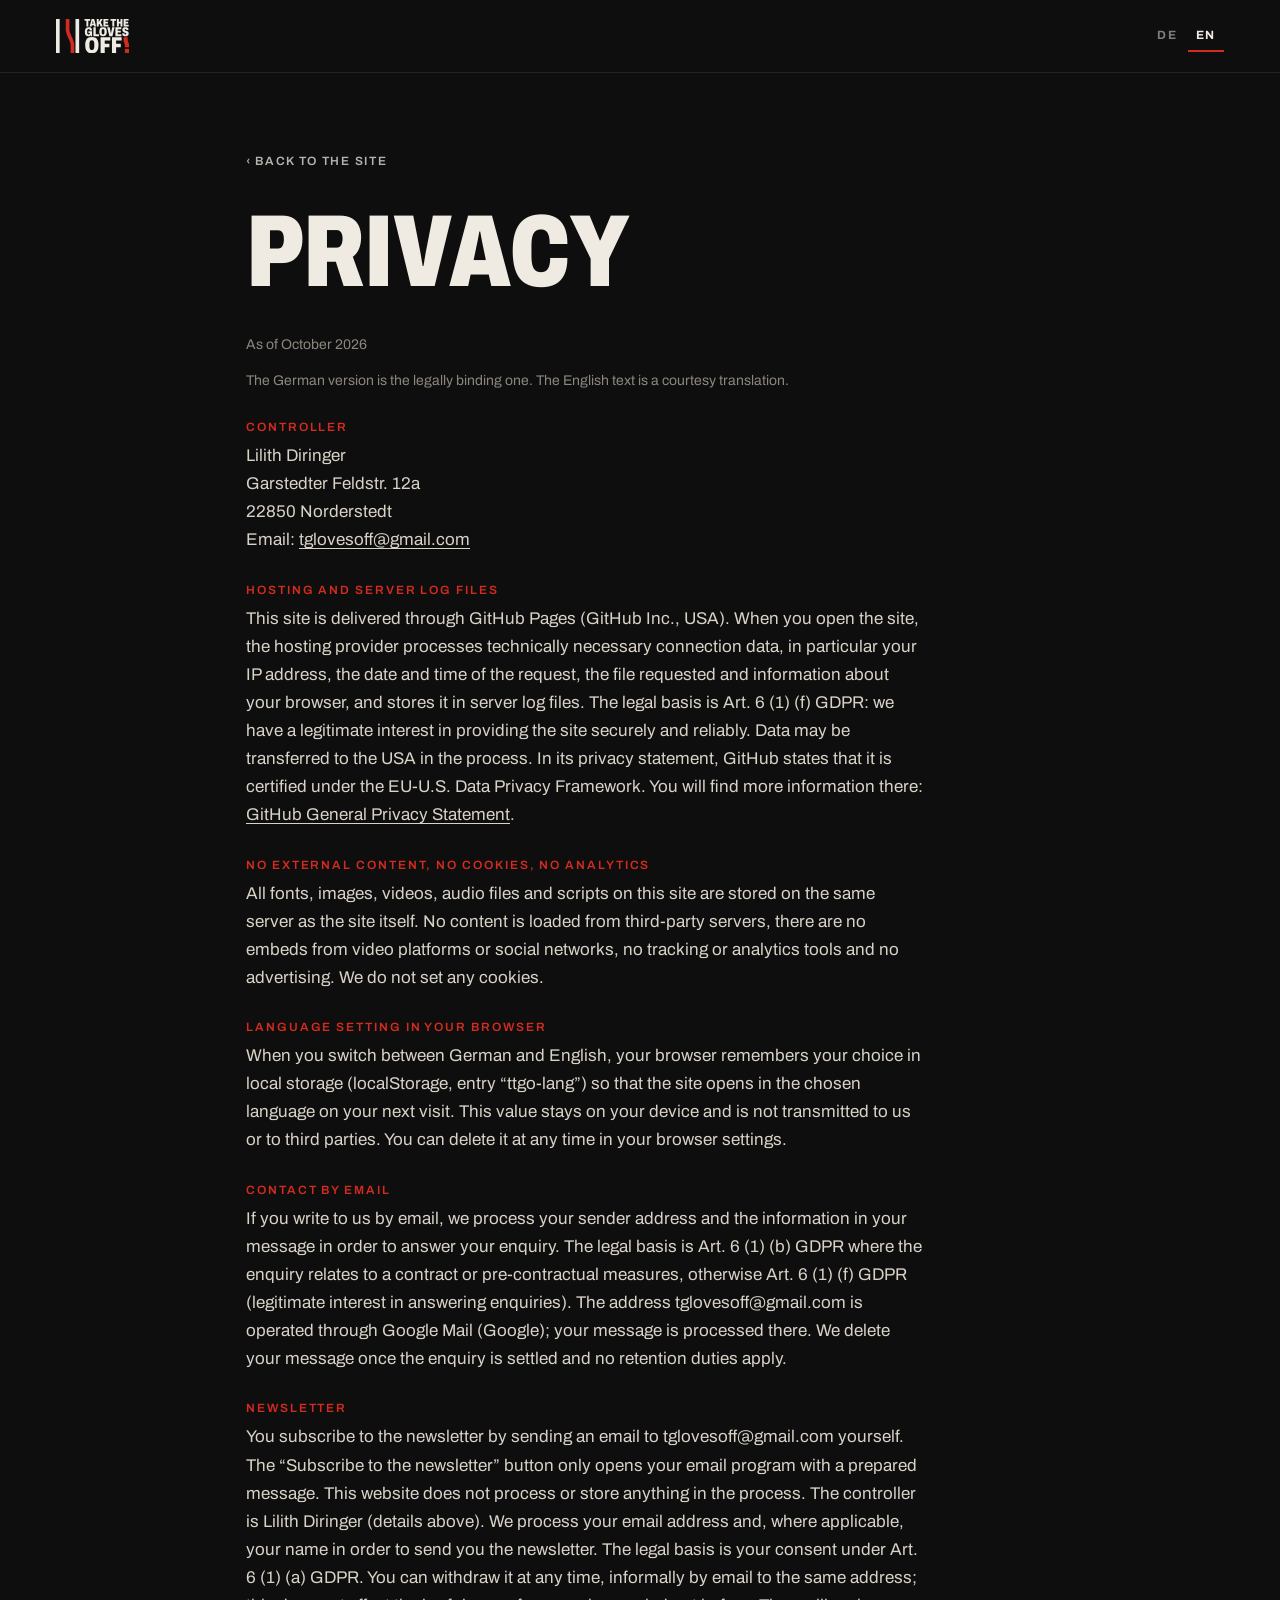
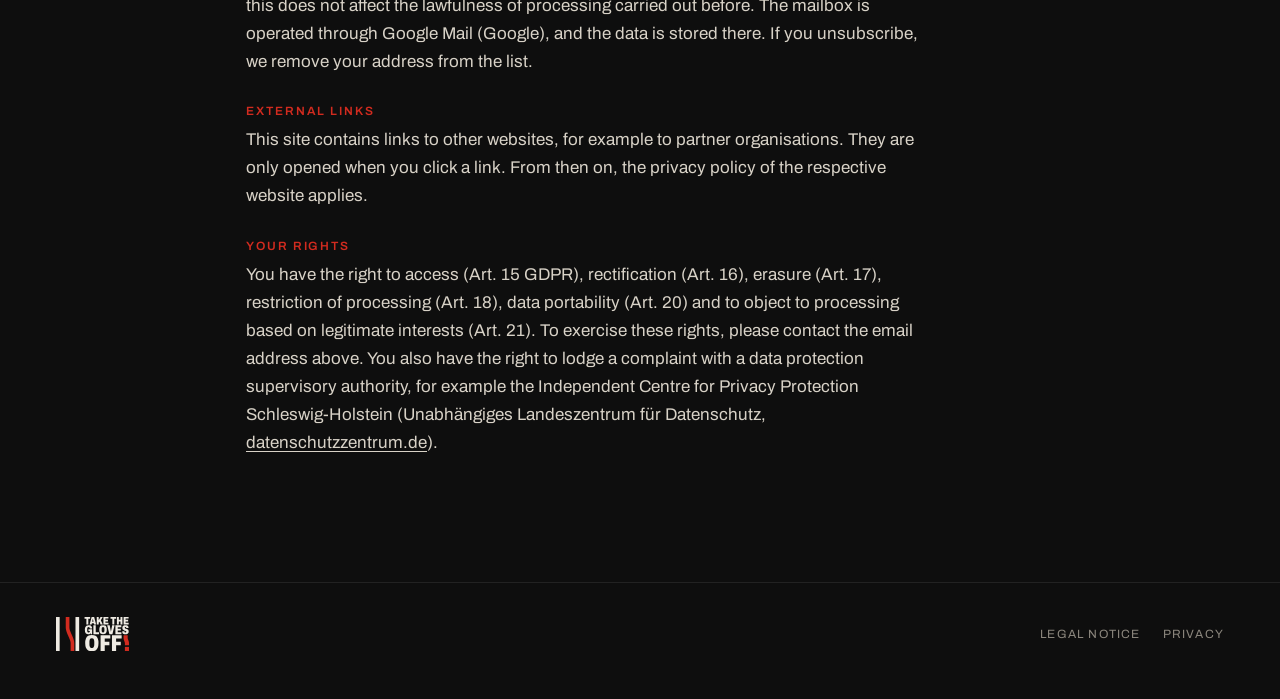
<file: datenschutz.html>
<!doctype html>
<html lang="de">
<head>
<meta charset="utf-8">
<meta name="viewport" content="width=device-width, initial-scale=1">
<meta name="robots" content="noindex, nofollow">
<script>
(function () {
  var l = null; try { l = localStorage.getItem('ttgo-lang'); } catch (e) {}
  if (!l) l = (navigator.language || 'de').toLowerCase().indexOf('de') === 0 ? 'de' : 'en';
  document.documentElement.lang = l;
})();
</script>
<title>Datenschutz – Take the gloves off!</title>
<meta name="description" content="Datenschutz – Take the gloves off!, Musiktheater von Lilith Diringer.">
<link rel="icon" href="assets/icon/favicon.ico" sizes="32x32">
<link rel="icon" href="assets/icon/favicon.svg" type="image/svg+xml">
<link rel="apple-touch-icon" href="assets/icon/apple-touch-icon.png">
<meta name="theme-color" content="#0e0e0e">
<link rel="stylesheet" href="assets/lp.css">
<script>window.TTGO_TITLES = { de: "Datenschutz – Take the gloves off!", en: "Privacy – Take the gloves off!" };</script>
</head>
<body class="rechtsseite">

<header class="rk">
  <div class="wrap">
    <a href="index.html" class="rk-logo" aria-label="Take the gloves off! – Startseite / home"><img src="assets/logo/TTGO_logo-quer-klein_negativ.svg" alt="Take the gloves off!"></a>
    <div class="lang" role="group" aria-label="Sprache / Language"><button type="button" data-set="de">DE</button><button type="button" data-set="en">EN</button></div>
  </div>
</header>

<main class="rt">
  <div class="wrap">
    <a class="zurueck" href="index.html"><span data-l="de">‹ Zur Startseite</span><span data-l="en">‹ Back to the site</span></a>
    <h1 class="title h2"><span data-l="de">Daten&shy;schutz</span><span data-l="en">Privacy</span></h1>
    <p class="stand"><span data-l="de">Stand: Oktober 2026</span><span data-l="en">As of October 2026</span></p>

    <p class="hinweis-en" data-l="en">The German version is the legally binding one. The English text is a courtesy translation.</p>

    <h2><span data-l="de">Verantwortliche</span><span data-l="en">Controller</span></h2>
    <p>Lilith Diringer<br>Garstedter Feldstr. 12a<br>22850 Norderstedt<br><span data-l="de">E-Mail</span><span data-l="en">Email</span>: <a href="mailto:tglovesoff@gmail.com">tglovesoff@gmail.com</a></p>

    <h2><span data-l="de">Hosting und Server-Logfiles</span><span data-l="en">Hosting and server log files</span></h2>
    <p data-l="de">Diese Seite wird über GitHub Pages ausgeliefert (GitHub Inc., USA). Beim Aufruf verarbeitet der Hosting-Anbieter technisch notwendige Verbindungsdaten, insbesondere Ihre IP-Adresse, Datum und Uhrzeit des Abrufs, die abgerufene Datei und Angaben zu Ihrem Browser, und speichert sie in Server-Logfiles. Rechtsgrundlage ist Art. 6 Abs. 1 lit. f DSGVO: Wir haben ein berechtigtes Interesse daran, die Seite sicher und stabil bereitzustellen. Dabei können Daten in die USA übermittelt werden. GitHub gibt in seiner Datenschutzerklärung an, nach dem EU-U.S. Data Privacy Framework zertifiziert zu sein. Weitere Informationen finden Sie dort: <a href="https://docs.github.com/en/site-policy/privacy-policies/github-general-privacy-statement" rel="noopener">GitHub General Privacy Statement</a>.</p>
    <p data-l="en">This site is delivered through GitHub Pages (GitHub Inc., USA). When you open the site, the hosting provider processes technically necessary connection data, in particular your IP address, the date and time of the request, the file requested and information about your browser, and stores it in server log files. The legal basis is Art. 6 (1) (f) GDPR: we have a legitimate interest in providing the site securely and reliably. Data may be transferred to the USA in the process. In its privacy statement, GitHub states that it is certified under the EU-U.S. Data Privacy Framework. You will find more information there: <a href="https://docs.github.com/en/site-policy/privacy-policies/github-general-privacy-statement" rel="noopener">GitHub General Privacy Statement</a>.</p>

    <h2><span data-l="de">Keine externen Inhalte, keine Cookies, keine Analyse</span><span data-l="en">No external content, no cookies, no analytics</span></h2>
    <p data-l="de">Alle Schriften, Bilder, Videos, Audiodateien und Skripte dieser Seite liegen auf demselben Server wie die Seite selbst. Es werden keine Inhalte von Servern Dritter nachgeladen, es gibt keine Einbettungen von Videoplattformen oder sozialen Netzwerken, keine Tracking- oder Analysewerkzeuge und keine Werbung. Wir setzen keine Cookies.</p>
    <p data-l="en">All fonts, images, videos, audio files and scripts on this site are stored on the same server as the site itself. No content is loaded from third-party servers, there are no embeds from video platforms or social networks, no tracking or analytics tools and no advertising. We do not set any cookies.</p>

    <h2><span data-l="de">Sprachwahl im Browser</span><span data-l="en">Language setting in your browser</span></h2>
    <p data-l="de">Wenn Sie zwischen Deutsch und Englisch umschalten, merkt sich Ihr Browser die Auswahl im lokalen Speicher (localStorage, Eintrag „ttgo-lang“), damit die Seite beim nächsten Besuch in der gewählten Sprache erscheint. Dieser Wert verbleibt auf Ihrem Gerät und wird nicht an uns oder Dritte übertragen. Sie können ihn jederzeit in den Einstellungen Ihres Browsers löschen.</p>
    <p data-l="en">When you switch between German and English, your browser remembers your choice in local storage (localStorage, entry “ttgo-lang”) so that the site opens in the chosen language on your next visit. This value stays on your device and is not transmitted to us or to third parties. You can delete it at any time in your browser settings.</p>

    <h2><span data-l="de">Kontakt per E-Mail</span><span data-l="en">Contact by email</span></h2>
    <p data-l="de">Wenn Sie uns per E-Mail schreiben, verarbeiten wir Ihre Absenderadresse und die Angaben in Ihrer Nachricht, um Ihre Anfrage zu beantworten. Rechtsgrundlage ist Art. 6 Abs. 1 lit. b DSGVO, sofern die Anfrage mit einem Vertrag oder vorvertraglichen Maßnahmen zusammenhängt, sonst Art. 6 Abs. 1 lit. f DSGVO (berechtigtes Interesse an der Beantwortung von Anfragen). Die Adresse tglovesoff@gmail.com wird über Google Mail betrieben (Google); Ihre Nachricht wird dort verarbeitet. Wir löschen Ihre Nachricht, sobald die Anfrage erledigt ist und keine Aufbewahrungspflichten entgegenstehen.</p>
    <p data-l="en">If you write to us by email, we process your sender address and the information in your message in order to answer your enquiry. The legal basis is Art. 6 (1) (b) GDPR where the enquiry relates to a contract or pre-contractual measures, otherwise Art. 6 (1) (f) GDPR (legitimate interest in answering enquiries). The address tglovesoff@gmail.com is operated through Google Mail (Google); your message is processed there. We delete your message once the enquiry is settled and no retention duties apply.</p>

    <h2 id="newsletter"><span data-l="de">Newsletter</span><span data-l="en">Newsletter</span></h2>
    <p data-l="de">Sie melden sich für den Newsletter an, indem Sie selbst eine E-Mail an tglovesoff@gmail.com schicken. Der Knopf „Newsletter abonnieren“ öffnet dazu nur Ihr Mailprogramm mit einer vorbereiteten Nachricht. Diese Website verarbeitet und speichert dabei nichts. Verantwortlich ist Lilith Diringer (Angaben oben). Verarbeitet werden Ihre E-Mail-Adresse und gegebenenfalls Ihr Name, um Ihnen den Newsletter zu senden. Rechtsgrundlage ist Ihre Einwilligung nach Art. 6 Abs. 1 lit. a DSGVO. Sie können sie jederzeit widerrufen, formlos per E-Mail an dieselbe Adresse; die Rechtmäßigkeit der bisherigen Verarbeitung bleibt davon unberührt. Das Postfach wird über Google Mail betrieben (Google), die Daten werden dort gespeichert. Wenn Sie sich abmelden, entfernen wir Ihre Adresse aus der Liste.</p>
    <p data-l="en">You subscribe to the newsletter by sending an email to tglovesoff@gmail.com yourself. The “Subscribe to the newsletter” button only opens your email program with a prepared message. This website does not process or store anything in the process. The controller is Lilith Diringer (details above). We process your email address and, where applicable, your name in order to send you the newsletter. The legal basis is your consent under Art. 6 (1) (a) GDPR. You can withdraw it at any time, informally by email to the same address; this does not affect the lawfulness of processing carried out before. The mailbox is operated through Google Mail (Google), and the data is stored there. If you unsubscribe, we remove your address from the list.</p>

    <h2><span data-l="de">Externe Links</span><span data-l="en">External links</span></h2>
    <p data-l="de">Diese Seite enthält Links zu anderen Websites, etwa zu Partnerorganisationen. Sie werden erst aufgerufen, wenn Sie einen Link anklicken. Ab dann gelten die Datenschutzbestimmungen der jeweiligen Website.</p>
    <p data-l="en">This site contains links to other websites, for example to partner organisations. They are only opened when you click a link. From then on, the privacy policy of the respective website applies.</p>

    <h2><span data-l="de">Ihre Rechte</span><span data-l="en">Your rights</span></h2>
    <p data-l="de">Sie haben das Recht auf Auskunft (Art. 15 DSGVO), Berichtigung (Art. 16), Löschung (Art. 17), Einschränkung der Verarbeitung (Art. 18), Datenübertragbarkeit (Art. 20) und Widerspruch gegen die Verarbeitung auf Grundlage berechtigter Interessen (Art. 21). Wenden Sie sich dazu an die oben genannte E-Mail-Adresse. Außerdem können Sie sich bei einer Datenschutzaufsichtsbehörde beschweren, zum Beispiel beim Unabhängigen Landeszentrum für Datenschutz Schleswig-Holstein (<a href="https://www.datenschutzzentrum.de/" rel="noopener">datenschutzzentrum.de</a>).</p>
    <p data-l="en">You have the right to access (Art. 15 GDPR), rectification (Art. 16), erasure (Art. 17), restriction of processing (Art. 18), data portability (Art. 20) and to object to processing based on legitimate interests (Art. 21). To exercise these rights, please contact the email address above. You also have the right to lodge a complaint with a data protection supervisory authority, for example the Independent Centre for Privacy Protection Schleswig-Holstein (Unabhängiges Landeszentrum für Datenschutz, <a href="https://www.datenschutzzentrum.de/" rel="noopener">datenschutzzentrum.de</a>).</p>
  </div>
</main>

<footer>
  <div class="wrap">
    <img src="assets/logo/TTGO_logo-quer-klein_negativ.svg" alt="" class="flogo">
    <nav><a href="impressum.html"><span data-l="de">Impressum</span><span data-l="en">Legal notice</span></a><a href="datenschutz.html"><span data-l="de">Datenschutz</span><span data-l="en">Privacy</span></a></nav>
  </div>
</footer>

<script src="assets/seite.js"></script>
</body>
</html>
</file>
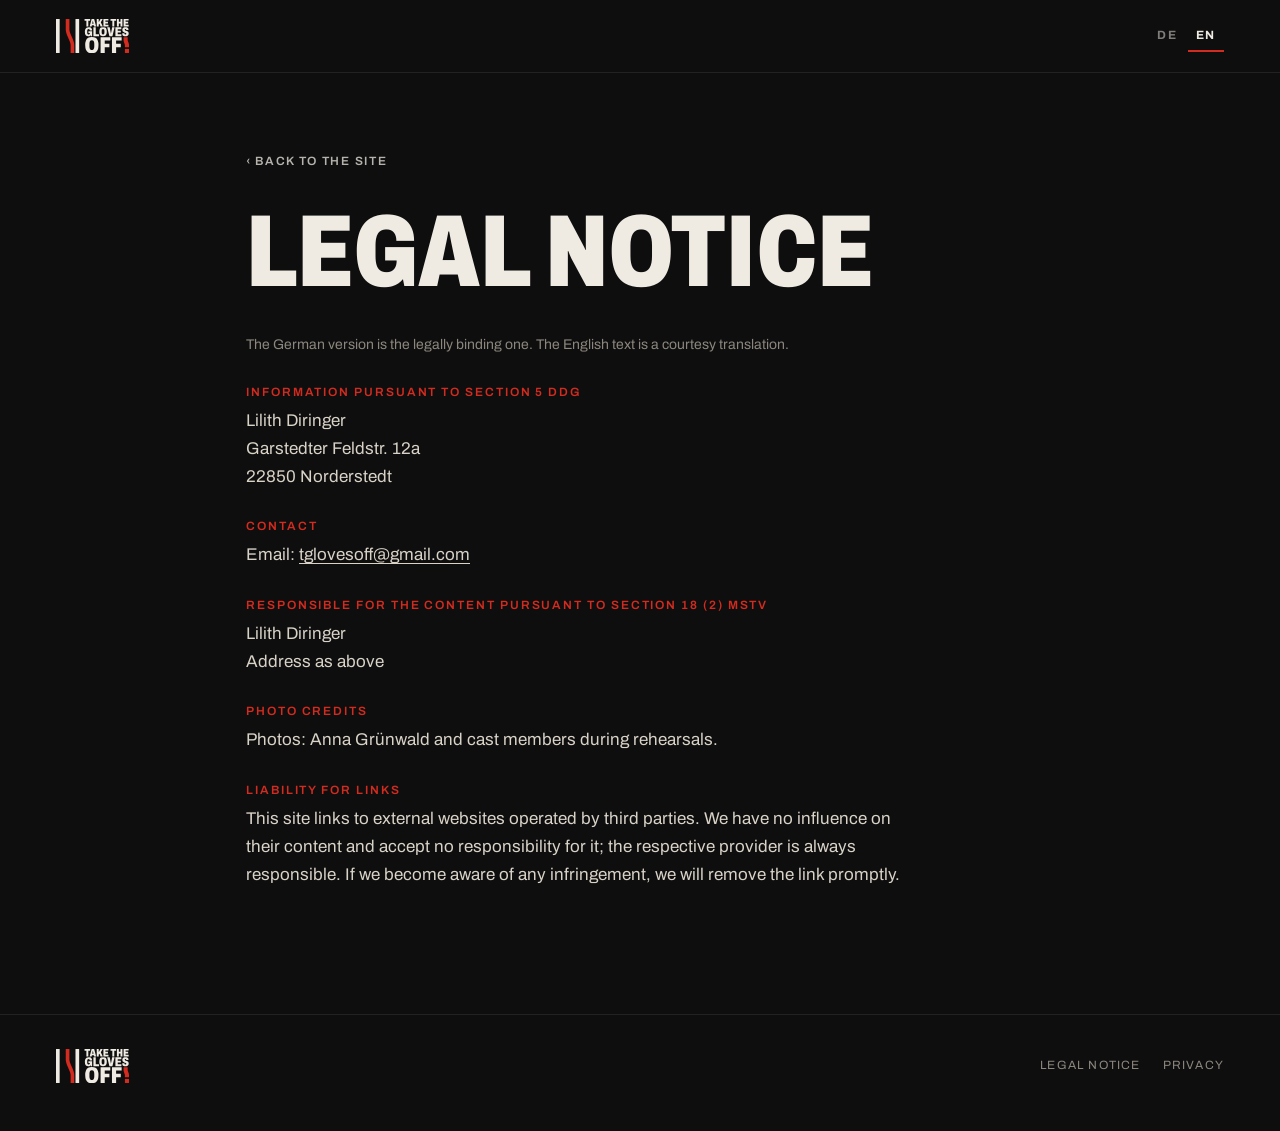
<file: impressum.html>
<!doctype html>
<html lang="de">
<head>
<meta charset="utf-8">
<meta name="viewport" content="width=device-width, initial-scale=1">
<meta name="robots" content="noindex, nofollow">
<script>
(function () {
  var l = null; try { l = localStorage.getItem('ttgo-lang'); } catch (e) {}
  if (!l) l = (navigator.language || 'de').toLowerCase().indexOf('de') === 0 ? 'de' : 'en';
  document.documentElement.lang = l;
})();
</script>
<title>Impressum – Take the gloves off!</title>
<meta name="description" content="Impressum – Take the gloves off!, Musiktheater von Lilith Diringer.">
<link rel="icon" href="assets/icon/favicon.ico" sizes="32x32">
<link rel="icon" href="assets/icon/favicon.svg" type="image/svg+xml">
<link rel="apple-touch-icon" href="assets/icon/apple-touch-icon.png">
<meta name="theme-color" content="#0e0e0e">
<link rel="stylesheet" href="assets/lp.css">
<script>window.TTGO_TITLES = { de: "Impressum – Take the gloves off!", en: "Legal notice – Take the gloves off!" };</script>
</head>
<body class="rechtsseite">

<header class="rk">
  <div class="wrap">
    <a href="index.html" class="rk-logo" aria-label="Take the gloves off! – Startseite / home"><img src="assets/logo/TTGO_logo-quer-klein_negativ.svg" alt="Take the gloves off!"></a>
    <div class="lang" role="group" aria-label="Sprache / Language"><button type="button" data-set="de">DE</button><button type="button" data-set="en">EN</button></div>
  </div>
</header>

<main class="rt">
  <div class="wrap">
    <a class="zurueck" href="index.html"><span data-l="de">‹ Zur Startseite</span><span data-l="en">‹ Back to the site</span></a>
    <h1 class="title h2"><span data-l="de">Impressum</span><span data-l="en">Legal notice</span></h1>

    <p class="hinweis-en" data-l="en">The German version is the legally binding one. The English text is a courtesy translation.</p>

    <h2><span data-l="de">Angaben gemäß § 5 DDG</span><span data-l="en">Information pursuant to Section 5 DDG</span></h2>
    <p>Lilith Diringer<br>Garstedter Feldstr. 12a<br>22850 Norderstedt</p>

    <h2><span data-l="de">Kontakt</span><span data-l="en">Contact</span></h2>
    <p><span data-l="de">E-Mail</span><span data-l="en">Email</span>: <a href="mailto:tglovesoff@gmail.com">tglovesoff@gmail.com</a></p>

    <h2><span data-l="de">Verantwortlich für den Inhalt nach § 18 Abs. 2 MStV</span><span data-l="en">Responsible for the content pursuant to Section 18 (2) MStV</span></h2>
    <p>Lilith Diringer<br><span data-l="de">Anschrift wie oben</span><span data-l="en">Address as above</span></p>

    <h2><span data-l="de">Fotonachweis</span><span data-l="en">Photo credits</span></h2>
    <p data-l="de">Fotos: Anna Grünwald sowie Darsteller:innen bei den Proben.</p>
    <p data-l="en">Photos: Anna Grünwald and cast members during rehearsals.</p>

    <h2><span data-l="de">Haftung für Links</span><span data-l="en">Liability for links</span></h2>
    <p data-l="de">Diese Seite verweist auf externe Seiten Dritter. Auf deren Inhalte haben wir keinen Einfluss und übernehmen dafür keine Gewähr. Verantwortlich ist stets der jeweilige Anbieter. Bei Bekanntwerden von Rechtsverletzungen entfernen wir solche Links umgehend.</p>
    <p data-l="en">This site links to external websites operated by third parties. We have no influence on their content and accept no responsibility for it; the respective provider is always responsible. If we become aware of any infringement, we will remove the link promptly.</p>
  </div>
</main>

<footer>
  <div class="wrap">
    <img src="assets/logo/TTGO_logo-quer-klein_negativ.svg" alt="" class="flogo">
    <nav><a href="impressum.html"><span data-l="de">Impressum</span><span data-l="en">Legal notice</span></a><a href="datenschutz.html"><span data-l="de">Datenschutz</span><span data-l="en">Privacy</span></a></nav>
  </div>
</footer>

<script src="assets/seite.js"></script>
</body>
</html>
</file>
<file: assets/lp.css>
@font-face { font-family: "Archivo"; src: url("fonts/Archivo-VF.ttf") format("truetype"); font-weight: 100 900; font-stretch: 62% 125%; }
@font-face { font-family: "Anton"; src: url("fonts/Anton-Regular.ttf") format("truetype"); }
@font-face { font-family: "Courier Prime"; src: url("fonts/CourierPrime-Regular.ttf") format("truetype"); font-weight: 400; }
@font-face { font-family: "Courier Prime"; src: url("fonts/CourierPrime-Bold.ttf") format("truetype"); font-weight: 700; }

:root { --black: #0e0e0e; --white: #efebe3; --red: #d22b1f; --navy: #17233f; --flag: #b7192d; --paper: #ebe5d6; --ink: #151515; --muted: #8c877e; }
* { box-sizing: border-box; }
html { background: var(--black); color: var(--white); scroll-behavior: smooth; }
body { margin: 0; font-family: "Archivo", system-ui, sans-serif; font-size: 18px; line-height: 1.6; }
img, video, svg, canvas { display: block; }
a { color: inherit; }
p { margin: 0 0 .9em; }
.wrap { max-width: 1240px; margin: 0 auto; padding: 0 36px; }

/* Sprache: beide Fassungen stehen im Dokument, gezeigt wird eine */
html[lang="de"] [data-l="en"], html[lang="en"] [data-l="de"] { display: none !important; }
.lang { display: flex; gap: 2px; pointer-events: auto; }
.lang button { font: inherit; font-size: 12px; font-weight: 700; letter-spacing: .14em; background: none; border: 0; color: inherit; opacity: .5; padding: 6px 8px; cursor: pointer; }
html[lang="de"] .lang [data-set="de"], html[lang="en"] .lang [data-set="en"] { opacity: 1; box-shadow: inset 0 -2px var(--red); }

.title { font-weight: 850; font-variation-settings: "wdth" 76; text-transform: uppercase; line-height: .88; letter-spacing: -.005em; }
.kicker { font-size: 12px; letter-spacing: .16em; text-transform: uppercase; font-weight: 600; }
.kicker.red { color: var(--red); margin-bottom: 14px; }
.muted { color: #b3ada3; }
.h2 { font-size: clamp(56px, 8vw, 120px); margin: 0; }
.lead { font-size: 21px; line-height: 1.5; max-width: 46ch; }

/* Videoflächen mit Effekt */
.fxwrap { position: absolute; inset: 0; overflow: hidden; }
.fxwrap video, .fxwrap img, .fxwrap canvas.fx { position: absolute; inset: 0; width: 100%; height: 100%; object-fit: cover; }
.fxwrap canvas.fx { opacity: 0; transition: opacity 1.2s; }
.fxwrap.fx-on canvas.fx { opacity: 1; }

/* Kopf (Titelsequenz in js/kopf.js) */
.hero { position: relative; height: 100vh; height: 100svh; min-height: 620px; background: var(--black); overflow: hidden; }
.hero::after { content: ""; position: absolute; inset: 0; background: radial-gradient(ellipse at center, rgba(14,14,14,.45), rgba(14,14,14,.82)); pointer-events: none; }
.hero .in { position: relative; z-index: 1; height: 100%; display: flex; align-items: center; justify-content: center; gap: clamp(28px, 4vw, 64px); padding: 0 24px; pointer-events: none; }
.hero .top, .hero .bottom { position: absolute; left: 36px; right: 36px; z-index: 2; display: flex; justify-content: space-between; align-items: center; gap: 16px; }
.hero .top { top: 22px; }
.hero .bottom { bottom: 30px; }
.hero .mark { height: min(46vh, 400px); width: auto; flex: none; overflow: visible; }
.hero .wordmark { height: min(46vh, 400px); width: auto; overflow: visible; }
html.intro .hero .in, html.intro .hero .top, html.intro .hero .bottom, html.intro .hero .cue { visibility: hidden; }
.hero .fxwrap { opacity: 0; transition: opacity 1.5s cubic-bezier(.4,0,.2,1); transform-origin: 50% 45%; will-change: transform; filter: brightness(calc(1 - var(--dim, 0) * .75)); }
.hero.lit .fxwrap { opacity: 1; }
.hero .top, .hero .bottom, .hero .cue { opacity: 0; transition: opacity 1.2s ease, transform 1.2s cubic-bezier(.2,.7,.2,1); }
.hero .top { transform: translateY(-10px); }
.hero .bottom { transform: translateY(10px); }
.hero.ui-on .top, .hero.ui-on .bottom, .hero.ui-on .cue { opacity: 1; transform: none; }
.hero .cue { position: absolute; left: 50%; bottom: 26px; z-index: 2; width: 1px; height: 58px; background: rgba(239,235,227,.22); overflow: hidden; }
.hero .cue span { position: absolute; left: 0; top: -40%; width: 1px; height: 40%; background: var(--white); animation: cue 2.6s cubic-bezier(.6,0,.3,1) infinite; }
@keyframes cue { 0% { top: -40%; } 65%, 100% { top: 100%; } }
.btns { display: flex; gap: 12px; flex-wrap: wrap; }
.btn { display: inline-block; padding: 12px 20px; font-size: 13px; letter-spacing: .12em; text-transform: uppercase; font-weight: 700; text-decoration: none; border: 2px solid currentColor; }
.btn.fill { background: var(--red); border-color: var(--red); color: #fff; }

/* Leiste */
nav.bar { position: sticky; top: 0; z-index: 20; background: rgba(14,14,14,.94); backdrop-filter: blur(6px); border-bottom: 1px solid #222; }
nav.bar .wrap { display: flex; align-items: center; gap: 26px; height: 54px; white-space: nowrap; }
nav.bar .links { display: flex; align-items: center; gap: 26px; flex: 1 1 auto; min-width: 0; height: 100%; overflow-x: auto; scrollbar-width: none; }
nav.bar .links::-webkit-scrollbar { display: none; }
nav.bar .links.mehr { -webkit-mask-image: linear-gradient(90deg, #000 calc(100% - 56px), transparent); mask-image: linear-gradient(90deg, #000 calc(100% - 56px), transparent); }
nav.bar a { font-size: 12px; letter-spacing: .14em; text-transform: uppercase; font-weight: 600; text-decoration: none; opacity: .75; }
nav.bar a:hover { opacity: 1; }
nav.bar .home { opacity: 1; margin-right: 6px; }
nav.bar .home svg { width: 22px; height: 30px; color: var(--white); }
nav.bar .lang { margin-left: auto; flex: none; }
@media (max-width: 600px) { nav.bar .wrap, nav.bar .links { gap: 18px; } nav.bar .home { margin-right: 0; } }

/* Abschnitte */
.sec { padding: 120px 0; scroll-margin-top: 54px; }
.paper { background: var(--paper); color: var(--ink); }
.dark { background: var(--black); color: var(--white); }
.grid2 > *, .head > *, .finale .wrap > *, .szene > *, .kap-akte .wrap > * { min-width: 0; }
.grid2 { display: grid; grid-template-columns: 1fr 1.25fr; gap: 64px; align-items: start; }
.grid2 > :first-child { container-type: inline-size; }
.grid2 .h2 { font-size: min(clamp(56px, 8vw, 120px), 20cqi); }
.head { display: grid; grid-template-columns: 1fr 1.25fr; gap: 64px; margin-bottom: 56px; align-items: end; }
.head .lead { margin: 0; color: #cfc9be; }

/* Schwärzung zum Antippen */
.akte p { font-family: "Courier Prime"; font-size: 21px; line-height: 1.6; }
.rd { --bar: var(--ink); color: var(--bar); background: linear-gradient(var(--bar), var(--bar)) right / 100% 100% no-repeat; -webkit-box-decoration-break: clone; box-decoration-break: clone; padding: 0 .12em; margin: 0 -.12em; cursor: pointer; transition: background-size .55s cubic-bezier(.7,0,.3,1), color .3s .25s; border-radius: 1px; }
.rd:hover:not(.open) { background-image: linear-gradient(#45433f, #45433f); }
.rd:focus-visible { outline: 2px solid var(--red); outline-offset: 2px; }
.rd.open { background-size: 0% 100%; color: inherit; transition: background-size .55s cubic-bezier(.7,0,.3,1), color .1s; }
.dark .rd { --bar: #2c2b29; }
.dark .rd:hover:not(.open) { background-image: linear-gradient(#45433f, #45433f); }
.akte p a { text-decoration: underline; text-decoration-thickness: 1px; text-underline-offset: 3px; }
.akte p a:hover { color: var(--red); }
.akte .hint { font-family: "Courier Prime"; font-size: 15px; color: var(--red); margin: 0 0 .7em; transition: opacity .6s; }
.hint.gone { opacity: 0; }
.credits { display: grid; grid-template-columns: repeat(2, minmax(0, 1fr)); gap: 14px 28px; margin: 2.2em 0 0; padding-top: 1.4em; border-top: 2px solid var(--ink); }
.credits div { min-width: 0; }
.credits dt { font-size: 12px; letter-spacing: .14em; text-transform: uppercase; font-weight: 600; color: #6b6760; }
.credits .nw { white-space: nowrap; }
.credits dd small { display: block; margin-top: 4px; font-size: 13px; font-weight: 600; letter-spacing: .02em; text-transform: none; font-variation-settings: "wdth" 100; color: #4d4a45; }
.credits dd { margin: 2px 0 0; font-weight: 800; font-variation-settings: "wdth" 80; text-transform: uppercase; font-size: 20px; line-height: 1.1; }
.akte .facts { font-family: "Archivo"; font-size: 15px; line-height: 1.5; color: #4d4a45; margin-top: 1.6em; max-width: 52ch; }

/* Vollbild */
.full { position: relative; height: 100vh; height: 100svh; min-height: 560px; overflow: hidden; }
.full::after { content: ""; position: absolute; inset: 0; background: linear-gradient(rgba(14,14,14,0) 40%, rgba(14,14,14,.78)); pointer-events: none; }
.full .in { position: relative; z-index: 1; height: 100%; display: flex; flex-direction: column; justify-content: flex-end; padding-bottom: 10vh; pointer-events: none; }
.full .q { font-size: clamp(48px, 9vw, 136px); }
.full .q em { font-style: normal; color: var(--red); }

/* Songs */
.songs { list-style: none; margin: 0; padding: 0; counter-reset: s; }
.songs li { display: grid; grid-template-columns: 70px 1fr; align-items: baseline; border-top: 1px solid #262626; padding: 10px 0 8px; }
.songs .n { font-size: 13px; font-weight: 700; letter-spacing: .14em; color: #77726a; }
.songs .s { font-weight: 850; font-variation-settings: "wdth" 76; text-transform: uppercase; font-size: clamp(30px, 4.6vw, 64px); line-height: 1; }
.songs li.show .s { font-family: "Anton"; font-weight: 400; letter-spacing: .01em; display: inline-block; padding: .08em .22em .02em; background: repeating-linear-gradient(90deg, var(--flag) 0 .5em, var(--navy) .5em 1em); justify-self: start; }
.songs li.akte-z .s { font-family: "Courier Prime"; font-weight: 700; text-transform: none; letter-spacing: -.02em; color: #9d978c; }
.songs li.final .s { color: var(--red); font-size: clamp(40px, 7vw, 104px); }
.songs li.final { border-top-color: var(--red); padding-top: 22px; }

/* Proben */
.player { position: relative; aspect-ratio: 16 / 9; background: #000; overflow: hidden; }
.player video { width: 100%; height: 100%; object-fit: contain; }
.pl-start { position: absolute; inset: 0; border: 0; padding: 0; margin: 0; background: #000; color: var(--white); cursor: pointer; font: inherit; transition: opacity .6s; }
.pl-start img { width: 100%; height: 100%; object-fit: cover; filter: grayscale(1) contrast(1.15) brightness(.72); transform: scale(1.02); transition: transform 1.6s cubic-bezier(.2,.7,.2,1), filter .8s; }
.pl-start::after { content: ""; position: absolute; inset: 0; background: linear-gradient(rgba(14,14,14,0) 45%, rgba(14,14,14,.85)); }
.pl-start:hover img, .pl-start:focus-visible img { transform: scale(1.06); filter: grayscale(1) contrast(1.15) brightness(.85); }
.pl-start:focus-visible { outline: 2px solid var(--red); outline-offset: -2px; }
.pl-btn { position: absolute; left: 50%; top: 50%; z-index: 1; width: 96px; height: 96px; margin: -48px 0 0 -48px; border-radius: 50%; background: var(--red); transition: transform .5s cubic-bezier(.2,.7,.2,1); }
.pl-btn i { position: absolute; left: 39px; top: 31px; border-left: 26px solid #fff; border-top: 17px solid transparent; border-bottom: 17px solid transparent; }
.pl-start:hover .pl-btn { transform: scale(1.08); }
.pl-meta { position: absolute; left: 28px; bottom: 24px; z-index: 1; display: flex; flex-direction: column; align-items: flex-start; gap: 4px; text-align: left; }
.pl-meta b { font-weight: 850; font-variation-settings: "wdth" 76; text-transform: uppercase; font-size: clamp(32px, 4vw, 56px); line-height: .9; }
.pl-meta > span { font-size: 12px; letter-spacing: .14em; text-transform: uppercase; font-weight: 600; color: #cfc9be; }
.player.on .pl-start { opacity: 0; pointer-events: none; }
.sr { position: absolute; width: 1px; height: 1px; overflow: hidden; clip: rect(0 0 0 0); white-space: nowrap; }
.film { margin-top: 88px; }
.film-head { display: flex; justify-content: space-between; align-items: center; margin-bottom: 18px; }
.film-ui { display: flex; align-items: center; gap: 6px; }
.film-ui .count { font-size: 13px; font-weight: 700; letter-spacing: .14em; font-variant-numeric: tabular-nums; color: #b3ada3; margin-right: 10px; }
.fb { width: 46px; height: 46px; border: 2px solid #3a3835; background: none; color: var(--white); font: 400 30px/1 "Archivo"; cursor: pointer; padding: 0 0 4px; transition: border-color .3s, color .3s, opacity .3s; }
.fb:hover:not(:disabled) { border-color: var(--red); color: var(--red); }
.fb:disabled { opacity: .3; cursor: default; }
.strip { --pad: max(36px, calc((100vw - 1240px) / 2 + 36px)); --frame: min(calc(min(70vh, 640px) * 1.5), calc(100vw - 2 * var(--pad))); display: flex; gap: 10px; overflow-x: auto; overflow-y: hidden; scroll-snap-type: x mandatory; scroll-padding-left: var(--pad); padding: 0 var(--pad); scrollbar-width: none; cursor: grab; outline: none; }
.strip::-webkit-scrollbar { display: none; }
.strip.drag { cursor: grabbing; scroll-snap-type: none; }
.strip.drag a { pointer-events: none; }
.strip a { flex: none; width: var(--frame); aspect-ratio: 3 / 2; scroll-snap-align: start; position: relative; overflow: hidden; background: #000; }
.strip img { display: block; width: 100%; height: 100%; object-fit: contain; transition: transform 1s cubic-bezier(.2,.7,.2,1), opacity .5s; opacity: .9; user-select: none; }
.strip a:hover img, .strip a:focus-visible img { transform: scale(1.03); opacity: 1; }
.strip a:focus-visible { outline: 2px solid var(--red); outline-offset: -2px; }
.film-prog { height: 2px; background: #262626; margin-top: 18px; position: relative; }
.film-prog span { position: absolute; left: 0; top: 0; bottom: 0; width: 10%; background: var(--red); }
.lightbox { position: fixed; inset: 0; z-index: 100; background: rgba(8,8,8,.96); display: flex; align-items: center; justify-content: center; }
.lightbox[hidden] { display: none; }
.lightbox figure { margin: 0; display: flex; flex-direction: column; align-items: center; }
.lightbox img { max-width: calc(100vw - 180px); max-height: calc(100vh - 120px); object-fit: contain; transition: opacity .35s; }
.lightbox img.load { opacity: 0; }
.lightbox figcaption { margin-top: 14px; display: flex; gap: 18px; font-size: 12px; letter-spacing: .14em; text-transform: uppercase; font-weight: 600; color: #b3ada3; }
.lb-n-c { color: var(--red); font-variant-numeric: tabular-nums; }
.lightbox button { position: absolute; background: none; border: 0; color: var(--white); font-size: 54px; line-height: 1; cursor: pointer; padding: 10px 18px; opacity: .7; font-family: "Archivo"; }
.lightbox button:hover { opacity: 1; color: var(--red); }
.lb-x { top: 14px; right: 14px; } .lb-p { left: 10px; top: 50%; transform: translateY(-50%); } .lb-n { right: 10px; top: 50%; transform: translateY(-50%); }

/* Bühne: klarer Clip neben dem Text */
.szene { display: grid; grid-template-columns: 1.3fr 1fr; gap: 64px; align-items: center; }
.szene .vid { margin: 0; position: relative; aspect-ratio: 16 / 9; background: #000; overflow: hidden; }
.szene .vid video, .szene .vid img { display: block; width: 100%; height: 100%; object-fit: cover; }
.szene .vid figcaption { position: absolute; left: 16px; bottom: 12px; font-size: 11px; letter-spacing: .14em; text-transform: uppercase; font-weight: 600; color: rgba(239,235,227,.75); }
.h3 { font-size: clamp(48px, 6vw, 92px); margin: 0 0 24px; }
.szene p { color: #d8d2c7; max-width: 44ch; }

/* Kapitel Akte */
.kap { position: relative; overflow: hidden; }
.kap-akte { background: var(--paper); color: var(--ink); padding: 120px 0; }
.kap-akte .wrap { display: grid; grid-template-columns: 1fr 1.1fr; gap: 64px; align-items: center; }
.pix { aspect-ratio: 3 / 2; background: url("img/sg/gruppe-gepixelt.jpg") center / cover; filter: grayscale(1) contrast(1.1); }
.zitat { margin: 0 0 28px; font-family: "Courier Prime"; font-weight: 700; text-transform: uppercase; font-size: clamp(20px, 2.5vw, 36px); line-height: 1.3; }
.zitat .rd { white-space: nowrap; }
.kap-akte p { font-size: 17px; color: #4d4a45; max-width: 42ch; }

/* Kapitel Show: rote Streifen fallen wie Gitterstäbe */
.kap-show { background: #fff; padding: 140px 0 110px; }
.kap-show .bars { position: absolute; inset: 0; display: grid; grid-template-columns: repeat(9, 1fr); }
.kap-show .bars span:nth-child(odd) { background: var(--flag); }
.kap-show .bars span { transform-origin: top; animation: drop 7s cubic-bezier(.7,0,.3,1) infinite; }
.kap-show .bars span:nth-child(2n) { animation-delay: .12s; }
.kap-show .bars span:nth-child(3n) { animation-delay: .24s; }
@keyframes drop { 0% { transform: scaleY(0); } 20%, 88% { transform: scaleY(1); } 100% { transform: scaleY(0); } }
.kap-show .wrap { position: relative; z-index: 1; display: flex; flex-direction: column; align-items: center; }
.schild { background: var(--navy); color: #fff; padding: 46px 64px 50px; text-align: center; display: flex; flex-direction: column; align-items: center; box-shadow: 0 30px 60px rgba(14,14,14,.25); max-width: 100%; }
.schild .m { width: 30px; height: 44px; color: #fff; margin-bottom: 18px; }
.schild .kicker { color: #c9cde0; margin-bottom: 10px; }
.anton { font-family: "Anton"; text-transform: uppercase; font-size: clamp(54px, 9vw, 128px); line-height: .92; letter-spacing: .01em; }
.schild .zeile { margin: 22px 0 0; font-family: "Anton"; text-transform: uppercase; font-size: clamp(18px, 1.8vw, 24px); letter-spacing: .06em; line-height: 1.35; color: #e7e3da; }
.schild .rd { --bar: #0b1428; }

/* Schriftspiele */
.squeeze { width: 100%; font-weight: 850; text-transform: uppercase; line-height: .86; font-size: 60px; font-variation-settings: "wdth" 90; }
.squeeze span { display: block; white-space: nowrap; }
.echo span { display: block; white-space: nowrap; font-weight: 850; font-variation-settings: "wdth" 70; text-transform: uppercase; line-height: .84; font-size: clamp(30px, 3.6vw, 52px); }
.echo span:nth-child(2) { opacity: .7; } .echo span:nth-child(3) { opacity: .45; filter: blur(.6px); }
.echo span:nth-child(4) { opacity: .26; filter: blur(1.3px); } .echo span:nth-child(5) { opacity: .12; filter: blur(2.2px); }
.echo i { font-style: normal; transition: opacity 2.4s ease; }
.echo i.weg { opacity: 0; }

/* Termine */
.dates { list-style: none; margin: 0; padding: 0; }
.dates li { display: grid; grid-template-columns: 1.1fr .6fr 1.2fr 9.5em; gap: 20px; align-items: center; border-top: 2px solid var(--ink); padding: 20px 0; }
.dates li:last-child { border-bottom: 2px solid var(--ink); }
.dates .d { font-weight: 850; font-variation-settings: "wdth" 76; font-size: 34px; line-height: 1; }
.dates .t, .dates .o { font-size: 16px; font-weight: 600; line-height: 1.3; }
.dates .btn { justify-self: end; }
.dates .btn { color: var(--ink); }
.dates .btn:hover { background: var(--red); border-color: var(--red); color: #fff; }
.dates .note { font-size: 12px; letter-spacing: .12em; text-transform: uppercase; font-weight: 700; color: #6b6760; text-align: right; }
.tba { border-top: 2px solid var(--ink); border-bottom: 2px solid var(--ink); padding: 26px 0 24px; }
.tba .title { font-size: clamp(38px, 4.4vw, 64px); margin: 0 0 14px; }
.tba-t { margin: 0; font-size: 17px; color: #4d4a45; }
.nl { margin-top: 22px; }
.nl-t { margin: 0 0 16px; font-size: 17px; }
.nl .btn { color: var(--ink); }
.nl .btn:hover, .nl .btn:focus-visible { background: var(--red); border-color: var(--red); color: #fff; }
.nl-s { margin: 14px 0 0; font-size: 13px; line-height: 1.5; color: #6b6760; }
.nl-s a { text-underline-offset: 3px; text-decoration-thickness: 1px; }
.nl-s a:hover { color: var(--red); }
.nl-i { margin: 18px 0 0; font-size: 15px; }
.nl-i a { color: var(--ink); text-underline-offset: 3px; }
.nl-i a:hover, .nl-i a:focus-visible { color: var(--red); }
.cn { margin-top: 44px; padding: 22px 24px; background: #f6f2e9; border-left: 4px solid var(--red); }
.cn .kicker { margin-bottom: 8px; }
.cn p { margin: 0; font-size: 17px; line-height: 1.55; }
.cn p.alter { margin-top: 12px; font-weight: 700; font-size: 15px; }
.koop { margin-top: 34px; font-size: 15px; line-height: 1.5; color: #4d4a45; }
.koop .kicker { margin-bottom: 8px; color: #6b6760; }
.koop .koop-p { margin: 16px 0 0; max-width: 52ch; }
.koop ul { list-style: none; margin: 0; padding: 0; }
.koop li { padding: 3px 0; }
.koop a { text-decoration: underline; text-decoration-thickness: 1px; text-underline-offset: 3px; }
.koop a:hover { color: var(--red); }
.koop .koop-logos { display: flex; flex-wrap: wrap; align-items: center; gap: 18px 36px; margin-top: 6px; }
.koop-logos li { padding: 0; }
.koop-logos a { display: block; text-decoration: none; }
.koop-logos img { display: block; width: auto; opacity: .9; transition: opacity .2s; }
.koop-logos a:hover img, .koop-logos a:focus-visible img { opacity: 1; }
.koop-logos .l-irct { height: 46px; }
.koop-logos .l-mfh { height: 50px; }
.koop-logos .l-haveno { height: 38px; }
.koop-logos .koop-text a { text-decoration: underline; }
.fotonachweis { margin: 14px 0 0; font-size: 12px; letter-spacing: .08em; color: var(--muted); }

/* Schluss */
.finale { padding: 140px 0 120px; background: var(--black); }
.finale .wrap { display: grid; grid-template-columns: 1.5fr 1fr; gap: 64px; align-items: end; }
.fitbox { width: 100%; overflow: hidden; }
.fit { display: block; white-space: nowrap; font-weight: 850; text-transform: uppercase; line-height: .86; font-variation-settings: "wdth" 76; font-size: 120px; }
.fit.red { color: var(--red); }
.ruf q { quotes: "„" "“"; }
html[lang="en"] .ruf q { quotes: "“" "”"; }
.ruf { margin: 36px 0 0; font-family: "Courier Prime"; font-size: 20px; line-height: 1.5; max-width: 40ch; color: #d8d2c7; }
.ruf cite { display: block; margin-top: 10px; font-family: "Archivo"; font-style: normal; font-size: 12px; letter-spacing: .14em; text-transform: uppercase; font-weight: 600; color: var(--muted); }
.contact .zlogo { width: min(260px, 70%); height: auto; margin-bottom: 48px; }
.contact p { font-size: 18px; margin-top: 10px; }
.contact a { text-underline-offset: 3px; text-decoration-thickness: 1px; }
.contact a:hover { color: var(--red); }
.insta { display: inline-flex; align-items: center; gap: .45em; }
.insta svg { width: 1.05em; height: 1.05em; flex: none; fill: none; stroke: currentColor; stroke-width: 1.8; }
.insta svg .dot { fill: currentColor; stroke: none; }
footer { border-top: 1px solid #222; padding: 34px 0 48px; font-size: 13px; color: var(--muted); }
footer .wrap { display: flex; justify-content: space-between; align-items: center; gap: 20px; flex-wrap: wrap; }
footer .flogo { height: 34px; width: auto; }
footer nav { display: flex; gap: 22px; }
footer a { text-decoration: none; letter-spacing: .1em; text-transform: uppercase; font-size: 12px; }
footer a:hover { color: var(--white); }
footer .fcredit { margin: 0; font-size: 12px; letter-spacing: .1em; text-transform: uppercase; }
footer .fcredit a { color: inherit; border-bottom: 1px solid #444; }
footer .fcredit a:hover { color: var(--white); }

/* Songliste: 06, 12 und 13 öffnen sich zum Schriftspiel, wenn man hinkommt */
.songs li.auf .zu, .songs li.auf .offen { grid-column: 2; display: grid; transition: grid-template-rows .9s cubic-bezier(.7,0,.2,1), opacity .6s; }
.songs li.auf .zu > div, .songs li.auf .offen > div { overflow: hidden; min-height: 0; min-width: 0; }
.songs li.auf .zu, .songs li.auf .offen, .spiel > * { min-width: 0; }
.songs li.auf .zu { grid-template-rows: 1fr; }
.songs li.auf .offen { grid-template-rows: 0fr; opacity: 0; }
.songs li.auf.on .zu { grid-template-rows: 0fr; opacity: 0; }
.songs li.auf.on .offen { grid-template-rows: 1fr; opacity: 1; }
.songs li.auf.sofort .zu, .songs li.auf.sofort .offen { transition: none; }
.songs li.auf .n { grid-row: 1 / 3; align-self: start; padding-top: .55em; }
.spiel { display: grid; grid-template-columns: minmax(0, 300px) minmax(0, 1fr); gap: 40px; align-items: end; padding: 14px 0 30px; }
.spiel > div { aspect-ratio: 1; display: flex; flex-direction: column; justify-content: center; }
.spiel > .squeeze { display: block; aspect-ratio: 2.55 / 1; }   /* kein Flex-Kasten (sonst stimmt das Messen nicht), feste Höhe, damit die Liste beim Pressen nicht springt */
.spiel .papier { background: var(--paper); padding: 9%; }
.spiel .papier img { width: 100%; height: 100%; object-fit: contain; }
.spiel .echo span { font-size: clamp(30px, 4.6vw, 64px); }
.spiel q { font-family: "Courier Prime"; font-size: 19px; line-height: 1.45; color: #b3ada3; max-width: 30ch; quotes: "“" "”"; }

/* Hören: der Songtitel ist der Knopf */
.paper .head .lead { color: #4d4a45; }
.demos { border-bottom: 1px solid rgba(14,14,14,.2); }
.demo { border-top: 1px solid rgba(14,14,14,.2); padding-top: 26px; }
.d-t { container-type: inline-size; display: block; width: 100%; text-align: left; background: none; border: 0; padding: 0; margin: 0; color: var(--ink); cursor: pointer; font: inherit; }
.d-t > span { display: inline-block; font-weight: 850; font-variation-settings: "wdth" 76; text-transform: uppercase; line-height: .9; font-size: min(150px, 10.4cqi); letter-spacing: -.005em; white-space: nowrap; }   /* „Prison of Darkness“ passt so gerade in die Breite */
.d-t:focus-visible { outline: 2px solid var(--red); outline-offset: 6px; }
.d-u { display: flex; justify-content: space-between; align-items: baseline; gap: 24px; padding: 14px 0 16px; }
.d-u q { font-family: "Courier Prime"; font-size: 17px; line-height: 1.4; color: #5d5a54; quotes: "“" "”"; }
.d-time { font-size: 13px; font-weight: 700; letter-spacing: .14em; font-variant-numeric: tabular-nums; color: #6b6760; white-space: nowrap; display: flex; align-items: center; gap: 10px; }
.d-time::before { content: ""; width: 0; height: 0; border-left: 10px solid currentColor; border-top: 6px solid transparent; border-bottom: 6px solid transparent; }
.demo.on .d-time { color: var(--red); }
.demo.on .d-time::before { width: 9px; height: 11px; border: 0; border-left: 3px solid currentColor; border-right: 3px solid currentColor; box-sizing: border-box; }
.d-prog { height: 14px; margin-bottom: -7px; position: relative; cursor: pointer; z-index: 1; }
.d-prog span { position: absolute; left: 0; top: 6px; height: 2px; width: 0; background: var(--red); }
/* Monster biegt sich, solange es läuft */
.biege i { display: inline-block; font-style: normal; will-change: transform; }
/* Prison of Darkness versinkt im Schwarz */
.sink { position: relative; --p: 0%; }
.sink::after { content: attr(data-text); position: absolute; inset: 0; background: var(--black); color: #2a2927; clip-path: inset(calc(100% - var(--p)) 0 0 0); }
/* Don't you see? liegt unter einem Balken, der beim Abspielen abgezogen wird */
.schwarz { background: linear-gradient(var(--ink), var(--ink)) right / 100% 100% no-repeat; padding: 0 .06em; margin-left: -.06em; transition: background-size 1.2s cubic-bezier(.7,0,.3,1); }
.d-see.on .schwarz { background-size: 0% 100%; }
.d-t:hover .schwarz { background-image: linear-gradient(#45433f, #45433f); }

@media (max-width: 900px) {
  .spiel { grid-template-columns: 1fr; gap: 18px; }
  .spiel > div { max-width: 280px; width: 100%; }
  .d-u { flex-direction: column; gap: 8px; }
}

@media (prefers-reduced-motion: reduce) { *, *::before, *::after { animation: none !important; transition: none !important; } html { scroll-behavior: auto; } }
@media (max-width: 900px) {
  body { font-size: 17px; }
  .wrap { padding: 0 22px; }
  .sec { padding: 84px 0; }
  .grid2, .head, .finale .wrap { grid-template-columns: 1fr; gap: 28px; }
  .hero .in { flex-direction: column; gap: 28px; }
  .hero .mark { height: 22vh; } .hero .wordmark { height: auto; width: 78vw; }
  .hero .top, .hero .bottom { left: 22px; right: 22px; }
  .hero .bottom .muted, .hero .cue { display: none; }
  .akte p { font-size: 18px; }
  .songs li { grid-template-columns: 44px 1fr; }
  .strip { --pad: 22px; }
  .film { margin-top: 64px; }
  .szene, .kap-akte .wrap { grid-template-columns: 1fr; gap: 28px; }
  .kap-akte, .kap-show { padding: 84px 0; }
  .schild { padding: 34px 26px 38px; }
  .credits { grid-template-columns: 1fr; }
  .pl-btn { width: 72px; height: 72px; margin: -36px 0 0 -36px; }
  .pl-btn i { left: 29px; top: 23px; border-left-width: 20px; border-top-width: 13px; border-bottom-width: 13px; }
  .pl-meta { left: 16px; bottom: 14px; }
  .pl-meta b { font-size: 24px; }
  .dates li { grid-template-columns: 1fr auto; row-gap: 4px; }
  .dates .d { grid-column: 1 / -1; font-size: 28px; }
  .dates .btn, .dates .note { grid-row: 2 / 4; grid-column: 2; }
  .lightbox img { max-width: 100vw; max-height: calc(100vh - 140px); }
  .lb-p, .lb-n { top: auto; bottom: 14px; transform: none; }
}

/* Nach oben */
.totop { position: fixed; right: 20px; bottom: calc(20px + env(safe-area-inset-bottom, 0px)); z-index: 30; width: 48px; height: 48px; padding: 0; display: flex; align-items: center; justify-content: center; background: rgba(14,14,14,.92); color: #efebe3; border: 1px solid rgba(239,235,227,.3); cursor: pointer; opacity: 0; visibility: hidden; transform: translateY(10px); transition: opacity .3s, transform .3s, visibility 0s .3s, border-color .2s; }
.totop.on { opacity: 1; visibility: visible; transform: none; transition: opacity .3s, transform .3s, border-color .2s; }
.totop:hover { border-color: #d22b1f; }
.totop:focus-visible { outline: 2px solid #d22b1f; outline-offset: 3px; }
.totop svg { width: 18px; height: 24px; }
.totop .sr { position: absolute; width: 1px; height: 1px; overflow: hidden; clip: rect(0 0 0 0); white-space: nowrap; }
@media (max-width: 700px) { .totop { right: 14px; bottom: calc(14px + env(safe-area-inset-bottom, 0px)); width: 44px; height: 44px; } }
@media print { .totop { display: none !important; } }

/* Impressum und Datenschutz */
.rk { border-bottom: 1px solid #222; }
.rk .wrap { display: flex; justify-content: space-between; align-items: center; gap: 20px; height: 72px; }
.rk-logo img { height: 34px; width: auto; }
.rt { padding: 72px 0 110px; }
.rt .wrap { max-width: 860px; }
.rt .zurueck { display: inline-block; margin-bottom: 36px; font-size: 12px; letter-spacing: .14em; text-transform: uppercase; font-weight: 600; text-decoration: none; opacity: .75; }
.rt .zurueck:hover { opacity: 1; color: var(--red); }
.rt h1 { margin: 0 0 .35em; overflow-wrap: anywhere; }
.rt h2 { margin: 2.2em 0 .5em; font-size: 12px; letter-spacing: .16em; text-transform: uppercase; font-weight: 600; color: var(--red); line-height: 1.5; }
.rt p { font-size: 17px; line-height: 1.65; color: #d8d2c7; max-width: 68ch; }
.rt a { text-decoration: underline; text-decoration-thickness: 1px; text-underline-offset: 3px; overflow-wrap: anywhere; }
.rt a:hover { color: var(--red); }
.rt .stand, .rt .hinweis-en { font-size: 14px; color: var(--muted); }
@media (max-width: 900px) { .rt { padding: 48px 0 84px; } .rt h1 { font-size: clamp(44px, 14vw, 72px); } }
</file>
<file: 03_unsere_arbeit/landingpage/assets/lp.css>
@font-face { font-family: "Archivo"; src: url("fonts/Archivo-VF.ttf") format("truetype"); font-weight: 100 900; font-stretch: 62% 125%; }
@font-face { font-family: "Anton"; src: url("fonts/Anton-Regular.ttf") format("truetype"); }
@font-face { font-family: "Courier Prime"; src: url("fonts/CourierPrime-Regular.ttf") format("truetype"); font-weight: 400; }
@font-face { font-family: "Courier Prime"; src: url("fonts/CourierPrime-Bold.ttf") format("truetype"); font-weight: 700; }

:root { --black: #0e0e0e; --white: #efebe3; --red: #d22b1f; --navy: #17233f; --flag: #b7192d; --paper: #ebe5d6; --ink: #151515; --muted: #8c877e; }
* { box-sizing: border-box; }
html { background: var(--black); color: var(--white); scroll-behavior: smooth; }
body { margin: 0; font-family: "Archivo", system-ui, sans-serif; font-size: 18px; line-height: 1.6; }
img, video, svg, canvas { display: block; }
a { color: inherit; }
p { margin: 0 0 .9em; }
.wrap { max-width: 1240px; margin: 0 auto; padding: 0 36px; }

/* Sprache: beide Fassungen stehen im Dokument, gezeigt wird eine */
html[lang="de"] [data-l="en"], html[lang="en"] [data-l="de"] { display: none !important; }
.lang { display: flex; gap: 2px; pointer-events: auto; }
.lang button { font: inherit; font-size: 12px; font-weight: 700; letter-spacing: .14em; background: none; border: 0; color: inherit; opacity: .5; padding: 6px 8px; cursor: pointer; }
html[lang="de"] .lang [data-set="de"], html[lang="en"] .lang [data-set="en"] { opacity: 1; box-shadow: inset 0 -2px var(--red); }

.title { font-weight: 850; font-variation-settings: "wdth" 76; text-transform: uppercase; line-height: .88; letter-spacing: -.005em; }
.kicker { font-size: 12px; letter-spacing: .16em; text-transform: uppercase; font-weight: 600; }
.kicker.red { color: var(--red); margin-bottom: 14px; }
.muted { color: #b3ada3; }
.h2 { font-size: clamp(56px, 8vw, 120px); margin: 0; }
.lead { font-size: 21px; line-height: 1.5; max-width: 46ch; }

/* Videoflächen mit Effekt */
.fxwrap { position: absolute; inset: 0; overflow: hidden; }
.fxwrap video, .fxwrap img, .fxwrap canvas.fx { position: absolute; inset: 0; width: 100%; height: 100%; object-fit: cover; }
.fxwrap canvas.fx { opacity: 0; transition: opacity 1.2s; }
.fxwrap.fx-on canvas.fx { opacity: 1; }

/* Kopf (Titelsequenz in js/kopf.js) */
.hero { position: relative; height: 100vh; height: 100svh; min-height: 620px; background: var(--black); overflow: hidden; }
.hero::after { content: ""; position: absolute; inset: 0; background: radial-gradient(ellipse at center, rgba(14,14,14,.45), rgba(14,14,14,.82)); pointer-events: none; }
.hero .in { position: relative; z-index: 1; height: 100%; display: flex; align-items: center; justify-content: center; gap: clamp(28px, 4vw, 64px); padding: 0 24px; pointer-events: none; }
.hero .top, .hero .bottom { position: absolute; left: 36px; right: 36px; z-index: 2; display: flex; justify-content: space-between; align-items: center; gap: 16px; }
.hero .top { top: 22px; }
.hero .bottom { bottom: 30px; }
.hero .mark { height: min(46vh, 400px); width: auto; flex: none; overflow: visible; }
.hero .wordmark { height: min(46vh, 400px); width: auto; overflow: visible; }
html.intro .hero .in, html.intro .hero .top, html.intro .hero .bottom, html.intro .hero .cue { visibility: hidden; }
.hero .fxwrap { opacity: 0; transition: opacity 1.5s cubic-bezier(.4,0,.2,1); transform-origin: 50% 45%; will-change: transform; filter: brightness(calc(1 - var(--dim, 0) * .75)); }
.hero.lit .fxwrap { opacity: 1; }
.hero .top, .hero .bottom, .hero .cue { opacity: 0; transition: opacity 1.2s ease, transform 1.2s cubic-bezier(.2,.7,.2,1); }
.hero .top { transform: translateY(-10px); }
.hero .bottom { transform: translateY(10px); }
.hero.ui-on .top, .hero.ui-on .bottom, .hero.ui-on .cue { opacity: 1; transform: none; }
.hero .cue { position: absolute; left: 50%; bottom: 26px; z-index: 2; width: 1px; height: 58px; background: rgba(239,235,227,.22); overflow: hidden; }
.hero .cue span { position: absolute; left: 0; top: -40%; width: 1px; height: 40%; background: var(--white); animation: cue 2.6s cubic-bezier(.6,0,.3,1) infinite; }
@keyframes cue { 0% { top: -40%; } 65%, 100% { top: 100%; } }
.btns { display: flex; gap: 12px; flex-wrap: wrap; }
.btn { display: inline-block; padding: 12px 20px; font-size: 13px; letter-spacing: .12em; text-transform: uppercase; font-weight: 700; text-decoration: none; border: 2px solid currentColor; }
.btn.fill { background: var(--red); border-color: var(--red); color: #fff; }

/* Leiste */
nav.bar { position: sticky; top: 0; z-index: 20; background: rgba(14,14,14,.94); backdrop-filter: blur(6px); border-bottom: 1px solid #222; }
nav.bar .wrap { display: flex; align-items: center; gap: 26px; height: 54px; white-space: nowrap; }
nav.bar .links { display: flex; align-items: center; gap: 26px; flex: 1 1 auto; min-width: 0; height: 100%; overflow-x: auto; scrollbar-width: none; }
nav.bar .links::-webkit-scrollbar { display: none; }
nav.bar .links.mehr { -webkit-mask-image: linear-gradient(90deg, #000 calc(100% - 56px), transparent); mask-image: linear-gradient(90deg, #000 calc(100% - 56px), transparent); }
nav.bar a { font-size: 12px; letter-spacing: .14em; text-transform: uppercase; font-weight: 600; text-decoration: none; opacity: .75; }
nav.bar a:hover { opacity: 1; }
nav.bar .home { opacity: 1; margin-right: 6px; }
nav.bar .home svg { width: 22px; height: 30px; color: var(--white); }
nav.bar .lang { margin-left: auto; flex: none; }
@media (max-width: 600px) { nav.bar .wrap, nav.bar .links { gap: 18px; } nav.bar .home { margin-right: 0; } }

/* Abschnitte */
.sec { padding: 120px 0; scroll-margin-top: 54px; }
.paper { background: var(--paper); color: var(--ink); }
.dark { background: var(--black); color: var(--white); }
.grid2 > *, .head > *, .finale .wrap > *, .szene > *, .kap-akte .wrap > * { min-width: 0; }
.grid2 { display: grid; grid-template-columns: 1fr 1.25fr; gap: 64px; align-items: start; }
.grid2 > :first-child { container-type: inline-size; }
.grid2 .h2 { font-size: min(clamp(56px, 8vw, 120px), 20cqi); }
.head { display: grid; grid-template-columns: 1fr 1.25fr; gap: 64px; margin-bottom: 56px; align-items: end; }
.head .lead { margin: 0; color: #cfc9be; }

/* Schwärzung zum Antippen */
.akte p { font-family: "Courier Prime"; font-size: 21px; line-height: 1.6; }
.rd { --bar: var(--ink); color: var(--bar); background: linear-gradient(var(--bar), var(--bar)) right / 100% 100% no-repeat; -webkit-box-decoration-break: clone; box-decoration-break: clone; padding: 0 .12em; margin: 0 -.12em; cursor: pointer; transition: background-size .55s cubic-bezier(.7,0,.3,1), color .3s .25s; border-radius: 1px; }
.rd:hover:not(.open) { background-image: linear-gradient(#45433f, #45433f); }
.rd:focus-visible { outline: 2px solid var(--red); outline-offset: 2px; }
.rd.open { background-size: 0% 100%; color: inherit; transition: background-size .55s cubic-bezier(.7,0,.3,1), color .1s; }
.dark .rd { --bar: #2c2b29; }
.dark .rd:hover:not(.open) { background-image: linear-gradient(#45433f, #45433f); }
.akte p a { text-decoration: underline; text-decoration-thickness: 1px; text-underline-offset: 3px; }
.akte p a:hover { color: var(--red); }
.akte .hint { font-family: "Courier Prime"; font-size: 15px; color: var(--red); margin: 0 0 .7em; transition: opacity .6s; }
.hint.gone { opacity: 0; }
.credits { display: grid; grid-template-columns: repeat(2, minmax(0, 1fr)); gap: 14px 28px; margin: 2.2em 0 0; padding-top: 1.4em; border-top: 2px solid var(--ink); }
.credits div { min-width: 0; }
.credits dt { font-size: 12px; letter-spacing: .14em; text-transform: uppercase; font-weight: 600; color: #6b6760; }
.credits .nw { white-space: nowrap; }
.credits dd small { display: block; margin-top: 4px; font-size: 13px; font-weight: 600; letter-spacing: .02em; text-transform: none; font-variation-settings: "wdth" 100; color: #4d4a45; }
.credits dd { margin: 2px 0 0; font-weight: 800; font-variation-settings: "wdth" 80; text-transform: uppercase; font-size: 20px; line-height: 1.1; }
.akte .facts { font-family: "Archivo"; font-size: 15px; line-height: 1.5; color: #4d4a45; margin-top: 1.6em; max-width: 52ch; }

/* Vollbild */
.full { position: relative; height: 100vh; height: 100svh; min-height: 560px; overflow: hidden; }
.full::after { content: ""; position: absolute; inset: 0; background: linear-gradient(rgba(14,14,14,0) 40%, rgba(14,14,14,.78)); pointer-events: none; }
.full .in { position: relative; z-index: 1; height: 100%; display: flex; flex-direction: column; justify-content: flex-end; padding-bottom: 10vh; pointer-events: none; }
.full .q { font-size: clamp(48px, 9vw, 136px); }
.full .q em { font-style: normal; color: var(--red); }

/* Songs */
.songs { list-style: none; margin: 0; padding: 0; counter-reset: s; }
.songs li { display: grid; grid-template-columns: 70px 1fr; align-items: baseline; border-top: 1px solid #262626; padding: 10px 0 8px; }
.songs .n { font-size: 13px; font-weight: 700; letter-spacing: .14em; color: #77726a; }
.songs .s { font-weight: 850; font-variation-settings: "wdth" 76; text-transform: uppercase; font-size: clamp(30px, 4.6vw, 64px); line-height: 1; }
.songs li.show .s { font-family: "Anton"; font-weight: 400; letter-spacing: .01em; display: inline-block; padding: .08em .22em .02em; background: repeating-linear-gradient(90deg, var(--flag) 0 .5em, var(--navy) .5em 1em); justify-self: start; }
.songs li.akte-z .s { font-family: "Courier Prime"; font-weight: 700; text-transform: none; letter-spacing: -.02em; color: #9d978c; }
.songs li.final .s { color: var(--red); font-size: clamp(40px, 7vw, 104px); }
.songs li.final { border-top-color: var(--red); padding-top: 22px; }

/* Proben */
.player { position: relative; aspect-ratio: 16 / 9; background: #000; overflow: hidden; }
.player video { width: 100%; height: 100%; object-fit: contain; }
.pl-start { position: absolute; inset: 0; border: 0; padding: 0; margin: 0; background: #000; color: var(--white); cursor: pointer; font: inherit; transition: opacity .6s; }
.pl-start img { width: 100%; height: 100%; object-fit: cover; filter: grayscale(1) contrast(1.15) brightness(.72); transform: scale(1.02); transition: transform 1.6s cubic-bezier(.2,.7,.2,1), filter .8s; }
.pl-start::after { content: ""; position: absolute; inset: 0; background: linear-gradient(rgba(14,14,14,0) 45%, rgba(14,14,14,.85)); }
.pl-start:hover img, .pl-start:focus-visible img { transform: scale(1.06); filter: grayscale(1) contrast(1.15) brightness(.85); }
.pl-start:focus-visible { outline: 2px solid var(--red); outline-offset: -2px; }
.pl-btn { position: absolute; left: 50%; top: 50%; z-index: 1; width: 96px; height: 96px; margin: -48px 0 0 -48px; border-radius: 50%; background: var(--red); transition: transform .5s cubic-bezier(.2,.7,.2,1); }
.pl-btn i { position: absolute; left: 39px; top: 31px; border-left: 26px solid #fff; border-top: 17px solid transparent; border-bottom: 17px solid transparent; }
.pl-start:hover .pl-btn { transform: scale(1.08); }
.pl-meta { position: absolute; left: 28px; bottom: 24px; z-index: 1; display: flex; flex-direction: column; align-items: flex-start; gap: 4px; text-align: left; }
.pl-meta b { font-weight: 850; font-variation-settings: "wdth" 76; text-transform: uppercase; font-size: clamp(32px, 4vw, 56px); line-height: .9; }
.pl-meta > span { font-size: 12px; letter-spacing: .14em; text-transform: uppercase; font-weight: 600; color: #cfc9be; }
.player.on .pl-start { opacity: 0; pointer-events: none; }
.sr { position: absolute; width: 1px; height: 1px; overflow: hidden; clip: rect(0 0 0 0); white-space: nowrap; }
.film { margin-top: 88px; }
.film-head { display: flex; justify-content: space-between; align-items: center; margin-bottom: 18px; }
.film-ui { display: flex; align-items: center; gap: 6px; }
.film-ui .count { font-size: 13px; font-weight: 700; letter-spacing: .14em; font-variant-numeric: tabular-nums; color: #b3ada3; margin-right: 10px; }
.fb { width: 46px; height: 46px; border: 2px solid #3a3835; background: none; color: var(--white); font: 400 30px/1 "Archivo"; cursor: pointer; padding: 0 0 4px; transition: border-color .3s, color .3s, opacity .3s; }
.fb:hover:not(:disabled) { border-color: var(--red); color: var(--red); }
.fb:disabled { opacity: .3; cursor: default; }
.strip { --pad: max(36px, calc((100vw - 1240px) / 2 + 36px)); --frame: min(calc(min(70vh, 640px) * 1.5), calc(100vw - 2 * var(--pad))); display: flex; gap: 10px; overflow-x: auto; overflow-y: hidden; scroll-snap-type: x mandatory; scroll-padding-left: var(--pad); padding: 0 var(--pad); scrollbar-width: none; cursor: grab; outline: none; }
.strip::-webkit-scrollbar { display: none; }
.strip.drag { cursor: grabbing; scroll-snap-type: none; }
.strip.drag a { pointer-events: none; }
.strip a { flex: none; width: var(--frame); aspect-ratio: 3 / 2; scroll-snap-align: start; position: relative; overflow: hidden; background: #000; }
.strip img { display: block; width: 100%; height: 100%; object-fit: contain; transition: transform 1s cubic-bezier(.2,.7,.2,1), opacity .5s; opacity: .9; user-select: none; }
.strip a:hover img, .strip a:focus-visible img { transform: scale(1.03); opacity: 1; }
.strip a:focus-visible { outline: 2px solid var(--red); outline-offset: -2px; }
.film-prog { height: 2px; background: #262626; margin-top: 18px; position: relative; }
.film-prog span { position: absolute; left: 0; top: 0; bottom: 0; width: 10%; background: var(--red); }
.lightbox { position: fixed; inset: 0; z-index: 100; background: rgba(8,8,8,.96); display: flex; align-items: center; justify-content: center; }
.lightbox[hidden] { display: none; }
.lightbox figure { margin: 0; display: flex; flex-direction: column; align-items: center; }
.lightbox img { max-width: calc(100vw - 180px); max-height: calc(100vh - 120px); object-fit: contain; transition: opacity .35s; }
.lightbox img.load { opacity: 0; }
.lightbox figcaption { margin-top: 14px; display: flex; gap: 18px; font-size: 12px; letter-spacing: .14em; text-transform: uppercase; font-weight: 600; color: #b3ada3; }
.lb-n-c { color: var(--red); font-variant-numeric: tabular-nums; }
.lightbox button { position: absolute; background: none; border: 0; color: var(--white); font-size: 54px; line-height: 1; cursor: pointer; padding: 10px 18px; opacity: .7; font-family: "Archivo"; }
.lightbox button:hover { opacity: 1; color: var(--red); }
.lb-x { top: 14px; right: 14px; } .lb-p { left: 10px; top: 50%; transform: translateY(-50%); } .lb-n { right: 10px; top: 50%; transform: translateY(-50%); }

/* Bühne: klarer Clip neben dem Text */
.szene { display: grid; grid-template-columns: 1.3fr 1fr; gap: 64px; align-items: center; }
.szene .vid { margin: 0; position: relative; aspect-ratio: 16 / 9; background: #000; overflow: hidden; }
.szene .vid video, .szene .vid img { display: block; width: 100%; height: 100%; object-fit: cover; }
.szene .vid figcaption { position: absolute; left: 16px; bottom: 12px; font-size: 11px; letter-spacing: .14em; text-transform: uppercase; font-weight: 600; color: rgba(239,235,227,.75); }
.h3 { font-size: clamp(48px, 6vw, 92px); margin: 0 0 24px; }
.szene p { color: #d8d2c7; max-width: 44ch; }

/* Kapitel Akte */
.kap { position: relative; overflow: hidden; }
.kap-akte { background: var(--paper); color: var(--ink); padding: 120px 0; }
.kap-akte .wrap { display: grid; grid-template-columns: 1fr 1.1fr; gap: 64px; align-items: center; }
.pix { aspect-ratio: 3 / 2; background: url("img/sg/gruppe-gepixelt.jpg") center / cover; filter: grayscale(1) contrast(1.1); }
.zitat { margin: 0 0 28px; font-family: "Courier Prime"; font-weight: 700; text-transform: uppercase; font-size: clamp(20px, 2.5vw, 36px); line-height: 1.3; }
.zitat .rd { white-space: nowrap; }
.kap-akte p { font-size: 17px; color: #4d4a45; max-width: 42ch; }

/* Kapitel Show: rote Streifen fallen wie Gitterstäbe */
.kap-show { background: #fff; padding: 140px 0 110px; }
.kap-show .bars { position: absolute; inset: 0; display: grid; grid-template-columns: repeat(9, 1fr); }
.kap-show .bars span:nth-child(odd) { background: var(--flag); }
.kap-show .bars span { transform-origin: top; animation: drop 7s cubic-bezier(.7,0,.3,1) infinite; }
.kap-show .bars span:nth-child(2n) { animation-delay: .12s; }
.kap-show .bars span:nth-child(3n) { animation-delay: .24s; }
@keyframes drop { 0% { transform: scaleY(0); } 20%, 88% { transform: scaleY(1); } 100% { transform: scaleY(0); } }
.kap-show .wrap { position: relative; z-index: 1; display: flex; flex-direction: column; align-items: center; }
.schild { background: var(--navy); color: #fff; padding: 46px 64px 50px; text-align: center; display: flex; flex-direction: column; align-items: center; box-shadow: 0 30px 60px rgba(14,14,14,.25); max-width: 100%; }
.schild .m { width: 30px; height: 44px; color: #fff; margin-bottom: 18px; }
.schild .kicker { color: #c9cde0; margin-bottom: 10px; }
.anton { font-family: "Anton"; text-transform: uppercase; font-size: clamp(54px, 9vw, 128px); line-height: .92; letter-spacing: .01em; }
.schild .zeile { margin: 22px 0 0; font-family: "Anton"; text-transform: uppercase; font-size: clamp(18px, 1.8vw, 24px); letter-spacing: .06em; line-height: 1.35; color: #e7e3da; }
.schild .rd { --bar: #0b1428; }

/* Schriftspiele */
.squeeze { width: 100%; font-weight: 850; text-transform: uppercase; line-height: .86; font-size: 60px; font-variation-settings: "wdth" 90; }
.squeeze span { display: block; white-space: nowrap; }
.echo span { display: block; white-space: nowrap; font-weight: 850; font-variation-settings: "wdth" 70; text-transform: uppercase; line-height: .84; font-size: clamp(30px, 3.6vw, 52px); }
.echo span:nth-child(2) { opacity: .7; } .echo span:nth-child(3) { opacity: .45; filter: blur(.6px); }
.echo span:nth-child(4) { opacity: .26; filter: blur(1.3px); } .echo span:nth-child(5) { opacity: .12; filter: blur(2.2px); }
.echo i { font-style: normal; transition: opacity 2.4s ease; }
.echo i.weg { opacity: 0; }

/* Termine */
.dates { list-style: none; margin: 0; padding: 0; }
.dates li { display: grid; grid-template-columns: 1.1fr .6fr 1.2fr 9.5em; gap: 20px; align-items: center; border-top: 2px solid var(--ink); padding: 20px 0; }
.dates li:last-child { border-bottom: 2px solid var(--ink); }
.dates .d { font-weight: 850; font-variation-settings: "wdth" 76; font-size: 34px; line-height: 1; }
.dates .t, .dates .o { font-size: 16px; font-weight: 600; line-height: 1.3; }
.dates .btn { justify-self: end; }
.dates .btn { color: var(--ink); }
.dates .btn:hover { background: var(--red); border-color: var(--red); color: #fff; }
.dates .note { font-size: 12px; letter-spacing: .12em; text-transform: uppercase; font-weight: 700; color: #6b6760; text-align: right; }
.tba { border-top: 2px solid var(--ink); border-bottom: 2px solid var(--ink); padding: 26px 0 24px; }
.tba .title { font-size: clamp(38px, 4.4vw, 64px); margin: 0 0 14px; }
.tba-t { margin: 0; font-size: 17px; color: #4d4a45; }
.nl { margin-top: 22px; }
.nl-t { margin: 0 0 16px; font-size: 17px; }
.nl .btn { color: var(--ink); }
.nl .btn:hover, .nl .btn:focus-visible { background: var(--red); border-color: var(--red); color: #fff; }
.nl-s { margin: 14px 0 0; font-size: 13px; line-height: 1.5; color: #6b6760; }
.nl-s a { text-underline-offset: 3px; text-decoration-thickness: 1px; }
.nl-s a:hover { color: var(--red); }
.nl-i { margin: 18px 0 0; font-size: 15px; }
.nl-i a { color: var(--ink); text-underline-offset: 3px; }
.nl-i a:hover, .nl-i a:focus-visible { color: var(--red); }
.cn { margin-top: 44px; padding: 22px 24px; background: #f6f2e9; border-left: 4px solid var(--red); }
.cn .kicker { margin-bottom: 8px; }
.cn p { margin: 0; font-size: 17px; line-height: 1.55; }
.cn p.alter { margin-top: 12px; font-weight: 700; font-size: 15px; }
.koop { margin-top: 34px; font-size: 15px; line-height: 1.5; color: #4d4a45; }
.koop .kicker { margin-bottom: 8px; color: #6b6760; }
.koop .koop-p { margin: 16px 0 0; max-width: 52ch; }
.koop ul { list-style: none; margin: 0; padding: 0; }
.koop li { padding: 3px 0; }
.koop a { text-decoration: underline; text-decoration-thickness: 1px; text-underline-offset: 3px; }
.koop a:hover { color: var(--red); }
.koop .koop-logos { display: flex; flex-wrap: wrap; align-items: center; gap: 18px 36px; margin-top: 6px; }
.koop-logos li { padding: 0; }
.koop-logos a { display: block; text-decoration: none; }
.koop-logos img { display: block; width: auto; opacity: .9; transition: opacity .2s; }
.koop-logos a:hover img, .koop-logos a:focus-visible img { opacity: 1; }
.koop-logos .l-irct { height: 46px; }
.koop-logos .l-mfh { height: 50px; }
.koop-logos .l-haveno { height: 38px; }
.koop-logos .koop-text a { text-decoration: underline; }
.fotonachweis { margin: 14px 0 0; font-size: 12px; letter-spacing: .08em; color: var(--muted); }

/* Schluss */
.finale { padding: 140px 0 120px; background: var(--black); }
.finale .wrap { display: grid; grid-template-columns: 1.5fr 1fr; gap: 64px; align-items: end; }
.fitbox { width: 100%; overflow: hidden; }
.fit { display: block; white-space: nowrap; font-weight: 850; text-transform: uppercase; line-height: .86; font-variation-settings: "wdth" 76; font-size: 120px; }
.fit.red { color: var(--red); }
.ruf q { quotes: "„" "“"; }
html[lang="en"] .ruf q { quotes: "“" "”"; }
.ruf { margin: 36px 0 0; font-family: "Courier Prime"; font-size: 20px; line-height: 1.5; max-width: 40ch; color: #d8d2c7; }
.ruf cite { display: block; margin-top: 10px; font-family: "Archivo"; font-style: normal; font-size: 12px; letter-spacing: .14em; text-transform: uppercase; font-weight: 600; color: var(--muted); }
.contact .zlogo { width: min(260px, 70%); height: auto; margin-bottom: 48px; }
.contact p { font-size: 18px; margin-top: 10px; }
.contact a { text-underline-offset: 3px; text-decoration-thickness: 1px; }
.contact a:hover { color: var(--red); }
.insta { display: inline-flex; align-items: center; gap: .45em; }
.insta svg { width: 1.05em; height: 1.05em; flex: none; fill: none; stroke: currentColor; stroke-width: 1.8; }
.insta svg .dot { fill: currentColor; stroke: none; }
footer { border-top: 1px solid #222; padding: 34px 0 48px; font-size: 13px; color: var(--muted); }
footer .wrap { display: flex; justify-content: space-between; align-items: center; gap: 20px; flex-wrap: wrap; }
footer .flogo { height: 34px; width: auto; }
footer nav { display: flex; gap: 22px; }
footer a { text-decoration: none; letter-spacing: .1em; text-transform: uppercase; font-size: 12px; }
footer a:hover { color: var(--white); }
footer .fcredit { margin: 0; font-size: 12px; letter-spacing: .1em; text-transform: uppercase; }
footer .fcredit a { color: inherit; border-bottom: 1px solid #444; }
footer .fcredit a:hover { color: var(--white); }

/* Songliste: 06, 12 und 13 öffnen sich zum Schriftspiel, wenn man hinkommt */
.songs li.auf .zu, .songs li.auf .offen { grid-column: 2; display: grid; transition: grid-template-rows .9s cubic-bezier(.7,0,.2,1), opacity .6s; }
.songs li.auf .zu > div, .songs li.auf .offen > div { overflow: hidden; min-height: 0; min-width: 0; }
.songs li.auf .zu, .songs li.auf .offen, .spiel > * { min-width: 0; }
.songs li.auf .zu { grid-template-rows: 1fr; }
.songs li.auf .offen { grid-template-rows: 0fr; opacity: 0; }
.songs li.auf.on .zu { grid-template-rows: 0fr; opacity: 0; }
.songs li.auf.on .offen { grid-template-rows: 1fr; opacity: 1; }
.songs li.auf.sofort .zu, .songs li.auf.sofort .offen { transition: none; }
.songs li.auf .n { grid-row: 1 / 3; align-self: start; padding-top: .55em; }
.spiel { display: grid; grid-template-columns: minmax(0, 300px) minmax(0, 1fr); gap: 40px; align-items: end; padding: 14px 0 30px; }
.spiel > div { aspect-ratio: 1; display: flex; flex-direction: column; justify-content: center; }
.spiel > .squeeze { display: block; aspect-ratio: 2.55 / 1; }   /* kein Flex-Kasten (sonst stimmt das Messen nicht), feste Höhe, damit die Liste beim Pressen nicht springt */
.spiel .papier { background: var(--paper); padding: 9%; }
.spiel .papier img { width: 100%; height: 100%; object-fit: contain; }
.spiel .echo span { font-size: clamp(30px, 4.6vw, 64px); }
.spiel q { font-family: "Courier Prime"; font-size: 19px; line-height: 1.45; color: #b3ada3; max-width: 30ch; quotes: "“" "”"; }

/* Hören: der Songtitel ist der Knopf */
.paper .head .lead { color: #4d4a45; }
.demos { border-bottom: 1px solid rgba(14,14,14,.2); }
.demo { border-top: 1px solid rgba(14,14,14,.2); padding-top: 26px; }
.d-t { container-type: inline-size; display: block; width: 100%; text-align: left; background: none; border: 0; padding: 0; margin: 0; color: var(--ink); cursor: pointer; font: inherit; }
.d-t > span { display: inline-block; font-weight: 850; font-variation-settings: "wdth" 76; text-transform: uppercase; line-height: .9; font-size: min(150px, 10.4cqi); letter-spacing: -.005em; white-space: nowrap; }   /* „Prison of Darkness“ passt so gerade in die Breite */
.d-t:focus-visible { outline: 2px solid var(--red); outline-offset: 6px; }
.d-u { display: flex; justify-content: space-between; align-items: baseline; gap: 24px; padding: 14px 0 16px; }
.d-u q { font-family: "Courier Prime"; font-size: 17px; line-height: 1.4; color: #5d5a54; quotes: "“" "”"; }
.d-time { font-size: 13px; font-weight: 700; letter-spacing: .14em; font-variant-numeric: tabular-nums; color: #6b6760; white-space: nowrap; display: flex; align-items: center; gap: 10px; }
.d-time::before { content: ""; width: 0; height: 0; border-left: 10px solid currentColor; border-top: 6px solid transparent; border-bottom: 6px solid transparent; }
.demo.on .d-time { color: var(--red); }
.demo.on .d-time::before { width: 9px; height: 11px; border: 0; border-left: 3px solid currentColor; border-right: 3px solid currentColor; box-sizing: border-box; }
.d-prog { height: 14px; margin-bottom: -7px; position: relative; cursor: pointer; z-index: 1; }
.d-prog span { position: absolute; left: 0; top: 6px; height: 2px; width: 0; background: var(--red); }
/* Monster biegt sich, solange es läuft */
.biege i { display: inline-block; font-style: normal; will-change: transform; }
/* Prison of Darkness versinkt im Schwarz */
.sink { position: relative; --p: 0%; }
.sink::after { content: attr(data-text); position: absolute; inset: 0; background: var(--black); color: #2a2927; clip-path: inset(calc(100% - var(--p)) 0 0 0); }
/* Don't you see? liegt unter einem Balken, der beim Abspielen abgezogen wird */
.schwarz { background: linear-gradient(var(--ink), var(--ink)) right / 100% 100% no-repeat; padding: 0 .06em; margin-left: -.06em; transition: background-size 1.2s cubic-bezier(.7,0,.3,1); }
.d-see.on .schwarz { background-size: 0% 100%; }
.d-t:hover .schwarz { background-image: linear-gradient(#45433f, #45433f); }

@media (max-width: 900px) {
  .spiel { grid-template-columns: 1fr; gap: 18px; }
  .spiel > div { max-width: 280px; width: 100%; }
  .d-u { flex-direction: column; gap: 8px; }
}

@media (prefers-reduced-motion: reduce) { *, *::before, *::after { animation: none !important; transition: none !important; } html { scroll-behavior: auto; } }
@media (max-width: 900px) {
  body { font-size: 17px; }
  .wrap { padding: 0 22px; }
  .sec { padding: 84px 0; }
  .grid2, .head, .finale .wrap { grid-template-columns: 1fr; gap: 28px; }
  .hero .in { flex-direction: column; gap: 28px; }
  .hero .mark { height: 22vh; } .hero .wordmark { height: auto; width: 78vw; }
  .hero .top, .hero .bottom { left: 22px; right: 22px; }
  .hero .bottom .muted, .hero .cue { display: none; }
  .akte p { font-size: 18px; }
  .songs li { grid-template-columns: 44px 1fr; }
  .strip { --pad: 22px; }
  .film { margin-top: 64px; }
  .szene, .kap-akte .wrap { grid-template-columns: 1fr; gap: 28px; }
  .kap-akte, .kap-show { padding: 84px 0; }
  .schild { padding: 34px 26px 38px; }
  .credits { grid-template-columns: 1fr; }
  .pl-btn { width: 72px; height: 72px; margin: -36px 0 0 -36px; }
  .pl-btn i { left: 29px; top: 23px; border-left-width: 20px; border-top-width: 13px; border-bottom-width: 13px; }
  .pl-meta { left: 16px; bottom: 14px; }
  .pl-meta b { font-size: 24px; }
  .dates li { grid-template-columns: 1fr auto; row-gap: 4px; }
  .dates .d { grid-column: 1 / -1; font-size: 28px; }
  .dates .btn, .dates .note { grid-row: 2 / 4; grid-column: 2; }
  .lightbox img { max-width: 100vw; max-height: calc(100vh - 140px); }
  .lb-p, .lb-n { top: auto; bottom: 14px; transform: none; }
}

/* Nach oben */
.totop { position: fixed; right: 20px; bottom: calc(20px + env(safe-area-inset-bottom, 0px)); z-index: 30; width: 48px; height: 48px; padding: 0; display: flex; align-items: center; justify-content: center; background: rgba(14,14,14,.92); color: #efebe3; border: 1px solid rgba(239,235,227,.3); cursor: pointer; opacity: 0; visibility: hidden; transform: translateY(10px); transition: opacity .3s, transform .3s, visibility 0s .3s, border-color .2s; }
.totop.on { opacity: 1; visibility: visible; transform: none; transition: opacity .3s, transform .3s, border-color .2s; }
.totop:hover { border-color: #d22b1f; }
.totop:focus-visible { outline: 2px solid #d22b1f; outline-offset: 3px; }
.totop svg { width: 18px; height: 24px; }
.totop .sr { position: absolute; width: 1px; height: 1px; overflow: hidden; clip: rect(0 0 0 0); white-space: nowrap; }
@media (max-width: 700px) { .totop { right: 14px; bottom: calc(14px + env(safe-area-inset-bottom, 0px)); width: 44px; height: 44px; } }
@media print { .totop { display: none !important; } }

/* Impressum und Datenschutz */
.rk { border-bottom: 1px solid #222; }
.rk .wrap { display: flex; justify-content: space-between; align-items: center; gap: 20px; height: 72px; }
.rk-logo img { height: 34px; width: auto; }
.rt { padding: 72px 0 110px; }
.rt .wrap { max-width: 860px; }
.rt .zurueck { display: inline-block; margin-bottom: 36px; font-size: 12px; letter-spacing: .14em; text-transform: uppercase; font-weight: 600; text-decoration: none; opacity: .75; }
.rt .zurueck:hover { opacity: 1; color: var(--red); }
.rt h1 { margin: 0 0 .35em; overflow-wrap: anywhere; }
.rt h2 { margin: 2.2em 0 .5em; font-size: 12px; letter-spacing: .16em; text-transform: uppercase; font-weight: 600; color: var(--red); line-height: 1.5; }
.rt p { font-size: 17px; line-height: 1.65; color: #d8d2c7; max-width: 68ch; }
.rt a { text-decoration: underline; text-decoration-thickness: 1px; text-underline-offset: 3px; overflow-wrap: anywhere; }
.rt a:hover { color: var(--red); }
.rt .stand, .rt .hinweis-en { font-size: 14px; color: var(--muted); }
@media (max-width: 900px) { .rt { padding: 48px 0 84px; } .rt h1 { font-size: clamp(44px, 14vw, 72px); } }
</file>
